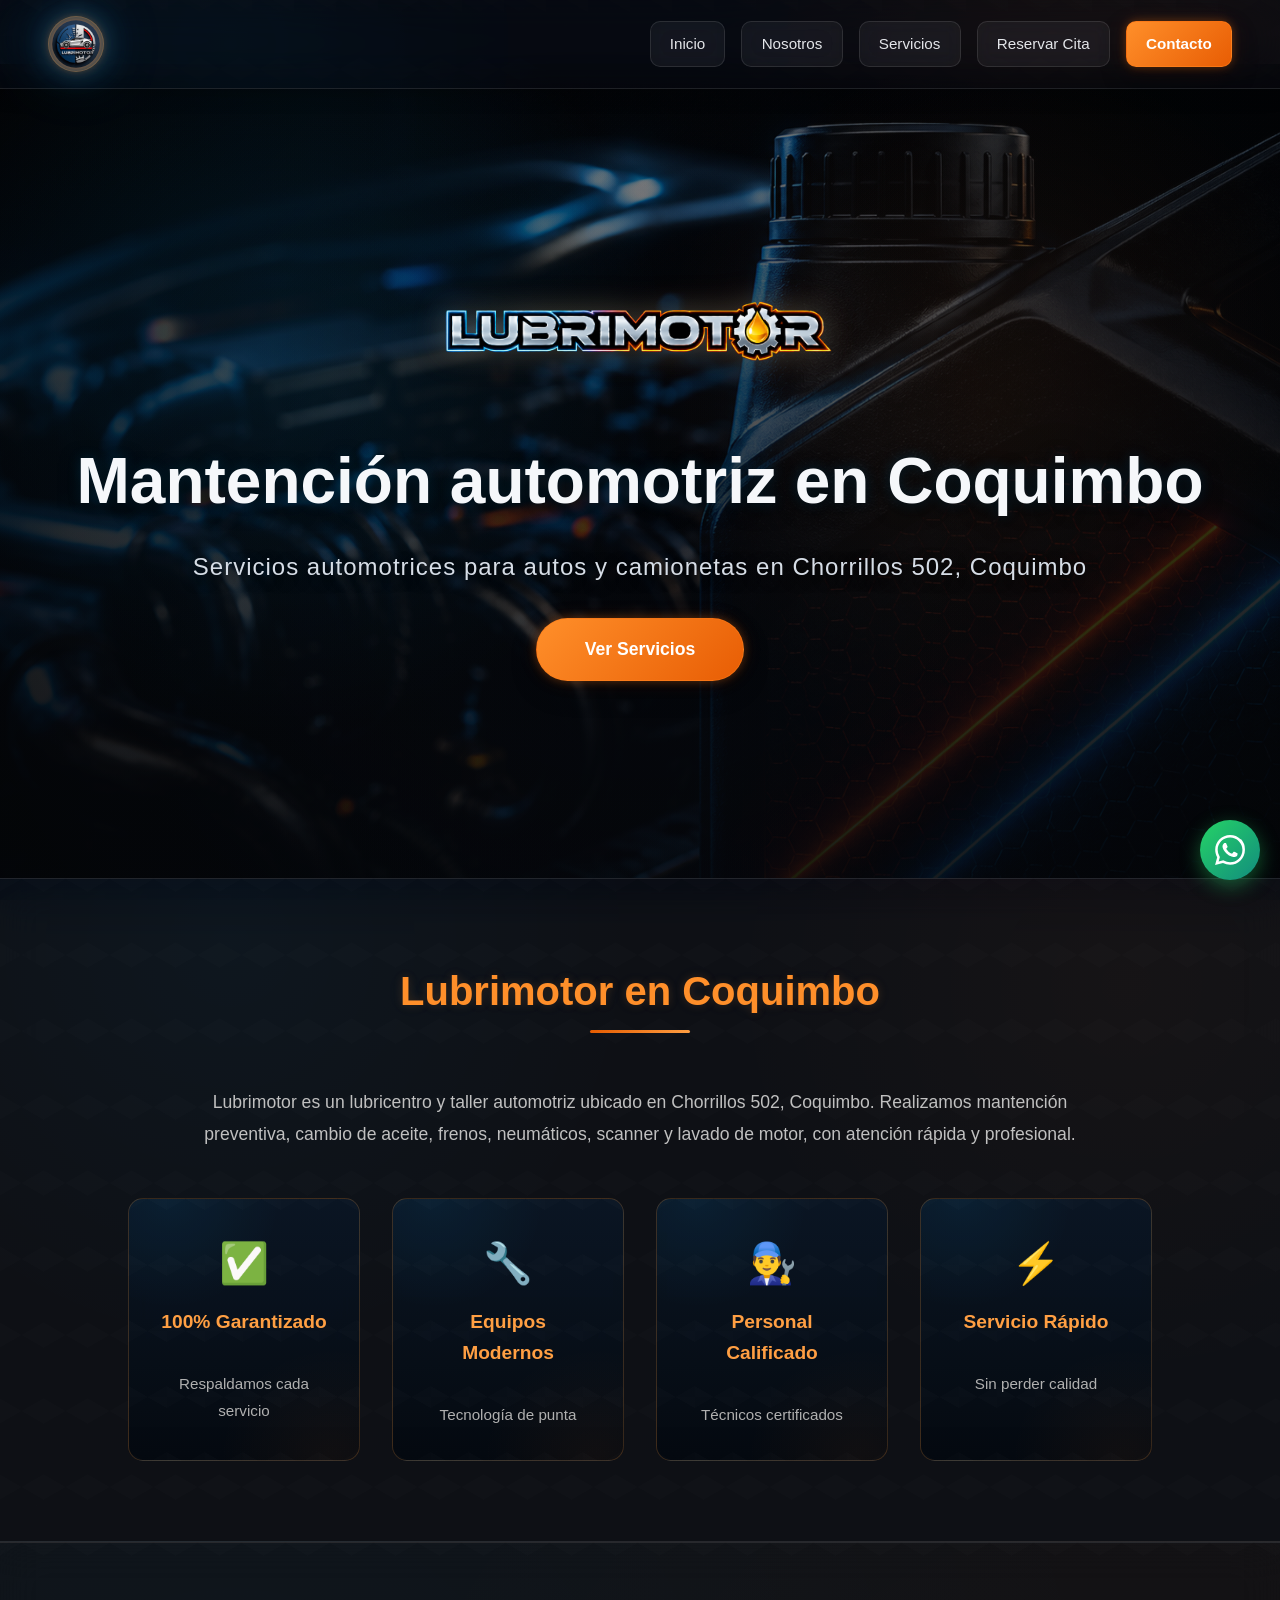
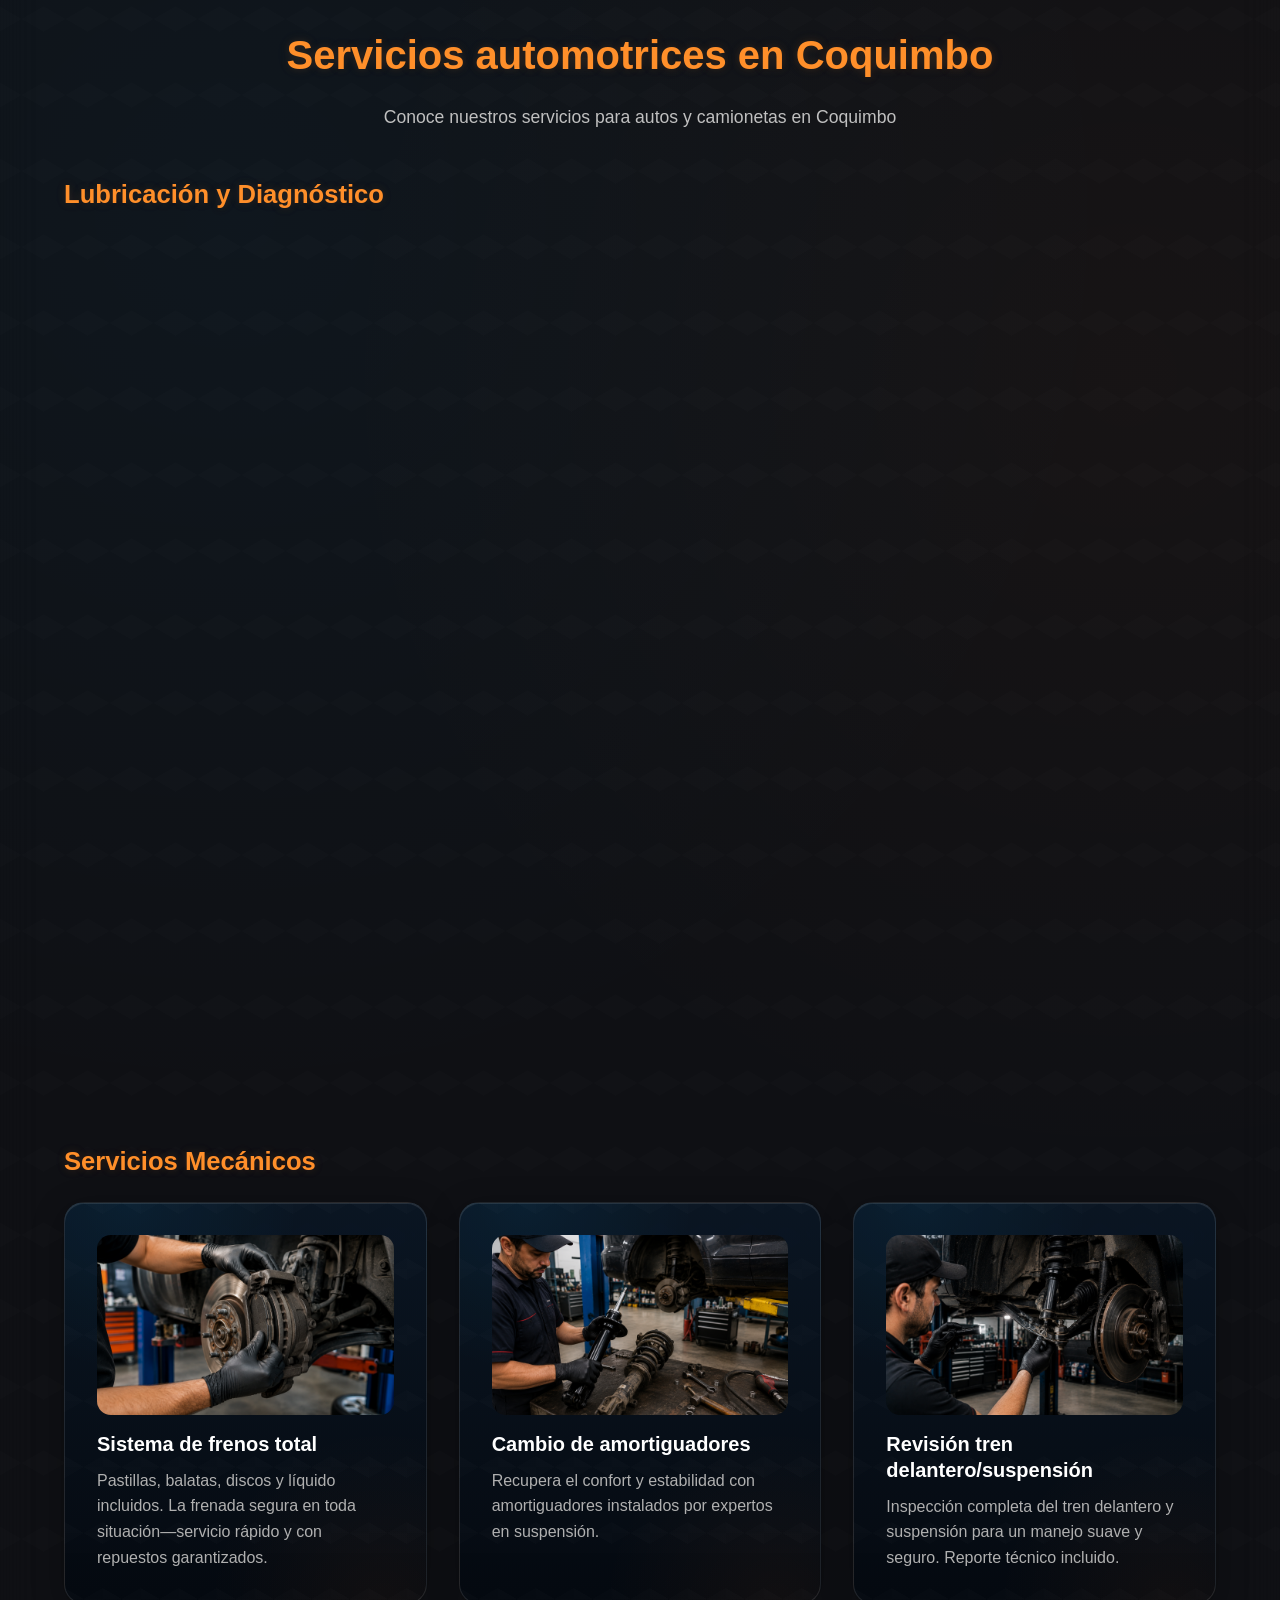
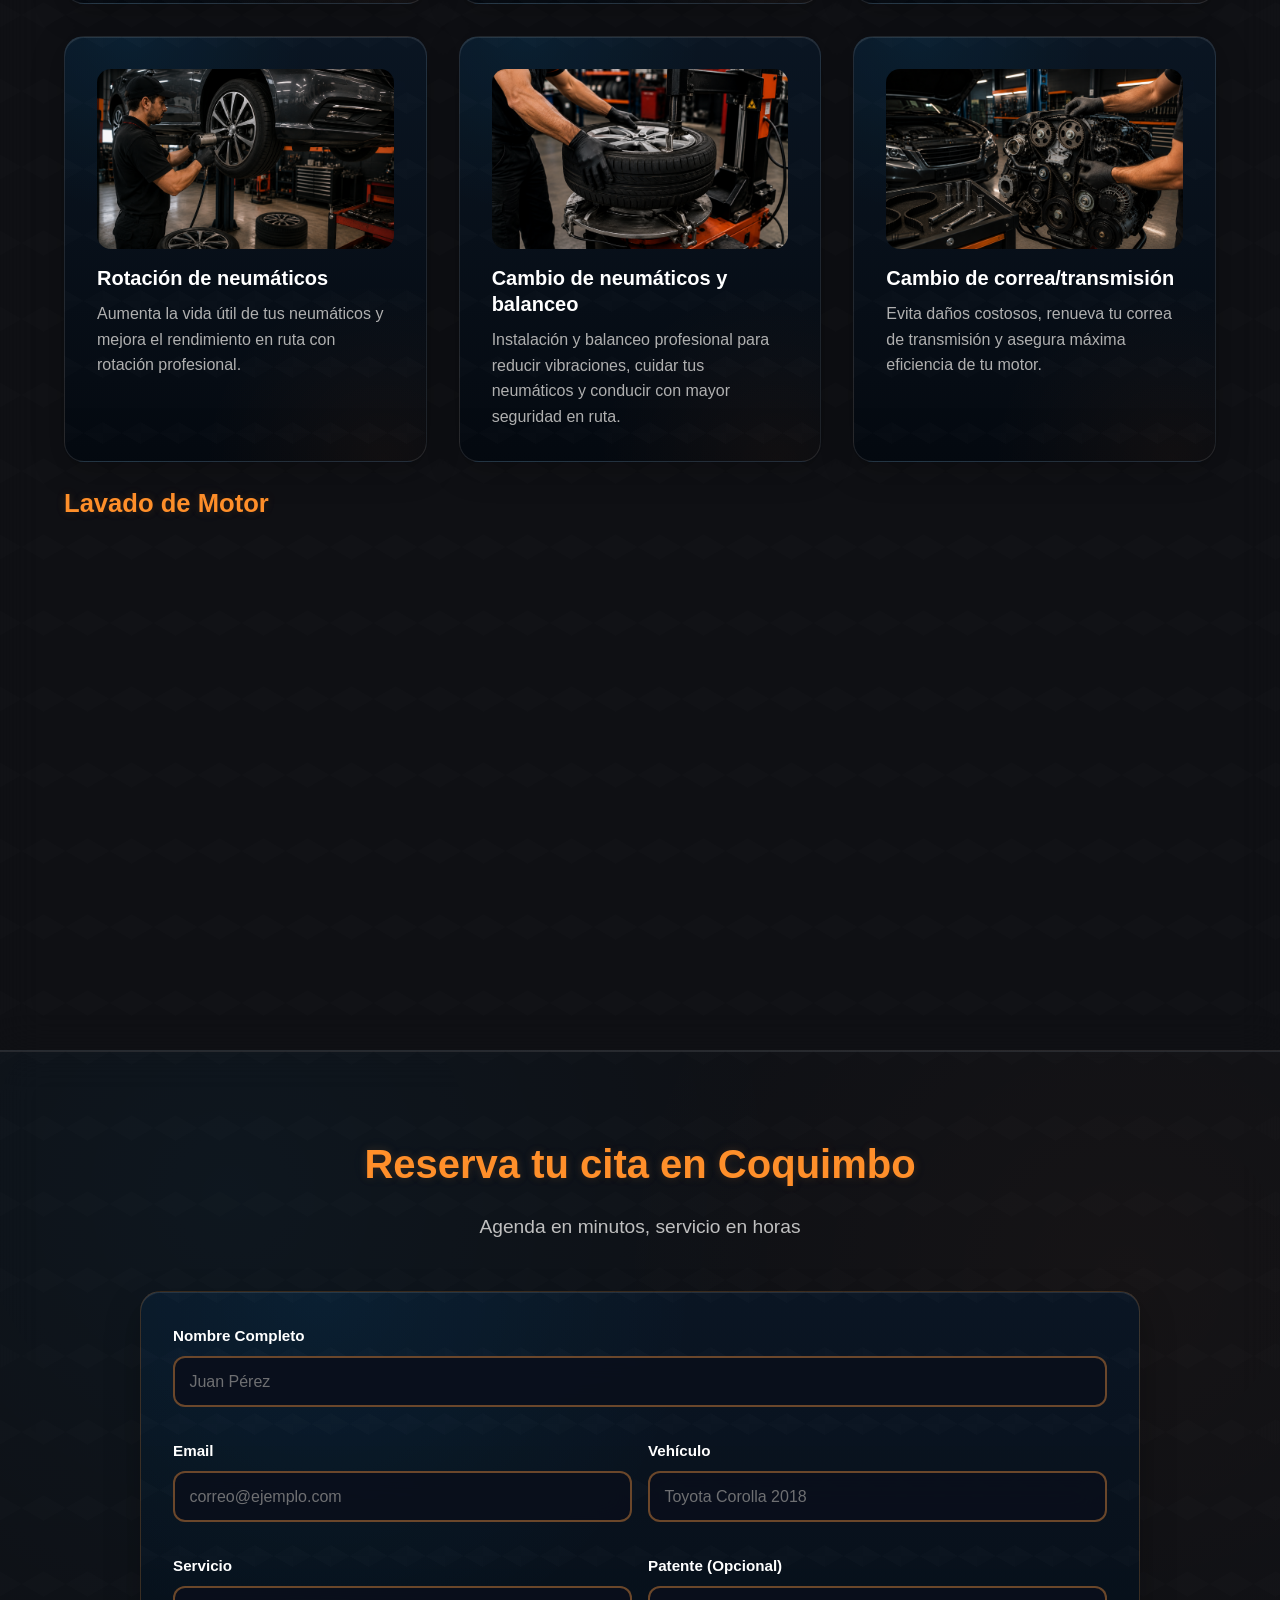
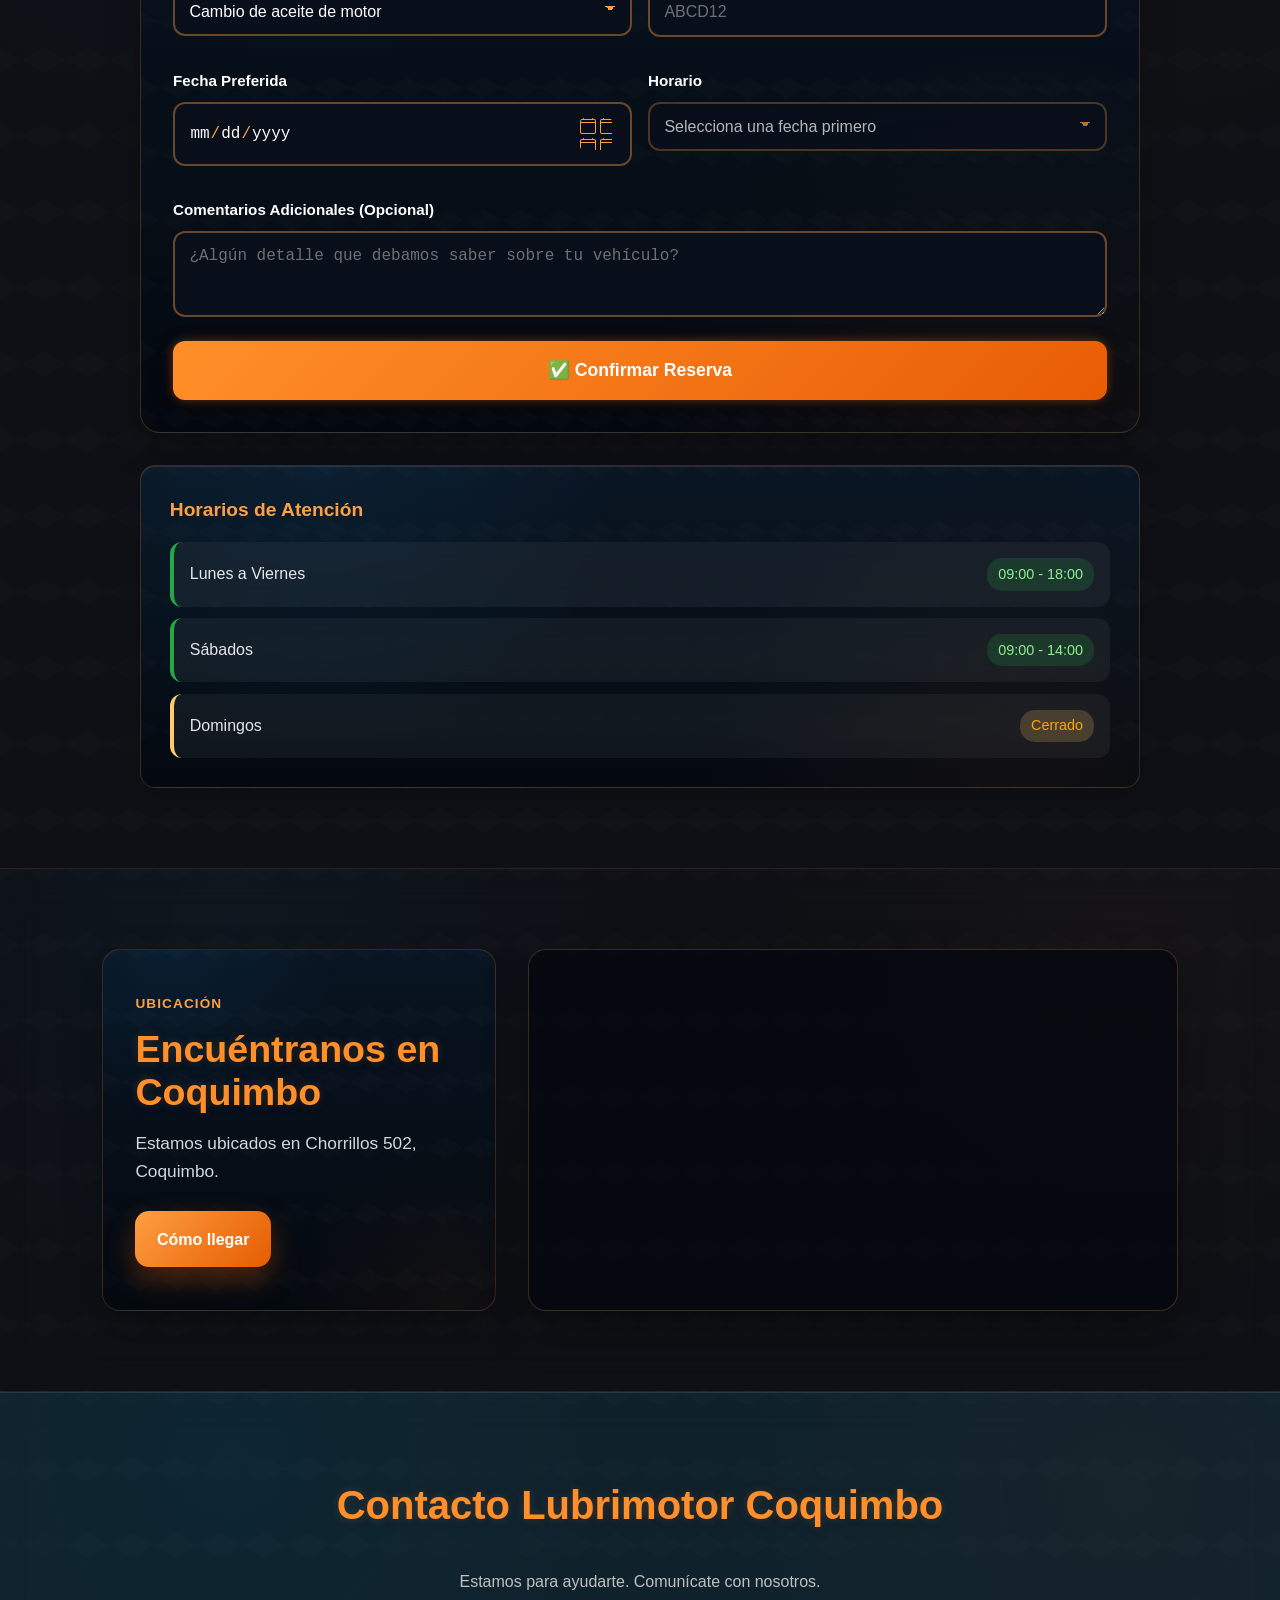
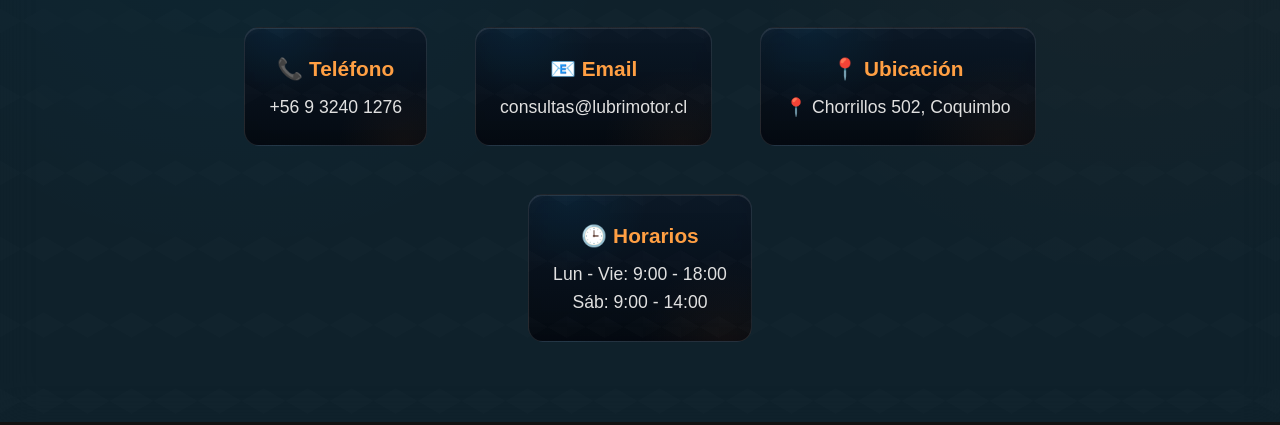
<file: index.html>
<!DOCTYPE html>
<html lang="es">
<head>
    <meta charset="UTF-8">
    <meta name="viewport" content="width=device-width, initial-scale=1.0">
    <title>Lubrimotor Coquimbo | Cambio de Aceite, Frenos, Scanner y Neumáticos</title>
    <meta name="description" content="Lubrimotor en Chorrillos 502, Coquimbo. Servicios automotrices para autos y camionetas: cambio de aceite, frenos, scanner, lavado de motor, neumáticos y balanceo.">
    <meta name="color-scheme" content="dark">

    <!-- Google Fonts -->
    <link rel="preconnect" href="https://fonts.googleapis.com">
    <link rel="preconnect" href="https://fonts.gstatic.com" crossorigin>
    <link href="https://fonts.googleapis.com/css2?family=Montserrat:wght@400;600;700;800&family=Open+Sans:wght@300;400;500;600&display=swap" rel="stylesheet">
    
    <link rel="stylesheet" href="styles.css">
</head>
<body class="home-page">

    <!-- NAVBAR -->
    <nav class="navbar" id="navbar">
        <div class="navbar-container">
            <div class="logo">
                <a href="#inicio" class="navbar-brand">
                    <img src="img/logo.jpg" alt="Lubrimotor Servicios Automotrices" class="navbar-logo-text">
                </a>
            </div>

            <div class="hamburger" id="hamburger">
                <span></span>
                <span></span>
                <span></span>
            </div>

            <div class="nav-menu" id="nav-menu">
                <a href="#inicio" class="nav-link">Inicio</a>
                <a href="#sobre-nosotros" class="nav-link">Nosotros</a>
                <a href="#servicios" class="nav-link">Servicios</a>
                <a href="#reservas" class="nav-link">Reservar Cita</a>
                <a href="#contacto" class="nav-link btn-cta">Contacto</a>
            </div>
        </div>
    </nav>

    <!-- HERO SECTION -->
    <section class="hero" id="inicio">
        <div class="hero-text">
            <img src="img/lubrimotor-logo-horizontal.png" alt="Lubrimotor Servicios Automotrices" class="hero-brand-logo">
            <h1>Mantención automotriz en Coquimbo</h1>
            <p>Servicios automotrices para autos y camionetas en Chorrillos 502, Coquimbo</p>
            <a href="#servicios" class="boton-hero">Ver Servicios</a>
        </div>
    </section>

    <!-- SOBRE NOSOTROS -->
    <section class="sobre-nosotros" id="sobre-nosotros">
        <h2>Lubrimotor en Coquimbo</h2>
        <p>Lubrimotor es un lubricentro y taller automotriz ubicado en Chorrillos 502, Coquimbo. Realizamos mantención preventiva, cambio de aceite, frenos, neumáticos, scanner y lavado de motor, con atención rápida y profesional.</p>

        <!-- CONFIANZA -->
        <div class="trust-section">
            <div class="trust-item">
                <div class="trust-icon">&#9989;</div>
                <h3>100% Garantizado</h3>
                <p>Respaldamos cada servicio</p>
            </div>
            <div class="trust-item">
                <div class="trust-icon">&#128295;</div>
                <h3>Equipos Modernos</h3>
                <p>Tecnología de punta</p>
            </div>
            <div class="trust-item">
                <div class="trust-icon">&#128104;&#8205;&#128295;</div>
                <h3>Personal Calificado</h3>
                <p>Técnicos certificados</p>
            </div>
            <div class="trust-item">
                <div class="trust-icon">&#9889;</div>
                <h3>Servicio Rápido</h3>
                <p>Sin perder calidad</p>
            </div>
        </div>
    </section>

    <!-- SERVICIOS -->
    <section class="servicios" id="servicios">
        <h2>Servicios automotrices en Coquimbo</h2>
        <p>Conoce nuestros servicios para autos y camionetas en Coquimbo</p>

        <!-- Lubricación y Diagnóstico -->
        <h3 class="servicio-titulo">Lubricación y Diagnóstico</h3>
        <div class="servicios-grid">
            <div class="service-card" onclick="window.location.href='paginas/servicio-cambio-aceite.html'" style="cursor: pointer;">
                <img src="img/CambioAceiteNuevo.png" alt="Cambio de aceite de motor en Coquimbo">
                <div class="card-content">
                    <h4>Cambio de aceite de motor</h4>
                    <p>Mantén el corazón de tu vehículo protegido con un cambio rápido y aceites premium. Incluye revisión de niveles y filtro nuevo para máxima seguridad.</p>
                </div>
            </div>

            <div class="service-card" onclick="window.location.href='paginas/servicio-cambio-aceite-caja.html'" style="cursor: pointer;">
                <img src="img/AceiteCajaCambiosNuevo.png" alt="Cambio de aceite en caja de cambios en Coquimbo">
                <div class="card-content">
                    <h4>Cambio de aceite en caja de cambios</h4>
                    <p>Evita grandes problemas en transmisión con un mantenimiento experto. Usamos lubricantes recomendados y realizamos inspección detallada.</p>
                </div>
            </div>

            <div class="service-card" onclick="window.location.href='paginas/servicio-aceite-diferencial-transferencia.html'" style="cursor: pointer;">
                <img src="img/AceiteDiferencialNuevo.png" alt="Aceite diferencial y transferencia en Coquimbo">
                <div class="card-content">
                    <h4>Aceite diferencial y transferencia</h4>
                    <p>Mejora la conducción y responde en cada curva. Cambiamos aceite de diferencial y transferencia con productos premium.</p>
                </div>
            </div>

            <div class="service-card" onclick="window.location.href='paginas/servicio-scanner-diagnostico.html'" style="cursor: pointer;">
                <img src="img/ScannerDiagnosticoNuevo.png" alt="Scanner y diagnóstico automotriz en Coquimbo">
                <div class="card-content">
                    <h4>Scanner y diagnóstico avanzado</h4>
                    <p>Detecta cualquier falla antes que sea problema. Scanner profesional y reporte electrónico detallado, ideal para mantenciones preventivas.</p>
                </div>
            </div>

            <div class="service-card" onclick="window.location.href='paginas/servicio-cambio-nivelacion-fluidos.html'" style="cursor: pointer;">
                <img src="img/NivelacionFluidosNuevo.png" alt="Cambio y nivelación de fluidos automotrices en Coquimbo">
                <div class="card-content">
                    <h4>Cambio y nivelación de fluidos</h4>
                    <p>Refrigerantes, hidráulicos y fluidos de freno revisados y cambiados por técnicos expertos. Seguridad y suavidad en tu conducción garantizadas.</p>
                </div>
            </div>
        </div>

        <br>

        <!-- Servicios Mecánicos -->
        <h3 class="servicio-titulo">Servicios Mecánicos</h3>
        <div class="servicios-grid">
            <div class="service-card" onclick="window.location.href='paginas/servicio-sistema-frenos.html'" style="cursor: pointer;">
                <img src="img/CambioSistemaFrenosNuevo.png" alt="Servicio de frenos para autos y camionetas en Coquimbo">
                <div class="card-content">
                    <h4>Sistema de frenos total</h4>
                    <p>Pastillas, balatas, discos y líquido incluidos. La frenada segura en toda situación—servicio rápido y con repuestos garantizados.</p>
                </div>
            </div>

            <div class="service-card" onclick="window.location.href='paginas/servicio-cambio-amortiguadores.html'" style="cursor: pointer;">
                <img src="img/CambioAmortiguadoresNuevo.png" alt="Cambio de amortiguadores en Coquimbo">
                <div class="card-content">
                    <h4>Cambio de amortiguadores</h4>
                    <p>Recupera el confort y estabilidad con amortiguadores instalados por expertos en suspensión.</p>
                </div>
            </div>

            <div class="service-card" onclick="window.location.href='paginas/servicio-tren-delantero-suspension.html'" style="cursor: pointer;">
                <img src="img/revisiontrendelanteroNuevo.png" alt="Revisión de tren delantero y suspensión en Coquimbo">
                <div class="card-content">
                    <h4>Revisión tren delantero/suspensión</h4>
                    <p>Inspección completa del tren delantero y suspensión para un manejo suave y seguro. Reporte técnico incluido.</p>
                </div>
            </div>

            <div class="service-card" onclick="window.location.href='paginas/servicio-rotacion-neumaticos.html'" style="cursor: pointer;">
                <img src="img/rotaciondeneumaticosnueva.png" alt="Rotación de neumáticos en Coquimbo">
                <div class="card-content">
                    <h4>Rotación de neumáticos</h4>
                    <p>Aumenta la vida útil de tus neumáticos y mejora el rendimiento en ruta con rotación profesional.</p>
                </div>
            </div>
            <div class="service-card" onclick="window.location.href='paginas/servicio-cambio-neumaticos-balanceo.html'" style="cursor: pointer;">
                <img src="img/CambioDeNeumatico.png" alt="Cambio de neumáticos y balanceo en Coquimbo">
                <div class="card-content">
                    <h4>Cambio de neumáticos y balanceo</h4>
                    <p>Instalación y balanceo profesional para reducir vibraciones, cuidar tus neumáticos y conducir con mayor seguridad en ruta.</p>
                </div>
            </div>
            <div class="service-card" onclick="window.location.href='paginas/servicio-cambio-correa-transmision.html'" style="cursor: pointer;">
                <img src="img/CambioCorreaTransmisionNuevo.png" alt="Cambio de correa y transmisión en Coquimbo">
                <div class="card-content">
                    <h4>Cambio de correa/transmisión</h4>
                    <p>Evita daños costosos, renueva tu correa de transmisión y asegura máxima eficiencia de tu motor.</p>
                </div>
            </div>
        </div>

        <br>

        <!-- Lavado de Motor -->
        <h3 class="servicio-titulo">Lavado de Motor</h3>
        <div class="servicios-grid">
            <div class="service-card" onclick="window.location.href='paginas/servicio-lavado-express.html'" style="cursor: pointer;">
                <img src="img/LavadoMotorExpress.png" alt="Lavado express de motor en Coquimbo">
                <div class="card-content">
                    <h4>Lavado Express</h4>
                    <p>Limpieza a vapor rápida por encima, desengrasante y mangueras frescas. Tu motor se ve y funciona mejor en minutos.</p>
                </div>
            </div>

            <div class="service-card" onclick="window.location.href='paginas/servicio-lavado-standard.html'" style="cursor: pointer;">
                <img src="img/LavadoDeMotorStandard.png" alt="Lavado standard de motor en Coquimbo">
                <div class="card-content">
                    <h4>Lavado Standard</h4>
                    <p>Limpieza profunda por arriba y abajo, renovador de plásticos y capó. Ideal para mantenciones regulares.</p>
                </div>
            </div>

            <div class="service-card" onclick="window.location.href='paginas/servicio-lavado-premium.html'" style="cursor: pointer;">
                <img src="img/LavadoDeMotorPremium.png" alt="Lavado premium de motor en Coquimbo">
                <div class="card-content">
                    <h4>Lavado Premium</h4>
                    <p>Incluye limpieza especializada tren delantero, chasis y mangueras con desengrasante industrial. Motor protegido y visual impecable; lavado exterior incluido.</p>
                </div>
            </div>
        </div>
    </section>

    <!-- SISTEMA DE RESERVAS -->
    <section class="citas-online" id="reservas">
        <div class="container">
            <h2>Reserva tu cita en Coquimbo</h2>
            <p>Agenda en minutos, servicio en horas</p>

            <form class="formulario-citas" id="booking-form">
                <div class="form-row">
                    <div class="form-group">
                        <label for="nombre">Nombre Completo</label>
                        <input type="text" id="nombre" name="nombre" placeholder="Juan Pérez" required>
                    </div>
                </div>

                <div class="form-row">
                    <div class="form-group">
                        <label for="email">Email</label>
                        <input type="email" id="email" name="email" placeholder="correo@ejemplo.com" required>
                    </div>

                    <div class="form-group">
                        <label for="vehiculo">Vehículo</label>
                        <input type="text" id="vehiculo" name="vehiculo" placeholder="Toyota Corolla 2018" required>
                    </div>
                </div>

                <div class="form-row">
                    <div class="form-group">
                        <label for="servicio">Servicio</label>
                        <select id="servicio" name="servicio" required>
                            <option value="cambio-aceite-motor">Cambio de aceite de motor</option>
                            <option value="cambio-aceite-caja">Cambio de aceite en caja de cambios</option>
                            <option value="aceite-diferencial">Aceite diferencial y transferencia</option>
                            <option value="scanner-diagnostico">Scanner y diagnóstico avanzado</option>
                            <option value="fluido-cambio">Cambio y nivelación de fluidos</option>
                            <!-- Servicios Mecánicos -->
                            <option value="frenos-total">Sistema de frenos total</option>
                            <option value="amortiguadores">Cambio de amortiguadores</option>
                            <option value="tren-delantero">Revisión tren delantero/suspensión</option>
                            <option value="rotacion-neumaticos">Rotación de neumáticos</option>
                            <option value="cambio-neumaticos-balanceo">Cambio de neumáticos y balanceo</option>
                            <option value="correa-transmision">Cambio de correa/transmisión</option>
                            <!-- Lavado de Motor -->
                            <option value="lavado-express">Lavado Express</option>
                            <option value="lavado-standard">Lavado Standard</option>
                            <option value="lavado-premium">Lavado Premium</option>
                        </select>
                    </div>

                    <div class="form-group">
                        <label for="patente">Patente (Opcional)</label>
                        <input type="text" id="patente" name="patente" placeholder="ABCD12">
                    </div>
                </div>

                <div class="form-row">
                    <div class="form-group">
                        <label for="fecha">Fecha Preferida</label>
                        <input type="date" id="fecha" name="fecha" required>
                    </div>

                    <div class="form-group">
                        <label for="hora">Horario</label>
                        <select id="hora" name="hora" required>
                            <option value="">Seleccióna horario</option>
                            <option value="09:00">09:00 AM</option>
                            <option value="10:00">10:00 AM</option>
                            <option value="11:00">11:00 AM</option>
                            <option value="12:00">12:00 PM</option>
                            <option value="13:00">01:00 PM</option>
                            <option value="14:00">02:00 PM</option>
                            <option value="15:00">03:00 PM</option>
                            <option value="16:00">04:00 PM</option>
                            <option value="17:00">05:00 PM</option>
                        </select>
                    </div>
                </div>

                <div class="form-group">
                    <label for="comentarios">Comentarios Adicionales (Opcional)</label>
                    <textarea id="comentarios" name="comentarios" rows="3" placeholder="¿Algún detalle que debamos saber sobre tu vehículo?"></textarea>
                </div>

                <button type="submit" class="btn-reservar">✅ Confirmar Reserva</button>
            </form>

            <div class="disponibilidad">
                <h3>Horarios de Atención</h3>
                <div class="horarios-disponibles">
                    <div class="horario-item disponible">
                        <span>Lunes a Viernes</span>
                        <span class="status">09:00 - 18:00</span>
                    </div>
                    <div class="horario-item disponible">
                        <span>Sábados</span>
                        <span class="status">09:00 - 14:00</span>
                    </div>
                    <div class="horario-item ocupado">
                        <span>Domingos</span>
                        <span class="status">Cerrado</span>
                    </div>
                </div>
            </div>
        </div>
    </section>

    <!-- UBICACION -->
    <section class="ubicacion" id="ubicacion">
        <div class="ubicacion-container">
            <div class="ubicacion-content">
                <span class="ubicacion-label">Ubicación</span>
                <h2>Encuéntranos en Coquimbo</h2>
                <p>Estamos ubicados en Chorrillos 502, Coquimbo.</p>
                <a href="https://www.google.com/maps/place/LubriMotor/@-29.9668901,-71.3257162,19z/data=!4m6!3m5!1s0x9691c9198085ee0f:0xff0e93da027ea741!8m2!3d-29.9670055!4d-71.3257167!16s%2Fg%2F11ggm9349y?entry=ttu&g_ep=EgoyMDI2MDUyNy4wIKXMDSoASAFQAw%3D%3D" target="_blank" rel="noopener" class="btn-maps">Cómo llegar</a>
            </div>
            <div class="mapa-ubicacion" aria-label="Mapa de LubriMotor en Chorrillos 502, Coquimbo">
                <iframe
                    src="https://www.google.com/maps?q=LubriMotor%20Chorrillos%20502%20Coquimbo&output=embed"
                    width="600"
                    height="450"
                    style="border:0;"
                    allowfullscreen=""
                    loading="lazy"
                    referrerpolicy="no-referrer-when-downgrade"
                    title="Mapa de LubriMotor en Chorrillos 502, Coquimbo"></iframe>
            </div>
        </div>
    </section>

    <!-- CONTACTO -->
    <section class="contacto" id="contacto">
        <h2>Contacto Lubrimotor Coquimbo</h2>
        <p>Estamos para ayudarte. Comunícate con nosotros.</p>

        <div class="contacto-info">
            <div class="contacto-item">
                <h3>📞 Teléfono</h3>
                <p>+56 9 3240 1276</p>
            </div>
            <div class="contacto-item">
                <h3>📧 Email</h3>
                <p>consultas@lubrimotor.cl</p>
            </div>
            <div class="contacto-item">
                <h3>📍 Ubicación</h3>
                <p><a href="https://www.google.com/maps/place/LubriMotor/@-29.9668901,-71.3257162,19z/data=!4m6!3m5!1s0x9691c9198085ee0f:0xff0e93da027ea741!8m2!3d-29.9670055!4d-71.3257167!16s%2Fg%2F11ggm9349y?entry=ttu&g_ep=EgoyMDI2MDUyNy4wIKXMDSoASAFQAw%3D%3D" target="_blank" rel="noopener">📍 Chorrillos 502, Coquimbo</a></p>
            </div>
            <div class="contacto-item">
                <h3>🕒 Horarios</h3>
                <p>Lun - Vie: 9:00 - 18:00<br>Sáb: 9:00 - 14:00</p>
            </div>
        </div>
    </section>

    <!-- WIDGET WHATSAPP -->
    <div class="whatsapp-widget">
        <div class="whatsapp-button" onclick="toggleWhatsAppChat()">
            <svg width="30" height="30" viewBox="0 0 24 24" fill="white">
                <path d="M17.472 14.382c-.297-.149-1.758-.867-2.03-.967-.273-.099-.471-.148-.67.15-.197.297-.767.966-.94 1.164-.173.199-.347.223-.644.075-.297-.15-1.255-.463-2.39-1.475-.883-.788-1.48-1.761-1.653-2.059-.173-.297-.018-.458.13-.606.134-.133.298-.347.446-.52.149-.174.198-.298.298-.497.099-.198.05-.371-.025-.52-.075-.149-.669-1.612-.916-2.207-.242-.579-.487-.5-.669-.51-.173-.008-.371-.01-.57-.01-.198 0-.52.074-.792.372-.272.297-1.04 1.016-1.04 2.479 0 1.462 1.065 2.875 1.213 3.074.149.198 2.096 3.2 5.077 4.487.709.306 1.262.489 1.694.625.712.227 1.36.195 1.871.118.571-.085 1.758-.719 2.006-1.413.248-.694.248-1.289.173-1.413-.074-.124-.272-.198-.57-.347m-5.421 7.403h-.004a9.87 9.87 0 01-5.031-1.378l-.361-.214-3.741.982.998-3.648-.235-.374a9.86 9.86 0 01-1.51-5.26c.001-5.45 4.436-9.884 9.888-9.884 2.64 0 5.122 1.03 6.988 2.898a9.825 9.825 0 012.893 6.994c-.003 5.45-4.437 9.884-9.885 9.884m8.413-18.297A11.815 11.815 0 0012.05 0C5.495 0 .16 5.335.157 11.892c0 2.096.547 4.142 1.588 5.945L.057 24l6.305-1.654a11.882 11.882 0 005.683 1.448h.005c6.554 0 11.890-5.335 11.893-11.893A11.821 11.821 0 0020.885 3.488"/>
            </svg>
        </div>

        <div class="whatsapp-chat" id="whatsappChat">
            <div class="chat-header">
                <div class="chat-info">
                    <div class="chat-avatar">
                        <img src="img/logo.jpg" alt="Lubrimotor en Chorrillos 502, Coquimbo">
                    </div>
                    <div class="chat-details">
                        <h4>Lubrimotor</h4>
                        <span class="status">En línea</span>
                    </div>
                </div>
                <button class="close-chat" onclick="toggleWhatsAppChat()">×</button>
            </div>
            <div class="chat-body">
                <div class="message">
                    <div class="bot-message">
                        <p>¡Hola! Bienvenido a Lubrimotor.</p>
                        <p>¿En qué podemos ayudarte hoy?</p>
                        <small>Respuesta inmediata</small>
                    </div>
                </div>
                <div class="quick-buttons">
                    <button class="quick-btn" onclick="sendQuickMessage('Información sobre servicios')">🔧 Ver Servicios</button>
                    <button class="quick-btn" onclick="sendQuickMessage('Quiero agendar una cita')">📅 Agendar Cita</button>
                    <button class="quick-btn" onclick="sendQuickMessage('Consulta sobre precios')">💰 Precios</button>
                    <button class="quick-btn" onclick="sendQuickMessage('¿Dónde están ubicados?')">📍 Ubicación</button>
                </div>
            </div>
            <div class="chat-footer">
                <a href="https://wa.me/56932401276?text=Hola%2C%20necesito%20información%20sobre%20Lubrimotor" target="_blank" class="start-chat-btn">
                    <svg width="20" height="20" viewBox="0 0 24 24" fill="white">
                        <path d="M17.472 14.382c-.297-.149-1.758-.867-2.03-.967-.273-.099-.471-.148-.67.15-.197.297-.767.966-.94 1.164-.173.199-.347.223-.644.075-.297-.15-1.255-.463-2.39-1.475-.883-.788-1.48-1.761-1.653-2.059-.173-.297-.018-.458.13-.606.134-.133.298-.347.446-.52.149-.174.198-.298.298-.497.099-.198.05-.371-.025-.52-.075-.149-.669-1.612-.916-2.207-.242-.579-.487-.5-.669-.51-.173-.008-.371-.01-.57-.01-.198 0-.52.074-.792.372-.272.297-1.04 1.016-1.04 2.479 0 1.462 1.065 2.875 1.213 3.074.149.198 2.096 3.2 5.077 4.487.709.306 1.262.489 1.694.625.712.227 1.36.195 1.871.118.571-.085 1.758-.719 2.006-1.413.248-.694.248-1.289.173-1.413-.074-.124-.272-.198-.57-.347m-5.421 7.403h-.004a9.87 9.87 0 01-5.031-1.378l-.361-.214-3.741.982.998-3.648-.235-.374a9.86 9.86 0 01-1.51-5.26c.001-5.45 4.436-9.884 9.888-9.884 2.64 0 5.122 1.03 6.988 2.898a9.825 9.825 0 012.893 6.994c-.003 5.45-4.437 9.884-9.885 9.884m8.413-18.297A11.815 11.815 0 0012.05 0C5.495 0 .16 5.335.157 11.892c0 2.096.547 4.142 1.588 5.945L.057 24l6.305-1.654a11.882 11.882 0 005.683 1.448h.005c6.554 0 11.890-5.335 11.893-11.893A11.821 11.821 0 0020.885 3.488"/>
                    </svg>
                    Iniciar Conversación
                </a>
            </div>
        </div>
    </div>

    <div class="mobile-reserva-bar" aria-label="Reserva rápida">
        <span>Agenda tu cita</span>
        <a href="#reservas">Reservar</a>
    </div>

    <script src="script.js"></script>
</body>
</html>
</file>
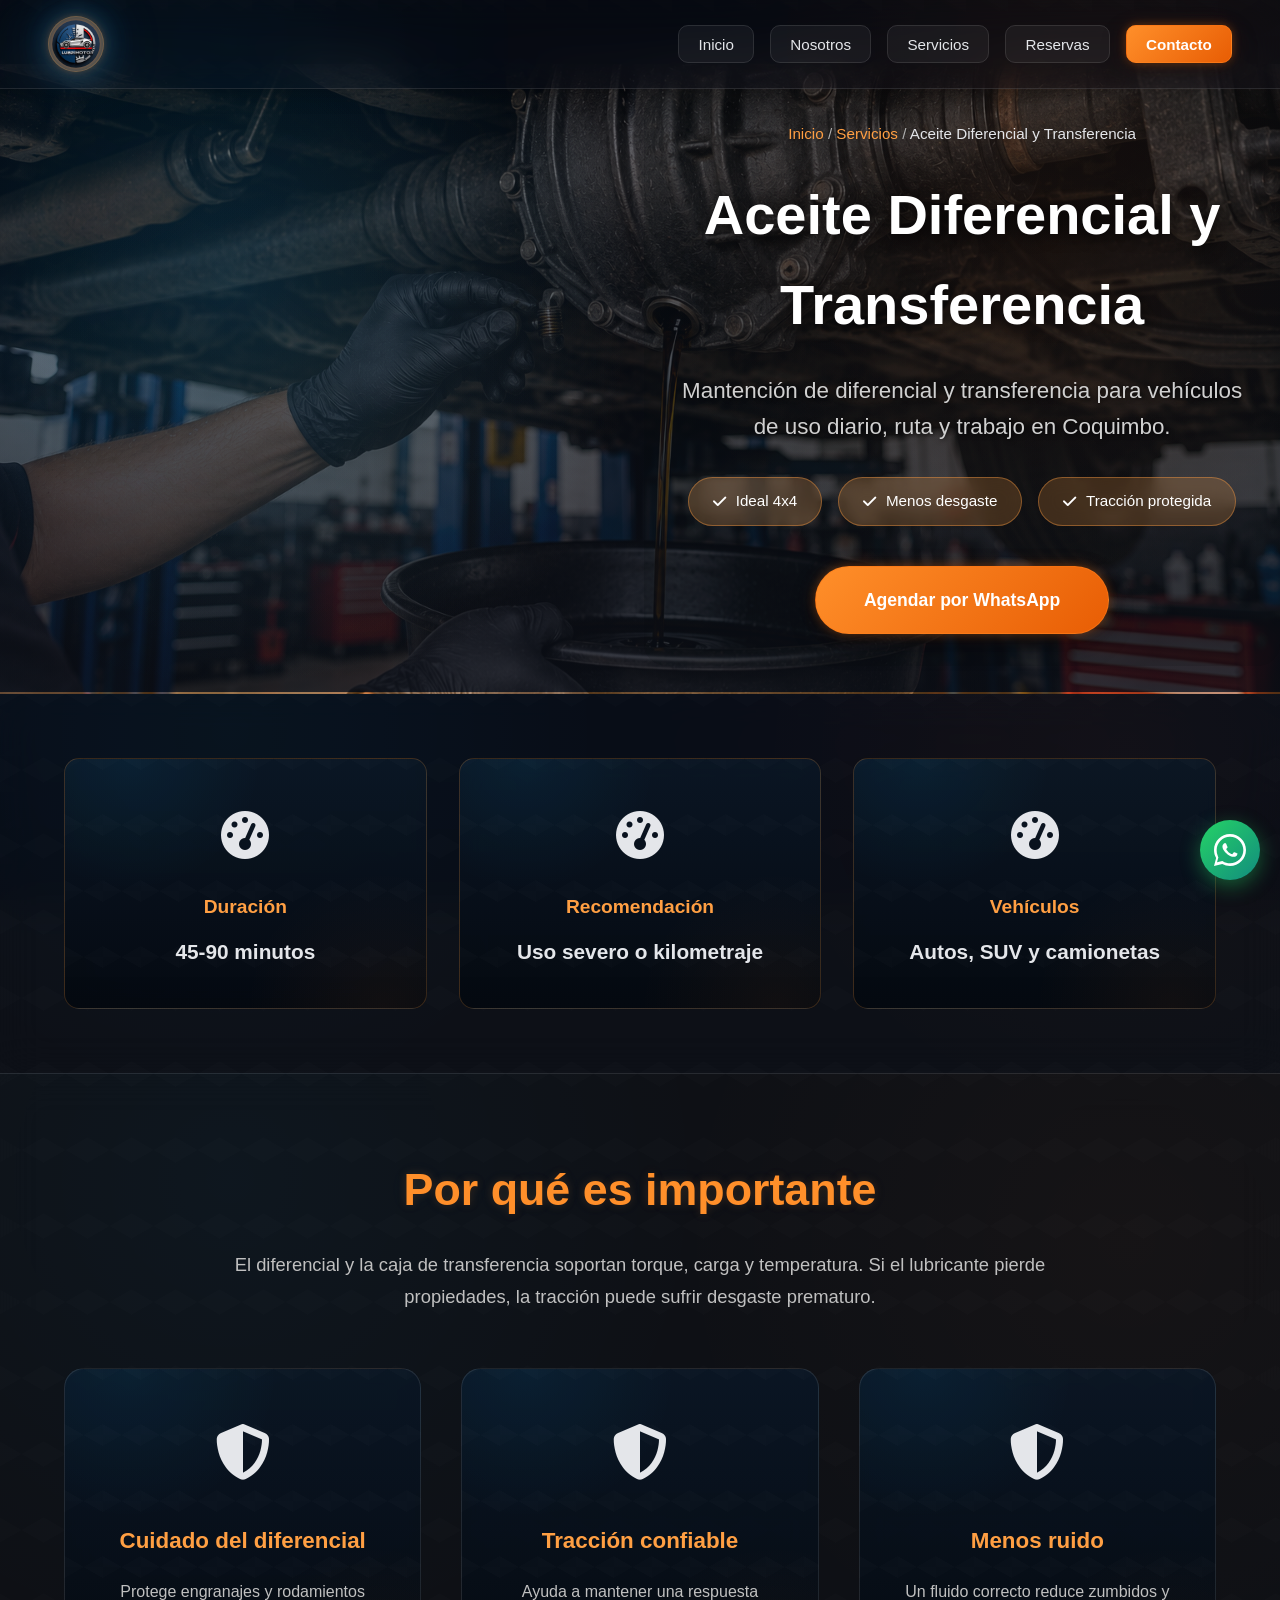
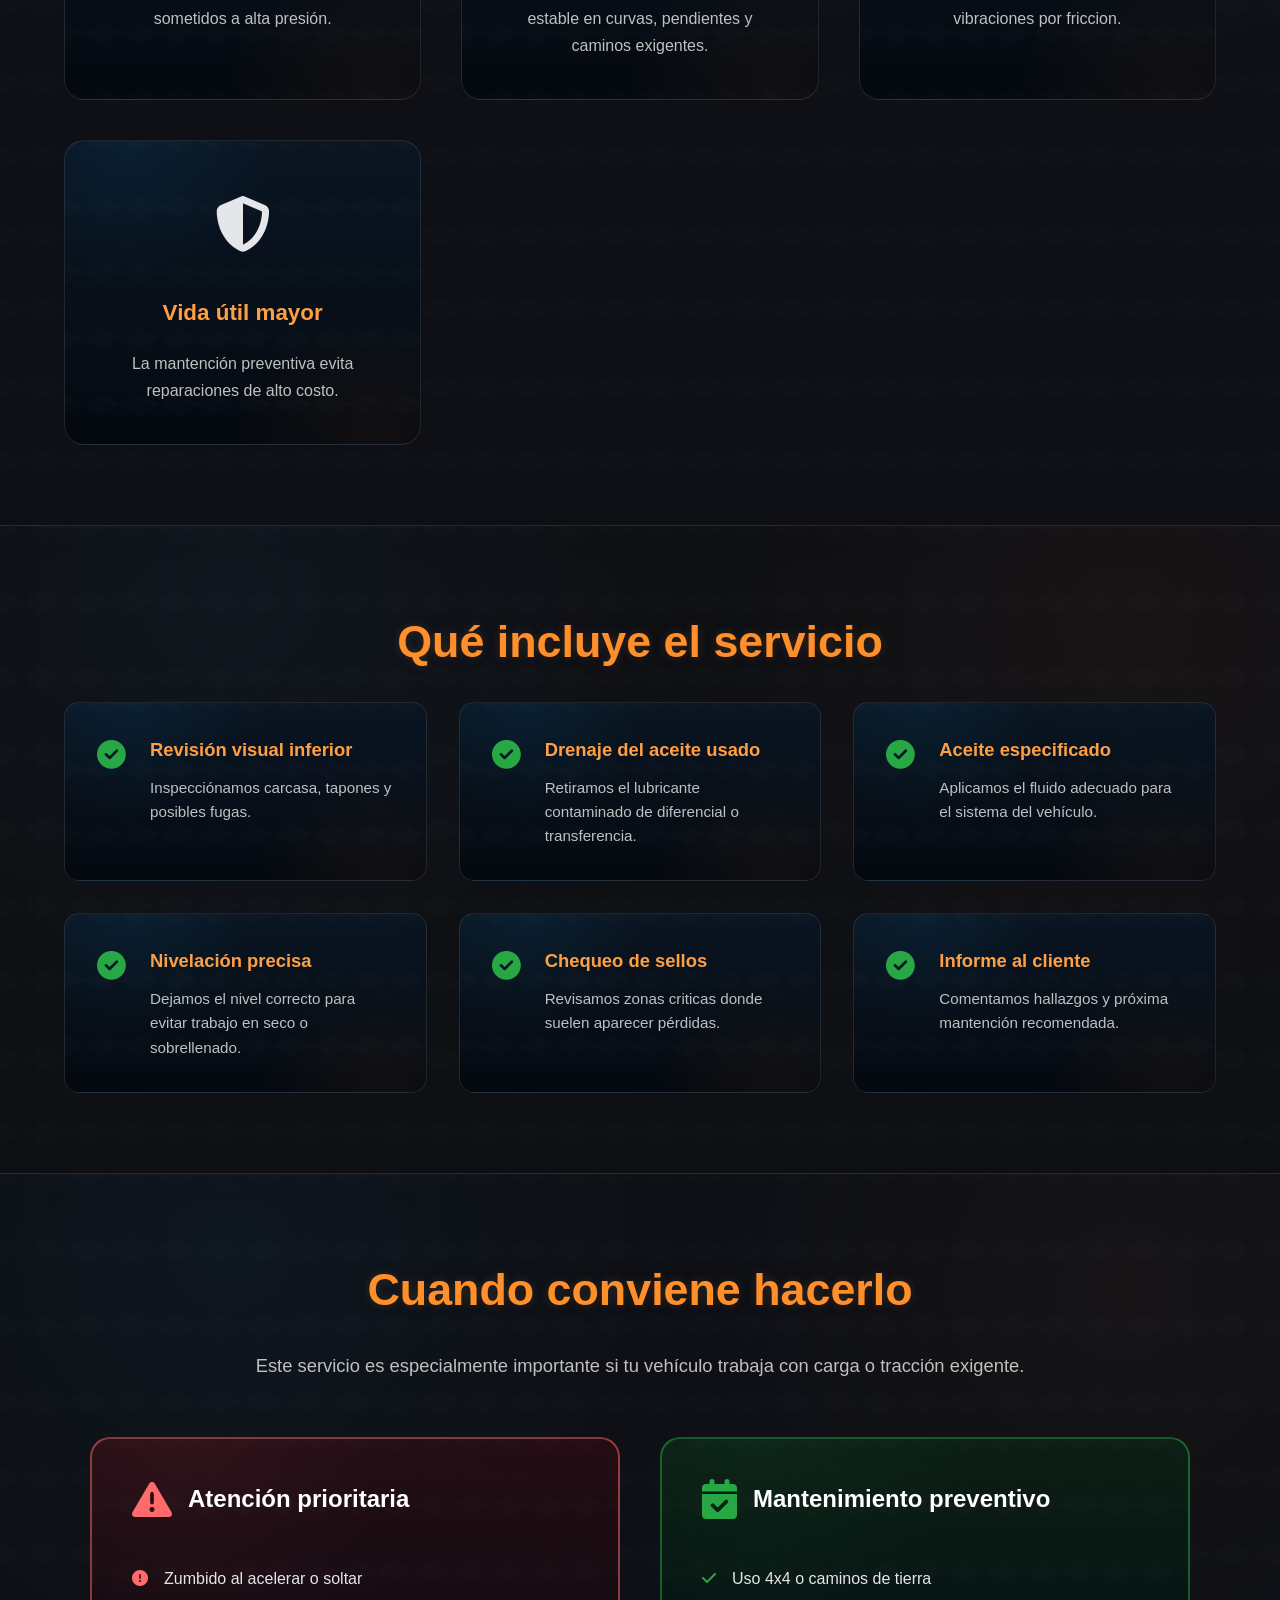
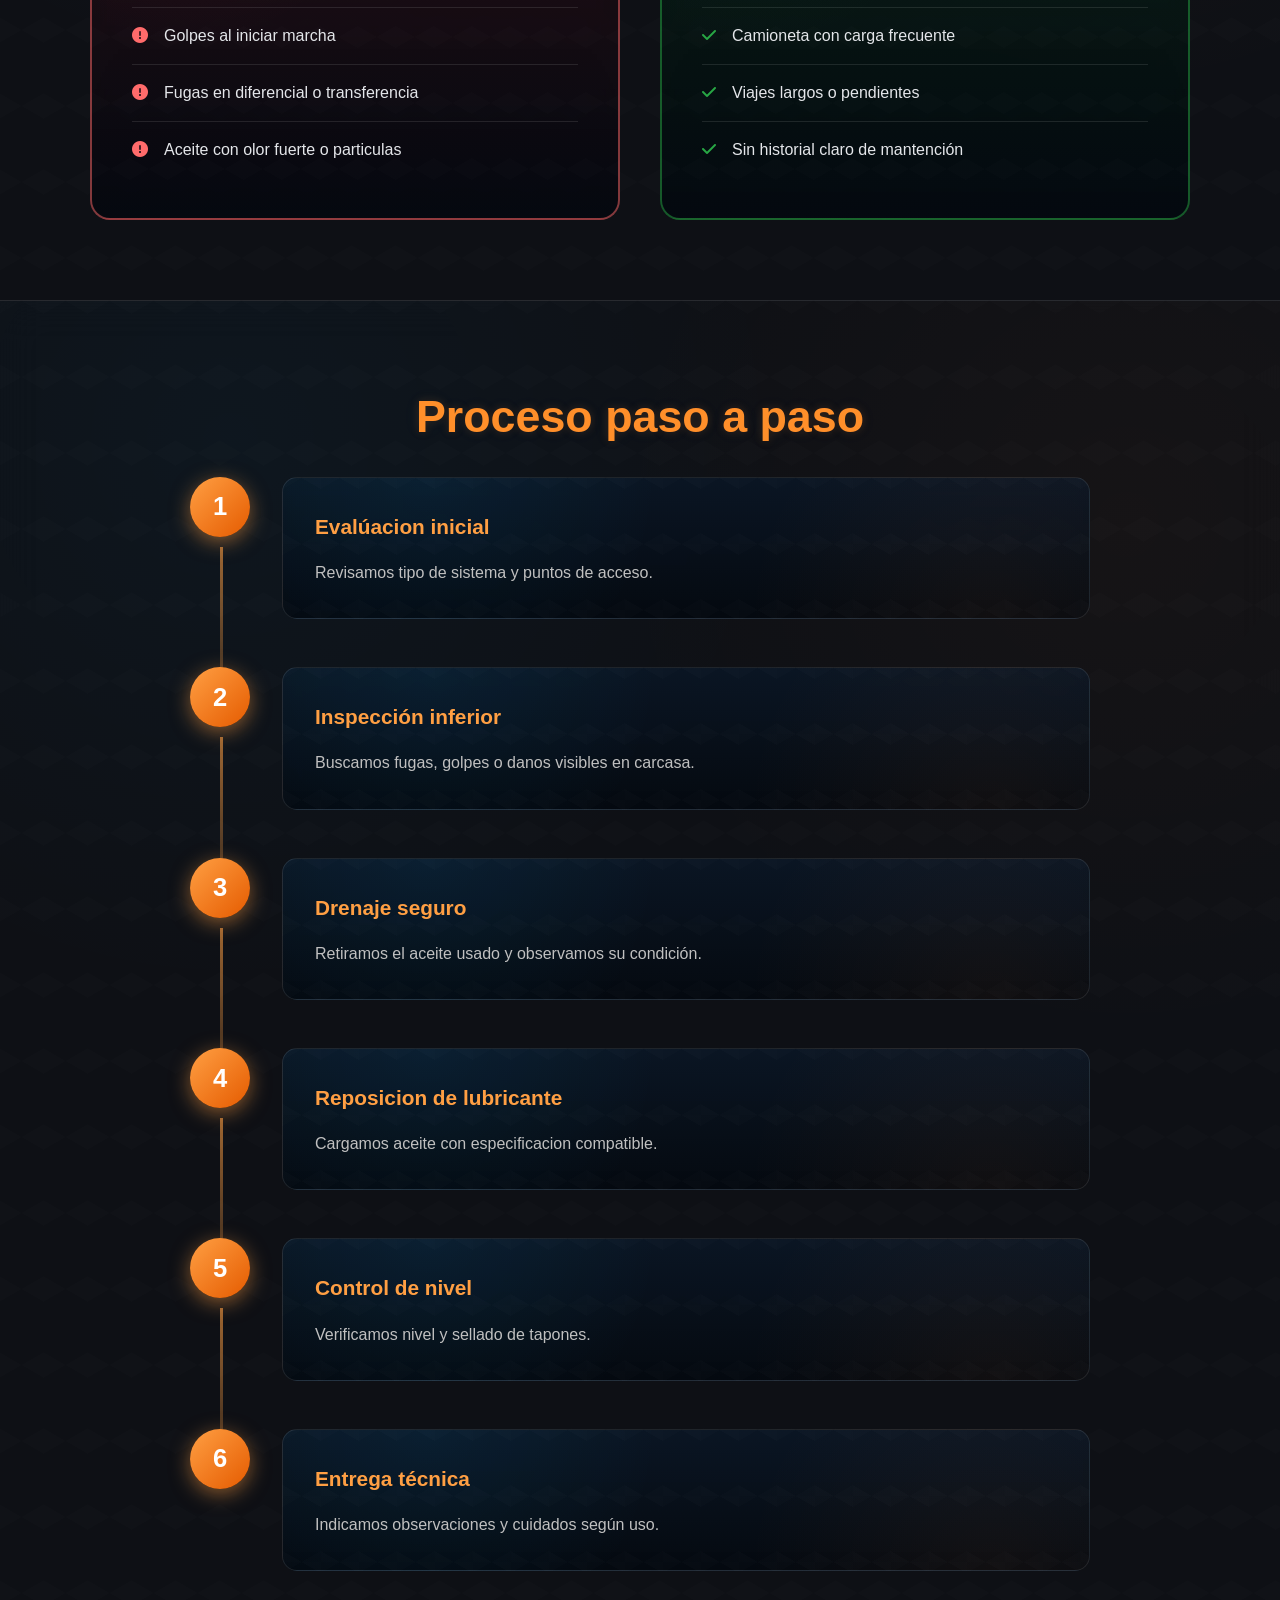
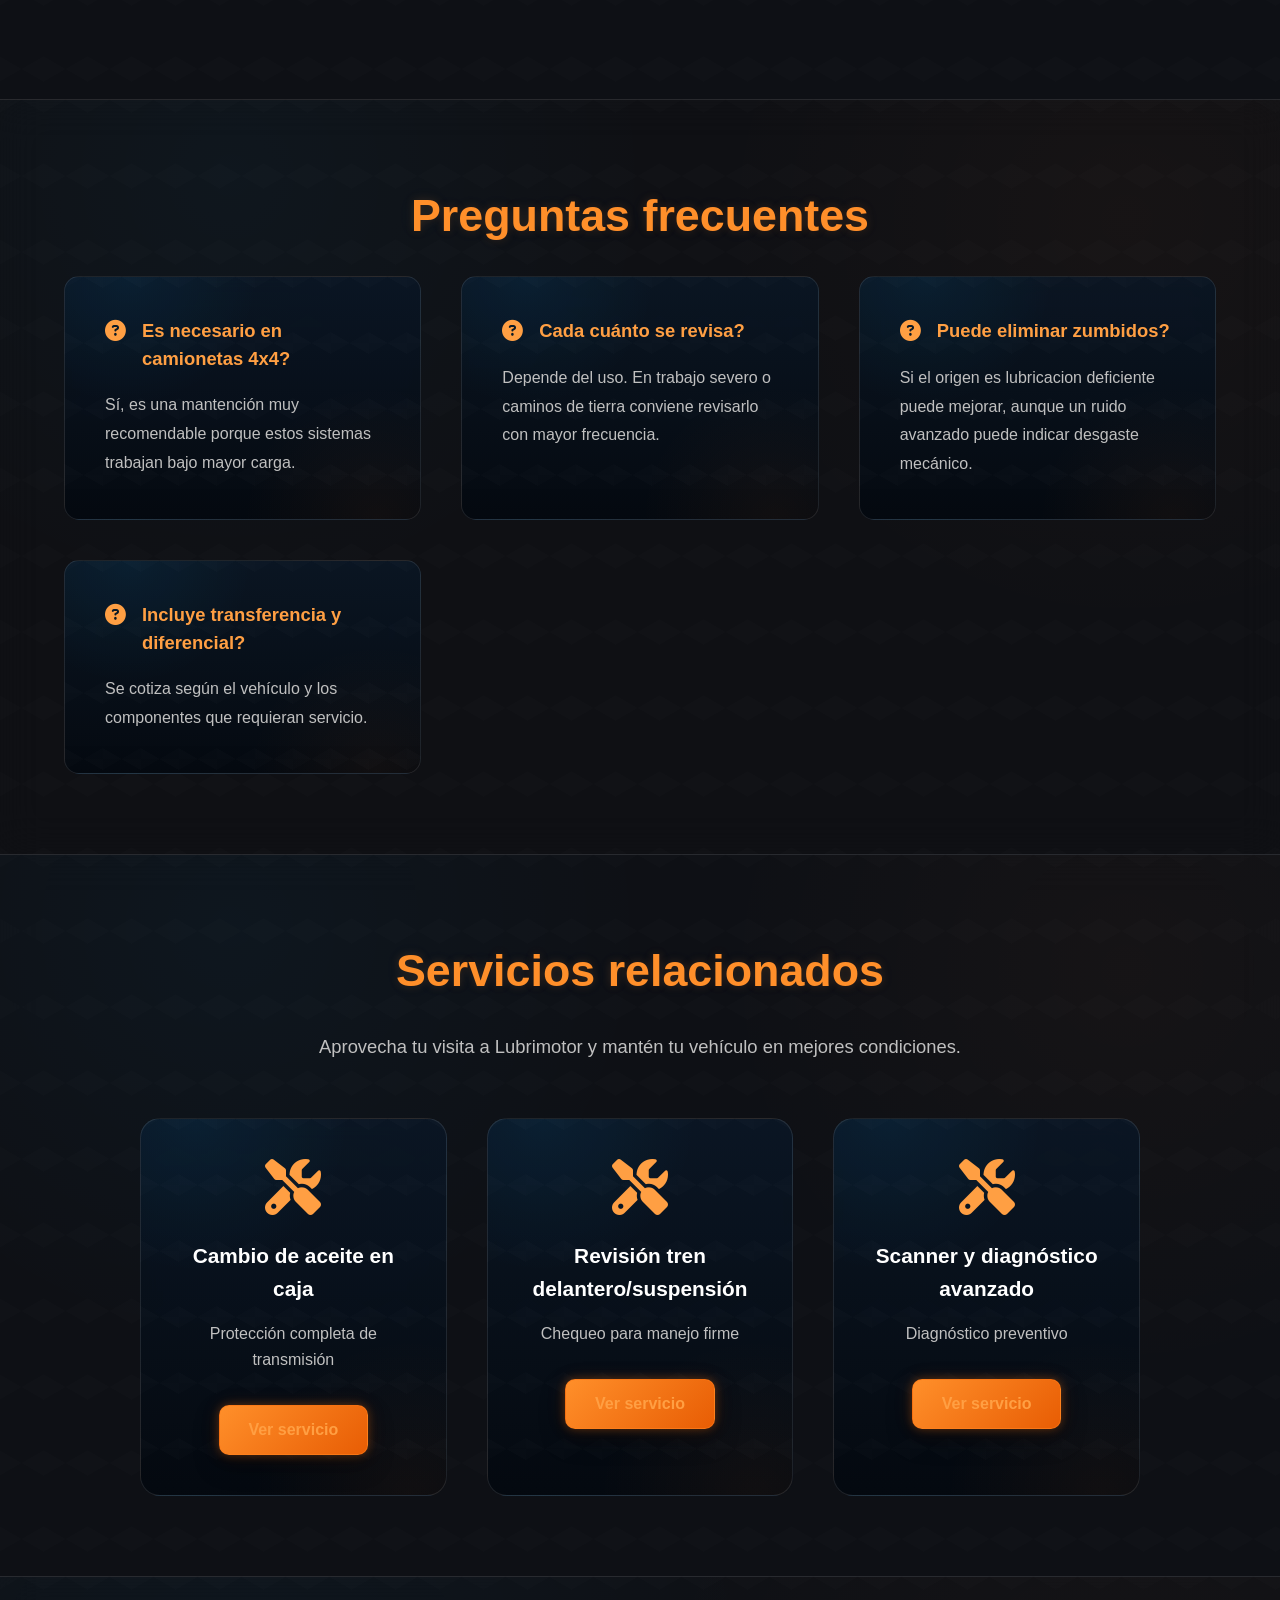
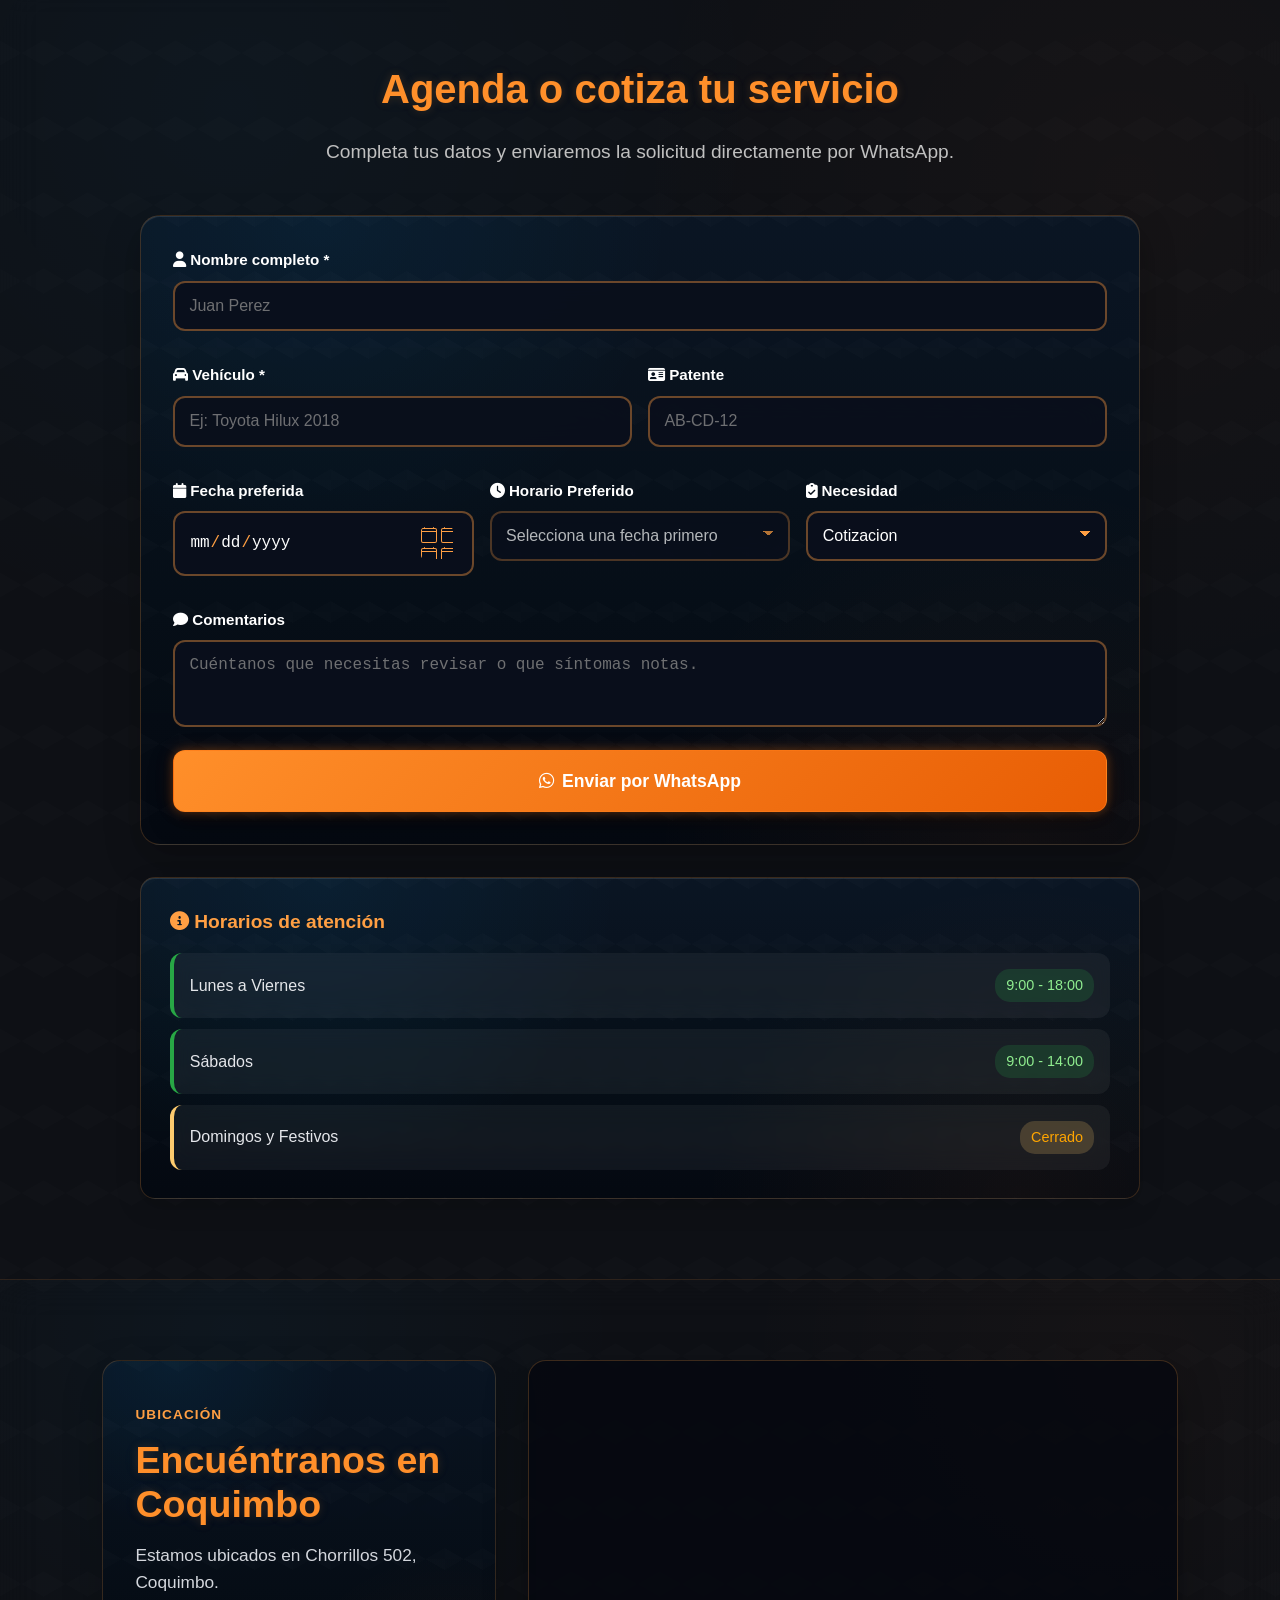
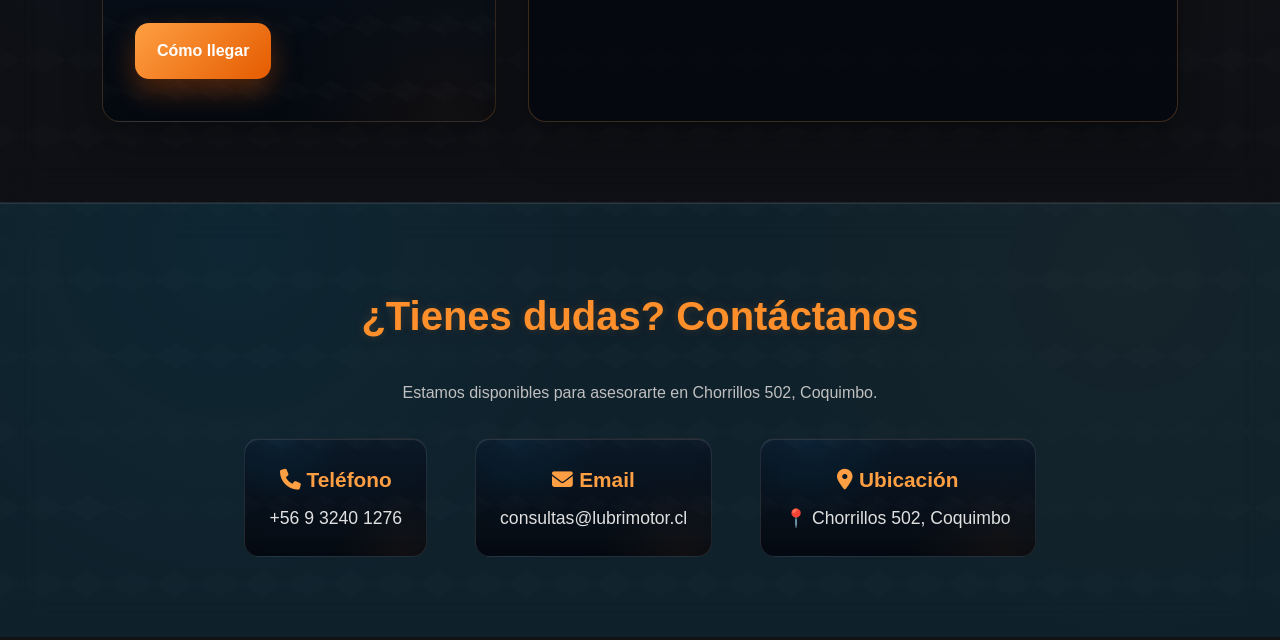
<file: paginas/servicio-aceite-diferencial-transferencia.html>
﻿<!DOCTYPE html>
<html lang="es">
<head>
    <meta charset="UTF-8">
    <meta name="viewport" content="width=device-width, initial-scale=1.0">
    <title>Aceite Diferencial y Transferencia en Coquimbo | Lubrimotor</title>
    <meta name="description" content="Servicio de aceite diferencial y transferencia en Chorrillos 502, Coquimbo. Mantención preventiva para autos, SUV y camionetas.">
    <link rel="stylesheet" href="../styles.css">
    <link rel="stylesheet" href="../styles-paginas/servicio-styles.css">
    <link rel="stylesheet" href="https://cdnjs.cloudflare.com/ajax/libs/font-awesome/6.4.0/css/all.min.css">
</head>
<body>
    <nav class="navbar" id="navbar">
        <div class="navbar-container">
            <div class="logo"><a href="../index.html" class="navbar-brand"><img src="../img/logo.jpg" alt="Lubrimotor servicios automotrices en Coquimbo" class="navbar-logo-text"></a></div>
            <div class="hamburger" id="hamburger"><span></span><span></span><span></span></div>
            <ul class="nav-menu" id="nav-menu">
                <li><a href="../index.html#inicio" class="nav-link">Inicio</a></li>
                <li><a href="../index.html#sobre-nosotros" class="nav-link">Nosotros</a></li>
                <li><a href="../index.html#servicios" class="nav-link">Servicios</a></li>
                <li><a href="../index.html#reservas" class="nav-link">Reservas</a></li>
                <li><a href="../index.html#contacto" class="nav-link btn-cta">Contacto</a></li>
            </ul>
        </div>
    </nav>

    <section class="service-hero" style="background: linear-gradient(rgba(10, 15, 28, 0.38), rgba(26, 31, 46, 0.58)), url('../img/AceiteDiferencialNuevo.png') center/cover;">
        <div class="service-hero-overlay"></div>
        <div class="service-hero-content">
            <div class="breadcrumb"><a href="../index.html">Inicio</a> / <a href="../index.html#servicios">Servicios</a> / <span>Aceite Diferencial y Transferencia</span></div>
            <h1>Aceite Diferencial y Transferencia</h1>
            <p class="service-subtitle">Mantención de diferencial y transferencia para vehículos de uso diario, ruta y trabajo en Coquimbo.</p>
            <div class="service-badges">
                <span class="badge"><i class="fas fa-check"></i> Ideal 4x4</span>
                <span class="badge"><i class="fas fa-check"></i> Menos desgaste</span>
                <span class="badge"><i class="fas fa-check"></i> Tracción protegida</span>
            </div>
            <a href="#reservar" class="btn-hero-service">Agendar por WhatsApp</a>
        </div>
    </section>

    <section class="quick-info">
        <div class="container"><div class="quick-info-grid">
                <div class="quick-info-item"><div class="quick-icon"><i class="fas fa-gauge-high"></i></div><h3>Duración</h3><p>45-90 minutos</p></div>
                <div class="quick-info-item"><div class="quick-icon"><i class="fas fa-gauge-high"></i></div><h3>Recomendación</h3><p>Uso severo o kilometraje</p></div>
                <div class="quick-info-item"><div class="quick-icon"><i class="fas fa-gauge-high"></i></div><h3>Vehículos</h3><p>Autos, SUV y camionetas</p></div>
        </div></div>
    </section>

    <section class="service-importance">
        <div class="container">
            <h2>Por qué es importante</h2>
            <p class="section-intro">El diferencial y la caja de transferencia soportan torque, carga y temperatura. Si el lubricante pierde propiedades, la tracción puede sufrir desgaste prematuro.</p>
            <div class="importance-grid">
                <div class="importance-card"><div class="importance-icon"><i class="fas fa-shield-alt"></i></div><h3>Cuidado del diferencial</h3><p>Protege engranajes y rodamientos sometidos a alta presión.</p></div>
                <div class="importance-card"><div class="importance-icon"><i class="fas fa-shield-alt"></i></div><h3>Tracción confiable</h3><p>Ayuda a mantener una respuesta estable en curvas, pendientes y caminos exigentes.</p></div>
                <div class="importance-card"><div class="importance-icon"><i class="fas fa-shield-alt"></i></div><h3>Menos ruido</h3><p>Un fluido correcto reduce zumbidos y vibraciones por friccion.</p></div>
                <div class="importance-card"><div class="importance-icon"><i class="fas fa-shield-alt"></i></div><h3>Vida útil mayor</h3><p>La mantención preventiva evita reparaciones de alto costo.</p></div>
            </div>
        </div>
    </section>

    <section class="service-includes">
        <div class="container">
            <h2>Qué incluye el servicio</h2>
            <div class="includes-grid">
                <div class="include-item"><i class="fas fa-check-circle"></i><div><h4>Revisión visual inferior</h4><p>Inspecciónamos carcasa, tapones y posibles fugas.</p></div></div>
                <div class="include-item"><i class="fas fa-check-circle"></i><div><h4>Drenaje del aceite usado</h4><p>Retiramos el lubricante contaminado de diferencial o transferencia.</p></div></div>
                <div class="include-item"><i class="fas fa-check-circle"></i><div><h4>Aceite especificado</h4><p>Aplicamos el fluido adecuado para el sistema del vehículo.</p></div></div>
                <div class="include-item"><i class="fas fa-check-circle"></i><div><h4>Nivelación precisa</h4><p>Dejamos el nivel correcto para evitar trabajo en seco o sobrellenado.</p></div></div>
                <div class="include-item"><i class="fas fa-check-circle"></i><div><h4>Chequeo de sellos</h4><p>Revisamos zonas criticas donde suelen aparecer pérdidas.</p></div></div>
                <div class="include-item"><i class="fas fa-check-circle"></i><div><h4>Informe al cliente</h4><p>Comentamos hallazgos y próxima mantención recomendada.</p></div></div>
            </div>
        </div>
    </section>

    <section class="warning-signs">
        <div class="container">
            <h2>Cuando conviene hacerlo</h2>
            <p class="section-intro">Este servicio es especialmente importante si tu vehículo trabaja con carga o tracción exigente.</p>
            <div class="signs-grid">
                <div class="sign-card urgent">
                    <div class="sign-header"><i class="fas fa-exclamation-triangle"></i><h3>Atención prioritaria</h3></div>
                    <ul>
                        <li><i class="fas fa-exclamation-circle"></i> Zumbido al acelerar o soltar</li>
                        <li><i class="fas fa-exclamation-circle"></i> Golpes al iniciar marcha</li>
                        <li><i class="fas fa-exclamation-circle"></i> Fugas en diferencial o transferencia</li>
                        <li><i class="fas fa-exclamation-circle"></i> Aceite con olor fuerte o particulas</li>
                    </ul>
                </div>
                <div class="sign-card preventive">
                    <div class="sign-header"><i class="fas fa-calendar-check"></i><h3>Mantenimiento preventivo</h3></div>
                    <ul>
                        <li><i class="fas fa-check"></i> Uso 4x4 o caminos de tierra</li>
                        <li><i class="fas fa-check"></i> Camioneta con carga frecuente</li>
                        <li><i class="fas fa-check"></i> Viajes largos o pendientes</li>
                        <li><i class="fas fa-check"></i> Sin historial claro de mantención</li>
                    </ul>
                </div>
            </div>
        </div>
    </section>

    <section class="service-process">
        <div class="container">
            <h2>Proceso paso a paso</h2>
            <div class="process-timeline">
                <div class="process-step"><div class="step-number">1</div><div class="step-content"><h3>Evalúacion inicial</h3><p>Revisamos tipo de sistema y puntos de acceso.</p></div></div>
                <div class="process-step"><div class="step-number">2</div><div class="step-content"><h3>Inspección inferior</h3><p>Buscamos fugas, golpes o danos visibles en carcasa.</p></div></div>
                <div class="process-step"><div class="step-number">3</div><div class="step-content"><h3>Drenaje seguro</h3><p>Retiramos el aceite usado y observamos su condición.</p></div></div>
                <div class="process-step"><div class="step-number">4</div><div class="step-content"><h3>Reposicion de lubricante</h3><p>Cargamos aceite con especificacion compatible.</p></div></div>
                <div class="process-step"><div class="step-number">5</div><div class="step-content"><h3>Control de nivel</h3><p>Verificamos nivel y sellado de tapones.</p></div></div>
                <div class="process-step"><div class="step-number">6</div><div class="step-content"><h3>Entrega técnica</h3><p>Indicamos observaciones y cuidados según uso.</p></div></div>
            </div>
        </div>
    </section>

    <section class="faq-section">
        <div class="container">
            <h2>Preguntas frecuentes</h2>
            <div class="faq-grid">
                <div class="faq-item"><h3><i class="fas fa-question-circle"></i> Es necesario en camionetas 4x4?</h3><p>Sí, es una mantención muy recomendable porque estos sistemas trabajan bajo mayor carga.</p></div>
                <div class="faq-item"><h3><i class="fas fa-question-circle"></i> Cada cuánto se revisa?</h3><p>Depende del uso. En trabajo severo o caminos de tierra conviene revisarlo con mayor frecuencia.</p></div>
                <div class="faq-item"><h3><i class="fas fa-question-circle"></i> Puede eliminar zumbidos?</h3><p>Si el origen es lubricacion deficiente puede mejorar, aunque un ruido avanzado puede indicar desgaste mecánico.</p></div>
                <div class="faq-item"><h3><i class="fas fa-question-circle"></i> Incluye transferencia y diferencial?</h3><p>Se cotiza según el vehículo y los componentes que requieran servicio.</p></div>
            </div>
        </div>
    </section>

    <section class="related-services">
        <div class="container">
            <h2>Servicios relacionados</h2>
            <p class="section-intro">Aprovecha tu visita a Lubrimotor y mantén tu vehículo en mejores condiciones.</p>
            <div class="related-grid">
                <div class="related-card"><i class="fas fa-tools"></i><h3>Cambio de aceite en caja</h3><p>Protección completa de transmisión</p><a href="servicio-cambio-aceite-caja.html" class="btn-related">Ver servicio</a></div>
                <div class="related-card"><i class="fas fa-tools"></i><h3>Revisión tren delantero/suspensión</h3><p>Chequeo para manejo firme</p><a href="servicio-tren-delantero-suspension.html" class="btn-related">Ver servicio</a></div>
                <div class="related-card"><i class="fas fa-tools"></i><h3>Scanner y diagnóstico avanzado</h3><p>Diagnóstico preventivo</p><a href="servicio-scanner-diagnostico.html" class="btn-related">Ver servicio</a></div>
            </div>
        </div>
    </section>

    <section class="citas-online" id="reservar">
        <div class="container">
            <h2>Agenda o cotiza tu servicio</h2>
            <p>Completa tus datos y enviaremos la solicitud directamente por WhatsApp.</p>
            <form class="formulario-citas service-whatsapp-form" data-service="Aceite Diferencial y Transferencia">
                <div class="form-row">
                    <div class="form-group"><label for="nombre"><i class="fas fa-user"></i> Nombre completo *</label><input type="text" id="nombre" name="nombre" required placeholder="Juan Perez"></div>
                </div>
                <div class="form-row">
                    <div class="form-group"><label for="vehiculo"><i class="fas fa-car"></i> Vehículo *</label><input type="text" id="vehiculo" name="vehiculo" required placeholder="Ej: Toyota Hilux 2018"></div>
                    <div class="form-group"><label for="patente"><i class="fas fa-id-card"></i> Patente</label><input type="text" id="patente" name="patente" placeholder="AB-CD-12" style="text-transform: uppercase;"></div>
                </div>
                <div class="form-row">
                    <div class="form-group"><label for="fecha"><i class="fas fa-calendar"></i> Fecha preferida</label><input type="date" id="fecha" name="fecha"></div>
                    <div class="form-group"><label for="hora"><i class="fas fa-clock"></i> Horario Preferido</label><select id="hora" name="hora" required><option value="">Selecciona una fecha primero</option></select></div>
                    <div class="form-group"><label for="urgencia"><i class="fas fa-clipboard-check"></i> Necesidad</label><select id="urgencia" name="urgencia"><option value="Cotizacion">Cotizacion</option><option value="Agendar hora">Agendar hora</option><option value="Tengo una falla o sintoma">Tengo una falla o sintoma</option><option value="Necesito asesoria">Necesito asesoria</option></select></div>
                </div>
                <div class="form-group"><label for="comentarios"><i class="fas fa-comment"></i> Comentarios</label><textarea id="comentarios" name="comentarios" rows="3" placeholder="Cuéntanos que necesitas revisar o que síntomas notas."></textarea></div>
                <button type="submit" class="btn-reservar"><i class="fab fa-whatsapp"></i> Enviar por WhatsApp</button>
            </form>
            <div class="disponibilidad">
                <h3><i class="fas fa-info-circle"></i> Horarios de atención</h3>
                <div class="horarios-disponibles">
                    <div class="horario-item disponible"><span>Lunes a Viernes</span><span class="status">9:00 - 18:00</span></div>
                    <div class="horario-item disponible"><span>Sábados</span><span class="status">9:00 - 14:00</span></div>
                    <div class="horario-item ocupado"><span>Domingos y Festivos</span><span class="status">Cerrado</span></div>
                </div>
            </div>
        </div>
    </section>

    <section class="ubicacion" id="ubicacion">
        <div class="ubicacion-container">
            <div class="ubicacion-content">
                <span class="ubicacion-label">Ubicación</span>
                <h2>Encuéntranos en Coquimbo</h2>
                <p>Estamos ubicados en Chorrillos 502, Coquimbo.</p>
                <a href="https://www.google.com/maps/place/LubriMotor/@-29.9668901,-71.3257162,19z/data=!4m6!3m5!1s0x9691c9198085ee0f:0xff0e93da027ea741!8m2!3d-29.9670055!4d-71.3257167!16s%2Fg%2F11ggm9349y?entry=ttu&g_ep=EgoyMDI2MDUyNy4wIKXMDSoASAFQAw%3D%3D" target="_blank" rel="noopener" class="btn-maps">Cómo llegar</a>
            </div>
            <div class="mapa-ubicacion" aria-label="Mapa de LubriMotor en Chorrillos 502, Coquimbo">
                <iframe src="https://www.google.com/maps?q=LubriMotor%20Chorrillos%20502%20Coquimbo&output=embed" width="600" height="450" style="border:0;" allowfullscreen="" loading="lazy" referrerpolicy="no-referrer-when-downgrade" title="Mapa de LubriMotor en Chorrillos 502, Coquimbo"></iframe>
            </div>
        </div>
    </section>

    <section class="contacto">
        <h2>¿Tienes dudas? Contáctanos</h2>
        <p>Estamos disponibles para asesorarte en Chorrillos 502, Coquimbo.</p>
        <div class="contacto-info">
            <div class="contacto-item"><h3><i class="fas fa-phone"></i> Teléfono</h3><p>+56 9 3240 1276</p></div>
            <div class="contacto-item"><h3><i class="fas fa-envelope"></i> Email</h3><p>consultas@lubrimotor.cl</p></div>
            <div class="contacto-item"><h3><i class="fas fa-map-marker-alt"></i> Ubicación</h3><p><a href="https://www.google.com/maps/place/LubriMotor/@-29.9668901,-71.3257162,19z/data=!4m6!3m5!1s0x9691c9198085ee0f:0xff0e93da027ea741!8m2!3d-29.9670055!4d-71.3257167!16s%2Fg%2F11ggm9349y?entry=ttu&g_ep=EgoyMDI2MDUyNy4wIKXMDSoASAFQAw%3D%3D" target="_blank" rel="noopener">📍 Chorrillos 502, Coquimbo</a></p></div>
        </div>
    </section>

    <div class="whatsapp-widget">
        <div class="whatsapp-button" onclick="window.open('https://wa.me/56932401276?text=Hola,%20quiero%20informacion%20sobre%20aceite diferencial y transferencia', '_blank')">
            <svg width="32" height="32" viewBox="0 0 32 32" fill="white"><path d="M16 0C7.164 0 0 7.164 0 16c0 2.8.736 5.568 2.136 8.016L0 32l8.232-2.112A15.936 15.936 0 0016 32c8.836 0 16-7.164 16-16S24.836 0 16 0zm0 29.344c-2.592 0-5.088-.752-7.2-2.112l-.512-.304-5.28 1.36 1.392-5.088-.336-.528A13.248 13.248 0 012.656 16c0-7.36 5.984-13.344 13.344-13.344S29.344 8.64 29.344 16 23.36 29.344 16 29.344zm7.2-9.856c-.384-.192-2.288-1.12-2.64-1.248-.352-.128-.608-.192-.864.192-.256.384-1.024 1.248-1.248 1.504-.224.256-.448.288-.832.096-.384-.192-1.632-.592-3.104-1.888-1.152-1.008-1.92-2.256-2.144-2.64-.224-.384-.016-.592.176-.784.16-.16.384-.448.576-.672.192-.224.256-.384.384-.64.128-.256.064-.48-.032-.672-.096-.192-.864-2.08-1.184-2.848-.32-.752-.64-.64-.864-.64h-.736c-.256 0-.672.096-.992.48-.32.384-1.248 1.216-1.248 2.976s1.28 3.456 1.472 3.712c.192.256 2.56 3.904 6.208 5.472.864.384 1.536.608 2.064.768.864.272 1.664.224 2.288.128.704-.096 2.288-.928 2.608-1.824.32-.896.32-1.664.224-1.824-.096-.16-.352-.256-.736-.448z"/></svg>
        </div>
    </div>

    <div class="mobile-service-reserva-bar" aria-label="Reserva rápida">
        <span>Agenda tu servicio</span>
        <a href="#reservar">Reservar</a>
    </div>

    <script src="../script.js"></script>
    <script>
        document.querySelector('.service-whatsapp-form').addEventListener('submit', function(e) {
            e.preventDefault();
            const form = e.currentTarget;
            const servicio = form.dataset.service;
            const nombre = document.getElementById('nombre').value;
            const vehiculo = document.getElementById('vehiculo').value;
            const patente = document.getElementById('patente').value.toUpperCase();
            const fecha = document.getElementById('fecha').value;
            const hora = document.getElementById('hora') ? document.getElementById('hora').value : '';
            const urgencia = document.getElementById('urgencia').value;
            const comentarios = document.getElementById('comentarios').value;
            let mensaje = '*SOLICITUD: ' + servicio.toUpperCase() + '*%0A%0A';
            mensaje += '*Nombre:* ' + nombre + '%0A';
            mensaje += '*Vehículo:* ' + vehiculo + '%0A';
            if (patente) mensaje += '*Patente:* ' + patente + '%0A';
            if (fecha) mensaje += '*Fecha preferida:* ' + fecha + '%0A';
            if (hora) mensaje += '*Horario preferido:* ' + hora + '%0A';
            mensaje += '*Necesidad:* ' + urgencia + '%0A';
            if (comentarios) mensaje += '*Comentarios:* ' + comentarios + '%0A';
            mensaje += '%0A_Mensaje enviado desde lubrimotor.cl_';
            window.open('https://wa.me/56932401276?text=' + mensaje, '_blank');
        });
        document.getElementById('patente').addEventListener('input', function() {
            this.value = this.value.toUpperCase();
        });
    </script>
</body>
</html>
</file>
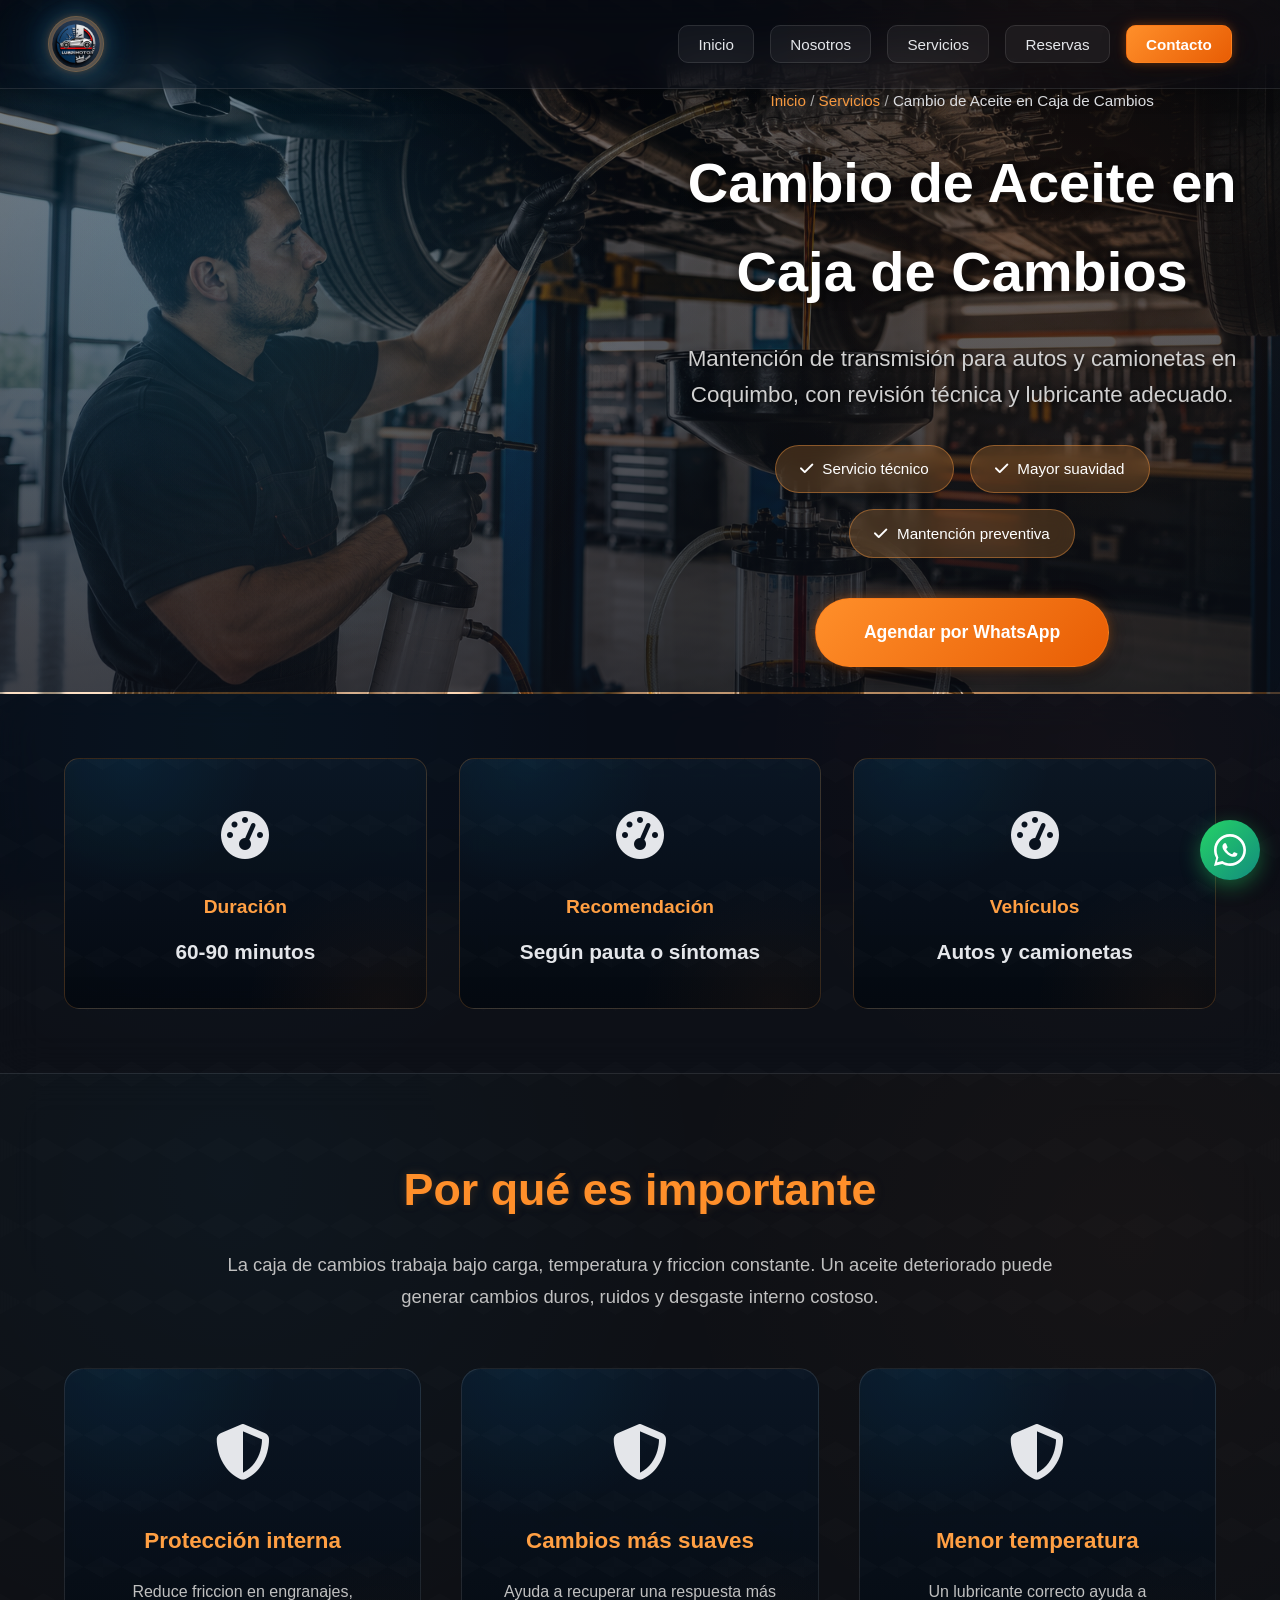
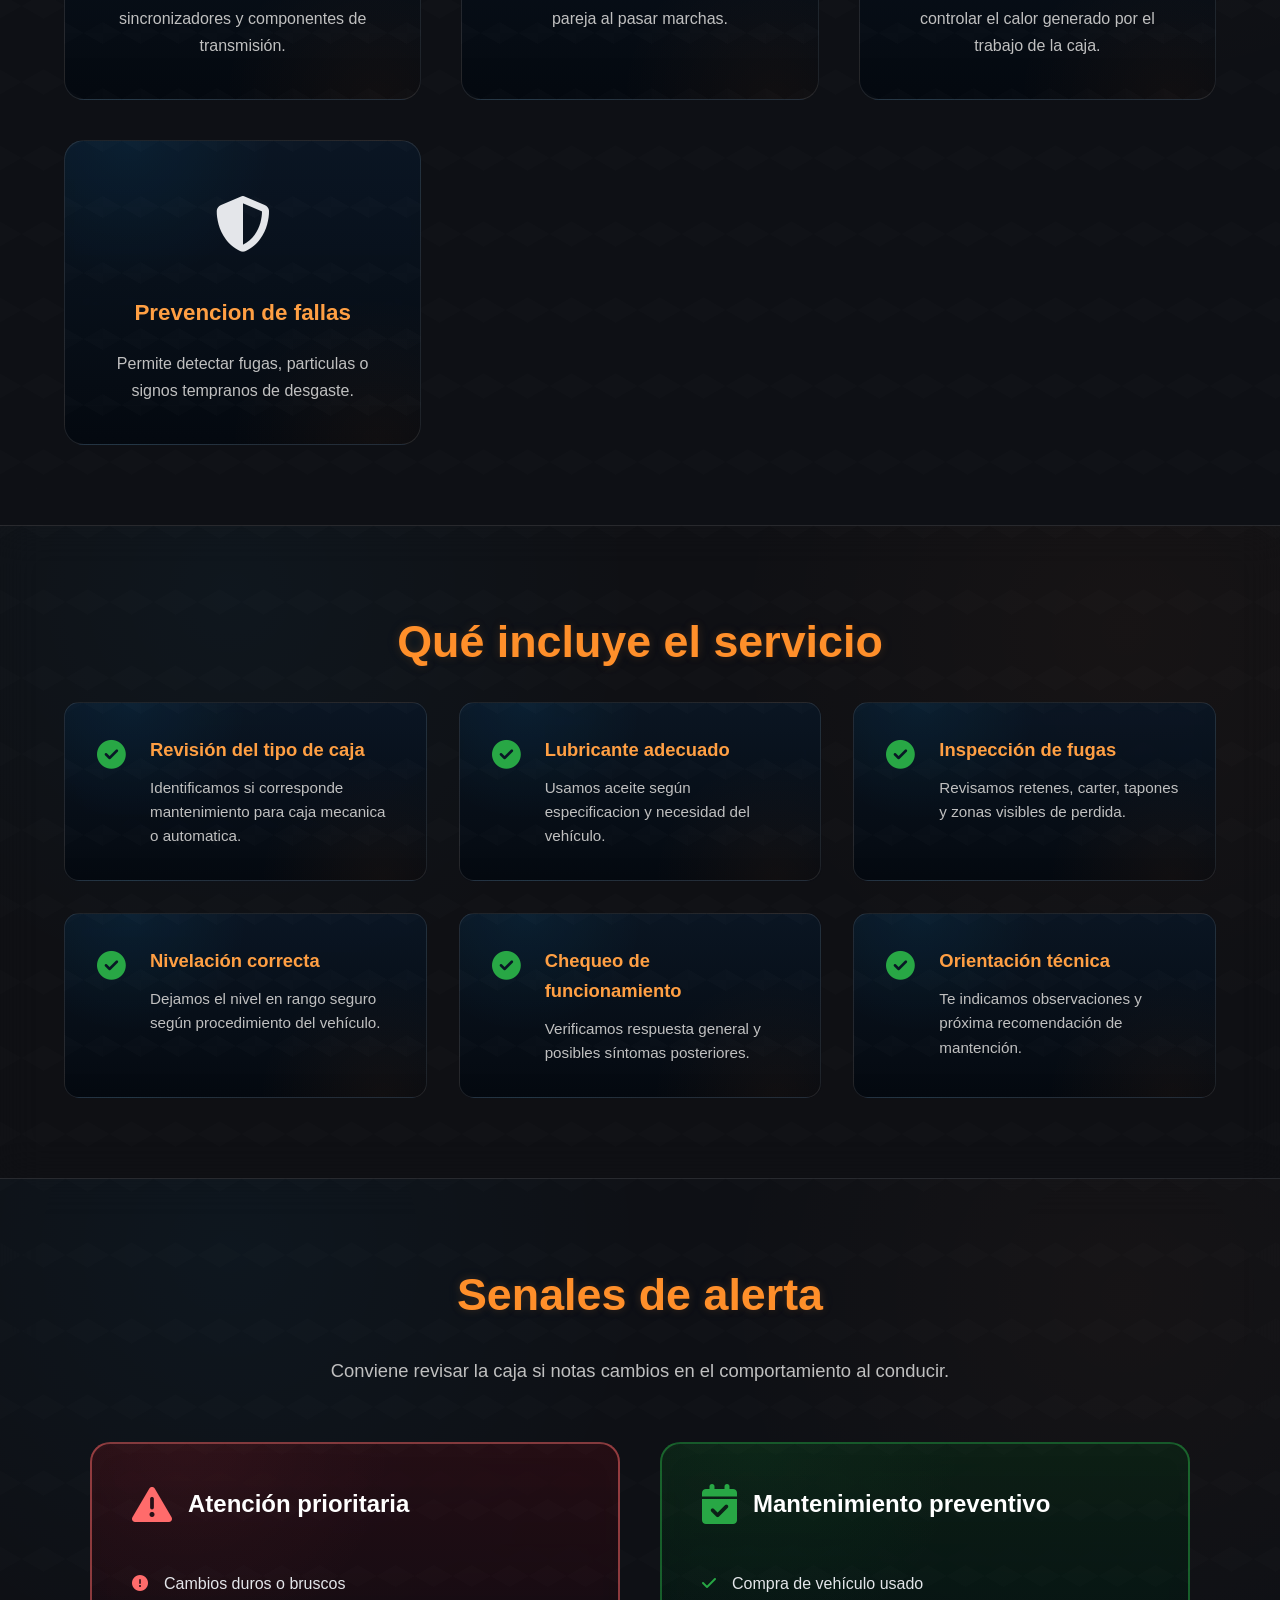
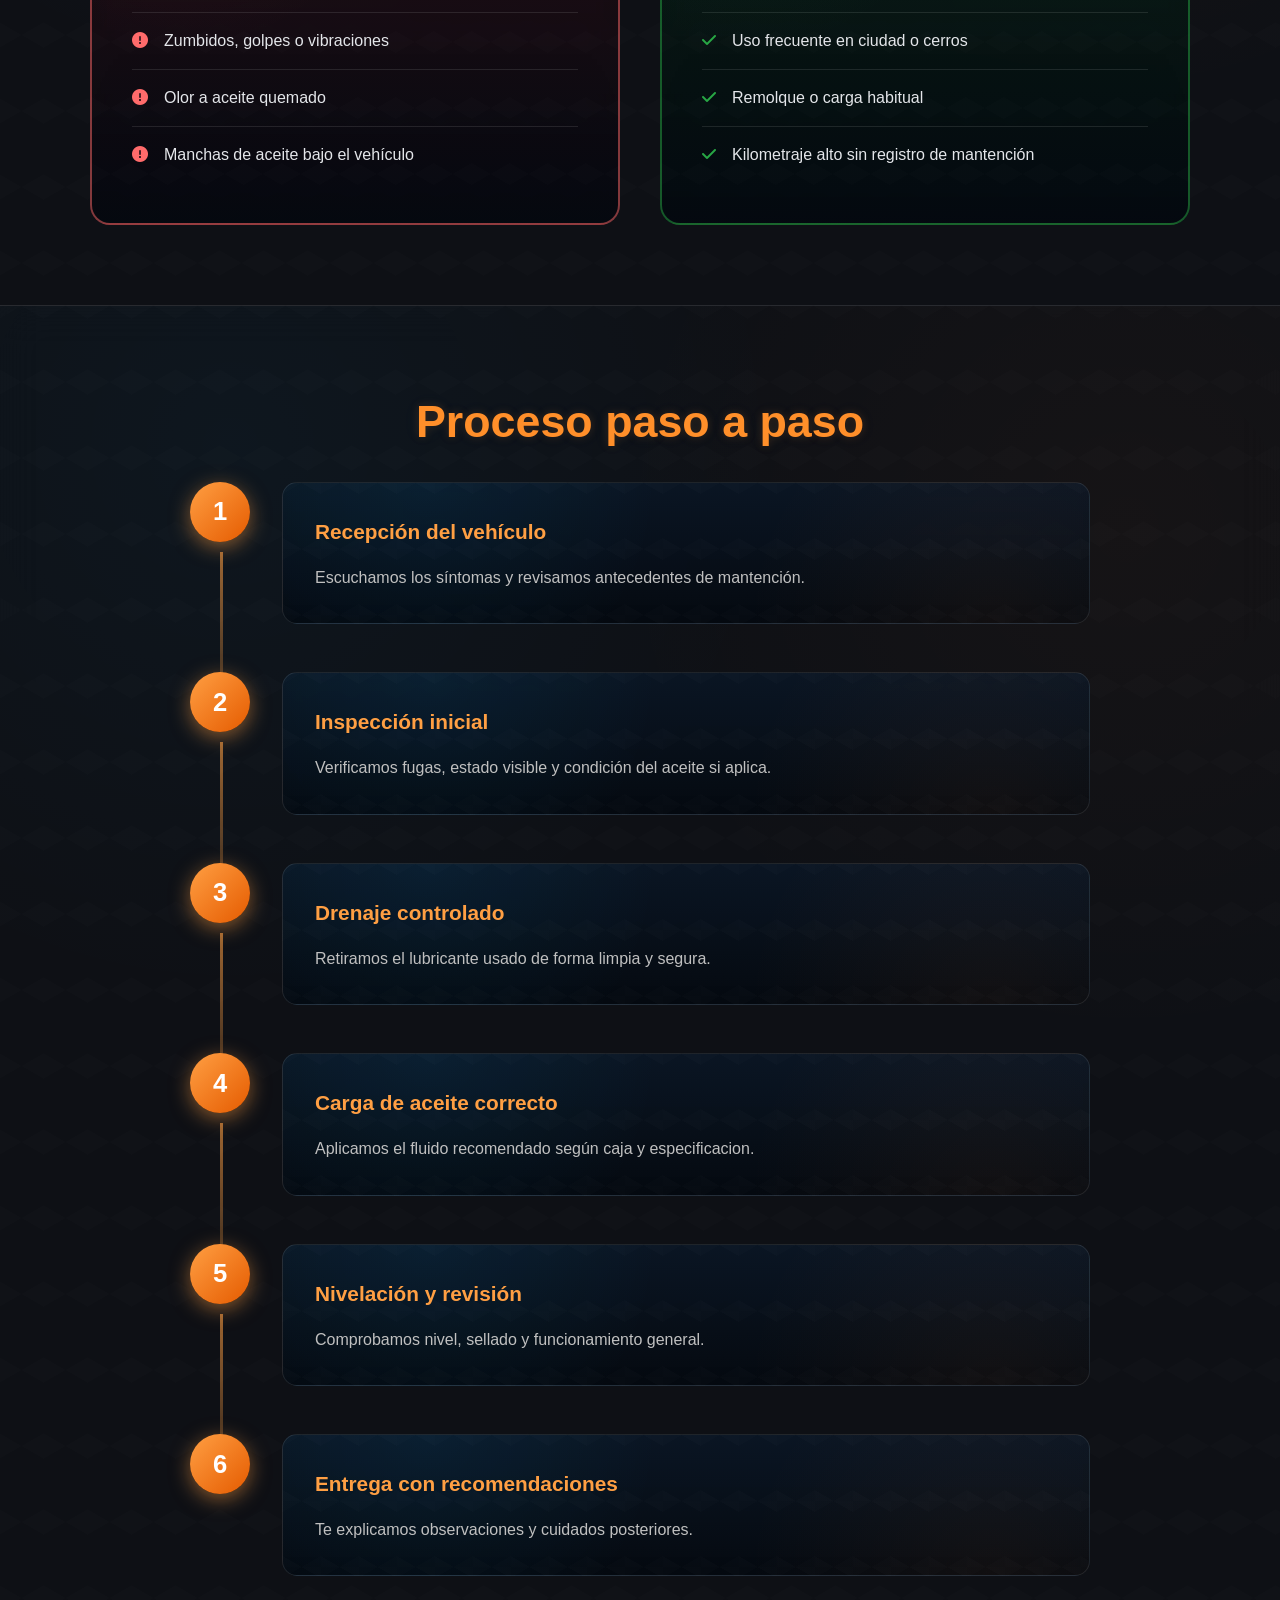
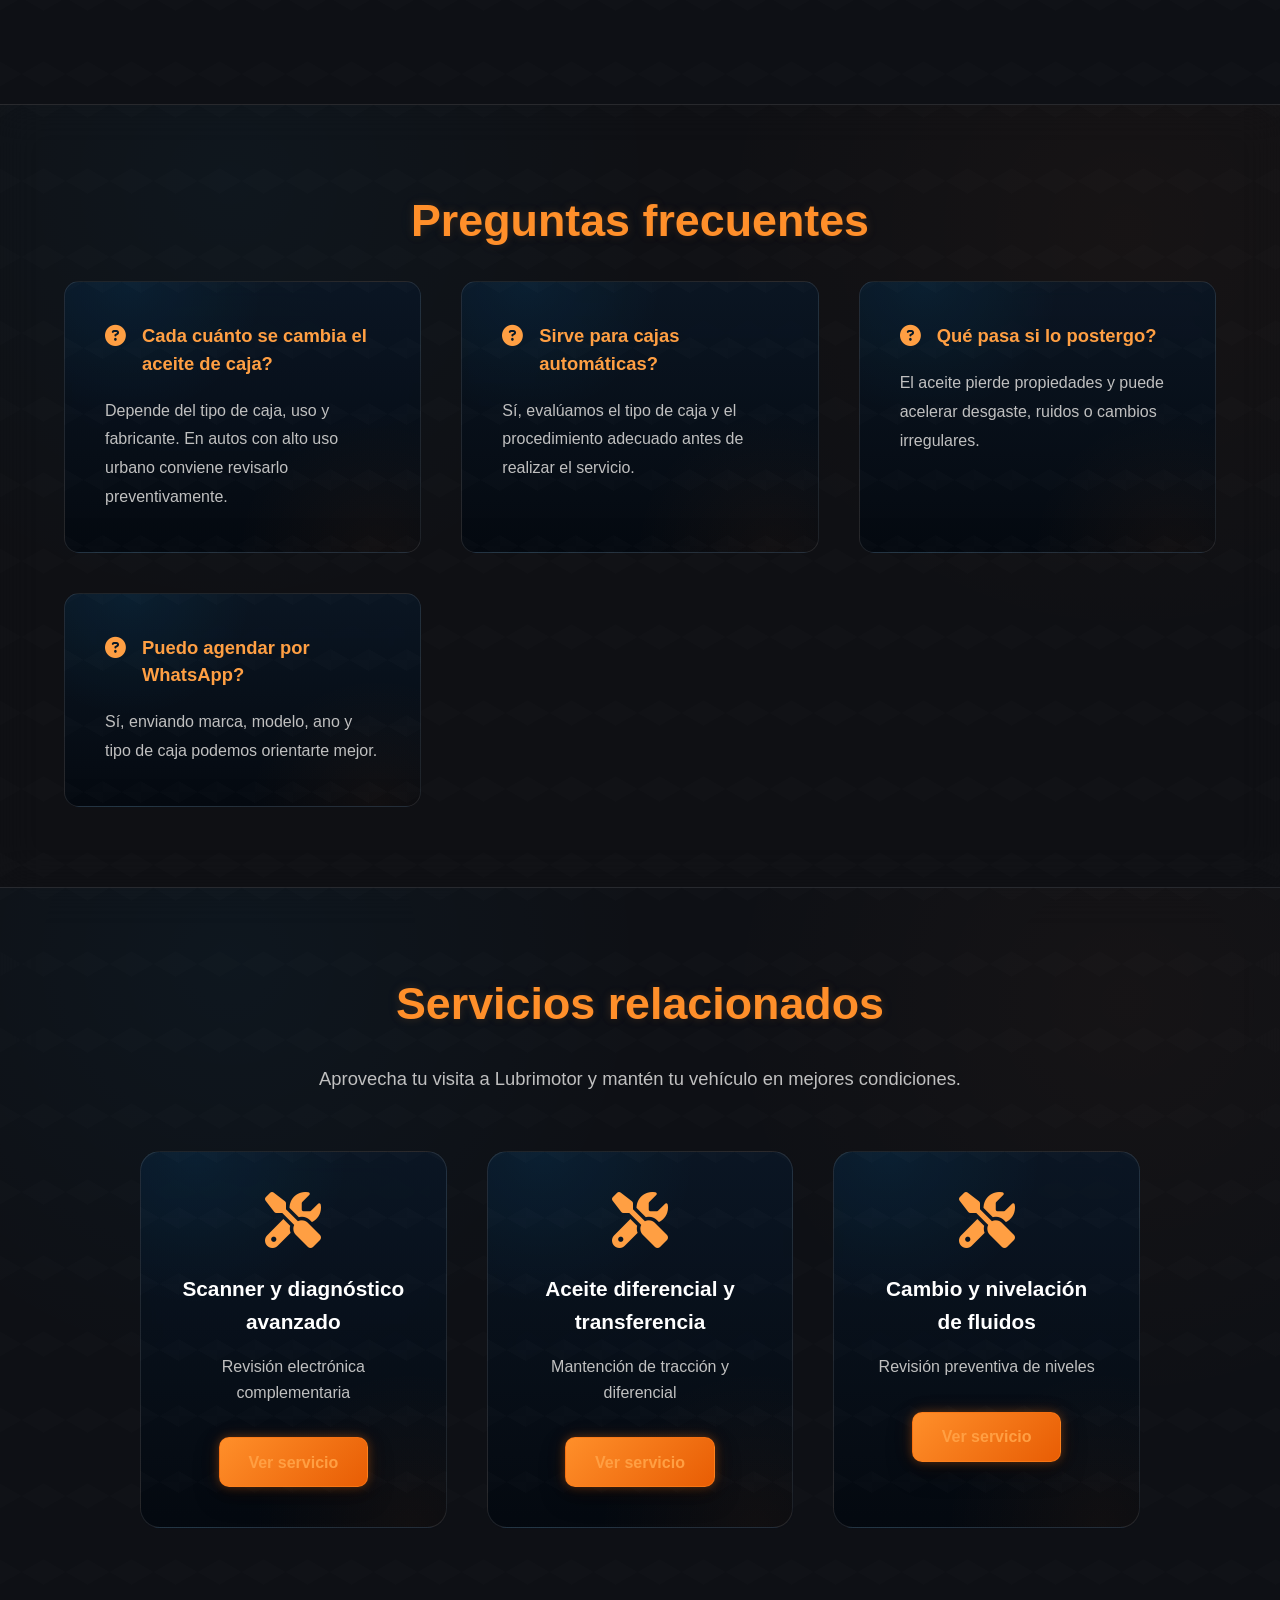
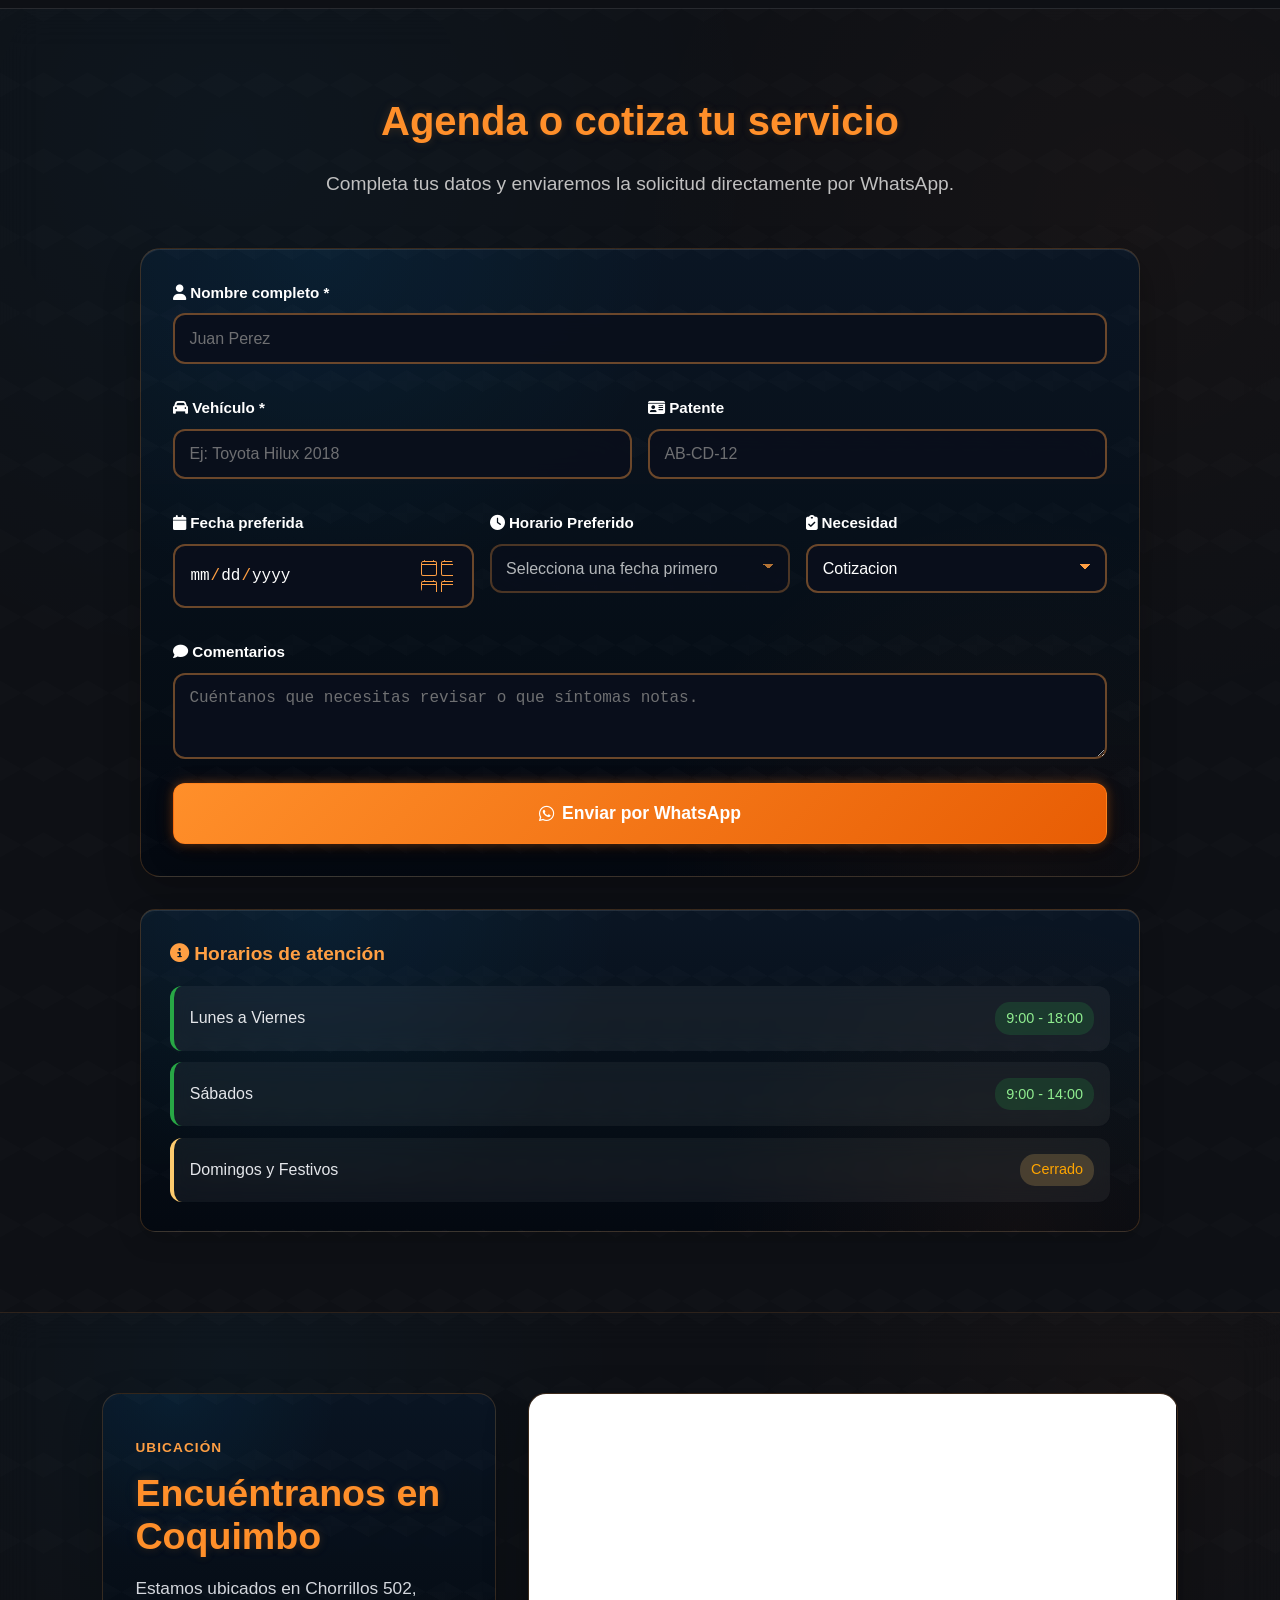
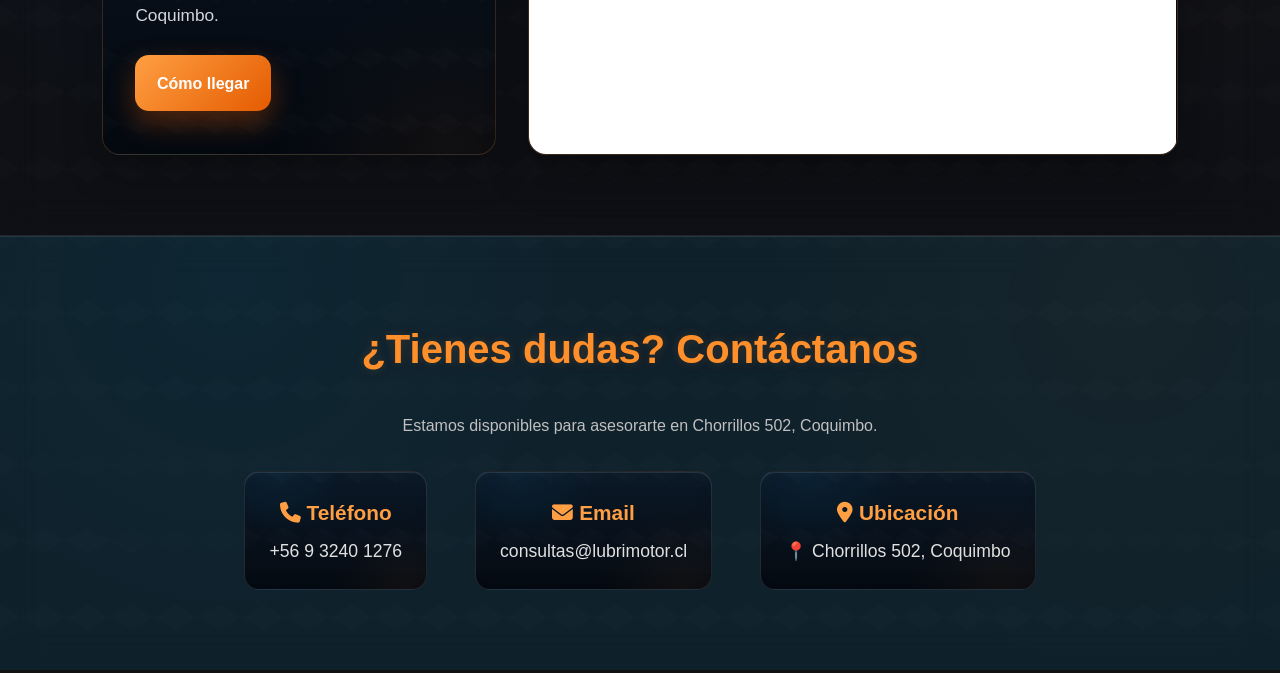
<file: paginas/servicio-cambio-aceite-caja.html>
﻿<!DOCTYPE html>
<html lang="es">
<head>
    <meta charset="UTF-8">
    <meta name="viewport" content="width=device-width, initial-scale=1.0">
    <title>Cambio de Aceite de Caja en Coquimbo | Lubrimotor</title>
    <meta name="description" content="Cambio de aceite en caja de cambios en Chorrillos 502, Coquimbo. Mantención para autos y camionetas, revisión de fugas y lubricante adecuado.">
    <link rel="stylesheet" href="../styles.css">
    <link rel="stylesheet" href="../styles-paginas/servicio-styles.css">
    <link rel="stylesheet" href="https://cdnjs.cloudflare.com/ajax/libs/font-awesome/6.4.0/css/all.min.css">
</head>
<body>
    <nav class="navbar" id="navbar">
        <div class="navbar-container">
            <div class="logo"><a href="../index.html" class="navbar-brand"><img src="../img/logo.jpg" alt="Lubrimotor servicios automotrices en Coquimbo" class="navbar-logo-text"></a></div>
            <div class="hamburger" id="hamburger"><span></span><span></span><span></span></div>
            <ul class="nav-menu" id="nav-menu">
                <li><a href="../index.html#inicio" class="nav-link">Inicio</a></li>
                <li><a href="../index.html#sobre-nosotros" class="nav-link">Nosotros</a></li>
                <li><a href="../index.html#servicios" class="nav-link">Servicios</a></li>
                <li><a href="../index.html#reservas" class="nav-link">Reservas</a></li>
                <li><a href="../index.html#contacto" class="nav-link btn-cta">Contacto</a></li>
            </ul>
        </div>
    </nav>

    <section class="service-hero" style="background: linear-gradient(rgba(10, 15, 28, 0.38), rgba(26, 31, 46, 0.58)), url('../img/AceiteCajaCambiosNuevo.png') center/cover;">
        <div class="service-hero-overlay"></div>
        <div class="service-hero-content">
            <div class="breadcrumb"><a href="../index.html">Inicio</a> / <a href="../index.html#servicios">Servicios</a> / <span>Cambio de Aceite en Caja de Cambios</span></div>
            <h1>Cambio de Aceite en Caja de Cambios</h1>
            <p class="service-subtitle">Mantención de transmisión para autos y camionetas en Coquimbo, con revisión técnica y lubricante adecuado.</p>
            <div class="service-badges">
                <span class="badge"><i class="fas fa-check"></i> Servicio técnico</span>
                <span class="badge"><i class="fas fa-check"></i> Mayor suavidad</span>
                <span class="badge"><i class="fas fa-check"></i> Mantención preventiva</span>
            </div>
            <a href="#reservar" class="btn-hero-service">Agendar por WhatsApp</a>
        </div>
    </section>

    <section class="quick-info">
        <div class="container"><div class="quick-info-grid">
                <div class="quick-info-item"><div class="quick-icon"><i class="fas fa-gauge-high"></i></div><h3>Duración</h3><p>60-90 minutos</p></div>
                <div class="quick-info-item"><div class="quick-icon"><i class="fas fa-gauge-high"></i></div><h3>Recomendación</h3><p>Según pauta o síntomas</p></div>
                <div class="quick-info-item"><div class="quick-icon"><i class="fas fa-gauge-high"></i></div><h3>Vehículos</h3><p>Autos y camionetas</p></div>
        </div></div>
    </section>

    <section class="service-importance">
        <div class="container">
            <h2>Por qué es importante</h2>
            <p class="section-intro">La caja de cambios trabaja bajo carga, temperatura y friccion constante. Un aceite deteriorado puede generar cambios duros, ruidos y desgaste interno costoso.</p>
            <div class="importance-grid">
                <div class="importance-card"><div class="importance-icon"><i class="fas fa-shield-alt"></i></div><h3>Protección interna</h3><p>Reduce friccion en engranajes, sincronizadores y componentes de transmisión.</p></div>
                <div class="importance-card"><div class="importance-icon"><i class="fas fa-shield-alt"></i></div><h3>Cambios más suaves</h3><p>Ayuda a recuperar una respuesta más pareja al pasar marchas.</p></div>
                <div class="importance-card"><div class="importance-icon"><i class="fas fa-shield-alt"></i></div><h3>Menor temperatura</h3><p>Un lubricante correcto ayuda a controlar el calor generado por el trabajo de la caja.</p></div>
                <div class="importance-card"><div class="importance-icon"><i class="fas fa-shield-alt"></i></div><h3>Prevencion de fallas</h3><p>Permite detectar fugas, particulas o signos tempranos de desgaste.</p></div>
            </div>
        </div>
    </section>

    <section class="service-includes">
        <div class="container">
            <h2>Qué incluye el servicio</h2>
            <div class="includes-grid">
                <div class="include-item"><i class="fas fa-check-circle"></i><div><h4>Revisión del tipo de caja</h4><p>Identificamos si corresponde mantenimiento para caja mecanica o automatica.</p></div></div>
                <div class="include-item"><i class="fas fa-check-circle"></i><div><h4>Lubricante adecuado</h4><p>Usamos aceite según especificacion y necesidad del vehículo.</p></div></div>
                <div class="include-item"><i class="fas fa-check-circle"></i><div><h4>Inspección de fugas</h4><p>Revisamos retenes, carter, tapones y zonas visibles de perdida.</p></div></div>
                <div class="include-item"><i class="fas fa-check-circle"></i><div><h4>Nivelación correcta</h4><p>Dejamos el nivel en rango seguro según procedimiento del vehículo.</p></div></div>
                <div class="include-item"><i class="fas fa-check-circle"></i><div><h4>Chequeo de funcionamiento</h4><p>Verificamos respuesta general y posibles síntomas posteriores.</p></div></div>
                <div class="include-item"><i class="fas fa-check-circle"></i><div><h4>Orientación técnica</h4><p>Te indicamos observaciones y próxima recomendación de mantención.</p></div></div>
            </div>
        </div>
    </section>

    <section class="warning-signs">
        <div class="container">
            <h2>Senales de alerta</h2>
            <p class="section-intro">Conviene revisar la caja si notas cambios en el comportamiento al conducir.</p>
            <div class="signs-grid">
                <div class="sign-card urgent">
                    <div class="sign-header"><i class="fas fa-exclamation-triangle"></i><h3>Atención prioritaria</h3></div>
                    <ul>
                        <li><i class="fas fa-exclamation-circle"></i> Cambios duros o bruscos</li>
                        <li><i class="fas fa-exclamation-circle"></i> Zumbidos, golpes o vibraciones</li>
                        <li><i class="fas fa-exclamation-circle"></i> Olor a aceite quemado</li>
                        <li><i class="fas fa-exclamation-circle"></i> Manchas de aceite bajo el vehículo</li>
                    </ul>
                </div>
                <div class="sign-card preventive">
                    <div class="sign-header"><i class="fas fa-calendar-check"></i><h3>Mantenimiento preventivo</h3></div>
                    <ul>
                        <li><i class="fas fa-check"></i> Compra de vehículo usado</li>
                        <li><i class="fas fa-check"></i> Uso frecuente en ciudad o cerros</li>
                        <li><i class="fas fa-check"></i> Remolque o carga habitual</li>
                        <li><i class="fas fa-check"></i> Kilometraje alto sin registro de mantención</li>
                    </ul>
                </div>
            </div>
        </div>
    </section>

    <section class="service-process">
        <div class="container">
            <h2>Proceso paso a paso</h2>
            <div class="process-timeline">
                <div class="process-step"><div class="step-number">1</div><div class="step-content"><h3>Recepción del vehículo</h3><p>Escuchamos los síntomas y revisamos antecedentes de mantención.</p></div></div>
                <div class="process-step"><div class="step-number">2</div><div class="step-content"><h3>Inspección inicial</h3><p>Verificamos fugas, estado visible y condición del aceite si aplica.</p></div></div>
                <div class="process-step"><div class="step-number">3</div><div class="step-content"><h3>Drenaje controlado</h3><p>Retiramos el lubricante usado de forma limpia y segura.</p></div></div>
                <div class="process-step"><div class="step-number">4</div><div class="step-content"><h3>Carga de aceite correcto</h3><p>Aplicamos el fluido recomendado según caja y especificacion.</p></div></div>
                <div class="process-step"><div class="step-number">5</div><div class="step-content"><h3>Nivelación y revisión</h3><p>Comprobamos nivel, sellado y funcionamiento general.</p></div></div>
                <div class="process-step"><div class="step-number">6</div><div class="step-content"><h3>Entrega con recomendaciones</h3><p>Te explicamos observaciones y cuidados posteriores.</p></div></div>
            </div>
        </div>
    </section>

    <section class="faq-section">
        <div class="container">
            <h2>Preguntas frecuentes</h2>
            <div class="faq-grid">
                <div class="faq-item"><h3><i class="fas fa-question-circle"></i> Cada cuánto se cambia el aceite de caja?</h3><p>Depende del tipo de caja, uso y fabricante. En autos con alto uso urbano conviene revisarlo preventivamente.</p></div>
                <div class="faq-item"><h3><i class="fas fa-question-circle"></i> Sirve para cajas automáticas?</h3><p>Sí, evalúamos el tipo de caja y el procedimiento adecuado antes de realizar el servicio.</p></div>
                <div class="faq-item"><h3><i class="fas fa-question-circle"></i> Qué pasa si lo postergo?</h3><p>El aceite pierde propiedades y puede acelerar desgaste, ruidos o cambios irregulares.</p></div>
                <div class="faq-item"><h3><i class="fas fa-question-circle"></i> Puedo agendar por WhatsApp?</h3><p>Sí, enviando marca, modelo, ano y tipo de caja podemos orientarte mejor.</p></div>
            </div>
        </div>
    </section>

    <section class="related-services">
        <div class="container">
            <h2>Servicios relacionados</h2>
            <p class="section-intro">Aprovecha tu visita a Lubrimotor y mantén tu vehículo en mejores condiciones.</p>
            <div class="related-grid">
                <div class="related-card"><i class="fas fa-tools"></i><h3>Scanner y diagnóstico avanzado</h3><p>Revisión electrónica complementaria</p><a href="servicio-scanner-diagnostico.html" class="btn-related">Ver servicio</a></div>
                <div class="related-card"><i class="fas fa-tools"></i><h3>Aceite diferencial y transferencia</h3><p>Mantención de tracción y diferencial</p><a href="servicio-aceite-diferencial-transferencia.html" class="btn-related">Ver servicio</a></div>
                <div class="related-card"><i class="fas fa-tools"></i><h3>Cambio y nivelación de fluidos</h3><p>Revisión preventiva de niveles</p><a href="servicio-cambio-nivelacion-fluidos.html" class="btn-related">Ver servicio</a></div>
            </div>
        </div>
    </section>

    <section class="citas-online" id="reservar">
        <div class="container">
            <h2>Agenda o cotiza tu servicio</h2>
            <p>Completa tus datos y enviaremos la solicitud directamente por WhatsApp.</p>
            <form class="formulario-citas service-whatsapp-form" data-service="Cambio de Aceite en Caja de Cambios">
                <div class="form-row">
                    <div class="form-group"><label for="nombre"><i class="fas fa-user"></i> Nombre completo *</label><input type="text" id="nombre" name="nombre" required placeholder="Juan Perez"></div>
                </div>
                <div class="form-row">
                    <div class="form-group"><label for="vehiculo"><i class="fas fa-car"></i> Vehículo *</label><input type="text" id="vehiculo" name="vehiculo" required placeholder="Ej: Toyota Hilux 2018"></div>
                    <div class="form-group"><label for="patente"><i class="fas fa-id-card"></i> Patente</label><input type="text" id="patente" name="patente" placeholder="AB-CD-12" style="text-transform: uppercase;"></div>
                </div>
                <div class="form-row">
                    <div class="form-group"><label for="fecha"><i class="fas fa-calendar"></i> Fecha preferida</label><input type="date" id="fecha" name="fecha"></div>
                    <div class="form-group"><label for="hora"><i class="fas fa-clock"></i> Horario Preferido</label><select id="hora" name="hora" required><option value="">Selecciona una fecha primero</option></select></div>
                    <div class="form-group"><label for="urgencia"><i class="fas fa-clipboard-check"></i> Necesidad</label><select id="urgencia" name="urgencia"><option value="Cotizacion">Cotizacion</option><option value="Agendar hora">Agendar hora</option><option value="Tengo una falla o sintoma">Tengo una falla o sintoma</option><option value="Necesito asesoria">Necesito asesoria</option></select></div>
                </div>
                <div class="form-group"><label for="comentarios"><i class="fas fa-comment"></i> Comentarios</label><textarea id="comentarios" name="comentarios" rows="3" placeholder="Cuéntanos que necesitas revisar o que síntomas notas."></textarea></div>
                <button type="submit" class="btn-reservar"><i class="fab fa-whatsapp"></i> Enviar por WhatsApp</button>
            </form>
            <div class="disponibilidad">
                <h3><i class="fas fa-info-circle"></i> Horarios de atención</h3>
                <div class="horarios-disponibles">
                    <div class="horario-item disponible"><span>Lunes a Viernes</span><span class="status">9:00 - 18:00</span></div>
                    <div class="horario-item disponible"><span>Sábados</span><span class="status">9:00 - 14:00</span></div>
                    <div class="horario-item ocupado"><span>Domingos y Festivos</span><span class="status">Cerrado</span></div>
                </div>
            </div>
        </div>
    </section>

    <section class="ubicacion" id="ubicacion">
        <div class="ubicacion-container">
            <div class="ubicacion-content">
                <span class="ubicacion-label">Ubicación</span>
                <h2>Encuéntranos en Coquimbo</h2>
                <p>Estamos ubicados en Chorrillos 502, Coquimbo.</p>
                <a href="https://www.google.com/maps/place/LubriMotor/@-29.9668901,-71.3257162,19z/data=!4m6!3m5!1s0x9691c9198085ee0f:0xff0e93da027ea741!8m2!3d-29.9670055!4d-71.3257167!16s%2Fg%2F11ggm9349y?entry=ttu&g_ep=EgoyMDI2MDUyNy4wIKXMDSoASAFQAw%3D%3D" target="_blank" rel="noopener" class="btn-maps">Cómo llegar</a>
            </div>
            <div class="mapa-ubicacion" aria-label="Mapa de LubriMotor en Chorrillos 502, Coquimbo">
                <iframe src="https://www.google.com/maps?q=LubriMotor%20Chorrillos%20502%20Coquimbo&output=embed" width="600" height="450" style="border:0;" allowfullscreen="" loading="lazy" referrerpolicy="no-referrer-when-downgrade" title="Mapa de LubriMotor en Chorrillos 502, Coquimbo"></iframe>
            </div>
        </div>
    </section>

    <section class="contacto">
        <h2>¿Tienes dudas? Contáctanos</h2>
        <p>Estamos disponibles para asesorarte en Chorrillos 502, Coquimbo.</p>
        <div class="contacto-info">
            <div class="contacto-item"><h3><i class="fas fa-phone"></i> Teléfono</h3><p>+56 9 3240 1276</p></div>
            <div class="contacto-item"><h3><i class="fas fa-envelope"></i> Email</h3><p>consultas@lubrimotor.cl</p></div>
            <div class="contacto-item"><h3><i class="fas fa-map-marker-alt"></i> Ubicación</h3><p><a href="https://www.google.com/maps/place/LubriMotor/@-29.9668901,-71.3257162,19z/data=!4m6!3m5!1s0x9691c9198085ee0f:0xff0e93da027ea741!8m2!3d-29.9670055!4d-71.3257167!16s%2Fg%2F11ggm9349y?entry=ttu&g_ep=EgoyMDI2MDUyNy4wIKXMDSoASAFQAw%3D%3D" target="_blank" rel="noopener">📍 Chorrillos 502, Coquimbo</a></p></div>
        </div>
    </section>

    <div class="whatsapp-widget">
        <div class="whatsapp-button" onclick="window.open('https://wa.me/56932401276?text=Hola,%20quiero%20informacion%20sobre%20cambio de aceite en caja de cambios', '_blank')">
            <svg width="32" height="32" viewBox="0 0 32 32" fill="white"><path d="M16 0C7.164 0 0 7.164 0 16c0 2.8.736 5.568 2.136 8.016L0 32l8.232-2.112A15.936 15.936 0 0016 32c8.836 0 16-7.164 16-16S24.836 0 16 0zm0 29.344c-2.592 0-5.088-.752-7.2-2.112l-.512-.304-5.28 1.36 1.392-5.088-.336-.528A13.248 13.248 0 012.656 16c0-7.36 5.984-13.344 13.344-13.344S29.344 8.64 29.344 16 23.36 29.344 16 29.344zm7.2-9.856c-.384-.192-2.288-1.12-2.64-1.248-.352-.128-.608-.192-.864.192-.256.384-1.024 1.248-1.248 1.504-.224.256-.448.288-.832.096-.384-.192-1.632-.592-3.104-1.888-1.152-1.008-1.92-2.256-2.144-2.64-.224-.384-.016-.592.176-.784.16-.16.384-.448.576-.672.192-.224.256-.384.384-.64.128-.256.064-.48-.032-.672-.096-.192-.864-2.08-1.184-2.848-.32-.752-.64-.64-.864-.64h-.736c-.256 0-.672.096-.992.48-.32.384-1.248 1.216-1.248 2.976s1.28 3.456 1.472 3.712c.192.256 2.56 3.904 6.208 5.472.864.384 1.536.608 2.064.768.864.272 1.664.224 2.288.128.704-.096 2.288-.928 2.608-1.824.32-.896.32-1.664.224-1.824-.096-.16-.352-.256-.736-.448z"/></svg>
        </div>
    </div>

    <div class="mobile-service-reserva-bar" aria-label="Reserva rápida">
        <span>Agenda tu servicio</span>
        <a href="#reservar">Reservar</a>
    </div>

    <script src="../script.js"></script>
    <script>
        document.querySelector('.service-whatsapp-form').addEventListener('submit', function(e) {
            e.preventDefault();
            const form = e.currentTarget;
            const servicio = form.dataset.service;
            const nombre = document.getElementById('nombre').value;
            const vehiculo = document.getElementById('vehiculo').value;
            const patente = document.getElementById('patente').value.toUpperCase();
            const fecha = document.getElementById('fecha').value;
            const hora = document.getElementById('hora') ? document.getElementById('hora').value : '';
            const urgencia = document.getElementById('urgencia').value;
            const comentarios = document.getElementById('comentarios').value;
            let mensaje = '*SOLICITUD: ' + servicio.toUpperCase() + '*%0A%0A';
            mensaje += '*Nombre:* ' + nombre + '%0A';
            mensaje += '*Vehículo:* ' + vehiculo + '%0A';
            if (patente) mensaje += '*Patente:* ' + patente + '%0A';
            if (fecha) mensaje += '*Fecha preferida:* ' + fecha + '%0A';
            if (hora) mensaje += '*Horario preferido:* ' + hora + '%0A';
            mensaje += '*Necesidad:* ' + urgencia + '%0A';
            if (comentarios) mensaje += '*Comentarios:* ' + comentarios + '%0A';
            mensaje += '%0A_Mensaje enviado desde lubrimotor.cl_';
            window.open('https://wa.me/56932401276?text=' + mensaje, '_blank');
        });
        document.getElementById('patente').addEventListener('input', function() {
            this.value = this.value.toUpperCase();
        });
    </script>
</body>
</html>
</file>
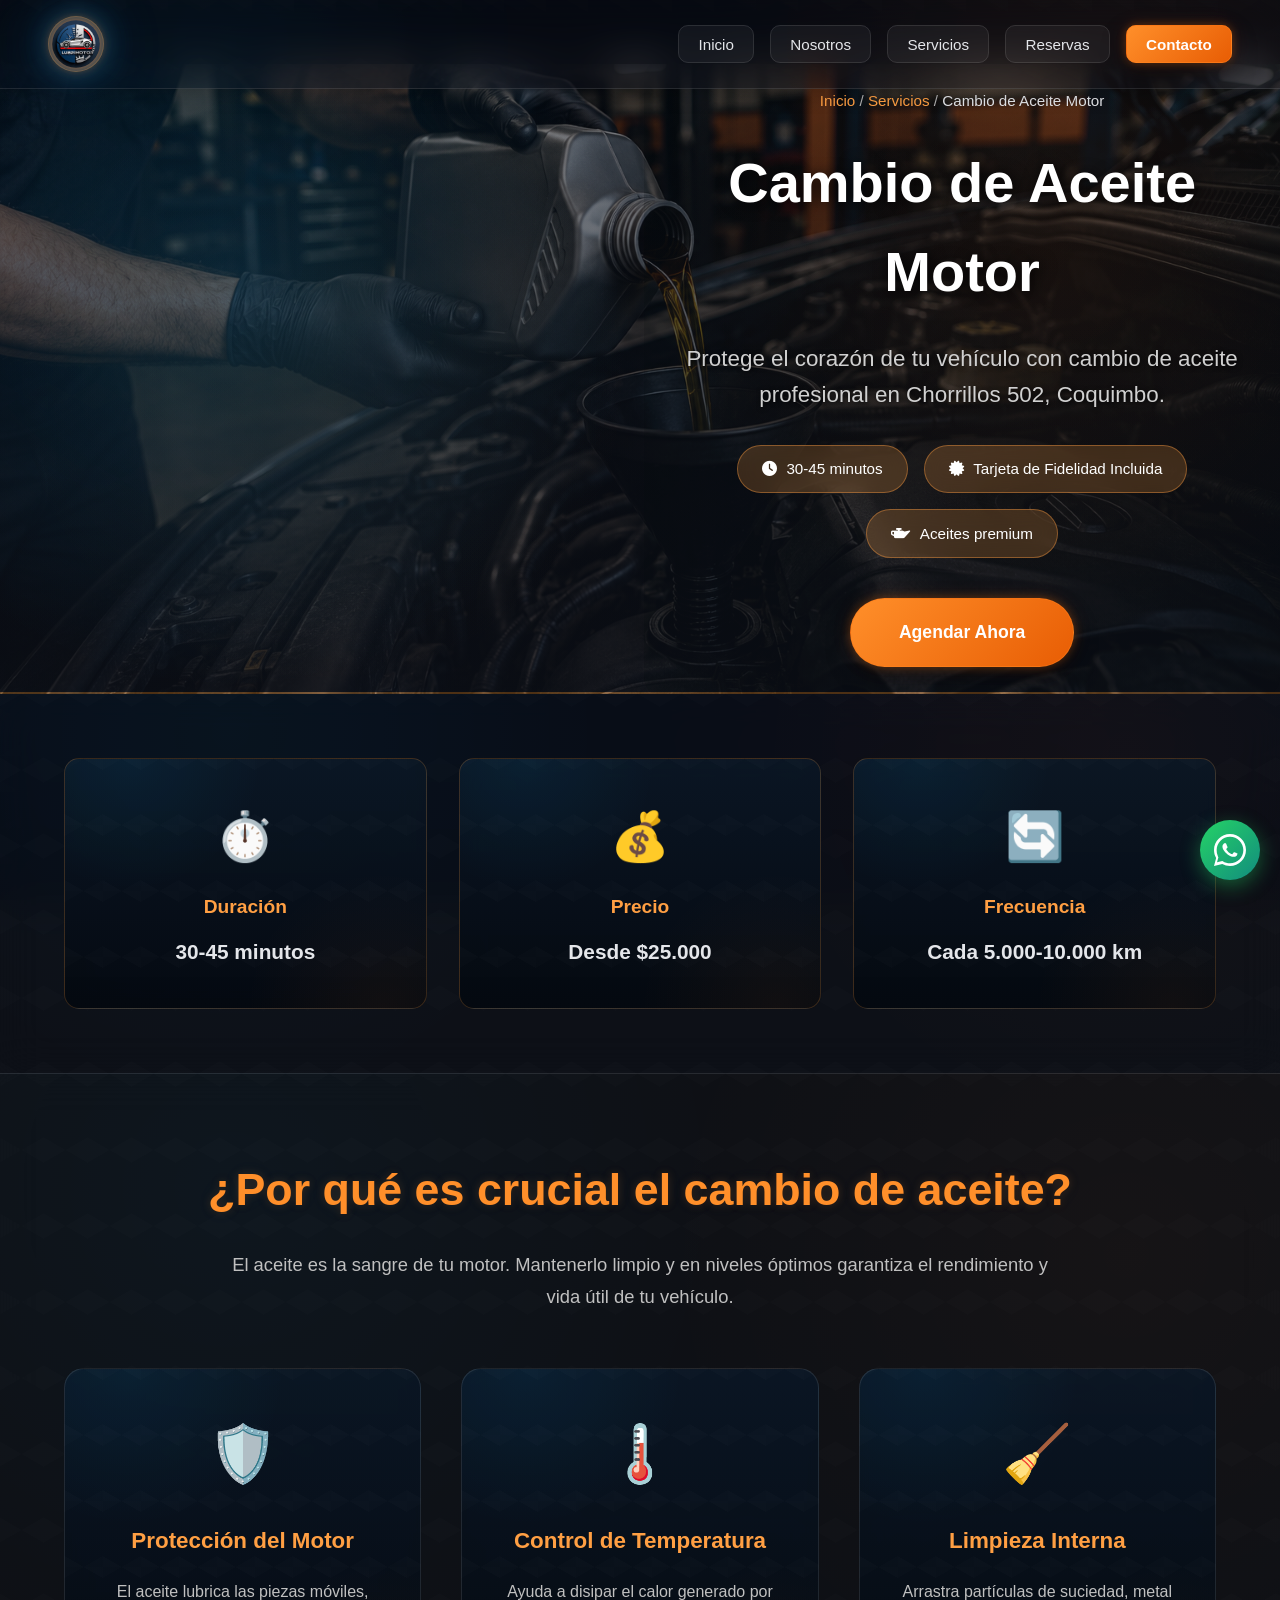
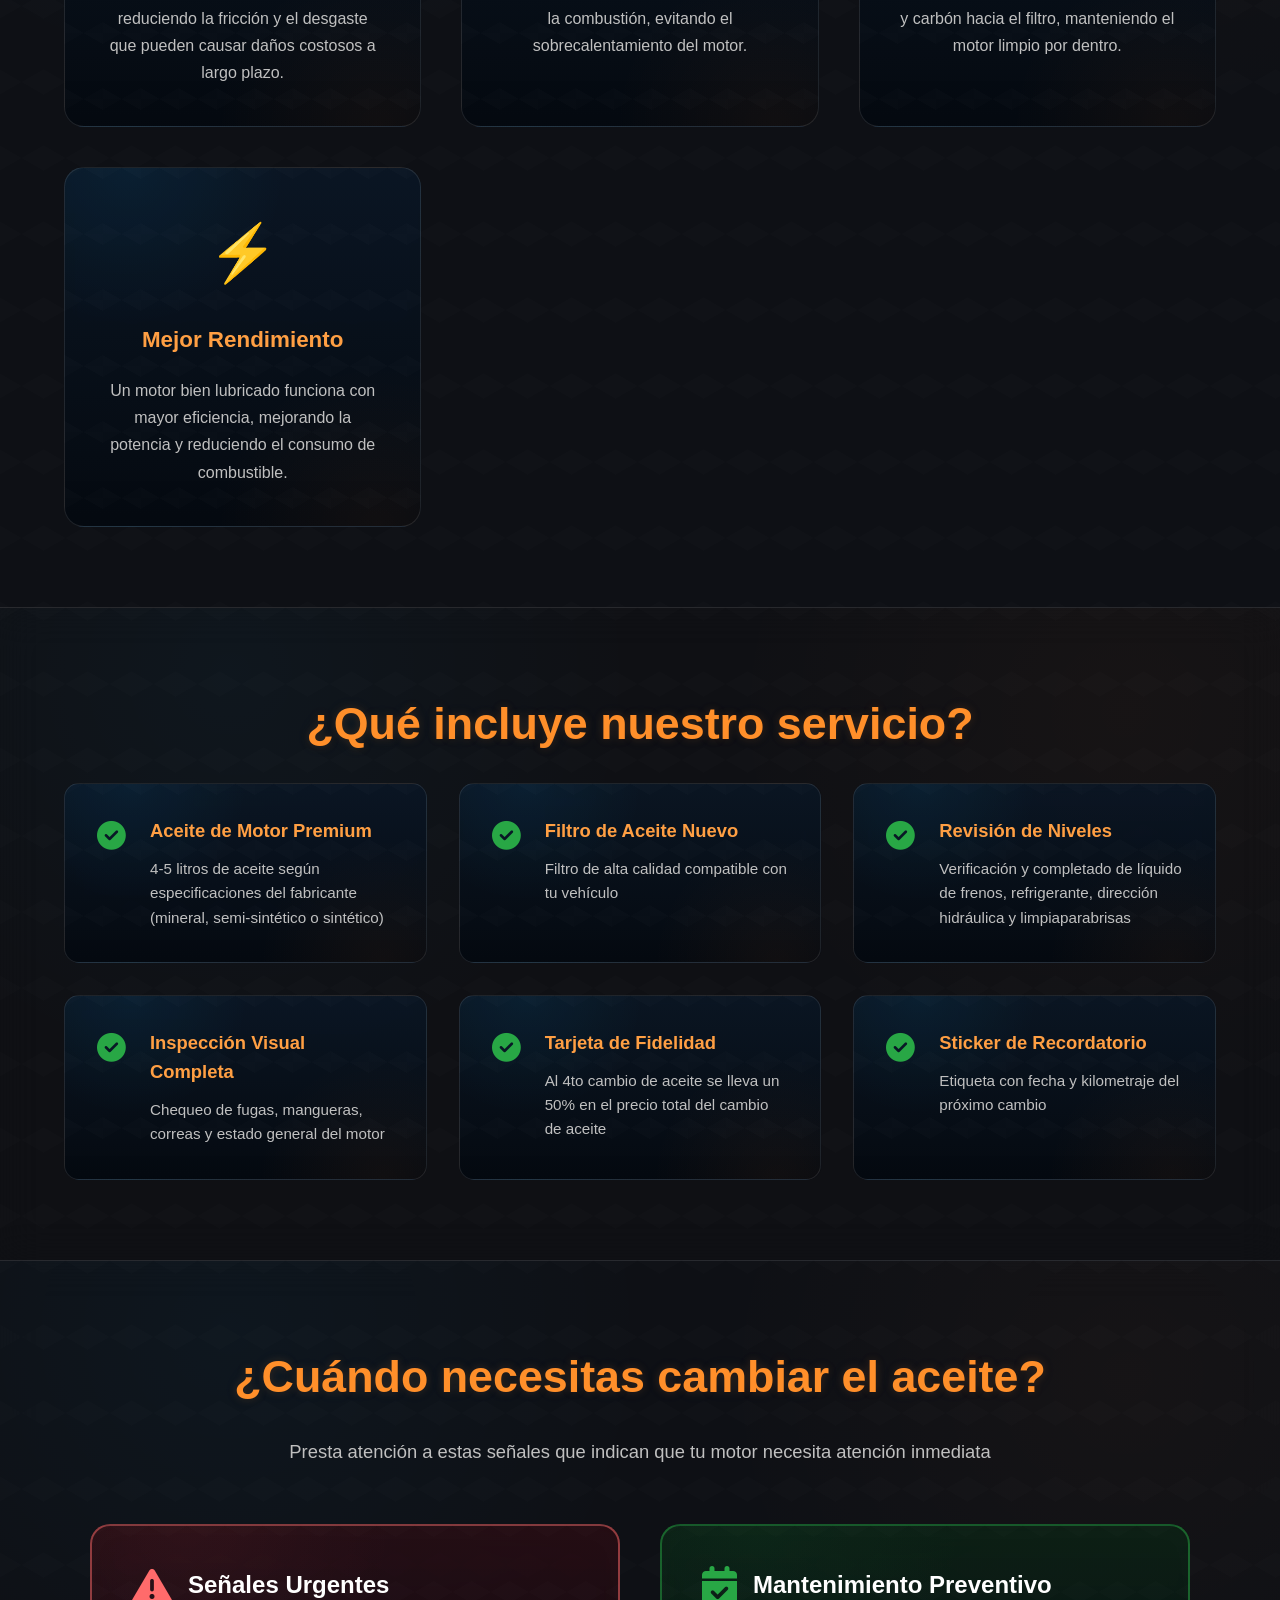
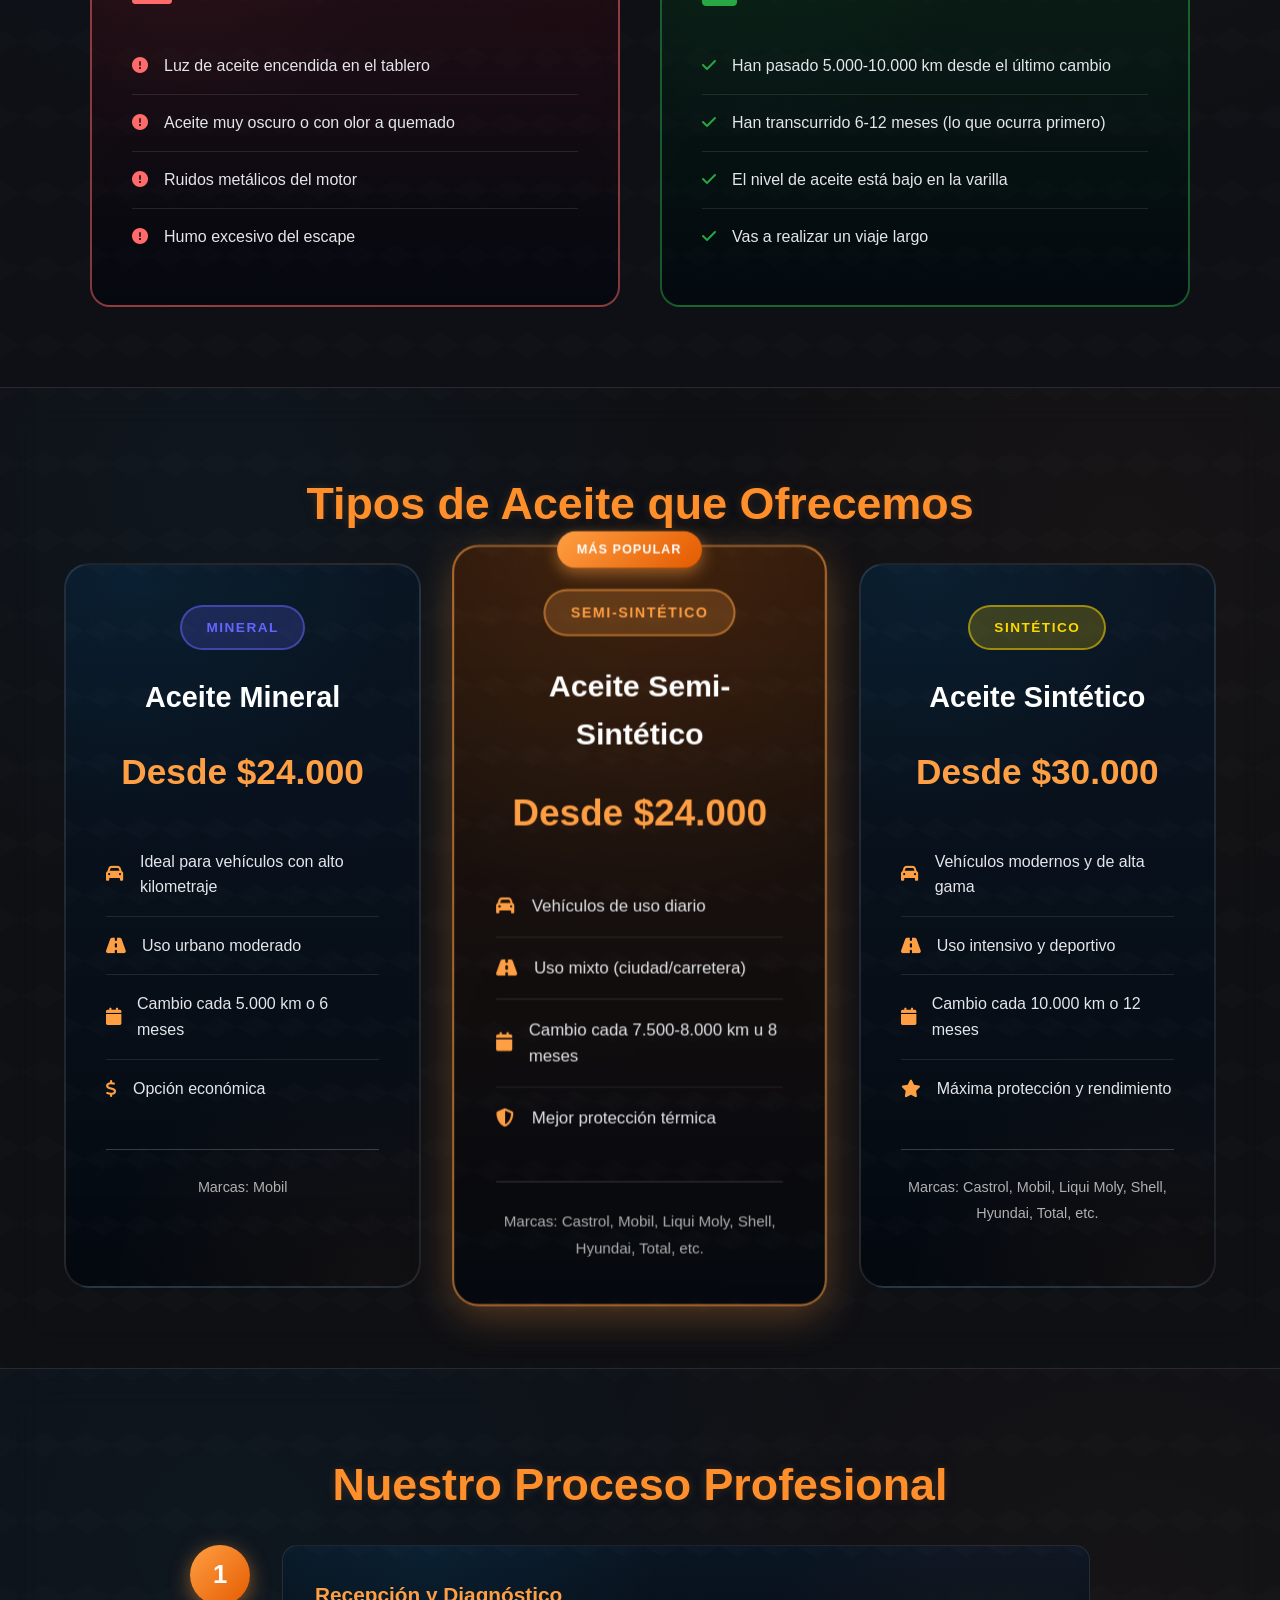
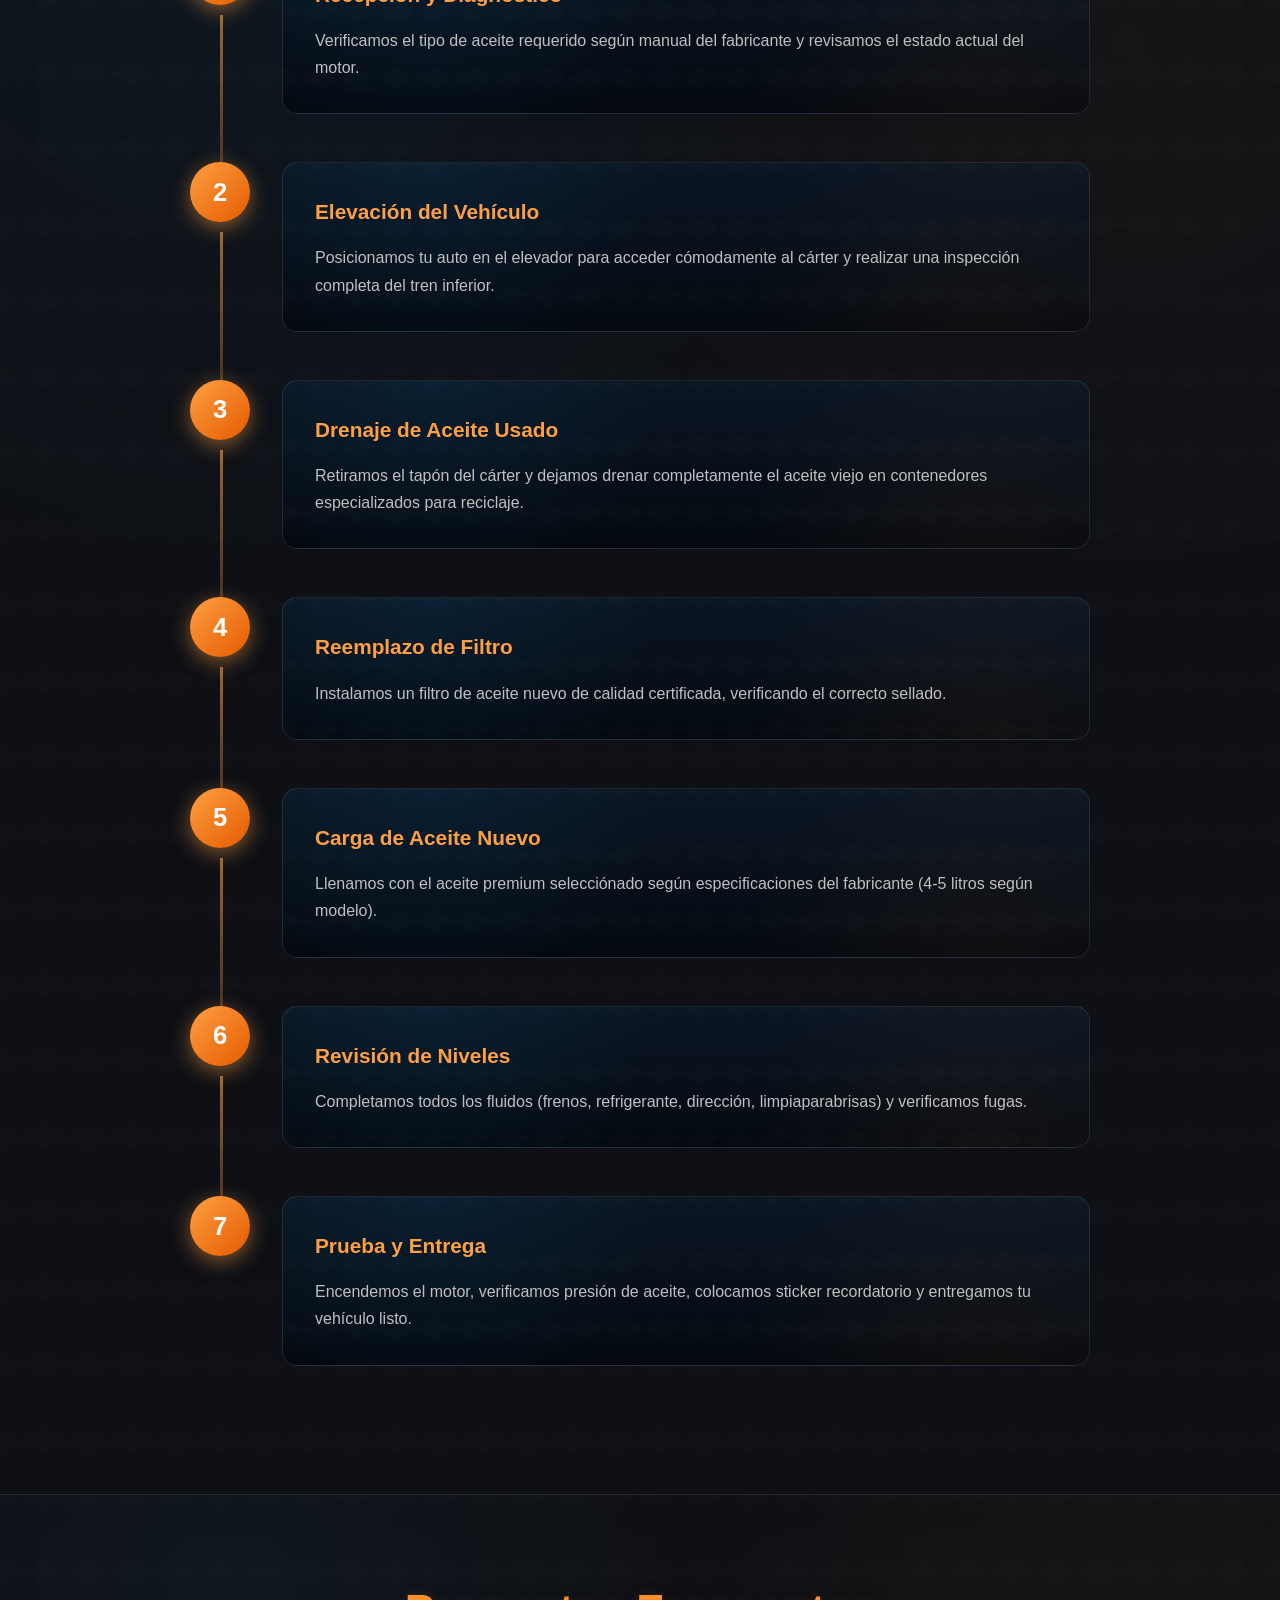
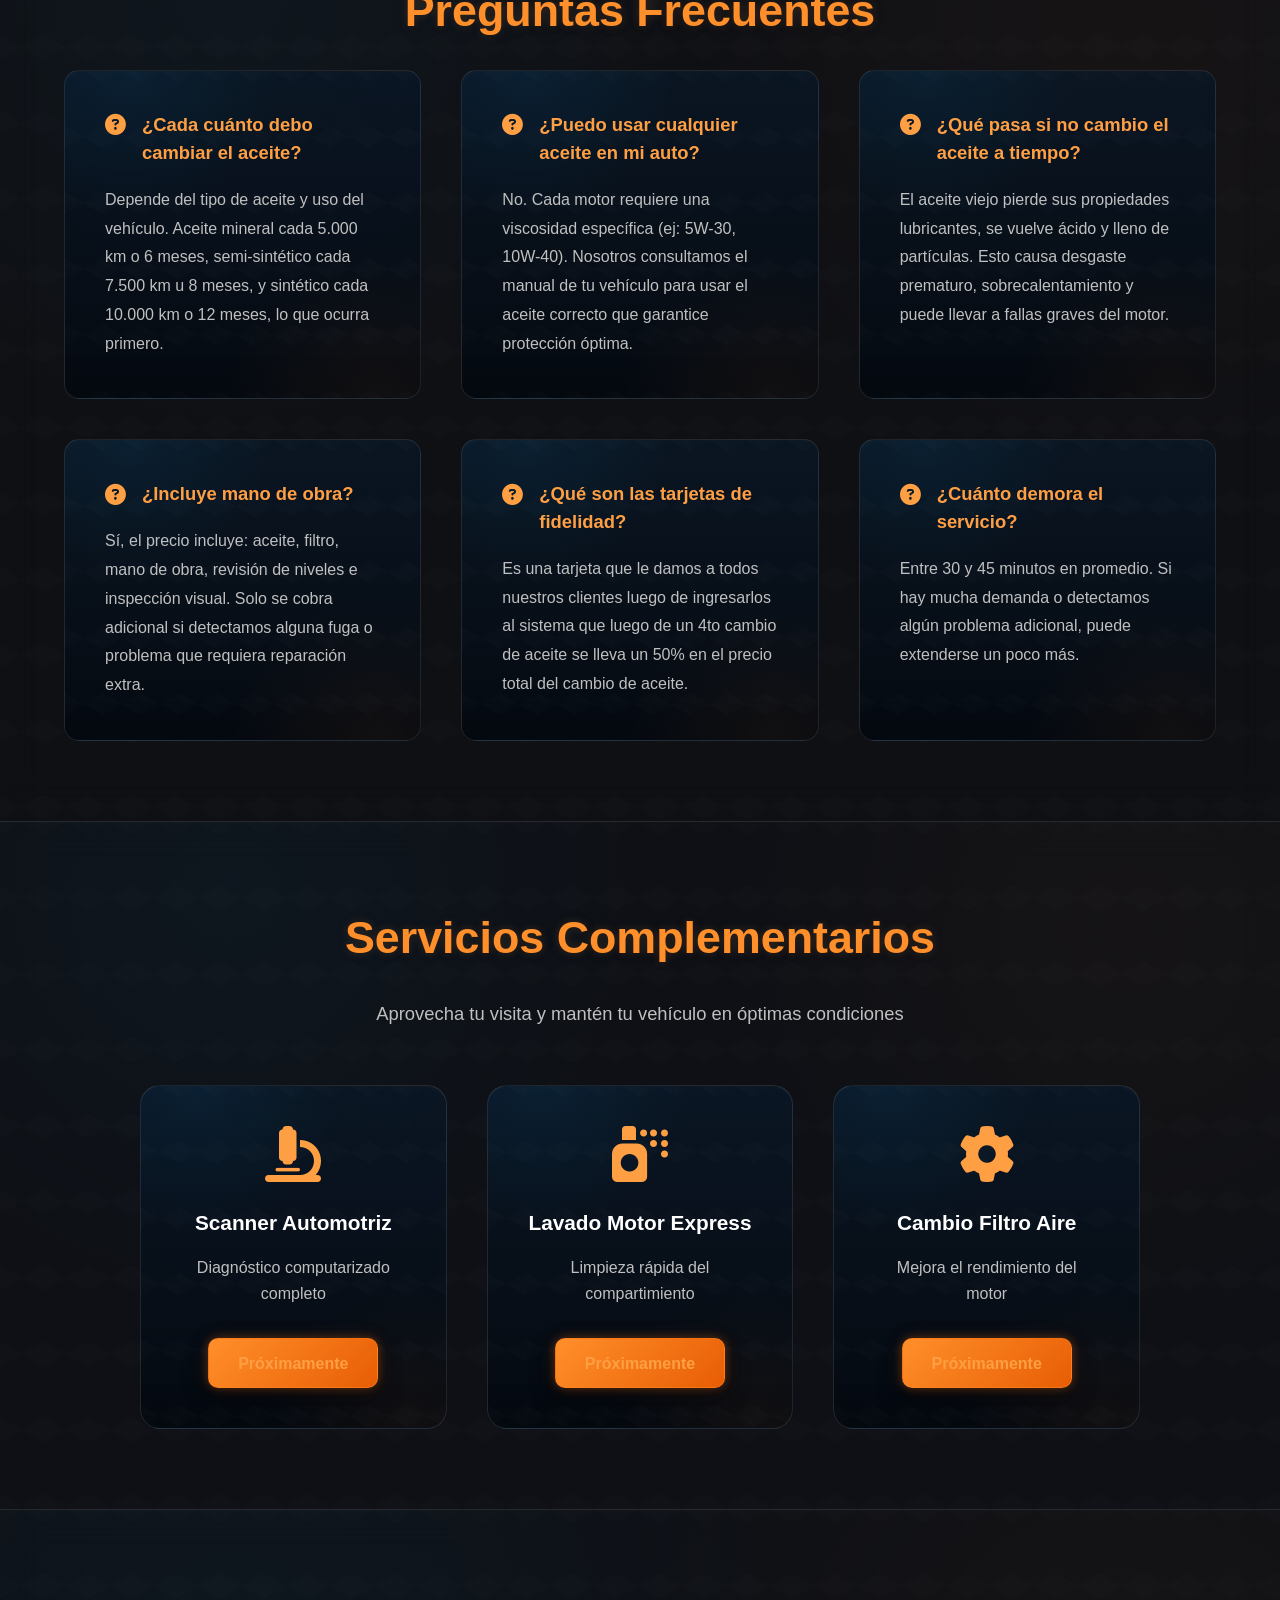
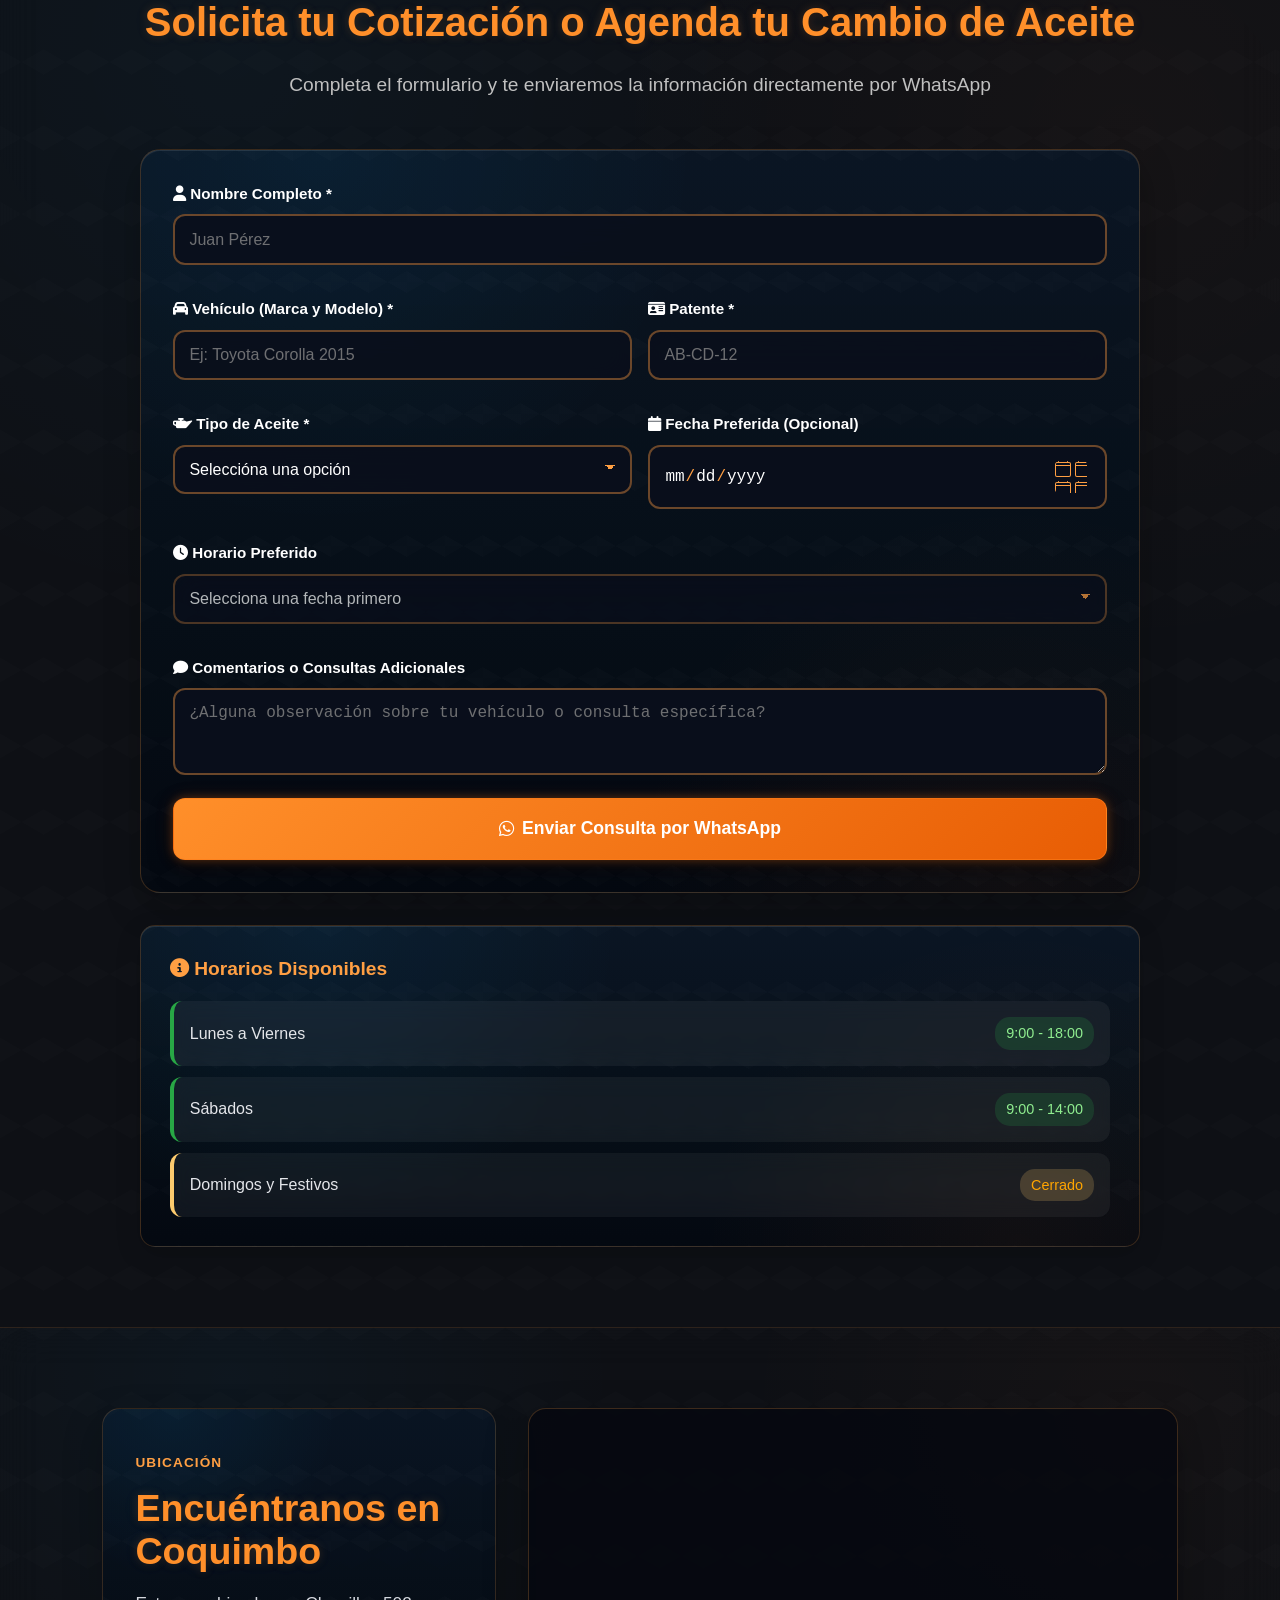
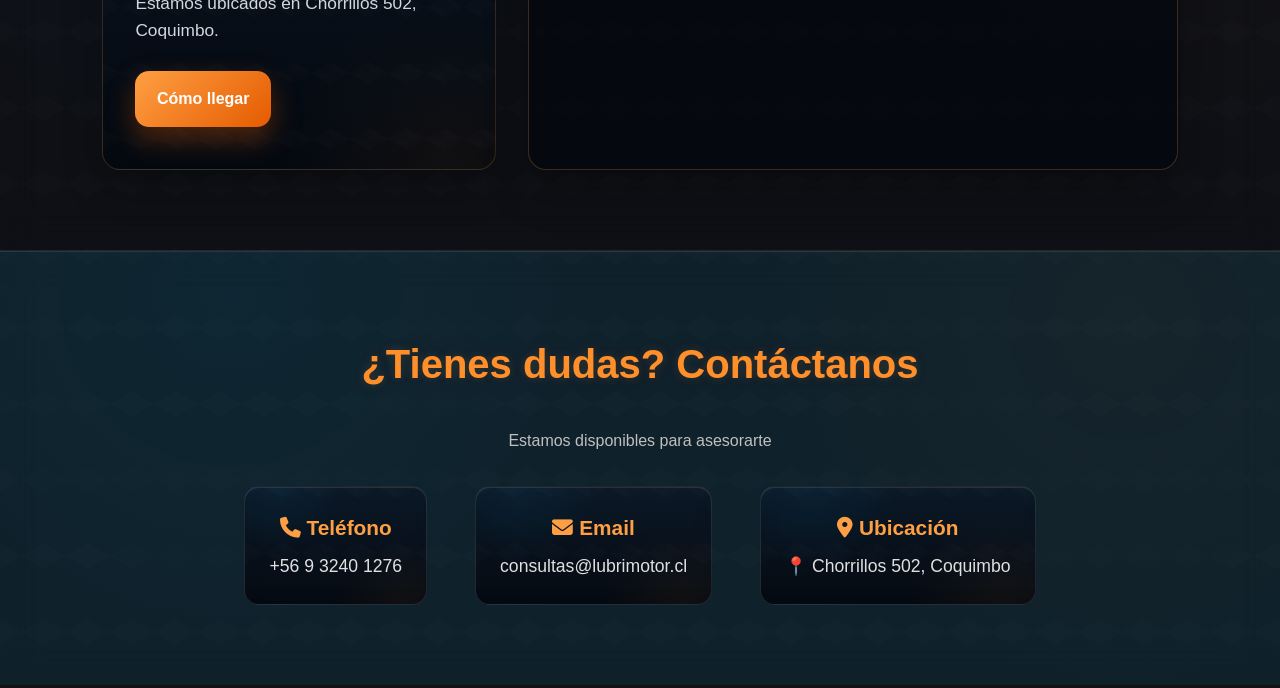
<file: paginas/servicio-cambio-aceite.html>
﻿<!DOCTYPE html>
<html lang="es">
<head>
    <meta charset="UTF-8">
    <meta name="viewport" content="width=device-width, initial-scale=1.0">
    <title>Cambio de Aceite en Coquimbo | Lubrimotor Chorrillos 502</title>
    <meta name="description" content="Cambio de aceite de motor en Chorrillos 502, Coquimbo. Lubrimotor atiende autos y camionetas con aceites adecuados, filtro y revisión de niveles.">

    <link rel="stylesheet" href="../styles.css">
    <link rel="stylesheet" href="../styles-paginas/servicio-styles.css">
    <link rel="stylesheet" href="https://cdnjs.cloudflare.com/ajax/libs/font-awesome/6.4.0/css/all.min.css">
</head>
<body>

    <!-- NAVBAR -->
    <nav class="navbar" id="navbar">
        <div class="navbar-container">
            <div class="logo">
                <a href="../index.html" class="navbar-brand">
                    <img src="../img/logo.jpg" alt="Lubrimotor servicios automotrices en Coquimbo" class="navbar-logo-text">
                </a>
            </div>

            <div class="hamburger" id="hamburger">
                <span></span>
                <span></span>
                <span></span>
            </div>

            <ul class="nav-menu" id="nav-menu">
                <li><a href="../index.html#inicio" class="nav-link">Inicio</a></li>
                <li><a href="../index.html#sobre-nosotros" class="nav-link">Nosotros</a></li>
                <li><a href="../index.html#servicios" class="nav-link">Servicios</a></li>
                <li><a href="../index.html#reservas" class="nav-link">Reservas</a></li>
                <li><a href="../index.html#contacto" class="nav-link btn-cta">Contacto</a></li>
            </ul>
        </div>
    </nav>

    <!-- HERO SECTION -->
    <section class="service-hero" style="background: linear-gradient(rgba(10, 15, 28, 0.38), rgba(26, 31, 46, 0.58)), url('../img/CambioAceiteNuevo.png') center/cover;">
        <div class="service-hero-overlay"></div>
        <div class="service-hero-content">
            <div class="breadcrumb">
                <a href="../index.html">Inicio</a> / <a href="../index.html#servicios">Servicios</a> / <span>Cambio de Aceite Motor</span>
            </div>
            <h1>Cambio de Aceite Motor</h1>
            <p class="service-subtitle">Protege el corazón de tu vehículo con cambio de aceite profesional en Chorrillos 502, Coquimbo.</p>
            <div class="service-badges">
                <span class="badge"><i class="fas fa-clock"></i> 30-45 minutos</span>
                <span class="badge"><i class="fas fa-certificate"></i> Tarjeta de Fidelidad Incluida</span>
                <span class="badge"><i class="fas fa-oil-can"></i> Aceites premium</span>
            </div>
            <a href="#reservar" class="btn-hero-service">Agendar Ahora</a>
        </div>
    </section>

    <!-- INFORMACIÓN RÁPIDA -->
    <section class="quick-info">
        <div class="container">
            <div class="quick-info-grid">
                <div class="quick-info-item">
                    <div class="quick-icon">⏱️</div>
                    <h3>Duración</h3>
                    <p>30-45 minutos</p>
                </div>
                <div class="quick-info-item">
                    <div class="quick-icon">💰</div>
                    <h3>Precio</h3>
                    <p>Desde $25.000</p>
                </div>
                <div class="quick-info-item">
                    <div class="quick-icon">🔄</div>
                    <h3>Frecuencia</h3>
                    <p>Cada 5.000-10.000 km</p>
                </div>
                
            </div>
        </div>
    </section>

    <!-- POR QUÉ ES IMPORTANTE -->
    <section class="service-importance">
        <div class="container">
            <h2>¿Por qué es crucial el cambio de aceite?</h2>
            <p class="section-intro">El aceite es la sangre de tu motor. Mantenerlo limpio y en niveles óptimos garantiza el rendimiento y vida útil de tu vehículo.</p>

            <div class="importance-grid">
                <div class="importance-card">
                    <div class="importance-icon">🛡️</div>
                    <h3>Protección del Motor</h3>
                    <p>El aceite lubrica las piezas móviles, reduciendo la fricción y el desgaste que pueden causar daños costosos a largo plazo.</p>
                </div>
                <div class="importance-card">
                    <div class="importance-icon">🌡️</div>
                    <h3>Control de Temperatura</h3>
                    <p>Ayuda a disipar el calor generado por la combustión, evitando el sobrecalentamiento del motor.</p>
                </div>
                <div class="importance-card">
                    <div class="importance-icon">🧹</div>
                    <h3>Limpieza Interna</h3>
                    <p>Arrastra partículas de suciedad, metal y carbón hacia el filtro, manteniendo el motor limpio por dentro.</p>
                </div>
                <div class="importance-card">
                    <div class="importance-icon">⚡</div>
                    <h3>Mejor Rendimiento</h3>
                    <p>Un motor bien lubricado funciona con mayor eficiencia, mejorando la potencia y reduciendo el consumo de combustible.</p>
                </div>
            </div>
        </div>
    </section>

    <!-- QUÉ INCLUYE EL SERVICIO -->
    <section class="service-includes">
        <div class="container">
            <h2>¿Qué incluye nuestro servicio?</h2>
            <div class="includes-grid">
                <div class="include-item">
                    <i class="fas fa-check-circle"></i>
                    <div>
                        <h4>Aceite de Motor Premium</h4>
                        <p>4-5 litros de aceite según especificaciones del fabricante (mineral, semi-sintético o sintético)</p>
                    </div>
                </div>
                <div class="include-item">
                    <i class="fas fa-check-circle"></i>
                    <div>
                        <h4>Filtro de Aceite Nuevo</h4>
                        <p>Filtro de alta calidad compatible con tu vehículo</p>
                    </div>
                </div>
                <div class="include-item">
                    <i class="fas fa-check-circle"></i>
                    <div>
                        <h4>Revisión de Niveles</h4>
                        <p>Verificación y completado de líquido de frenos, refrigerante, dirección hidráulica y limpiaparabrisas</p>
                    </div>
                </div>
                <div class="include-item">
                    <i class="fas fa-check-circle"></i>
                    <div>
                        <h4>Inspección Visual Completa</h4>
                        <p>Chequeo de fugas, mangueras, correas y estado general del motor</p>
                    </div>
                </div>
                <div class="include-item">
                    <i class="fas fa-check-circle"></i>
                    <div>
                        <h4>Tarjeta de Fidelidad</h4>
                        <p>Al 4to cambio de aceite se lleva un 50% en el precio total del cambio de aceite</p>
                    </div>
                </div>
                <div class="include-item">
                    <i class="fas fa-check-circle"></i>
                    <div>
                        <h4>Sticker de Recordatorio</h4>
                        <p>Etiqueta con fecha y kilometraje del próximo cambio</p>
                    </div>
                </div>
            </div>
        </div>
    </section>

    <!-- SEÑALES DE ALERTA -->
    <section class="warning-signs">
        <div class="container">
            <h2>¿Cuándo necesitas cambiar el aceite?</h2>
            <p class="section-intro">Presta atención a estas señales que indican que tu motor necesita atención inmediata</p>

            <div class="signs-grid">
                <div class="sign-card urgent">
                    <div class="sign-header">
                        <i class="fas fa-exclamation-triangle"></i>
                        <h3>Señales Urgentes</h3>
                    </div>
                    <ul>
                        <li><i class="fas fa-exclamation-circle"></i> Luz de aceite encendida en el tablero</li>
                        <li><i class="fas fa-exclamation-circle"></i> Aceite muy oscuro o con olor a quemado</li>
                        <li><i class="fas fa-exclamation-circle"></i> Ruidos metálicos del motor</li>
                        <li><i class="fas fa-exclamation-circle"></i> Humo excesivo del escape</li>
                    </ul>
                </div>
                <div class="sign-card preventive">
                    <div class="sign-header">
                        <i class="fas fa-calendar-check"></i>
                        <h3>Mantenimiento Preventivo</h3>
                    </div>
                    <ul>
                        <li><i class="fas fa-check"></i> Han pasado 5.000-10.000 km desde el último cambio</li>
                        <li><i class="fas fa-check"></i> Han transcurrido 6-12 meses (lo que ocurra primero)</li>
                        <li><i class="fas fa-check"></i> El nivel de aceite está bajo en la varilla</li>
                        <li><i class="fas fa-check"></i> Vas a realizar un viaje largo</li>
                    </ul>
                </div>
            </div>
        </div>
    </section>

    <!-- TIPOS DE ACEITE -->
    <section class="oil-types">
        <div class="container">
            <h2>Tipos de Aceite que Ofrecemos</h2>
            <div class="oil-types-grid">
                <div class="oil-card">
                    <div class="oil-badge mineral">MINERAL</div>
                    <h3>Aceite Mineral</h3>
                    <p class="oil-price">Desde $24.000</p>
                    <ul class="oil-features">
                        <li><i class="fas fa-car"></i> Ideal para vehículos con alto kilometraje</li>
                        <li><i class="fas fa-road"></i> Uso urbano moderado</li>
                        <li><i class="fas fa-calendar"></i> Cambio cada 5.000 km o 6 meses</li>
                        <li><i class="fas fa-dollar-sign"></i> Opción económica</li>
                    </ul>
                    <div class="oil-brands">
                        <small>Marcas: Mobil</small>
                    </div>
                </div>

                <div class="oil-card featured">
                    <div class="badge-popular">MÁS POPULAR</div>
                    <div class="oil-badge semi">SEMI-SINTÉTICO</div>
                    <h3>Aceite Semi-Sintético</h3>
                    <p class="oil-price">Desde $24.000</p>
                    <ul class="oil-features">
                        <li><i class="fas fa-car"></i> Vehículos de uso diario</li>
                        <li><i class="fas fa-road"></i> Uso mixto (ciudad/carretera)</li>
                        <li><i class="fas fa-calendar"></i> Cambio cada 7.500-8.000 km u 8 meses</li>
                        <li><i class="fas fa-shield-alt"></i> Mejor protección térmica</li>
                    </ul>
                    <div class="oil-brands">
                        <small>Marcas: Castrol, Mobil, Liqui Moly, Shell, Hyundai, Total, etc. </small>
                    </div>
                </div>

                <div class="oil-card">
                    <div class="oil-badge synthetic">SINTÉTICO</div>
                    <h3>Aceite Sintético</h3>
                    <p class="oil-price">Desde $30.000</p>
                    <ul class="oil-features">
                        <li><i class="fas fa-car"></i> Vehículos modernos y de alta gama</li>
                        <li><i class="fas fa-road"></i> Uso intensivo y deportivo</li>
                        <li><i class="fas fa-calendar"></i> Cambio cada 10.000 km o 12 meses</li>
                        <li><i class="fas fa-star"></i> Máxima protección y rendimiento</li>
                    </ul>
                    <div class="oil-brands">
                        <small>Marcas: Castrol, Mobil, Liqui Moly, Shell, Hyundai, Total, etc.</small>
                    </div>
                </div>
            </div>
        </div>
    </section>

    <!-- PROCESO PASO A PASO -->
    <section class="service-process">
        <div class="container">
            <h2>Nuestro Proceso Profesional</h2>
            <div class="process-timeline">
                <div class="process-step">
                    <div class="step-number">1</div>
                    <div class="step-content">
                        <h3>Recepción y Diagnóstico</h3>
                        <p>Verificamos el tipo de aceite requerido según manual del fabricante y revisamos el estado actual del motor.</p>
                    </div>
                </div>
                <div class="process-step">
                    <div class="step-number">2</div>
                    <div class="step-content">
                        <h3>Elevación del Vehículo</h3>
                        <p>Posicionamos tu auto en el elevador para acceder cómodamente al cárter y realizar una inspección completa del tren inferior.</p>
                    </div>
                </div>
                <div class="process-step">
                    <div class="step-number">3</div>
                    <div class="step-content">
                        <h3>Drenaje de Aceite Usado</h3>
                        <p>Retiramos el tapón del cárter y dejamos drenar completamente el aceite viejo en contenedores especializados para reciclaje.</p>
                    </div>
                </div>
                <div class="process-step">
                    <div class="step-number">4</div>
                    <div class="step-content">
                        <h3>Reemplazo de Filtro</h3>
                        <p>Instalamos un filtro de aceite nuevo de calidad certificada, verificando el correcto sellado.</p>
                    </div>
                </div>
                <div class="process-step">
                    <div class="step-number">5</div>
                    <div class="step-content">
                        <h3>Carga de Aceite Nuevo</h3>
                        <p>Llenamos con el aceite premium selecciónado según especificaciones del fabricante (4-5 litros según modelo).</p>
                    </div>
                </div>
                <div class="process-step">
                    <div class="step-number">6</div>
                    <div class="step-content">
                        <h3>Revisión de Niveles</h3>
                        <p>Completamos todos los fluidos (frenos, refrigerante, dirección, limpiaparabrisas) y verificamos fugas.</p>
                    </div>
                </div>
                <div class="process-step">
                    <div class="step-number">7</div>
                    <div class="step-content">
                        <h3>Prueba y Entrega</h3>
                        <p>Encendemos el motor, verificamos presión de aceite, colocamos sticker recordatorio y entregamos tu vehículo listo.</p>
                    </div>
                </div>
            </div>
        </div>
    </section>

    <!-- PREGUNTAS FRECUENTES -->
    <section class="faq-section">
        <div class="container">
            <h2>Preguntas Frecuentes</h2>
            <div class="faq-grid">
                <div class="faq-item">
                    <h3><i class="fas fa-question-circle"></i> ¿Cada cuánto debo cambiar el aceite?</h3>
                    <p>Depende del tipo de aceite y uso del vehículo. Aceite mineral cada 5.000 km o 6 meses, semi-sintético cada 7.500 km u 8 meses, y sintético cada 10.000 km o 12 meses, lo que ocurra primero.</p>
                </div>
                <div class="faq-item">
                    <h3><i class="fas fa-question-circle"></i> ¿Puedo usar cualquier aceite en mi auto?</h3>
                    <p>No. Cada motor requiere una viscosidad específica (ej: 5W-30, 10W-40). Nosotros consultamos el manual de tu vehículo para usar el aceite correcto que garantice protección óptima.</p>
                </div>
                <div class="faq-item">
                    <h3><i class="fas fa-question-circle"></i> ¿Qué pasa si no cambio el aceite a tiempo?</h3>
                    <p>El aceite viejo pierde sus propiedades lubricantes, se vuelve ácido y lleno de partículas. Esto causa desgaste prematuro, sobrecalentamiento y puede llevar a fallas graves del motor.</p>
                </div>
                <div class="faq-item">
                    <h3><i class="fas fa-question-circle"></i> ¿Incluye mano de obra?</h3>
                    <p>Sí, el precio incluye: aceite, filtro, mano de obra, revisión de niveles e inspección visual. Solo se cobra adicional si detectamos alguna fuga o problema que requiera reparación extra.</p>
                </div>
                <div class="faq-item">
                    <h3><i class="fas fa-question-circle"></i> ¿Qué son las tarjetas de fidelidad?</h3>
                    <p>Es una tarjeta que le damos a todos nuestros clientes luego de ingresarlos al sistema que luego de un 4to cambio de aceite se lleva un 50% en el precio total del cambio de aceite.</p>
                </div>
                <div class="faq-item">
                    <h3><i class="fas fa-question-circle"></i> ¿Cuánto demora el servicio?</h3>
                    <p>Entre 30 y 45 minutos en promedio. Si hay mucha demanda o detectamos algún problema adicional, puede extenderse un poco más.</p>
                </div>
            </div>
        </div>
    </section>

    <!-- SERVICIOS RELACIONADOS -->
    <section class="related-services">
        <div class="container">
            <h2>Servicios Complementarios</h2>
            <p class="section-intro">Aprovecha tu visita y mantén tu vehículo en óptimas condiciones</p>
            <div class="related-grid">
                <div class="related-card">
                    <i class="fas fa-microscope"></i>
                    <h3>Scanner Automotriz</h3>
                    <p>Diagnóstico computarizado completo</p>
                    <a href="#" class="btn-related">Próximamente</a>
                </div>
                <div class="related-card">
                    <i class="fas fa-spray-can"></i>
                    <h3>Lavado Motor Express</h3>
                    <p>Limpieza rápida del compartimiento</p>
                    <a href="#" class="btn-related">Próximamente</a>
                </div>
                <div class="related-card">
                    <i class="fas fa-cog"></i>
                    <h3>Cambio Filtro Aire</h3>
                    <p>Mejora el rendimiento del motor</p>
                    <a href="#" class="btn-related">Próximamente</a>
                </div>
            </div>
        </div>
    </section>

    <!-- FORMULARIO DE RESERVA/COTIZACIÓN -->
    <section class="citas-online" id="reservar">
        <div class="container">
            <h2>Solicita tu Cotización o Agenda tu Cambio de Aceite</h2>
            <p>Completa el formulario y te enviaremos la información directamente por WhatsApp</p>

            <form class="formulario-citas" id="booking-form-aceite">
                <div class="form-row">
                    <div class="form-group">
                        <label for="nombre"><i class="fas fa-user"></i> Nombre Completo *</label>
                        <input type="text" id="nombre" name="nombre" required placeholder="Juan Pérez">
                    </div>
                </div>

                <div class="form-row">
                    <div class="form-group">
                        <label for="vehiculo"><i class="fas fa-car"></i> Vehículo (Marca y Modelo) *</label>
                        <input type="text" id="vehiculo" name="vehiculo" required placeholder="Ej: Toyota Corolla 2015">
                    </div>
                    <div class="form-group">
                        <label for="patente"><i class="fas fa-id-card"></i> Patente *</label>
                        <input type="text" id="patente" name="patente" required placeholder="AB-CD-12" style="text-transform: uppercase;">
                    </div>
                </div>

                <div class="form-row">
                    <div class="form-group">
                        <label for="tipo-aceite"><i class="fas fa-oil-can"></i> Tipo de Aceite *</label>
                        <select id="tipo-aceite" name="tipo-aceite" required>
                            <option value="">Seleccióna una opción</option>
                            <option value="Mineral - Desde $25.000">Mineral - Desde $25.000</option>
                            <option value="Semi-Sintético - Desde $35.000">Semi-Sintético - Desde $35.000</option>
                            <option value="Sintético - Desde $50.000">Sintético - Desde $50.000</option>
                            <option value="No estoy seguro, necesito asesoría">No estoy seguro, necesito asesoría</option>
                        </select>
                    </div>
                    <div class="form-group">
                        <label for="fecha"><i class="fas fa-calendar"></i> Fecha Preferida (Opcional)</label>
                        <input type="date" id="fecha" name="fecha">
                    </div>
                </div>

                <div class="form-row">
                    <div class="form-group">
                        <label for="hora"><i class="fas fa-clock"></i> Horario Preferido</label>
                        <select id="hora" name="hora" required>
                            <option value="">Selecciona una fecha primero</option>
                        </select>
                    </div>
                </div>

                <div class="form-group">
                    <label for="comentarios"><i class="fas fa-comment"></i> Comentarios o Consultas Adicionales</label>
                    <textarea id="comentarios" name="comentarios" rows="3" placeholder="¿Alguna observación sobre tu vehículo o consulta específica?"></textarea>
                </div>

                <button type="submit" class="btn-reservar">
                    <i class="fab fa-whatsapp"></i>
                    Enviar Consulta por WhatsApp
                </button>
            </form>

            <div class="disponibilidad">
                <h3><i class="fas fa-info-circle"></i> Horarios Disponibles</h3>
                <div class="horarios-disponibles">
                    <div class="horario-item disponible">
                        <span>Lunes a Viernes</span>
                        <span class="status">9:00 - 18:00</span>
                    </div>
                    <div class="horario-item disponible">
                        <span>Sábados</span>
                        <span class="status">9:00 - 14:00</span>
                    </div>
                    <div class="horario-item ocupado">
                        <span>Domingos y Festivos</span>
                        <span class="status">Cerrado</span>
                    </div>
                </div>
            </div>
        </div>
    </section>

    <!-- UBICACION -->
    <section class="ubicacion" id="ubicacion">
        <div class="ubicacion-container">
            <div class="ubicacion-content">
                <span class="ubicacion-label">Ubicación</span>
                <h2>Encuéntranos en Coquimbo</h2>
                <p>Estamos ubicados en Chorrillos 502, Coquimbo.</p>
                <a href="https://www.google.com/maps/place/LubriMotor/@-29.9668901,-71.3257162,19z/data=!4m6!3m5!1s0x9691c9198085ee0f:0xff0e93da027ea741!8m2!3d-29.9670055!4d-71.3257167!16s%2Fg%2F11ggm9349y?entry=ttu&g_ep=EgoyMDI2MDUyNy4wIKXMDSoASAFQAw%3D%3D" target="_blank" rel="noopener" class="btn-maps">Cómo llegar</a>
            </div>
            <div class="mapa-ubicacion" aria-label="Mapa de LubriMotor en Chorrillos 502, Coquimbo">
                <iframe src="https://www.google.com/maps?q=LubriMotor%20Chorrillos%20502%20Coquimbo&output=embed" width="600" height="450" style="border:0;" allowfullscreen="" loading="lazy" referrerpolicy="no-referrer-when-downgrade" title="Mapa de LubriMotor en Chorrillos 502, Coquimbo"></iframe>
            </div>
        </div>
    </section>

    <!-- CONTACTO -->
    <section class="contacto">
        <h2>¿Tienes dudas? Contáctanos</h2>
        <p>Estamos disponibles para asesorarte</p>
        <div class="contacto-info">
            <div class="contacto-item">
                <h3><i class="fas fa-phone"></i> Teléfono</h3>
                <p>+56 9 3240 1276</p>
            </div>
            <div class="contacto-item">
                <h3><i class="fas fa-envelope"></i> Email</h3>
                <p>consultas@lubrimotor.cl</p>
            </div>
            <div class="contacto-item">
                <h3><i class="fas fa-map-marker-alt"></i> Ubicación</h3>
                <p><a href="https://www.google.com/maps/place/LubriMotor/@-29.9668901,-71.3257162,19z/data=!4m6!3m5!1s0x9691c9198085ee0f:0xff0e93da027ea741!8m2!3d-29.9670055!4d-71.3257167!16s%2Fg%2F11ggm9349y?entry=ttu&g_ep=EgoyMDI2MDUyNy4wIKXMDSoASAFQAw%3D%3D" target="_blank" rel="noopener">📍 Chorrillos 502, Coquimbo</a></p>
            </div>
        </div>
    </section>

    <!-- WHATSAPP WIDGET -->
    <div class="whatsapp-widget">
        <div class="whatsapp-button" onclick="window.open('https://wa.me/56932401276?text=Hola, quiero información sobre cambio de aceite', '_blank')">
            <svg width="32" height="32" viewBox="0 0 32 32" fill="white">
                <path d="M16 0C7.164 0 0 7.164 0 16c0 2.8.736 5.568 2.136 8.016L0 32l8.232-2.112A15.936 15.936 0 0016 32c8.836 0 16-7.164 16-16S24.836 0 16 0zm0 29.344c-2.592 0-5.088-.752-7.2-2.112l-.512-.304-5.28 1.36 1.392-5.088-.336-.528A13.248 13.248 0 012.656 16c0-7.36 5.984-13.344 13.344-13.344S29.344 8.64 29.344 16 23.36 29.344 16 29.344zm7.2-9.856c-.384-.192-2.288-1.12-2.64-1.248-.352-.128-.608-.192-.864.192-.256.384-1.024 1.248-1.248 1.504-.224.256-.448.288-.832.096-.384-.192-1.632-.592-3.104-1.888-1.152-1.008-1.92-2.256-2.144-2.64-.224-.384-.016-.592.176-.784.16-.16.384-.448.576-.672.192-.224.256-.384.384-.64.128-.256.064-.48-.032-.672-.096-.192-.864-2.08-1.184-2.848-.32-.752-.64-.64-.864-.64h-.736c-.256 0-.672.096-.992.48-.32.384-1.248 1.216-1.248 2.976s1.28 3.456 1.472 3.712c.192.256 2.56 3.904 6.208 5.472.864.384 1.536.608 2.064.768.864.272 1.664.224 2.288.128.704-.096 2.288-.928 2.608-1.824.32-.896.32-1.664.224-1.824-.096-.16-.352-.256-.736-.448z"/>
            </svg>
        </div>
    </div>

    <div class="mobile-service-reserva-bar" aria-label="Reserva rápida">
        <span>Agenda tu servicio</span>
        <a href="#reservar">Reservar</a>
    </div>

    <script src="../script.js"></script>
    <script>
        // SCRIPT PARA ENVIAR FORMULARIO A WHATSAPP
        document.getElementById('booking-form-aceite').addEventListener('submit', function(e) {
            e.preventDefault();

            // Obtener datos del formulario
            const nombre = document.getElementById('nombre').value;
            const vehiculo = document.getElementById('vehiculo').value;
            const patente = document.getElementById('patente').value.toUpperCase();
            const tipoAceite = document.getElementById('tipo-aceite').value;
            const fecha = document.getElementById('fecha').value;
            const hora = document.getElementById('hora') ? document.getElementById('hora').value : '';
            const comentarios = document.getElementById('comentarios').value;

            // Crear mensaje para WhatsApp
            let mensaje = `*CONSULTA: CAMBIO DE ACEITE MOTOR*%0A%0A`;
            mensaje += `👤 *Nombre:* ${nombre}%0A`;
            mensaje += `🚗 *Mi auto es:* ${vehiculo}%0A`;
            mensaje += `🔖 *Patente:* ${patente}%0A`;
            mensaje += `🛢️ *Tipo de Aceite:* ${tipoAceite}%0A`;

            if (fecha) {
                mensaje += `📅 *Fecha preferida:* ${fecha}%0A`;
            }

            if (hora) {
                mensaje += `🕒 *Horario preferido:* ${hora}%0A`;
            }

            if (comentarios) {
                mensaje += `💬 *Comentarios:* ${comentarios}%0A`;
            }

            mensaje += `%0A_Mensaje enviado desde lubrimotor.cl_`;

            // URL de WhatsApp
            const phoneNumber = '56932401276';
            const whatsappURL = `https://wa.me/${phoneNumber}?text=${mensaje}`;

            // Abrir WhatsApp
            window.open(whatsappURL, '_blank');
        });

        // Formato automático de patente
        document.getElementById('patente').addEventListener('input', function(e) {
            this.value = this.value.toUpperCase();
        });
    </script>
</body>
</html>
</file>
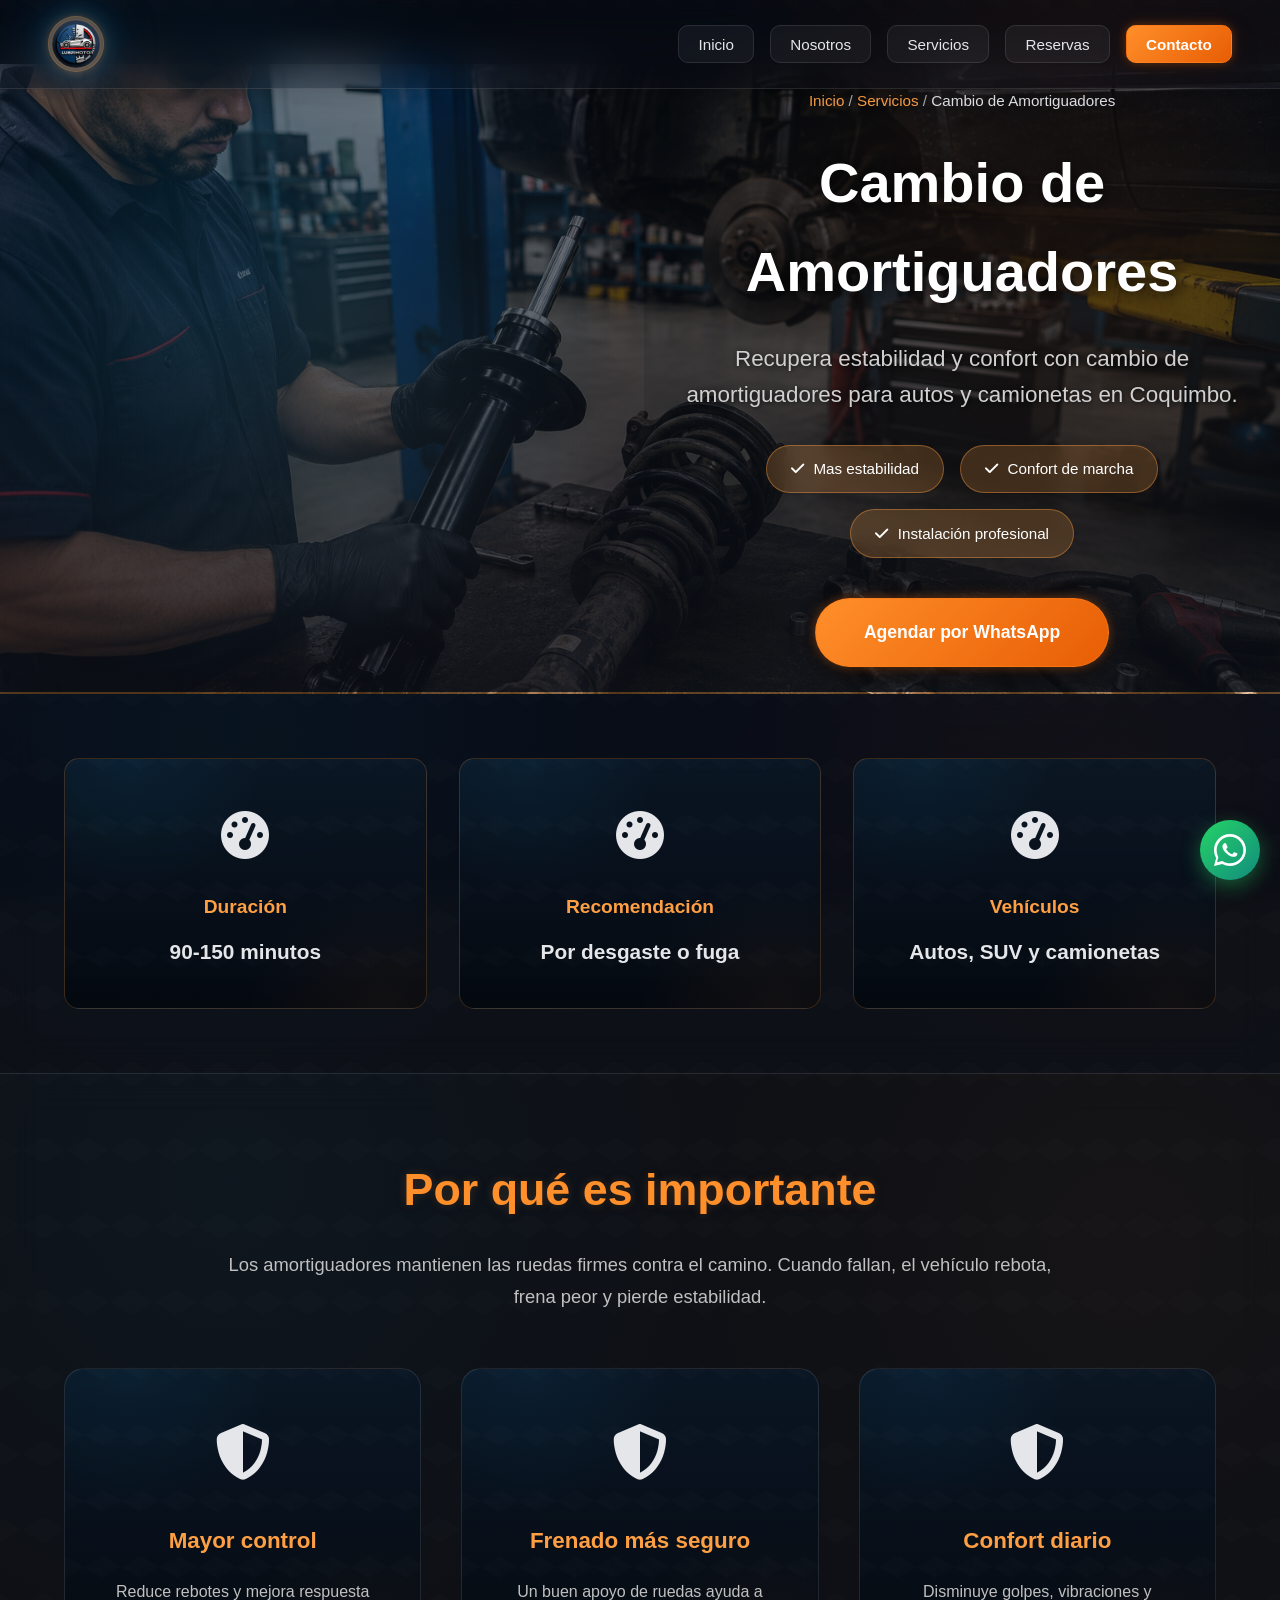
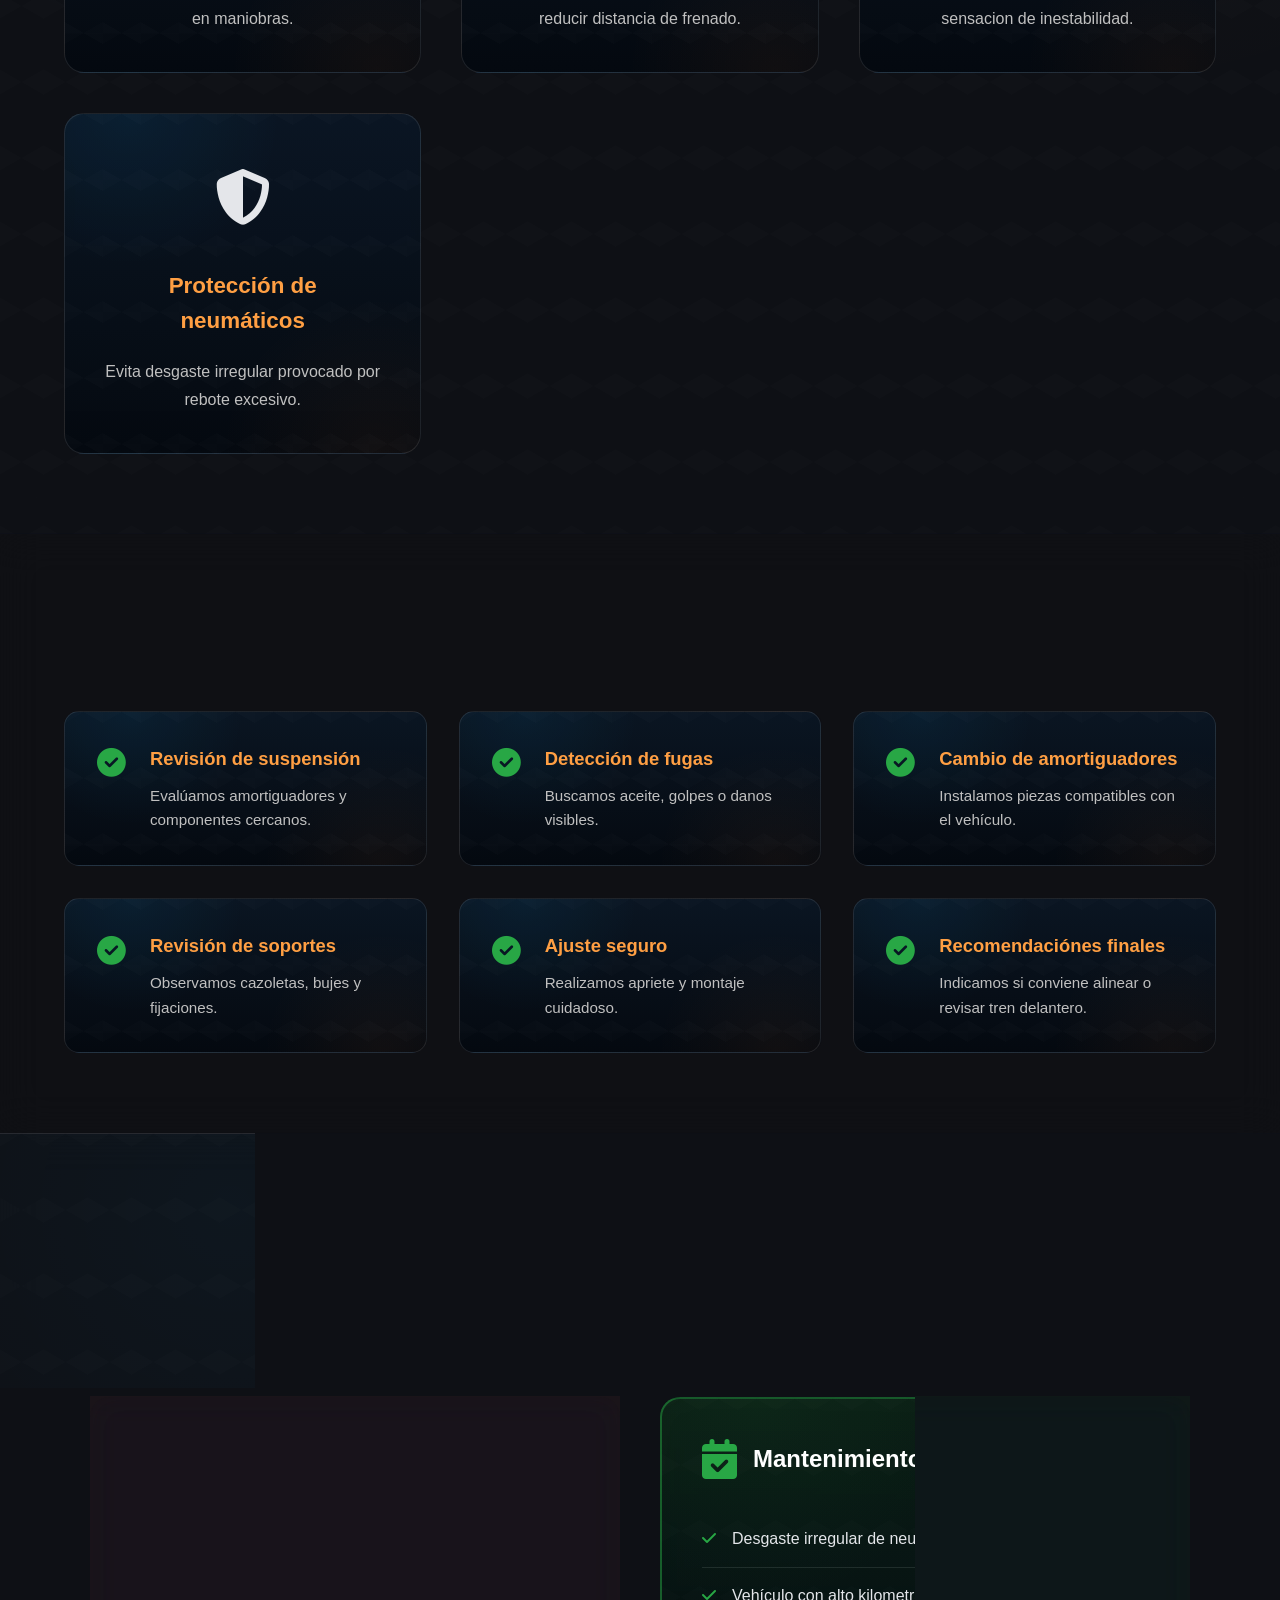
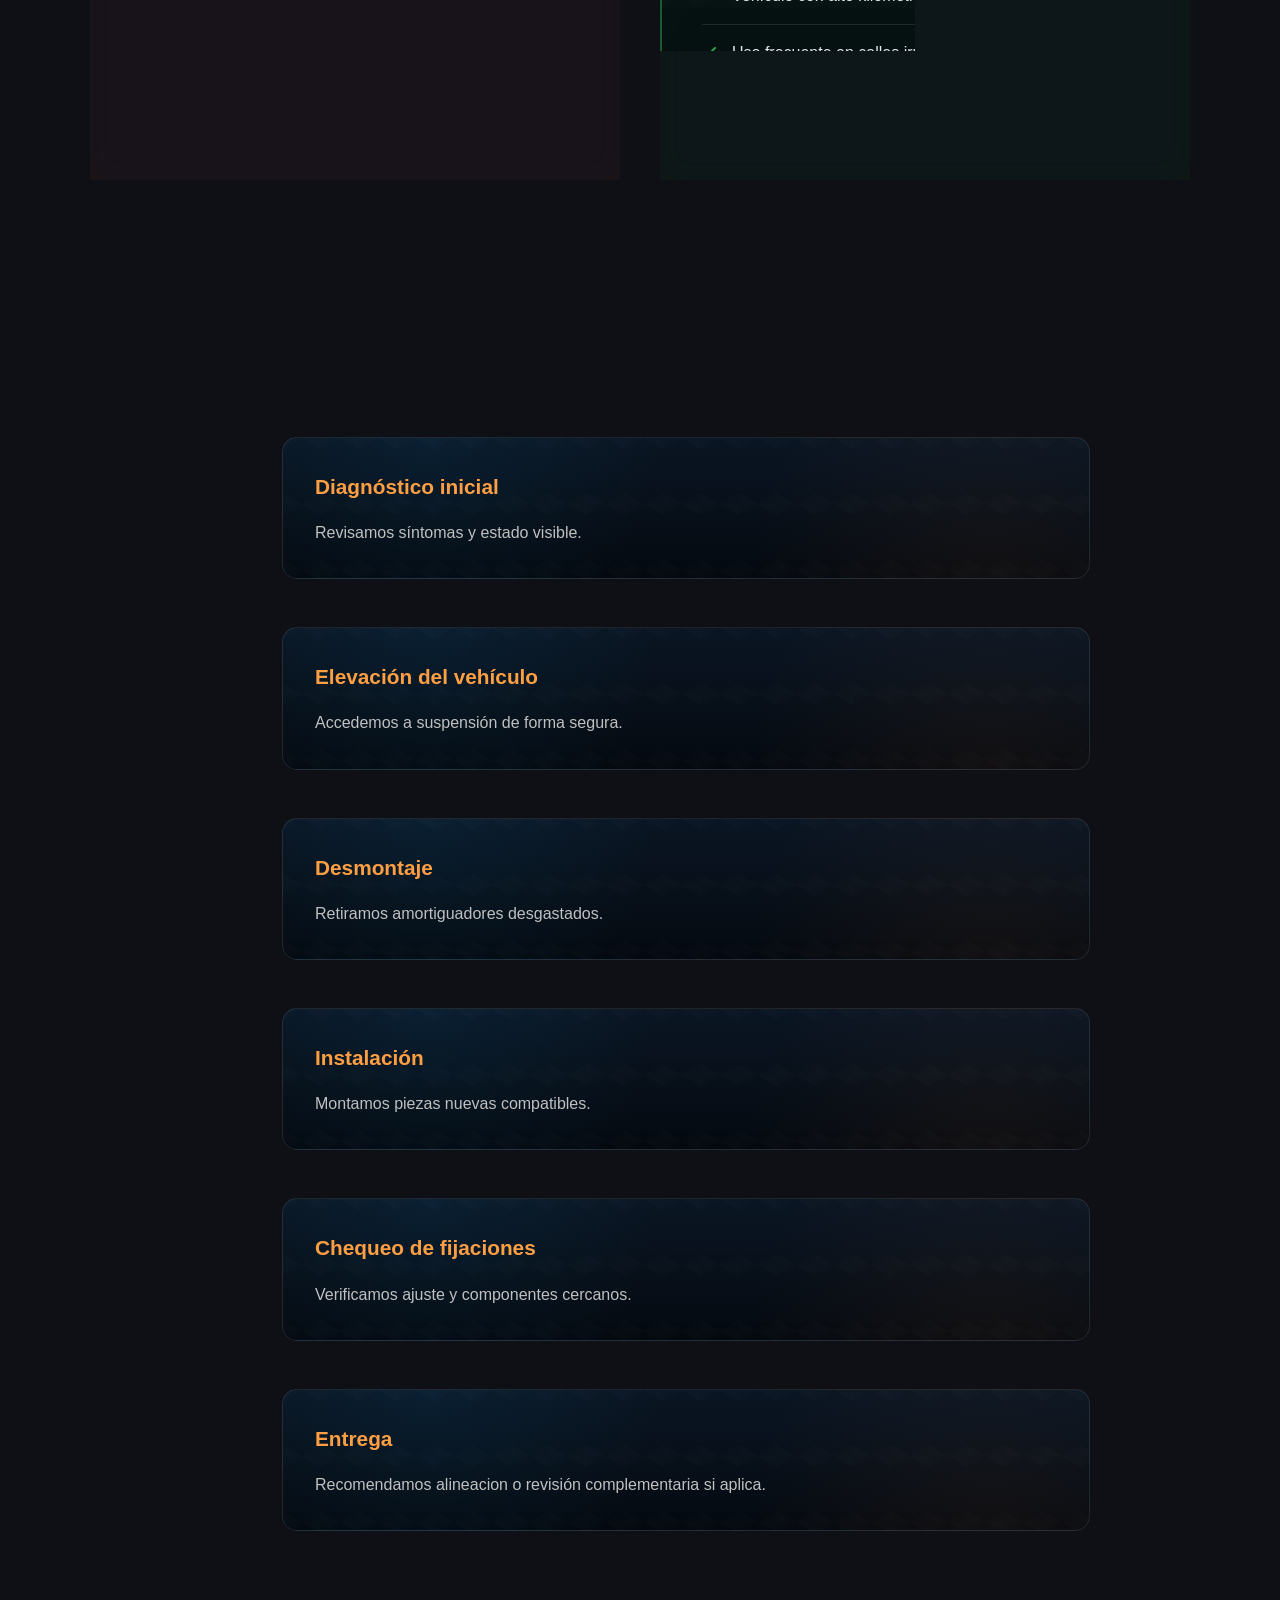
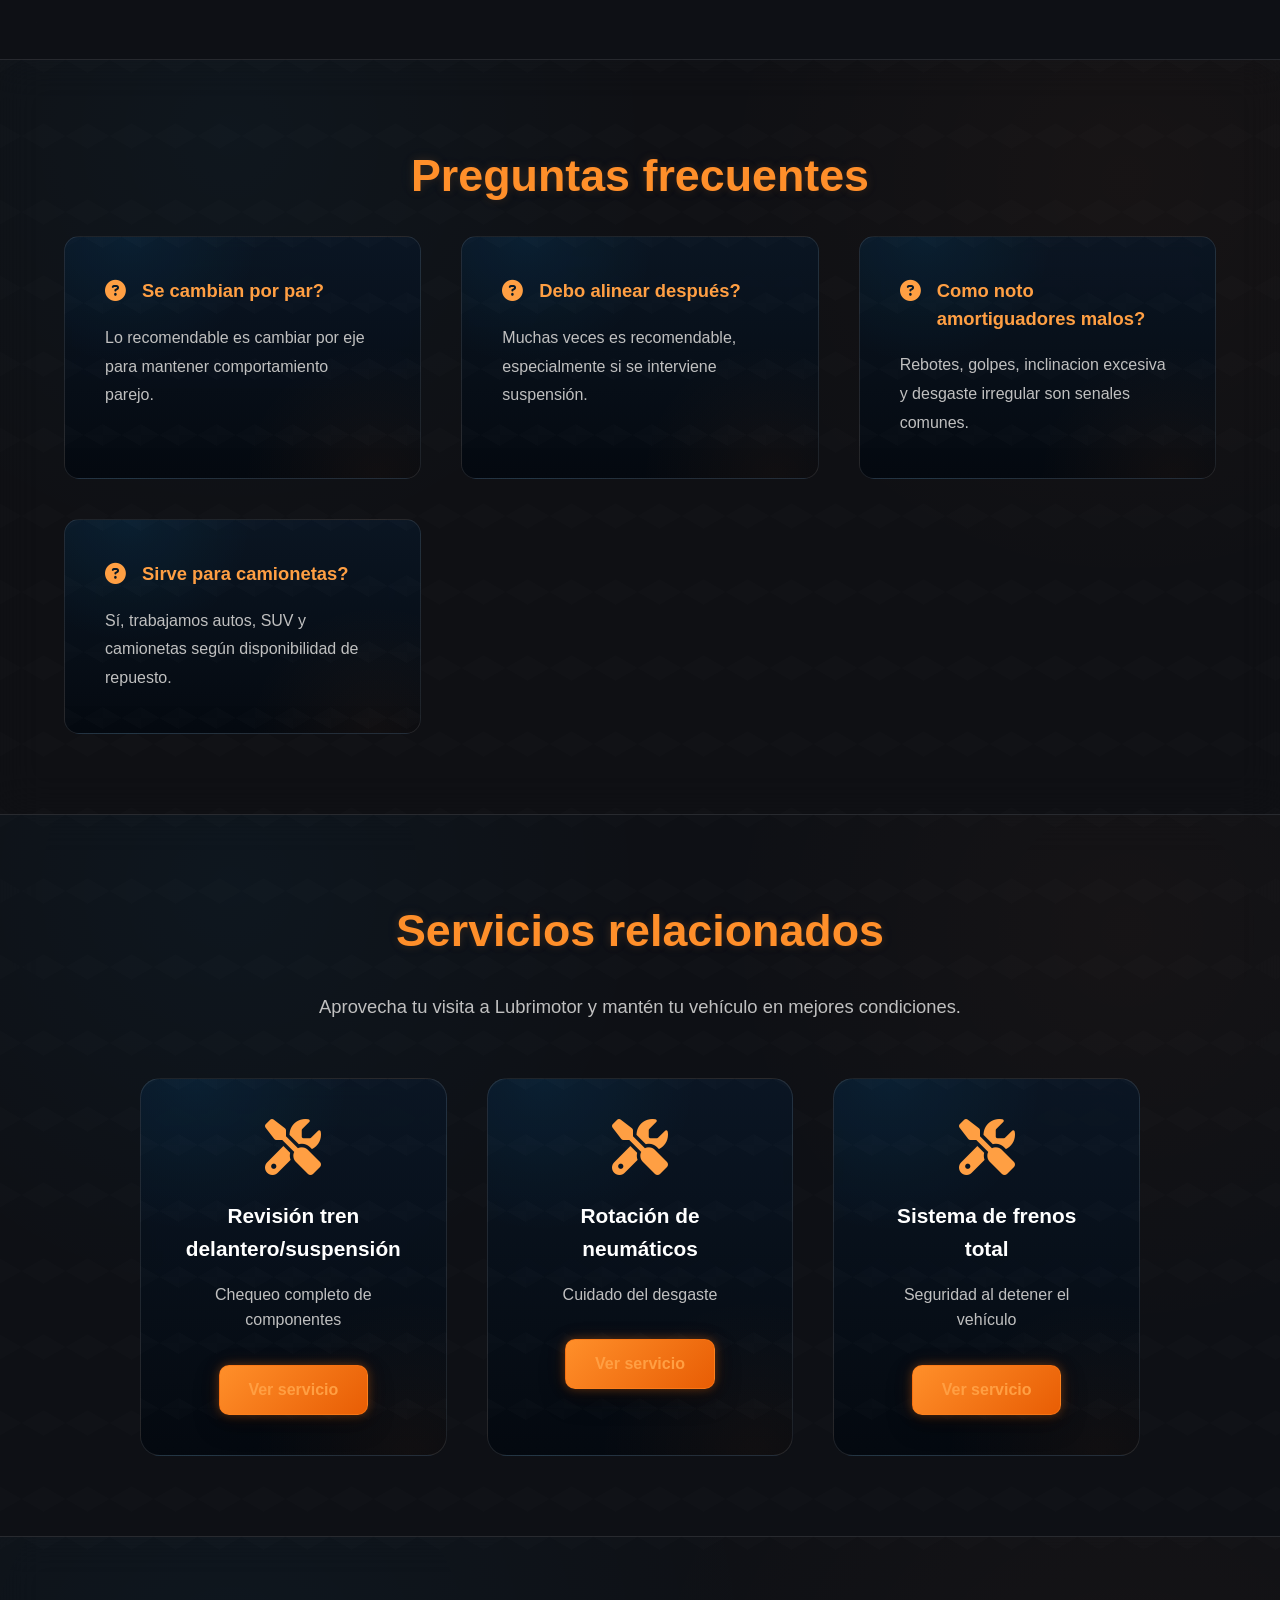
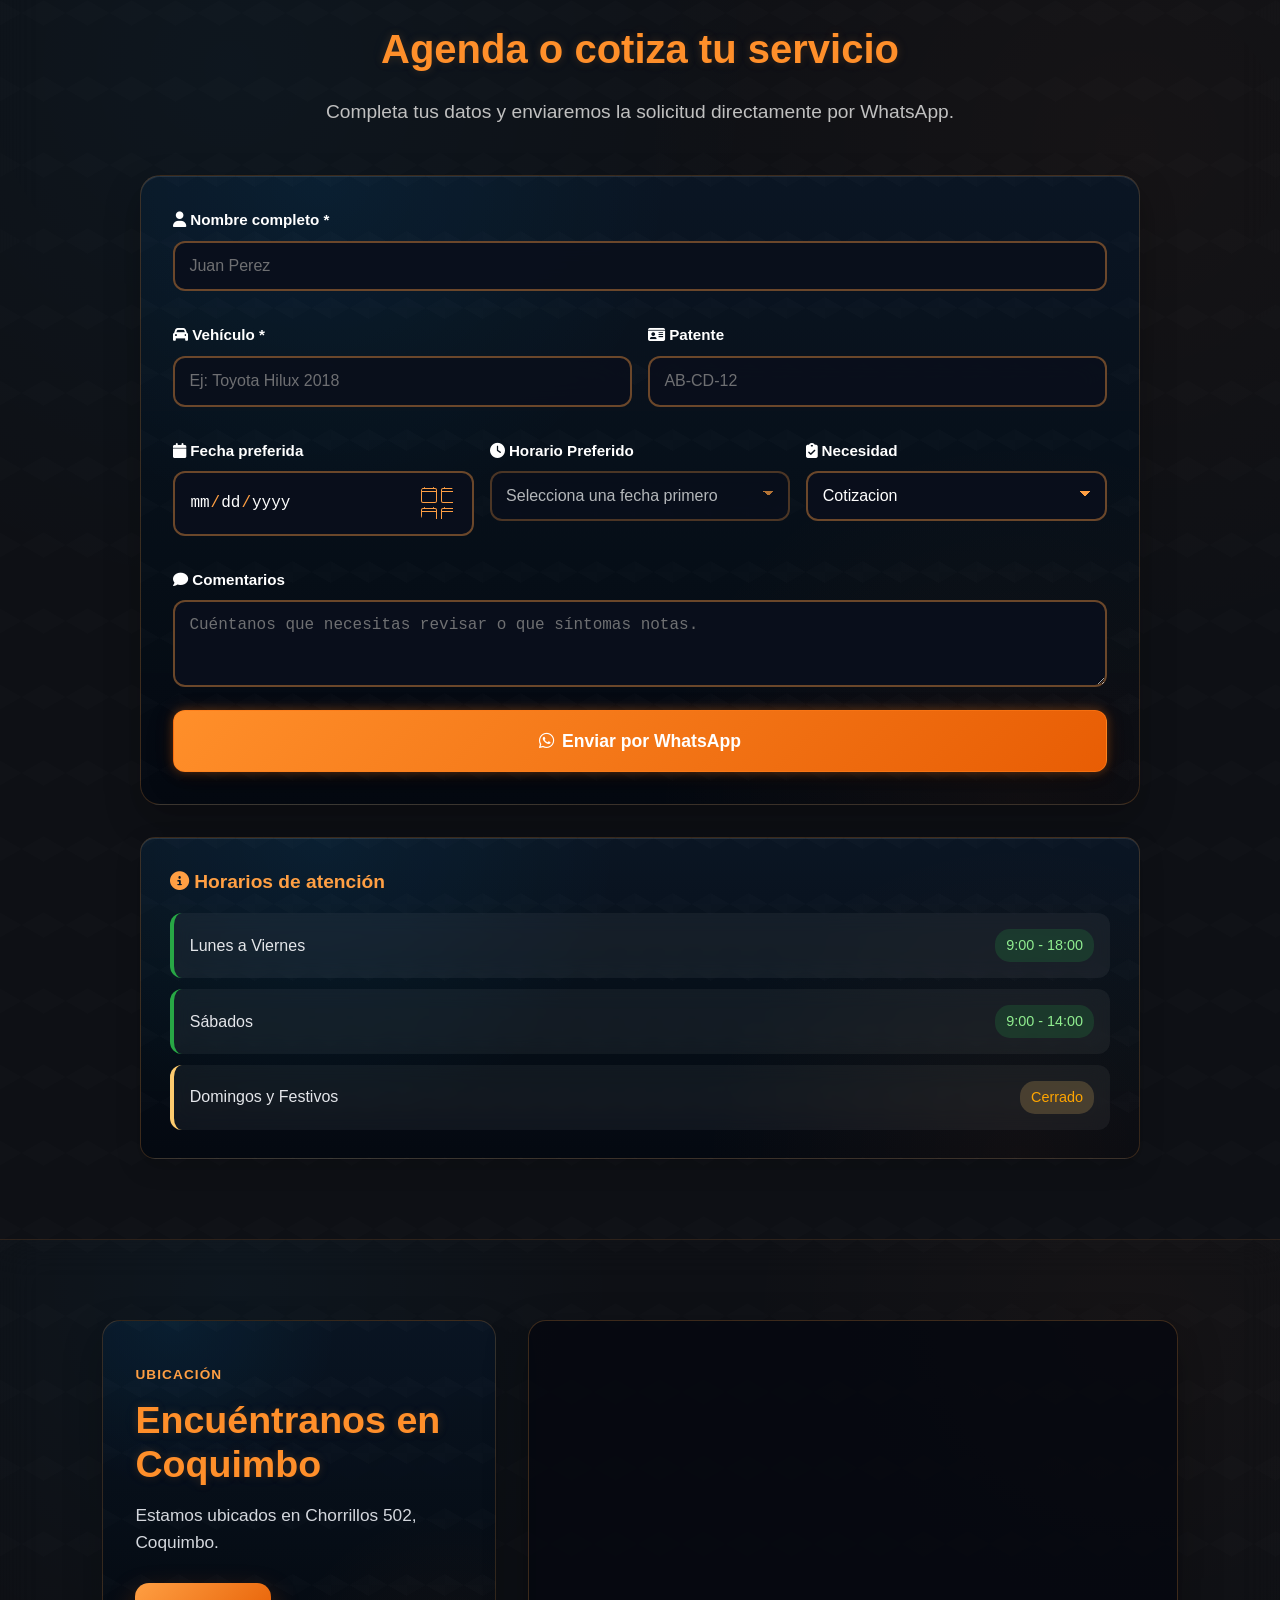
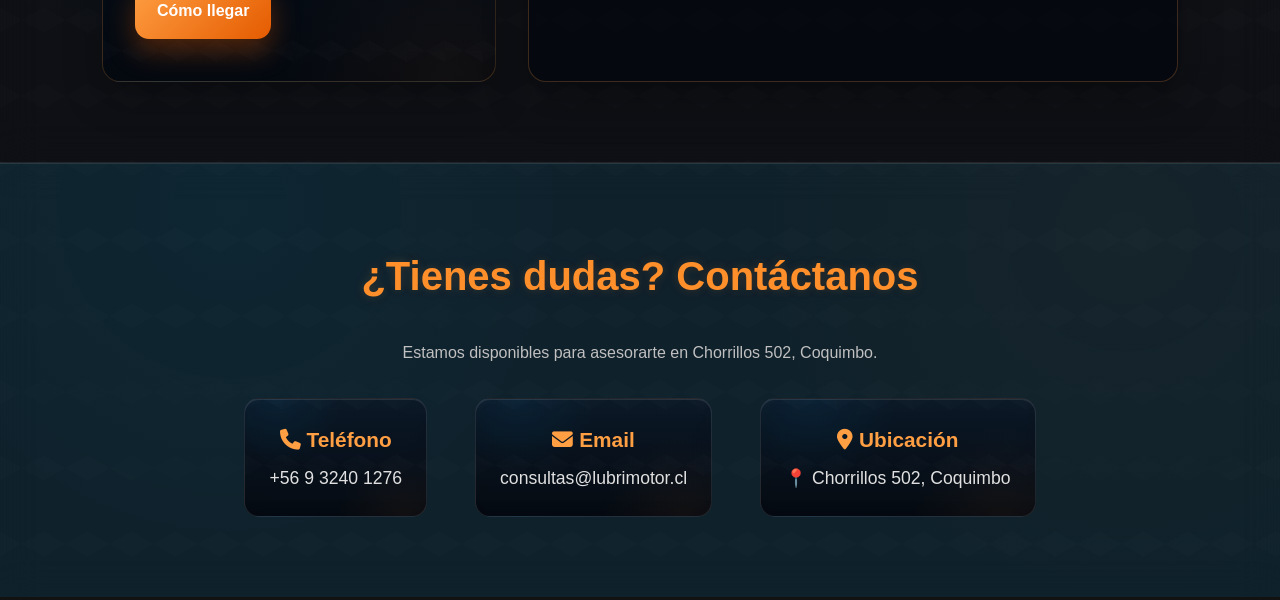
<file: paginas/servicio-cambio-amortiguadores.html>
﻿<!DOCTYPE html>
<html lang="es">
<head>
    <meta charset="UTF-8">
    <meta name="viewport" content="width=device-width, initial-scale=1.0">
    <title>Cambio de Amortiguadores en Coquimbo | Lubrimotor</title>
    <meta name="description" content="Cambio de amortiguadores en Chorrillos 502, Coquimbo para autos, SUV y camionetas. Mejora estabilidad, confort y control del vehículo.">
    <link rel="stylesheet" href="../styles.css">
    <link rel="stylesheet" href="../styles-paginas/servicio-styles.css">
    <link rel="stylesheet" href="https://cdnjs.cloudflare.com/ajax/libs/font-awesome/6.4.0/css/all.min.css">
</head>
<body>
    <nav class="navbar" id="navbar">
        <div class="navbar-container">
            <div class="logo"><a href="../index.html" class="navbar-brand"><img src="../img/logo.jpg" alt="Lubrimotor servicios automotrices en Coquimbo" class="navbar-logo-text"></a></div>
            <div class="hamburger" id="hamburger"><span></span><span></span><span></span></div>
            <ul class="nav-menu" id="nav-menu">
                <li><a href="../index.html#inicio" class="nav-link">Inicio</a></li>
                <li><a href="../index.html#sobre-nosotros" class="nav-link">Nosotros</a></li>
                <li><a href="../index.html#servicios" class="nav-link">Servicios</a></li>
                <li><a href="../index.html#reservas" class="nav-link">Reservas</a></li>
                <li><a href="../index.html#contacto" class="nav-link btn-cta">Contacto</a></li>
            </ul>
        </div>
    </nav>

    <section class="service-hero" style="background: linear-gradient(rgba(10, 15, 28, 0.38), rgba(26, 31, 46, 0.58)), url('../img/CambioAmortiguadoresNuevo.png') center/cover;">
        <div class="service-hero-overlay"></div>
        <div class="service-hero-content">
            <div class="breadcrumb"><a href="../index.html">Inicio</a> / <a href="../index.html#servicios">Servicios</a> / <span>Cambio de Amortiguadores</span></div>
            <h1>Cambio de Amortiguadores</h1>
            <p class="service-subtitle">Recupera estabilidad y confort con cambio de amortiguadores para autos y camionetas en Coquimbo.</p>
            <div class="service-badges">
                <span class="badge"><i class="fas fa-check"></i> Mas estabilidad</span>
                <span class="badge"><i class="fas fa-check"></i> Confort de marcha</span>
                <span class="badge"><i class="fas fa-check"></i> Instalación profesional</span>
            </div>
            <a href="#reservar" class="btn-hero-service">Agendar por WhatsApp</a>
        </div>
    </section>

    <section class="quick-info">
        <div class="container"><div class="quick-info-grid">
                <div class="quick-info-item"><div class="quick-icon"><i class="fas fa-gauge-high"></i></div><h3>Duración</h3><p>90-150 minutos</p></div>
                <div class="quick-info-item"><div class="quick-icon"><i class="fas fa-gauge-high"></i></div><h3>Recomendación</h3><p>Por desgaste o fuga</p></div>
                <div class="quick-info-item"><div class="quick-icon"><i class="fas fa-gauge-high"></i></div><h3>Vehículos</h3><p>Autos, SUV y camionetas</p></div>
        </div></div>
    </section>

    <section class="service-importance">
        <div class="container">
            <h2>Por qué es importante</h2>
            <p class="section-intro">Los amortiguadores mantienen las ruedas firmes contra el camino. Cuando fallan, el vehículo rebota, frena peor y pierde estabilidad.</p>
            <div class="importance-grid">
                <div class="importance-card"><div class="importance-icon"><i class="fas fa-shield-alt"></i></div><h3>Mayor control</h3><p>Reduce rebotes y mejora respuesta en maniobras.</p></div>
                <div class="importance-card"><div class="importance-icon"><i class="fas fa-shield-alt"></i></div><h3>Frenado más seguro</h3><p>Un buen apoyo de ruedas ayuda a reducir distancia de frenado.</p></div>
                <div class="importance-card"><div class="importance-icon"><i class="fas fa-shield-alt"></i></div><h3>Confort diario</h3><p>Disminuye golpes, vibraciones y sensacion de inestabilidad.</p></div>
                <div class="importance-card"><div class="importance-icon"><i class="fas fa-shield-alt"></i></div><h3>Protección de neumáticos</h3><p>Evita desgaste irregular provocado por rebote excesivo.</p></div>
            </div>
        </div>
    </section>

    <section class="service-includes">
        <div class="container">
            <h2>Qué incluye el servicio</h2>
            <div class="includes-grid">
                <div class="include-item"><i class="fas fa-check-circle"></i><div><h4>Revisión de suspensión</h4><p>Evalúamos amortiguadores y componentes cercanos.</p></div></div>
                <div class="include-item"><i class="fas fa-check-circle"></i><div><h4>Detección de fugas</h4><p>Buscamos aceite, golpes o danos visibles.</p></div></div>
                <div class="include-item"><i class="fas fa-check-circle"></i><div><h4>Cambio de amortiguadores</h4><p>Instalamos piezas compatibles con el vehículo.</p></div></div>
                <div class="include-item"><i class="fas fa-check-circle"></i><div><h4>Revisión de soportes</h4><p>Observamos cazoletas, bujes y fijaciones.</p></div></div>
                <div class="include-item"><i class="fas fa-check-circle"></i><div><h4>Ajuste seguro</h4><p>Realizamos apriete y montaje cuidadoso.</p></div></div>
                <div class="include-item"><i class="fas fa-check-circle"></i><div><h4>Recomendaciónes finales</h4><p>Indicamos si conviene alinear o revisar tren delantero.</p></div></div>
            </div>
        </div>
    </section>

    <section class="warning-signs">
        <div class="container">
            <h2>Senales de alerta</h2>
            <p class="section-intro">Estos síntomas indican que la suspensión necesita atención.</p>
            <div class="signs-grid">
                <div class="sign-card urgent">
                    <div class="sign-header"><i class="fas fa-exclamation-triangle"></i><h3>Atención prioritaria</h3></div>
                    <ul>
                        <li><i class="fas fa-exclamation-circle"></i> Rebote excesivo</li>
                        <li><i class="fas fa-exclamation-circle"></i> Golpes secos en baches</li>
                        <li><i class="fas fa-exclamation-circle"></i> Fuga de aceite en amortiguador</li>
                        <li><i class="fas fa-exclamation-circle"></i> Inestabilidad al frenar o doblar</li>
                    </ul>
                </div>
                <div class="sign-card preventive">
                    <div class="sign-header"><i class="fas fa-calendar-check"></i><h3>Mantenimiento preventivo</h3></div>
                    <ul>
                        <li><i class="fas fa-check"></i> Desgaste irregular de neumáticos</li>
                        <li><i class="fas fa-check"></i> Vehículo con alto kilometraje</li>
                        <li><i class="fas fa-check"></i> Uso frecuente en calles irregulares</li>
                        <li><i class="fas fa-check"></i> Antes de viajes largos</li>
                    </ul>
                </div>
            </div>
        </div>
    </section>

    <section class="service-process">
        <div class="container">
            <h2>Proceso paso a paso</h2>
            <div class="process-timeline">
                <div class="process-step"><div class="step-number">1</div><div class="step-content"><h3>Diagnóstico inicial</h3><p>Revisamos síntomas y estado visible.</p></div></div>
                <div class="process-step"><div class="step-number">2</div><div class="step-content"><h3>Elevación del vehículo</h3><p>Accedemos a suspensión de forma segura.</p></div></div>
                <div class="process-step"><div class="step-number">3</div><div class="step-content"><h3>Desmontaje</h3><p>Retiramos amortiguadores desgastados.</p></div></div>
                <div class="process-step"><div class="step-number">4</div><div class="step-content"><h3>Instalación</h3><p>Montamos piezas nuevas compatibles.</p></div></div>
                <div class="process-step"><div class="step-number">5</div><div class="step-content"><h3>Chequeo de fijaciones</h3><p>Verificamos ajuste y componentes cercanos.</p></div></div>
                <div class="process-step"><div class="step-number">6</div><div class="step-content"><h3>Entrega</h3><p>Recomendamos alineacion o revisión complementaria si aplica.</p></div></div>
            </div>
        </div>
    </section>

    <section class="faq-section">
        <div class="container">
            <h2>Preguntas frecuentes</h2>
            <div class="faq-grid">
                <div class="faq-item"><h3><i class="fas fa-question-circle"></i> Se cambian por par?</h3><p>Lo recomendable es cambiar por eje para mantener comportamiento parejo.</p></div>
                <div class="faq-item"><h3><i class="fas fa-question-circle"></i> Debo alinear después?</h3><p>Muchas veces es recomendable, especialmente si se interviene suspensión.</p></div>
                <div class="faq-item"><h3><i class="fas fa-question-circle"></i> Como noto amortiguadores malos?</h3><p>Rebotes, golpes, inclinacion excesiva y desgaste irregular son senales comunes.</p></div>
                <div class="faq-item"><h3><i class="fas fa-question-circle"></i> Sirve para camionetas?</h3><p>Sí, trabajamos autos, SUV y camionetas según disponibilidad de repuesto.</p></div>
            </div>
        </div>
    </section>

    <section class="related-services">
        <div class="container">
            <h2>Servicios relacionados</h2>
            <p class="section-intro">Aprovecha tu visita a Lubrimotor y mantén tu vehículo en mejores condiciones.</p>
            <div class="related-grid">
                <div class="related-card"><i class="fas fa-tools"></i><h3>Revisión tren delantero/suspensión</h3><p>Chequeo completo de componentes</p><a href="servicio-tren-delantero-suspension.html" class="btn-related">Ver servicio</a></div>
                <div class="related-card"><i class="fas fa-tools"></i><h3>Rotación de neumáticos</h3><p>Cuidado del desgaste</p><a href="servicio-rotacion-neumaticos.html" class="btn-related">Ver servicio</a></div>
                <div class="related-card"><i class="fas fa-tools"></i><h3>Sistema de frenos total</h3><p>Seguridad al detener el vehículo</p><a href="servicio-sistema-frenos.html" class="btn-related">Ver servicio</a></div>
            </div>
        </div>
    </section>

    <section class="citas-online" id="reservar">
        <div class="container">
            <h2>Agenda o cotiza tu servicio</h2>
            <p>Completa tus datos y enviaremos la solicitud directamente por WhatsApp.</p>
            <form class="formulario-citas service-whatsapp-form" data-service="Cambio de Amortiguadores">
                <div class="form-row">
                    <div class="form-group"><label for="nombre"><i class="fas fa-user"></i> Nombre completo *</label><input type="text" id="nombre" name="nombre" required placeholder="Juan Perez"></div>
                </div>
                <div class="form-row">
                    <div class="form-group"><label for="vehiculo"><i class="fas fa-car"></i> Vehículo *</label><input type="text" id="vehiculo" name="vehiculo" required placeholder="Ej: Toyota Hilux 2018"></div>
                    <div class="form-group"><label for="patente"><i class="fas fa-id-card"></i> Patente</label><input type="text" id="patente" name="patente" placeholder="AB-CD-12" style="text-transform: uppercase;"></div>
                </div>
                <div class="form-row">
                    <div class="form-group"><label for="fecha"><i class="fas fa-calendar"></i> Fecha preferida</label><input type="date" id="fecha" name="fecha"></div>
                    <div class="form-group"><label for="hora"><i class="fas fa-clock"></i> Horario Preferido</label><select id="hora" name="hora" required><option value="">Selecciona una fecha primero</option></select></div>
                    <div class="form-group"><label for="urgencia"><i class="fas fa-clipboard-check"></i> Necesidad</label><select id="urgencia" name="urgencia"><option value="Cotizacion">Cotizacion</option><option value="Agendar hora">Agendar hora</option><option value="Tengo una falla o sintoma">Tengo una falla o sintoma</option><option value="Necesito asesoria">Necesito asesoria</option></select></div>
                </div>
                <div class="form-group"><label for="comentarios"><i class="fas fa-comment"></i> Comentarios</label><textarea id="comentarios" name="comentarios" rows="3" placeholder="Cuéntanos que necesitas revisar o que síntomas notas."></textarea></div>
                <button type="submit" class="btn-reservar"><i class="fab fa-whatsapp"></i> Enviar por WhatsApp</button>
            </form>
            <div class="disponibilidad">
                <h3><i class="fas fa-info-circle"></i> Horarios de atención</h3>
                <div class="horarios-disponibles">
                    <div class="horario-item disponible"><span>Lunes a Viernes</span><span class="status">9:00 - 18:00</span></div>
                    <div class="horario-item disponible"><span>Sábados</span><span class="status">9:00 - 14:00</span></div>
                    <div class="horario-item ocupado"><span>Domingos y Festivos</span><span class="status">Cerrado</span></div>
                </div>
            </div>
        </div>
    </section>

    <section class="ubicacion" id="ubicacion">
        <div class="ubicacion-container">
            <div class="ubicacion-content">
                <span class="ubicacion-label">Ubicación</span>
                <h2>Encuéntranos en Coquimbo</h2>
                <p>Estamos ubicados en Chorrillos 502, Coquimbo.</p>
                <a href="https://www.google.com/maps/place/LubriMotor/@-29.9668901,-71.3257162,19z/data=!4m6!3m5!1s0x9691c9198085ee0f:0xff0e93da027ea741!8m2!3d-29.9670055!4d-71.3257167!16s%2Fg%2F11ggm9349y?entry=ttu&g_ep=EgoyMDI2MDUyNy4wIKXMDSoASAFQAw%3D%3D" target="_blank" rel="noopener" class="btn-maps">Cómo llegar</a>
            </div>
            <div class="mapa-ubicacion" aria-label="Mapa de LubriMotor en Chorrillos 502, Coquimbo">
                <iframe src="https://www.google.com/maps?q=LubriMotor%20Chorrillos%20502%20Coquimbo&output=embed" width="600" height="450" style="border:0;" allowfullscreen="" loading="lazy" referrerpolicy="no-referrer-when-downgrade" title="Mapa de LubriMotor en Chorrillos 502, Coquimbo"></iframe>
            </div>
        </div>
    </section>

    <section class="contacto">
        <h2>¿Tienes dudas? Contáctanos</h2>
        <p>Estamos disponibles para asesorarte en Chorrillos 502, Coquimbo.</p>
        <div class="contacto-info">
            <div class="contacto-item"><h3><i class="fas fa-phone"></i> Teléfono</h3><p>+56 9 3240 1276</p></div>
            <div class="contacto-item"><h3><i class="fas fa-envelope"></i> Email</h3><p>consultas@lubrimotor.cl</p></div>
            <div class="contacto-item"><h3><i class="fas fa-map-marker-alt"></i> Ubicación</h3><p><a href="https://www.google.com/maps/place/LubriMotor/@-29.9668901,-71.3257162,19z/data=!4m6!3m5!1s0x9691c9198085ee0f:0xff0e93da027ea741!8m2!3d-29.9670055!4d-71.3257167!16s%2Fg%2F11ggm9349y?entry=ttu&g_ep=EgoyMDI2MDUyNy4wIKXMDSoASAFQAw%3D%3D" target="_blank" rel="noopener">📍 Chorrillos 502, Coquimbo</a></p></div>
        </div>
    </section>

    <div class="whatsapp-widget">
        <div class="whatsapp-button" onclick="window.open('https://wa.me/56932401276?text=Hola,%20quiero%20informacion%20sobre%20cambio de amortiguadores', '_blank')">
            <svg width="32" height="32" viewBox="0 0 32 32" fill="white"><path d="M16 0C7.164 0 0 7.164 0 16c0 2.8.736 5.568 2.136 8.016L0 32l8.232-2.112A15.936 15.936 0 0016 32c8.836 0 16-7.164 16-16S24.836 0 16 0zm0 29.344c-2.592 0-5.088-.752-7.2-2.112l-.512-.304-5.28 1.36 1.392-5.088-.336-.528A13.248 13.248 0 012.656 16c0-7.36 5.984-13.344 13.344-13.344S29.344 8.64 29.344 16 23.36 29.344 16 29.344zm7.2-9.856c-.384-.192-2.288-1.12-2.64-1.248-.352-.128-.608-.192-.864.192-.256.384-1.024 1.248-1.248 1.504-.224.256-.448.288-.832.096-.384-.192-1.632-.592-3.104-1.888-1.152-1.008-1.92-2.256-2.144-2.64-.224-.384-.016-.592.176-.784.16-.16.384-.448.576-.672.192-.224.256-.384.384-.64.128-.256.064-.48-.032-.672-.096-.192-.864-2.08-1.184-2.848-.32-.752-.64-.64-.864-.64h-.736c-.256 0-.672.096-.992.48-.32.384-1.248 1.216-1.248 2.976s1.28 3.456 1.472 3.712c.192.256 2.56 3.904 6.208 5.472.864.384 1.536.608 2.064.768.864.272 1.664.224 2.288.128.704-.096 2.288-.928 2.608-1.824.32-.896.32-1.664.224-1.824-.096-.16-.352-.256-.736-.448z"/></svg>
        </div>
    </div>

    <div class="mobile-service-reserva-bar" aria-label="Reserva rápida">
        <span>Agenda tu servicio</span>
        <a href="#reservar">Reservar</a>
    </div>

    <script src="../script.js"></script>
    <script>
        document.querySelector('.service-whatsapp-form').addEventListener('submit', function(e) {
            e.preventDefault();
            const form = e.currentTarget;
            const servicio = form.dataset.service;
            const nombre = document.getElementById('nombre').value;
            const vehiculo = document.getElementById('vehiculo').value;
            const patente = document.getElementById('patente').value.toUpperCase();
            const fecha = document.getElementById('fecha').value;
            const hora = document.getElementById('hora') ? document.getElementById('hora').value : '';
            const urgencia = document.getElementById('urgencia').value;
            const comentarios = document.getElementById('comentarios').value;
            let mensaje = '*SOLICITUD: ' + servicio.toUpperCase() + '*%0A%0A';
            mensaje += '*Nombre:* ' + nombre + '%0A';
            mensaje += '*Vehículo:* ' + vehiculo + '%0A';
            if (patente) mensaje += '*Patente:* ' + patente + '%0A';
            if (fecha) mensaje += '*Fecha preferida:* ' + fecha + '%0A';
            if (hora) mensaje += '*Horario preferido:* ' + hora + '%0A';
            mensaje += '*Necesidad:* ' + urgencia + '%0A';
            if (comentarios) mensaje += '*Comentarios:* ' + comentarios + '%0A';
            mensaje += '%0A_Mensaje enviado desde lubrimotor.cl_';
            window.open('https://wa.me/56932401276?text=' + mensaje, '_blank');
        });
        document.getElementById('patente').addEventListener('input', function() {
            this.value = this.value.toUpperCase();
        });
    </script>
</body>
</html>
</file>
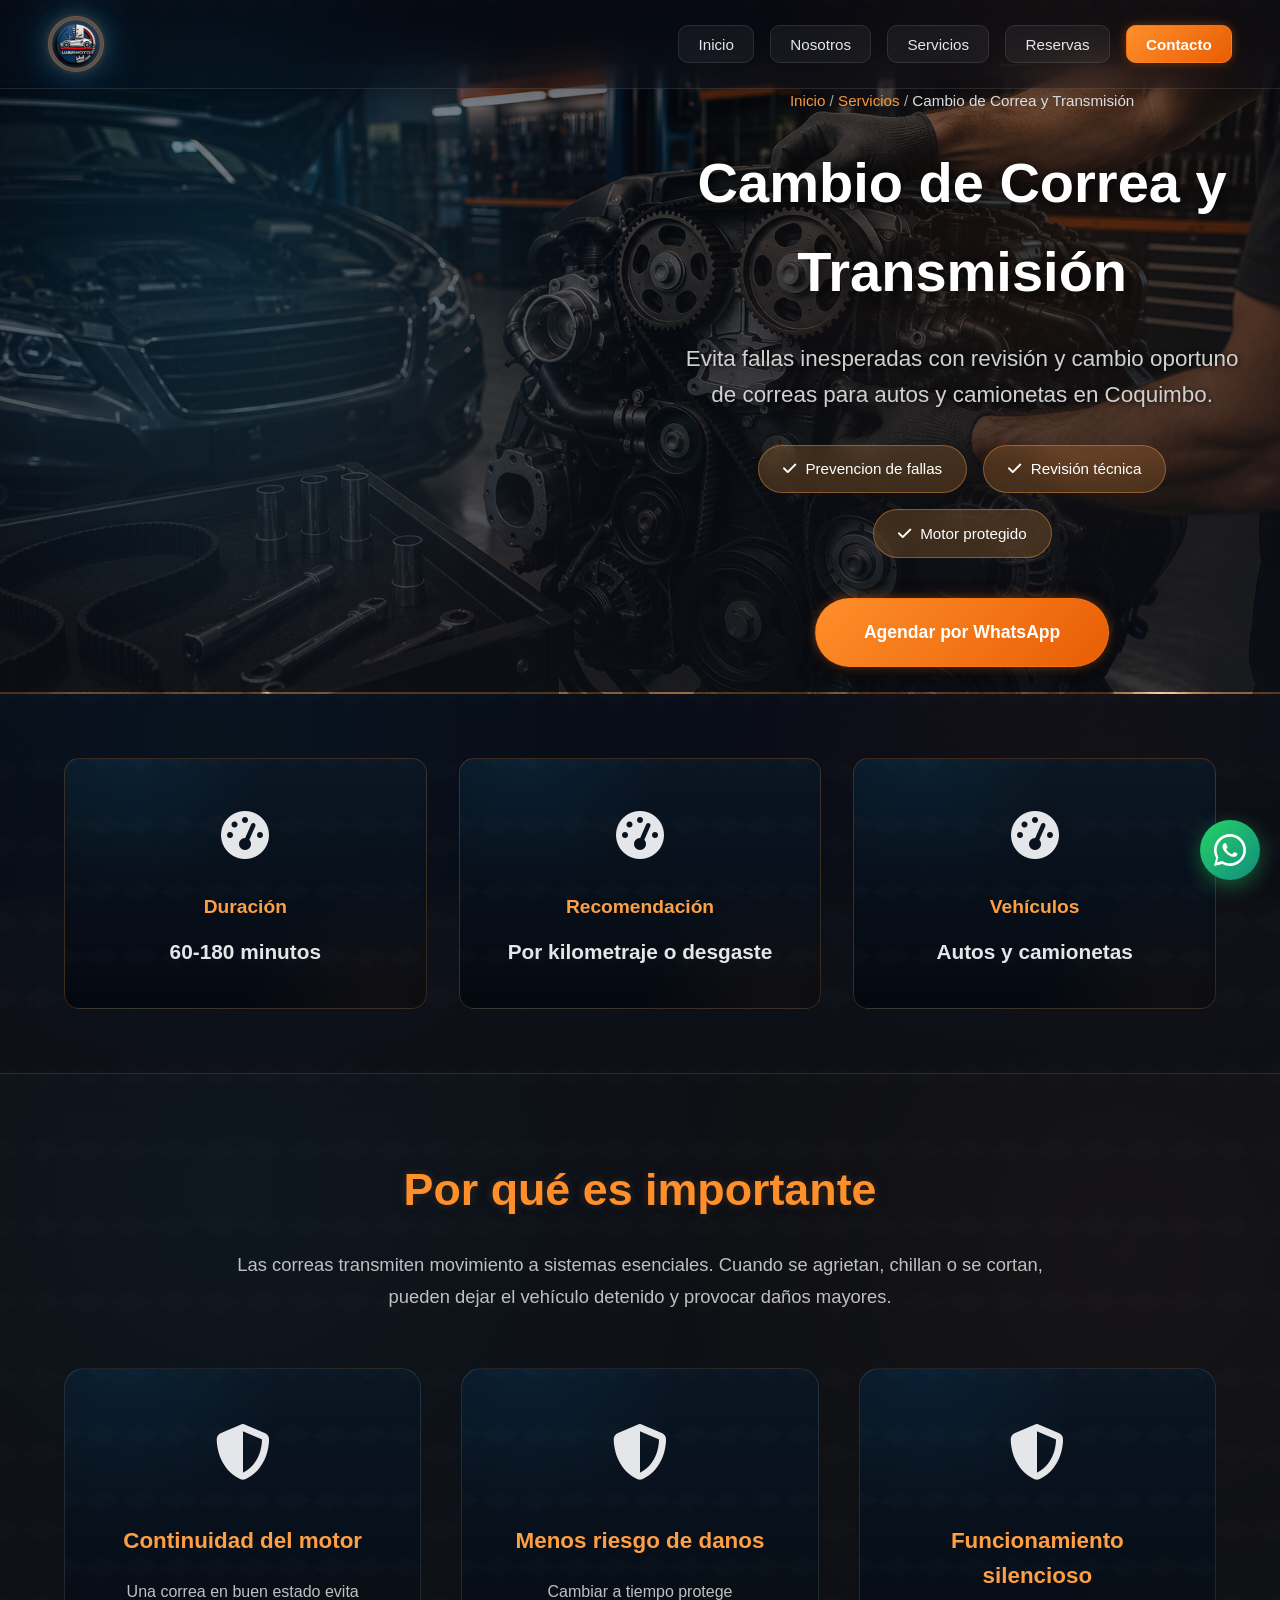
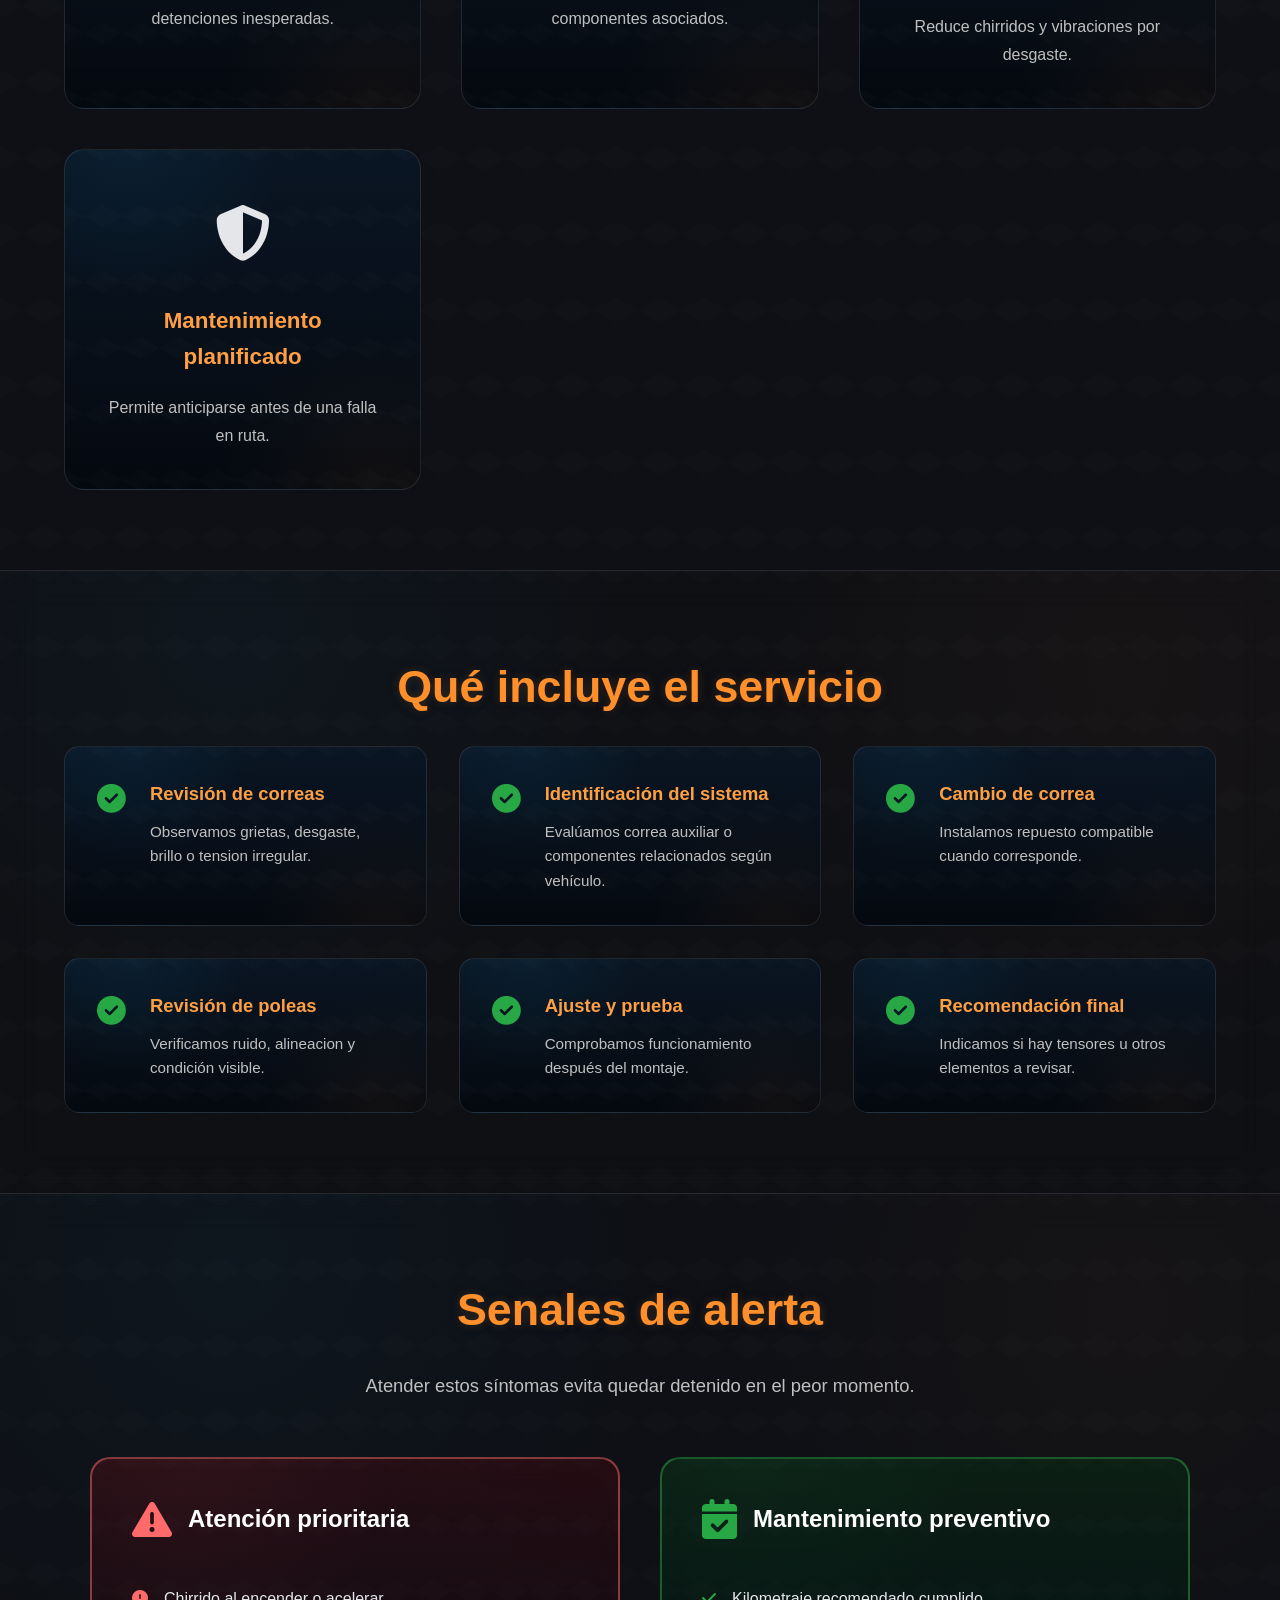
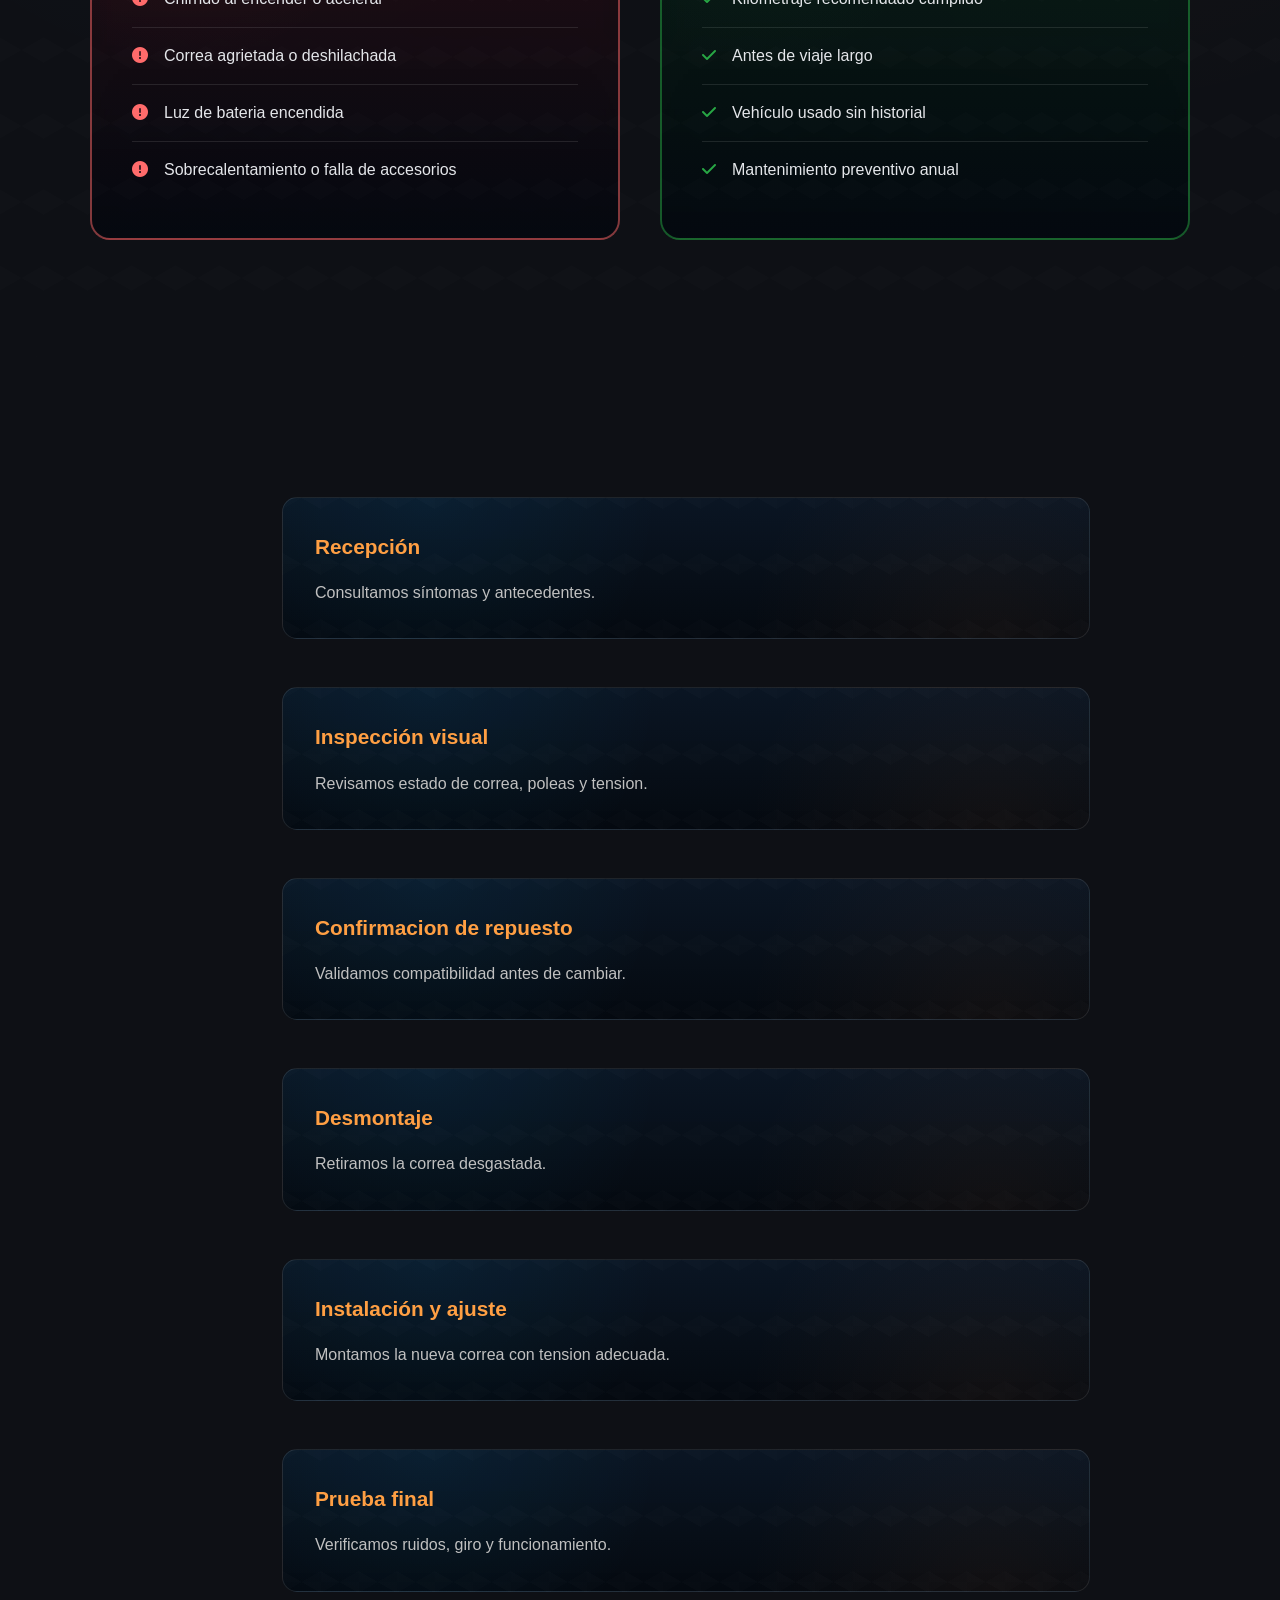
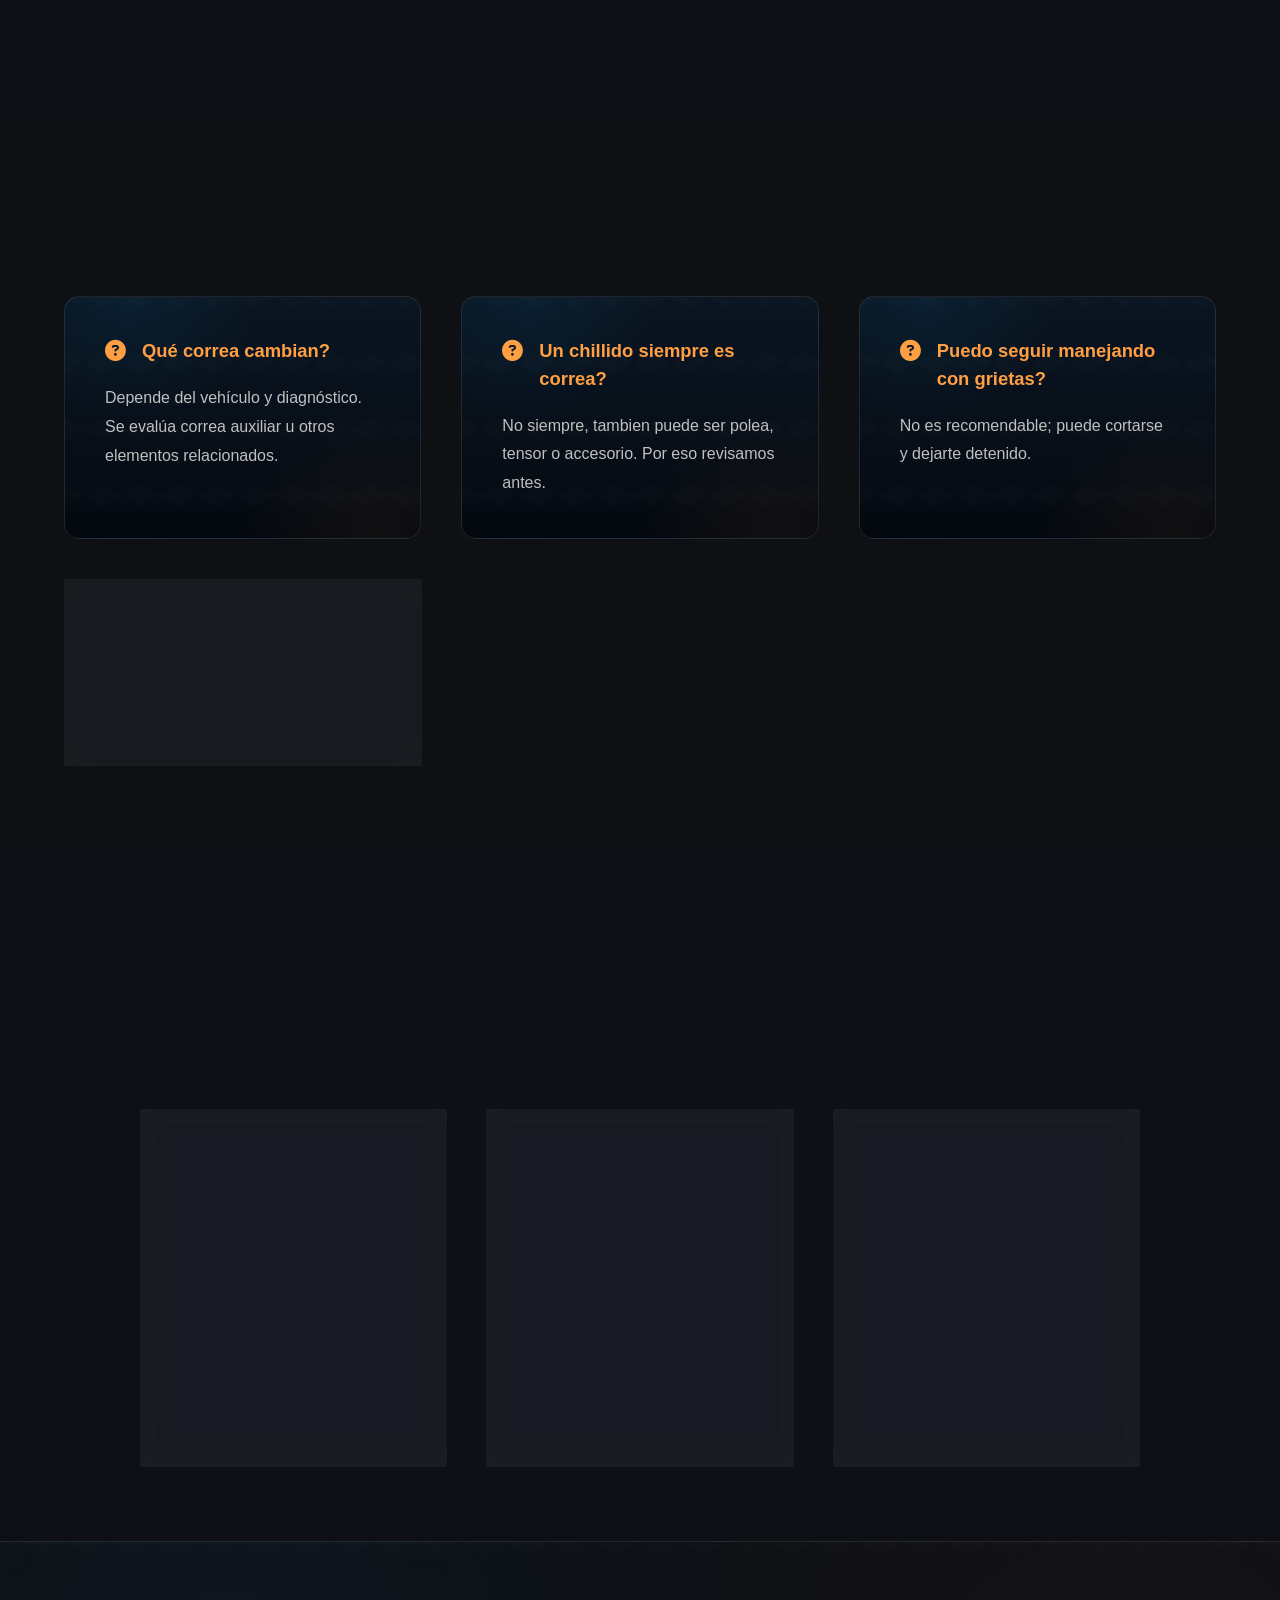
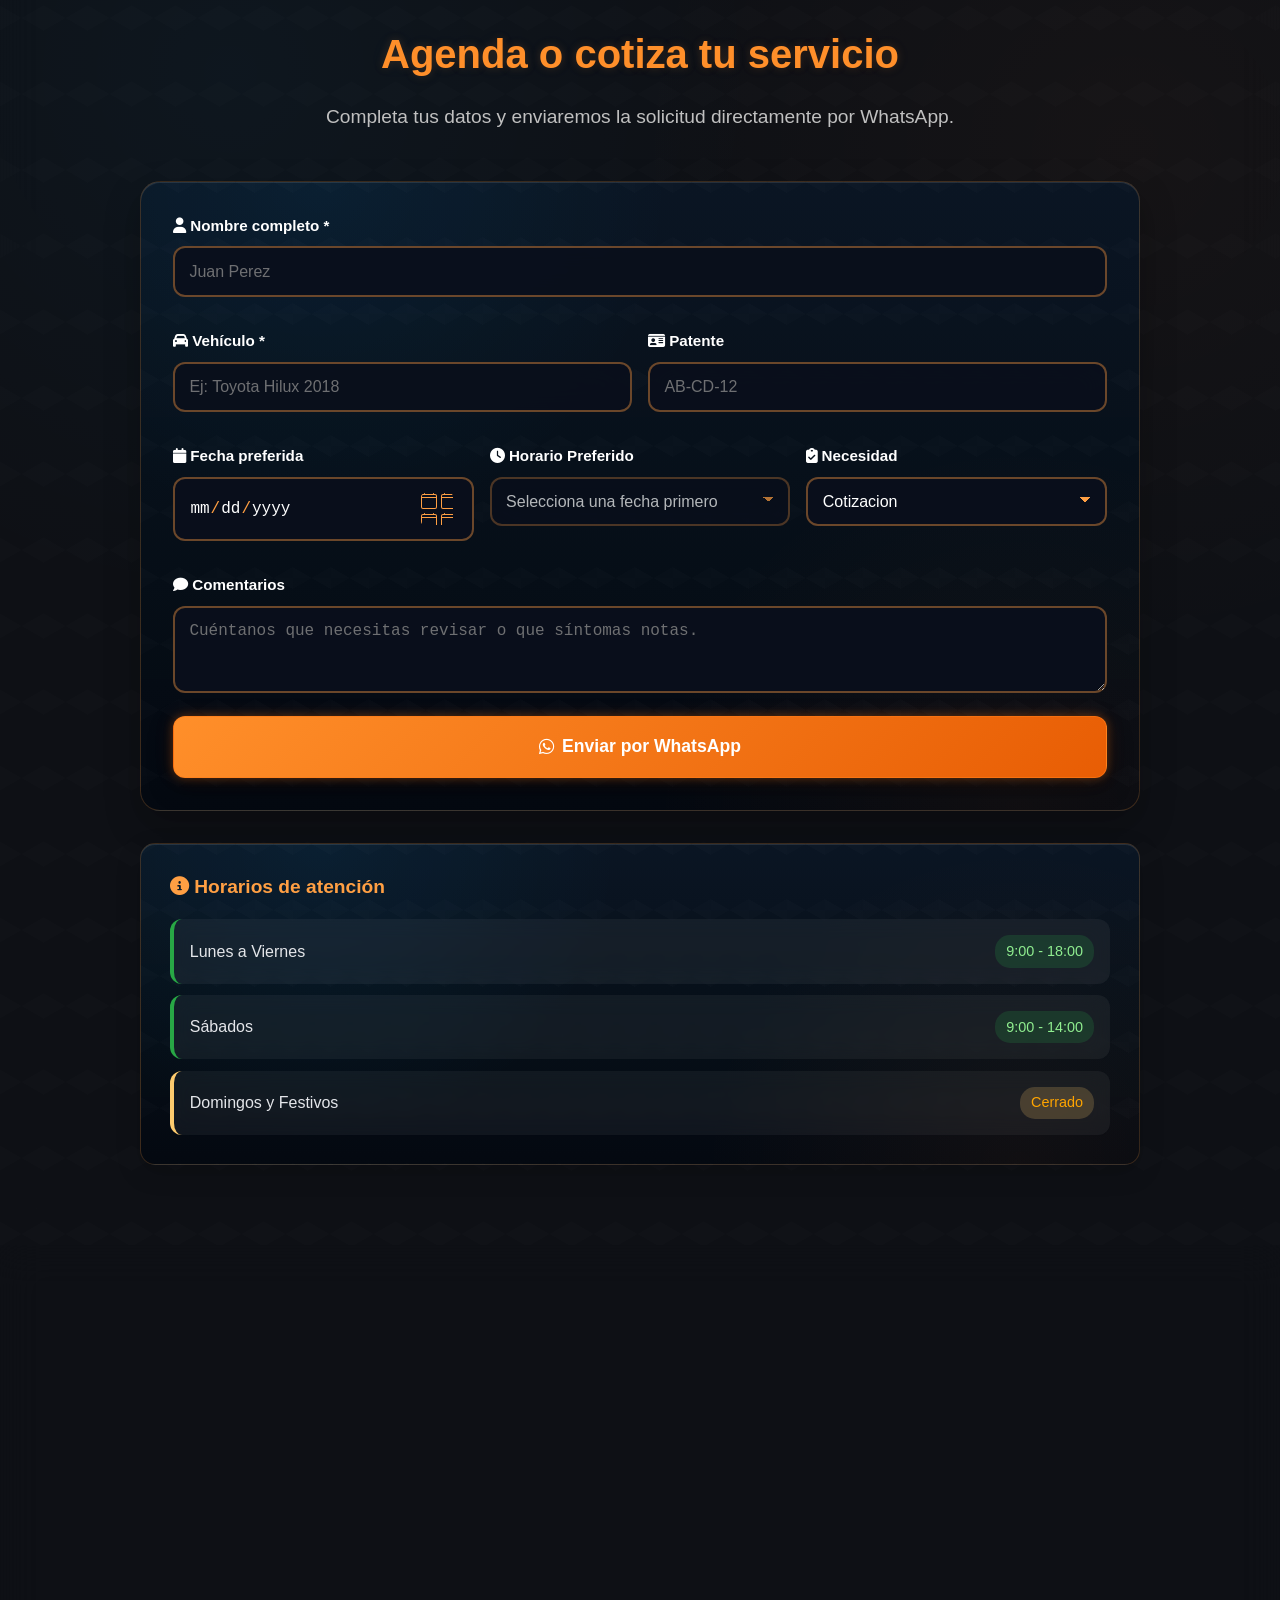
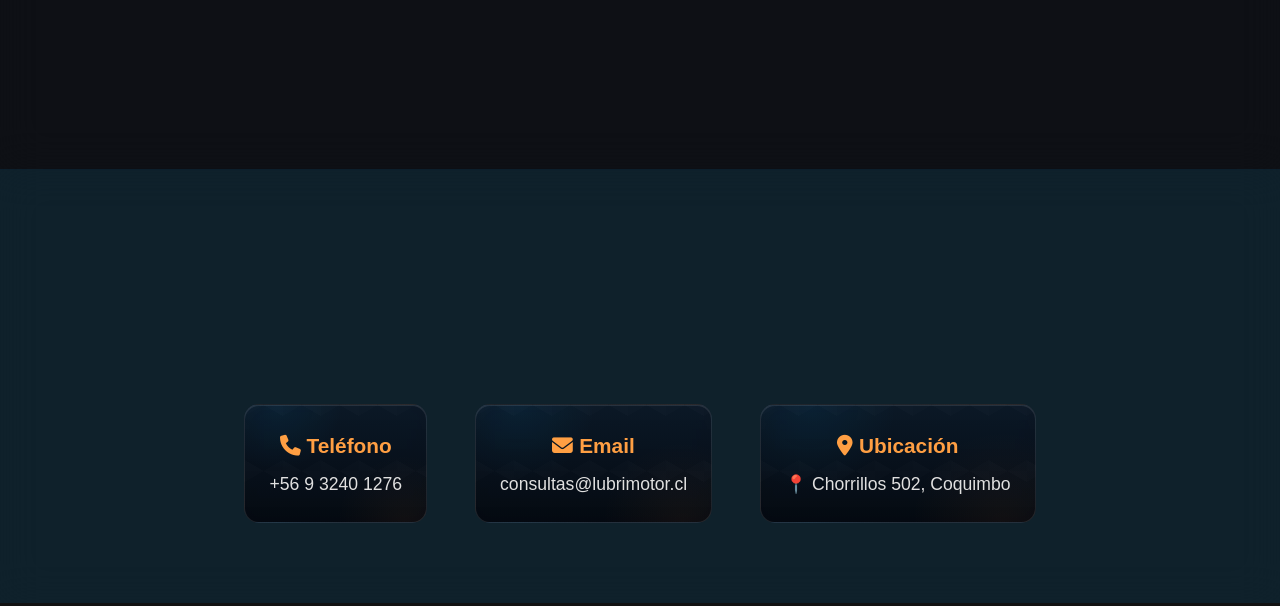
<file: paginas/servicio-cambio-correa-transmision.html>
﻿<!DOCTYPE html>
<html lang="es">
<head>
    <meta charset="UTF-8">
    <meta name="viewport" content="width=device-width, initial-scale=1.0">
    <title>Cambio de Correa y Transmisión en Coquimbo | Lubrimotor</title>
    <meta name="description" content="Cambio de correa y revisión de transmisión en Chorrillos 502, Coquimbo. Servicio preventivo para autos y camionetas.">
    <link rel="stylesheet" href="../styles.css">
    <link rel="stylesheet" href="../styles-paginas/servicio-styles.css">
    <link rel="stylesheet" href="https://cdnjs.cloudflare.com/ajax/libs/font-awesome/6.4.0/css/all.min.css">
</head>
<body>
    <nav class="navbar" id="navbar">
        <div class="navbar-container">
            <div class="logo"><a href="../index.html" class="navbar-brand"><img src="../img/logo.jpg" alt="Lubrimotor servicios automotrices en Coquimbo" class="navbar-logo-text"></a></div>
            <div class="hamburger" id="hamburger"><span></span><span></span><span></span></div>
            <ul class="nav-menu" id="nav-menu">
                <li><a href="../index.html#inicio" class="nav-link">Inicio</a></li>
                <li><a href="../index.html#sobre-nosotros" class="nav-link">Nosotros</a></li>
                <li><a href="../index.html#servicios" class="nav-link">Servicios</a></li>
                <li><a href="../index.html#reservas" class="nav-link">Reservas</a></li>
                <li><a href="../index.html#contacto" class="nav-link btn-cta">Contacto</a></li>
            </ul>
        </div>
    </nav>

    <section class="service-hero" style="background: linear-gradient(rgba(10, 15, 28, 0.38), rgba(26, 31, 46, 0.58)), url('../img/CambioCorreaTransmisionNuevo.png') center/cover;">
        <div class="service-hero-overlay"></div>
        <div class="service-hero-content">
            <div class="breadcrumb"><a href="../index.html">Inicio</a> / <a href="../index.html#servicios">Servicios</a> / <span>Cambio de Correa y Transmisión</span></div>
            <h1>Cambio de Correa y Transmisión</h1>
            <p class="service-subtitle">Evita fallas inesperadas con revisión y cambio oportuno de correas para autos y camionetas en Coquimbo.</p>
            <div class="service-badges">
                <span class="badge"><i class="fas fa-check"></i> Prevencion de fallas</span>
                <span class="badge"><i class="fas fa-check"></i> Revisión técnica</span>
                <span class="badge"><i class="fas fa-check"></i> Motor protegido</span>
            </div>
            <a href="#reservar" class="btn-hero-service">Agendar por WhatsApp</a>
        </div>
    </section>

    <section class="quick-info">
        <div class="container"><div class="quick-info-grid">
                <div class="quick-info-item"><div class="quick-icon"><i class="fas fa-gauge-high"></i></div><h3>Duración</h3><p>60-180 minutos</p></div>
                <div class="quick-info-item"><div class="quick-icon"><i class="fas fa-gauge-high"></i></div><h3>Recomendación</h3><p>Por kilometraje o desgaste</p></div>
                <div class="quick-info-item"><div class="quick-icon"><i class="fas fa-gauge-high"></i></div><h3>Vehículos</h3><p>Autos y camionetas</p></div>
        </div></div>
    </section>

    <section class="service-importance">
        <div class="container">
            <h2>Por qué es importante</h2>
            <p class="section-intro">Las correas transmiten movimiento a sistemas esenciales. Cuando se agrietan, chillan o se cortan, pueden dejar el vehículo detenido y provocar daños mayores.</p>
            <div class="importance-grid">
                <div class="importance-card"><div class="importance-icon"><i class="fas fa-shield-alt"></i></div><h3>Continuidad del motor</h3><p>Una correa en buen estado evita detenciones inesperadas.</p></div>
                <div class="importance-card"><div class="importance-icon"><i class="fas fa-shield-alt"></i></div><h3>Menos riesgo de danos</h3><p>Cambiar a tiempo protege componentes asociados.</p></div>
                <div class="importance-card"><div class="importance-icon"><i class="fas fa-shield-alt"></i></div><h3>Funcionamiento silencioso</h3><p>Reduce chirridos y vibraciones por desgaste.</p></div>
                <div class="importance-card"><div class="importance-icon"><i class="fas fa-shield-alt"></i></div><h3>Mantenimiento planificado</h3><p>Permite anticiparse antes de una falla en ruta.</p></div>
            </div>
        </div>
    </section>

    <section class="service-includes">
        <div class="container">
            <h2>Qué incluye el servicio</h2>
            <div class="includes-grid">
                <div class="include-item"><i class="fas fa-check-circle"></i><div><h4>Revisión de correas</h4><p>Observamos grietas, desgaste, brillo o tension irregular.</p></div></div>
                <div class="include-item"><i class="fas fa-check-circle"></i><div><h4>Identificación del sistema</h4><p>Evalúamos correa auxiliar o componentes relacionados según vehículo.</p></div></div>
                <div class="include-item"><i class="fas fa-check-circle"></i><div><h4>Cambio de correa</h4><p>Instalamos repuesto compatible cuando corresponde.</p></div></div>
                <div class="include-item"><i class="fas fa-check-circle"></i><div><h4>Revisión de poleas</h4><p>Verificamos ruido, alineacion y condición visible.</p></div></div>
                <div class="include-item"><i class="fas fa-check-circle"></i><div><h4>Ajuste y prueba</h4><p>Comprobamos funcionamiento después del montaje.</p></div></div>
                <div class="include-item"><i class="fas fa-check-circle"></i><div><h4>Recomendación final</h4><p>Indicamos si hay tensores u otros elementos a revisar.</p></div></div>
            </div>
        </div>
    </section>

    <section class="warning-signs">
        <div class="container">
            <h2>Senales de alerta</h2>
            <p class="section-intro">Atender estos síntomas evita quedar detenido en el peor momento.</p>
            <div class="signs-grid">
                <div class="sign-card urgent">
                    <div class="sign-header"><i class="fas fa-exclamation-triangle"></i><h3>Atención prioritaria</h3></div>
                    <ul>
                        <li><i class="fas fa-exclamation-circle"></i> Chirrido al encender o acelerar</li>
                        <li><i class="fas fa-exclamation-circle"></i> Correa agrietada o deshilachada</li>
                        <li><i class="fas fa-exclamation-circle"></i> Luz de bateria encendida</li>
                        <li><i class="fas fa-exclamation-circle"></i> Sobrecalentamiento o falla de accesorios</li>
                    </ul>
                </div>
                <div class="sign-card preventive">
                    <div class="sign-header"><i class="fas fa-calendar-check"></i><h3>Mantenimiento preventivo</h3></div>
                    <ul>
                        <li><i class="fas fa-check"></i> Kilometraje recomendado cumplido</li>
                        <li><i class="fas fa-check"></i> Antes de viaje largo</li>
                        <li><i class="fas fa-check"></i> Vehículo usado sin historial</li>
                        <li><i class="fas fa-check"></i> Mantenimiento preventivo anual</li>
                    </ul>
                </div>
            </div>
        </div>
    </section>

    <section class="service-process">
        <div class="container">
            <h2>Proceso paso a paso</h2>
            <div class="process-timeline">
                <div class="process-step"><div class="step-number">1</div><div class="step-content"><h3>Recepción</h3><p>Consultamos síntomas y antecedentes.</p></div></div>
                <div class="process-step"><div class="step-number">2</div><div class="step-content"><h3>Inspección visual</h3><p>Revisamos estado de correa, poleas y tension.</p></div></div>
                <div class="process-step"><div class="step-number">3</div><div class="step-content"><h3>Confirmacion de repuesto</h3><p>Validamos compatibilidad antes de cambiar.</p></div></div>
                <div class="process-step"><div class="step-number">4</div><div class="step-content"><h3>Desmontaje</h3><p>Retiramos la correa desgastada.</p></div></div>
                <div class="process-step"><div class="step-number">5</div><div class="step-content"><h3>Instalación y ajuste</h3><p>Montamos la nueva correa con tension adecuada.</p></div></div>
                <div class="process-step"><div class="step-number">6</div><div class="step-content"><h3>Prueba final</h3><p>Verificamos ruidos, giro y funcionamiento.</p></div></div>
            </div>
        </div>
    </section>

    <section class="faq-section">
        <div class="container">
            <h2>Preguntas frecuentes</h2>
            <div class="faq-grid">
                <div class="faq-item"><h3><i class="fas fa-question-circle"></i> Qué correa cambian?</h3><p>Depende del vehículo y diagnóstico. Se evalúa correa auxiliar u otros elementos relacionados.</p></div>
                <div class="faq-item"><h3><i class="fas fa-question-circle"></i> Un chillido siempre es correa?</h3><p>No siempre, tambien puede ser polea, tensor o accesorio. Por eso revisamos antes.</p></div>
                <div class="faq-item"><h3><i class="fas fa-question-circle"></i> Puedo seguir manejando con grietas?</h3><p>No es recomendable; puede cortarse y dejarte detenido.</p></div>
                <div class="faq-item"><h3><i class="fas fa-question-circle"></i> Incluye tensores?</h3><p>Se cotizan según estado y disponibilidad.</p></div>
            </div>
        </div>
    </section>

    <section class="related-services">
        <div class="container">
            <h2>Servicios relacionados</h2>
            <p class="section-intro">Aprovecha tu visita a Lubrimotor y mantén tu vehículo en mejores condiciones.</p>
            <div class="related-grid">
                <div class="related-card"><i class="fas fa-tools"></i><h3>Scanner y diagnóstico avanzado</h3><p>Descarta alertas electrónicas</p><a href="servicio-scanner-diagnostico.html" class="btn-related">Ver servicio</a></div>
                <div class="related-card"><i class="fas fa-tools"></i><h3>Cambio de aceite de motor</h3><p>Mantención esencial</p><a href="servicio-cambio-aceite.html" class="btn-related">Ver servicio</a></div>
                <div class="related-card"><i class="fas fa-tools"></i><h3>Cambio y nivelación de fluidos</h3><p>Control preventivo</p><a href="servicio-cambio-nivelacion-fluidos.html" class="btn-related">Ver servicio</a></div>
            </div>
        </div>
    </section>

    <section class="citas-online" id="reservar">
        <div class="container">
            <h2>Agenda o cotiza tu servicio</h2>
            <p>Completa tus datos y enviaremos la solicitud directamente por WhatsApp.</p>
            <form class="formulario-citas service-whatsapp-form" data-service="Cambio de Correa y Transmisión">
                <div class="form-row">
                    <div class="form-group"><label for="nombre"><i class="fas fa-user"></i> Nombre completo *</label><input type="text" id="nombre" name="nombre" required placeholder="Juan Perez"></div>
                </div>
                <div class="form-row">
                    <div class="form-group"><label for="vehiculo"><i class="fas fa-car"></i> Vehículo *</label><input type="text" id="vehiculo" name="vehiculo" required placeholder="Ej: Toyota Hilux 2018"></div>
                    <div class="form-group"><label for="patente"><i class="fas fa-id-card"></i> Patente</label><input type="text" id="patente" name="patente" placeholder="AB-CD-12" style="text-transform: uppercase;"></div>
                </div>
                <div class="form-row">
                    <div class="form-group"><label for="fecha"><i class="fas fa-calendar"></i> Fecha preferida</label><input type="date" id="fecha" name="fecha"></div>
                    <div class="form-group"><label for="hora"><i class="fas fa-clock"></i> Horario Preferido</label><select id="hora" name="hora" required><option value="">Selecciona una fecha primero</option></select></div>
                    <div class="form-group"><label for="urgencia"><i class="fas fa-clipboard-check"></i> Necesidad</label><select id="urgencia" name="urgencia"><option value="Cotizacion">Cotizacion</option><option value="Agendar hora">Agendar hora</option><option value="Tengo una falla o sintoma">Tengo una falla o sintoma</option><option value="Necesito asesoria">Necesito asesoria</option></select></div>
                </div>
                <div class="form-group"><label for="comentarios"><i class="fas fa-comment"></i> Comentarios</label><textarea id="comentarios" name="comentarios" rows="3" placeholder="Cuéntanos que necesitas revisar o que síntomas notas."></textarea></div>
                <button type="submit" class="btn-reservar"><i class="fab fa-whatsapp"></i> Enviar por WhatsApp</button>
            </form>
            <div class="disponibilidad">
                <h3><i class="fas fa-info-circle"></i> Horarios de atención</h3>
                <div class="horarios-disponibles">
                    <div class="horario-item disponible"><span>Lunes a Viernes</span><span class="status">9:00 - 18:00</span></div>
                    <div class="horario-item disponible"><span>Sábados</span><span class="status">9:00 - 14:00</span></div>
                    <div class="horario-item ocupado"><span>Domingos y Festivos</span><span class="status">Cerrado</span></div>
                </div>
            </div>
        </div>
    </section>

    <section class="ubicacion" id="ubicacion">
        <div class="ubicacion-container">
            <div class="ubicacion-content">
                <span class="ubicacion-label">Ubicación</span>
                <h2>Encuéntranos en Coquimbo</h2>
                <p>Estamos ubicados en Chorrillos 502, Coquimbo.</p>
                <a href="https://www.google.com/maps/place/LubriMotor/@-29.9668901,-71.3257162,19z/data=!4m6!3m5!1s0x9691c9198085ee0f:0xff0e93da027ea741!8m2!3d-29.9670055!4d-71.3257167!16s%2Fg%2F11ggm9349y?entry=ttu&g_ep=EgoyMDI2MDUyNy4wIKXMDSoASAFQAw%3D%3D" target="_blank" rel="noopener" class="btn-maps">Cómo llegar</a>
            </div>
            <div class="mapa-ubicacion" aria-label="Mapa de LubriMotor en Chorrillos 502, Coquimbo">
                <iframe src="https://www.google.com/maps?q=LubriMotor%20Chorrillos%20502%20Coquimbo&output=embed" width="600" height="450" style="border:0;" allowfullscreen="" loading="lazy" referrerpolicy="no-referrer-when-downgrade" title="Mapa de LubriMotor en Chorrillos 502, Coquimbo"></iframe>
            </div>
        </div>
    </section>

    <section class="contacto">
        <h2>¿Tienes dudas? Contáctanos</h2>
        <p>Estamos disponibles para asesorarte en Chorrillos 502, Coquimbo.</p>
        <div class="contacto-info">
            <div class="contacto-item"><h3><i class="fas fa-phone"></i> Teléfono</h3><p>+56 9 3240 1276</p></div>
            <div class="contacto-item"><h3><i class="fas fa-envelope"></i> Email</h3><p>consultas@lubrimotor.cl</p></div>
            <div class="contacto-item"><h3><i class="fas fa-map-marker-alt"></i> Ubicación</h3><p><a href="https://www.google.com/maps/place/LubriMotor/@-29.9668901,-71.3257162,19z/data=!4m6!3m5!1s0x9691c9198085ee0f:0xff0e93da027ea741!8m2!3d-29.9670055!4d-71.3257167!16s%2Fg%2F11ggm9349y?entry=ttu&g_ep=EgoyMDI2MDUyNy4wIKXMDSoASAFQAw%3D%3D" target="_blank" rel="noopener">📍 Chorrillos 502, Coquimbo</a></p></div>
        </div>
    </section>

    <div class="whatsapp-widget">
        <div class="whatsapp-button" onclick="window.open('https://wa.me/56932401276?text=Hola,%20quiero%20informacion%20sobre%20cambio de correa y transmision', '_blank')">
            <svg width="32" height="32" viewBox="0 0 32 32" fill="white"><path d="M16 0C7.164 0 0 7.164 0 16c0 2.8.736 5.568 2.136 8.016L0 32l8.232-2.112A15.936 15.936 0 0016 32c8.836 0 16-7.164 16-16S24.836 0 16 0zm0 29.344c-2.592 0-5.088-.752-7.2-2.112l-.512-.304-5.28 1.36 1.392-5.088-.336-.528A13.248 13.248 0 012.656 16c0-7.36 5.984-13.344 13.344-13.344S29.344 8.64 29.344 16 23.36 29.344 16 29.344zm7.2-9.856c-.384-.192-2.288-1.12-2.64-1.248-.352-.128-.608-.192-.864.192-.256.384-1.024 1.248-1.248 1.504-.224.256-.448.288-.832.096-.384-.192-1.632-.592-3.104-1.888-1.152-1.008-1.92-2.256-2.144-2.64-.224-.384-.016-.592.176-.784.16-.16.384-.448.576-.672.192-.224.256-.384.384-.64.128-.256.064-.48-.032-.672-.096-.192-.864-2.08-1.184-2.848-.32-.752-.64-.64-.864-.64h-.736c-.256 0-.672.096-.992.48-.32.384-1.248 1.216-1.248 2.976s1.28 3.456 1.472 3.712c.192.256 2.56 3.904 6.208 5.472.864.384 1.536.608 2.064.768.864.272 1.664.224 2.288.128.704-.096 2.288-.928 2.608-1.824.32-.896.32-1.664.224-1.824-.096-.16-.352-.256-.736-.448z"/></svg>
        </div>
    </div>

    <div class="mobile-service-reserva-bar" aria-label="Reserva rápida">
        <span>Agenda tu servicio</span>
        <a href="#reservar">Reservar</a>
    </div>

    <script src="../script.js"></script>
    <script>
        document.querySelector('.service-whatsapp-form').addEventListener('submit', function(e) {
            e.preventDefault();
            const form = e.currentTarget;
            const servicio = form.dataset.service;
            const nombre = document.getElementById('nombre').value;
            const vehiculo = document.getElementById('vehiculo').value;
            const patente = document.getElementById('patente').value.toUpperCase();
            const fecha = document.getElementById('fecha').value;
            const hora = document.getElementById('hora') ? document.getElementById('hora').value : '';
            const urgencia = document.getElementById('urgencia').value;
            const comentarios = document.getElementById('comentarios').value;
            let mensaje = '*SOLICITUD: ' + servicio.toUpperCase() + '*%0A%0A';
            mensaje += '*Nombre:* ' + nombre + '%0A';
            mensaje += '*Vehículo:* ' + vehiculo + '%0A';
            if (patente) mensaje += '*Patente:* ' + patente + '%0A';
            if (fecha) mensaje += '*Fecha preferida:* ' + fecha + '%0A';
            if (hora) mensaje += '*Horario preferido:* ' + hora + '%0A';
            mensaje += '*Necesidad:* ' + urgencia + '%0A';
            if (comentarios) mensaje += '*Comentarios:* ' + comentarios + '%0A';
            mensaje += '%0A_Mensaje enviado desde lubrimotor.cl_';
            window.open('https://wa.me/56932401276?text=' + mensaje, '_blank');
        });
        document.getElementById('patente').addEventListener('input', function() {
            this.value = this.value.toUpperCase();
        });
    </script>
</body>
</html>
</file>
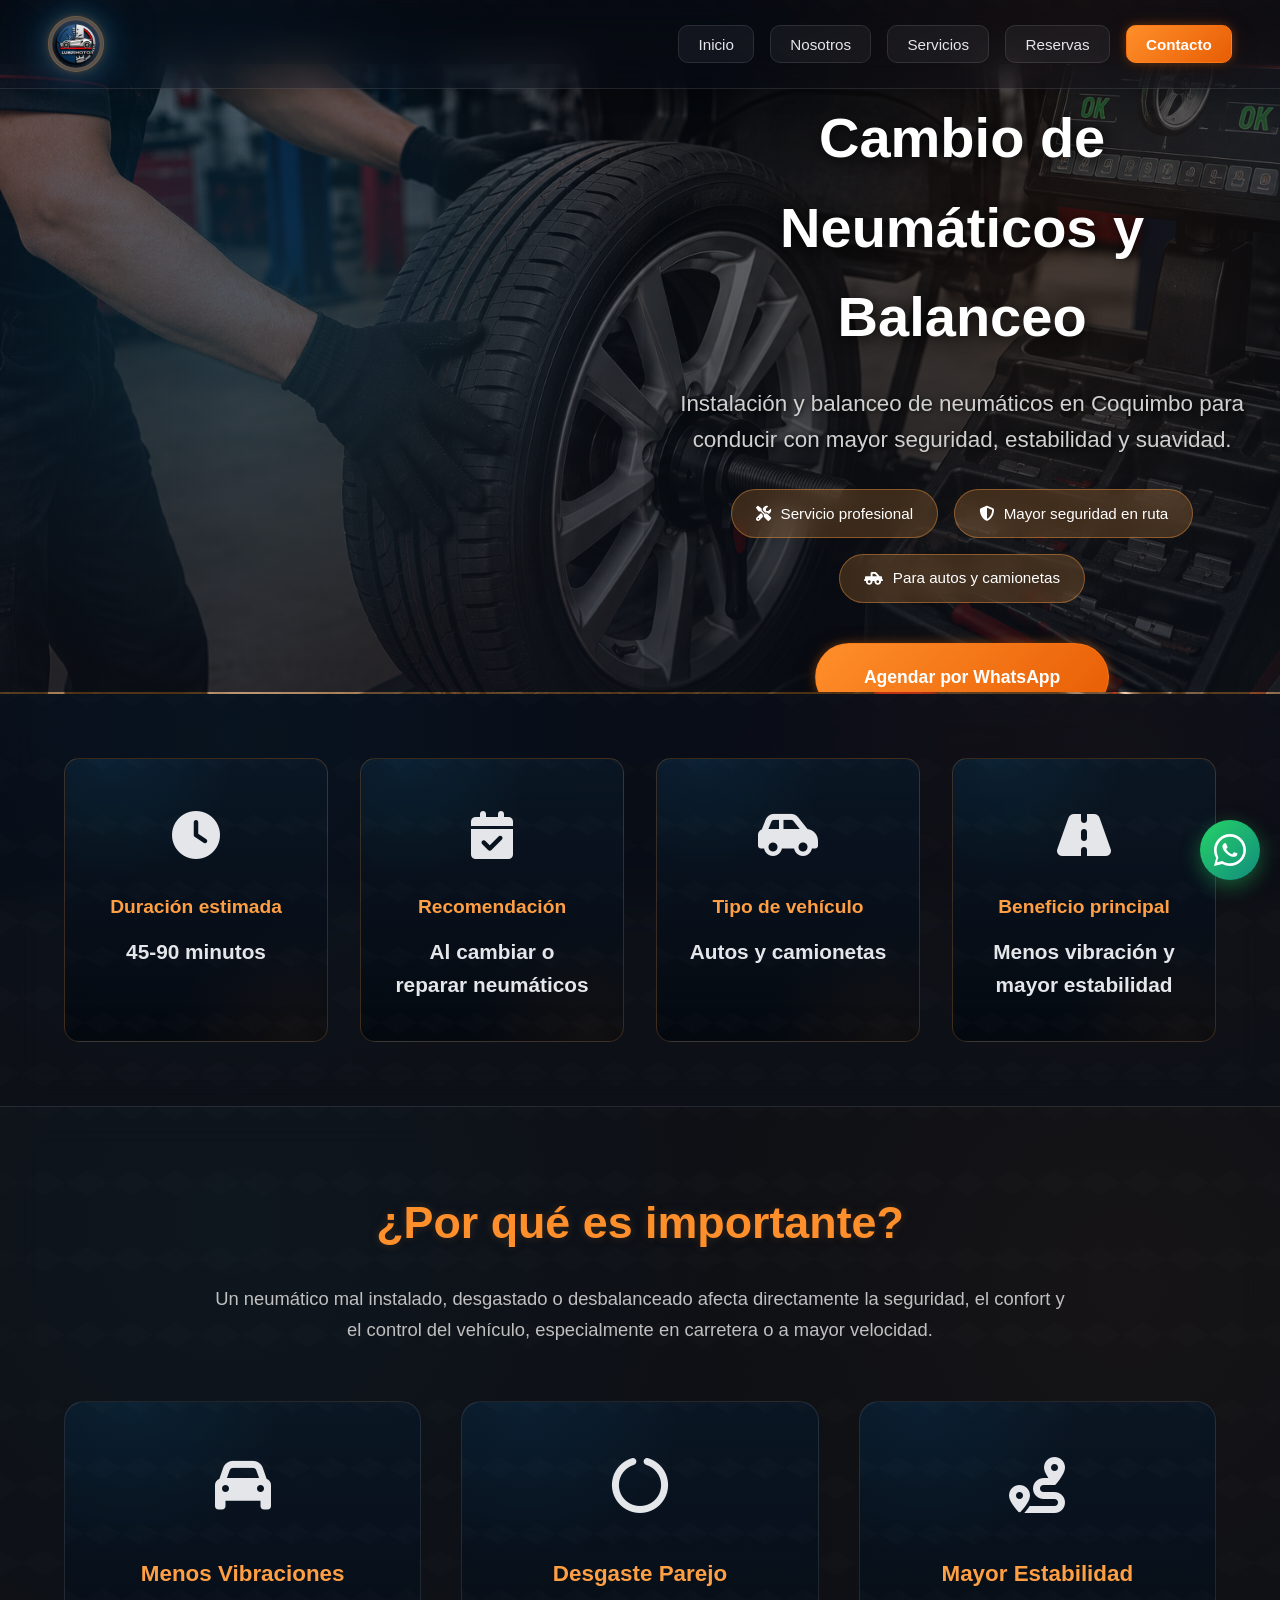
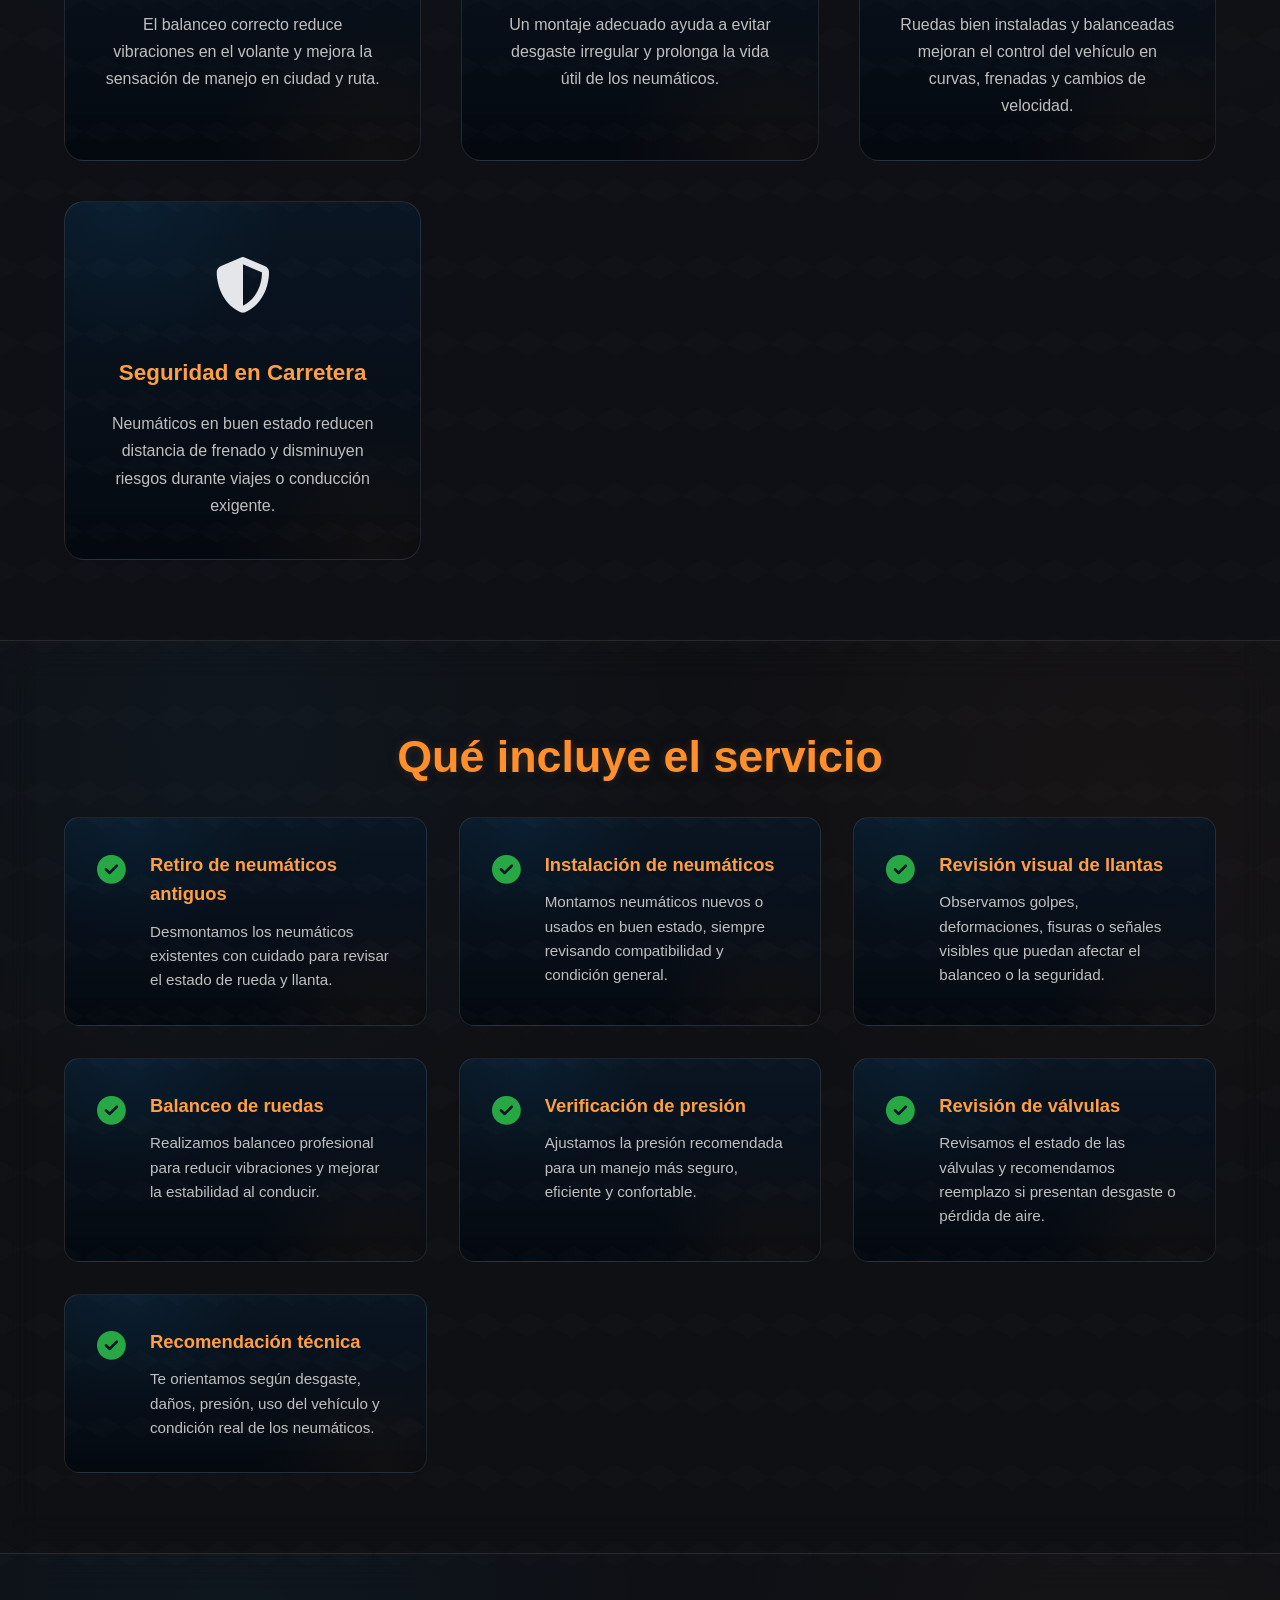
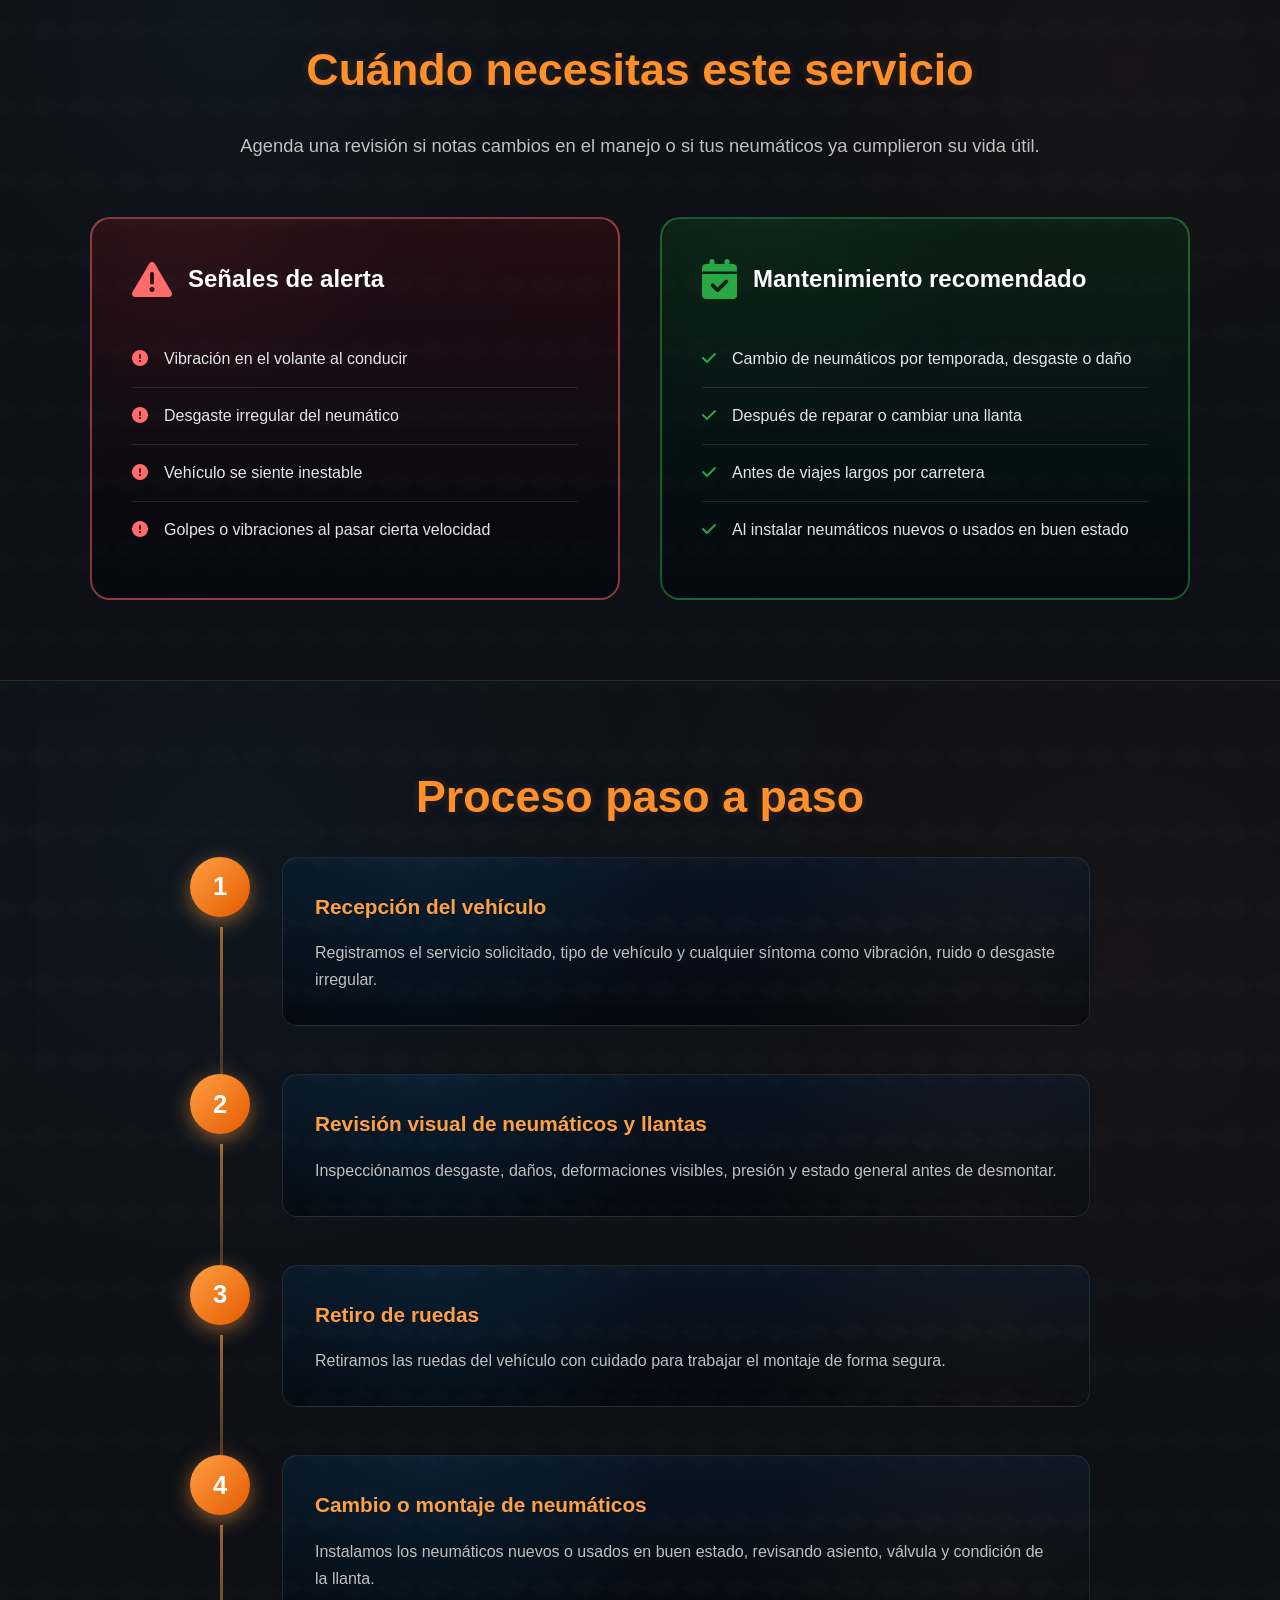
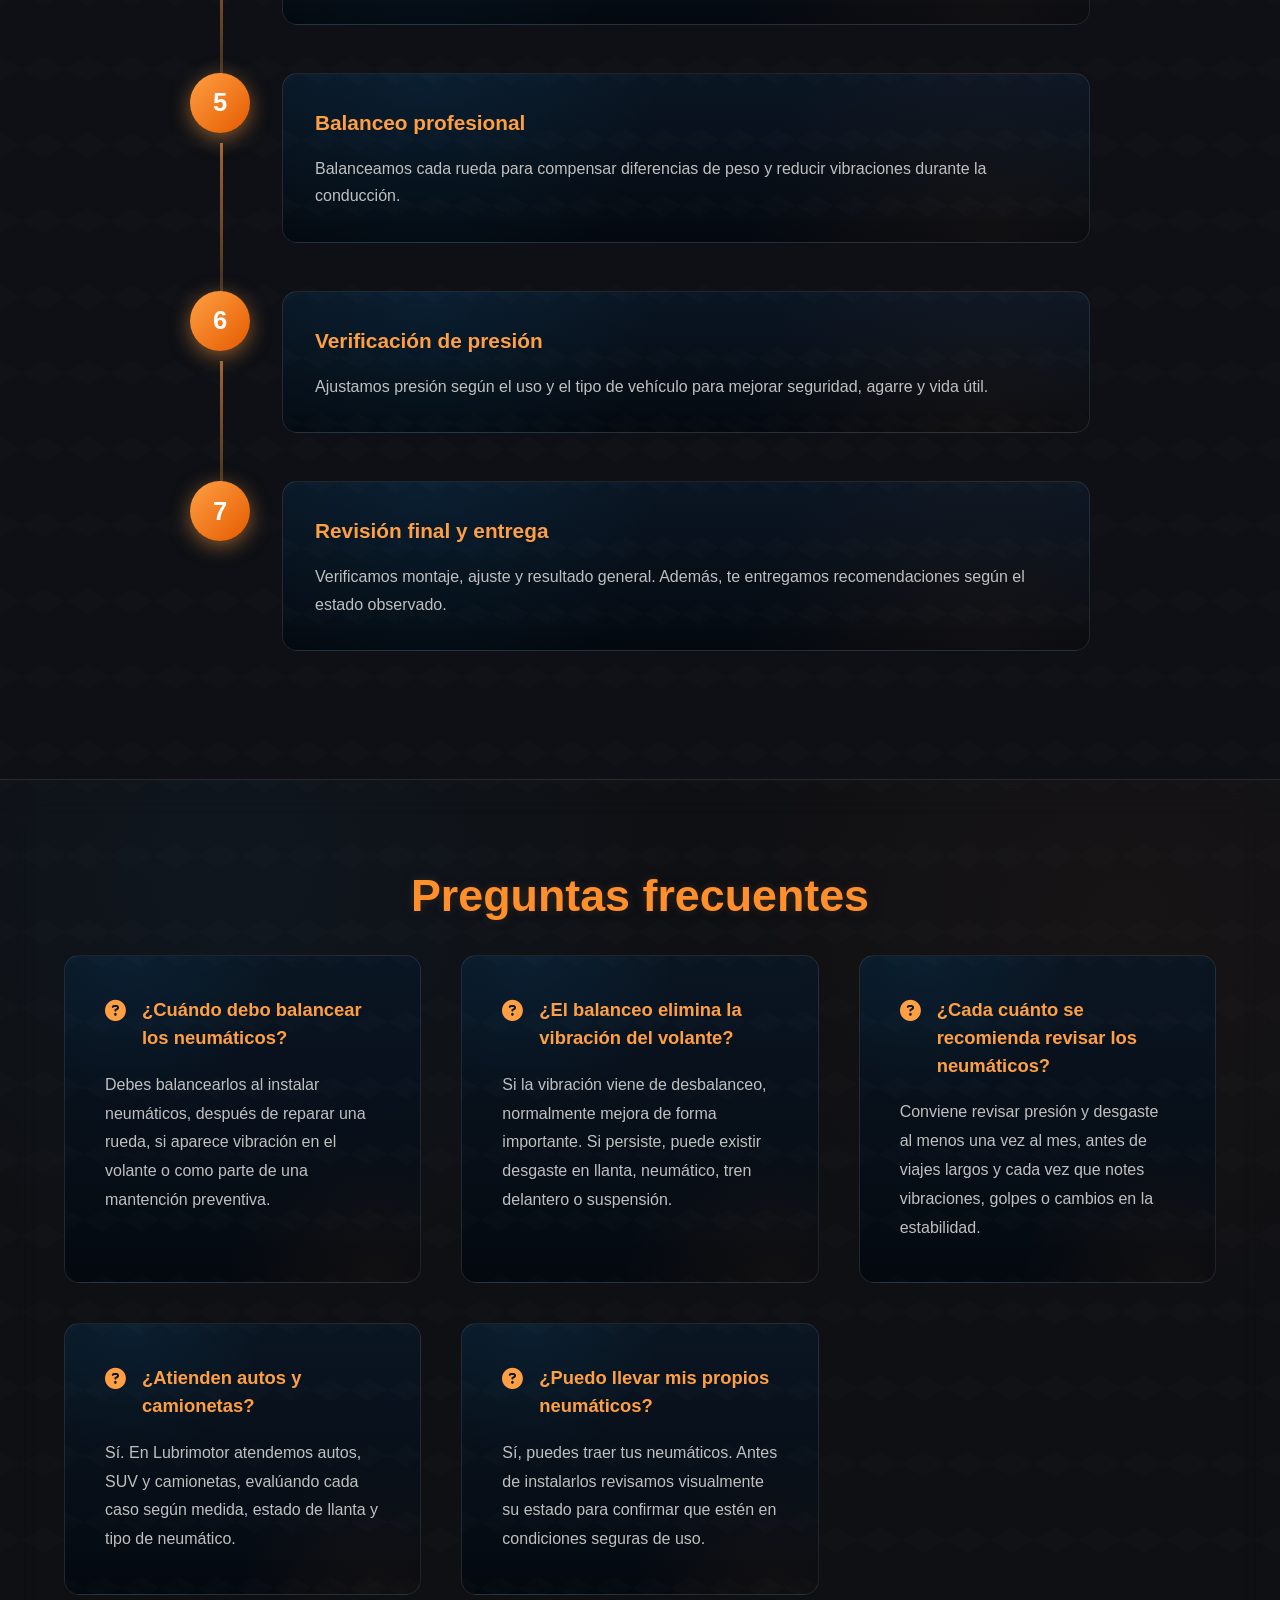
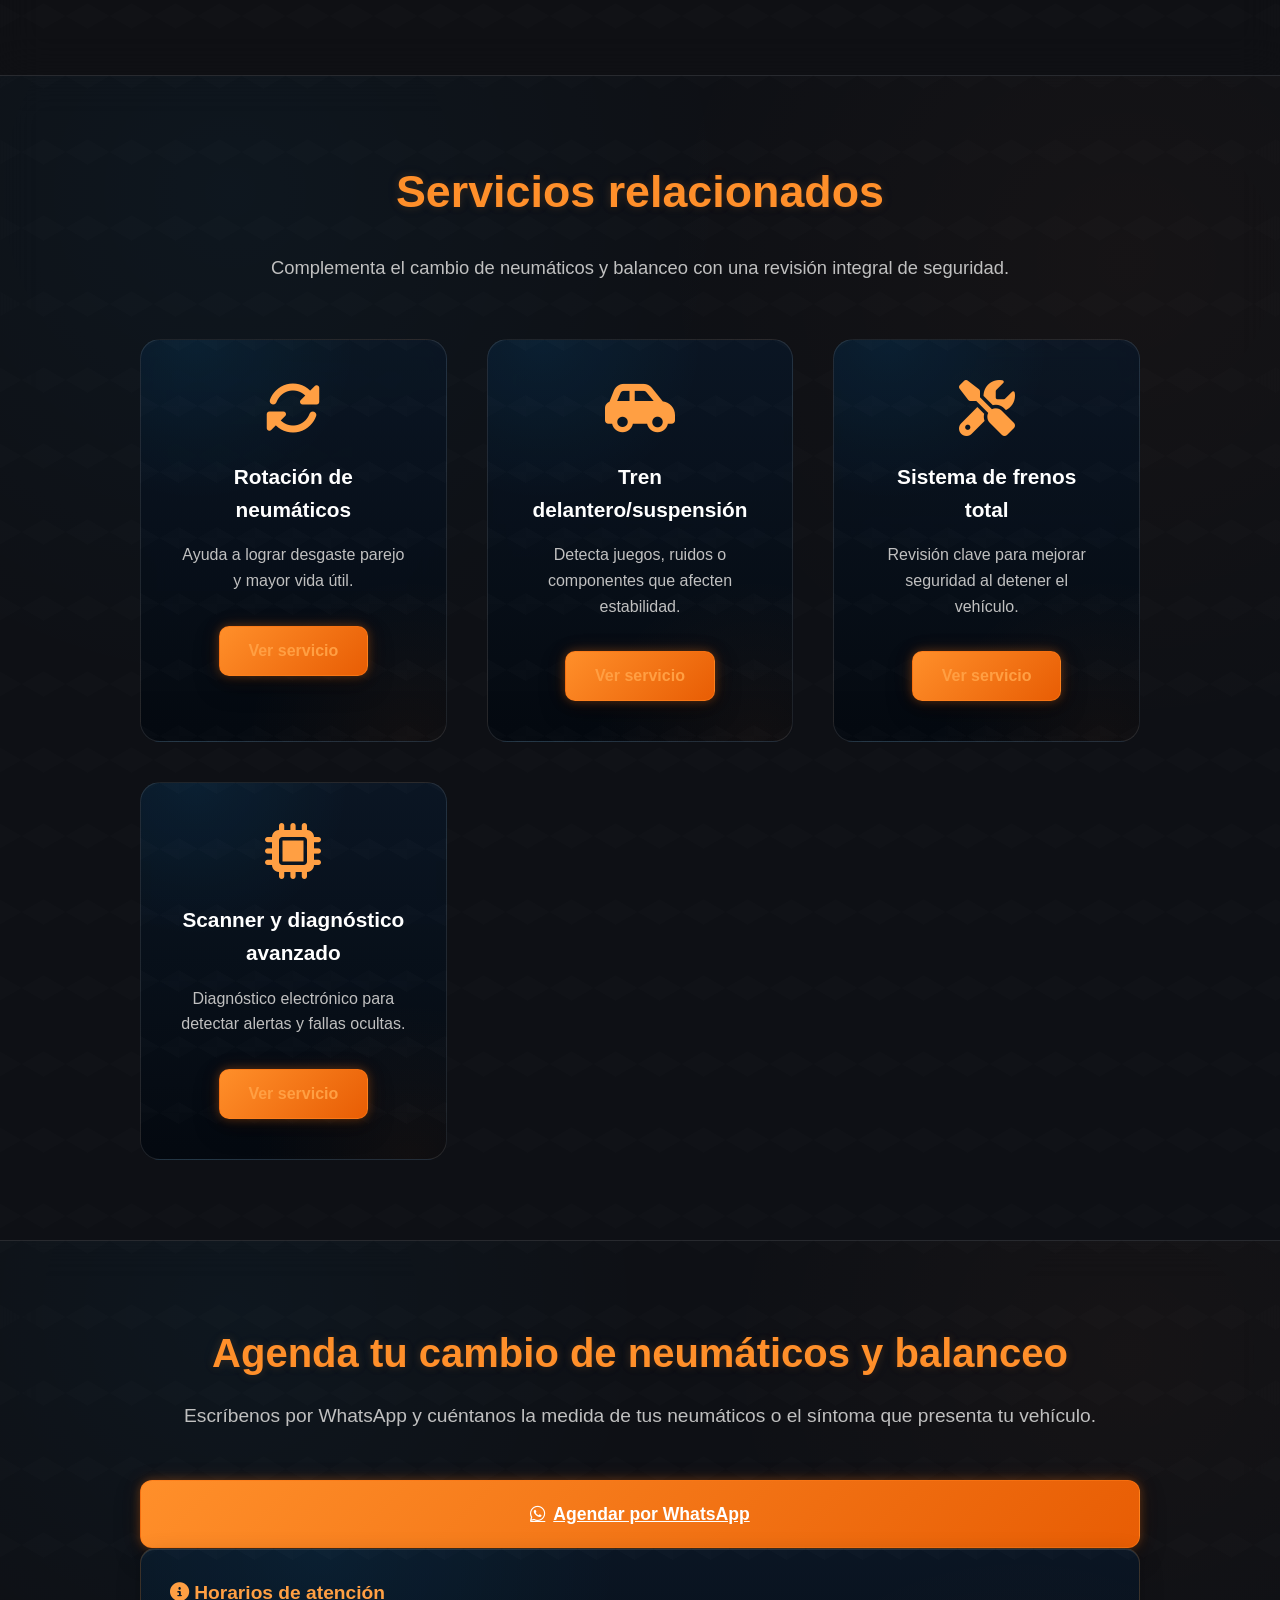
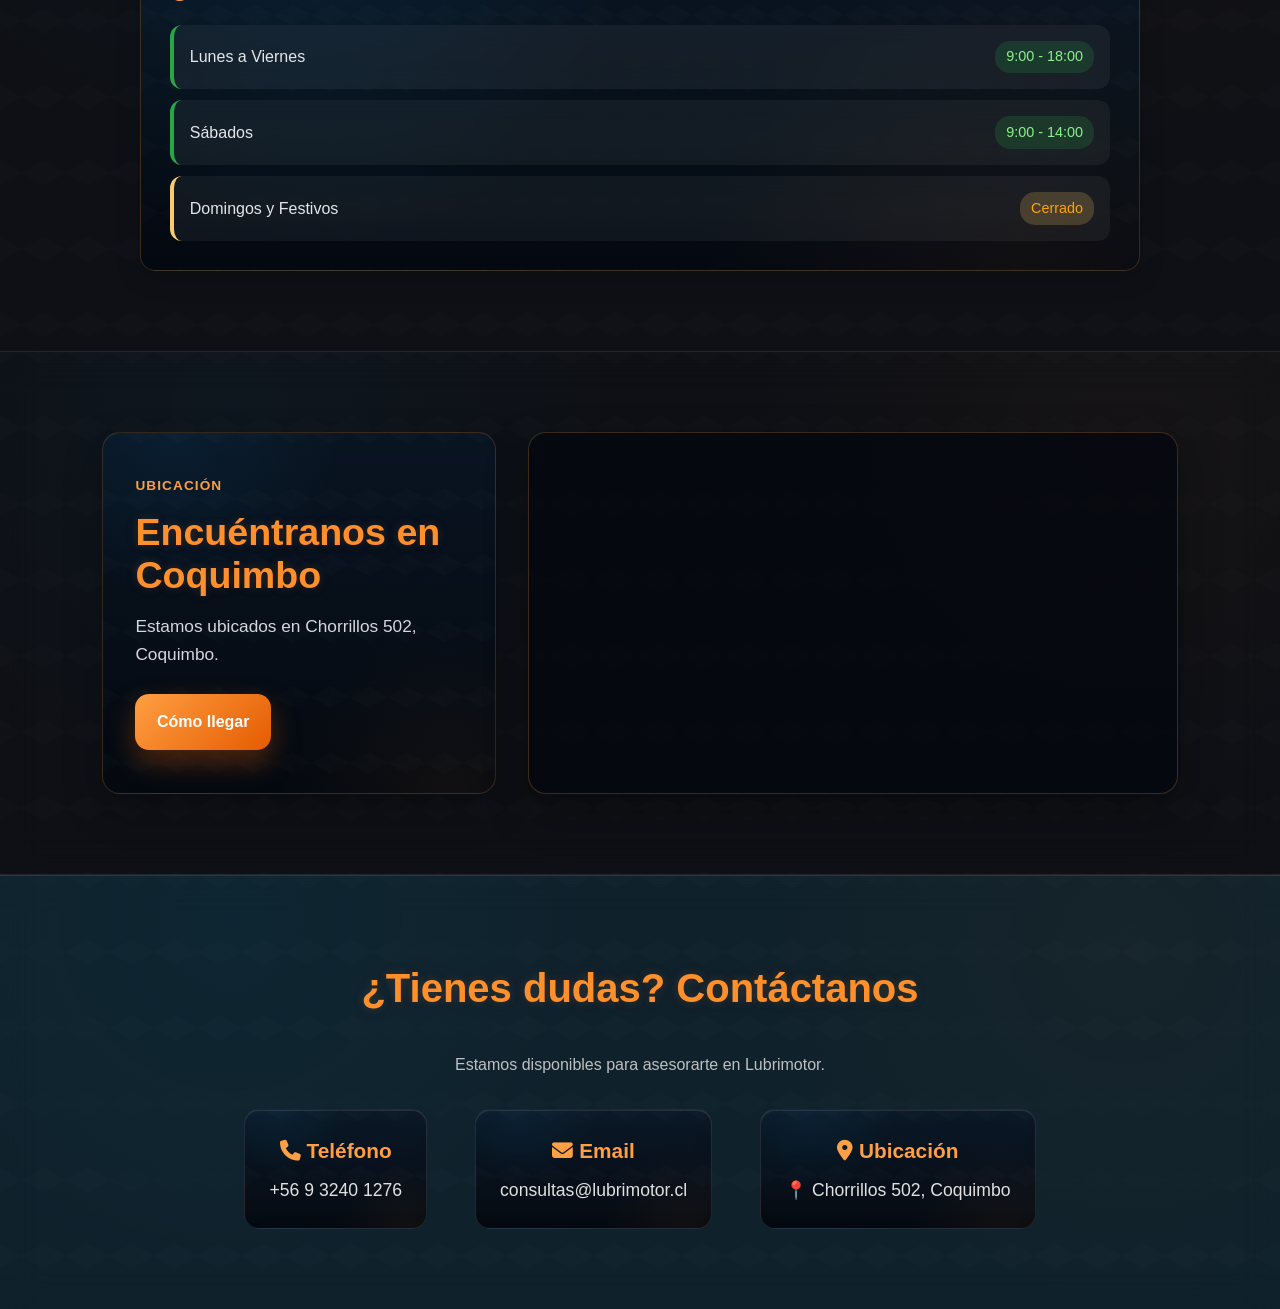
<file: paginas/servicio-cambio-neumaticos-balanceo.html>
<!DOCTYPE html>
<html lang="es">
<head>
    <meta charset="UTF-8">
    <meta name="viewport" content="width=device-width, initial-scale=1.0">
    <title>Cambio de Neumáticos y Balanceo en Coquimbo | Lubrimotor</title>
    <meta name="description" content="Cambio de neumáticos y balanceo en Chorrillos 502, Coquimbo para autos y camionetas. Mejora estabilidad, confort y seguridad en ruta.">

    <link rel="stylesheet" href="../styles.css">
    <link rel="stylesheet" href="../styles-paginas/servicio-styles.css">
    <link rel="stylesheet" href="https://cdnjs.cloudflare.com/ajax/libs/font-awesome/6.4.0/css/all.min.css">
</head>
<body>

    <!-- NAVBAR -->
    <nav class="navbar" id="navbar">
        <div class="navbar-container">
            <div class="logo">
                <a href="../index.html" class="navbar-brand">
                    <img src="../img/logo.jpg" alt="Lubrimotor servicios automotrices en Coquimbo" class="navbar-logo-text">
                </a>
            </div>

            <div class="hamburger" id="hamburger">
                <span></span>
                <span></span>
                <span></span>
            </div>

            <ul class="nav-menu" id="nav-menu">
                <li><a href="../index.html#inicio" class="nav-link">Inicio</a></li>
                <li><a href="../index.html#sobre-nosotros" class="nav-link">Nosotros</a></li>
                <li><a href="../index.html#servicios" class="nav-link">Servicios</a></li>
                <li><a href="../index.html#reservas" class="nav-link">Reservas</a></li>
                <li><a href="../index.html#contacto" class="nav-link btn-cta">Contacto</a></li>
            </ul>
        </div>
    </nav>

    <!-- HERO SECTION -->
    <section class="service-hero" style="background: linear-gradient(rgba(10, 15, 28, 0.38), rgba(26, 31, 46, 0.58)), url('../img/balanceo.png') center/cover;">
        <div class="service-hero-overlay"></div>
        <div class="service-hero-content">
            <div class="breadcrumb">
                <a href="../index.html">Inicio</a> / <a href="../index.html#servicios">Servicios</a> / <span>Cambio de Neumáticos y Balanceo</span>
            </div>
            <h1>Cambio de Neumáticos y Balanceo</h1>
            <p class="service-subtitle">Instalación y balanceo de neumáticos en Coquimbo para conducir con mayor seguridad, estabilidad y suavidad.</p>
            <div class="service-badges">
                <span class="badge"><i class="fas fa-tools"></i> Servicio profesional</span>
                <span class="badge"><i class="fas fa-shield-alt"></i> Mayor seguridad en ruta</span>
                <span class="badge"><i class="fas fa-truck-pickup"></i> Para autos y camionetas</span>
            </div>
            <a href="https://wa.me/56932401276?text=Hola%2C%20quiero%20consultar%20por%20el%20servicio%20de%20cambio%20de%20neum%C3%A1ticos%20y%20balanceo%20para%20mi%20veh%C3%ADculo." target="_blank" class="btn-hero-service">Agendar por WhatsApp</a>
        </div>
    </section>

    <!-- INFORMACION RAPIDA -->
    <section class="quick-info">
        <div class="container">
            <div class="quick-info-grid">
                <div class="quick-info-item">
                    <div class="quick-icon"><i class="fas fa-clock"></i></div>
                    <h3>Duración estimada</h3>
                    <p>45-90 minutos</p>
                </div>
                <div class="quick-info-item">
                    <div class="quick-icon"><i class="fas fa-calendar-check"></i></div>
                    <h3>Recomendación</h3>
                    <p>Al cambiar o reparar neumáticos</p>
                </div>
                <div class="quick-info-item">
                    <div class="quick-icon"><i class="fas fa-car-side"></i></div>
                    <h3>Tipo de vehículo</h3>
                    <p>Autos y camionetas</p>
                </div>
                <div class="quick-info-item">
                    <div class="quick-icon"><i class="fas fa-road"></i></div>
                    <h3>Beneficio principal</h3>
                    <p>Menos vibración y mayor estabilidad</p>
                </div>
            </div>
        </div>
    </section>

    <!-- POR QUE ES IMPORTANTE -->
    <section class="service-importance">
        <div class="container">
            <h2>¿Por qué es importante?</h2>
            <p class="section-intro">Un neumático mal instalado, desgastado o desbalanceado afecta directamente la seguridad, el confort y el control del vehículo, especialmente en carretera o a mayor velocidad.</p>

            <div class="importance-grid">
                <div class="importance-card">
                    <div class="importance-icon"><i class="fas fa-car"></i></div>
                    <h3>Menos Vibraciones</h3>
                    <p>El balanceo correcto reduce vibraciones en el volante y mejora la sensación de manejo en ciudad y ruta.</p>
                </div>
                <div class="importance-card">
                    <div class="importance-icon"><i class="fas fa-circle-notch"></i></div>
                    <h3>Desgaste Parejo</h3>
                    <p>Un montaje adecuado ayuda a evitar desgaste irregular y prolonga la vida útil de los neumáticos.</p>
                </div>
                <div class="importance-card">
                    <div class="importance-icon"><i class="fas fa-route"></i></div>
                    <h3>Mayor Estabilidad</h3>
                    <p>Ruedas bien instaladas y balanceadas mejoran el control del vehículo en curvas, frenadas y cambios de velocidad.</p>
                </div>
                <div class="importance-card">
                    <div class="importance-icon"><i class="fas fa-shield-alt"></i></div>
                    <h3>Seguridad en Carretera</h3>
                    <p>Neumáticos en buen estado reducen distancia de frenado y disminuyen riesgos durante viajes o conducción exigente.</p>
                </div>
            </div>
        </div>
    </section>

    <!-- QUE INCLUYE -->
    <section class="service-includes">
        <div class="container">
            <h2>Qué incluye el servicio</h2>
            <div class="includes-grid">
                <div class="include-item">
                    <i class="fas fa-check-circle"></i>
                    <div>
                        <h4>Retiro de neumáticos antiguos</h4>
                        <p>Desmontamos los neumáticos existentes con cuidado para revisar el estado de rueda y llanta.</p>
                    </div>
                </div>
                <div class="include-item">
                    <i class="fas fa-check-circle"></i>
                    <div>
                        <h4>Instalación de neumáticos</h4>
                        <p>Montamos neumáticos nuevos o usados en buen estado, siempre revisando compatibilidad y condición general.</p>
                    </div>
                </div>
                <div class="include-item">
                    <i class="fas fa-check-circle"></i>
                    <div>
                        <h4>Revisión visual de llantas</h4>
                        <p>Observamos golpes, deformaciones, fisuras o señales visibles que puedan afectar el balanceo o la seguridad.</p>
                    </div>
                </div>
                <div class="include-item">
                    <i class="fas fa-check-circle"></i>
                    <div>
                        <h4>Balanceo de ruedas</h4>
                        <p>Realizamos balanceo profesional para reducir vibraciones y mejorar la estabilidad al conducir.</p>
                    </div>
                </div>
                <div class="include-item">
                    <i class="fas fa-check-circle"></i>
                    <div>
                        <h4>Verificación de presión</h4>
                        <p>Ajustamos la presión recomendada para un manejo más seguro, eficiente y confortable.</p>
                    </div>
                </div>
                <div class="include-item">
                    <i class="fas fa-check-circle"></i>
                    <div>
                        <h4>Revisión de válvulas</h4>
                        <p>Revisamos el estado de las válvulas y recomendamos reemplazo si presentan desgaste o pérdida de aire.</p>
                    </div>
                </div>
                <div class="include-item">
                    <i class="fas fa-check-circle"></i>
                    <div>
                        <h4>Recomendación técnica</h4>
                        <p>Te orientamos según desgaste, daños, presión, uso del vehículo y condición real de los neumáticos.</p>
                    </div>
                </div>
            </div>
        </div>
    </section>

    <!-- CUANDO NECESITAS ESTE SERVICIO -->
    <section class="warning-signs">
        <div class="container">
            <h2>Cuándo necesitas este servicio</h2>
            <p class="section-intro">Agenda una revisión si notas cambios en el manejo o si tus neumáticos ya cumplieron su vida útil.</p>

            <div class="signs-grid">
                <div class="sign-card urgent">
                    <div class="sign-header">
                        <i class="fas fa-exclamation-triangle"></i>
                        <h3>Señales de alerta</h3>
                    </div>
                    <ul>
                        <li><i class="fas fa-exclamation-circle"></i> Vibración en el volante al conducir</li>
                        <li><i class="fas fa-exclamation-circle"></i> Desgaste irregular del neumático</li>
                        <li><i class="fas fa-exclamation-circle"></i> Vehículo se siente inestable</li>
                        <li><i class="fas fa-exclamation-circle"></i> Golpes o vibraciones al pasar cierta velocidad</li>
                    </ul>
                </div>
                <div class="sign-card preventive">
                    <div class="sign-header">
                        <i class="fas fa-calendar-check"></i>
                        <h3>Mantenimiento recomendado</h3>
                    </div>
                    <ul>
                        <li><i class="fas fa-check"></i> Cambio de neumáticos por temporada, desgaste o daño</li>
                        <li><i class="fas fa-check"></i> Después de reparar o cambiar una llanta</li>
                        <li><i class="fas fa-check"></i> Antes de viajes largos por carretera</li>
                        <li><i class="fas fa-check"></i> Al instalar neumáticos nuevos o usados en buen estado</li>
                    </ul>
                </div>
            </div>
        </div>
    </section>

    <!-- PROCESO -->
    <section class="service-process">
        <div class="container">
            <h2>Proceso paso a paso</h2>
            <div class="process-timeline">
                <div class="process-step">
                    <div class="step-number">1</div>
                    <div class="step-content">
                        <h3>Recepción del vehículo</h3>
                        <p>Registramos el servicio solicitado, tipo de vehículo y cualquier síntoma como vibración, ruido o desgaste irregular.</p>
                    </div>
                </div>
                <div class="process-step">
                    <div class="step-number">2</div>
                    <div class="step-content">
                        <h3>Revisión visual de neumáticos y llantas</h3>
                        <p>Inspecciónamos desgaste, daños, deformaciones visibles, presión y estado general antes de desmontar.</p>
                    </div>
                </div>
                <div class="process-step">
                    <div class="step-number">3</div>
                    <div class="step-content">
                        <h3>Retiro de ruedas</h3>
                        <p>Retiramos las ruedas del vehículo con cuidado para trabajar el montaje de forma segura.</p>
                    </div>
                </div>
                <div class="process-step">
                    <div class="step-number">4</div>
                    <div class="step-content">
                        <h3>Cambio o montaje de neumáticos</h3>
                        <p>Instalamos los neumáticos nuevos o usados en buen estado, revisando asiento, válvula y condición de la llanta.</p>
                    </div>
                </div>
                <div class="process-step">
                    <div class="step-number">5</div>
                    <div class="step-content">
                        <h3>Balanceo profesional</h3>
                        <p>Balanceamos cada rueda para compensar diferencias de peso y reducir vibraciones durante la conducción.</p>
                    </div>
                </div>
                <div class="process-step">
                    <div class="step-number">6</div>
                    <div class="step-content">
                        <h3>Verificación de presión</h3>
                        <p>Ajustamos presión según el uso y el tipo de vehículo para mejorar seguridad, agarre y vida útil.</p>
                    </div>
                </div>
                <div class="process-step">
                    <div class="step-number">7</div>
                    <div class="step-content">
                        <h3>Revisión final y entrega</h3>
                        <p>Verificamos montaje, ajuste y resultado general. Además, te entregamos recomendaciones según el estado observado.</p>
                    </div>
                </div>
            </div>
        </div>
    </section>

    <!-- FAQ -->
    <section class="faq-section">
        <div class="container">
            <h2>Preguntas frecuentes</h2>
            <div class="faq-grid">
                <div class="faq-item">
                    <h3><i class="fas fa-question-circle"></i> ¿Cuándo debo balancear los neumáticos?</h3>
                    <p>Debes balancearlos al instalar neumáticos, después de reparar una rueda, si aparece vibración en el volante o como parte de una mantención preventiva.</p>
                </div>
                <div class="faq-item">
                    <h3><i class="fas fa-question-circle"></i> ¿El balanceo elimina la vibración del volante?</h3>
                    <p>Si la vibración viene de desbalanceo, normalmente mejora de forma importante. Si persiste, puede existir desgaste en llanta, neumático, tren delantero o suspensión.</p>
                </div>
                <div class="faq-item">
                    <h3><i class="fas fa-question-circle"></i> ¿Cada cuánto se recomienda revisar los neumáticos?</h3>
                    <p>Conviene revisar presión y desgaste al menos una vez al mes, antes de viajes largos y cada vez que notes vibraciones, golpes o cambios en la estabilidad.</p>
                </div>
                <div class="faq-item">
                    <h3><i class="fas fa-question-circle"></i> ¿Atienden autos y camionetas?</h3>
                    <p>Sí. En Lubrimotor atendemos autos, SUV y camionetas, evalúando cada caso según medida, estado de llanta y tipo de neumático.</p>
                </div>
                <div class="faq-item">
                    <h3><i class="fas fa-question-circle"></i> ¿Puedo llevar mis propios neumáticos?</h3>
                    <p>Sí, puedes traer tus neumáticos. Antes de instalarlos revisamos visualmente su estado para confirmar que estén en condiciones seguras de uso.</p>
                </div>
            </div>
        </div>
    </section>

    <!-- SERVICIOS RELACIONADOS -->
    <section class="related-services">
        <div class="container">
            <h2>Servicios relacionados</h2>
            <p class="section-intro">Complementa el cambio de neumáticos y balanceo con una revisión integral de seguridad.</p>
            <div class="related-grid">
                <div class="related-card">
                    <i class="fas fa-sync-alt"></i>
                    <h3>Rotación de neumáticos</h3>
                    <p>Ayuda a lograr desgaste parejo y mayor vida útil.</p>
                    <a href="servicio-rotacion-neumaticos.html" class="btn-related">Ver servicio</a>
                </div>
                <div class="related-card">
                    <i class="fas fa-car-side"></i>
                    <h3>Tren delantero/suspensión</h3>
                    <p>Detecta juegos, ruidos o componentes que afecten estabilidad.</p>
                    <a href="servicio-tren-delantero-suspension.html" class="btn-related">Ver servicio</a>
                </div>
                <div class="related-card">
                    <i class="fas fa-tools"></i>
                    <h3>Sistema de frenos total</h3>
                    <p>Revisión clave para mejorar seguridad al detener el vehículo.</p>
                    <a href="servicio-sistema-frenos.html" class="btn-related">Ver servicio</a>
                </div>
                <div class="related-card">
                    <i class="fas fa-microchip"></i>
                    <h3>Scanner y diagnóstico avanzado</h3>
                    <p>Diagnóstico electrónico para detectar alertas y fallas ocultas.</p>
                    <a href="servicio-scanner-diagnostico.html" class="btn-related">Ver servicio</a>
                </div>
            </div>
        </div>
    </section>

    <!-- CTA WHATSAPP -->
    <section class="citas-online" id="reservar">
        <div class="container">
            <h2>Agenda tu cambio de neumáticos y balanceo</h2>
            <p>Escríbenos por WhatsApp y cuéntanos la medida de tus neumáticos o el síntoma que presenta tu vehículo.</p>
            <a href="https://wa.me/56932401276?text=Hola%2C%20quiero%20consultar%20por%20el%20servicio%20de%20cambio%20de%20neum%C3%A1ticos%20y%20balanceo%20para%20mi%20veh%C3%ADculo." target="_blank" class="btn-reservar">
                <i class="fab fa-whatsapp"></i>
                Agendar por WhatsApp
            </a>

            <div class="disponibilidad">
                <h3><i class="fas fa-info-circle"></i> Horarios de atención</h3>
                <div class="horarios-disponibles">
                    <div class="horario-item disponible">
                        <span>Lunes a Viernes</span>
                        <span class="status">9:00 - 18:00</span>
                    </div>
                    <div class="horario-item disponible">
                        <span>Sábados</span>
                        <span class="status">9:00 - 14:00</span>
                    </div>
                    <div class="horario-item ocupado">
                        <span>Domingos y Festivos</span>
                        <span class="status">Cerrado</span>
                    </div>
                </div>
            </div>
        </div>
    </section>

    <!-- UBICACION -->
    <section class="ubicacion" id="ubicacion">
        <div class="ubicacion-container">
            <div class="ubicacion-content">
                <span class="ubicacion-label">Ubicación</span>
                <h2>Encuéntranos en Coquimbo</h2>
                <p>Estamos ubicados en Chorrillos 502, Coquimbo.</p>
                <a href="https://www.google.com/maps/place/LubriMotor/@-29.9668901,-71.3257162,19z/data=!4m6!3m5!1s0x9691c9198085ee0f:0xff0e93da027ea741!8m2!3d-29.9670055!4d-71.3257167!16s%2Fg%2F11ggm9349y?entry=ttu&g_ep=EgoyMDI2MDUyNy4wIKXMDSoASAFQAw%3D%3D" target="_blank" rel="noopener" class="btn-maps">Cómo llegar</a>
            </div>
            <div class="mapa-ubicacion" aria-label="Mapa de LubriMotor en Chorrillos 502, Coquimbo">
                <iframe src="https://www.google.com/maps?q=LubriMotor%20Chorrillos%20502%20Coquimbo&output=embed" width="600" height="450" style="border:0;" allowfullscreen="" loading="lazy" referrerpolicy="no-referrer-when-downgrade" title="Mapa de LubriMotor en Chorrillos 502, Coquimbo"></iframe>
            </div>
        </div>
    </section>

    <!-- CONTACTO -->
    <section class="contacto">
        <h2>¿Tienes dudas? Contáctanos</h2>
        <p>Estamos disponibles para asesorarte en Lubrimotor.</p>
        <div class="contacto-info">
            <div class="contacto-item">
                <h3><i class="fas fa-phone"></i> Teléfono</h3>
                <p>+56 9 3240 1276</p>
            </div>
            <div class="contacto-item">
                <h3><i class="fas fa-envelope"></i> Email</h3>
                <p>consultas@lubrimotor.cl</p>
            </div>
            <div class="contacto-item">
                <h3><i class="fas fa-map-marker-alt"></i> Ubicación</h3>
                <p><a href="https://www.google.com/maps/place/LubriMotor/@-29.9668901,-71.3257162,19z/data=!4m6!3m5!1s0x9691c9198085ee0f:0xff0e93da027ea741!8m2!3d-29.9670055!4d-71.3257167!16s%2Fg%2F11ggm9349y?entry=ttu&g_ep=EgoyMDI2MDUyNy4wIKXMDSoASAFQAw%3D%3D" target="_blank" rel="noopener">📍 Chorrillos 502, Coquimbo</a></p>
            </div>
        </div>
    </section>

    <!-- WHATSAPP WIDGET -->
    <div class="whatsapp-widget">
        <div class="whatsapp-button" onclick="window.open('https://wa.me/56932401276?text=Hola%2C%20quiero%20consultar%20por%20el%20servicio%20de%20cambio%20de%20neum%C3%A1ticos%20y%20balanceo%20para%20mi%20veh%C3%ADculo.', '_blank')">
            <svg width="32" height="32" viewBox="0 0 32 32" fill="white">
                <path d="M16 0C7.164 0 0 7.164 0 16c0 2.8.736 5.568 2.136 8.016L0 32l8.232-2.112A15.936 15.936 0 0016 32c8.836 0 16-7.164 16-16S24.836 0 16 0zm0 29.344c-2.592 0-5.088-.752-7.2-2.112l-.512-.304-5.28 1.36 1.392-5.088-.336-.528A13.248 13.248 0 012.656 16c0-7.36 5.984-13.344 13.344-13.344S29.344 8.64 29.344 16 23.36 29.344 16 29.344zm7.2-9.856c-.384-.192-2.288-1.12-2.64-1.248-.352-.128-.608-.192-.864.192-.256.384-1.024 1.248-1.248 1.504-.224.256-.448.288-.832.096-.384-.192-1.632-.592-3.104-1.888-1.152-1.008-1.92-2.256-2.144-2.64-.224-.384-.016-.592.176-.784.16-.16.384-.448.576-.672.192-.224.256-.384.384-.64.128-.256.064-.48-.032-.672-.096-.192-.864-2.08-1.184-2.848-.32-.752-.64-.64-.864-.64h-.736c-.256 0-.672.096-.992.48-.32.384-1.248 1.216-1.248 2.976s1.28 3.456 1.472 3.712c.192.256 2.56 3.904 6.208 5.472.864.384 1.536.608 2.064.768.864.272 1.664.224 2.288.128.704-.096 2.288-.928 2.608-1.824.32-.896.32-1.664.224-1.824-.096-.16-.352-.256-.736-.448z"/>
            </svg>
        </div>
    </div>

    <div class="mobile-service-reserva-bar" aria-label="Reserva rápida">
        <span>Agenda tu servicio</span>
        <a href="#reservar">Reservar</a>
    </div>

    <script src="../script.js"></script>
</body>
</html>
</file>
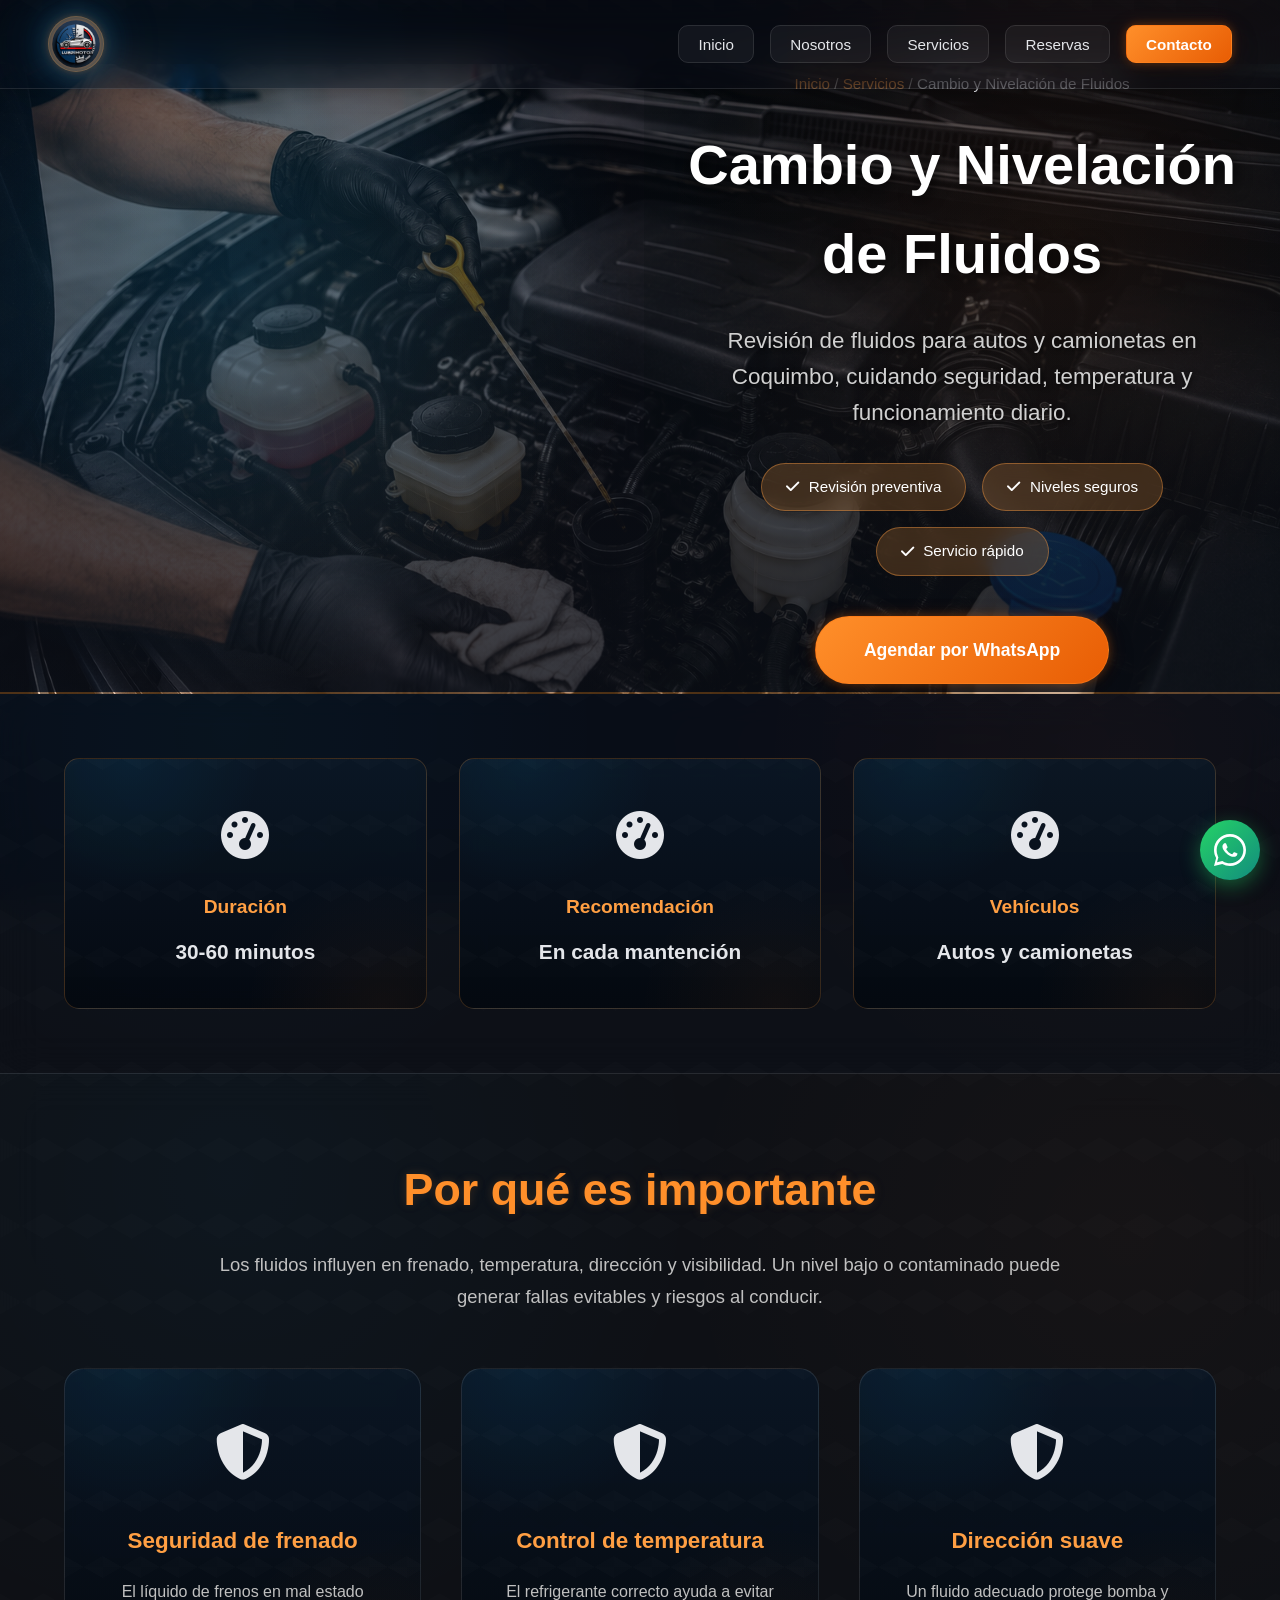
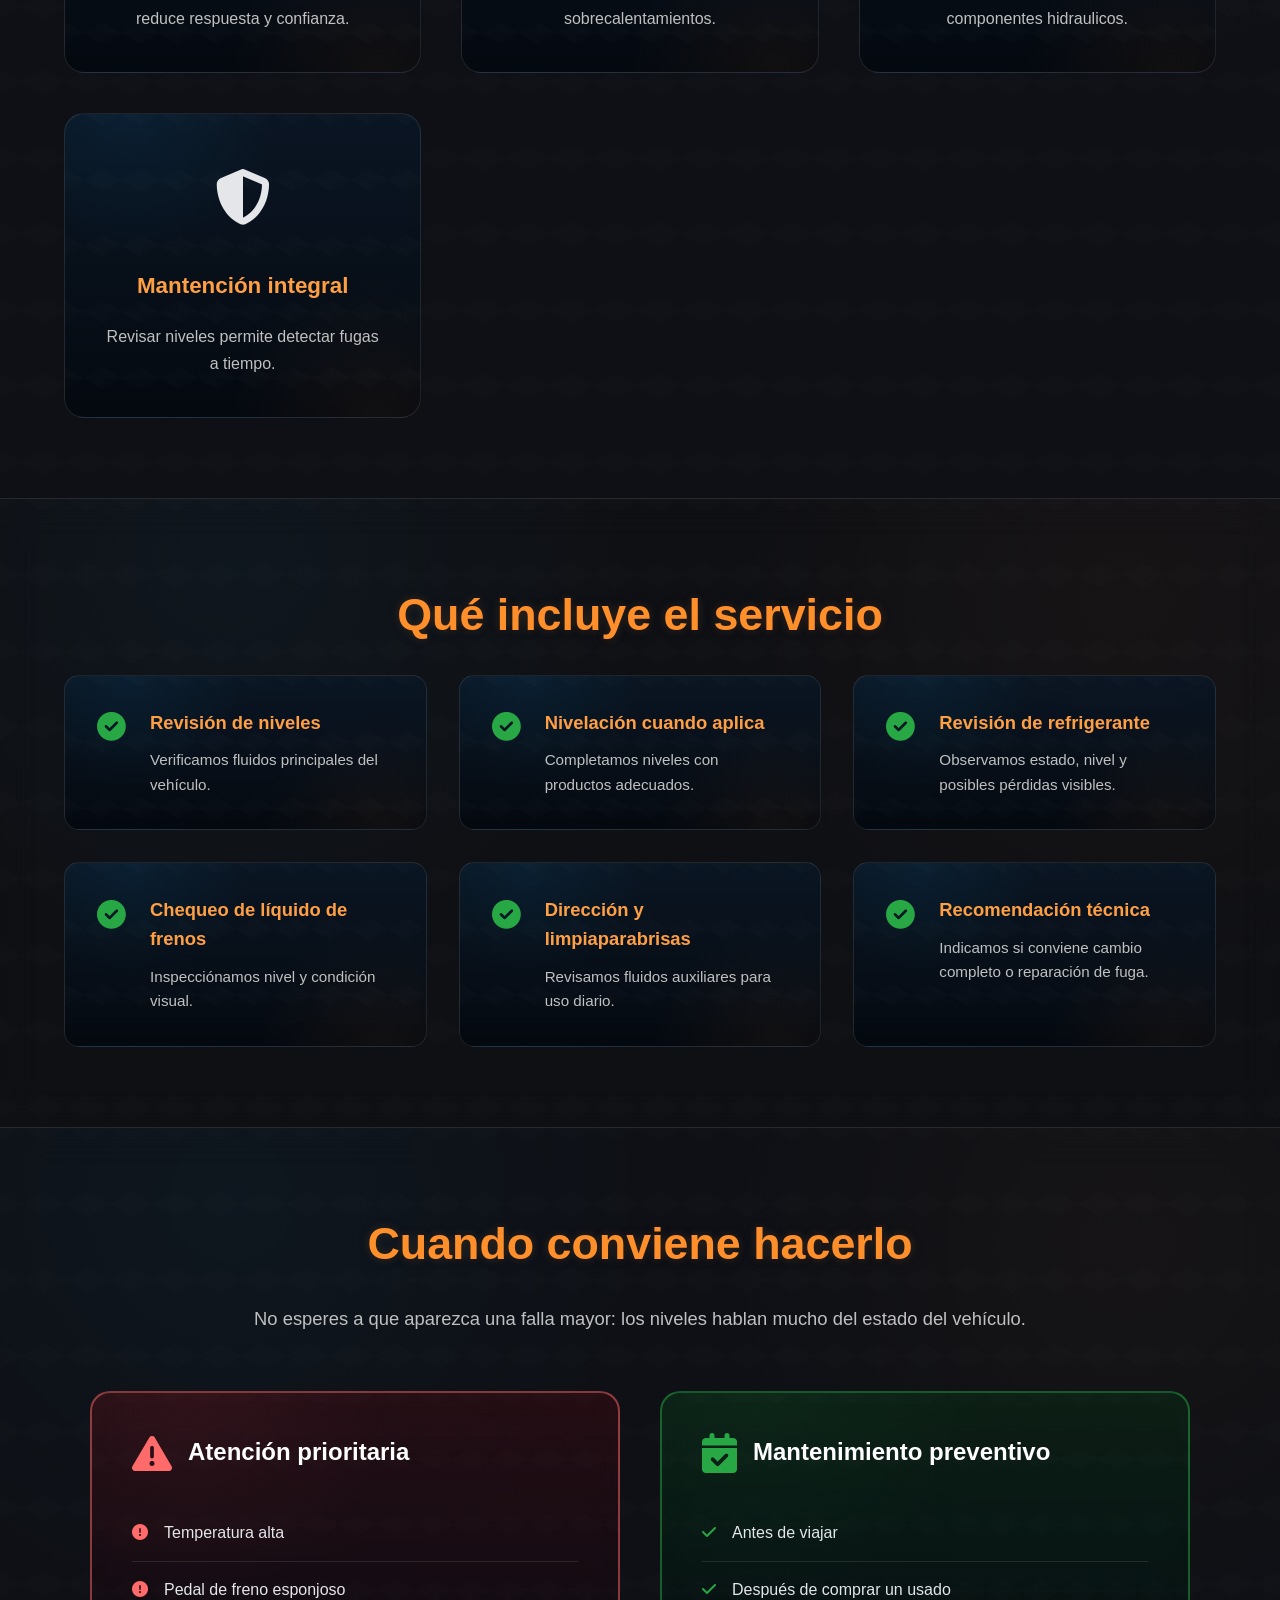
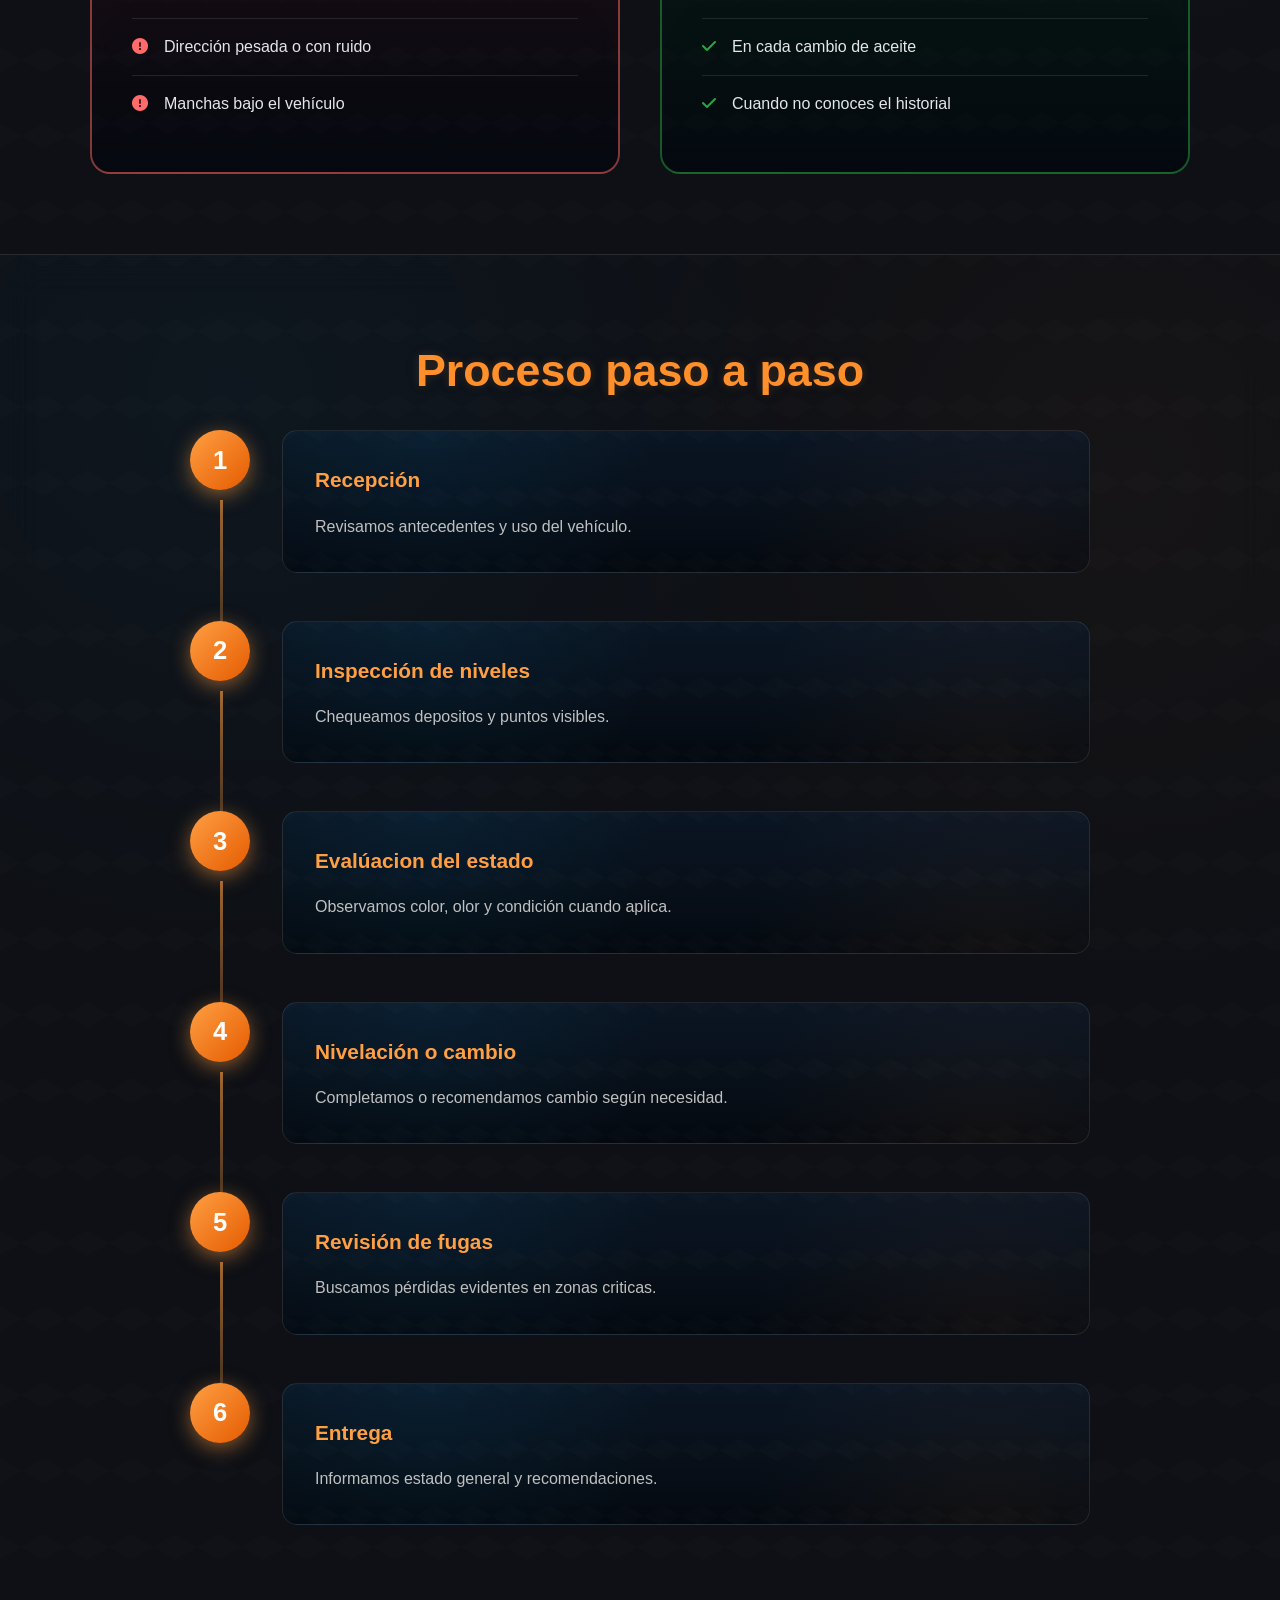
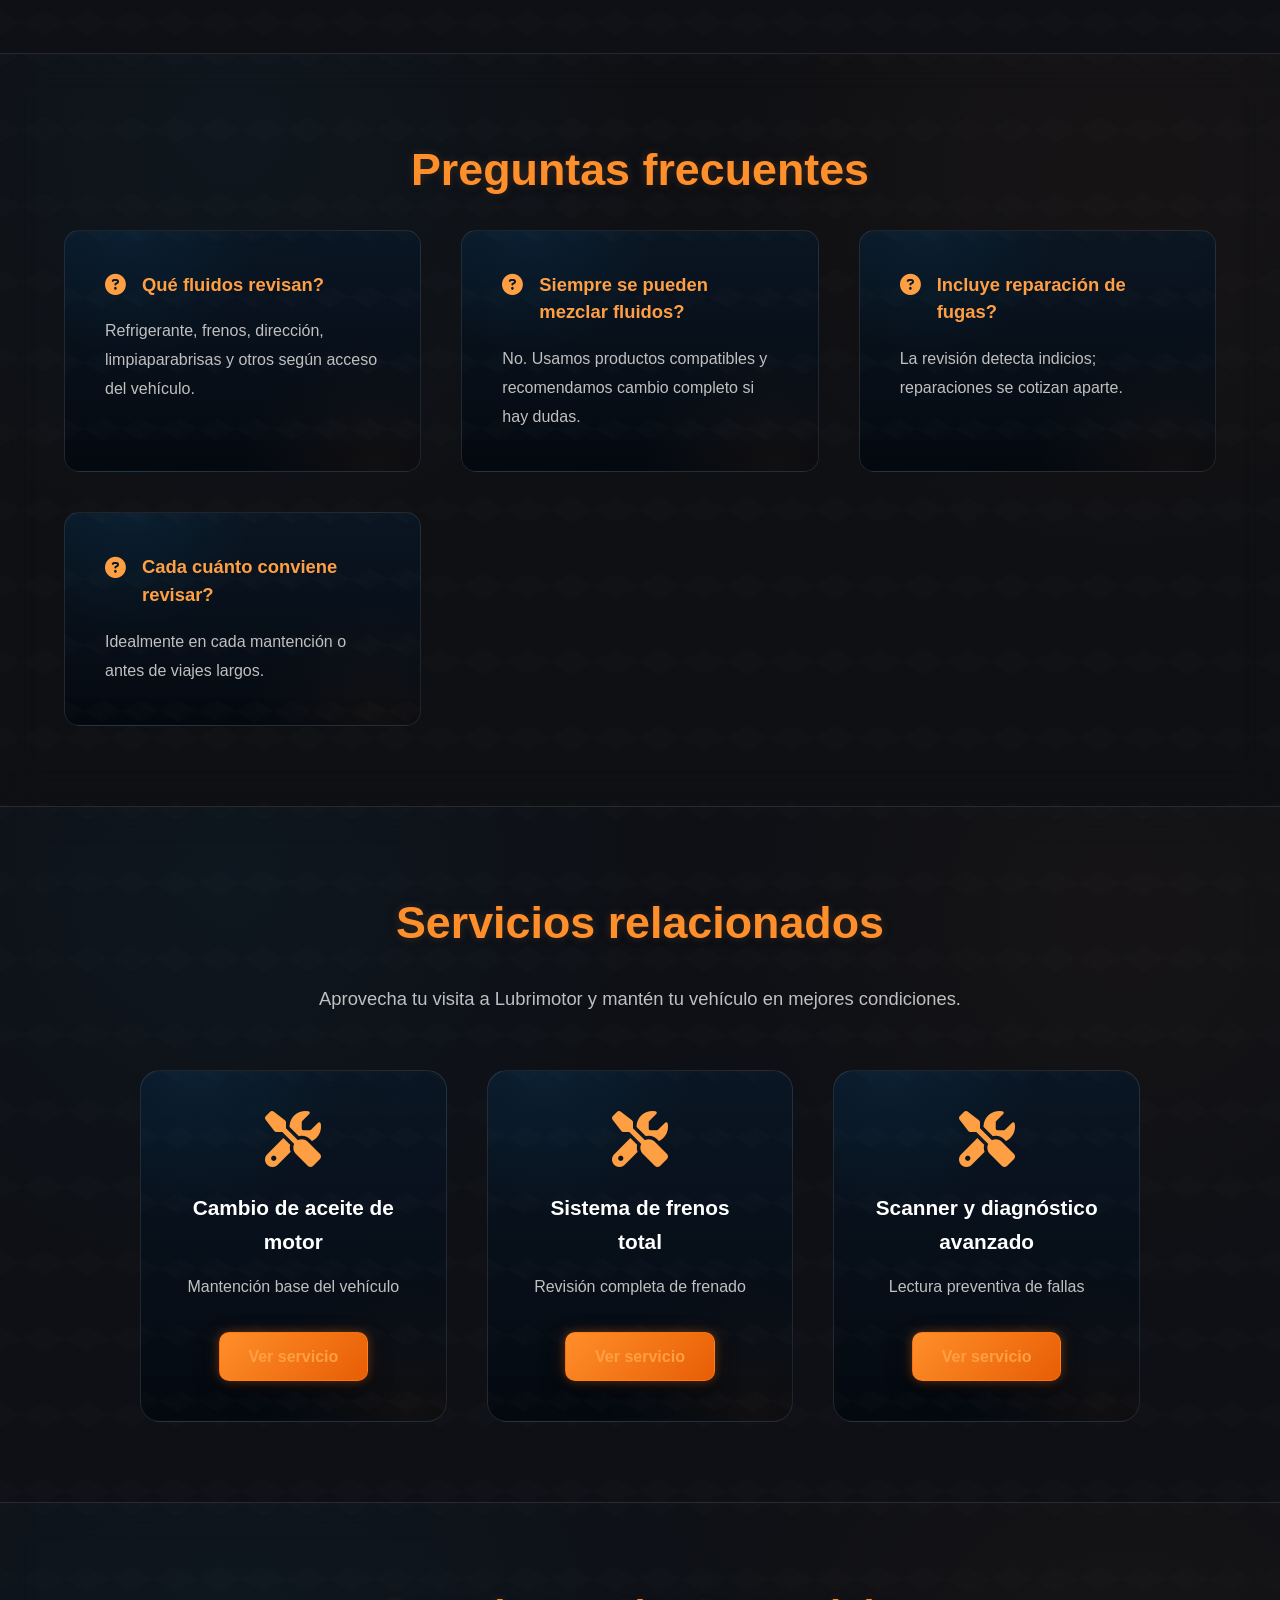
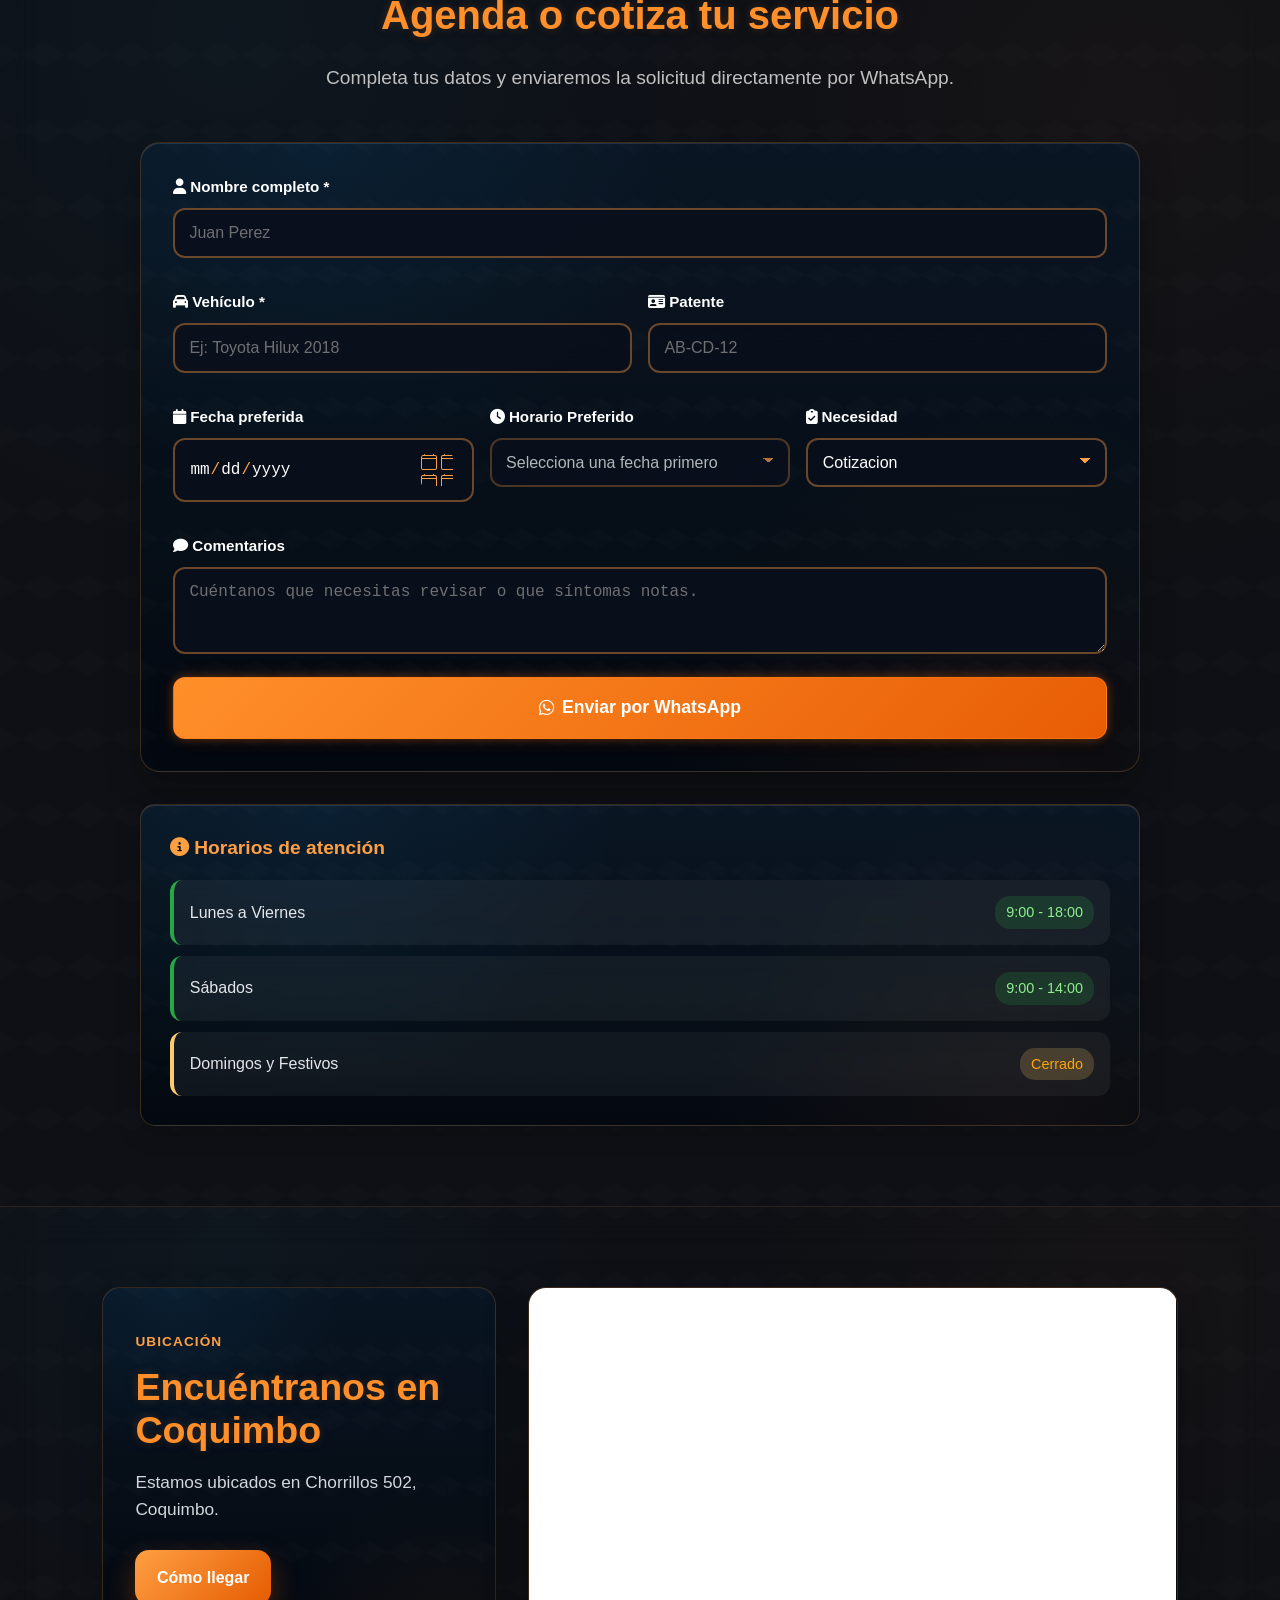
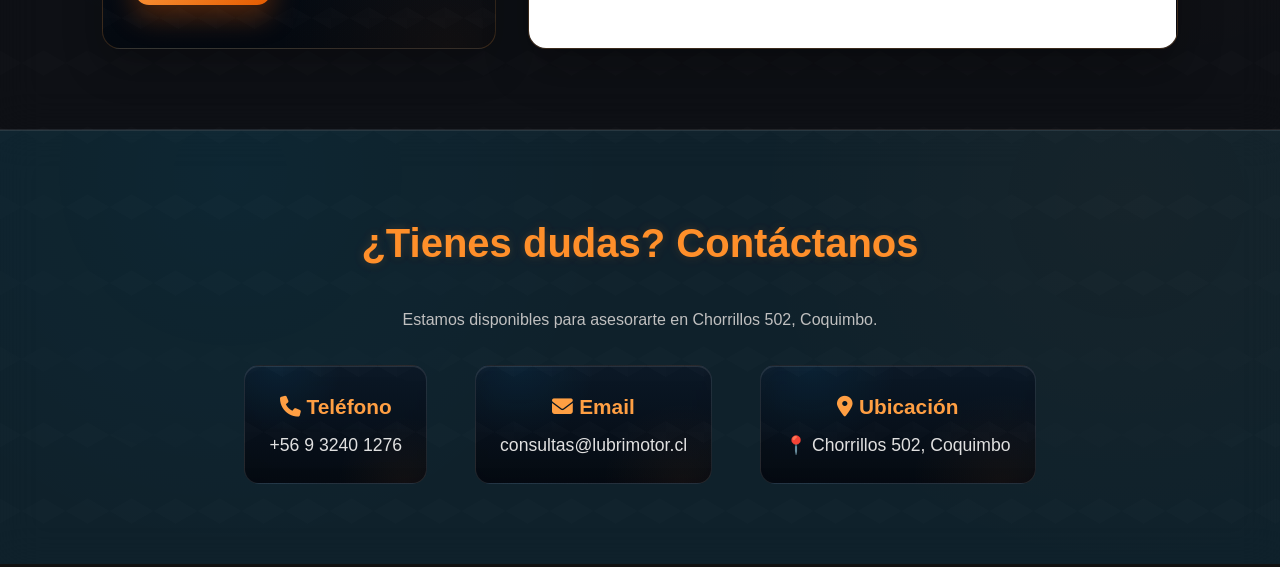
<file: paginas/servicio-cambio-nivelacion-fluidos.html>
﻿<!DOCTYPE html>
<html lang="es">
<head>
    <meta charset="UTF-8">
    <meta name="viewport" content="width=device-width, initial-scale=1.0">
    <title>Cambio y Nivelación de Fluidos en Coquimbo | Lubrimotor</title>
    <meta name="description" content="Cambio y nivelación de fluidos automotrices en Chorrillos 502, Coquimbo. Revisión de refrigerante, frenos, dirección y limpiaparabrisas.">
    <link rel="stylesheet" href="../styles.css">
    <link rel="stylesheet" href="../styles-paginas/servicio-styles.css">
    <link rel="stylesheet" href="https://cdnjs.cloudflare.com/ajax/libs/font-awesome/6.4.0/css/all.min.css">
</head>
<body>
    <nav class="navbar" id="navbar">
        <div class="navbar-container">
            <div class="logo"><a href="../index.html" class="navbar-brand"><img src="../img/logo.jpg" alt="Lubrimotor servicios automotrices en Coquimbo" class="navbar-logo-text"></a></div>
            <div class="hamburger" id="hamburger"><span></span><span></span><span></span></div>
            <ul class="nav-menu" id="nav-menu">
                <li><a href="../index.html#inicio" class="nav-link">Inicio</a></li>
                <li><a href="../index.html#sobre-nosotros" class="nav-link">Nosotros</a></li>
                <li><a href="../index.html#servicios" class="nav-link">Servicios</a></li>
                <li><a href="../index.html#reservas" class="nav-link">Reservas</a></li>
                <li><a href="../index.html#contacto" class="nav-link btn-cta">Contacto</a></li>
            </ul>
        </div>
    </nav>

    <section class="service-hero" style="background: linear-gradient(rgba(10, 15, 28, 0.38), rgba(26, 31, 46, 0.58)), url('../img/NivelacionFluidosNuevo.png') center/cover;">
        <div class="service-hero-overlay"></div>
        <div class="service-hero-content">
            <div class="breadcrumb"><a href="../index.html">Inicio</a> / <a href="../index.html#servicios">Servicios</a> / <span>Cambio y Nivelación de Fluidos</span></div>
            <h1>Cambio y Nivelación de Fluidos</h1>
            <p class="service-subtitle">Revisión de fluidos para autos y camionetas en Coquimbo, cuidando seguridad, temperatura y funcionamiento diario.</p>
            <div class="service-badges">
                <span class="badge"><i class="fas fa-check"></i> Revisión preventiva</span>
                <span class="badge"><i class="fas fa-check"></i> Niveles seguros</span>
                <span class="badge"><i class="fas fa-check"></i> Servicio rápido</span>
            </div>
            <a href="#reservar" class="btn-hero-service">Agendar por WhatsApp</a>
        </div>
    </section>

    <section class="quick-info">
        <div class="container"><div class="quick-info-grid">
                <div class="quick-info-item"><div class="quick-icon"><i class="fas fa-gauge-high"></i></div><h3>Duración</h3><p>30-60 minutos</p></div>
                <div class="quick-info-item"><div class="quick-icon"><i class="fas fa-gauge-high"></i></div><h3>Recomendación</h3><p>En cada mantención</p></div>
                <div class="quick-info-item"><div class="quick-icon"><i class="fas fa-gauge-high"></i></div><h3>Vehículos</h3><p>Autos y camionetas</p></div>
        </div></div>
    </section>

    <section class="service-importance">
        <div class="container">
            <h2>Por qué es importante</h2>
            <p class="section-intro">Los fluidos influyen en frenado, temperatura, dirección y visibilidad. Un nivel bajo o contaminado puede generar fallas evitables y riesgos al conducir.</p>
            <div class="importance-grid">
                <div class="importance-card"><div class="importance-icon"><i class="fas fa-shield-alt"></i></div><h3>Seguridad de frenado</h3><p>El líquido de frenos en mal estado reduce respuesta y confianza.</p></div>
                <div class="importance-card"><div class="importance-icon"><i class="fas fa-shield-alt"></i></div><h3>Control de temperatura</h3><p>El refrigerante correcto ayuda a evitar sobrecalentamientos.</p></div>
                <div class="importance-card"><div class="importance-icon"><i class="fas fa-shield-alt"></i></div><h3>Dirección suave</h3><p>Un fluido adecuado protege bomba y componentes hidraulicos.</p></div>
                <div class="importance-card"><div class="importance-icon"><i class="fas fa-shield-alt"></i></div><h3>Mantención integral</h3><p>Revisar niveles permite detectar fugas a tiempo.</p></div>
            </div>
        </div>
    </section>

    <section class="service-includes">
        <div class="container">
            <h2>Qué incluye el servicio</h2>
            <div class="includes-grid">
                <div class="include-item"><i class="fas fa-check-circle"></i><div><h4>Revisión de niveles</h4><p>Verificamos fluidos principales del vehículo.</p></div></div>
                <div class="include-item"><i class="fas fa-check-circle"></i><div><h4>Nivelación cuando aplica</h4><p>Completamos niveles con productos adecuados.</p></div></div>
                <div class="include-item"><i class="fas fa-check-circle"></i><div><h4>Revisión de refrigerante</h4><p>Observamos estado, nivel y posibles pérdidas visibles.</p></div></div>
                <div class="include-item"><i class="fas fa-check-circle"></i><div><h4>Chequeo de líquido de frenos</h4><p>Inspecciónamos nivel y condición visual.</p></div></div>
                <div class="include-item"><i class="fas fa-check-circle"></i><div><h4>Dirección y limpiaparabrisas</h4><p>Revisamos fluidos auxiliares para uso diario.</p></div></div>
                <div class="include-item"><i class="fas fa-check-circle"></i><div><h4>Recomendación técnica</h4><p>Indicamos si conviene cambio completo o reparación de fuga.</p></div></div>
            </div>
        </div>
    </section>

    <section class="warning-signs">
        <div class="container">
            <h2>Cuando conviene hacerlo</h2>
            <p class="section-intro">No esperes a que aparezca una falla mayor: los niveles hablan mucho del estado del vehículo.</p>
            <div class="signs-grid">
                <div class="sign-card urgent">
                    <div class="sign-header"><i class="fas fa-exclamation-triangle"></i><h3>Atención prioritaria</h3></div>
                    <ul>
                        <li><i class="fas fa-exclamation-circle"></i> Temperatura alta</li>
                        <li><i class="fas fa-exclamation-circle"></i> Pedal de freno esponjoso</li>
                        <li><i class="fas fa-exclamation-circle"></i> Dirección pesada o con ruido</li>
                        <li><i class="fas fa-exclamation-circle"></i> Manchas bajo el vehículo</li>
                    </ul>
                </div>
                <div class="sign-card preventive">
                    <div class="sign-header"><i class="fas fa-calendar-check"></i><h3>Mantenimiento preventivo</h3></div>
                    <ul>
                        <li><i class="fas fa-check"></i> Antes de viajar</li>
                        <li><i class="fas fa-check"></i> Después de comprar un usado</li>
                        <li><i class="fas fa-check"></i> En cada cambio de aceite</li>
                        <li><i class="fas fa-check"></i> Cuando no conoces el historial</li>
                    </ul>
                </div>
            </div>
        </div>
    </section>

    <section class="service-process">
        <div class="container">
            <h2>Proceso paso a paso</h2>
            <div class="process-timeline">
                <div class="process-step"><div class="step-number">1</div><div class="step-content"><h3>Recepción</h3><p>Revisamos antecedentes y uso del vehículo.</p></div></div>
                <div class="process-step"><div class="step-number">2</div><div class="step-content"><h3>Inspección de niveles</h3><p>Chequeamos depositos y puntos visibles.</p></div></div>
                <div class="process-step"><div class="step-number">3</div><div class="step-content"><h3>Evalúacion del estado</h3><p>Observamos color, olor y condición cuando aplica.</p></div></div>
                <div class="process-step"><div class="step-number">4</div><div class="step-content"><h3>Nivelación o cambio</h3><p>Completamos o recomendamos cambio según necesidad.</p></div></div>
                <div class="process-step"><div class="step-number">5</div><div class="step-content"><h3>Revisión de fugas</h3><p>Buscamos pérdidas evidentes en zonas criticas.</p></div></div>
                <div class="process-step"><div class="step-number">6</div><div class="step-content"><h3>Entrega</h3><p>Informamos estado general y recomendaciones.</p></div></div>
            </div>
        </div>
    </section>

    <section class="faq-section">
        <div class="container">
            <h2>Preguntas frecuentes</h2>
            <div class="faq-grid">
                <div class="faq-item"><h3><i class="fas fa-question-circle"></i> Qué fluidos revisan?</h3><p>Refrigerante, frenos, dirección, limpiaparabrisas y otros según acceso del vehículo.</p></div>
                <div class="faq-item"><h3><i class="fas fa-question-circle"></i> Siempre se pueden mezclar fluidos?</h3><p>No. Usamos productos compatibles y recomendamos cambio completo si hay dudas.</p></div>
                <div class="faq-item"><h3><i class="fas fa-question-circle"></i> Incluye reparación de fugas?</h3><p>La revisión detecta indicios; reparaciones se cotizan aparte.</p></div>
                <div class="faq-item"><h3><i class="fas fa-question-circle"></i> Cada cuánto conviene revisar?</h3><p>Idealmente en cada mantención o antes de viajes largos.</p></div>
            </div>
        </div>
    </section>

    <section class="related-services">
        <div class="container">
            <h2>Servicios relacionados</h2>
            <p class="section-intro">Aprovecha tu visita a Lubrimotor y mantén tu vehículo en mejores condiciones.</p>
            <div class="related-grid">
                <div class="related-card"><i class="fas fa-tools"></i><h3>Cambio de aceite de motor</h3><p>Mantención base del vehículo</p><a href="servicio-cambio-aceite.html" class="btn-related">Ver servicio</a></div>
                <div class="related-card"><i class="fas fa-tools"></i><h3>Sistema de frenos total</h3><p>Revisión completa de frenado</p><a href="servicio-sistema-frenos.html" class="btn-related">Ver servicio</a></div>
                <div class="related-card"><i class="fas fa-tools"></i><h3>Scanner y diagnóstico avanzado</h3><p>Lectura preventiva de fallas</p><a href="servicio-scanner-diagnostico.html" class="btn-related">Ver servicio</a></div>
            </div>
        </div>
    </section>

    <section class="citas-online" id="reservar">
        <div class="container">
            <h2>Agenda o cotiza tu servicio</h2>
            <p>Completa tus datos y enviaremos la solicitud directamente por WhatsApp.</p>
            <form class="formulario-citas service-whatsapp-form" data-service="Cambio y Nivelación de Fluidos">
                <div class="form-row">
                    <div class="form-group"><label for="nombre"><i class="fas fa-user"></i> Nombre completo *</label><input type="text" id="nombre" name="nombre" required placeholder="Juan Perez"></div>
                </div>
                <div class="form-row">
                    <div class="form-group"><label for="vehiculo"><i class="fas fa-car"></i> Vehículo *</label><input type="text" id="vehiculo" name="vehiculo" required placeholder="Ej: Toyota Hilux 2018"></div>
                    <div class="form-group"><label for="patente"><i class="fas fa-id-card"></i> Patente</label><input type="text" id="patente" name="patente" placeholder="AB-CD-12" style="text-transform: uppercase;"></div>
                </div>
                <div class="form-row">
                    <div class="form-group"><label for="fecha"><i class="fas fa-calendar"></i> Fecha preferida</label><input type="date" id="fecha" name="fecha"></div>
                    <div class="form-group"><label for="hora"><i class="fas fa-clock"></i> Horario Preferido</label><select id="hora" name="hora" required><option value="">Selecciona una fecha primero</option></select></div>
                    <div class="form-group"><label for="urgencia"><i class="fas fa-clipboard-check"></i> Necesidad</label><select id="urgencia" name="urgencia"><option value="Cotizacion">Cotizacion</option><option value="Agendar hora">Agendar hora</option><option value="Tengo una falla o sintoma">Tengo una falla o sintoma</option><option value="Necesito asesoria">Necesito asesoria</option></select></div>
                </div>
                <div class="form-group"><label for="comentarios"><i class="fas fa-comment"></i> Comentarios</label><textarea id="comentarios" name="comentarios" rows="3" placeholder="Cuéntanos que necesitas revisar o que síntomas notas."></textarea></div>
                <button type="submit" class="btn-reservar"><i class="fab fa-whatsapp"></i> Enviar por WhatsApp</button>
            </form>
            <div class="disponibilidad">
                <h3><i class="fas fa-info-circle"></i> Horarios de atención</h3>
                <div class="horarios-disponibles">
                    <div class="horario-item disponible"><span>Lunes a Viernes</span><span class="status">9:00 - 18:00</span></div>
                    <div class="horario-item disponible"><span>Sábados</span><span class="status">9:00 - 14:00</span></div>
                    <div class="horario-item ocupado"><span>Domingos y Festivos</span><span class="status">Cerrado</span></div>
                </div>
            </div>
        </div>
    </section>

    <section class="ubicacion" id="ubicacion">
        <div class="ubicacion-container">
            <div class="ubicacion-content">
                <span class="ubicacion-label">Ubicación</span>
                <h2>Encuéntranos en Coquimbo</h2>
                <p>Estamos ubicados en Chorrillos 502, Coquimbo.</p>
                <a href="https://www.google.com/maps/place/LubriMotor/@-29.9668901,-71.3257162,19z/data=!4m6!3m5!1s0x9691c9198085ee0f:0xff0e93da027ea741!8m2!3d-29.9670055!4d-71.3257167!16s%2Fg%2F11ggm9349y?entry=ttu&g_ep=EgoyMDI2MDUyNy4wIKXMDSoASAFQAw%3D%3D" target="_blank" rel="noopener" class="btn-maps">Cómo llegar</a>
            </div>
            <div class="mapa-ubicacion" aria-label="Mapa de LubriMotor en Chorrillos 502, Coquimbo">
                <iframe src="https://www.google.com/maps?q=LubriMotor%20Chorrillos%20502%20Coquimbo&output=embed" width="600" height="450" style="border:0;" allowfullscreen="" loading="lazy" referrerpolicy="no-referrer-when-downgrade" title="Mapa de LubriMotor en Chorrillos 502, Coquimbo"></iframe>
            </div>
        </div>
    </section>

    <section class="contacto">
        <h2>¿Tienes dudas? Contáctanos</h2>
        <p>Estamos disponibles para asesorarte en Chorrillos 502, Coquimbo.</p>
        <div class="contacto-info">
            <div class="contacto-item"><h3><i class="fas fa-phone"></i> Teléfono</h3><p>+56 9 3240 1276</p></div>
            <div class="contacto-item"><h3><i class="fas fa-envelope"></i> Email</h3><p>consultas@lubrimotor.cl</p></div>
            <div class="contacto-item"><h3><i class="fas fa-map-marker-alt"></i> Ubicación</h3><p><a href="https://www.google.com/maps/place/LubriMotor/@-29.9668901,-71.3257162,19z/data=!4m6!3m5!1s0x9691c9198085ee0f:0xff0e93da027ea741!8m2!3d-29.9670055!4d-71.3257167!16s%2Fg%2F11ggm9349y?entry=ttu&g_ep=EgoyMDI2MDUyNy4wIKXMDSoASAFQAw%3D%3D" target="_blank" rel="noopener">📍 Chorrillos 502, Coquimbo</a></p></div>
        </div>
    </section>

    <div class="whatsapp-widget">
        <div class="whatsapp-button" onclick="window.open('https://wa.me/56932401276?text=Hola,%20quiero%20informacion%20sobre%20cambio y nivelacion de fluidos', '_blank')">
            <svg width="32" height="32" viewBox="0 0 32 32" fill="white"><path d="M16 0C7.164 0 0 7.164 0 16c0 2.8.736 5.568 2.136 8.016L0 32l8.232-2.112A15.936 15.936 0 0016 32c8.836 0 16-7.164 16-16S24.836 0 16 0zm0 29.344c-2.592 0-5.088-.752-7.2-2.112l-.512-.304-5.28 1.36 1.392-5.088-.336-.528A13.248 13.248 0 012.656 16c0-7.36 5.984-13.344 13.344-13.344S29.344 8.64 29.344 16 23.36 29.344 16 29.344zm7.2-9.856c-.384-.192-2.288-1.12-2.64-1.248-.352-.128-.608-.192-.864.192-.256.384-1.024 1.248-1.248 1.504-.224.256-.448.288-.832.096-.384-.192-1.632-.592-3.104-1.888-1.152-1.008-1.92-2.256-2.144-2.64-.224-.384-.016-.592.176-.784.16-.16.384-.448.576-.672.192-.224.256-.384.384-.64.128-.256.064-.48-.032-.672-.096-.192-.864-2.08-1.184-2.848-.32-.752-.64-.64-.864-.64h-.736c-.256 0-.672.096-.992.48-.32.384-1.248 1.216-1.248 2.976s1.28 3.456 1.472 3.712c.192.256 2.56 3.904 6.208 5.472.864.384 1.536.608 2.064.768.864.272 1.664.224 2.288.128.704-.096 2.288-.928 2.608-1.824.32-.896.32-1.664.224-1.824-.096-.16-.352-.256-.736-.448z"/></svg>
        </div>
    </div>

    <div class="mobile-service-reserva-bar" aria-label="Reserva rápida">
        <span>Agenda tu servicio</span>
        <a href="#reservar">Reservar</a>
    </div>

    <script src="../script.js"></script>
    <script>
        document.querySelector('.service-whatsapp-form').addEventListener('submit', function(e) {
            e.preventDefault();
            const form = e.currentTarget;
            const servicio = form.dataset.service;
            const nombre = document.getElementById('nombre').value;
            const vehiculo = document.getElementById('vehiculo').value;
            const patente = document.getElementById('patente').value.toUpperCase();
            const fecha = document.getElementById('fecha').value;
            const hora = document.getElementById('hora') ? document.getElementById('hora').value : '';
            const urgencia = document.getElementById('urgencia').value;
            const comentarios = document.getElementById('comentarios').value;
            let mensaje = '*SOLICITUD: ' + servicio.toUpperCase() + '*%0A%0A';
            mensaje += '*Nombre:* ' + nombre + '%0A';
            mensaje += '*Vehículo:* ' + vehiculo + '%0A';
            if (patente) mensaje += '*Patente:* ' + patente + '%0A';
            if (fecha) mensaje += '*Fecha preferida:* ' + fecha + '%0A';
            if (hora) mensaje += '*Horario preferido:* ' + hora + '%0A';
            mensaje += '*Necesidad:* ' + urgencia + '%0A';
            if (comentarios) mensaje += '*Comentarios:* ' + comentarios + '%0A';
            mensaje += '%0A_Mensaje enviado desde lubrimotor.cl_';
            window.open('https://wa.me/56932401276?text=' + mensaje, '_blank');
        });
        document.getElementById('patente').addEventListener('input', function() {
            this.value = this.value.toUpperCase();
        });
    </script>
</body>
</html>
</file>
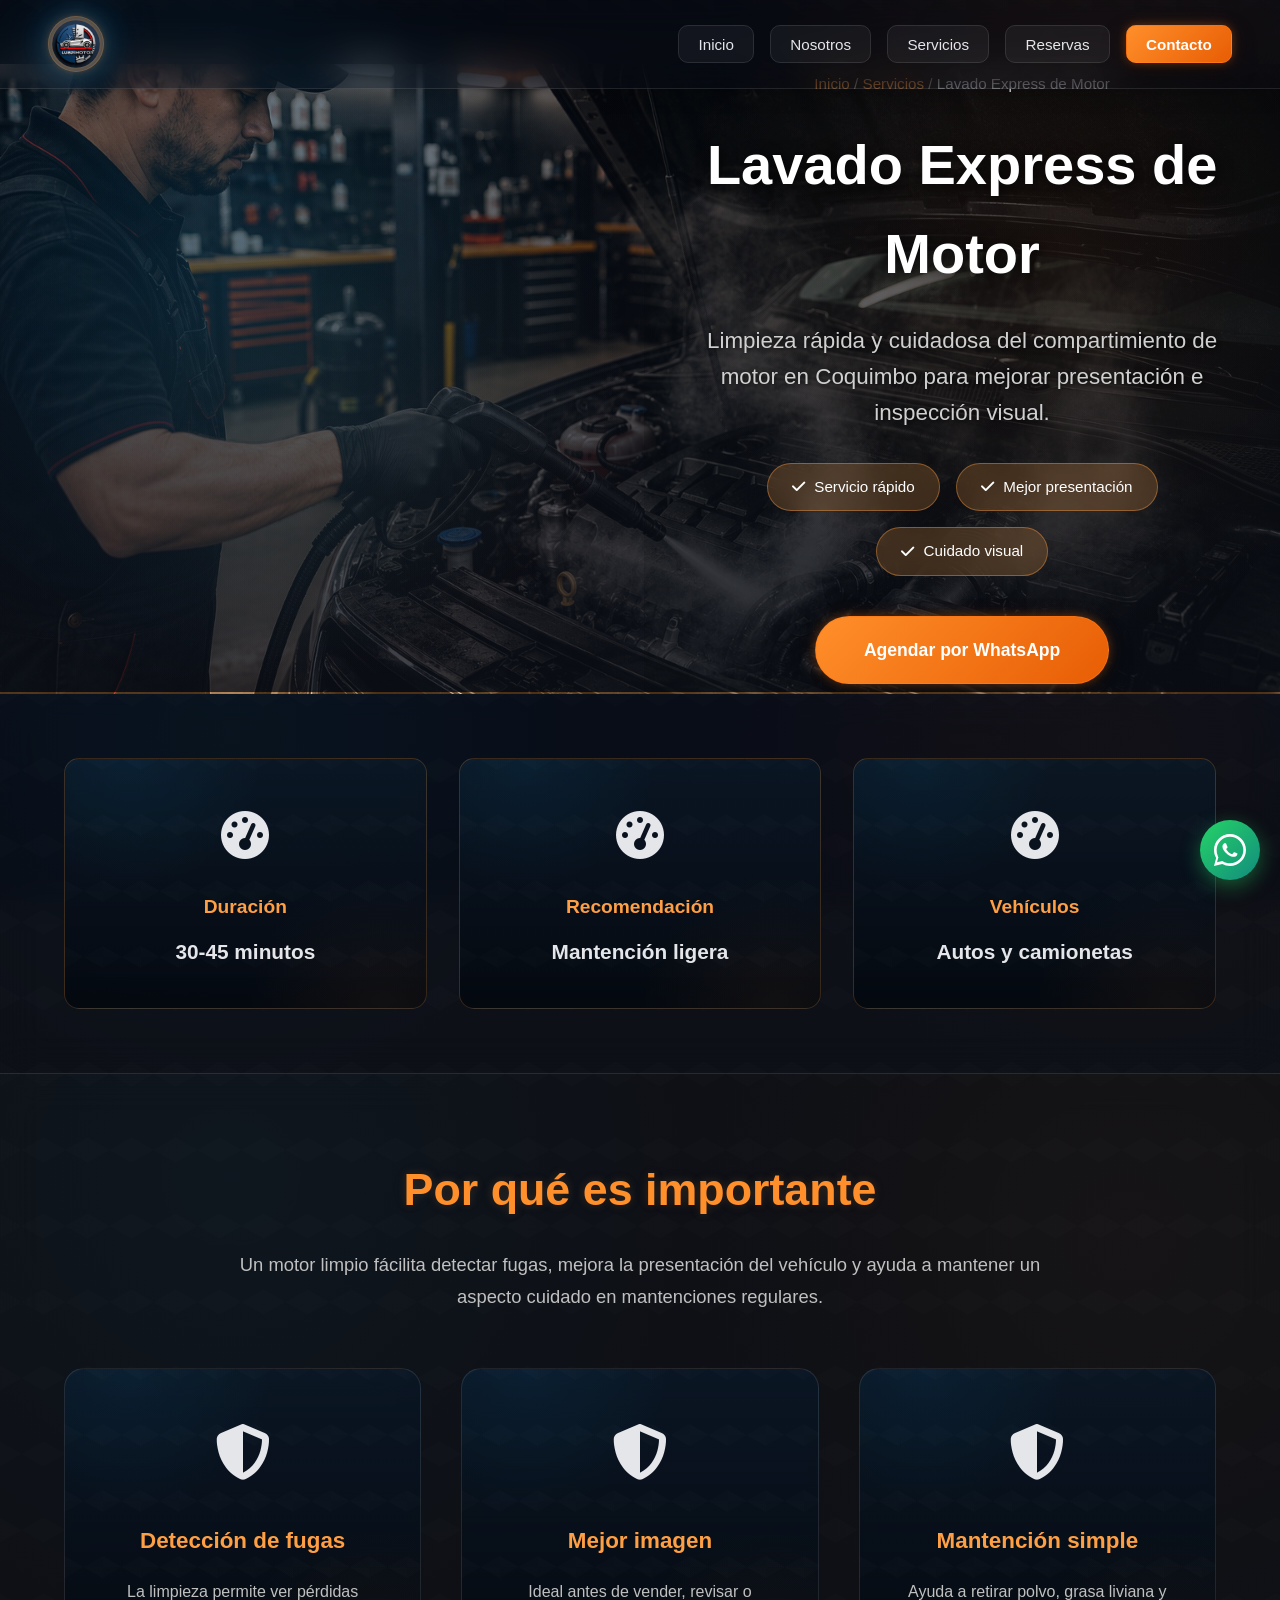
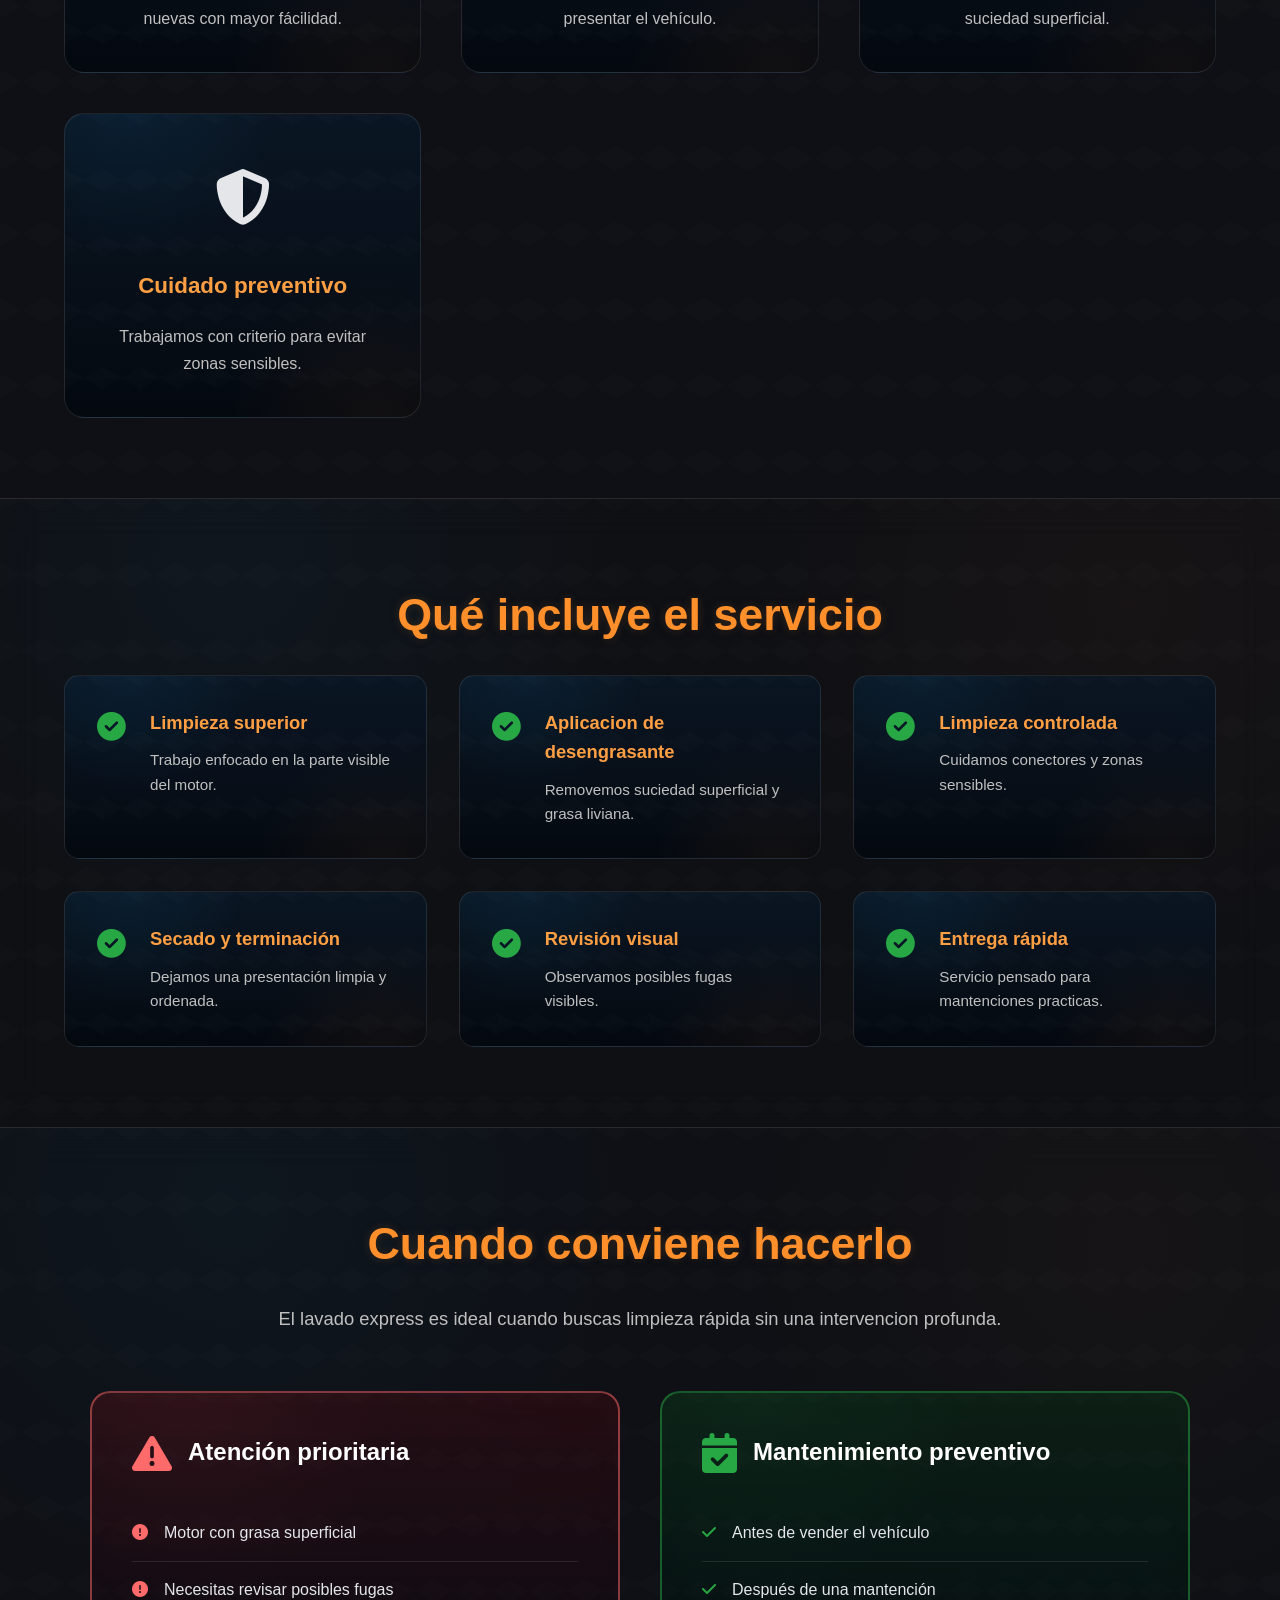
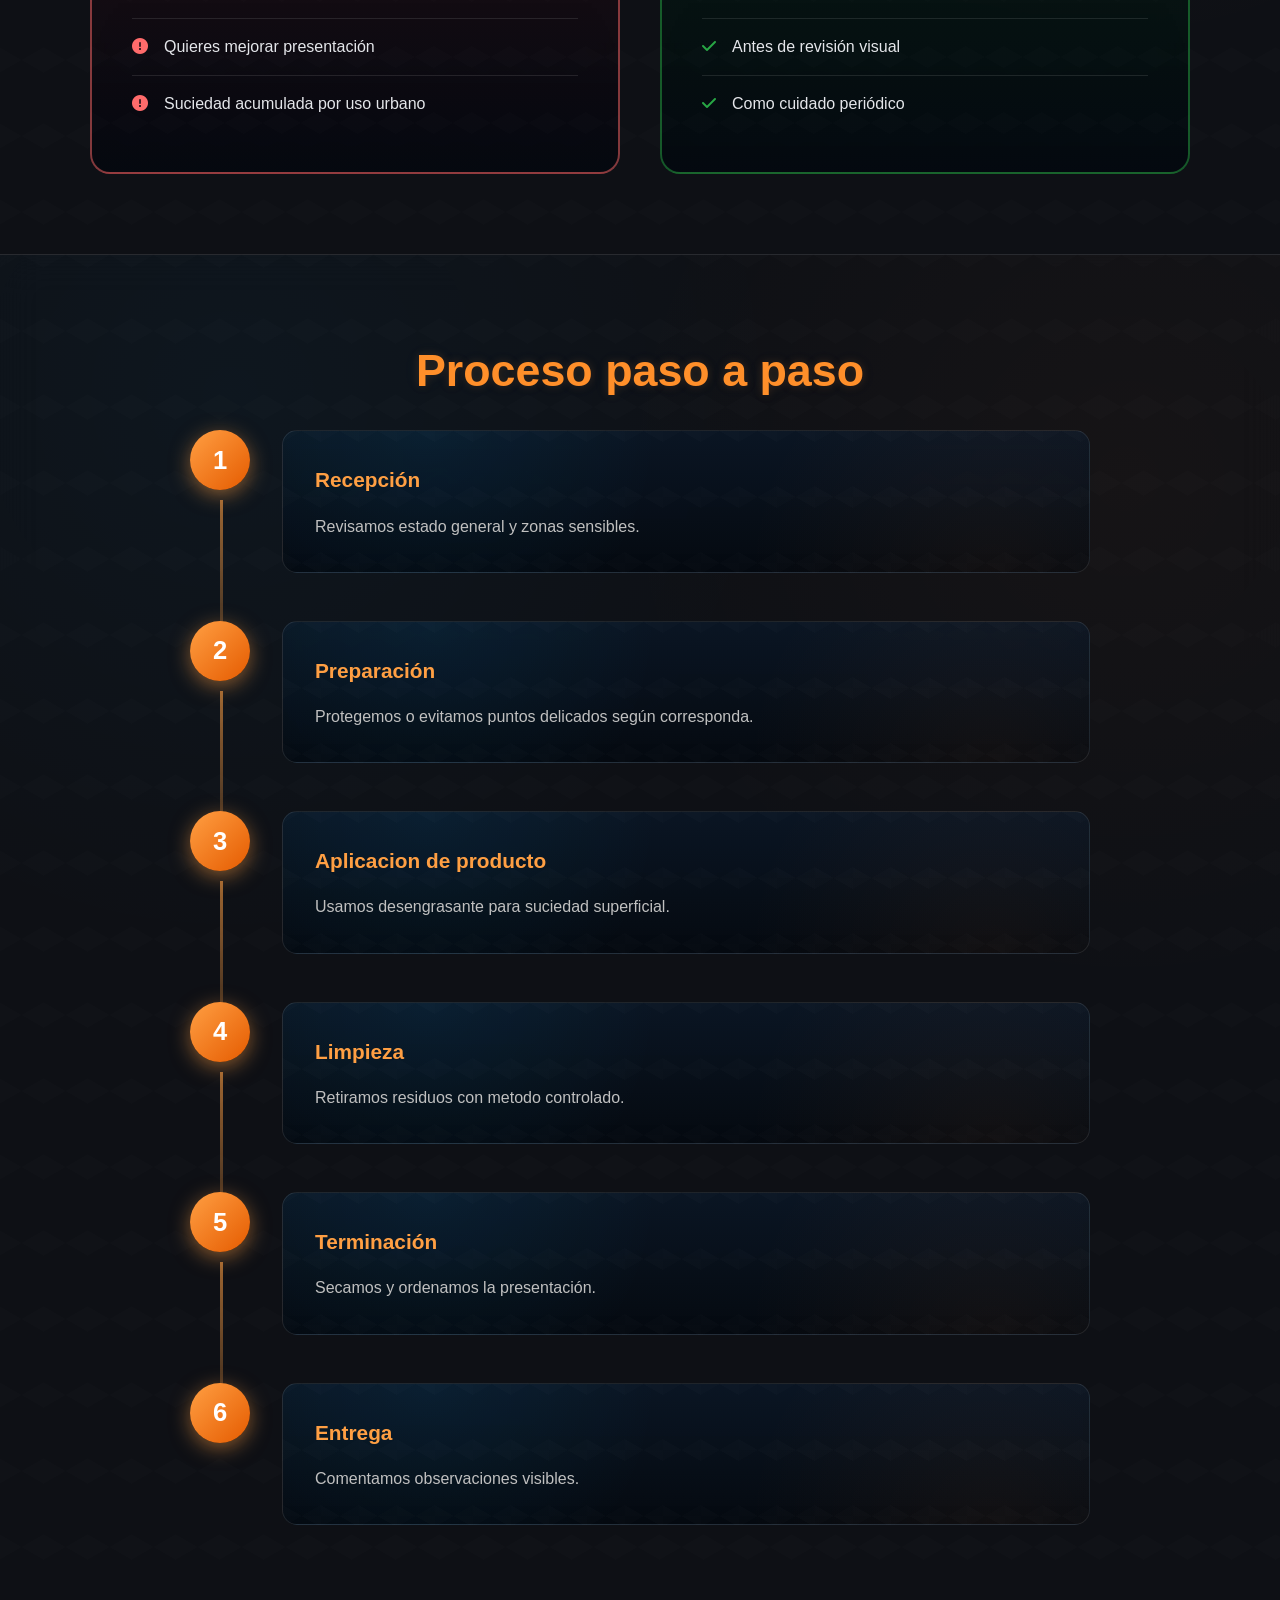
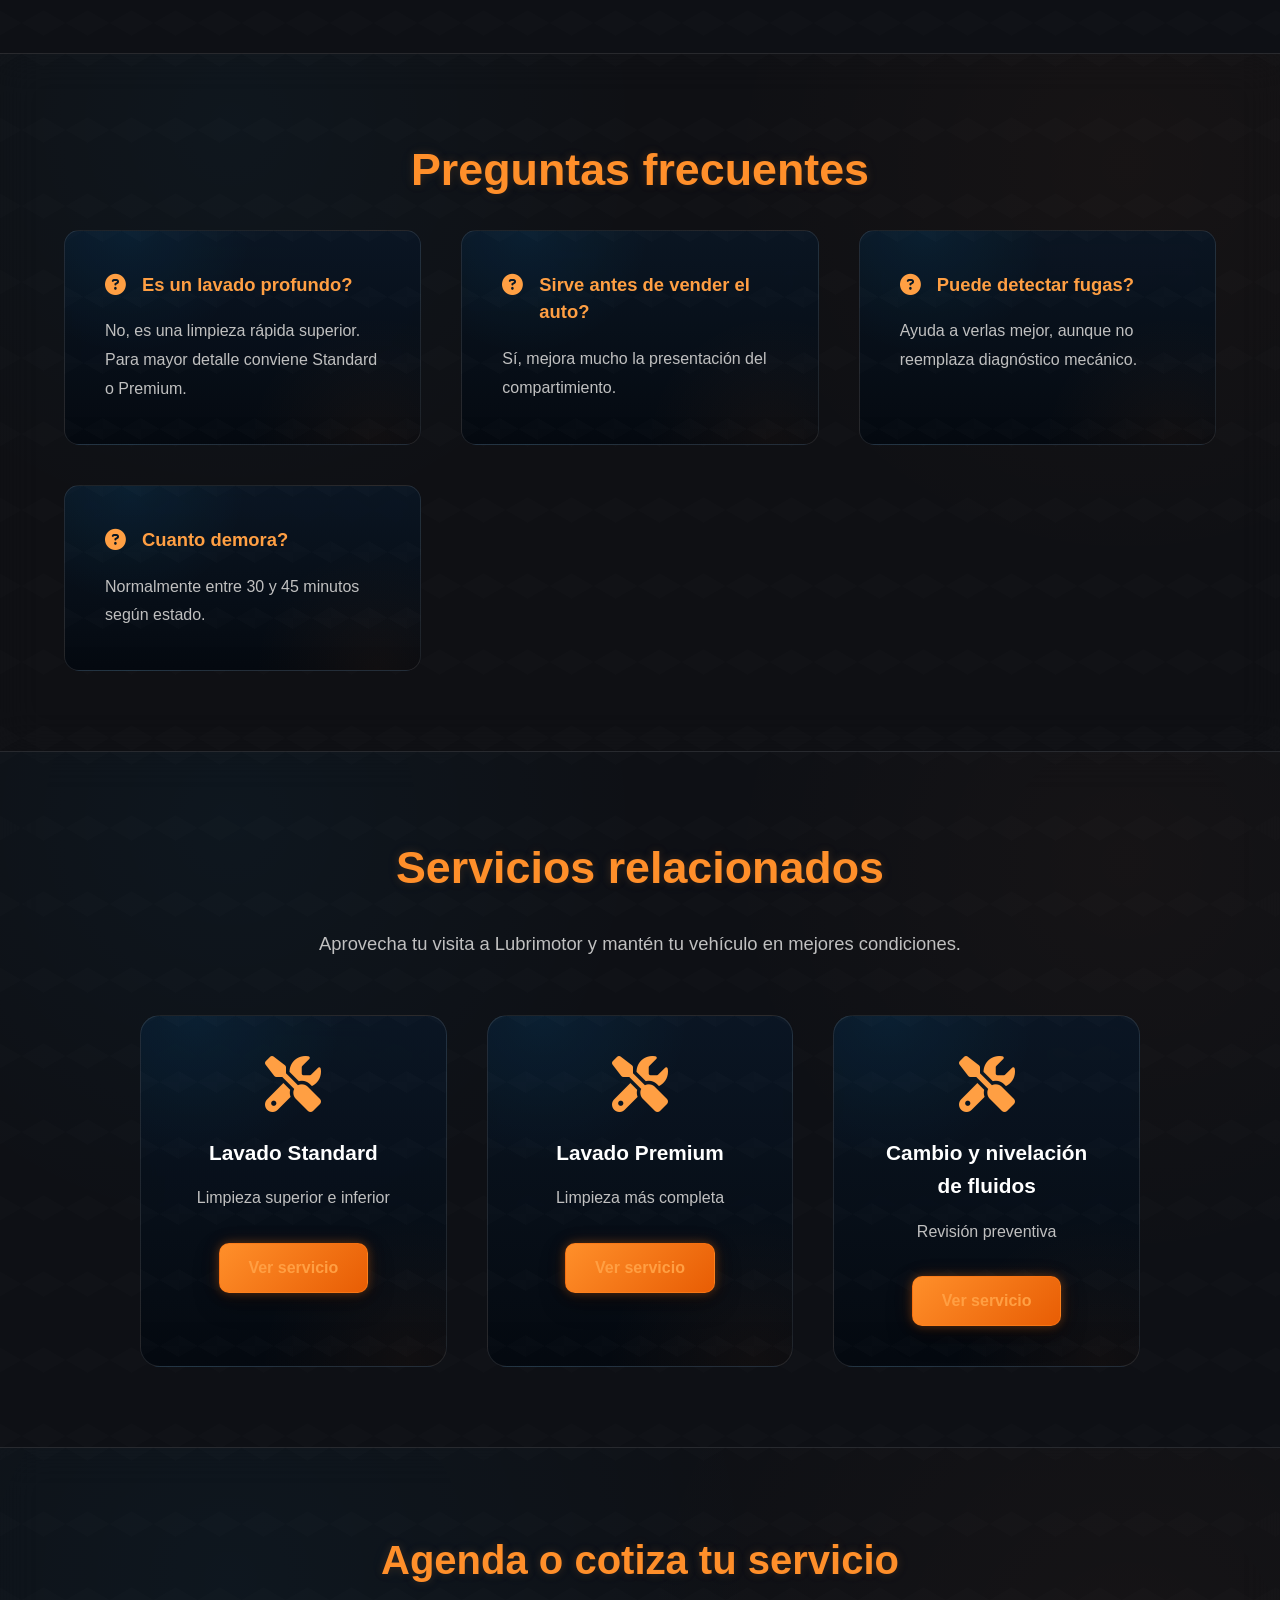
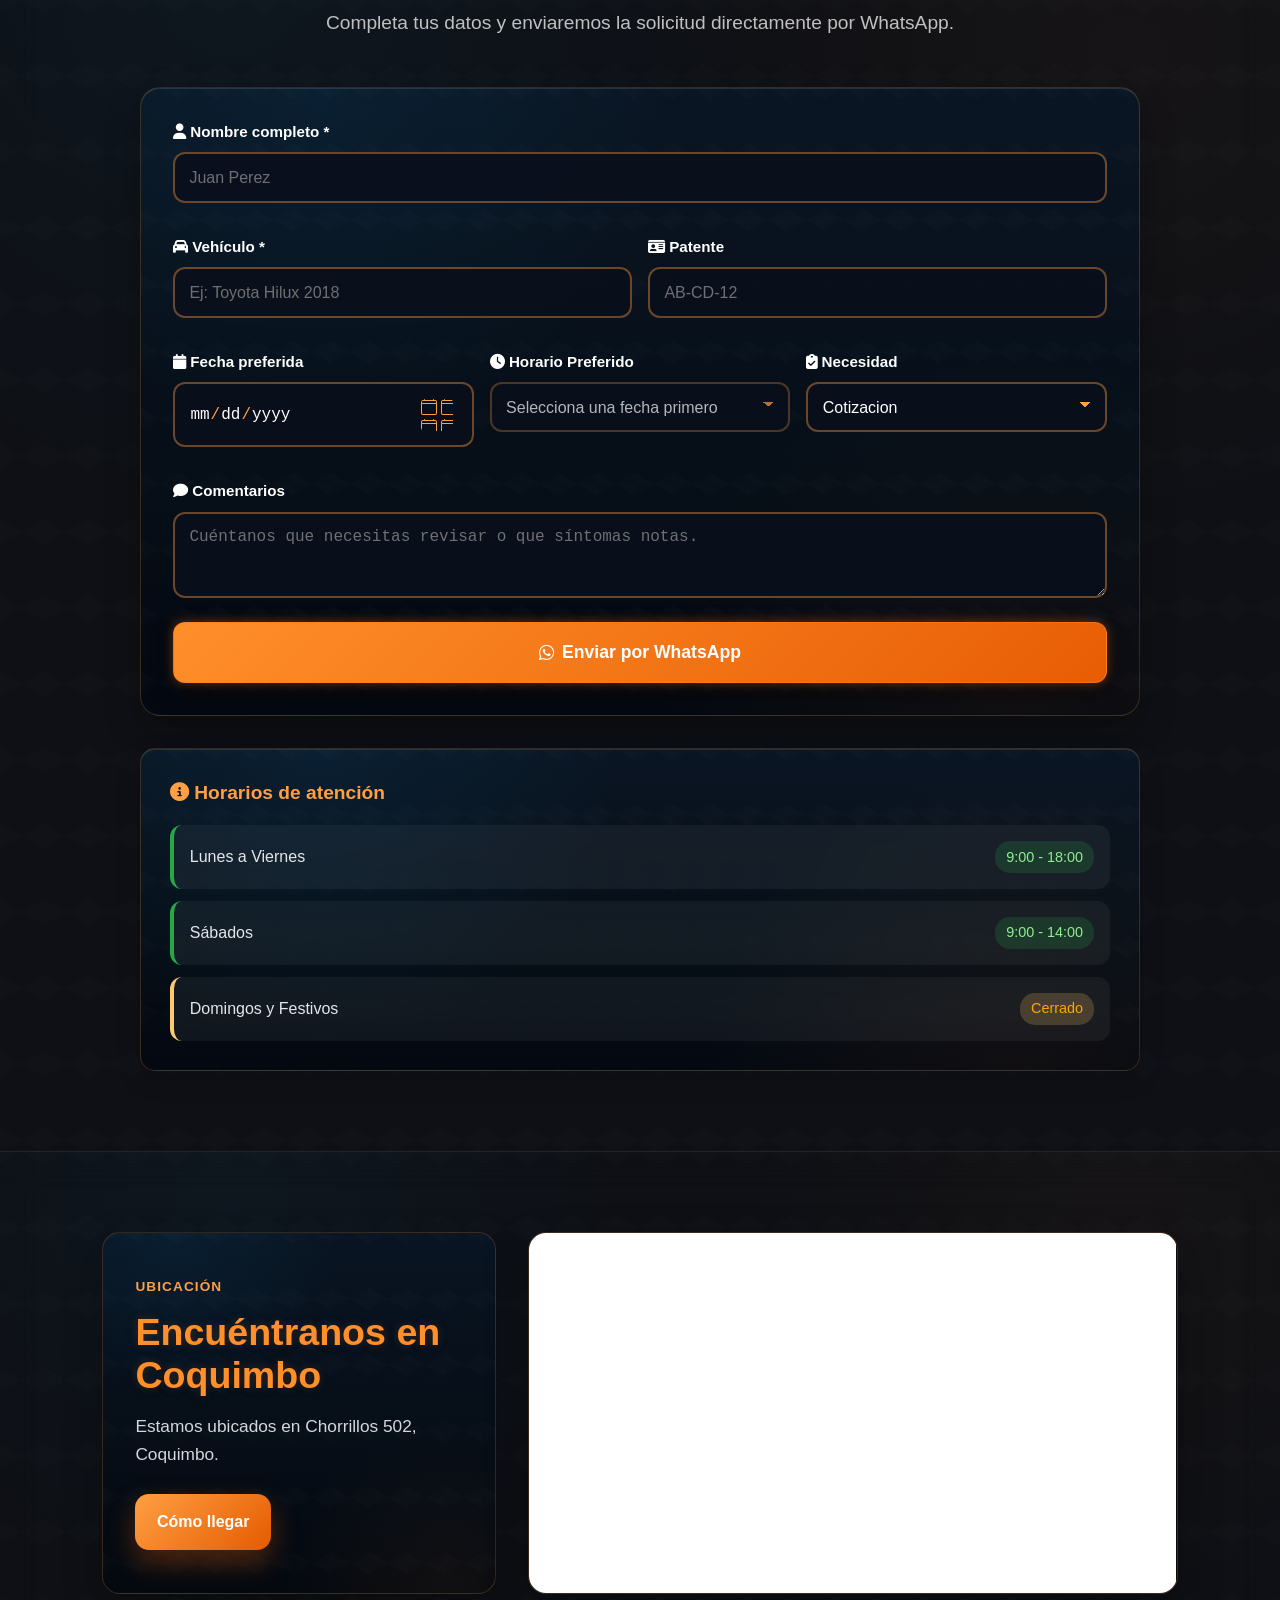
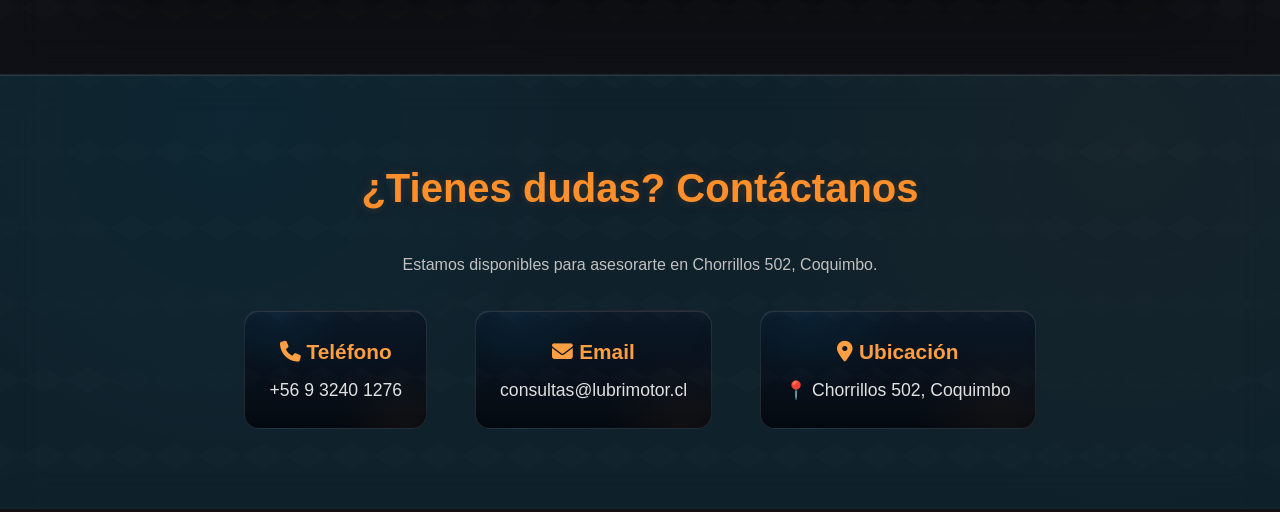
<file: paginas/servicio-lavado-express.html>
﻿<!DOCTYPE html>
<html lang="es">
<head>
    <meta charset="UTF-8">
    <meta name="viewport" content="width=device-width, initial-scale=1.0">
    <title>Lavado Express de Motor en Coquimbo | Lubrimotor</title>
    <meta name="description" content="Lavado express de motor en Chorrillos 502, Coquimbo. Limpieza rápida del compartimiento de motor para autos y camionetas.">
    <link rel="stylesheet" href="../styles.css">
    <link rel="stylesheet" href="../styles-paginas/servicio-styles.css">
    <link rel="stylesheet" href="https://cdnjs.cloudflare.com/ajax/libs/font-awesome/6.4.0/css/all.min.css">
</head>
<body>
    <nav class="navbar" id="navbar">
        <div class="navbar-container">
            <div class="logo"><a href="../index.html" class="navbar-brand"><img src="../img/logo.jpg" alt="Lubrimotor servicios automotrices en Coquimbo" class="navbar-logo-text"></a></div>
            <div class="hamburger" id="hamburger"><span></span><span></span><span></span></div>
            <ul class="nav-menu" id="nav-menu">
                <li><a href="../index.html#inicio" class="nav-link">Inicio</a></li>
                <li><a href="../index.html#sobre-nosotros" class="nav-link">Nosotros</a></li>
                <li><a href="../index.html#servicios" class="nav-link">Servicios</a></li>
                <li><a href="../index.html#reservas" class="nav-link">Reservas</a></li>
                <li><a href="../index.html#contacto" class="nav-link btn-cta">Contacto</a></li>
            </ul>
        </div>
    </nav>

    <section class="service-hero" style="background: linear-gradient(rgba(10, 15, 28, 0.38), rgba(26, 31, 46, 0.58)), url('../img/LavadoMotorExpress.png') center/cover;">
        <div class="service-hero-overlay"></div>
        <div class="service-hero-content">
            <div class="breadcrumb"><a href="../index.html">Inicio</a> / <a href="../index.html#servicios">Servicios</a> / <span>Lavado Express de Motor</span></div>
            <h1>Lavado Express de Motor</h1>
            <p class="service-subtitle">Limpieza rápida y cuidadosa del compartimiento de motor en Coquimbo para mejorar presentación e inspección visual.</p>
            <div class="service-badges">
                <span class="badge"><i class="fas fa-check"></i> Servicio rápido</span>
                <span class="badge"><i class="fas fa-check"></i> Mejor presentación</span>
                <span class="badge"><i class="fas fa-check"></i> Cuidado visual</span>
            </div>
            <a href="#reservar" class="btn-hero-service">Agendar por WhatsApp</a>
        </div>
    </section>

    <section class="quick-info">
        <div class="container"><div class="quick-info-grid">
                <div class="quick-info-item"><div class="quick-icon"><i class="fas fa-gauge-high"></i></div><h3>Duración</h3><p>30-45 minutos</p></div>
                <div class="quick-info-item"><div class="quick-icon"><i class="fas fa-gauge-high"></i></div><h3>Recomendación</h3><p>Mantención ligera</p></div>
                <div class="quick-info-item"><div class="quick-icon"><i class="fas fa-gauge-high"></i></div><h3>Vehículos</h3><p>Autos y camionetas</p></div>
        </div></div>
    </section>

    <section class="service-importance">
        <div class="container">
            <h2>Por qué es importante</h2>
            <p class="section-intro">Un motor limpio fácilita detectar fugas, mejora la presentación del vehículo y ayuda a mantener un aspecto cuidado en mantenciones regulares.</p>
            <div class="importance-grid">
                <div class="importance-card"><div class="importance-icon"><i class="fas fa-shield-alt"></i></div><h3>Detección de fugas</h3><p>La limpieza permite ver pérdidas nuevas con mayor fácilidad.</p></div>
                <div class="importance-card"><div class="importance-icon"><i class="fas fa-shield-alt"></i></div><h3>Mejor imagen</h3><p>Ideal antes de vender, revisar o presentar el vehículo.</p></div>
                <div class="importance-card"><div class="importance-icon"><i class="fas fa-shield-alt"></i></div><h3>Mantención simple</h3><p>Ayuda a retirar polvo, grasa liviana y suciedad superficial.</p></div>
                <div class="importance-card"><div class="importance-icon"><i class="fas fa-shield-alt"></i></div><h3>Cuidado preventivo</h3><p>Trabajamos con criterio para evitar zonas sensibles.</p></div>
            </div>
        </div>
    </section>

    <section class="service-includes">
        <div class="container">
            <h2>Qué incluye el servicio</h2>
            <div class="includes-grid">
                <div class="include-item"><i class="fas fa-check-circle"></i><div><h4>Limpieza superior</h4><p>Trabajo enfocado en la parte visible del motor.</p></div></div>
                <div class="include-item"><i class="fas fa-check-circle"></i><div><h4>Aplicacion de desengrasante</h4><p>Removemos suciedad superficial y grasa liviana.</p></div></div>
                <div class="include-item"><i class="fas fa-check-circle"></i><div><h4>Limpieza controlada</h4><p>Cuidamos conectores y zonas sensibles.</p></div></div>
                <div class="include-item"><i class="fas fa-check-circle"></i><div><h4>Secado y terminación</h4><p>Dejamos una presentación limpia y ordenada.</p></div></div>
                <div class="include-item"><i class="fas fa-check-circle"></i><div><h4>Revisión visual</h4><p>Observamos posibles fugas visibles.</p></div></div>
                <div class="include-item"><i class="fas fa-check-circle"></i><div><h4>Entrega rápida</h4><p>Servicio pensado para mantenciones practicas.</p></div></div>
            </div>
        </div>
    </section>

    <section class="warning-signs">
        <div class="container">
            <h2>Cuando conviene hacerlo</h2>
            <p class="section-intro">El lavado express es ideal cuando buscas limpieza rápida sin una intervencion profunda.</p>
            <div class="signs-grid">
                <div class="sign-card urgent">
                    <div class="sign-header"><i class="fas fa-exclamation-triangle"></i><h3>Atención prioritaria</h3></div>
                    <ul>
                        <li><i class="fas fa-exclamation-circle"></i> Motor con grasa superficial</li>
                        <li><i class="fas fa-exclamation-circle"></i> Necesitas revisar posibles fugas</li>
                        <li><i class="fas fa-exclamation-circle"></i> Quieres mejorar presentación</li>
                        <li><i class="fas fa-exclamation-circle"></i> Suciedad acumulada por uso urbano</li>
                    </ul>
                </div>
                <div class="sign-card preventive">
                    <div class="sign-header"><i class="fas fa-calendar-check"></i><h3>Mantenimiento preventivo</h3></div>
                    <ul>
                        <li><i class="fas fa-check"></i> Antes de vender el vehículo</li>
                        <li><i class="fas fa-check"></i> Después de una mantención</li>
                        <li><i class="fas fa-check"></i> Antes de revisión visual</li>
                        <li><i class="fas fa-check"></i> Como cuidado periódico</li>
                    </ul>
                </div>
            </div>
        </div>
    </section>

    <section class="service-process">
        <div class="container">
            <h2>Proceso paso a paso</h2>
            <div class="process-timeline">
                <div class="process-step"><div class="step-number">1</div><div class="step-content"><h3>Recepción</h3><p>Revisamos estado general y zonas sensibles.</p></div></div>
                <div class="process-step"><div class="step-number">2</div><div class="step-content"><h3>Preparación</h3><p>Protegemos o evitamos puntos delicados según corresponda.</p></div></div>
                <div class="process-step"><div class="step-number">3</div><div class="step-content"><h3>Aplicacion de producto</h3><p>Usamos desengrasante para suciedad superficial.</p></div></div>
                <div class="process-step"><div class="step-number">4</div><div class="step-content"><h3>Limpieza</h3><p>Retiramos residuos con metodo controlado.</p></div></div>
                <div class="process-step"><div class="step-number">5</div><div class="step-content"><h3>Terminación</h3><p>Secamos y ordenamos la presentación.</p></div></div>
                <div class="process-step"><div class="step-number">6</div><div class="step-content"><h3>Entrega</h3><p>Comentamos observaciones visibles.</p></div></div>
            </div>
        </div>
    </section>

    <section class="faq-section">
        <div class="container">
            <h2>Preguntas frecuentes</h2>
            <div class="faq-grid">
                <div class="faq-item"><h3><i class="fas fa-question-circle"></i> Es un lavado profundo?</h3><p>No, es una limpieza rápida superior. Para mayor detalle conviene Standard o Premium.</p></div>
                <div class="faq-item"><h3><i class="fas fa-question-circle"></i> Sirve antes de vender el auto?</h3><p>Sí, mejora mucho la presentación del compartimiento.</p></div>
                <div class="faq-item"><h3><i class="fas fa-question-circle"></i> Puede detectar fugas?</h3><p>Ayuda a verlas mejor, aunque no reemplaza diagnóstico mecánico.</p></div>
                <div class="faq-item"><h3><i class="fas fa-question-circle"></i> Cuanto demora?</h3><p>Normalmente entre 30 y 45 minutos según estado.</p></div>
            </div>
        </div>
    </section>

    <section class="related-services">
        <div class="container">
            <h2>Servicios relacionados</h2>
            <p class="section-intro">Aprovecha tu visita a Lubrimotor y mantén tu vehículo en mejores condiciones.</p>
            <div class="related-grid">
                <div class="related-card"><i class="fas fa-tools"></i><h3>Lavado Standard</h3><p>Limpieza superior e inferior</p><a href="servicio-lavado-standard.html" class="btn-related">Ver servicio</a></div>
                <div class="related-card"><i class="fas fa-tools"></i><h3>Lavado Premium</h3><p>Limpieza más completa</p><a href="servicio-lavado-premium.html" class="btn-related">Ver servicio</a></div>
                <div class="related-card"><i class="fas fa-tools"></i><h3>Cambio y nivelación de fluidos</h3><p>Revisión preventiva</p><a href="servicio-cambio-nivelacion-fluidos.html" class="btn-related">Ver servicio</a></div>
            </div>
        </div>
    </section>

    <section class="citas-online" id="reservar">
        <div class="container">
            <h2>Agenda o cotiza tu servicio</h2>
            <p>Completa tus datos y enviaremos la solicitud directamente por WhatsApp.</p>
            <form class="formulario-citas service-whatsapp-form" data-service="Lavado Express de Motor">
                <div class="form-row">
                    <div class="form-group"><label for="nombre"><i class="fas fa-user"></i> Nombre completo *</label><input type="text" id="nombre" name="nombre" required placeholder="Juan Perez"></div>
                </div>
                <div class="form-row">
                    <div class="form-group"><label for="vehiculo"><i class="fas fa-car"></i> Vehículo *</label><input type="text" id="vehiculo" name="vehiculo" required placeholder="Ej: Toyota Hilux 2018"></div>
                    <div class="form-group"><label for="patente"><i class="fas fa-id-card"></i> Patente</label><input type="text" id="patente" name="patente" placeholder="AB-CD-12" style="text-transform: uppercase;"></div>
                </div>
                <div class="form-row">
                    <div class="form-group"><label for="fecha"><i class="fas fa-calendar"></i> Fecha preferida</label><input type="date" id="fecha" name="fecha"></div>
                    <div class="form-group"><label for="hora"><i class="fas fa-clock"></i> Horario Preferido</label><select id="hora" name="hora" required><option value="">Selecciona una fecha primero</option></select></div>
                    <div class="form-group"><label for="urgencia"><i class="fas fa-clipboard-check"></i> Necesidad</label><select id="urgencia" name="urgencia"><option value="Cotizacion">Cotizacion</option><option value="Agendar hora">Agendar hora</option><option value="Tengo una falla o sintoma">Tengo una falla o sintoma</option><option value="Necesito asesoria">Necesito asesoria</option></select></div>
                </div>
                <div class="form-group"><label for="comentarios"><i class="fas fa-comment"></i> Comentarios</label><textarea id="comentarios" name="comentarios" rows="3" placeholder="Cuéntanos que necesitas revisar o que síntomas notas."></textarea></div>
                <button type="submit" class="btn-reservar"><i class="fab fa-whatsapp"></i> Enviar por WhatsApp</button>
            </form>
            <div class="disponibilidad">
                <h3><i class="fas fa-info-circle"></i> Horarios de atención</h3>
                <div class="horarios-disponibles">
                    <div class="horario-item disponible"><span>Lunes a Viernes</span><span class="status">9:00 - 18:00</span></div>
                    <div class="horario-item disponible"><span>Sábados</span><span class="status">9:00 - 14:00</span></div>
                    <div class="horario-item ocupado"><span>Domingos y Festivos</span><span class="status">Cerrado</span></div>
                </div>
            </div>
        </div>
    </section>

    <section class="ubicacion" id="ubicacion">
        <div class="ubicacion-container">
            <div class="ubicacion-content">
                <span class="ubicacion-label">Ubicación</span>
                <h2>Encuéntranos en Coquimbo</h2>
                <p>Estamos ubicados en Chorrillos 502, Coquimbo.</p>
                <a href="https://www.google.com/maps/place/LubriMotor/@-29.9668901,-71.3257162,19z/data=!4m6!3m5!1s0x9691c9198085ee0f:0xff0e93da027ea741!8m2!3d-29.9670055!4d-71.3257167!16s%2Fg%2F11ggm9349y?entry=ttu&g_ep=EgoyMDI2MDUyNy4wIKXMDSoASAFQAw%3D%3D" target="_blank" rel="noopener" class="btn-maps">Cómo llegar</a>
            </div>
            <div class="mapa-ubicacion" aria-label="Mapa de LubriMotor en Chorrillos 502, Coquimbo">
                <iframe src="https://www.google.com/maps?q=LubriMotor%20Chorrillos%20502%20Coquimbo&output=embed" width="600" height="450" style="border:0;" allowfullscreen="" loading="lazy" referrerpolicy="no-referrer-when-downgrade" title="Mapa de LubriMotor en Chorrillos 502, Coquimbo"></iframe>
            </div>
        </div>
    </section>

    <section class="contacto">
        <h2>¿Tienes dudas? Contáctanos</h2>
        <p>Estamos disponibles para asesorarte en Chorrillos 502, Coquimbo.</p>
        <div class="contacto-info">
            <div class="contacto-item"><h3><i class="fas fa-phone"></i> Teléfono</h3><p>+56 9 3240 1276</p></div>
            <div class="contacto-item"><h3><i class="fas fa-envelope"></i> Email</h3><p>consultas@lubrimotor.cl</p></div>
            <div class="contacto-item"><h3><i class="fas fa-map-marker-alt"></i> Ubicación</h3><p><a href="https://www.google.com/maps/place/LubriMotor/@-29.9668901,-71.3257162,19z/data=!4m6!3m5!1s0x9691c9198085ee0f:0xff0e93da027ea741!8m2!3d-29.9670055!4d-71.3257167!16s%2Fg%2F11ggm9349y?entry=ttu&g_ep=EgoyMDI2MDUyNy4wIKXMDSoASAFQAw%3D%3D" target="_blank" rel="noopener">📍 Chorrillos 502, Coquimbo</a></p></div>
        </div>
    </section>

    <div class="whatsapp-widget">
        <div class="whatsapp-button" onclick="window.open('https://wa.me/56932401276?text=Hola,%20quiero%20informacion%20sobre%20lavado express', '_blank')">
            <svg width="32" height="32" viewBox="0 0 32 32" fill="white"><path d="M16 0C7.164 0 0 7.164 0 16c0 2.8.736 5.568 2.136 8.016L0 32l8.232-2.112A15.936 15.936 0 0016 32c8.836 0 16-7.164 16-16S24.836 0 16 0zm0 29.344c-2.592 0-5.088-.752-7.2-2.112l-.512-.304-5.28 1.36 1.392-5.088-.336-.528A13.248 13.248 0 012.656 16c0-7.36 5.984-13.344 13.344-13.344S29.344 8.64 29.344 16 23.36 29.344 16 29.344zm7.2-9.856c-.384-.192-2.288-1.12-2.64-1.248-.352-.128-.608-.192-.864.192-.256.384-1.024 1.248-1.248 1.504-.224.256-.448.288-.832.096-.384-.192-1.632-.592-3.104-1.888-1.152-1.008-1.92-2.256-2.144-2.64-.224-.384-.016-.592.176-.784.16-.16.384-.448.576-.672.192-.224.256-.384.384-.64.128-.256.064-.48-.032-.672-.096-.192-.864-2.08-1.184-2.848-.32-.752-.64-.64-.864-.64h-.736c-.256 0-.672.096-.992.48-.32.384-1.248 1.216-1.248 2.976s1.28 3.456 1.472 3.712c.192.256 2.56 3.904 6.208 5.472.864.384 1.536.608 2.064.768.864.272 1.664.224 2.288.128.704-.096 2.288-.928 2.608-1.824.32-.896.32-1.664.224-1.824-.096-.16-.352-.256-.736-.448z"/></svg>
        </div>
    </div>

    <div class="mobile-service-reserva-bar" aria-label="Reserva rápida">
        <span>Agenda tu servicio</span>
        <a href="#reservar">Reservar</a>
    </div>

    <script src="../script.js"></script>
    <script>
        document.querySelector('.service-whatsapp-form').addEventListener('submit', function(e) {
            e.preventDefault();
            const form = e.currentTarget;
            const servicio = form.dataset.service;
            const nombre = document.getElementById('nombre').value;
            const vehiculo = document.getElementById('vehiculo').value;
            const patente = document.getElementById('patente').value.toUpperCase();
            const fecha = document.getElementById('fecha').value;
            const hora = document.getElementById('hora') ? document.getElementById('hora').value : '';
            const urgencia = document.getElementById('urgencia').value;
            const comentarios = document.getElementById('comentarios').value;
            let mensaje = '*SOLICITUD: ' + servicio.toUpperCase() + '*%0A%0A';
            mensaje += '*Nombre:* ' + nombre + '%0A';
            mensaje += '*Vehículo:* ' + vehiculo + '%0A';
            if (patente) mensaje += '*Patente:* ' + patente + '%0A';
            if (fecha) mensaje += '*Fecha preferida:* ' + fecha + '%0A';
            if (hora) mensaje += '*Horario preferido:* ' + hora + '%0A';
            mensaje += '*Necesidad:* ' + urgencia + '%0A';
            if (comentarios) mensaje += '*Comentarios:* ' + comentarios + '%0A';
            mensaje += '%0A_Mensaje enviado desde lubrimotor.cl_';
            window.open('https://wa.me/56932401276?text=' + mensaje, '_blank');
        });
        document.getElementById('patente').addEventListener('input', function() {
            this.value = this.value.toUpperCase();
        });
    </script>
</body>
</html>
</file>
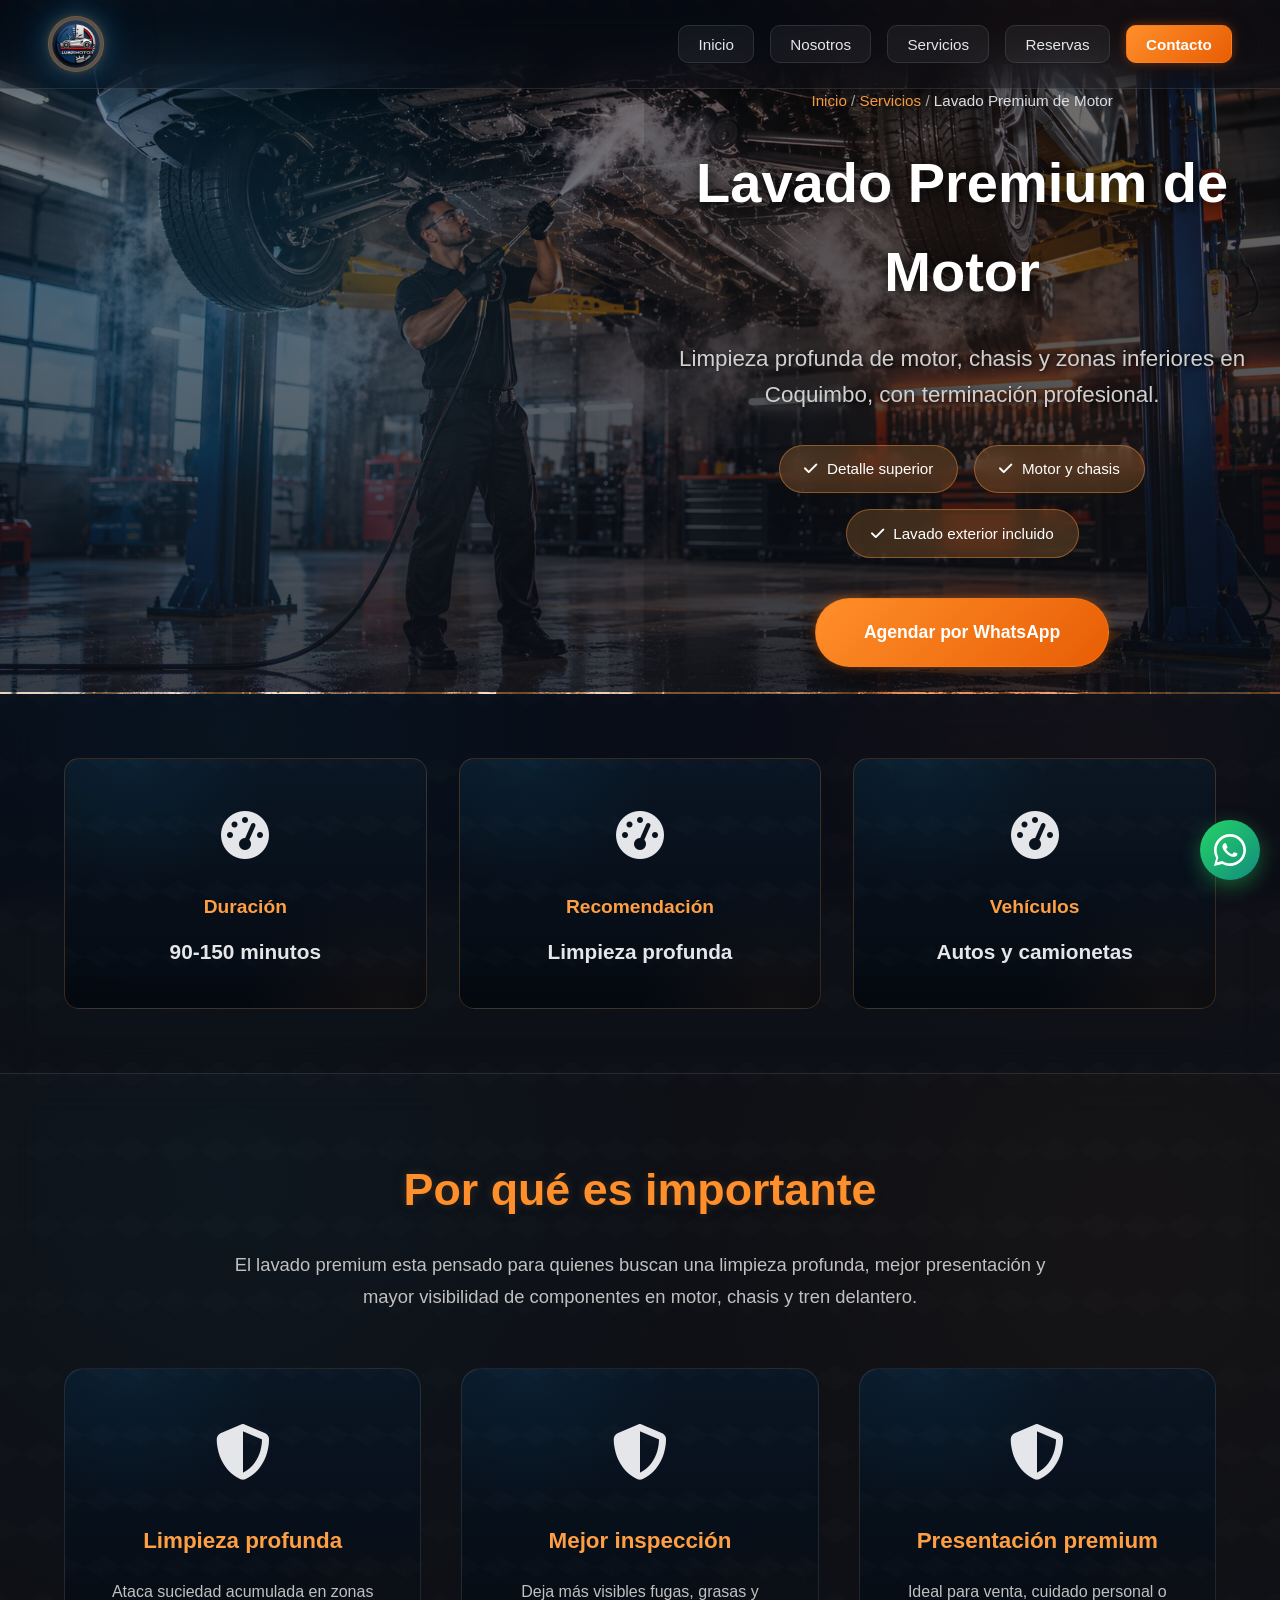
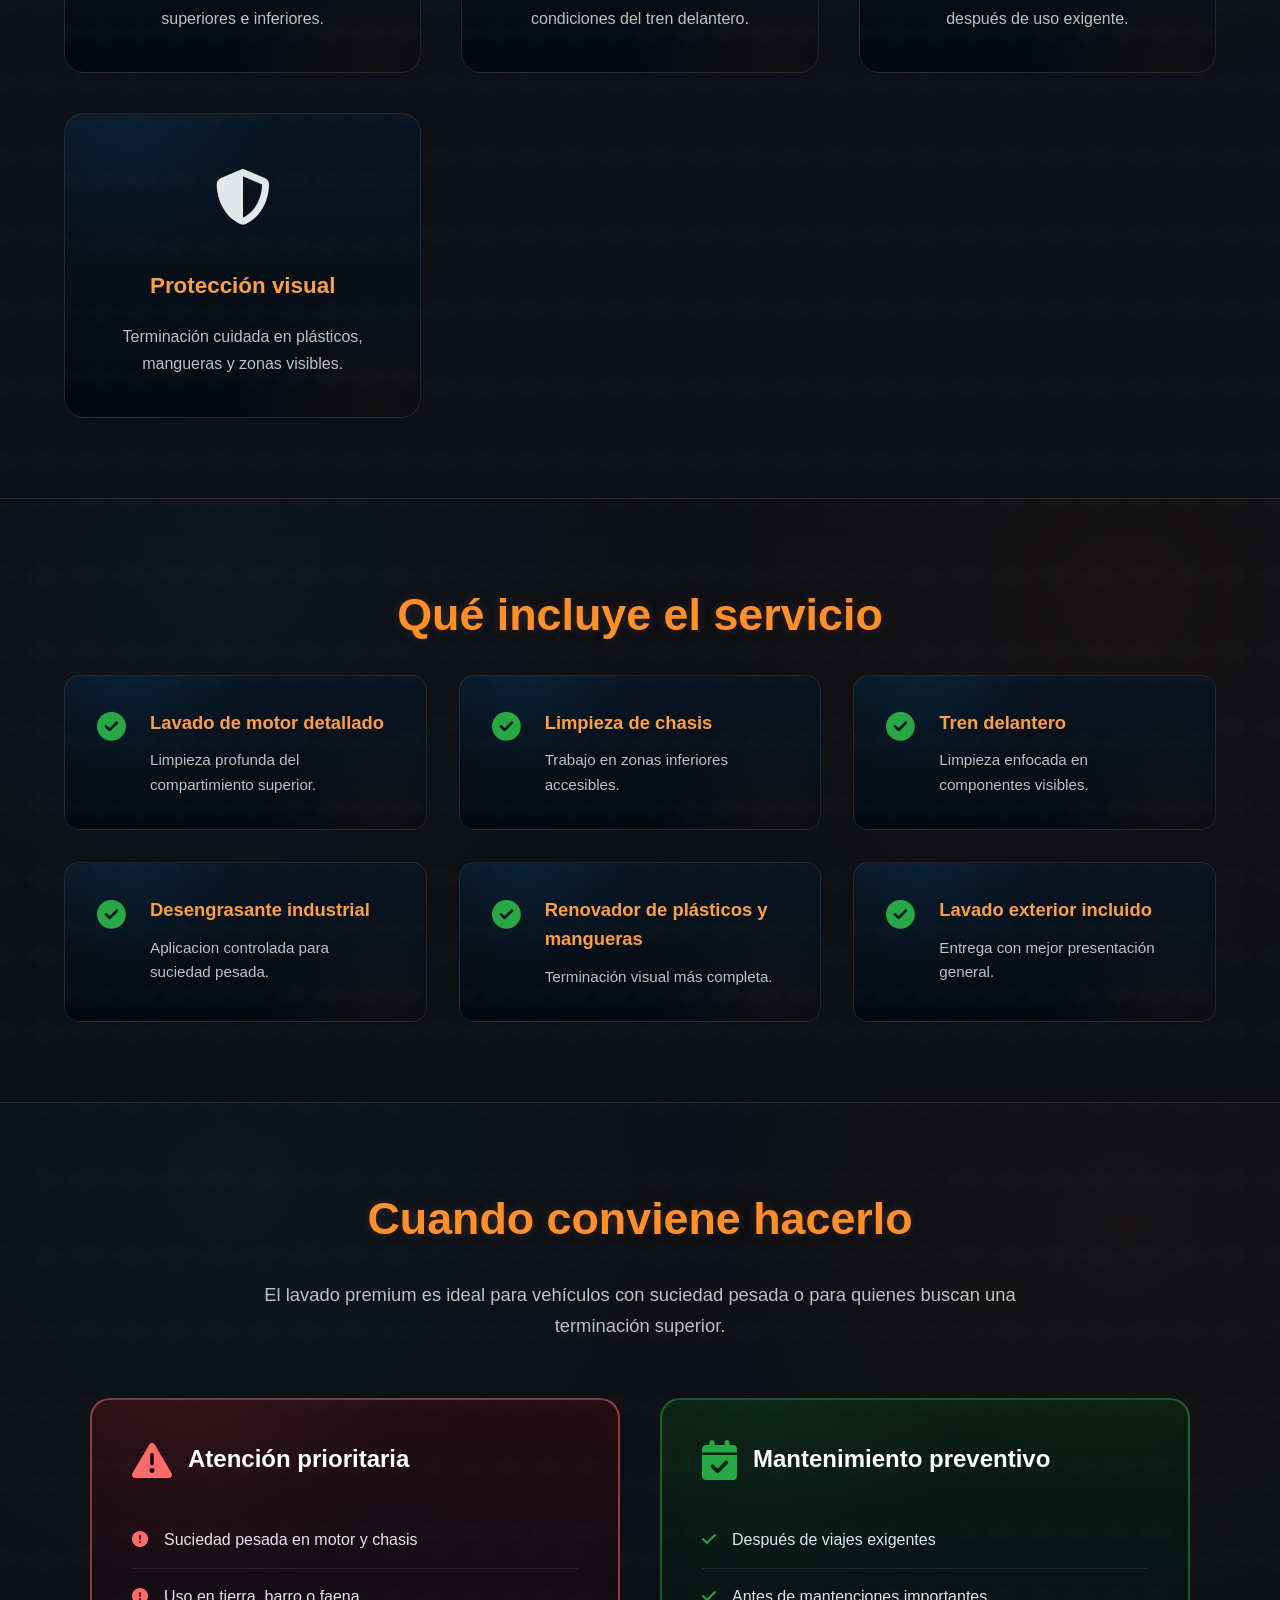
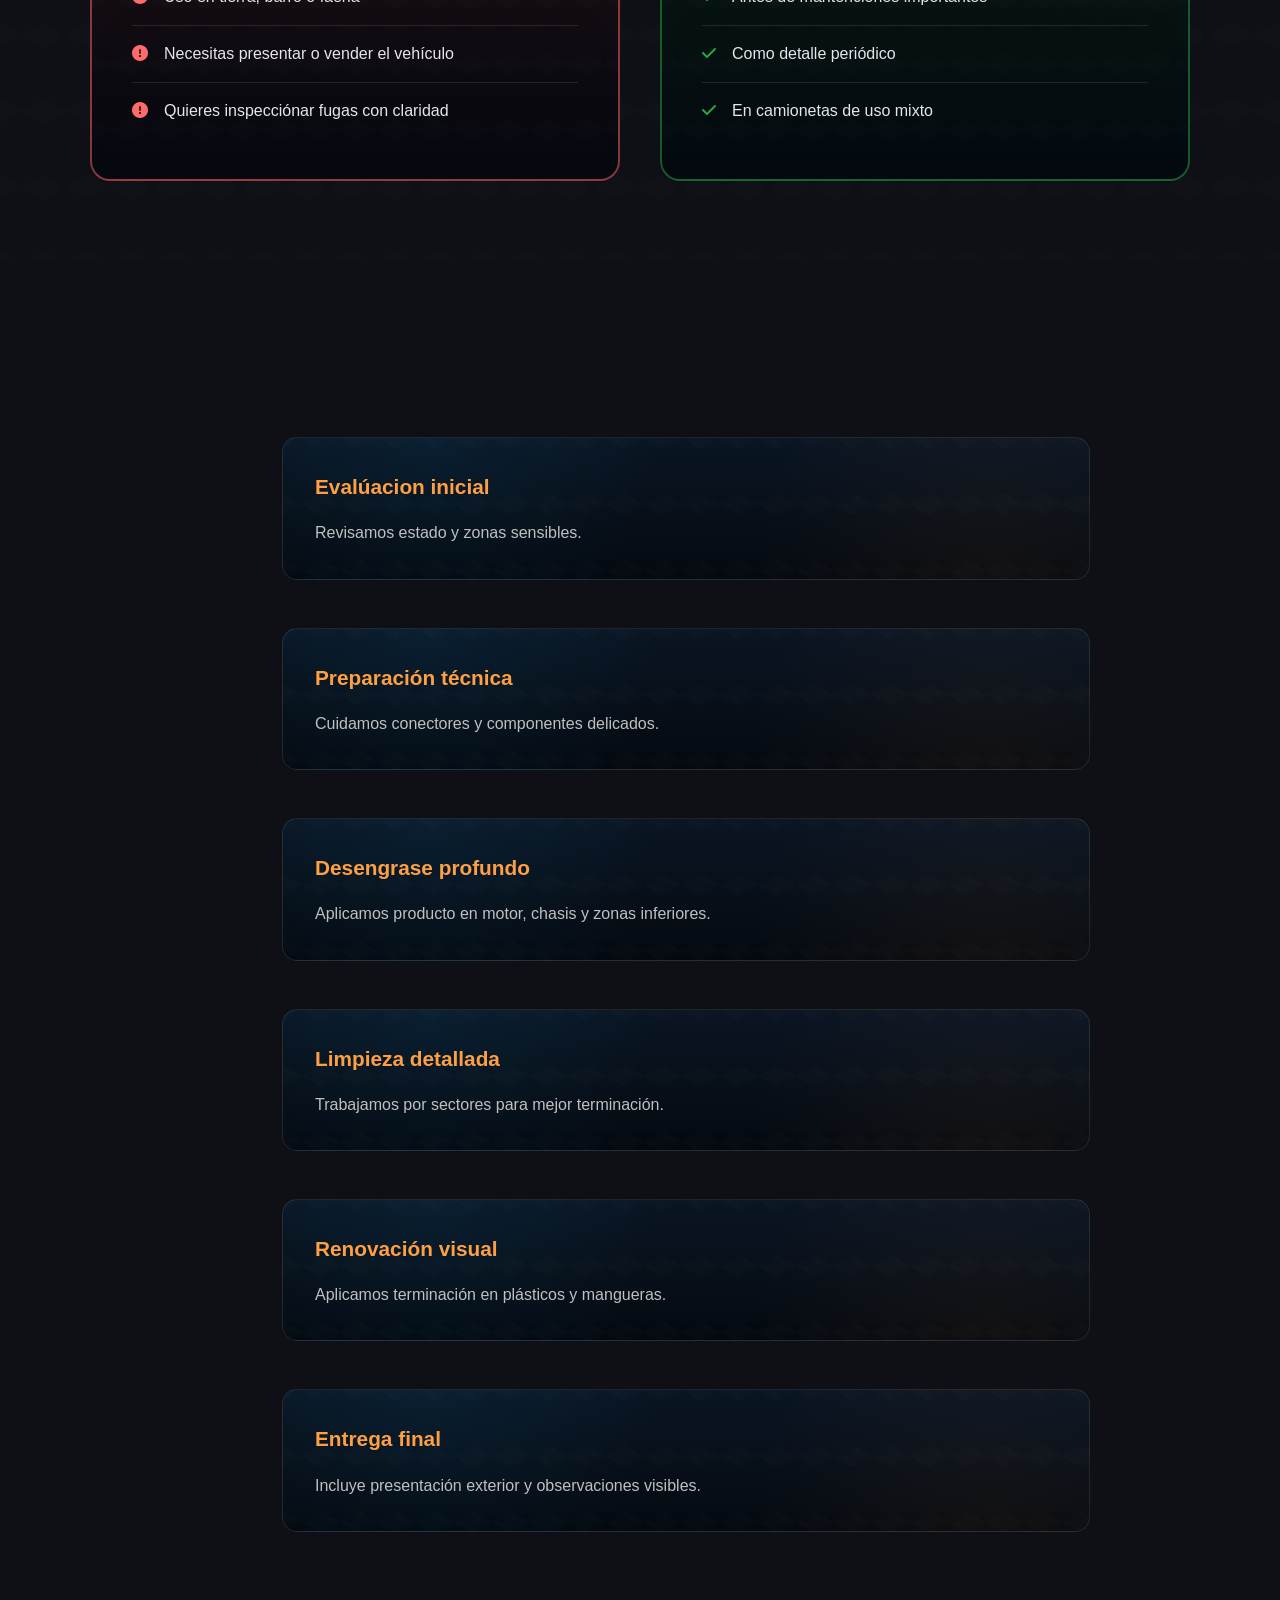
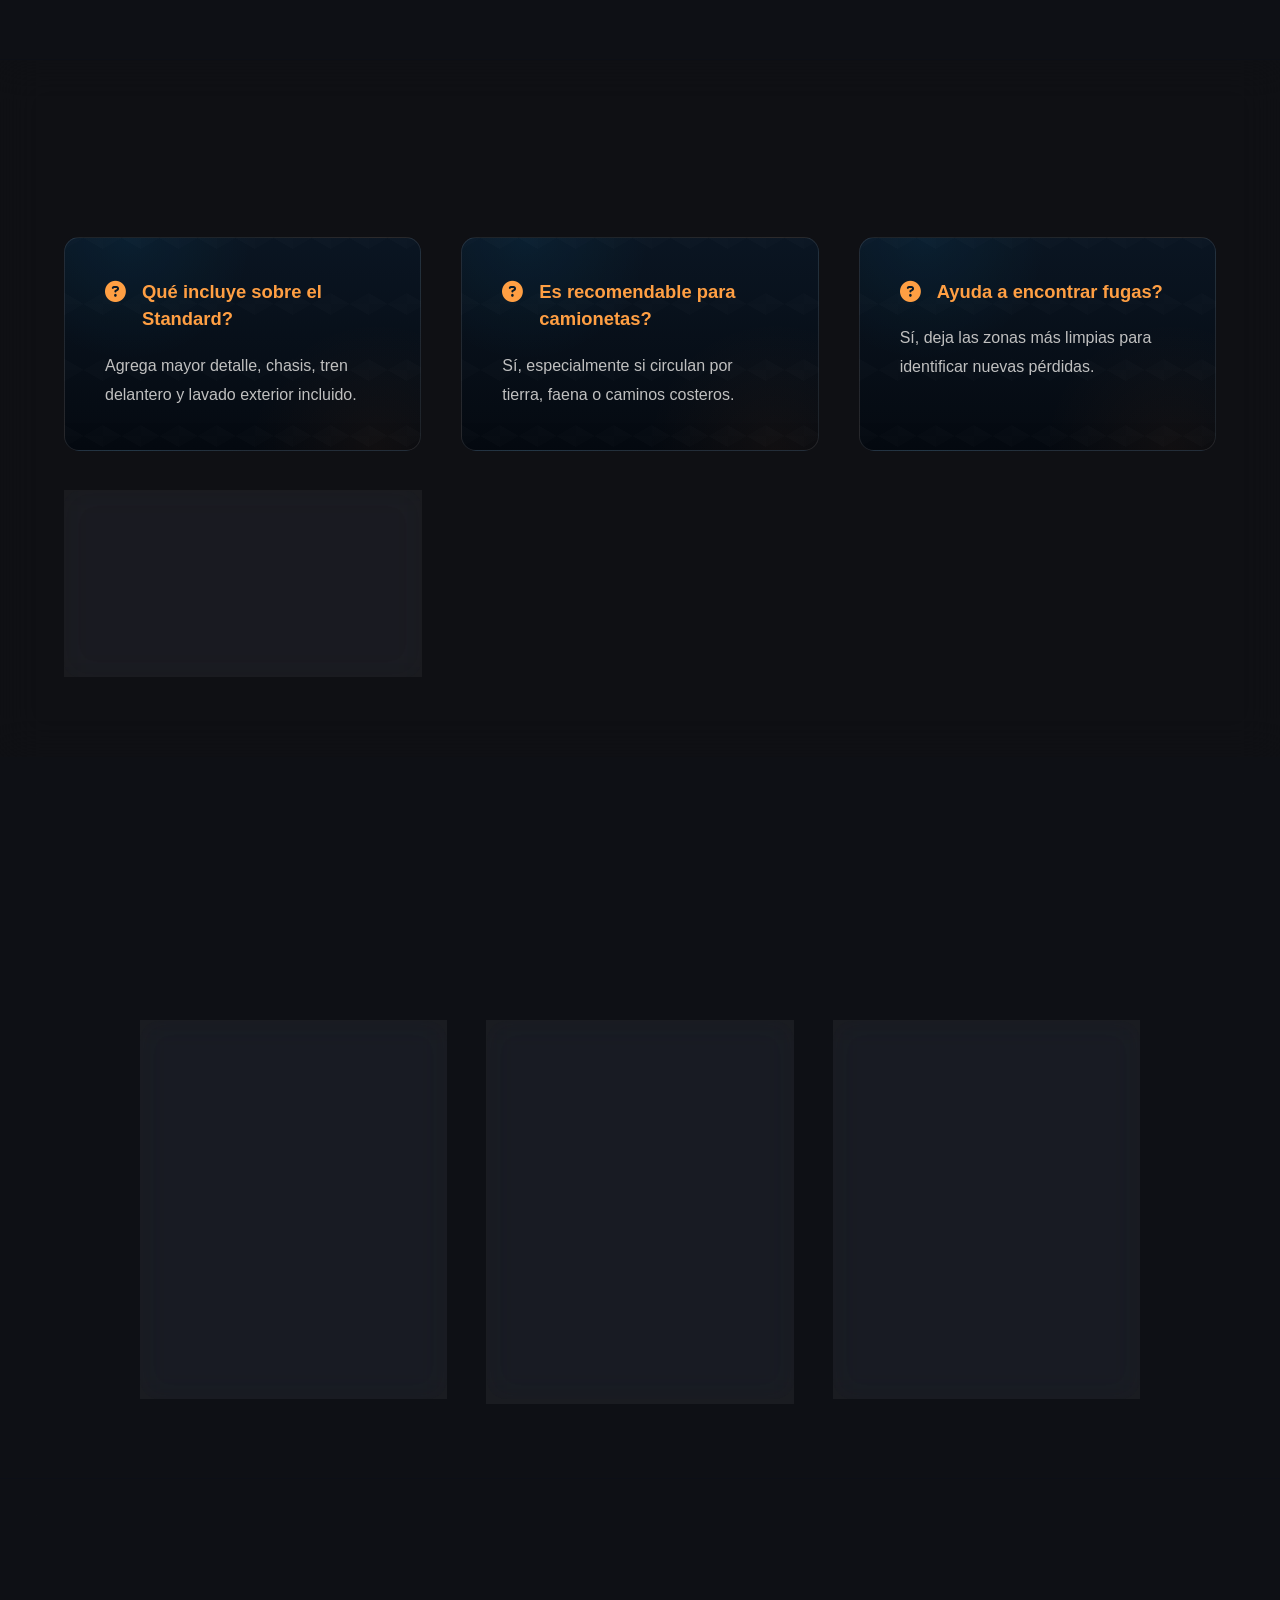
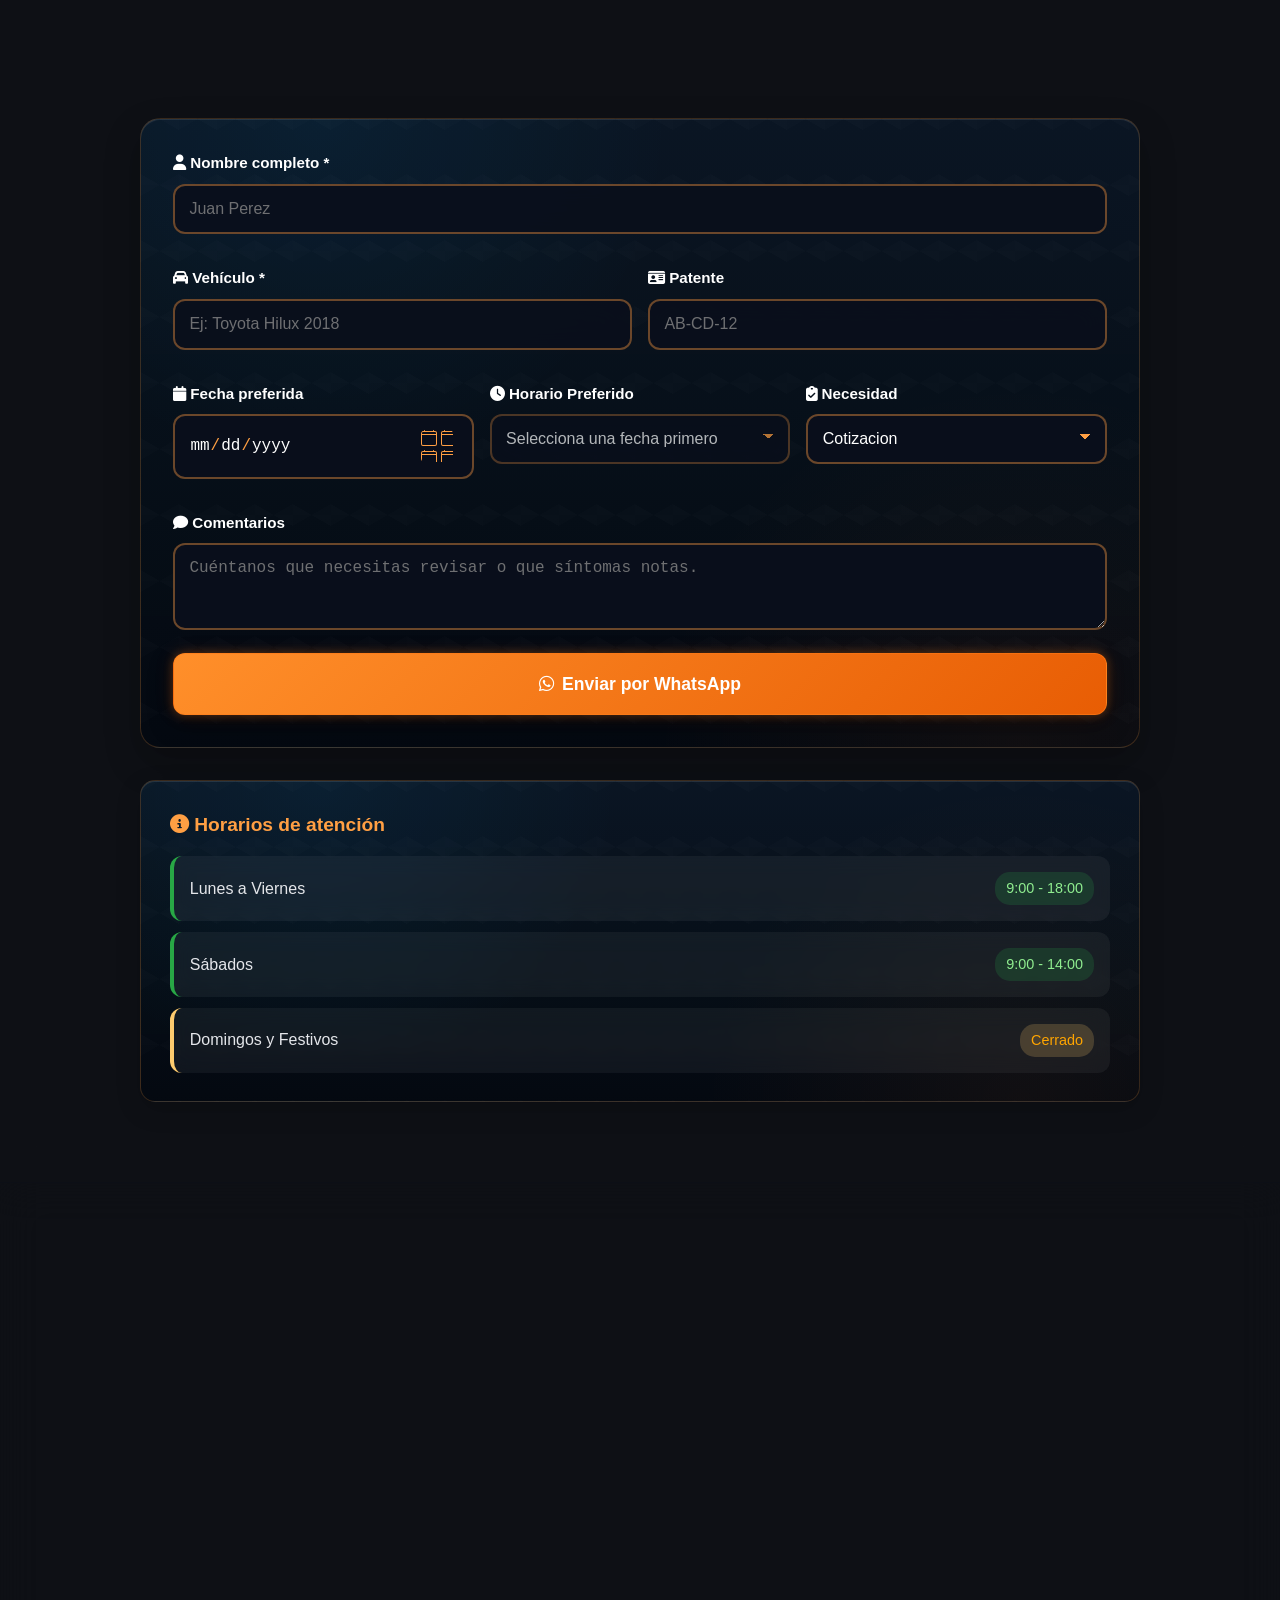
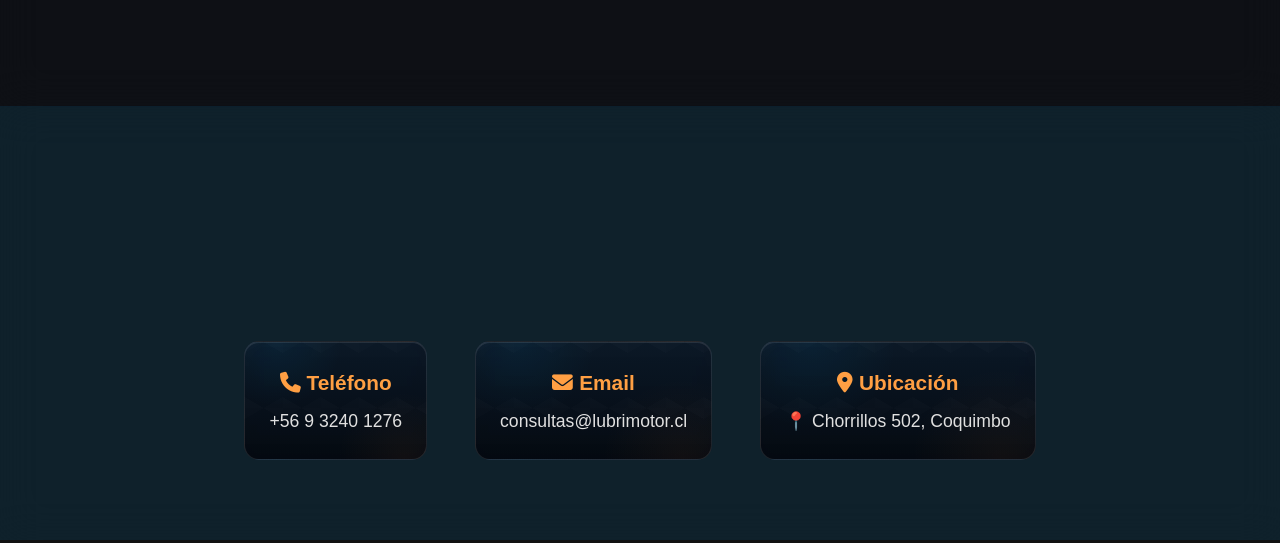
<file: paginas/servicio-lavado-premium.html>
﻿<!DOCTYPE html>
<html lang="es">
<head>
    <meta charset="UTF-8">
    <meta name="viewport" content="width=device-width, initial-scale=1.0">
    <title>Lavado Premium de Motor en Coquimbo | Lubrimotor</title>
    <meta name="description" content="Lavado premium de motor en Chorrillos 502, Coquimbo. Limpieza detallada de motor, chasis y tren delantero para autos y camionetas.">
    <link rel="stylesheet" href="../styles.css">
    <link rel="stylesheet" href="../styles-paginas/servicio-styles.css">
    <link rel="stylesheet" href="https://cdnjs.cloudflare.com/ajax/libs/font-awesome/6.4.0/css/all.min.css">
</head>
<body>
    <nav class="navbar" id="navbar">
        <div class="navbar-container">
            <div class="logo"><a href="../index.html" class="navbar-brand"><img src="../img/logo.jpg" alt="Lubrimotor servicios automotrices en Coquimbo" class="navbar-logo-text"></a></div>
            <div class="hamburger" id="hamburger"><span></span><span></span><span></span></div>
            <ul class="nav-menu" id="nav-menu">
                <li><a href="../index.html#inicio" class="nav-link">Inicio</a></li>
                <li><a href="../index.html#sobre-nosotros" class="nav-link">Nosotros</a></li>
                <li><a href="../index.html#servicios" class="nav-link">Servicios</a></li>
                <li><a href="../index.html#reservas" class="nav-link">Reservas</a></li>
                <li><a href="../index.html#contacto" class="nav-link btn-cta">Contacto</a></li>
            </ul>
        </div>
    </nav>

    <section class="service-hero" style="background: linear-gradient(rgba(10, 15, 28, 0.38), rgba(26, 31, 46, 0.58)), url('../img/LavadoDeMotorPremium.png') center/cover;">
        <div class="service-hero-overlay"></div>
        <div class="service-hero-content">
            <div class="breadcrumb"><a href="../index.html">Inicio</a> / <a href="../index.html#servicios">Servicios</a> / <span>Lavado Premium de Motor</span></div>
            <h1>Lavado Premium de Motor</h1>
            <p class="service-subtitle">Limpieza profunda de motor, chasis y zonas inferiores en Coquimbo, con terminación profesional.</p>
            <div class="service-badges">
                <span class="badge"><i class="fas fa-check"></i> Detalle superior</span>
                <span class="badge"><i class="fas fa-check"></i> Motor y chasis</span>
                <span class="badge"><i class="fas fa-check"></i> Lavado exterior incluido</span>
            </div>
            <a href="#reservar" class="btn-hero-service">Agendar por WhatsApp</a>
        </div>
    </section>

    <section class="quick-info">
        <div class="container"><div class="quick-info-grid">
                <div class="quick-info-item"><div class="quick-icon"><i class="fas fa-gauge-high"></i></div><h3>Duración</h3><p>90-150 minutos</p></div>
                <div class="quick-info-item"><div class="quick-icon"><i class="fas fa-gauge-high"></i></div><h3>Recomendación</h3><p>Limpieza profunda</p></div>
                <div class="quick-info-item"><div class="quick-icon"><i class="fas fa-gauge-high"></i></div><h3>Vehículos</h3><p>Autos y camionetas</p></div>
        </div></div>
    </section>

    <section class="service-importance">
        <div class="container">
            <h2>Por qué es importante</h2>
            <p class="section-intro">El lavado premium esta pensado para quienes buscan una limpieza profunda, mejor presentación y mayor visibilidad de componentes en motor, chasis y tren delantero.</p>
            <div class="importance-grid">
                <div class="importance-card"><div class="importance-icon"><i class="fas fa-shield-alt"></i></div><h3>Limpieza profunda</h3><p>Ataca suciedad acumulada en zonas superiores e inferiores.</p></div>
                <div class="importance-card"><div class="importance-icon"><i class="fas fa-shield-alt"></i></div><h3>Mejor inspección</h3><p>Deja más visibles fugas, grasas y condiciones del tren delantero.</p></div>
                <div class="importance-card"><div class="importance-icon"><i class="fas fa-shield-alt"></i></div><h3>Presentación premium</h3><p>Ideal para venta, cuidado personal o después de uso exigente.</p></div>
                <div class="importance-card"><div class="importance-icon"><i class="fas fa-shield-alt"></i></div><h3>Protección visual</h3><p>Terminación cuidada en plásticos, mangueras y zonas visibles.</p></div>
            </div>
        </div>
    </section>

    <section class="service-includes">
        <div class="container">
            <h2>Qué incluye el servicio</h2>
            <div class="includes-grid">
                <div class="include-item"><i class="fas fa-check-circle"></i><div><h4>Lavado de motor detallado</h4><p>Limpieza profunda del compartimiento superior.</p></div></div>
                <div class="include-item"><i class="fas fa-check-circle"></i><div><h4>Limpieza de chasis</h4><p>Trabajo en zonas inferiores accesibles.</p></div></div>
                <div class="include-item"><i class="fas fa-check-circle"></i><div><h4>Tren delantero</h4><p>Limpieza enfocada en componentes visibles.</p></div></div>
                <div class="include-item"><i class="fas fa-check-circle"></i><div><h4>Desengrasante industrial</h4><p>Aplicacion controlada para suciedad pesada.</p></div></div>
                <div class="include-item"><i class="fas fa-check-circle"></i><div><h4>Renovador de plásticos y mangueras</h4><p>Terminación visual más completa.</p></div></div>
                <div class="include-item"><i class="fas fa-check-circle"></i><div><h4>Lavado exterior incluido</h4><p>Entrega con mejor presentación general.</p></div></div>
            </div>
        </div>
    </section>

    <section class="warning-signs">
        <div class="container">
            <h2>Cuando conviene hacerlo</h2>
            <p class="section-intro">El lavado premium es ideal para vehículos con suciedad pesada o para quienes buscan una terminación superior.</p>
            <div class="signs-grid">
                <div class="sign-card urgent">
                    <div class="sign-header"><i class="fas fa-exclamation-triangle"></i><h3>Atención prioritaria</h3></div>
                    <ul>
                        <li><i class="fas fa-exclamation-circle"></i> Suciedad pesada en motor y chasis</li>
                        <li><i class="fas fa-exclamation-circle"></i> Uso en tierra, barro o faena</li>
                        <li><i class="fas fa-exclamation-circle"></i> Necesitas presentar o vender el vehículo</li>
                        <li><i class="fas fa-exclamation-circle"></i> Quieres inspecciónar fugas con claridad</li>
                    </ul>
                </div>
                <div class="sign-card preventive">
                    <div class="sign-header"><i class="fas fa-calendar-check"></i><h3>Mantenimiento preventivo</h3></div>
                    <ul>
                        <li><i class="fas fa-check"></i> Después de viajes exigentes</li>
                        <li><i class="fas fa-check"></i> Antes de mantenciones importantes</li>
                        <li><i class="fas fa-check"></i> Como detalle periódico</li>
                        <li><i class="fas fa-check"></i> En camionetas de uso mixto</li>
                    </ul>
                </div>
            </div>
        </div>
    </section>

    <section class="service-process">
        <div class="container">
            <h2>Proceso paso a paso</h2>
            <div class="process-timeline">
                <div class="process-step"><div class="step-number">1</div><div class="step-content"><h3>Evalúacion inicial</h3><p>Revisamos estado y zonas sensibles.</p></div></div>
                <div class="process-step"><div class="step-number">2</div><div class="step-content"><h3>Preparación técnica</h3><p>Cuidamos conectores y componentes delicados.</p></div></div>
                <div class="process-step"><div class="step-number">3</div><div class="step-content"><h3>Desengrase profundo</h3><p>Aplicamos producto en motor, chasis y zonas inferiores.</p></div></div>
                <div class="process-step"><div class="step-number">4</div><div class="step-content"><h3>Limpieza detallada</h3><p>Trabajamos por sectores para mejor terminación.</p></div></div>
                <div class="process-step"><div class="step-number">5</div><div class="step-content"><h3>Renovación visual</h3><p>Aplicamos terminación en plásticos y mangueras.</p></div></div>
                <div class="process-step"><div class="step-number">6</div><div class="step-content"><h3>Entrega final</h3><p>Incluye presentación exterior y observaciones visibles.</p></div></div>
            </div>
        </div>
    </section>

    <section class="faq-section">
        <div class="container">
            <h2>Preguntas frecuentes</h2>
            <div class="faq-grid">
                <div class="faq-item"><h3><i class="fas fa-question-circle"></i> Qué incluye sobre el Standard?</h3><p>Agrega mayor detalle, chasis, tren delantero y lavado exterior incluido.</p></div>
                <div class="faq-item"><h3><i class="fas fa-question-circle"></i> Es recomendable para camionetas?</h3><p>Sí, especialmente si circulan por tierra, faena o caminos costeros.</p></div>
                <div class="faq-item"><h3><i class="fas fa-question-circle"></i> Ayuda a encontrar fugas?</h3><p>Sí, deja las zonas más limpias para identificar nuevas pérdidas.</p></div>
                <div class="faq-item"><h3><i class="fas fa-question-circle"></i> Cuanto demora?</h3><p>Depende del estado, normalmente entre 90 y 150 minutos.</p></div>
            </div>
        </div>
    </section>

    <section class="related-services">
        <div class="container">
            <h2>Servicios relacionados</h2>
            <p class="section-intro">Aprovecha tu visita a Lubrimotor y mantén tu vehículo en mejores condiciones.</p>
            <div class="related-grid">
                <div class="related-card"><i class="fas fa-tools"></i><h3>Lavado Standard</h3><p>Limpieza completa periodica</p><a href="servicio-lavado-standard.html" class="btn-related">Ver servicio</a></div>
                <div class="related-card"><i class="fas fa-tools"></i><h3>Revisión tren delantero/suspensión</h3><p>Chequeo después de limpieza inferior</p><a href="servicio-tren-delantero-suspension.html" class="btn-related">Ver servicio</a></div>
                <div class="related-card"><i class="fas fa-tools"></i><h3>Cambio y nivelación de fluidos</h3><p>Mantención preventiva</p><a href="servicio-cambio-nivelacion-fluidos.html" class="btn-related">Ver servicio</a></div>
            </div>
        </div>
    </section>

    <section class="citas-online" id="reservar">
        <div class="container">
            <h2>Agenda o cotiza tu servicio</h2>
            <p>Completa tus datos y enviaremos la solicitud directamente por WhatsApp.</p>
            <form class="formulario-citas service-whatsapp-form" data-service="Lavado Premium de Motor">
                <div class="form-row">
                    <div class="form-group"><label for="nombre"><i class="fas fa-user"></i> Nombre completo *</label><input type="text" id="nombre" name="nombre" required placeholder="Juan Perez"></div>
                </div>
                <div class="form-row">
                    <div class="form-group"><label for="vehiculo"><i class="fas fa-car"></i> Vehículo *</label><input type="text" id="vehiculo" name="vehiculo" required placeholder="Ej: Toyota Hilux 2018"></div>
                    <div class="form-group"><label for="patente"><i class="fas fa-id-card"></i> Patente</label><input type="text" id="patente" name="patente" placeholder="AB-CD-12" style="text-transform: uppercase;"></div>
                </div>
                <div class="form-row">
                    <div class="form-group"><label for="fecha"><i class="fas fa-calendar"></i> Fecha preferida</label><input type="date" id="fecha" name="fecha"></div>
                    <div class="form-group"><label for="hora"><i class="fas fa-clock"></i> Horario Preferido</label><select id="hora" name="hora" required><option value="">Selecciona una fecha primero</option></select></div>
                    <div class="form-group"><label for="urgencia"><i class="fas fa-clipboard-check"></i> Necesidad</label><select id="urgencia" name="urgencia"><option value="Cotizacion">Cotizacion</option><option value="Agendar hora">Agendar hora</option><option value="Tengo una falla o sintoma">Tengo una falla o sintoma</option><option value="Necesito asesoria">Necesito asesoria</option></select></div>
                </div>
                <div class="form-group"><label for="comentarios"><i class="fas fa-comment"></i> Comentarios</label><textarea id="comentarios" name="comentarios" rows="3" placeholder="Cuéntanos que necesitas revisar o que síntomas notas."></textarea></div>
                <button type="submit" class="btn-reservar"><i class="fab fa-whatsapp"></i> Enviar por WhatsApp</button>
            </form>
            <div class="disponibilidad">
                <h3><i class="fas fa-info-circle"></i> Horarios de atención</h3>
                <div class="horarios-disponibles">
                    <div class="horario-item disponible"><span>Lunes a Viernes</span><span class="status">9:00 - 18:00</span></div>
                    <div class="horario-item disponible"><span>Sábados</span><span class="status">9:00 - 14:00</span></div>
                    <div class="horario-item ocupado"><span>Domingos y Festivos</span><span class="status">Cerrado</span></div>
                </div>
            </div>
        </div>
    </section>

    <section class="ubicacion" id="ubicacion">
        <div class="ubicacion-container">
            <div class="ubicacion-content">
                <span class="ubicacion-label">Ubicación</span>
                <h2>Encuéntranos en Coquimbo</h2>
                <p>Estamos ubicados en Chorrillos 502, Coquimbo.</p>
                <a href="https://www.google.com/maps/place/LubriMotor/@-29.9668901,-71.3257162,19z/data=!4m6!3m5!1s0x9691c9198085ee0f:0xff0e93da027ea741!8m2!3d-29.9670055!4d-71.3257167!16s%2Fg%2F11ggm9349y?entry=ttu&g_ep=EgoyMDI2MDUyNy4wIKXMDSoASAFQAw%3D%3D" target="_blank" rel="noopener" class="btn-maps">Cómo llegar</a>
            </div>
            <div class="mapa-ubicacion" aria-label="Mapa de LubriMotor en Chorrillos 502, Coquimbo">
                <iframe src="https://www.google.com/maps?q=LubriMotor%20Chorrillos%20502%20Coquimbo&output=embed" width="600" height="450" style="border:0;" allowfullscreen="" loading="lazy" referrerpolicy="no-referrer-when-downgrade" title="Mapa de LubriMotor en Chorrillos 502, Coquimbo"></iframe>
            </div>
        </div>
    </section>

    <section class="contacto">
        <h2>¿Tienes dudas? Contáctanos</h2>
        <p>Estamos disponibles para asesorarte en Chorrillos 502, Coquimbo.</p>
        <div class="contacto-info">
            <div class="contacto-item"><h3><i class="fas fa-phone"></i> Teléfono</h3><p>+56 9 3240 1276</p></div>
            <div class="contacto-item"><h3><i class="fas fa-envelope"></i> Email</h3><p>consultas@lubrimotor.cl</p></div>
            <div class="contacto-item"><h3><i class="fas fa-map-marker-alt"></i> Ubicación</h3><p><a href="https://www.google.com/maps/place/LubriMotor/@-29.9668901,-71.3257162,19z/data=!4m6!3m5!1s0x9691c9198085ee0f:0xff0e93da027ea741!8m2!3d-29.9670055!4d-71.3257167!16s%2Fg%2F11ggm9349y?entry=ttu&g_ep=EgoyMDI2MDUyNy4wIKXMDSoASAFQAw%3D%3D" target="_blank" rel="noopener">📍 Chorrillos 502, Coquimbo</a></p></div>
        </div>
    </section>

    <div class="whatsapp-widget">
        <div class="whatsapp-button" onclick="window.open('https://wa.me/56932401276?text=Hola,%20quiero%20informacion%20sobre%20lavado premium', '_blank')">
            <svg width="32" height="32" viewBox="0 0 32 32" fill="white"><path d="M16 0C7.164 0 0 7.164 0 16c0 2.8.736 5.568 2.136 8.016L0 32l8.232-2.112A15.936 15.936 0 0016 32c8.836 0 16-7.164 16-16S24.836 0 16 0zm0 29.344c-2.592 0-5.088-.752-7.2-2.112l-.512-.304-5.28 1.36 1.392-5.088-.336-.528A13.248 13.248 0 012.656 16c0-7.36 5.984-13.344 13.344-13.344S29.344 8.64 29.344 16 23.36 29.344 16 29.344zm7.2-9.856c-.384-.192-2.288-1.12-2.64-1.248-.352-.128-.608-.192-.864.192-.256.384-1.024 1.248-1.248 1.504-.224.256-.448.288-.832.096-.384-.192-1.632-.592-3.104-1.888-1.152-1.008-1.92-2.256-2.144-2.64-.224-.384-.016-.592.176-.784.16-.16.384-.448.576-.672.192-.224.256-.384.384-.64.128-.256.064-.48-.032-.672-.096-.192-.864-2.08-1.184-2.848-.32-.752-.64-.64-.864-.64h-.736c-.256 0-.672.096-.992.48-.32.384-1.248 1.216-1.248 2.976s1.28 3.456 1.472 3.712c.192.256 2.56 3.904 6.208 5.472.864.384 1.536.608 2.064.768.864.272 1.664.224 2.288.128.704-.096 2.288-.928 2.608-1.824.32-.896.32-1.664.224-1.824-.096-.16-.352-.256-.736-.448z"/></svg>
        </div>
    </div>

    <div class="mobile-service-reserva-bar" aria-label="Reserva rápida">
        <span>Agenda tu servicio</span>
        <a href="#reservar">Reservar</a>
    </div>

    <script src="../script.js"></script>
    <script>
        document.querySelector('.service-whatsapp-form').addEventListener('submit', function(e) {
            e.preventDefault();
            const form = e.currentTarget;
            const servicio = form.dataset.service;
            const nombre = document.getElementById('nombre').value;
            const vehiculo = document.getElementById('vehiculo').value;
            const patente = document.getElementById('patente').value.toUpperCase();
            const fecha = document.getElementById('fecha').value;
            const hora = document.getElementById('hora') ? document.getElementById('hora').value : '';
            const urgencia = document.getElementById('urgencia').value;
            const comentarios = document.getElementById('comentarios').value;
            let mensaje = '*SOLICITUD: ' + servicio.toUpperCase() + '*%0A%0A';
            mensaje += '*Nombre:* ' + nombre + '%0A';
            mensaje += '*Vehículo:* ' + vehiculo + '%0A';
            if (patente) mensaje += '*Patente:* ' + patente + '%0A';
            if (fecha) mensaje += '*Fecha preferida:* ' + fecha + '%0A';
            if (hora) mensaje += '*Horario preferido:* ' + hora + '%0A';
            mensaje += '*Necesidad:* ' + urgencia + '%0A';
            if (comentarios) mensaje += '*Comentarios:* ' + comentarios + '%0A';
            mensaje += '%0A_Mensaje enviado desde lubrimotor.cl_';
            window.open('https://wa.me/56932401276?text=' + mensaje, '_blank');
        });
        document.getElementById('patente').addEventListener('input', function() {
            this.value = this.value.toUpperCase();
        });
    </script>
</body>
</html>
</file>
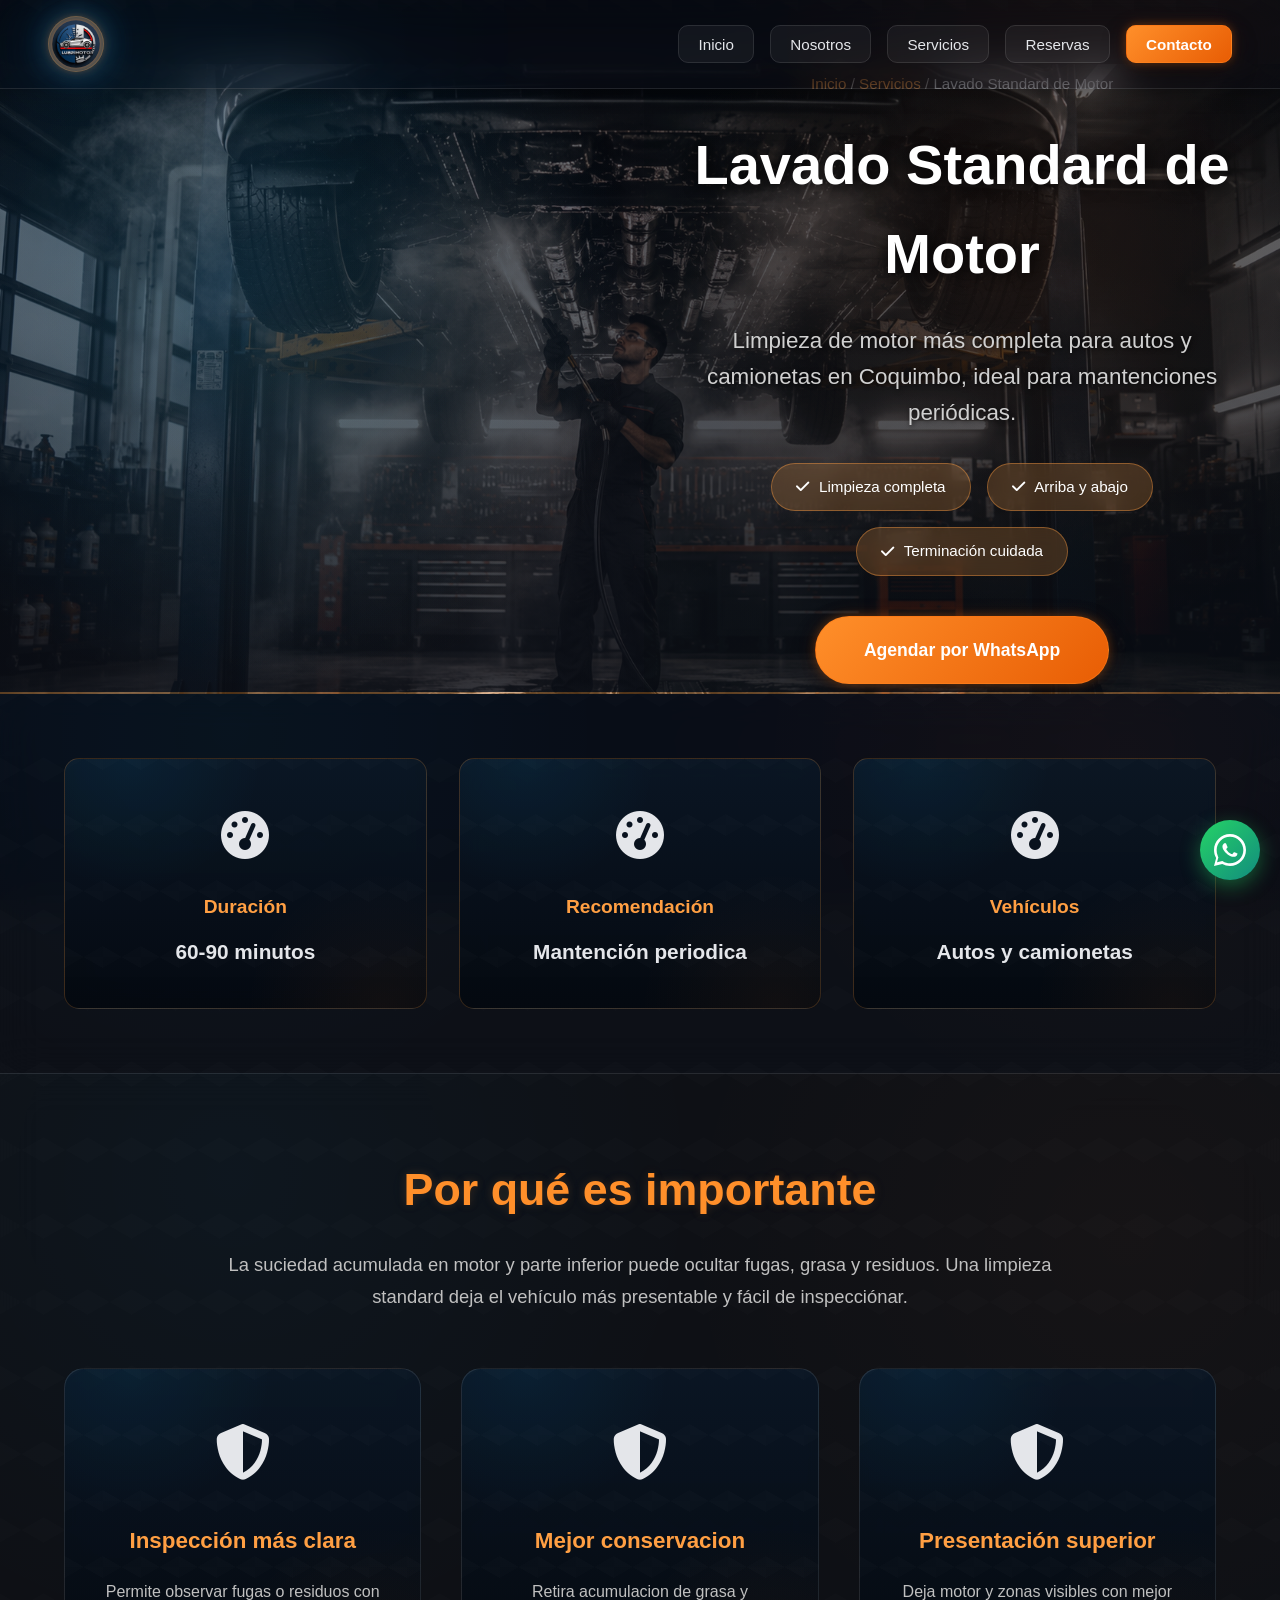
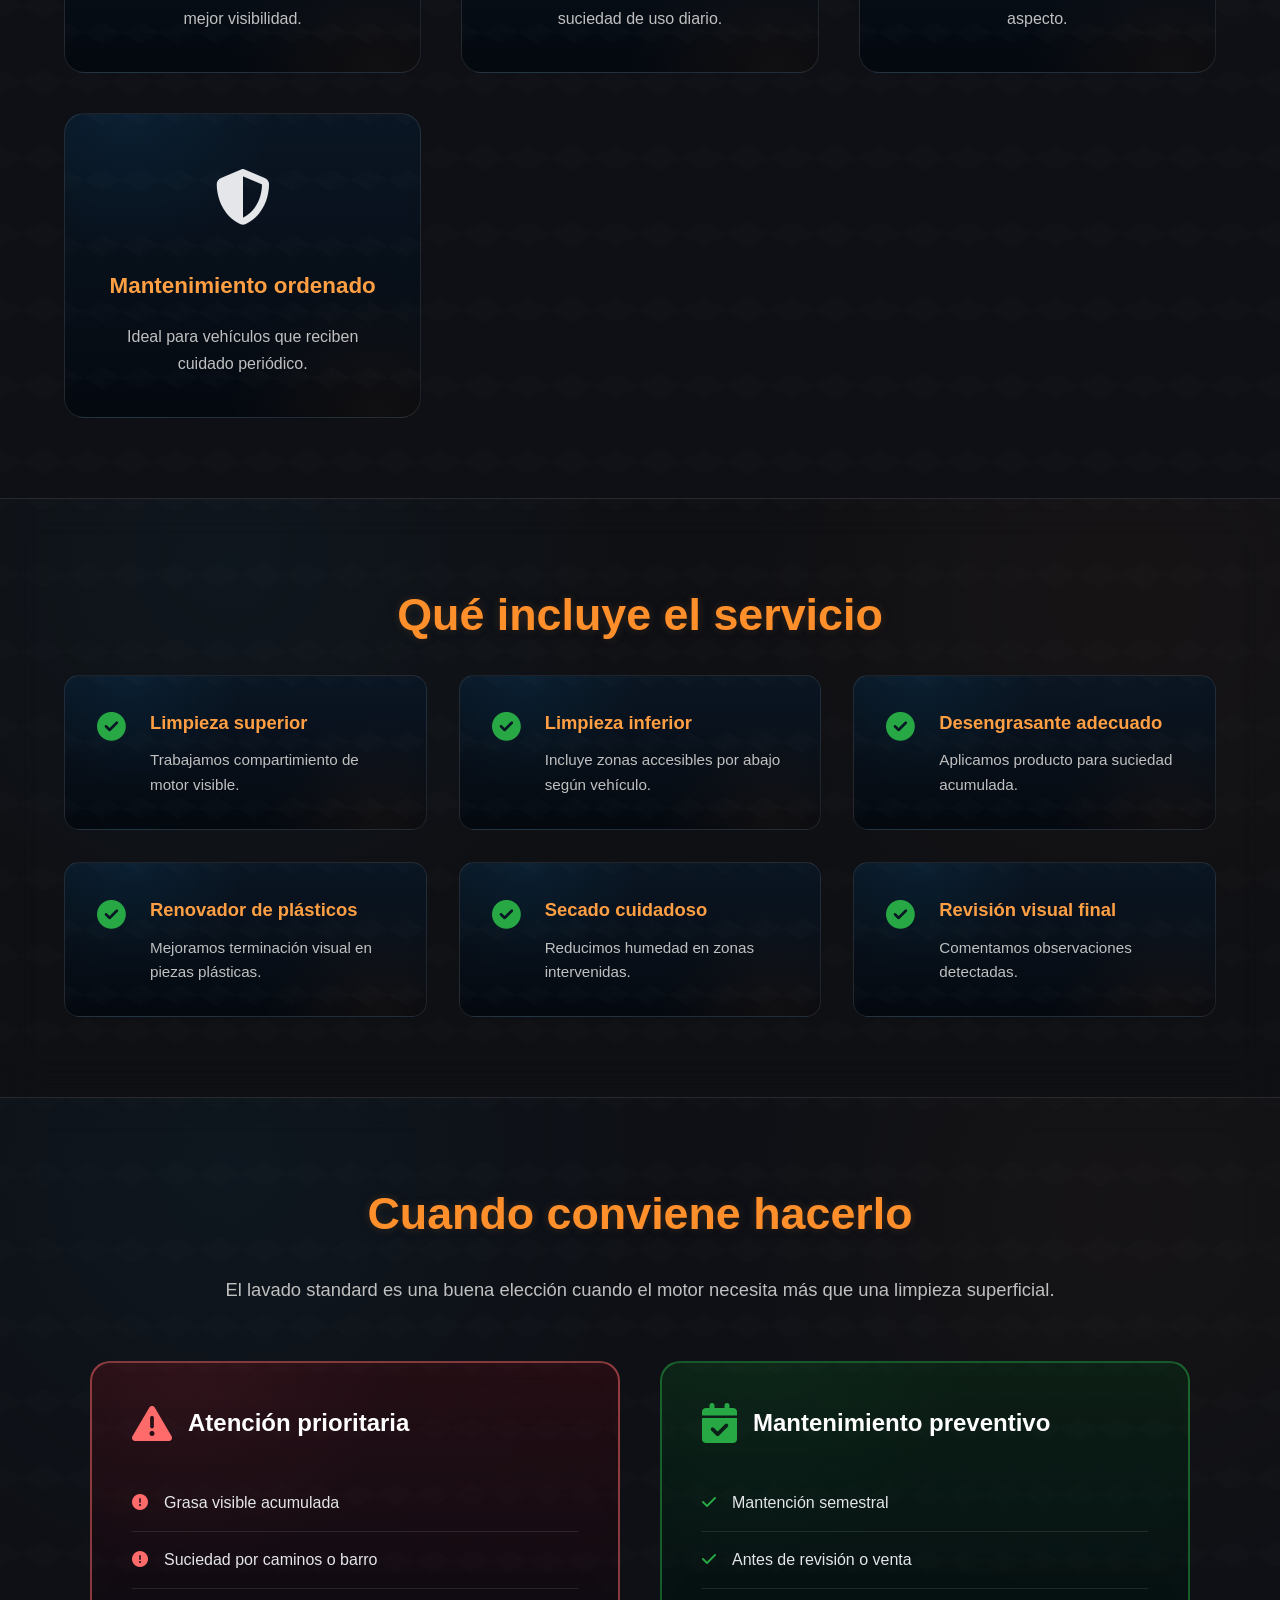
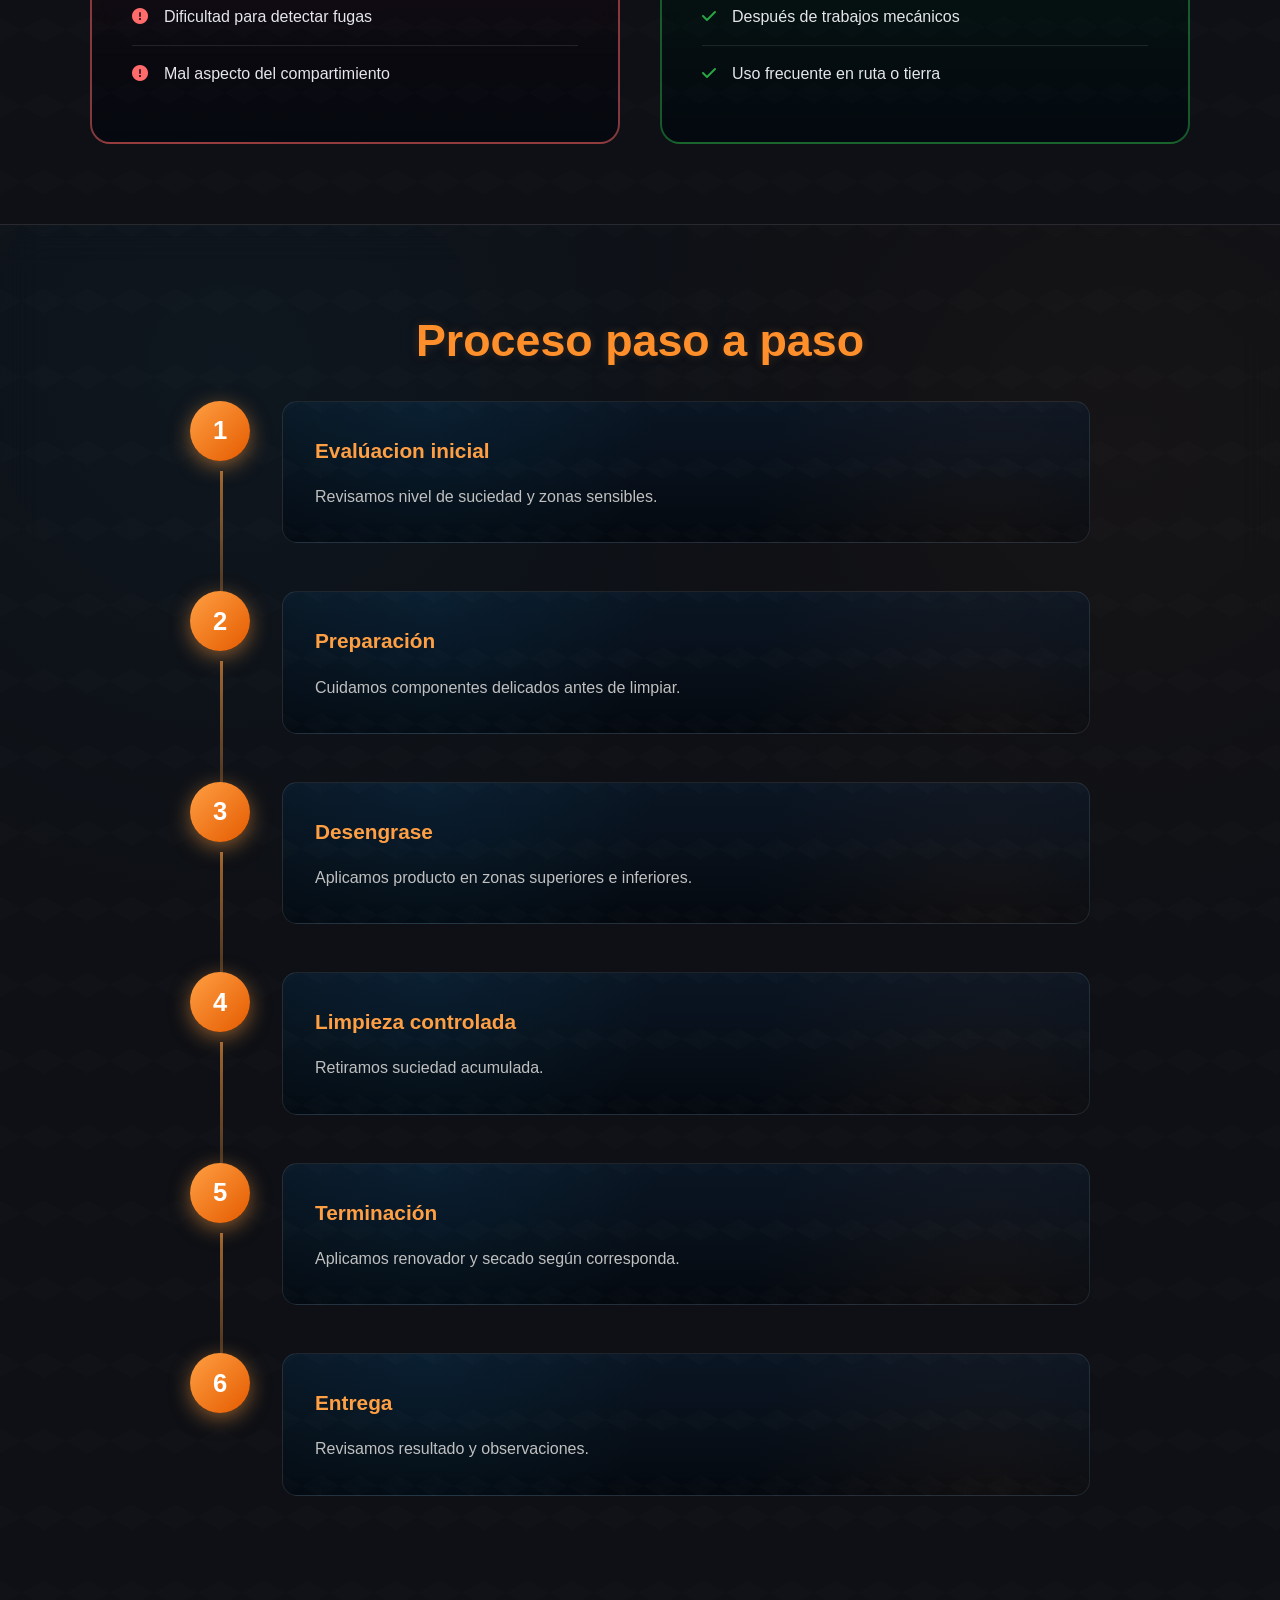
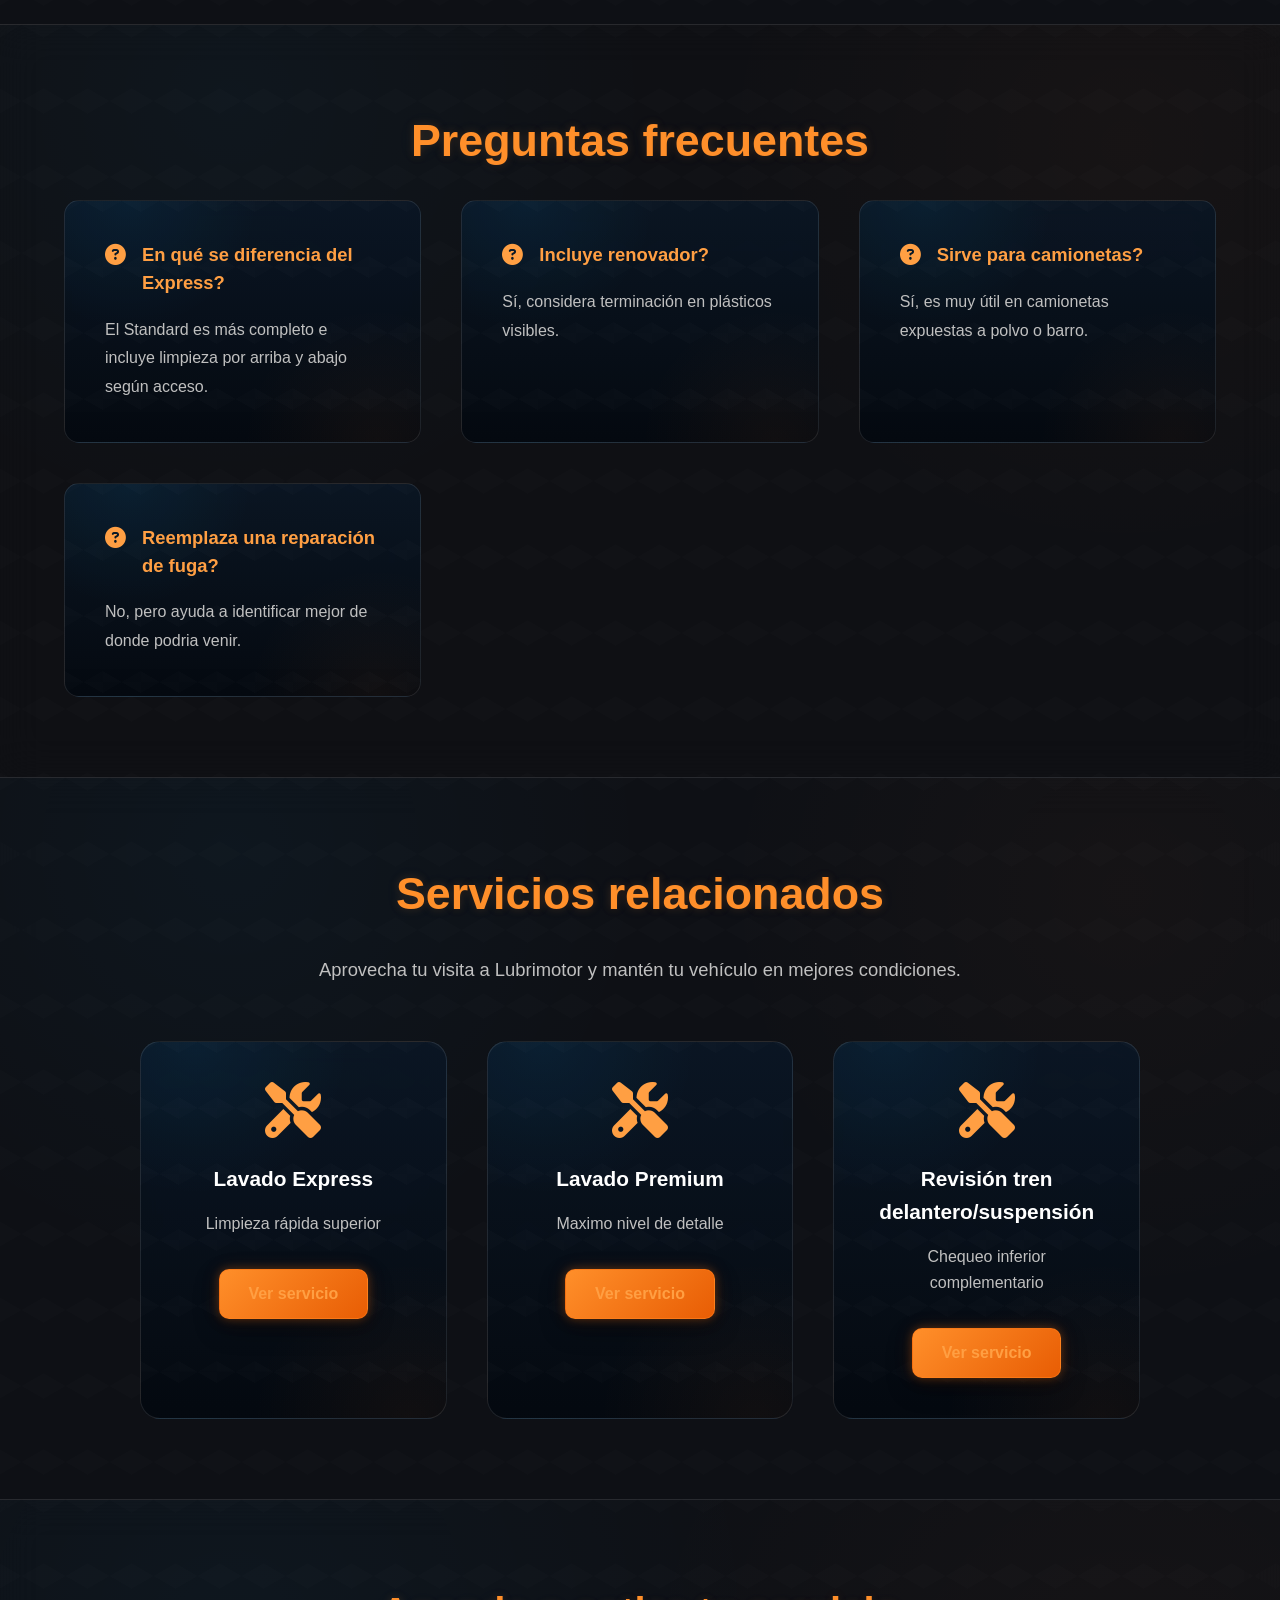
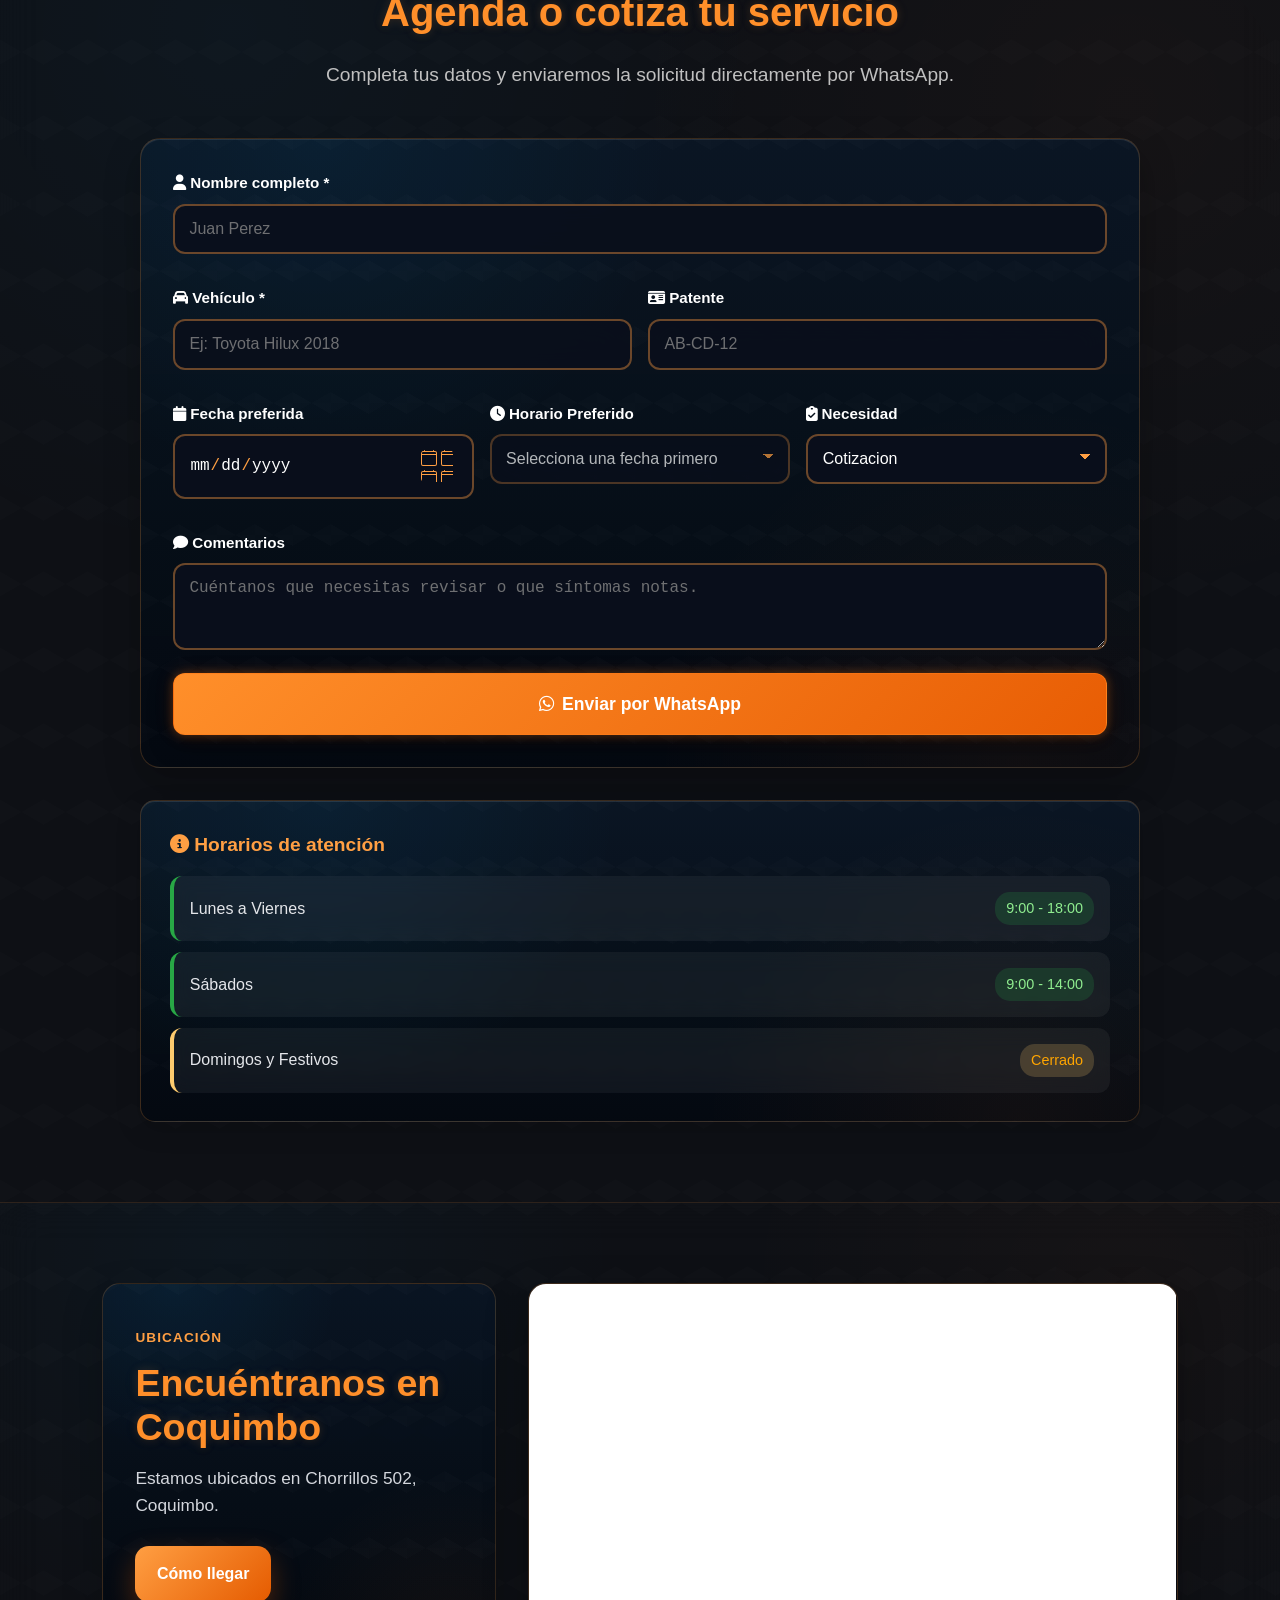
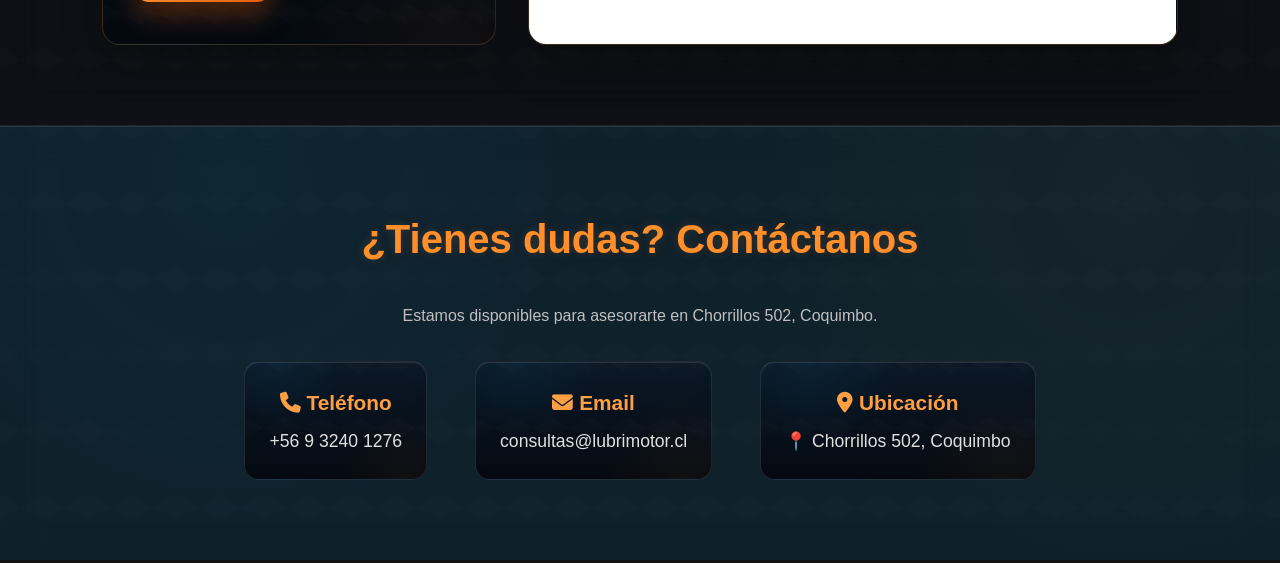
<file: paginas/servicio-lavado-standard.html>
﻿<!DOCTYPE html>
<html lang="es">
<head>
    <meta charset="UTF-8">
    <meta name="viewport" content="width=device-width, initial-scale=1.0">
    <title>Lavado Standard de Motor en Coquimbo | Lubrimotor</title>
    <meta name="description" content="Lavado standard de motor en Chorrillos 502, Coquimbo. Limpieza superior e inferior, terminación cuidada y revisión visual.">
    <link rel="stylesheet" href="../styles.css">
    <link rel="stylesheet" href="../styles-paginas/servicio-styles.css">
    <link rel="stylesheet" href="https://cdnjs.cloudflare.com/ajax/libs/font-awesome/6.4.0/css/all.min.css">
</head>
<body>
    <nav class="navbar" id="navbar">
        <div class="navbar-container">
            <div class="logo"><a href="../index.html" class="navbar-brand"><img src="../img/logo.jpg" alt="Lubrimotor servicios automotrices en Coquimbo" class="navbar-logo-text"></a></div>
            <div class="hamburger" id="hamburger"><span></span><span></span><span></span></div>
            <ul class="nav-menu" id="nav-menu">
                <li><a href="../index.html#inicio" class="nav-link">Inicio</a></li>
                <li><a href="../index.html#sobre-nosotros" class="nav-link">Nosotros</a></li>
                <li><a href="../index.html#servicios" class="nav-link">Servicios</a></li>
                <li><a href="../index.html#reservas" class="nav-link">Reservas</a></li>
                <li><a href="../index.html#contacto" class="nav-link btn-cta">Contacto</a></li>
            </ul>
        </div>
    </nav>

    <section class="service-hero" style="background: linear-gradient(rgba(10, 15, 28, 0.38), rgba(26, 31, 46, 0.58)), url('../img/LavadoDeMotorStandard.png') center/cover;">
        <div class="service-hero-overlay"></div>
        <div class="service-hero-content">
            <div class="breadcrumb"><a href="../index.html">Inicio</a> / <a href="../index.html#servicios">Servicios</a> / <span>Lavado Standard de Motor</span></div>
            <h1>Lavado Standard de Motor</h1>
            <p class="service-subtitle">Limpieza de motor más completa para autos y camionetas en Coquimbo, ideal para mantenciones periódicas.</p>
            <div class="service-badges">
                <span class="badge"><i class="fas fa-check"></i> Limpieza completa</span>
                <span class="badge"><i class="fas fa-check"></i> Arriba y abajo</span>
                <span class="badge"><i class="fas fa-check"></i> Terminación cuidada</span>
            </div>
            <a href="#reservar" class="btn-hero-service">Agendar por WhatsApp</a>
        </div>
    </section>

    <section class="quick-info">
        <div class="container"><div class="quick-info-grid">
                <div class="quick-info-item"><div class="quick-icon"><i class="fas fa-gauge-high"></i></div><h3>Duración</h3><p>60-90 minutos</p></div>
                <div class="quick-info-item"><div class="quick-icon"><i class="fas fa-gauge-high"></i></div><h3>Recomendación</h3><p>Mantención periodica</p></div>
                <div class="quick-info-item"><div class="quick-icon"><i class="fas fa-gauge-high"></i></div><h3>Vehículos</h3><p>Autos y camionetas</p></div>
        </div></div>
    </section>

    <section class="service-importance">
        <div class="container">
            <h2>Por qué es importante</h2>
            <p class="section-intro">La suciedad acumulada en motor y parte inferior puede ocultar fugas, grasa y residuos. Una limpieza standard deja el vehículo más presentable y fácil de inspecciónar.</p>
            <div class="importance-grid">
                <div class="importance-card"><div class="importance-icon"><i class="fas fa-shield-alt"></i></div><h3>Inspección más clara</h3><p>Permite observar fugas o residuos con mejor visibilidad.</p></div>
                <div class="importance-card"><div class="importance-icon"><i class="fas fa-shield-alt"></i></div><h3>Mejor conservacion</h3><p>Retira acumulacion de grasa y suciedad de uso diario.</p></div>
                <div class="importance-card"><div class="importance-icon"><i class="fas fa-shield-alt"></i></div><h3>Presentación superior</h3><p>Deja motor y zonas visibles con mejor aspecto.</p></div>
                <div class="importance-card"><div class="importance-icon"><i class="fas fa-shield-alt"></i></div><h3>Mantenimiento ordenado</h3><p>Ideal para vehículos que reciben cuidado periódico.</p></div>
            </div>
        </div>
    </section>

    <section class="service-includes">
        <div class="container">
            <h2>Qué incluye el servicio</h2>
            <div class="includes-grid">
                <div class="include-item"><i class="fas fa-check-circle"></i><div><h4>Limpieza superior</h4><p>Trabajamos compartimiento de motor visible.</p></div></div>
                <div class="include-item"><i class="fas fa-check-circle"></i><div><h4>Limpieza inferior</h4><p>Incluye zonas accesibles por abajo según vehículo.</p></div></div>
                <div class="include-item"><i class="fas fa-check-circle"></i><div><h4>Desengrasante adecuado</h4><p>Aplicamos producto para suciedad acumulada.</p></div></div>
                <div class="include-item"><i class="fas fa-check-circle"></i><div><h4>Renovador de plásticos</h4><p>Mejoramos terminación visual en piezas plásticas.</p></div></div>
                <div class="include-item"><i class="fas fa-check-circle"></i><div><h4>Secado cuidadoso</h4><p>Reducimos humedad en zonas intervenidas.</p></div></div>
                <div class="include-item"><i class="fas fa-check-circle"></i><div><h4>Revisión visual final</h4><p>Comentamos observaciones detectadas.</p></div></div>
            </div>
        </div>
    </section>

    <section class="warning-signs">
        <div class="container">
            <h2>Cuando conviene hacerlo</h2>
            <p class="section-intro">El lavado standard es una buena elección cuando el motor necesita más que una limpieza superficial.</p>
            <div class="signs-grid">
                <div class="sign-card urgent">
                    <div class="sign-header"><i class="fas fa-exclamation-triangle"></i><h3>Atención prioritaria</h3></div>
                    <ul>
                        <li><i class="fas fa-exclamation-circle"></i> Grasa visible acumulada</li>
                        <li><i class="fas fa-exclamation-circle"></i> Suciedad por caminos o barro</li>
                        <li><i class="fas fa-exclamation-circle"></i> Dificultad para detectar fugas</li>
                        <li><i class="fas fa-exclamation-circle"></i> Mal aspecto del compartimiento</li>
                    </ul>
                </div>
                <div class="sign-card preventive">
                    <div class="sign-header"><i class="fas fa-calendar-check"></i><h3>Mantenimiento preventivo</h3></div>
                    <ul>
                        <li><i class="fas fa-check"></i> Mantención semestral</li>
                        <li><i class="fas fa-check"></i> Antes de revisión o venta</li>
                        <li><i class="fas fa-check"></i> Después de trabajos mecánicos</li>
                        <li><i class="fas fa-check"></i> Uso frecuente en ruta o tierra</li>
                    </ul>
                </div>
            </div>
        </div>
    </section>

    <section class="service-process">
        <div class="container">
            <h2>Proceso paso a paso</h2>
            <div class="process-timeline">
                <div class="process-step"><div class="step-number">1</div><div class="step-content"><h3>Evalúacion inicial</h3><p>Revisamos nivel de suciedad y zonas sensibles.</p></div></div>
                <div class="process-step"><div class="step-number">2</div><div class="step-content"><h3>Preparación</h3><p>Cuidamos componentes delicados antes de limpiar.</p></div></div>
                <div class="process-step"><div class="step-number">3</div><div class="step-content"><h3>Desengrase</h3><p>Aplicamos producto en zonas superiores e inferiores.</p></div></div>
                <div class="process-step"><div class="step-number">4</div><div class="step-content"><h3>Limpieza controlada</h3><p>Retiramos suciedad acumulada.</p></div></div>
                <div class="process-step"><div class="step-number">5</div><div class="step-content"><h3>Terminación</h3><p>Aplicamos renovador y secado según corresponda.</p></div></div>
                <div class="process-step"><div class="step-number">6</div><div class="step-content"><h3>Entrega</h3><p>Revisamos resultado y observaciones.</p></div></div>
            </div>
        </div>
    </section>

    <section class="faq-section">
        <div class="container">
            <h2>Preguntas frecuentes</h2>
            <div class="faq-grid">
                <div class="faq-item"><h3><i class="fas fa-question-circle"></i> En qué se diferencia del Express?</h3><p>El Standard es más completo e incluye limpieza por arriba y abajo según acceso.</p></div>
                <div class="faq-item"><h3><i class="fas fa-question-circle"></i> Incluye renovador?</h3><p>Sí, considera terminación en plásticos visibles.</p></div>
                <div class="faq-item"><h3><i class="fas fa-question-circle"></i> Sirve para camionetas?</h3><p>Sí, es muy útil en camionetas expuestas a polvo o barro.</p></div>
                <div class="faq-item"><h3><i class="fas fa-question-circle"></i> Reemplaza una reparación de fuga?</h3><p>No, pero ayuda a identificar mejor de donde podria venir.</p></div>
            </div>
        </div>
    </section>

    <section class="related-services">
        <div class="container">
            <h2>Servicios relacionados</h2>
            <p class="section-intro">Aprovecha tu visita a Lubrimotor y mantén tu vehículo en mejores condiciones.</p>
            <div class="related-grid">
                <div class="related-card"><i class="fas fa-tools"></i><h3>Lavado Express</h3><p>Limpieza rápida superior</p><a href="servicio-lavado-express.html" class="btn-related">Ver servicio</a></div>
                <div class="related-card"><i class="fas fa-tools"></i><h3>Lavado Premium</h3><p>Maximo nivel de detalle</p><a href="servicio-lavado-premium.html" class="btn-related">Ver servicio</a></div>
                <div class="related-card"><i class="fas fa-tools"></i><h3>Revisión tren delantero/suspensión</h3><p>Chequeo inferior complementario</p><a href="servicio-tren-delantero-suspension.html" class="btn-related">Ver servicio</a></div>
            </div>
        </div>
    </section>

    <section class="citas-online" id="reservar">
        <div class="container">
            <h2>Agenda o cotiza tu servicio</h2>
            <p>Completa tus datos y enviaremos la solicitud directamente por WhatsApp.</p>
            <form class="formulario-citas service-whatsapp-form" data-service="Lavado Standard de Motor">
                <div class="form-row">
                    <div class="form-group"><label for="nombre"><i class="fas fa-user"></i> Nombre completo *</label><input type="text" id="nombre" name="nombre" required placeholder="Juan Perez"></div>
                </div>
                <div class="form-row">
                    <div class="form-group"><label for="vehiculo"><i class="fas fa-car"></i> Vehículo *</label><input type="text" id="vehiculo" name="vehiculo" required placeholder="Ej: Toyota Hilux 2018"></div>
                    <div class="form-group"><label for="patente"><i class="fas fa-id-card"></i> Patente</label><input type="text" id="patente" name="patente" placeholder="AB-CD-12" style="text-transform: uppercase;"></div>
                </div>
                <div class="form-row">
                    <div class="form-group"><label for="fecha"><i class="fas fa-calendar"></i> Fecha preferida</label><input type="date" id="fecha" name="fecha"></div>
                    <div class="form-group"><label for="hora"><i class="fas fa-clock"></i> Horario Preferido</label><select id="hora" name="hora" required><option value="">Selecciona una fecha primero</option></select></div>
                    <div class="form-group"><label for="urgencia"><i class="fas fa-clipboard-check"></i> Necesidad</label><select id="urgencia" name="urgencia"><option value="Cotizacion">Cotizacion</option><option value="Agendar hora">Agendar hora</option><option value="Tengo una falla o sintoma">Tengo una falla o sintoma</option><option value="Necesito asesoria">Necesito asesoria</option></select></div>
                </div>
                <div class="form-group"><label for="comentarios"><i class="fas fa-comment"></i> Comentarios</label><textarea id="comentarios" name="comentarios" rows="3" placeholder="Cuéntanos que necesitas revisar o que síntomas notas."></textarea></div>
                <button type="submit" class="btn-reservar"><i class="fab fa-whatsapp"></i> Enviar por WhatsApp</button>
            </form>
            <div class="disponibilidad">
                <h3><i class="fas fa-info-circle"></i> Horarios de atención</h3>
                <div class="horarios-disponibles">
                    <div class="horario-item disponible"><span>Lunes a Viernes</span><span class="status">9:00 - 18:00</span></div>
                    <div class="horario-item disponible"><span>Sábados</span><span class="status">9:00 - 14:00</span></div>
                    <div class="horario-item ocupado"><span>Domingos y Festivos</span><span class="status">Cerrado</span></div>
                </div>
            </div>
        </div>
    </section>

    <section class="ubicacion" id="ubicacion">
        <div class="ubicacion-container">
            <div class="ubicacion-content">
                <span class="ubicacion-label">Ubicación</span>
                <h2>Encuéntranos en Coquimbo</h2>
                <p>Estamos ubicados en Chorrillos 502, Coquimbo.</p>
                <a href="https://www.google.com/maps/place/LubriMotor/@-29.9668901,-71.3257162,19z/data=!4m6!3m5!1s0x9691c9198085ee0f:0xff0e93da027ea741!8m2!3d-29.9670055!4d-71.3257167!16s%2Fg%2F11ggm9349y?entry=ttu&g_ep=EgoyMDI2MDUyNy4wIKXMDSoASAFQAw%3D%3D" target="_blank" rel="noopener" class="btn-maps">Cómo llegar</a>
            </div>
            <div class="mapa-ubicacion" aria-label="Mapa de LubriMotor en Chorrillos 502, Coquimbo">
                <iframe src="https://www.google.com/maps?q=LubriMotor%20Chorrillos%20502%20Coquimbo&output=embed" width="600" height="450" style="border:0;" allowfullscreen="" loading="lazy" referrerpolicy="no-referrer-when-downgrade" title="Mapa de LubriMotor en Chorrillos 502, Coquimbo"></iframe>
            </div>
        </div>
    </section>

    <section class="contacto">
        <h2>¿Tienes dudas? Contáctanos</h2>
        <p>Estamos disponibles para asesorarte en Chorrillos 502, Coquimbo.</p>
        <div class="contacto-info">
            <div class="contacto-item"><h3><i class="fas fa-phone"></i> Teléfono</h3><p>+56 9 3240 1276</p></div>
            <div class="contacto-item"><h3><i class="fas fa-envelope"></i> Email</h3><p>consultas@lubrimotor.cl</p></div>
            <div class="contacto-item"><h3><i class="fas fa-map-marker-alt"></i> Ubicación</h3><p><a href="https://www.google.com/maps/place/LubriMotor/@-29.9668901,-71.3257162,19z/data=!4m6!3m5!1s0x9691c9198085ee0f:0xff0e93da027ea741!8m2!3d-29.9670055!4d-71.3257167!16s%2Fg%2F11ggm9349y?entry=ttu&g_ep=EgoyMDI2MDUyNy4wIKXMDSoASAFQAw%3D%3D" target="_blank" rel="noopener">📍 Chorrillos 502, Coquimbo</a></p></div>
        </div>
    </section>

    <div class="whatsapp-widget">
        <div class="whatsapp-button" onclick="window.open('https://wa.me/56932401276?text=Hola,%20quiero%20informacion%20sobre%20lavado standard', '_blank')">
            <svg width="32" height="32" viewBox="0 0 32 32" fill="white"><path d="M16 0C7.164 0 0 7.164 0 16c0 2.8.736 5.568 2.136 8.016L0 32l8.232-2.112A15.936 15.936 0 0016 32c8.836 0 16-7.164 16-16S24.836 0 16 0zm0 29.344c-2.592 0-5.088-.752-7.2-2.112l-.512-.304-5.28 1.36 1.392-5.088-.336-.528A13.248 13.248 0 012.656 16c0-7.36 5.984-13.344 13.344-13.344S29.344 8.64 29.344 16 23.36 29.344 16 29.344zm7.2-9.856c-.384-.192-2.288-1.12-2.64-1.248-.352-.128-.608-.192-.864.192-.256.384-1.024 1.248-1.248 1.504-.224.256-.448.288-.832.096-.384-.192-1.632-.592-3.104-1.888-1.152-1.008-1.92-2.256-2.144-2.64-.224-.384-.016-.592.176-.784.16-.16.384-.448.576-.672.192-.224.256-.384.384-.64.128-.256.064-.48-.032-.672-.096-.192-.864-2.08-1.184-2.848-.32-.752-.64-.64-.864-.64h-.736c-.256 0-.672.096-.992.48-.32.384-1.248 1.216-1.248 2.976s1.28 3.456 1.472 3.712c.192.256 2.56 3.904 6.208 5.472.864.384 1.536.608 2.064.768.864.272 1.664.224 2.288.128.704-.096 2.288-.928 2.608-1.824.32-.896.32-1.664.224-1.824-.096-.16-.352-.256-.736-.448z"/></svg>
        </div>
    </div>

    <div class="mobile-service-reserva-bar" aria-label="Reserva rápida">
        <span>Agenda tu servicio</span>
        <a href="#reservar">Reservar</a>
    </div>

    <script src="../script.js"></script>
    <script>
        document.querySelector('.service-whatsapp-form').addEventListener('submit', function(e) {
            e.preventDefault();
            const form = e.currentTarget;
            const servicio = form.dataset.service;
            const nombre = document.getElementById('nombre').value;
            const vehiculo = document.getElementById('vehiculo').value;
            const patente = document.getElementById('patente').value.toUpperCase();
            const fecha = document.getElementById('fecha').value;
            const hora = document.getElementById('hora') ? document.getElementById('hora').value : '';
            const urgencia = document.getElementById('urgencia').value;
            const comentarios = document.getElementById('comentarios').value;
            let mensaje = '*SOLICITUD: ' + servicio.toUpperCase() + '*%0A%0A';
            mensaje += '*Nombre:* ' + nombre + '%0A';
            mensaje += '*Vehículo:* ' + vehiculo + '%0A';
            if (patente) mensaje += '*Patente:* ' + patente + '%0A';
            if (fecha) mensaje += '*Fecha preferida:* ' + fecha + '%0A';
            if (hora) mensaje += '*Horario preferido:* ' + hora + '%0A';
            mensaje += '*Necesidad:* ' + urgencia + '%0A';
            if (comentarios) mensaje += '*Comentarios:* ' + comentarios + '%0A';
            mensaje += '%0A_Mensaje enviado desde lubrimotor.cl_';
            window.open('https://wa.me/56932401276?text=' + mensaje, '_blank');
        });
        document.getElementById('patente').addEventListener('input', function() {
            this.value = this.value.toUpperCase();
        });
    </script>
</body>
</html>
</file>
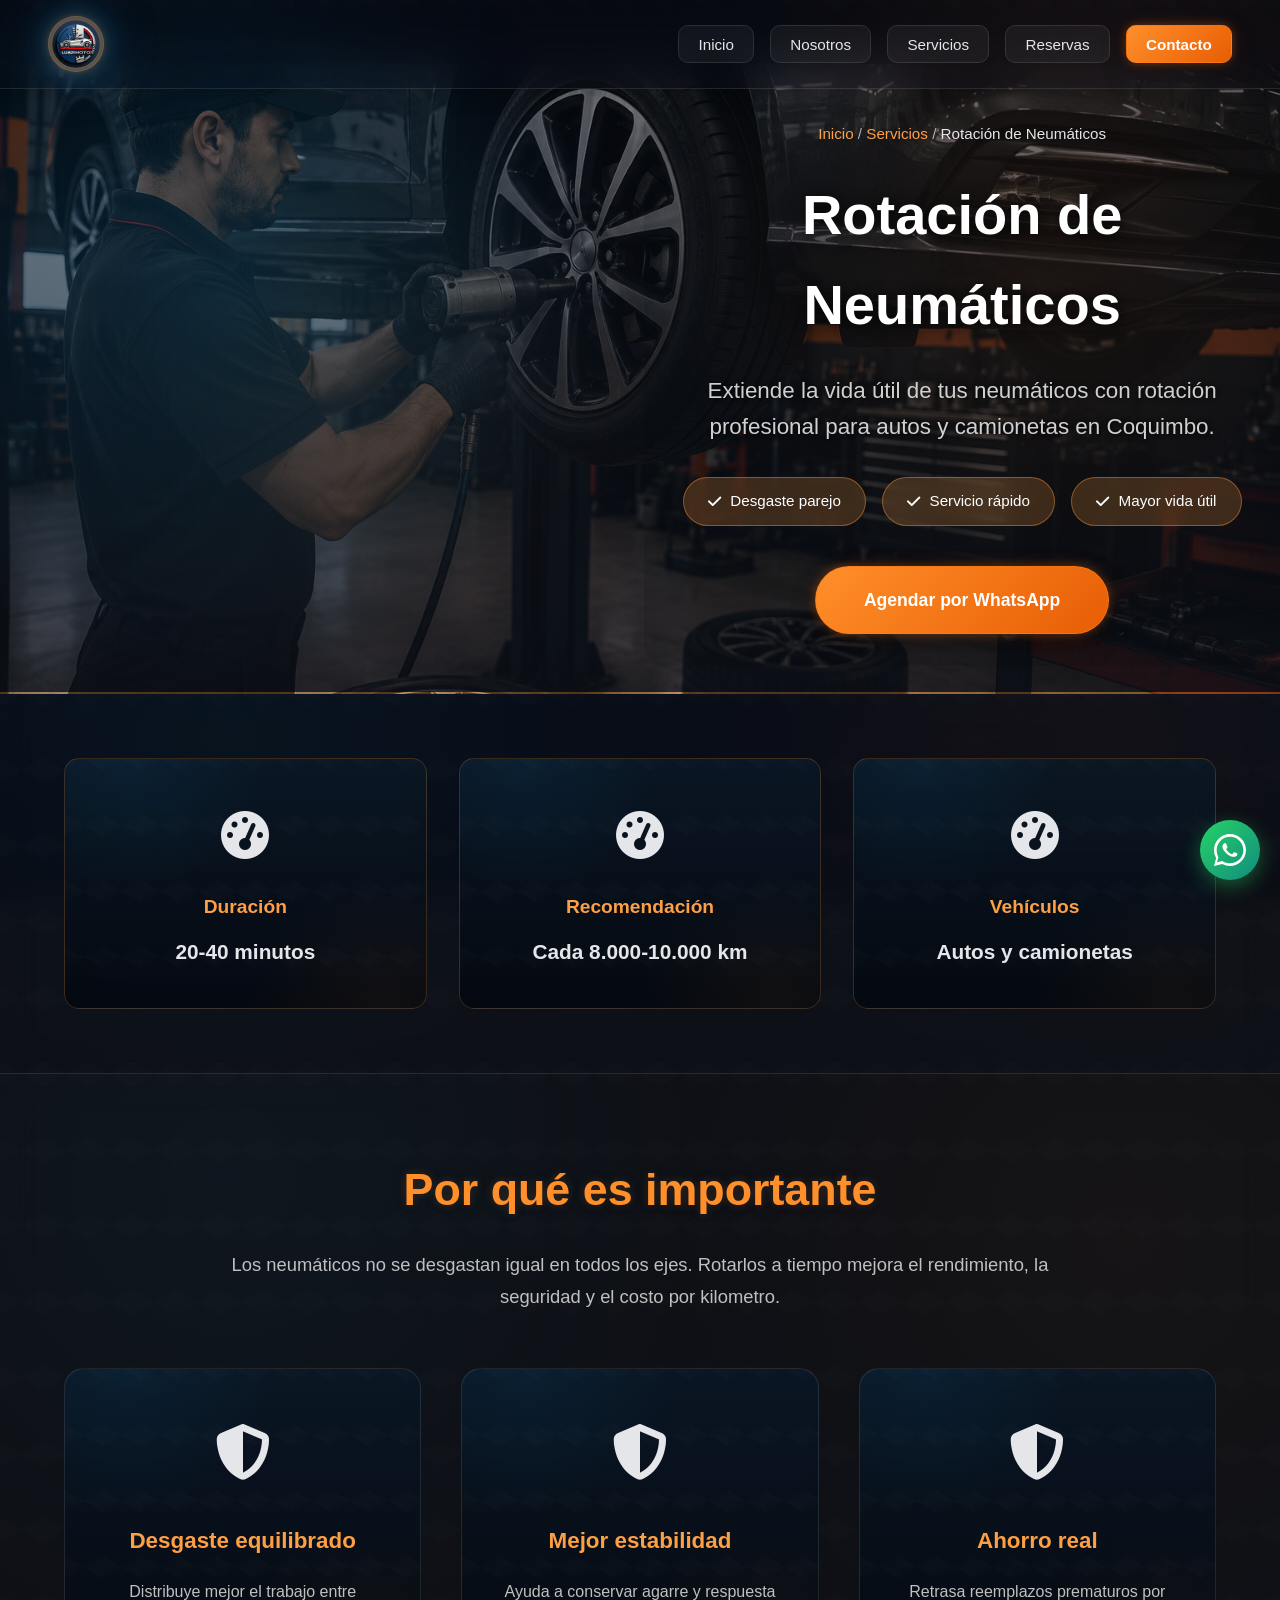
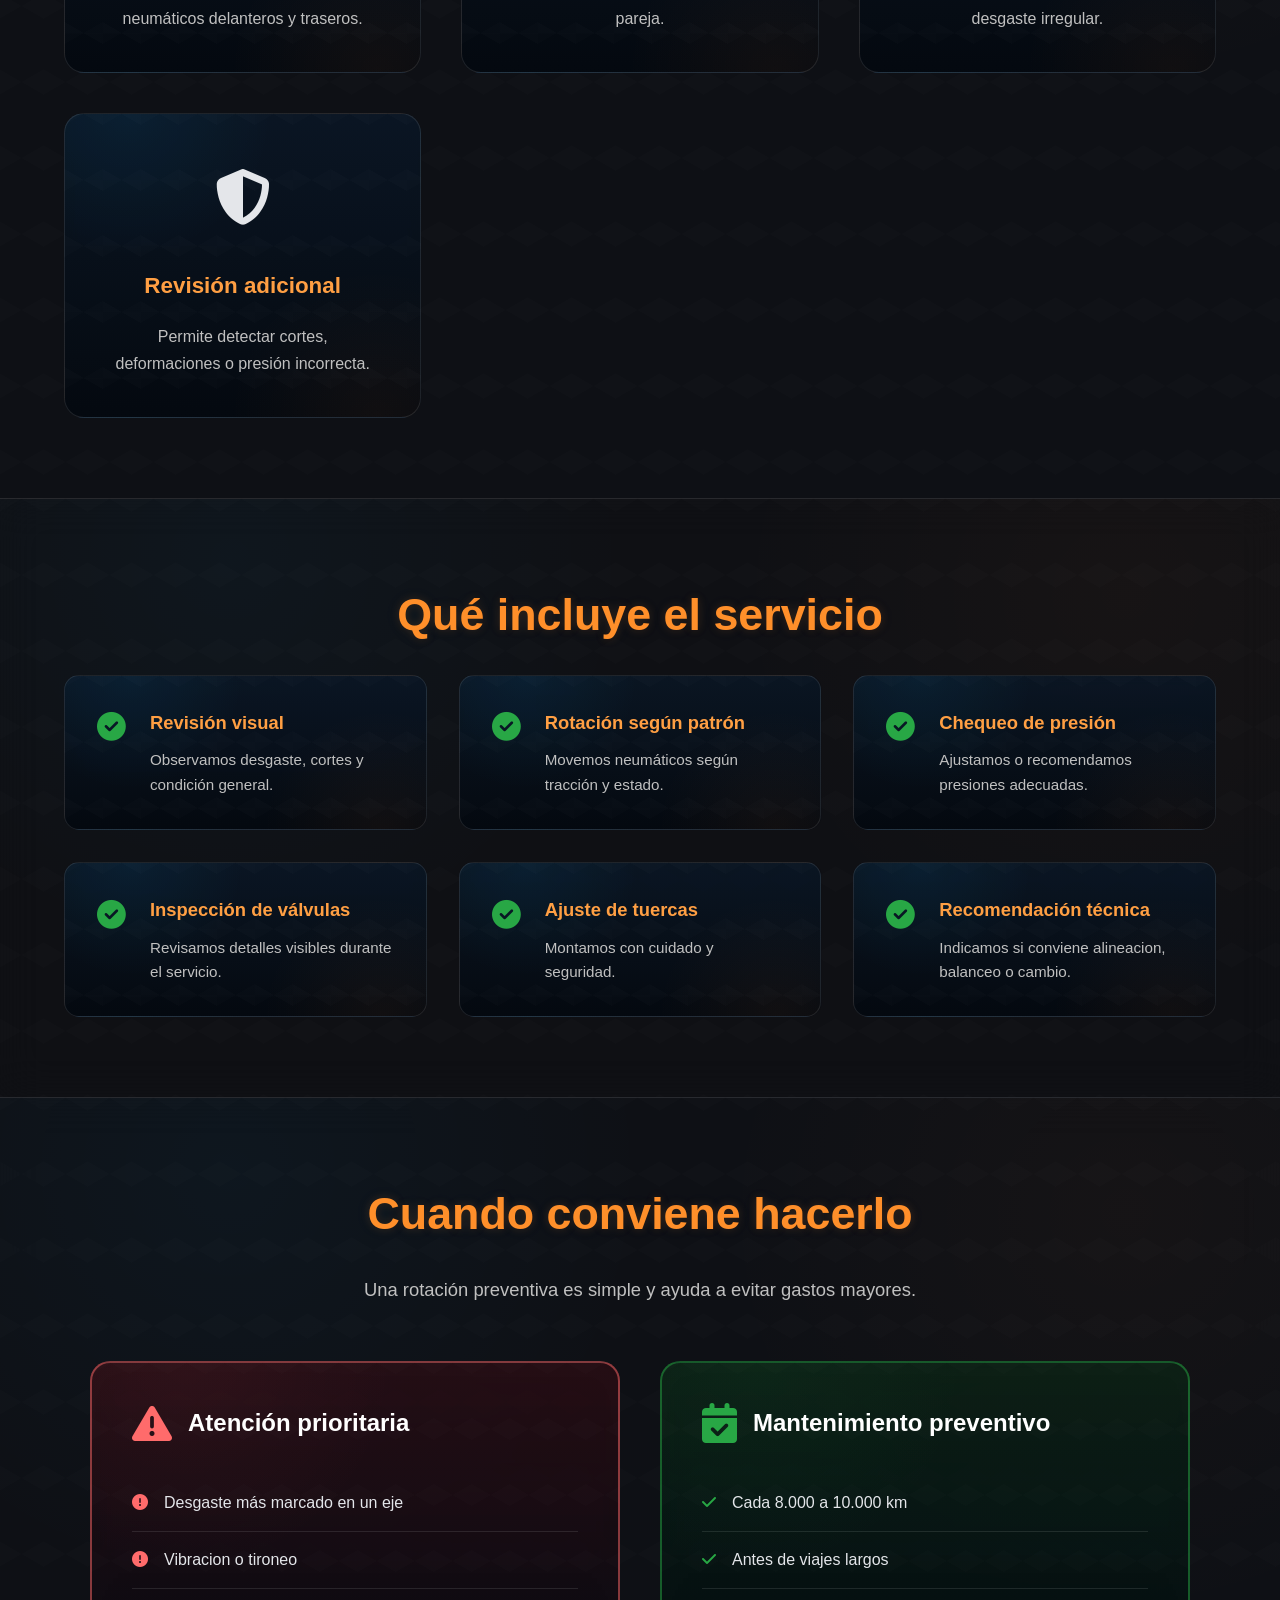
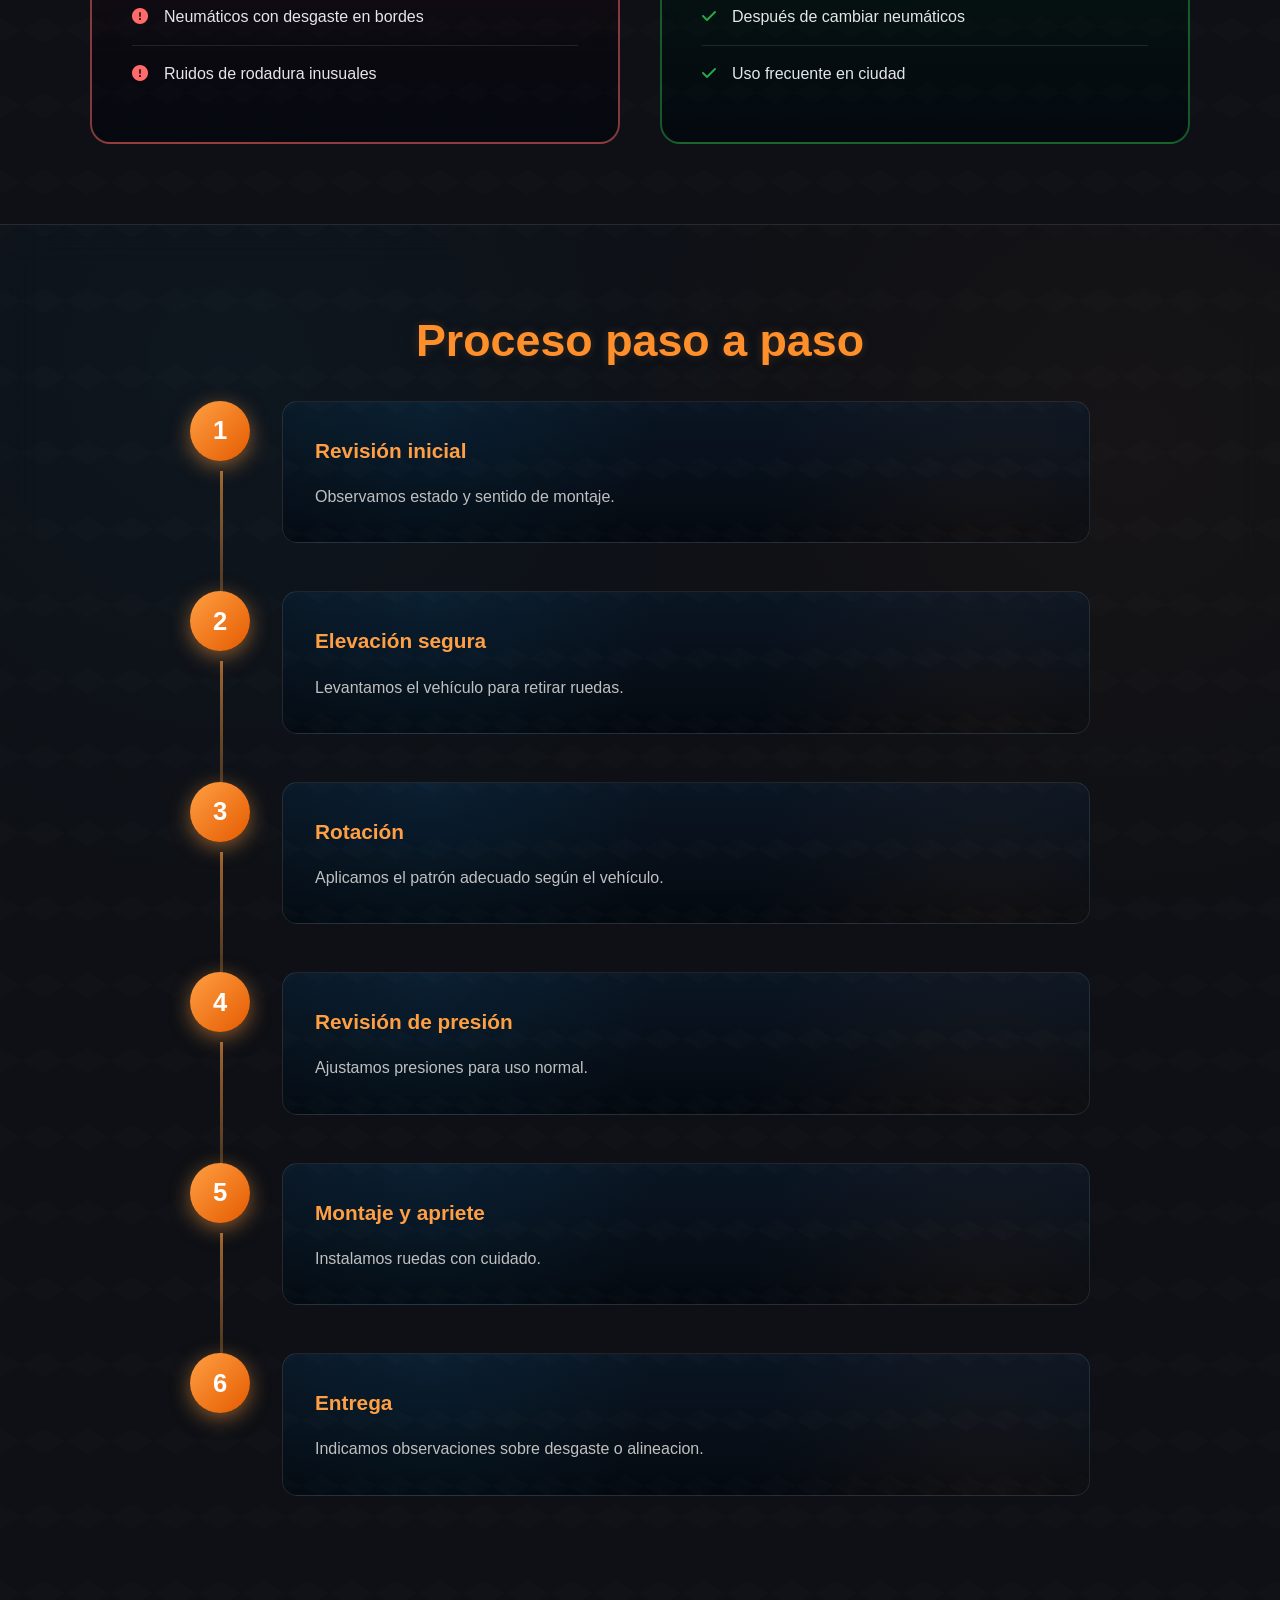
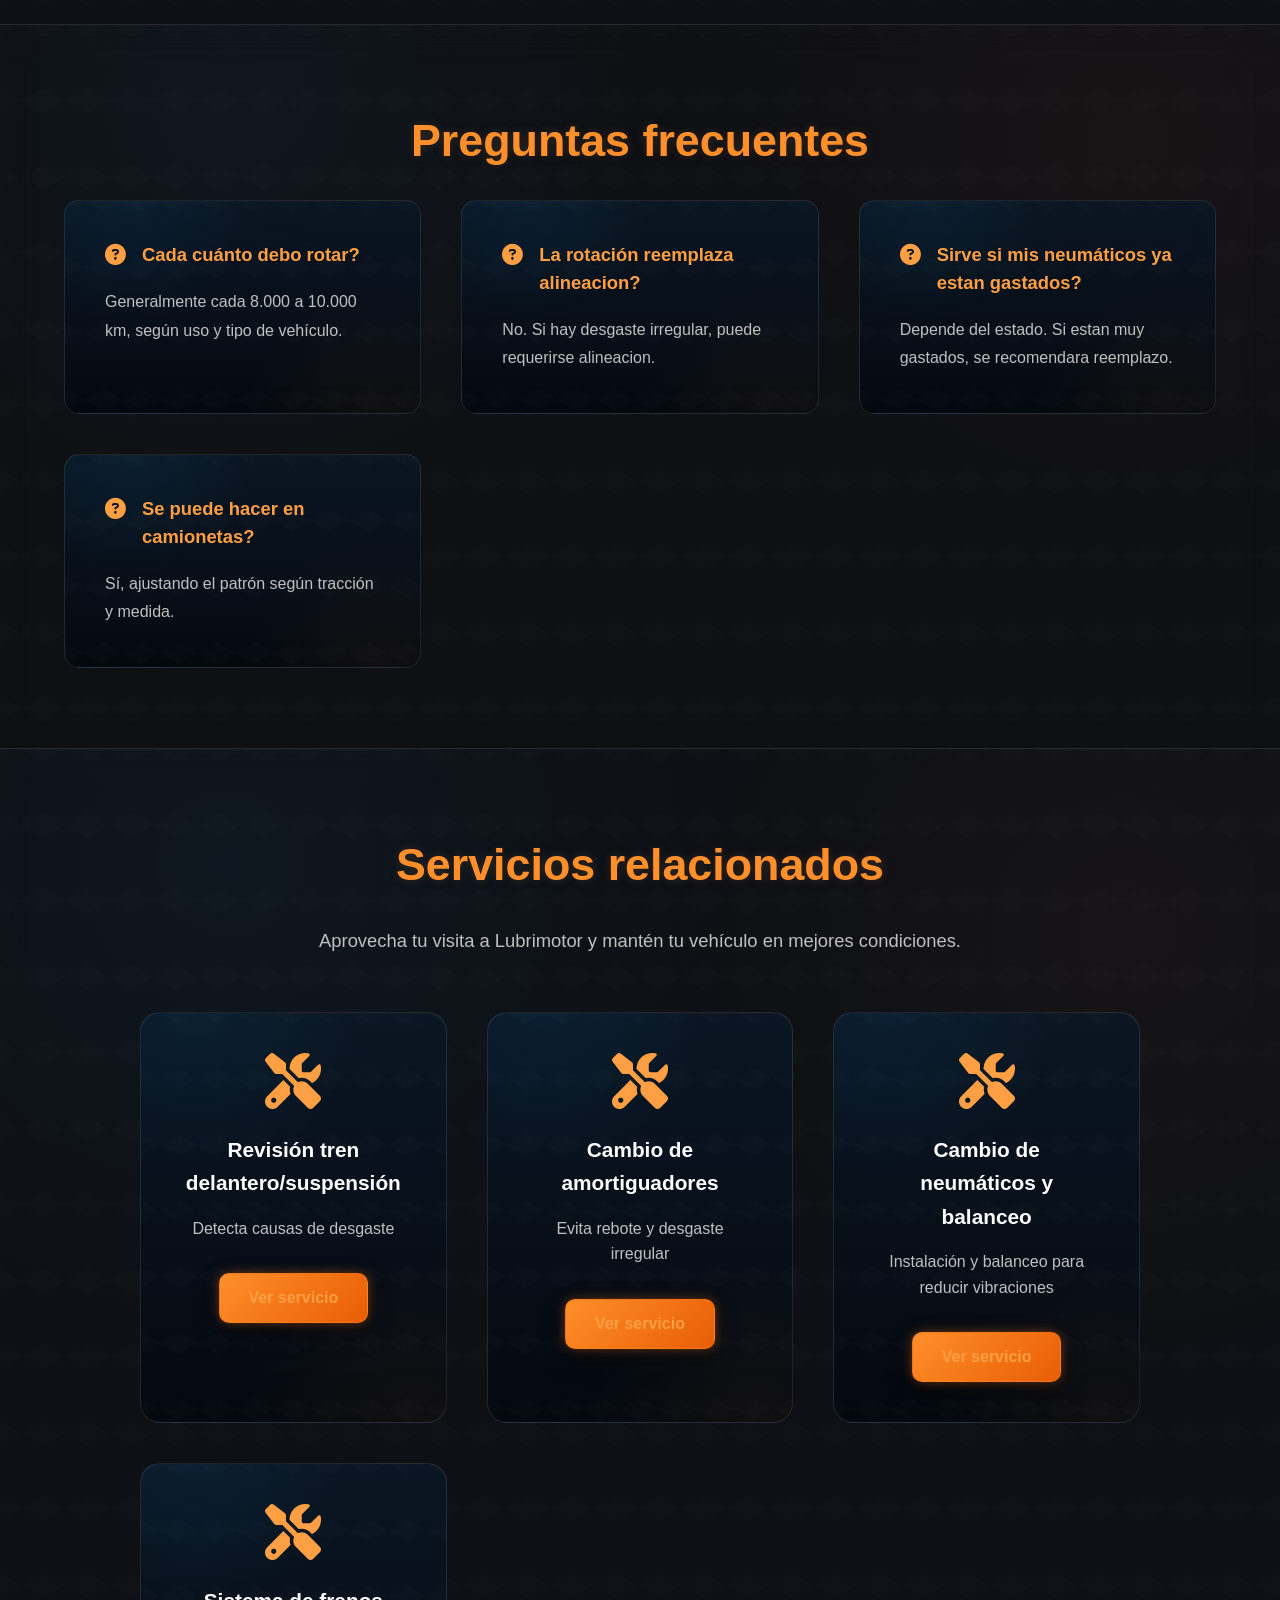
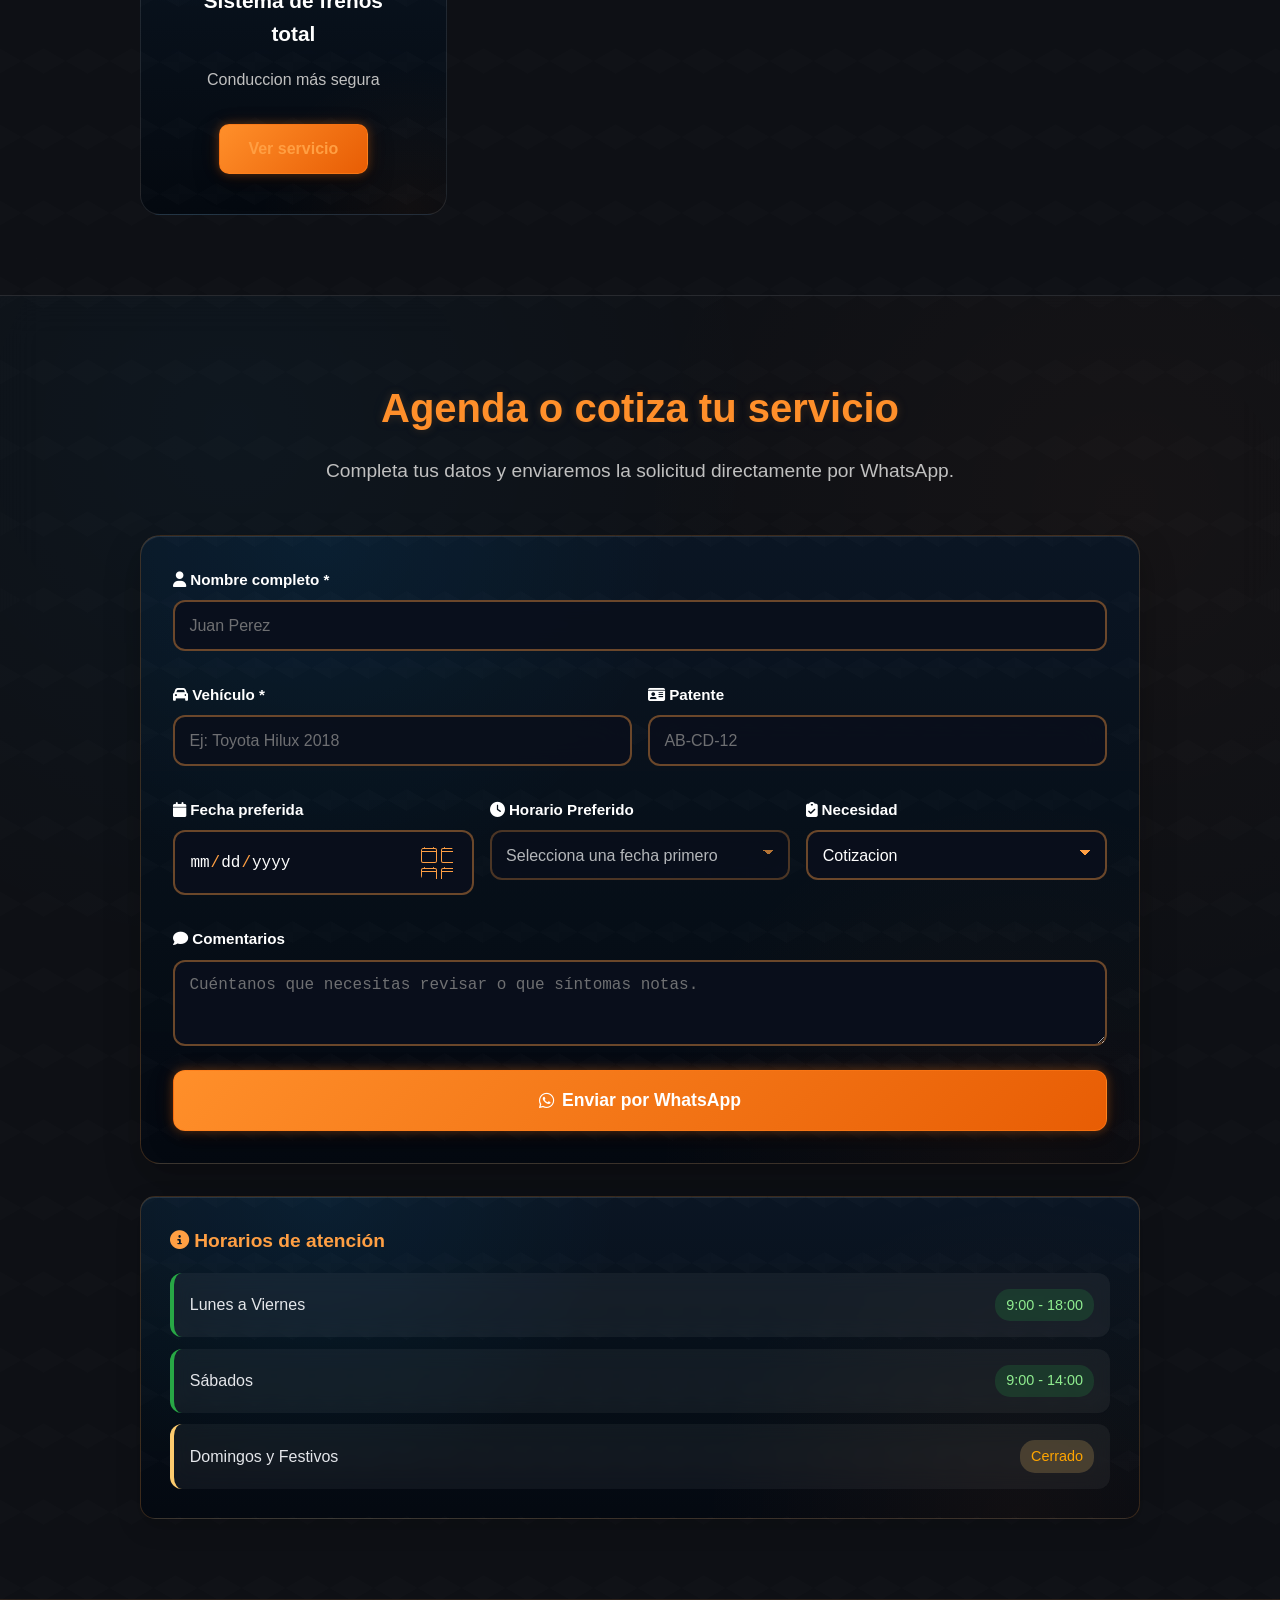
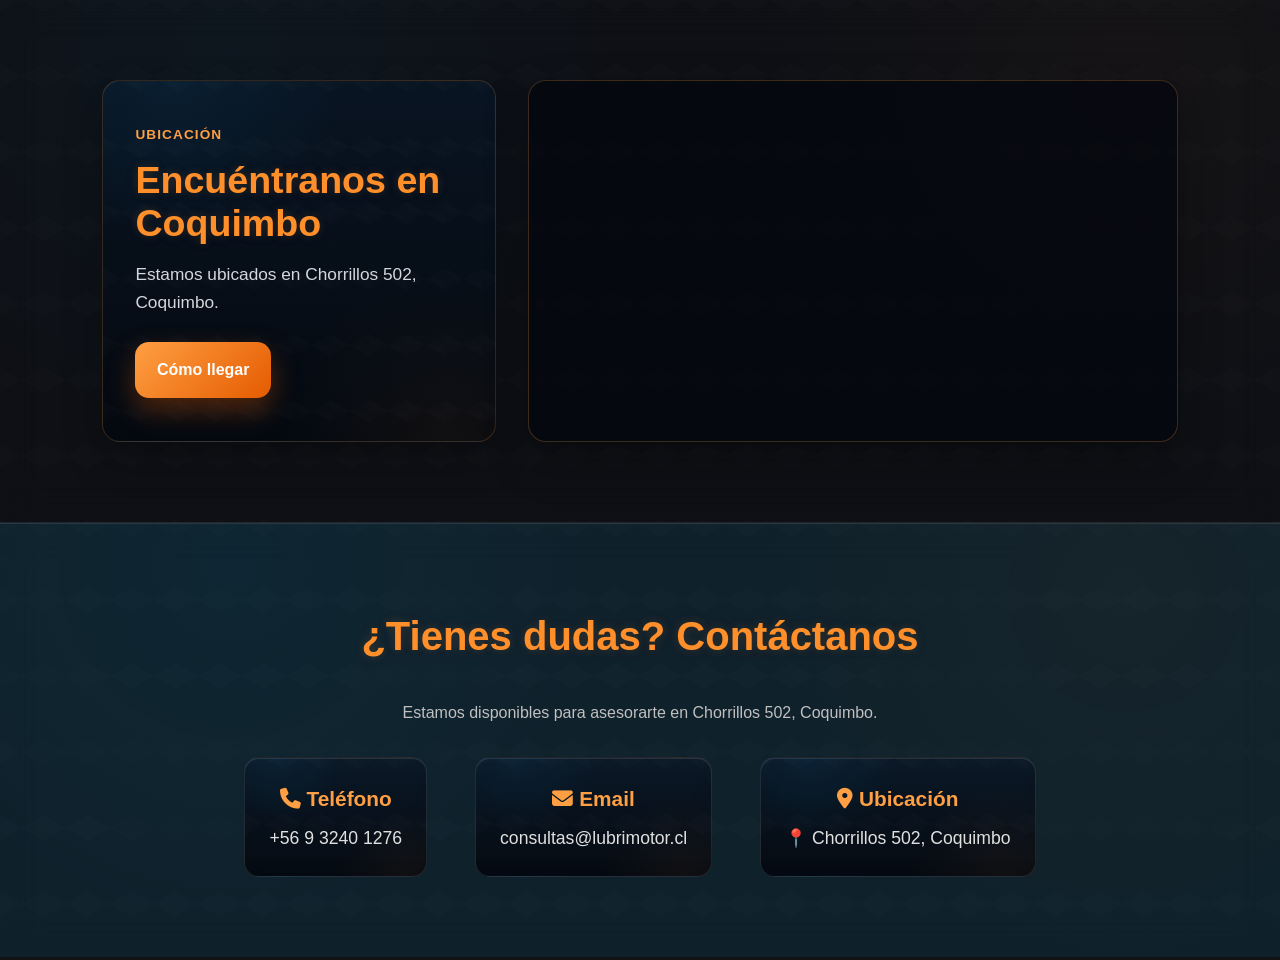
<file: paginas/servicio-rotacion-neumaticos.html>
﻿<!DOCTYPE html>
<html lang="es">
<head>
    <meta charset="UTF-8">
    <meta name="viewport" content="width=device-width, initial-scale=1.0">
    <title>Rotación de Neumáticos en Coquimbo | Lubrimotor</title>
    <meta name="description" content="Rotación de neumáticos en Chorrillos 502, Coquimbo para autos y camionetas. Ayuda a lograr desgaste parejo y mayor vida útil.">
    <link rel="stylesheet" href="../styles.css">
    <link rel="stylesheet" href="../styles-paginas/servicio-styles.css">
    <link rel="stylesheet" href="https://cdnjs.cloudflare.com/ajax/libs/font-awesome/6.4.0/css/all.min.css">
</head>
<body>
    <nav class="navbar" id="navbar">
        <div class="navbar-container">
            <div class="logo"><a href="../index.html" class="navbar-brand"><img src="../img/logo.jpg" alt="Lubrimotor servicios automotrices en Coquimbo" class="navbar-logo-text"></a></div>
            <div class="hamburger" id="hamburger"><span></span><span></span><span></span></div>
            <ul class="nav-menu" id="nav-menu">
                <li><a href="../index.html#inicio" class="nav-link">Inicio</a></li>
                <li><a href="../index.html#sobre-nosotros" class="nav-link">Nosotros</a></li>
                <li><a href="../index.html#servicios" class="nav-link">Servicios</a></li>
                <li><a href="../index.html#reservas" class="nav-link">Reservas</a></li>
                <li><a href="../index.html#contacto" class="nav-link btn-cta">Contacto</a></li>
            </ul>
        </div>
    </nav>

    <section class="service-hero" style="background: linear-gradient(rgba(10, 15, 28, 0.38), rgba(26, 31, 46, 0.58)), url('../img/rotaciondeneumaticosnueva.png') center/cover;">
        <div class="service-hero-overlay"></div>
        <div class="service-hero-content">
            <div class="breadcrumb"><a href="../index.html">Inicio</a> / <a href="../index.html#servicios">Servicios</a> / <span>Rotación de Neumáticos</span></div>
            <h1>Rotación de Neumáticos</h1>
            <p class="service-subtitle">Extiende la vida útil de tus neumáticos con rotación profesional para autos y camionetas en Coquimbo.</p>
            <div class="service-badges">
                <span class="badge"><i class="fas fa-check"></i> Desgaste parejo</span>
                <span class="badge"><i class="fas fa-check"></i> Servicio rápido</span>
                <span class="badge"><i class="fas fa-check"></i> Mayor vida útil</span>
            </div>
            <a href="#reservar" class="btn-hero-service">Agendar por WhatsApp</a>
        </div>
    </section>

    <section class="quick-info">
        <div class="container"><div class="quick-info-grid">
                <div class="quick-info-item"><div class="quick-icon"><i class="fas fa-gauge-high"></i></div><h3>Duración</h3><p>20-40 minutos</p></div>
                <div class="quick-info-item"><div class="quick-icon"><i class="fas fa-gauge-high"></i></div><h3>Recomendación</h3><p>Cada 8.000-10.000 km</p></div>
                <div class="quick-info-item"><div class="quick-icon"><i class="fas fa-gauge-high"></i></div><h3>Vehículos</h3><p>Autos y camionetas</p></div>
        </div></div>
    </section>

    <section class="service-importance">
        <div class="container">
            <h2>Por qué es importante</h2>
            <p class="section-intro">Los neumáticos no se desgastan igual en todos los ejes. Rotarlos a tiempo mejora el rendimiento, la seguridad y el costo por kilometro.</p>
            <div class="importance-grid">
                <div class="importance-card"><div class="importance-icon"><i class="fas fa-shield-alt"></i></div><h3>Desgaste equilibrado</h3><p>Distribuye mejor el trabajo entre neumáticos delanteros y traseros.</p></div>
                <div class="importance-card"><div class="importance-icon"><i class="fas fa-shield-alt"></i></div><h3>Mejor estabilidad</h3><p>Ayuda a conservar agarre y respuesta pareja.</p></div>
                <div class="importance-card"><div class="importance-icon"><i class="fas fa-shield-alt"></i></div><h3>Ahorro real</h3><p>Retrasa reemplazos prematuros por desgaste irregular.</p></div>
                <div class="importance-card"><div class="importance-icon"><i class="fas fa-shield-alt"></i></div><h3>Revisión adicional</h3><p>Permite detectar cortes, deformaciones o presión incorrecta.</p></div>
            </div>
        </div>
    </section>

    <section class="service-includes">
        <div class="container">
            <h2>Qué incluye el servicio</h2>
            <div class="includes-grid">
                <div class="include-item"><i class="fas fa-check-circle"></i><div><h4>Revisión visual</h4><p>Observamos desgaste, cortes y condición general.</p></div></div>
                <div class="include-item"><i class="fas fa-check-circle"></i><div><h4>Rotación según patrón</h4><p>Movemos neumáticos según tracción y estado.</p></div></div>
                <div class="include-item"><i class="fas fa-check-circle"></i><div><h4>Chequeo de presión</h4><p>Ajustamos o recomendamos presiones adecuadas.</p></div></div>
                <div class="include-item"><i class="fas fa-check-circle"></i><div><h4>Inspección de válvulas</h4><p>Revisamos detalles visibles durante el servicio.</p></div></div>
                <div class="include-item"><i class="fas fa-check-circle"></i><div><h4>Ajuste de tuercas</h4><p>Montamos con cuidado y seguridad.</p></div></div>
                <div class="include-item"><i class="fas fa-check-circle"></i><div><h4>Recomendación técnica</h4><p>Indicamos si conviene alineacion, balanceo o cambio.</p></div></div>
            </div>
        </div>
    </section>

    <section class="warning-signs">
        <div class="container">
            <h2>Cuando conviene hacerlo</h2>
            <p class="section-intro">Una rotación preventiva es simple y ayuda a evitar gastos mayores.</p>
            <div class="signs-grid">
                <div class="sign-card urgent">
                    <div class="sign-header"><i class="fas fa-exclamation-triangle"></i><h3>Atención prioritaria</h3></div>
                    <ul>
                        <li><i class="fas fa-exclamation-circle"></i> Desgaste más marcado en un eje</li>
                        <li><i class="fas fa-exclamation-circle"></i> Vibracion o tironeo</li>
                        <li><i class="fas fa-exclamation-circle"></i> Neumáticos con desgaste en bordes</li>
                        <li><i class="fas fa-exclamation-circle"></i> Ruidos de rodadura inusuales</li>
                    </ul>
                </div>
                <div class="sign-card preventive">
                    <div class="sign-header"><i class="fas fa-calendar-check"></i><h3>Mantenimiento preventivo</h3></div>
                    <ul>
                        <li><i class="fas fa-check"></i> Cada 8.000 a 10.000 km</li>
                        <li><i class="fas fa-check"></i> Antes de viajes largos</li>
                        <li><i class="fas fa-check"></i> Después de cambiar neumáticos</li>
                        <li><i class="fas fa-check"></i> Uso frecuente en ciudad</li>
                    </ul>
                </div>
            </div>
        </div>
    </section>

    <section class="service-process">
        <div class="container">
            <h2>Proceso paso a paso</h2>
            <div class="process-timeline">
                <div class="process-step"><div class="step-number">1</div><div class="step-content"><h3>Revisión inicial</h3><p>Observamos estado y sentido de montaje.</p></div></div>
                <div class="process-step"><div class="step-number">2</div><div class="step-content"><h3>Elevación segura</h3><p>Levantamos el vehículo para retirar ruedas.</p></div></div>
                <div class="process-step"><div class="step-number">3</div><div class="step-content"><h3>Rotación</h3><p>Aplicamos el patrón adecuado según el vehículo.</p></div></div>
                <div class="process-step"><div class="step-number">4</div><div class="step-content"><h3>Revisión de presión</h3><p>Ajustamos presiones para uso normal.</p></div></div>
                <div class="process-step"><div class="step-number">5</div><div class="step-content"><h3>Montaje y apriete</h3><p>Instalamos ruedas con cuidado.</p></div></div>
                <div class="process-step"><div class="step-number">6</div><div class="step-content"><h3>Entrega</h3><p>Indicamos observaciones sobre desgaste o alineacion.</p></div></div>
            </div>
        </div>
    </section>

    <section class="faq-section">
        <div class="container">
            <h2>Preguntas frecuentes</h2>
            <div class="faq-grid">
                <div class="faq-item"><h3><i class="fas fa-question-circle"></i> Cada cuánto debo rotar?</h3><p>Generalmente cada 8.000 a 10.000 km, según uso y tipo de vehículo.</p></div>
                <div class="faq-item"><h3><i class="fas fa-question-circle"></i> La rotación reemplaza alineacion?</h3><p>No. Si hay desgaste irregular, puede requerirse alineacion.</p></div>
                <div class="faq-item"><h3><i class="fas fa-question-circle"></i> Sirve si mis neumáticos ya estan gastados?</h3><p>Depende del estado. Si estan muy gastados, se recomendara reemplazo.</p></div>
                <div class="faq-item"><h3><i class="fas fa-question-circle"></i> Se puede hacer en camionetas?</h3><p>Sí, ajustando el patrón según tracción y medida.</p></div>
            </div>
        </div>
    </section>

    <section class="related-services">
        <div class="container">
            <h2>Servicios relacionados</h2>
            <p class="section-intro">Aprovecha tu visita a Lubrimotor y mantén tu vehículo en mejores condiciones.</p>
            <div class="related-grid">
                <div class="related-card"><i class="fas fa-tools"></i><h3>Revisión tren delantero/suspensión</h3><p>Detecta causas de desgaste</p><a href="servicio-tren-delantero-suspension.html" class="btn-related">Ver servicio</a></div>
                <div class="related-card"><i class="fas fa-tools"></i><h3>Cambio de amortiguadores</h3><p>Evita rebote y desgaste irregular</p><a href="servicio-cambio-amortiguadores.html" class="btn-related">Ver servicio</a></div>
                <div class="related-card"><i class="fas fa-tools"></i><h3>Cambio de neumáticos y balanceo</h3><p>Instalación y balanceo para reducir vibraciones</p><a href="servicio-cambio-neumaticos-balanceo.html" class="btn-related">Ver servicio</a></div>
                <div class="related-card"><i class="fas fa-tools"></i><h3>Sistema de frenos total</h3><p>Conduccion más segura</p><a href="servicio-sistema-frenos.html" class="btn-related">Ver servicio</a></div>
            </div>
        </div>
    </section>

    <section class="citas-online" id="reservar">
        <div class="container">
            <h2>Agenda o cotiza tu servicio</h2>
            <p>Completa tus datos y enviaremos la solicitud directamente por WhatsApp.</p>
            <form class="formulario-citas service-whatsapp-form" data-service="Rotación de Neumáticos">
                <div class="form-row">
                    <div class="form-group"><label for="nombre"><i class="fas fa-user"></i> Nombre completo *</label><input type="text" id="nombre" name="nombre" required placeholder="Juan Perez"></div>
                </div>
                <div class="form-row">
                    <div class="form-group"><label for="vehiculo"><i class="fas fa-car"></i> Vehículo *</label><input type="text" id="vehiculo" name="vehiculo" required placeholder="Ej: Toyota Hilux 2018"></div>
                    <div class="form-group"><label for="patente"><i class="fas fa-id-card"></i> Patente</label><input type="text" id="patente" name="patente" placeholder="AB-CD-12" style="text-transform: uppercase;"></div>
                </div>
                <div class="form-row">
                    <div class="form-group"><label for="fecha"><i class="fas fa-calendar"></i> Fecha preferida</label><input type="date" id="fecha" name="fecha"></div>
                    <div class="form-group"><label for="hora"><i class="fas fa-clock"></i> Horario Preferido</label><select id="hora" name="hora" required><option value="">Selecciona una fecha primero</option></select></div>
                    <div class="form-group"><label for="urgencia"><i class="fas fa-clipboard-check"></i> Necesidad</label><select id="urgencia" name="urgencia"><option value="Cotizacion">Cotizacion</option><option value="Agendar hora">Agendar hora</option><option value="Tengo una falla o sintoma">Tengo una falla o sintoma</option><option value="Necesito asesoria">Necesito asesoria</option></select></div>
                </div>
                <div class="form-group"><label for="comentarios"><i class="fas fa-comment"></i> Comentarios</label><textarea id="comentarios" name="comentarios" rows="3" placeholder="Cuéntanos que necesitas revisar o que síntomas notas."></textarea></div>
                <button type="submit" class="btn-reservar"><i class="fab fa-whatsapp"></i> Enviar por WhatsApp</button>
            </form>
            <div class="disponibilidad">
                <h3><i class="fas fa-info-circle"></i> Horarios de atención</h3>
                <div class="horarios-disponibles">
                    <div class="horario-item disponible"><span>Lunes a Viernes</span><span class="status">9:00 - 18:00</span></div>
                    <div class="horario-item disponible"><span>Sábados</span><span class="status">9:00 - 14:00</span></div>
                    <div class="horario-item ocupado"><span>Domingos y Festivos</span><span class="status">Cerrado</span></div>
                </div>
            </div>
        </div>
    </section>

    <section class="ubicacion" id="ubicacion">
        <div class="ubicacion-container">
            <div class="ubicacion-content">
                <span class="ubicacion-label">Ubicación</span>
                <h2>Encuéntranos en Coquimbo</h2>
                <p>Estamos ubicados en Chorrillos 502, Coquimbo.</p>
                <a href="https://www.google.com/maps/place/LubriMotor/@-29.9668901,-71.3257162,19z/data=!4m6!3m5!1s0x9691c9198085ee0f:0xff0e93da027ea741!8m2!3d-29.9670055!4d-71.3257167!16s%2Fg%2F11ggm9349y?entry=ttu&g_ep=EgoyMDI2MDUyNy4wIKXMDSoASAFQAw%3D%3D" target="_blank" rel="noopener" class="btn-maps">Cómo llegar</a>
            </div>
            <div class="mapa-ubicacion" aria-label="Mapa de LubriMotor en Chorrillos 502, Coquimbo">
                <iframe src="https://www.google.com/maps?q=LubriMotor%20Chorrillos%20502%20Coquimbo&output=embed" width="600" height="450" style="border:0;" allowfullscreen="" loading="lazy" referrerpolicy="no-referrer-when-downgrade" title="Mapa de LubriMotor en Chorrillos 502, Coquimbo"></iframe>
            </div>
        </div>
    </section>

    <section class="contacto">
        <h2>¿Tienes dudas? Contáctanos</h2>
        <p>Estamos disponibles para asesorarte en Chorrillos 502, Coquimbo.</p>
        <div class="contacto-info">
            <div class="contacto-item"><h3><i class="fas fa-phone"></i> Teléfono</h3><p>+56 9 3240 1276</p></div>
            <div class="contacto-item"><h3><i class="fas fa-envelope"></i> Email</h3><p>consultas@lubrimotor.cl</p></div>
            <div class="contacto-item"><h3><i class="fas fa-map-marker-alt"></i> Ubicación</h3><p><a href="https://www.google.com/maps/place/LubriMotor/@-29.9668901,-71.3257162,19z/data=!4m6!3m5!1s0x9691c9198085ee0f:0xff0e93da027ea741!8m2!3d-29.9670055!4d-71.3257167!16s%2Fg%2F11ggm9349y?entry=ttu&g_ep=EgoyMDI2MDUyNy4wIKXMDSoASAFQAw%3D%3D" target="_blank" rel="noopener">📍 Chorrillos 502, Coquimbo</a></p></div>
        </div>
    </section>

    <div class="whatsapp-widget">
        <div class="whatsapp-button" onclick="window.open('https://wa.me/56932401276?text=Hola,%20quiero%20informacion%20sobre%20rotacion de neumaticos', '_blank')">
            <svg width="32" height="32" viewBox="0 0 32 32" fill="white"><path d="M16 0C7.164 0 0 7.164 0 16c0 2.8.736 5.568 2.136 8.016L0 32l8.232-2.112A15.936 15.936 0 0016 32c8.836 0 16-7.164 16-16S24.836 0 16 0zm0 29.344c-2.592 0-5.088-.752-7.2-2.112l-.512-.304-5.28 1.36 1.392-5.088-.336-.528A13.248 13.248 0 012.656 16c0-7.36 5.984-13.344 13.344-13.344S29.344 8.64 29.344 16 23.36 29.344 16 29.344zm7.2-9.856c-.384-.192-2.288-1.12-2.64-1.248-.352-.128-.608-.192-.864.192-.256.384-1.024 1.248-1.248 1.504-.224.256-.448.288-.832.096-.384-.192-1.632-.592-3.104-1.888-1.152-1.008-1.92-2.256-2.144-2.64-.224-.384-.016-.592.176-.784.16-.16.384-.448.576-.672.192-.224.256-.384.384-.64.128-.256.064-.48-.032-.672-.096-.192-.864-2.08-1.184-2.848-.32-.752-.64-.64-.864-.64h-.736c-.256 0-.672.096-.992.48-.32.384-1.248 1.216-1.248 2.976s1.28 3.456 1.472 3.712c.192.256 2.56 3.904 6.208 5.472.864.384 1.536.608 2.064.768.864.272 1.664.224 2.288.128.704-.096 2.288-.928 2.608-1.824.32-.896.32-1.664.224-1.824-.096-.16-.352-.256-.736-.448z"/></svg>
        </div>
    </div>

    <div class="mobile-service-reserva-bar" aria-label="Reserva rápida">
        <span>Agenda tu servicio</span>
        <a href="#reservar">Reservar</a>
    </div>

    <script src="../script.js"></script>
    <script>
        document.querySelector('.service-whatsapp-form').addEventListener('submit', function(e) {
            e.preventDefault();
            const form = e.currentTarget;
            const servicio = form.dataset.service;
            const nombre = document.getElementById('nombre').value;
            const vehiculo = document.getElementById('vehiculo').value;
            const patente = document.getElementById('patente').value.toUpperCase();
            const fecha = document.getElementById('fecha').value;
            const hora = document.getElementById('hora') ? document.getElementById('hora').value : '';
            const urgencia = document.getElementById('urgencia').value;
            const comentarios = document.getElementById('comentarios').value;
            let mensaje = '*SOLICITUD: ' + servicio.toUpperCase() + '*%0A%0A';
            mensaje += '*Nombre:* ' + nombre + '%0A';
            mensaje += '*Vehículo:* ' + vehiculo + '%0A';
            if (patente) mensaje += '*Patente:* ' + patente + '%0A';
            if (fecha) mensaje += '*Fecha preferida:* ' + fecha + '%0A';
            if (hora) mensaje += '*Horario preferido:* ' + hora + '%0A';
            mensaje += '*Necesidad:* ' + urgencia + '%0A';
            if (comentarios) mensaje += '*Comentarios:* ' + comentarios + '%0A';
            mensaje += '%0A_Mensaje enviado desde lubrimotor.cl_';
            window.open('https://wa.me/56932401276?text=' + mensaje, '_blank');
        });
        document.getElementById('patente').addEventListener('input', function() {
            this.value = this.value.toUpperCase();
        });
    </script>
</body>
</html>
</file>
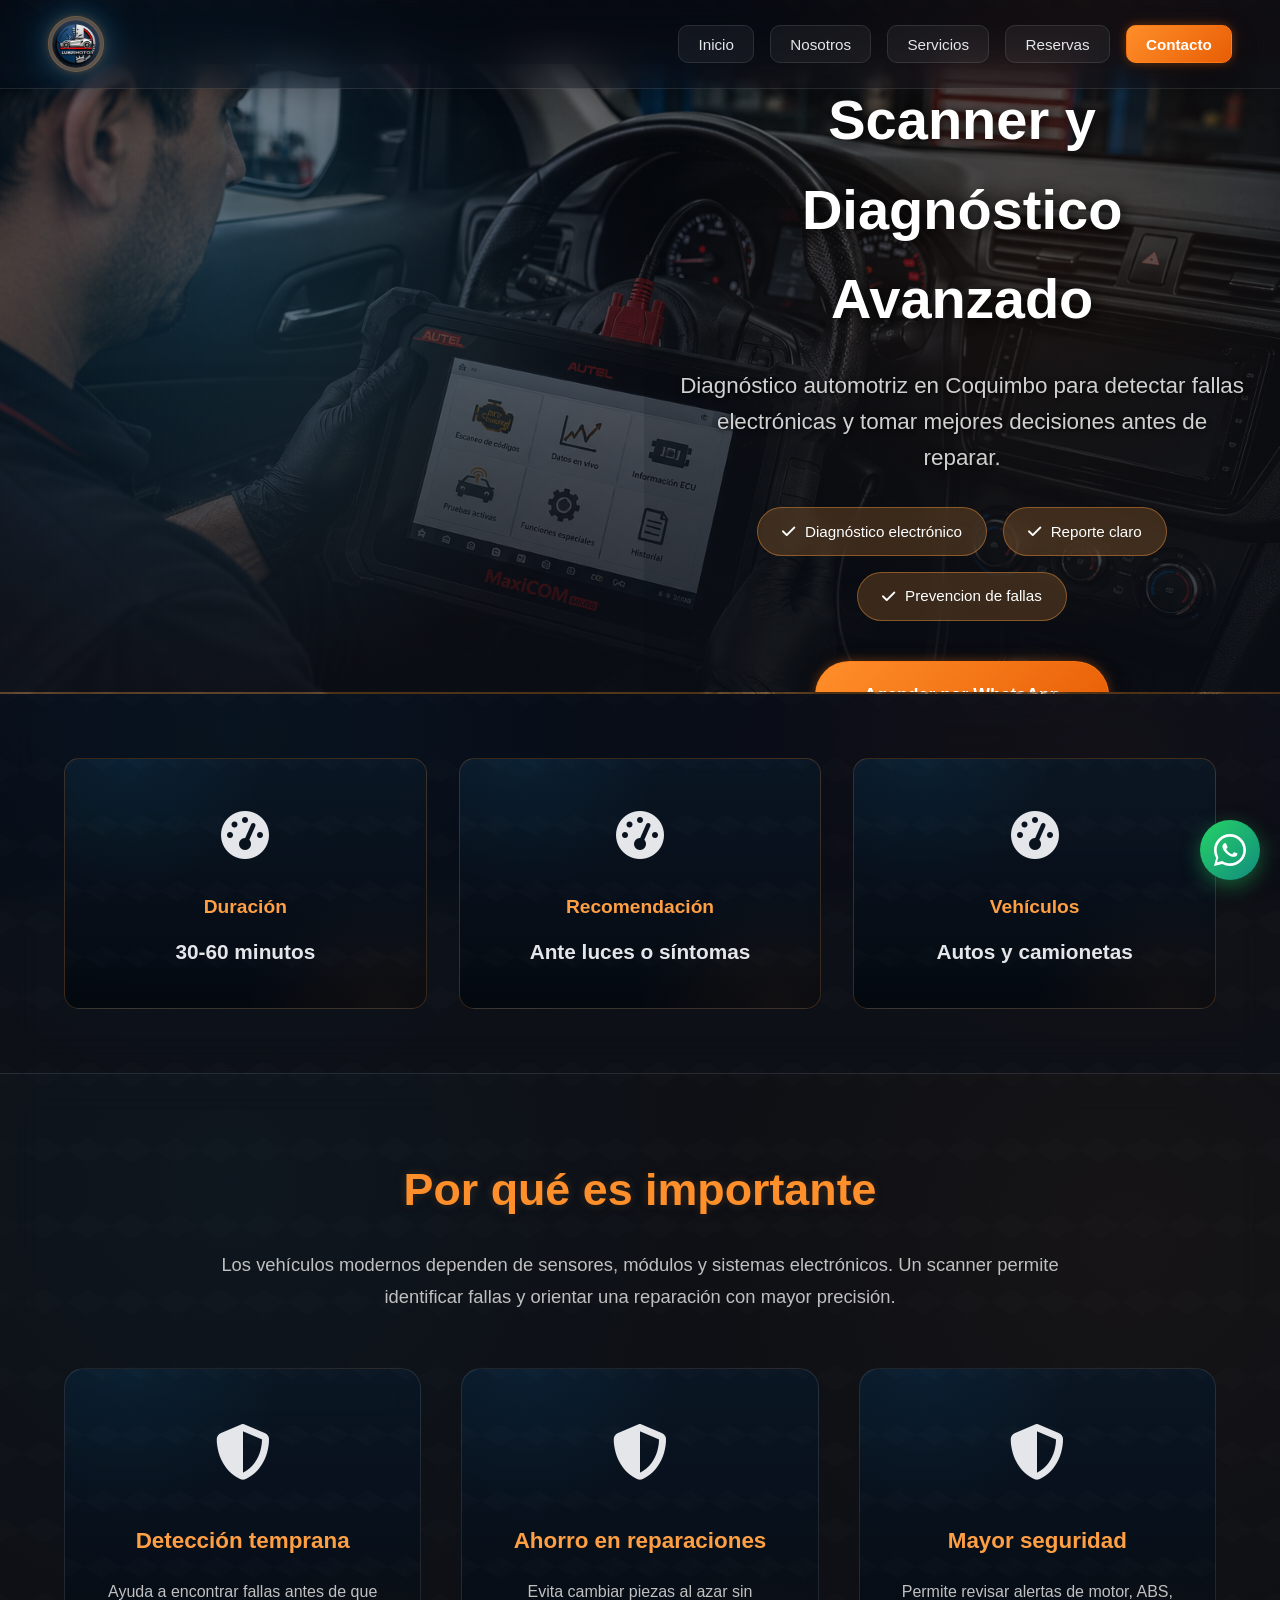
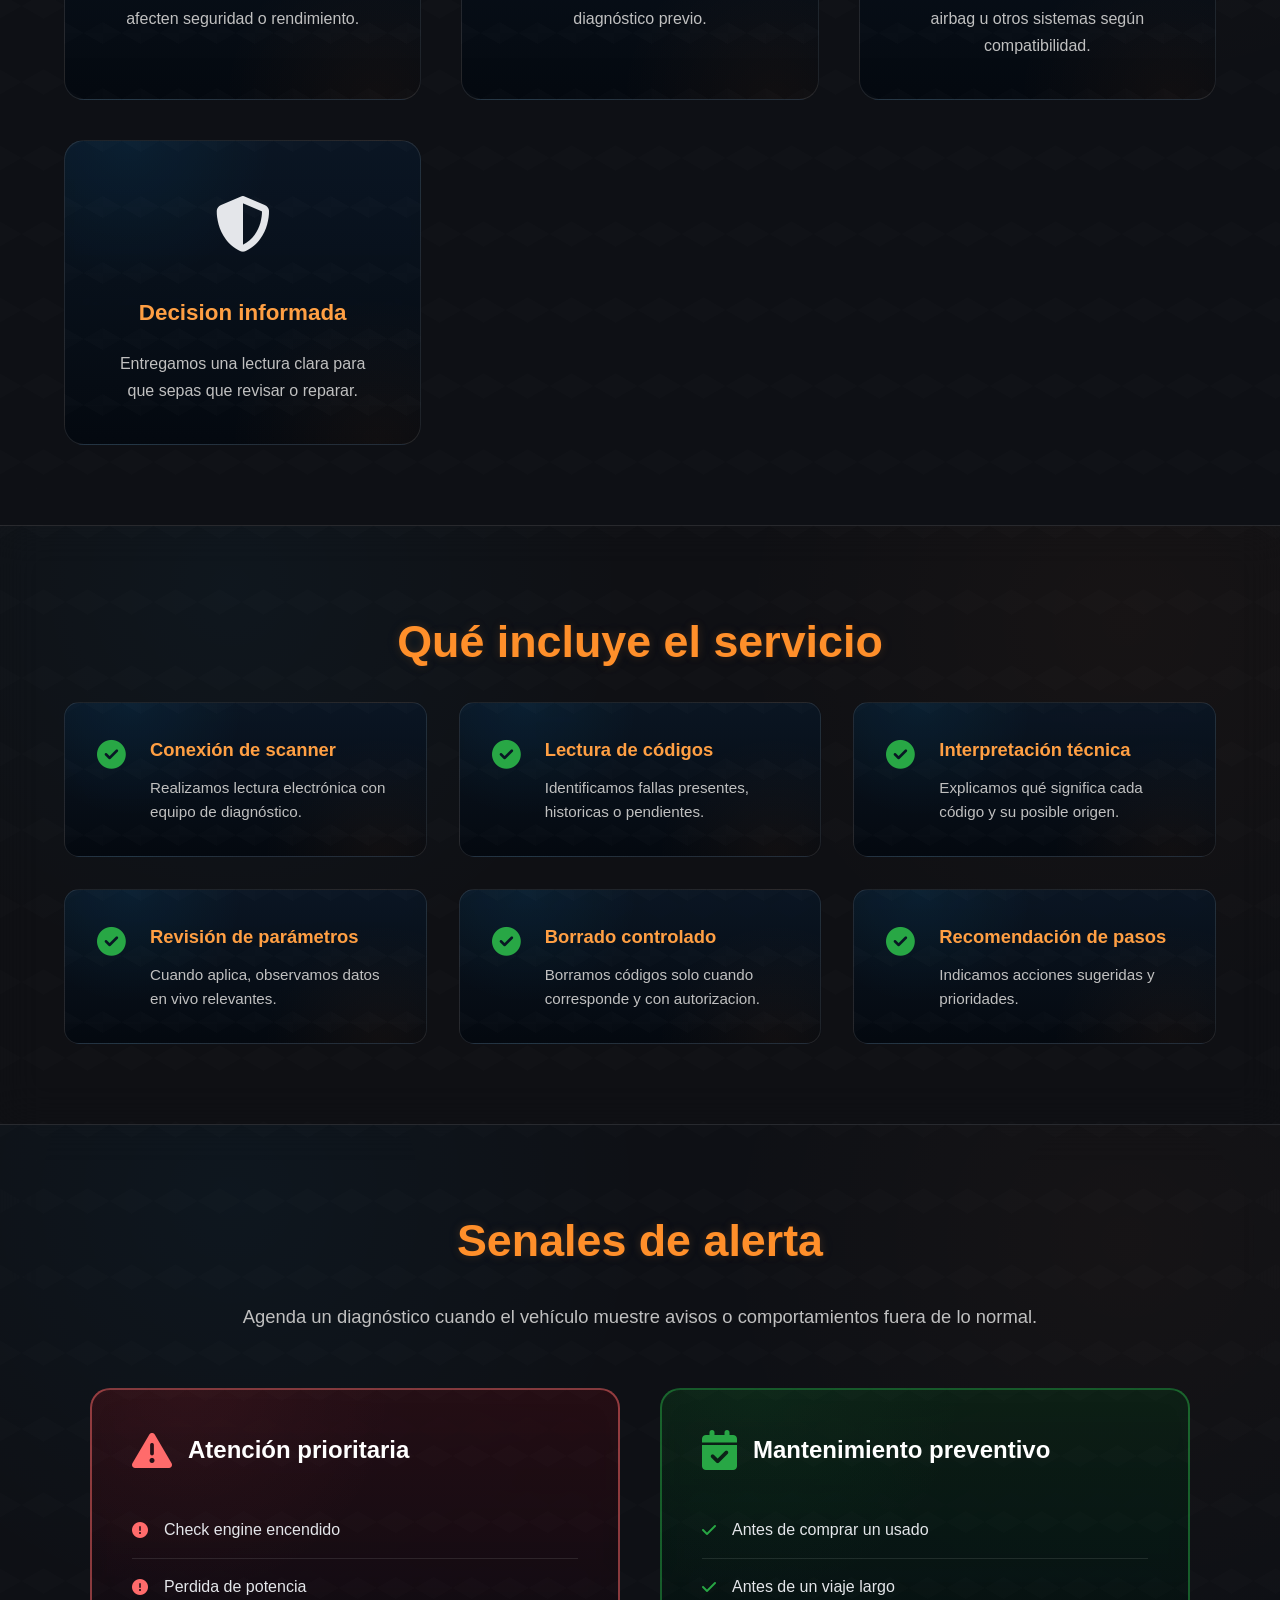
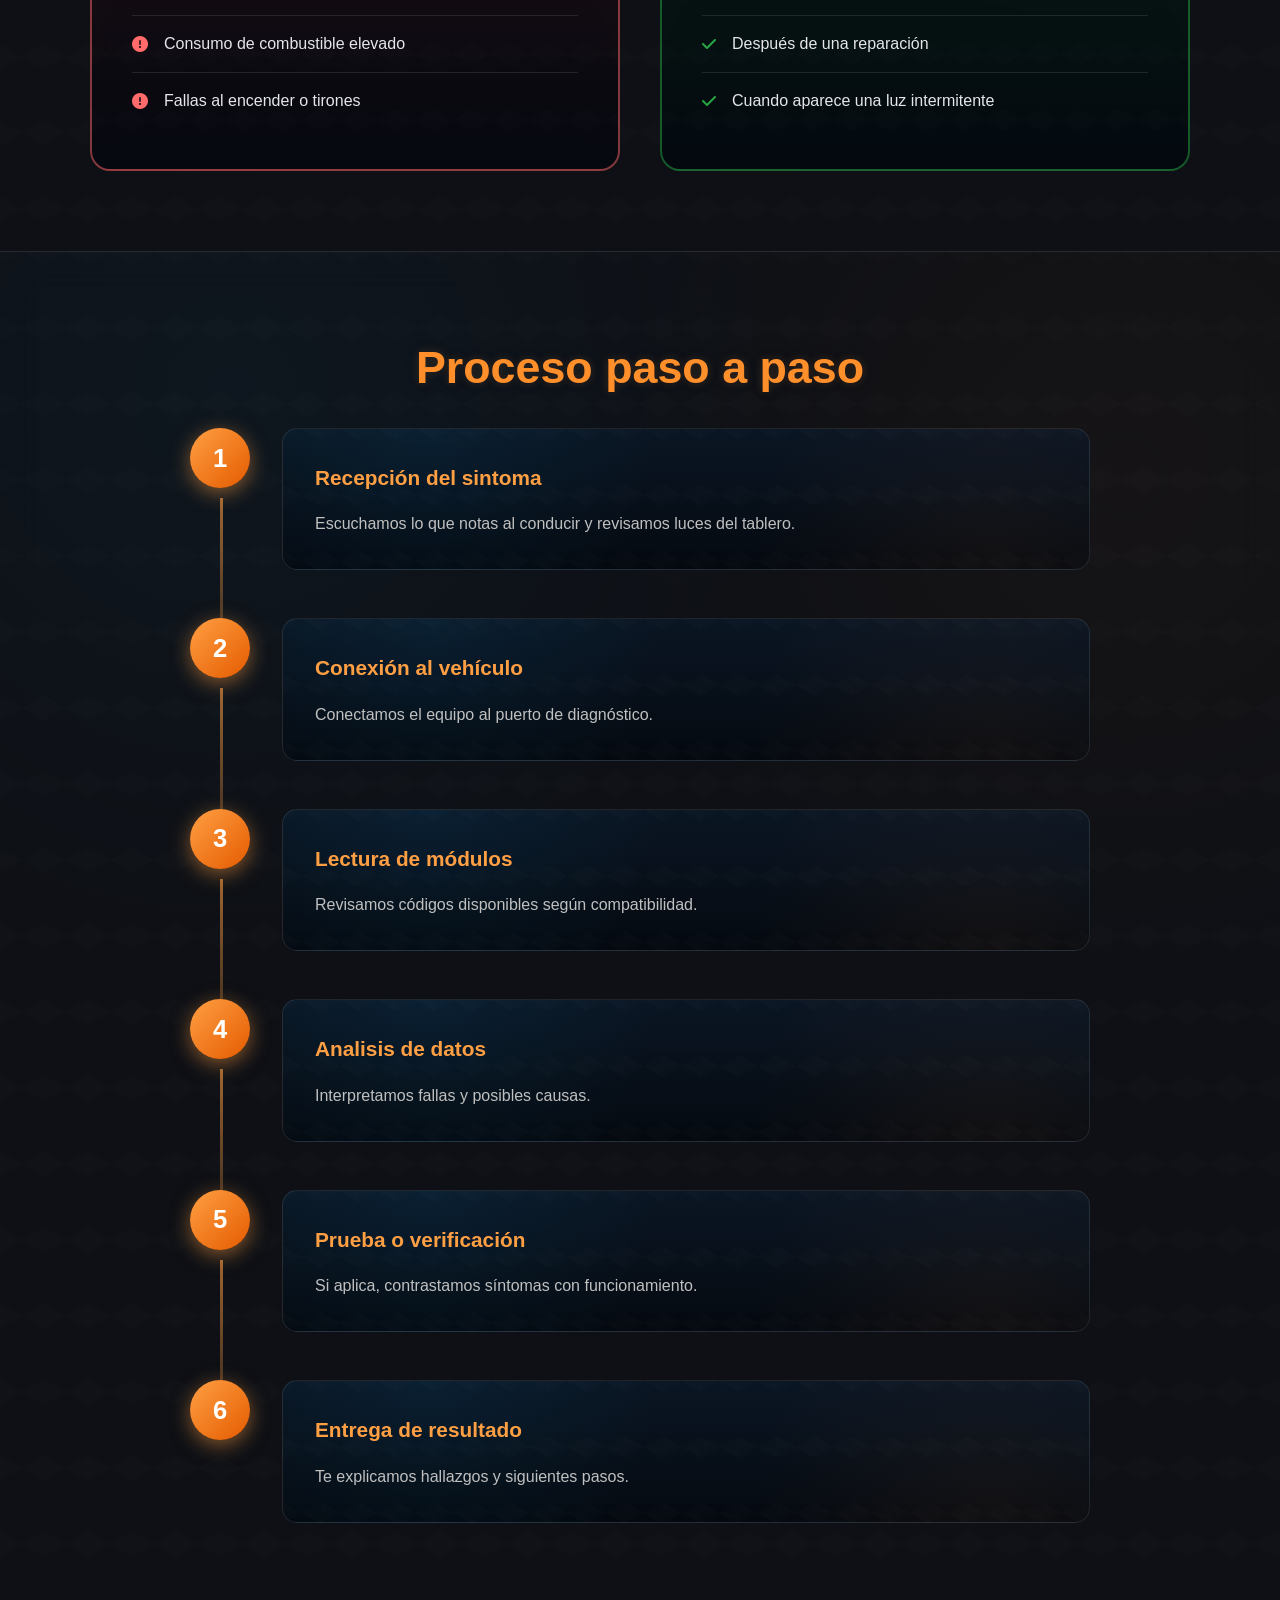
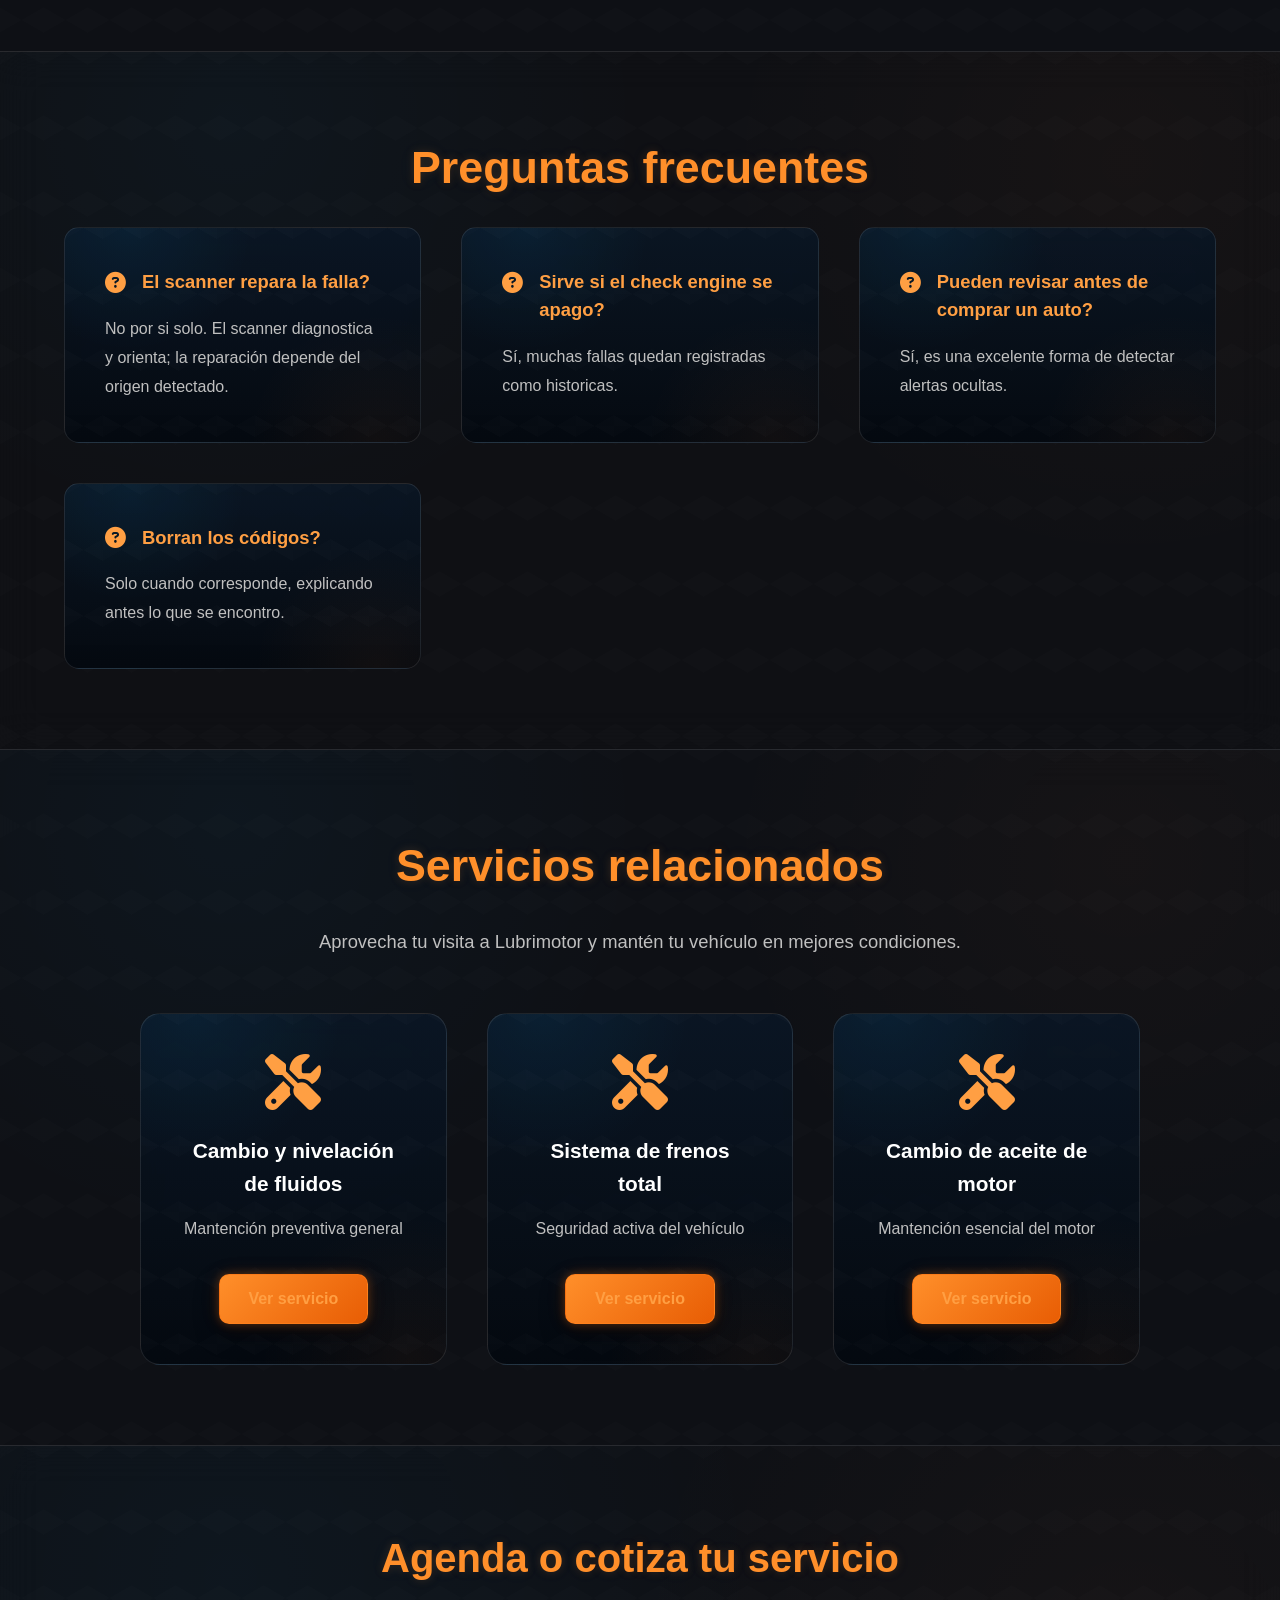
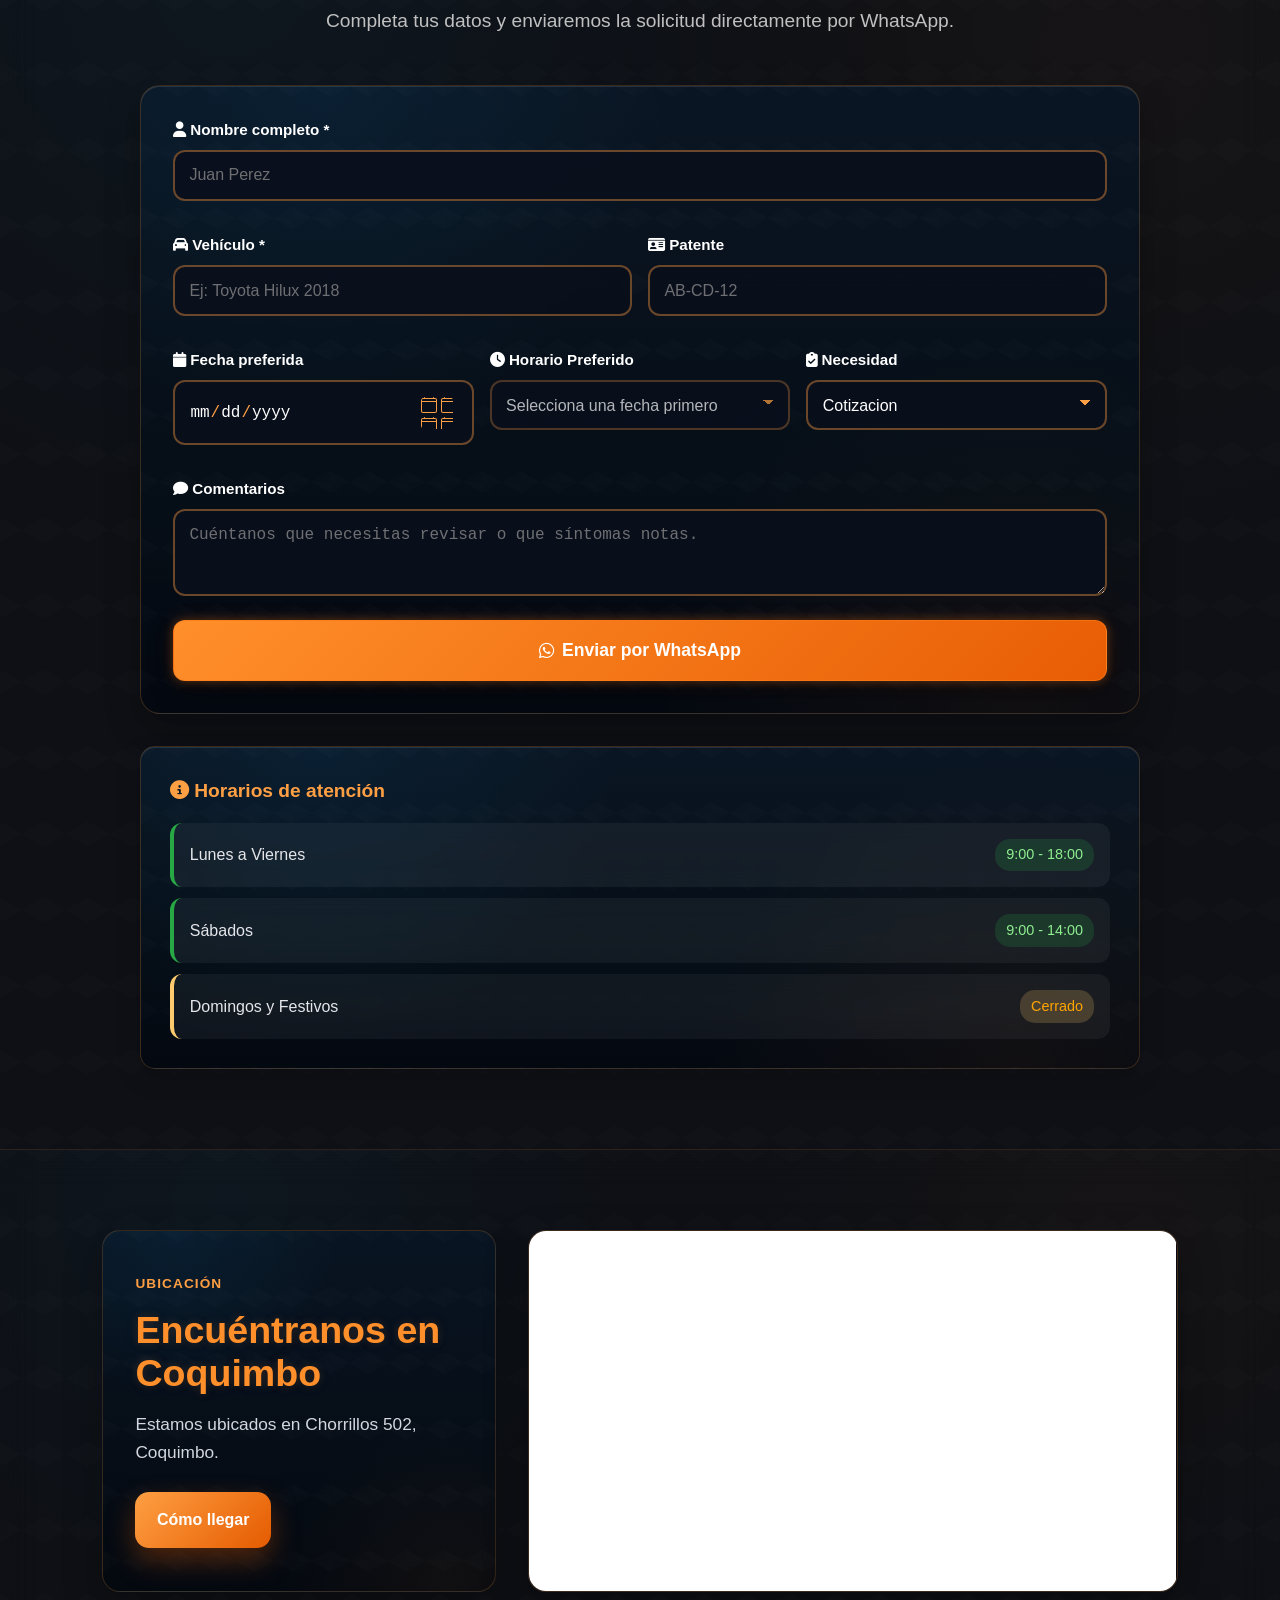
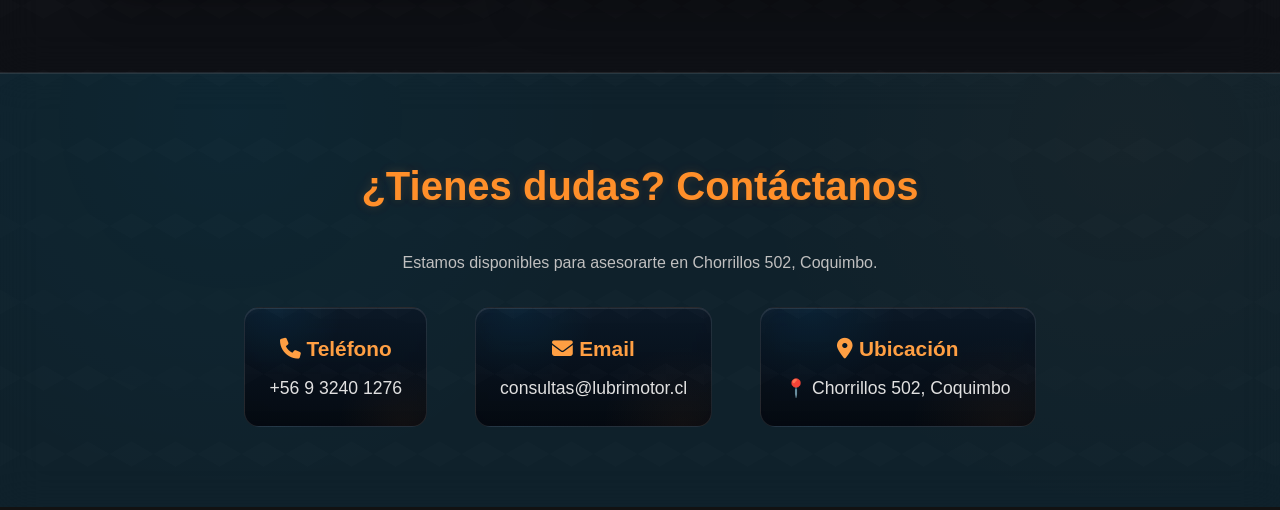
<file: paginas/servicio-scanner-diagnostico.html>
﻿<!DOCTYPE html>
<html lang="es">
<head>
    <meta charset="UTF-8">
    <meta name="viewport" content="width=device-width, initial-scale=1.0">
    <title>Scanner Automotriz en Coquimbo | Diagnóstico Lubrimotor</title>
    <meta name="description" content="Scanner automotriz y diagnóstico avanzado en Chorrillos 502, Coquimbo. Lectura de fallas para autos y camionetas con orientación técnica.">
    <link rel="stylesheet" href="../styles.css">
    <link rel="stylesheet" href="../styles-paginas/servicio-styles.css">
    <link rel="stylesheet" href="https://cdnjs.cloudflare.com/ajax/libs/font-awesome/6.4.0/css/all.min.css">
</head>
<body>
    <nav class="navbar" id="navbar">
        <div class="navbar-container">
            <div class="logo"><a href="../index.html" class="navbar-brand"><img src="../img/logo.jpg" alt="Lubrimotor servicios automotrices en Coquimbo" class="navbar-logo-text"></a></div>
            <div class="hamburger" id="hamburger"><span></span><span></span><span></span></div>
            <ul class="nav-menu" id="nav-menu">
                <li><a href="../index.html#inicio" class="nav-link">Inicio</a></li>
                <li><a href="../index.html#sobre-nosotros" class="nav-link">Nosotros</a></li>
                <li><a href="../index.html#servicios" class="nav-link">Servicios</a></li>
                <li><a href="../index.html#reservas" class="nav-link">Reservas</a></li>
                <li><a href="../index.html#contacto" class="nav-link btn-cta">Contacto</a></li>
            </ul>
        </div>
    </nav>

    <section class="service-hero" style="background: linear-gradient(rgba(10, 15, 28, 0.38), rgba(26, 31, 46, 0.58)), url('../img/ScannerDiagnosticoNuevo.png') center/cover;">
        <div class="service-hero-overlay"></div>
        <div class="service-hero-content">
            <div class="breadcrumb"><a href="../index.html">Inicio</a> / <a href="../index.html#servicios">Servicios</a> / <span>Scanner y Diagnóstico Avanzado</span></div>
            <h1>Scanner y Diagnóstico Avanzado</h1>
            <p class="service-subtitle">Diagnóstico automotriz en Coquimbo para detectar fallas electrónicas y tomar mejores decisiones antes de reparar.</p>
            <div class="service-badges">
                <span class="badge"><i class="fas fa-check"></i> Diagnóstico electrónico</span>
                <span class="badge"><i class="fas fa-check"></i> Reporte claro</span>
                <span class="badge"><i class="fas fa-check"></i> Prevencion de fallas</span>
            </div>
            <a href="#reservar" class="btn-hero-service">Agendar por WhatsApp</a>
        </div>
    </section>

    <section class="quick-info">
        <div class="container"><div class="quick-info-grid">
                <div class="quick-info-item"><div class="quick-icon"><i class="fas fa-gauge-high"></i></div><h3>Duración</h3><p>30-60 minutos</p></div>
                <div class="quick-info-item"><div class="quick-icon"><i class="fas fa-gauge-high"></i></div><h3>Recomendación</h3><p>Ante luces o síntomas</p></div>
                <div class="quick-info-item"><div class="quick-icon"><i class="fas fa-gauge-high"></i></div><h3>Vehículos</h3><p>Autos y camionetas</p></div>
        </div></div>
    </section>

    <section class="service-importance">
        <div class="container">
            <h2>Por qué es importante</h2>
            <p class="section-intro">Los vehículos modernos dependen de sensores, módulos y sistemas electrónicos. Un scanner permite identificar fallas y orientar una reparación con mayor precisión.</p>
            <div class="importance-grid">
                <div class="importance-card"><div class="importance-icon"><i class="fas fa-shield-alt"></i></div><h3>Detección temprana</h3><p>Ayuda a encontrar fallas antes de que afecten seguridad o rendimiento.</p></div>
                <div class="importance-card"><div class="importance-icon"><i class="fas fa-shield-alt"></i></div><h3>Ahorro en reparaciones</h3><p>Evita cambiar piezas al azar sin diagnóstico previo.</p></div>
                <div class="importance-card"><div class="importance-icon"><i class="fas fa-shield-alt"></i></div><h3>Mayor seguridad</h3><p>Permite revisar alertas de motor, ABS, airbag u otros sistemas según compatibilidad.</p></div>
                <div class="importance-card"><div class="importance-icon"><i class="fas fa-shield-alt"></i></div><h3>Decision informada</h3><p>Entregamos una lectura clara para que sepas que revisar o reparar.</p></div>
            </div>
        </div>
    </section>

    <section class="service-includes">
        <div class="container">
            <h2>Qué incluye el servicio</h2>
            <div class="includes-grid">
                <div class="include-item"><i class="fas fa-check-circle"></i><div><h4>Conexión de scanner</h4><p>Realizamos lectura electrónica con equipo de diagnóstico.</p></div></div>
                <div class="include-item"><i class="fas fa-check-circle"></i><div><h4>Lectura de códigos</h4><p>Identificamos fallas presentes, historicas o pendientes.</p></div></div>
                <div class="include-item"><i class="fas fa-check-circle"></i><div><h4>Interpretación técnica</h4><p>Explicamos qué significa cada código y su posible origen.</p></div></div>
                <div class="include-item"><i class="fas fa-check-circle"></i><div><h4>Revisión de parámetros</h4><p>Cuando aplica, observamos datos en vivo relevantes.</p></div></div>
                <div class="include-item"><i class="fas fa-check-circle"></i><div><h4>Borrado controlado</h4><p>Borramos códigos solo cuando corresponde y con autorizacion.</p></div></div>
                <div class="include-item"><i class="fas fa-check-circle"></i><div><h4>Recomendación de pasos</h4><p>Indicamos acciones sugeridas y prioridades.</p></div></div>
            </div>
        </div>
    </section>

    <section class="warning-signs">
        <div class="container">
            <h2>Senales de alerta</h2>
            <p class="section-intro">Agenda un diagnóstico cuando el vehículo muestre avisos o comportamientos fuera de lo normal.</p>
            <div class="signs-grid">
                <div class="sign-card urgent">
                    <div class="sign-header"><i class="fas fa-exclamation-triangle"></i><h3>Atención prioritaria</h3></div>
                    <ul>
                        <li><i class="fas fa-exclamation-circle"></i> Check engine encendido</li>
                        <li><i class="fas fa-exclamation-circle"></i> Perdida de potencia</li>
                        <li><i class="fas fa-exclamation-circle"></i> Consumo de combustible elevado</li>
                        <li><i class="fas fa-exclamation-circle"></i> Fallas al encender o tirones</li>
                    </ul>
                </div>
                <div class="sign-card preventive">
                    <div class="sign-header"><i class="fas fa-calendar-check"></i><h3>Mantenimiento preventivo</h3></div>
                    <ul>
                        <li><i class="fas fa-check"></i> Antes de comprar un usado</li>
                        <li><i class="fas fa-check"></i> Antes de un viaje largo</li>
                        <li><i class="fas fa-check"></i> Después de una reparación</li>
                        <li><i class="fas fa-check"></i> Cuando aparece una luz intermitente</li>
                    </ul>
                </div>
            </div>
        </div>
    </section>

    <section class="service-process">
        <div class="container">
            <h2>Proceso paso a paso</h2>
            <div class="process-timeline">
                <div class="process-step"><div class="step-number">1</div><div class="step-content"><h3>Recepción del sintoma</h3><p>Escuchamos lo que notas al conducir y revisamos luces del tablero.</p></div></div>
                <div class="process-step"><div class="step-number">2</div><div class="step-content"><h3>Conexión al vehículo</h3><p>Conectamos el equipo al puerto de diagnóstico.</p></div></div>
                <div class="process-step"><div class="step-number">3</div><div class="step-content"><h3>Lectura de módulos</h3><p>Revisamos códigos disponibles según compatibilidad.</p></div></div>
                <div class="process-step"><div class="step-number">4</div><div class="step-content"><h3>Analisis de datos</h3><p>Interpretamos fallas y posibles causas.</p></div></div>
                <div class="process-step"><div class="step-number">5</div><div class="step-content"><h3>Prueba o verificación</h3><p>Si aplica, contrastamos síntomas con funcionamiento.</p></div></div>
                <div class="process-step"><div class="step-number">6</div><div class="step-content"><h3>Entrega de resultado</h3><p>Te explicamos hallazgos y siguientes pasos.</p></div></div>
            </div>
        </div>
    </section>

    <section class="faq-section">
        <div class="container">
            <h2>Preguntas frecuentes</h2>
            <div class="faq-grid">
                <div class="faq-item"><h3><i class="fas fa-question-circle"></i> El scanner repara la falla?</h3><p>No por si solo. El scanner diagnostica y orienta; la reparación depende del origen detectado.</p></div>
                <div class="faq-item"><h3><i class="fas fa-question-circle"></i> Sirve si el check engine se apago?</h3><p>Sí, muchas fallas quedan registradas como historicas.</p></div>
                <div class="faq-item"><h3><i class="fas fa-question-circle"></i> Pueden revisar antes de comprar un auto?</h3><p>Sí, es una excelente forma de detectar alertas ocultas.</p></div>
                <div class="faq-item"><h3><i class="fas fa-question-circle"></i> Borran los códigos?</h3><p>Solo cuando corresponde, explicando antes lo que se encontro.</p></div>
            </div>
        </div>
    </section>

    <section class="related-services">
        <div class="container">
            <h2>Servicios relacionados</h2>
            <p class="section-intro">Aprovecha tu visita a Lubrimotor y mantén tu vehículo en mejores condiciones.</p>
            <div class="related-grid">
                <div class="related-card"><i class="fas fa-tools"></i><h3>Cambio y nivelación de fluidos</h3><p>Mantención preventiva general</p><a href="servicio-cambio-nivelacion-fluidos.html" class="btn-related">Ver servicio</a></div>
                <div class="related-card"><i class="fas fa-tools"></i><h3>Sistema de frenos total</h3><p>Seguridad activa del vehículo</p><a href="servicio-sistema-frenos.html" class="btn-related">Ver servicio</a></div>
                <div class="related-card"><i class="fas fa-tools"></i><h3>Cambio de aceite de motor</h3><p>Mantención esencial del motor</p><a href="servicio-cambio-aceite.html" class="btn-related">Ver servicio</a></div>
            </div>
        </div>
    </section>

    <section class="citas-online" id="reservar">
        <div class="container">
            <h2>Agenda o cotiza tu servicio</h2>
            <p>Completa tus datos y enviaremos la solicitud directamente por WhatsApp.</p>
            <form class="formulario-citas service-whatsapp-form" data-service="Scanner y Diagnóstico Avanzado">
                <div class="form-row">
                    <div class="form-group"><label for="nombre"><i class="fas fa-user"></i> Nombre completo *</label><input type="text" id="nombre" name="nombre" required placeholder="Juan Perez"></div>
                </div>
                <div class="form-row">
                    <div class="form-group"><label for="vehiculo"><i class="fas fa-car"></i> Vehículo *</label><input type="text" id="vehiculo" name="vehiculo" required placeholder="Ej: Toyota Hilux 2018"></div>
                    <div class="form-group"><label for="patente"><i class="fas fa-id-card"></i> Patente</label><input type="text" id="patente" name="patente" placeholder="AB-CD-12" style="text-transform: uppercase;"></div>
                </div>
                <div class="form-row">
                    <div class="form-group"><label for="fecha"><i class="fas fa-calendar"></i> Fecha preferida</label><input type="date" id="fecha" name="fecha"></div>
                    <div class="form-group"><label for="hora"><i class="fas fa-clock"></i> Horario Preferido</label><select id="hora" name="hora" required><option value="">Selecciona una fecha primero</option></select></div>
                    <div class="form-group"><label for="urgencia"><i class="fas fa-clipboard-check"></i> Necesidad</label><select id="urgencia" name="urgencia"><option value="Cotizacion">Cotizacion</option><option value="Agendar hora">Agendar hora</option><option value="Tengo una falla o sintoma">Tengo una falla o sintoma</option><option value="Necesito asesoria">Necesito asesoria</option></select></div>
                </div>
                <div class="form-group"><label for="comentarios"><i class="fas fa-comment"></i> Comentarios</label><textarea id="comentarios" name="comentarios" rows="3" placeholder="Cuéntanos que necesitas revisar o que síntomas notas."></textarea></div>
                <button type="submit" class="btn-reservar"><i class="fab fa-whatsapp"></i> Enviar por WhatsApp</button>
            </form>
            <div class="disponibilidad">
                <h3><i class="fas fa-info-circle"></i> Horarios de atención</h3>
                <div class="horarios-disponibles">
                    <div class="horario-item disponible"><span>Lunes a Viernes</span><span class="status">9:00 - 18:00</span></div>
                    <div class="horario-item disponible"><span>Sábados</span><span class="status">9:00 - 14:00</span></div>
                    <div class="horario-item ocupado"><span>Domingos y Festivos</span><span class="status">Cerrado</span></div>
                </div>
            </div>
        </div>
    </section>

    <section class="ubicacion" id="ubicacion">
        <div class="ubicacion-container">
            <div class="ubicacion-content">
                <span class="ubicacion-label">Ubicación</span>
                <h2>Encuéntranos en Coquimbo</h2>
                <p>Estamos ubicados en Chorrillos 502, Coquimbo.</p>
                <a href="https://www.google.com/maps/place/LubriMotor/@-29.9668901,-71.3257162,19z/data=!4m6!3m5!1s0x9691c9198085ee0f:0xff0e93da027ea741!8m2!3d-29.9670055!4d-71.3257167!16s%2Fg%2F11ggm9349y?entry=ttu&g_ep=EgoyMDI2MDUyNy4wIKXMDSoASAFQAw%3D%3D" target="_blank" rel="noopener" class="btn-maps">Cómo llegar</a>
            </div>
            <div class="mapa-ubicacion" aria-label="Mapa de LubriMotor en Chorrillos 502, Coquimbo">
                <iframe src="https://www.google.com/maps?q=LubriMotor%20Chorrillos%20502%20Coquimbo&output=embed" width="600" height="450" style="border:0;" allowfullscreen="" loading="lazy" referrerpolicy="no-referrer-when-downgrade" title="Mapa de LubriMotor en Chorrillos 502, Coquimbo"></iframe>
            </div>
        </div>
    </section>

    <section class="contacto">
        <h2>¿Tienes dudas? Contáctanos</h2>
        <p>Estamos disponibles para asesorarte en Chorrillos 502, Coquimbo.</p>
        <div class="contacto-info">
            <div class="contacto-item"><h3><i class="fas fa-phone"></i> Teléfono</h3><p>+56 9 3240 1276</p></div>
            <div class="contacto-item"><h3><i class="fas fa-envelope"></i> Email</h3><p>consultas@lubrimotor.cl</p></div>
            <div class="contacto-item"><h3><i class="fas fa-map-marker-alt"></i> Ubicación</h3><p><a href="https://www.google.com/maps/place/LubriMotor/@-29.9668901,-71.3257162,19z/data=!4m6!3m5!1s0x9691c9198085ee0f:0xff0e93da027ea741!8m2!3d-29.9670055!4d-71.3257167!16s%2Fg%2F11ggm9349y?entry=ttu&g_ep=EgoyMDI2MDUyNy4wIKXMDSoASAFQAw%3D%3D" target="_blank" rel="noopener">📍 Chorrillos 502, Coquimbo</a></p></div>
        </div>
    </section>

    <div class="whatsapp-widget">
        <div class="whatsapp-button" onclick="window.open('https://wa.me/56932401276?text=Hola,%20quiero%20informacion%20sobre%20scanner y diagnostico avanzado', '_blank')">
            <svg width="32" height="32" viewBox="0 0 32 32" fill="white"><path d="M16 0C7.164 0 0 7.164 0 16c0 2.8.736 5.568 2.136 8.016L0 32l8.232-2.112A15.936 15.936 0 0016 32c8.836 0 16-7.164 16-16S24.836 0 16 0zm0 29.344c-2.592 0-5.088-.752-7.2-2.112l-.512-.304-5.28 1.36 1.392-5.088-.336-.528A13.248 13.248 0 012.656 16c0-7.36 5.984-13.344 13.344-13.344S29.344 8.64 29.344 16 23.36 29.344 16 29.344zm7.2-9.856c-.384-.192-2.288-1.12-2.64-1.248-.352-.128-.608-.192-.864.192-.256.384-1.024 1.248-1.248 1.504-.224.256-.448.288-.832.096-.384-.192-1.632-.592-3.104-1.888-1.152-1.008-1.92-2.256-2.144-2.64-.224-.384-.016-.592.176-.784.16-.16.384-.448.576-.672.192-.224.256-.384.384-.64.128-.256.064-.48-.032-.672-.096-.192-.864-2.08-1.184-2.848-.32-.752-.64-.64-.864-.64h-.736c-.256 0-.672.096-.992.48-.32.384-1.248 1.216-1.248 2.976s1.28 3.456 1.472 3.712c.192.256 2.56 3.904 6.208 5.472.864.384 1.536.608 2.064.768.864.272 1.664.224 2.288.128.704-.096 2.288-.928 2.608-1.824.32-.896.32-1.664.224-1.824-.096-.16-.352-.256-.736-.448z"/></svg>
        </div>
    </div>

    <div class="mobile-service-reserva-bar" aria-label="Reserva rápida">
        <span>Agenda tu servicio</span>
        <a href="#reservar">Reservar</a>
    </div>

    <script src="../script.js"></script>
    <script>
        document.querySelector('.service-whatsapp-form').addEventListener('submit', function(e) {
            e.preventDefault();
            const form = e.currentTarget;
            const servicio = form.dataset.service;
            const nombre = document.getElementById('nombre').value;
            const vehiculo = document.getElementById('vehiculo').value;
            const patente = document.getElementById('patente').value.toUpperCase();
            const fecha = document.getElementById('fecha').value;
            const hora = document.getElementById('hora') ? document.getElementById('hora').value : '';
            const urgencia = document.getElementById('urgencia').value;
            const comentarios = document.getElementById('comentarios').value;
            let mensaje = '*SOLICITUD: ' + servicio.toUpperCase() + '*%0A%0A';
            mensaje += '*Nombre:* ' + nombre + '%0A';
            mensaje += '*Vehículo:* ' + vehiculo + '%0A';
            if (patente) mensaje += '*Patente:* ' + patente + '%0A';
            if (fecha) mensaje += '*Fecha preferida:* ' + fecha + '%0A';
            if (hora) mensaje += '*Horario preferido:* ' + hora + '%0A';
            mensaje += '*Necesidad:* ' + urgencia + '%0A';
            if (comentarios) mensaje += '*Comentarios:* ' + comentarios + '%0A';
            mensaje += '%0A_Mensaje enviado desde lubrimotor.cl_';
            window.open('https://wa.me/56932401276?text=' + mensaje, '_blank');
        });
        document.getElementById('patente').addEventListener('input', function() {
            this.value = this.value.toUpperCase();
        });
    </script>
</body>
</html>
</file>
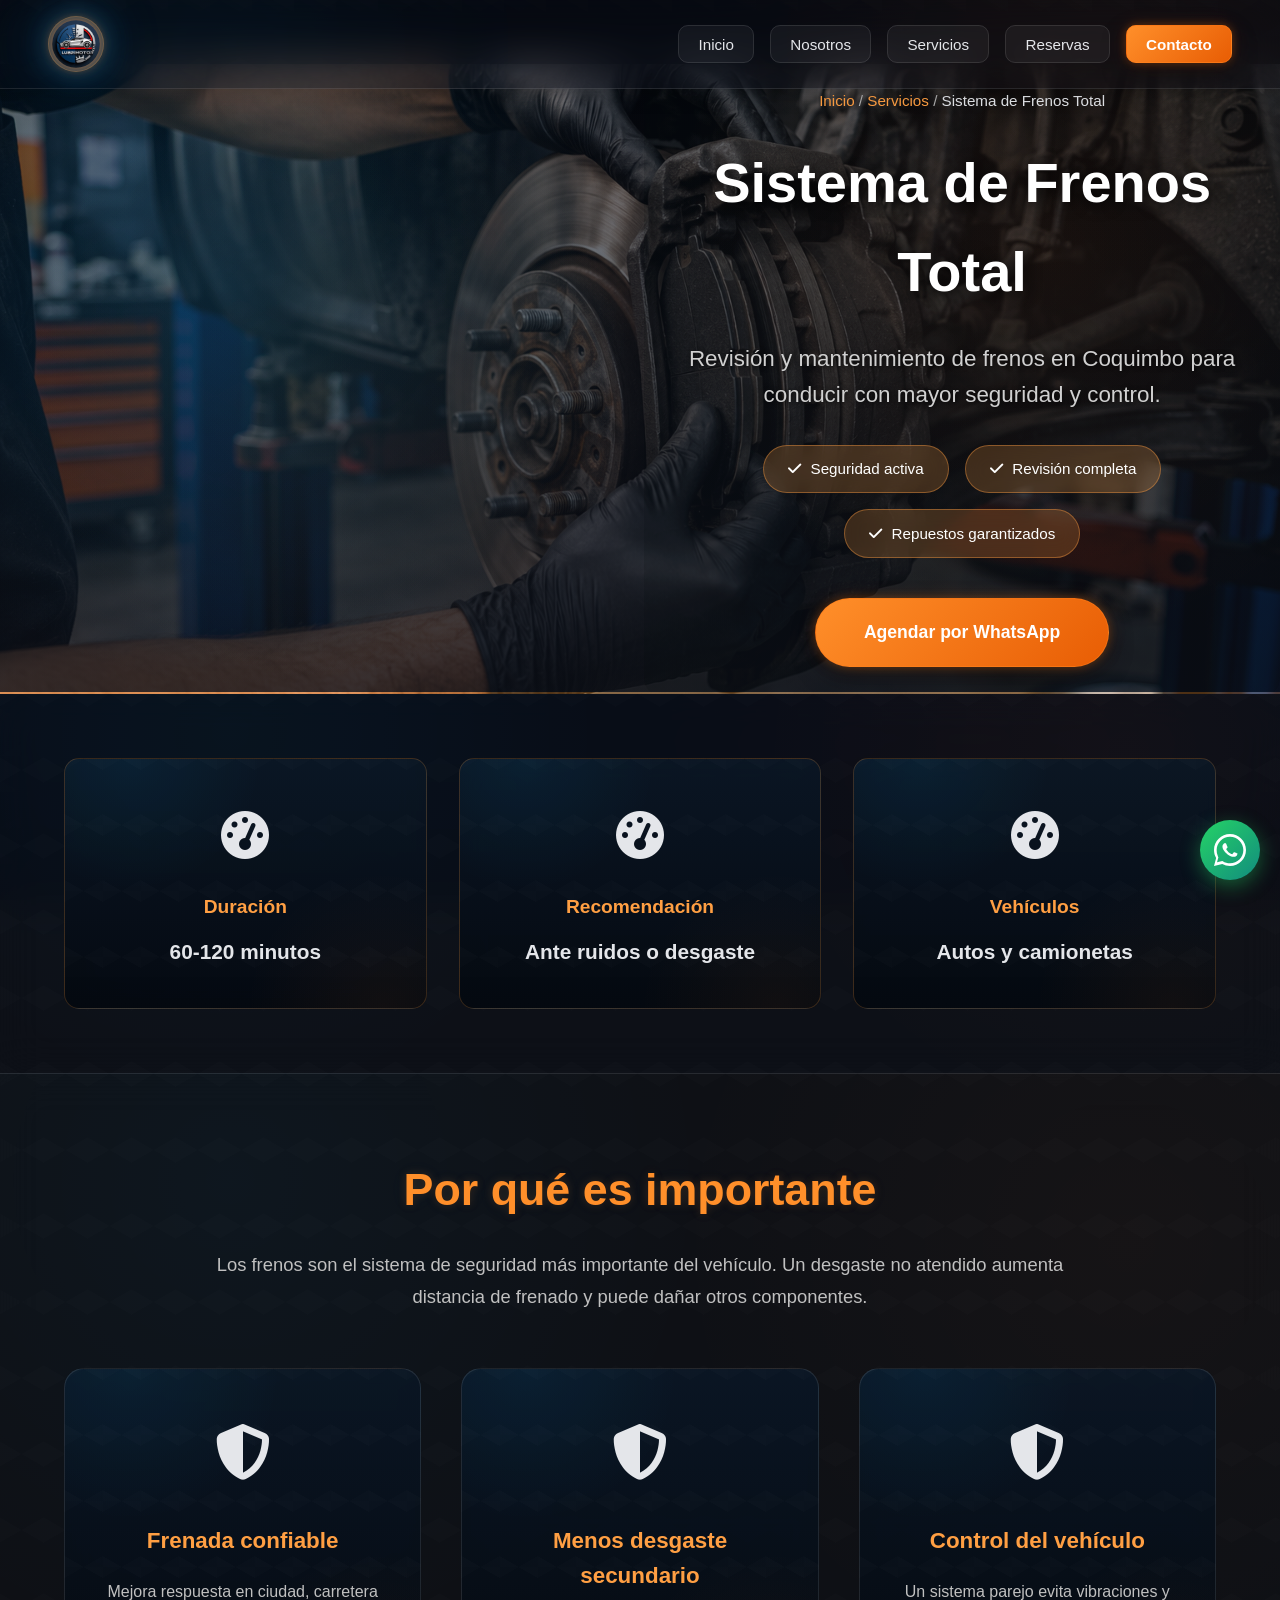
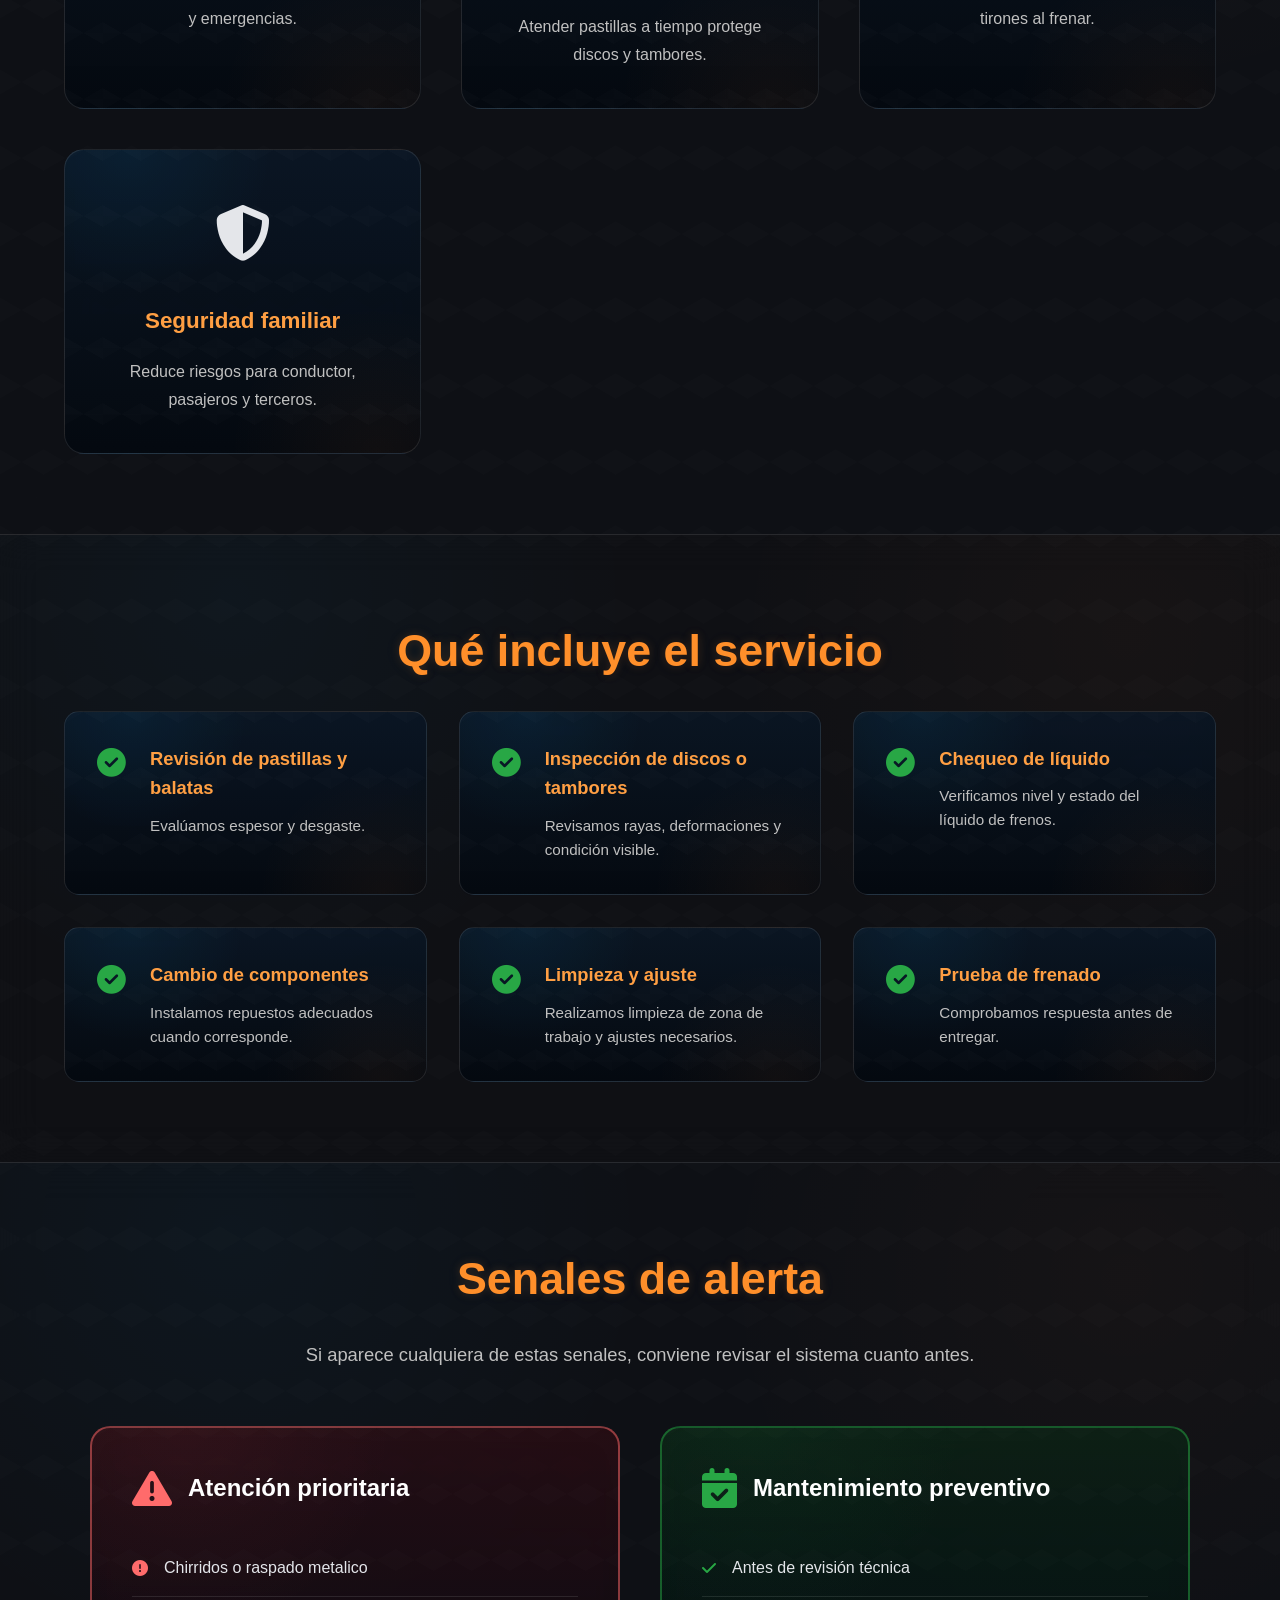
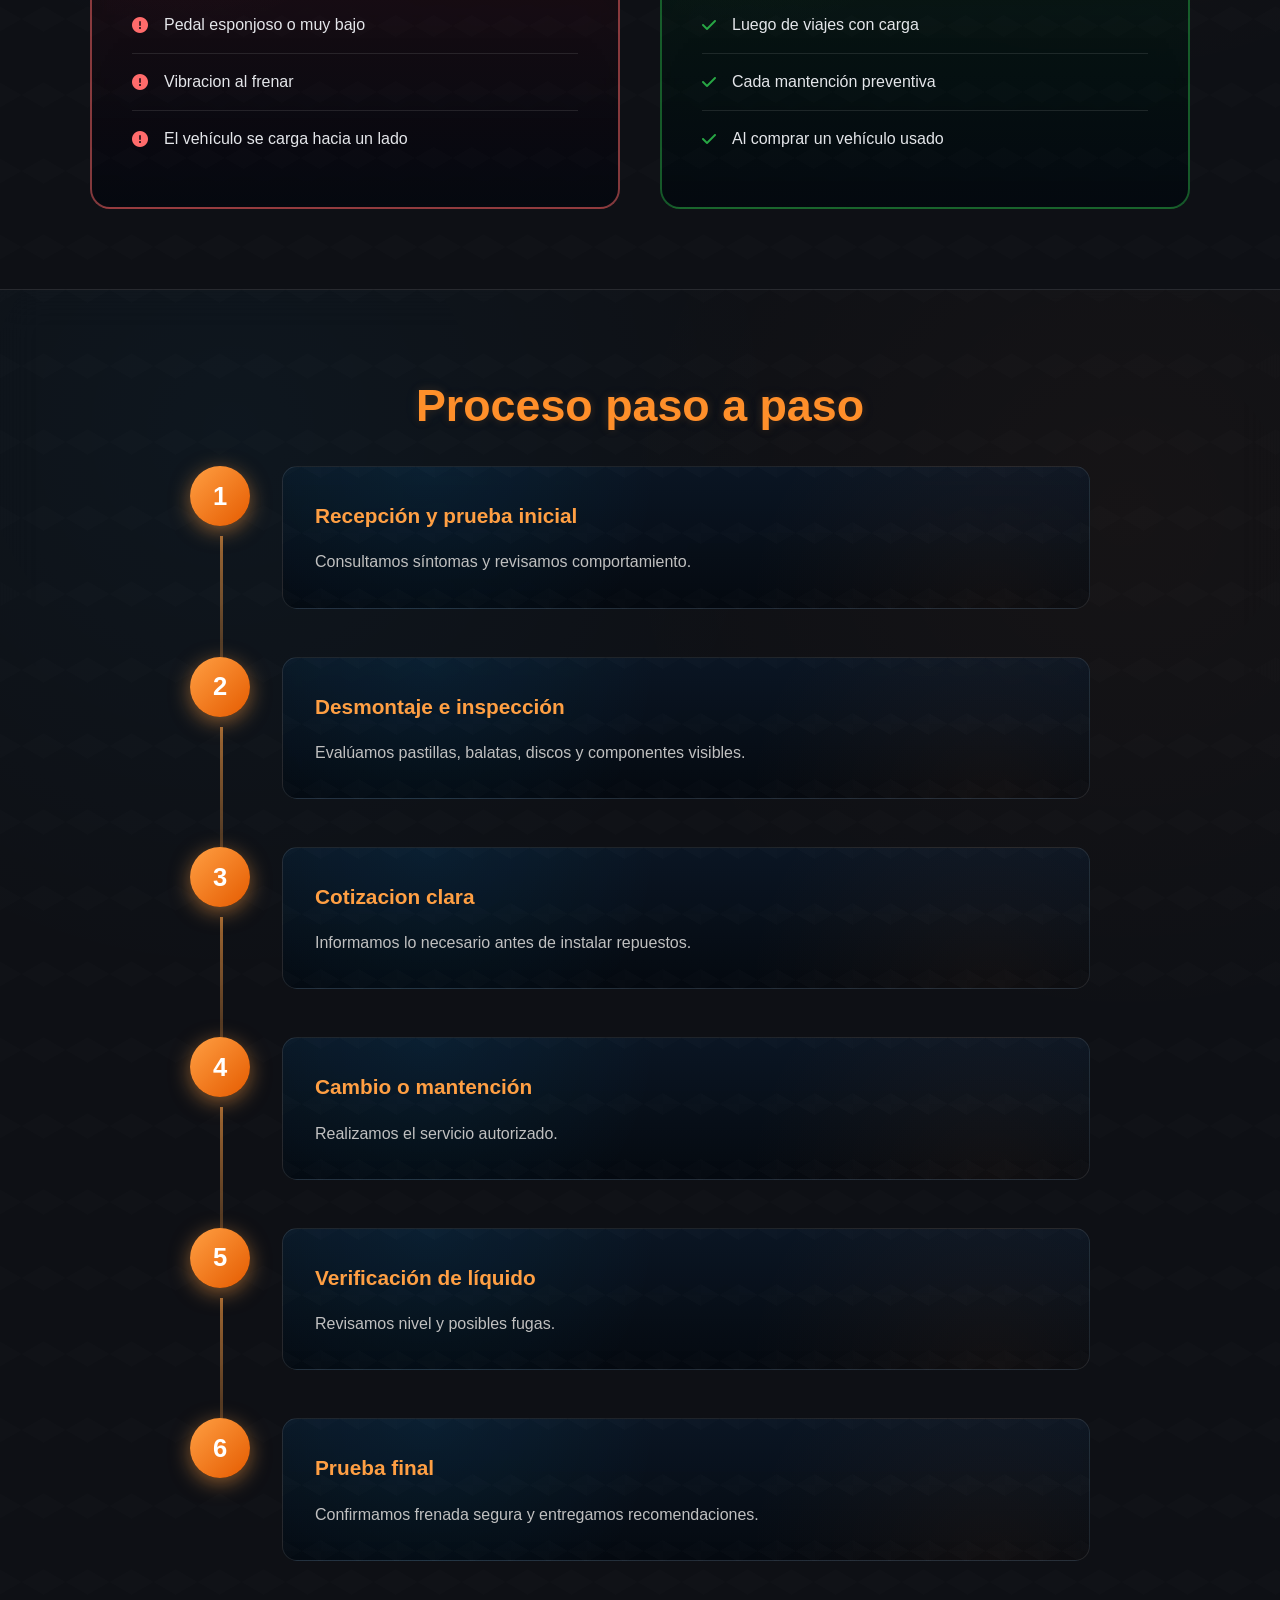
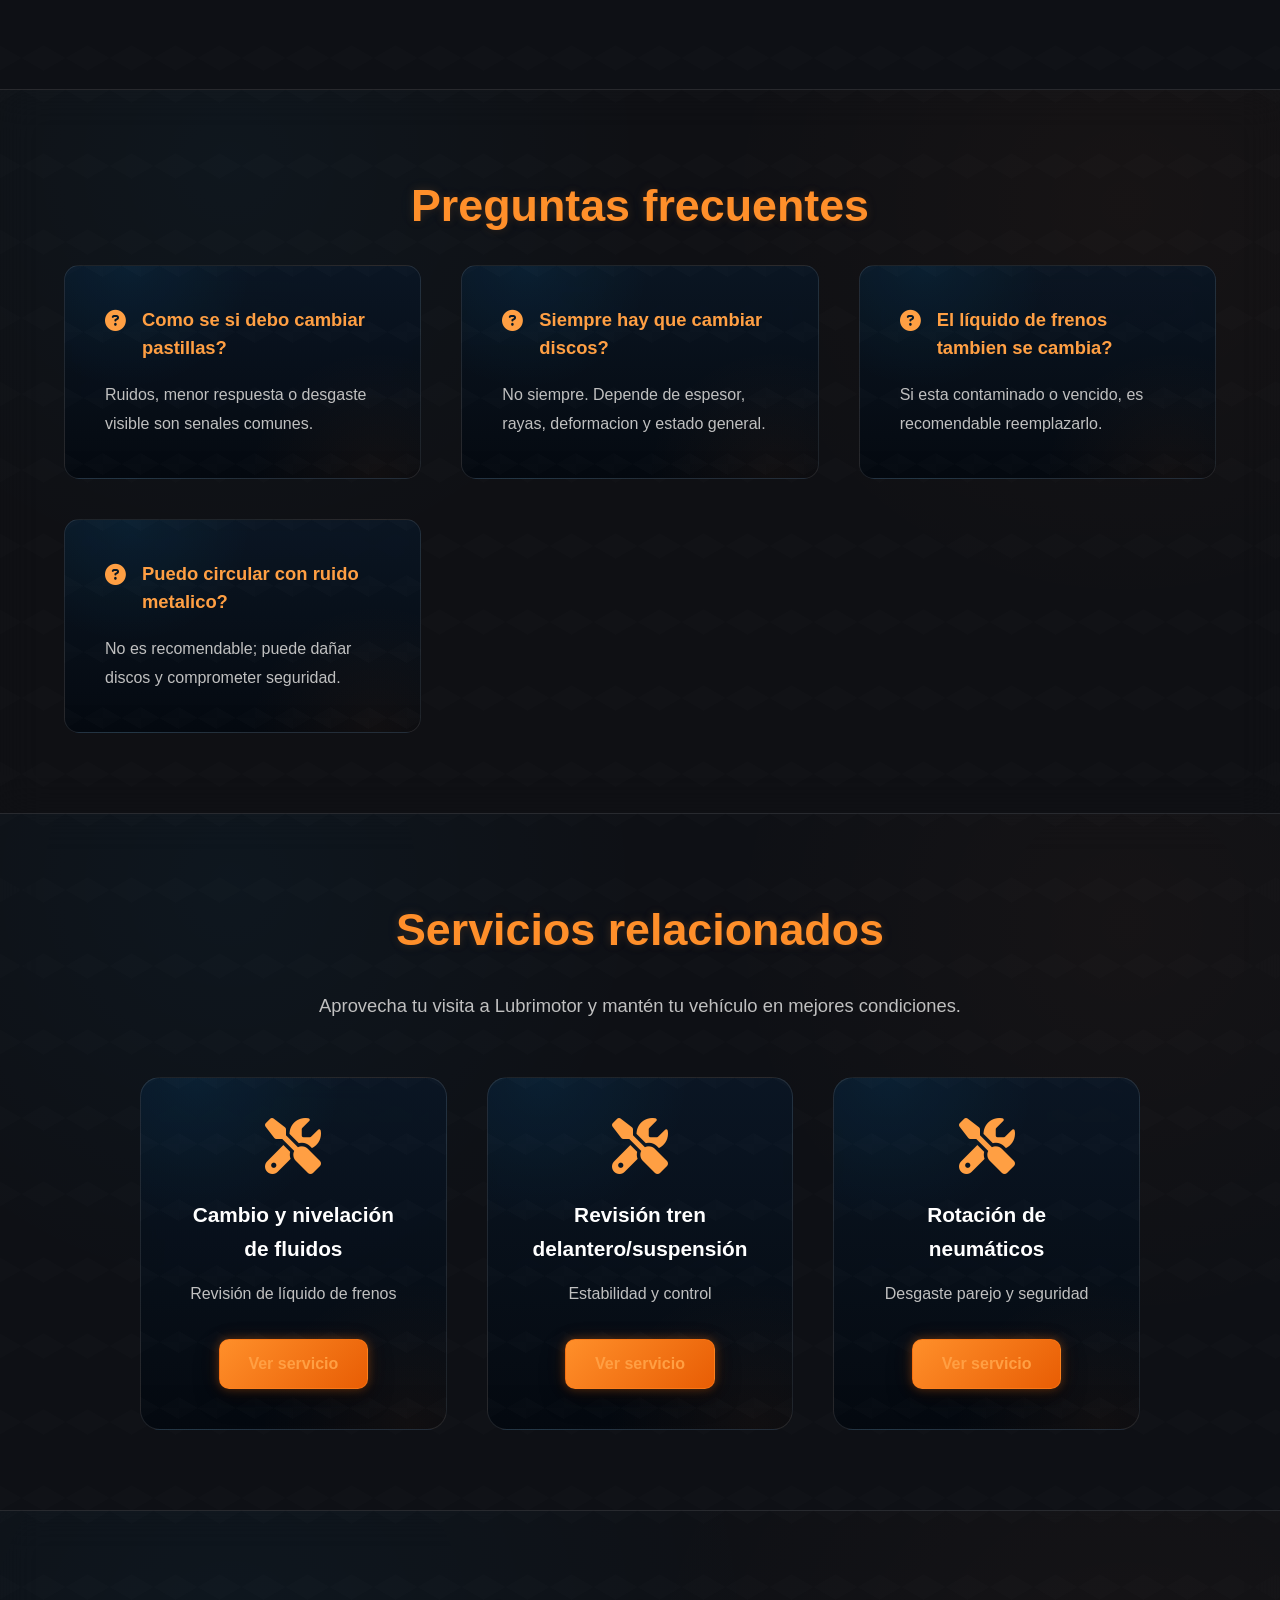
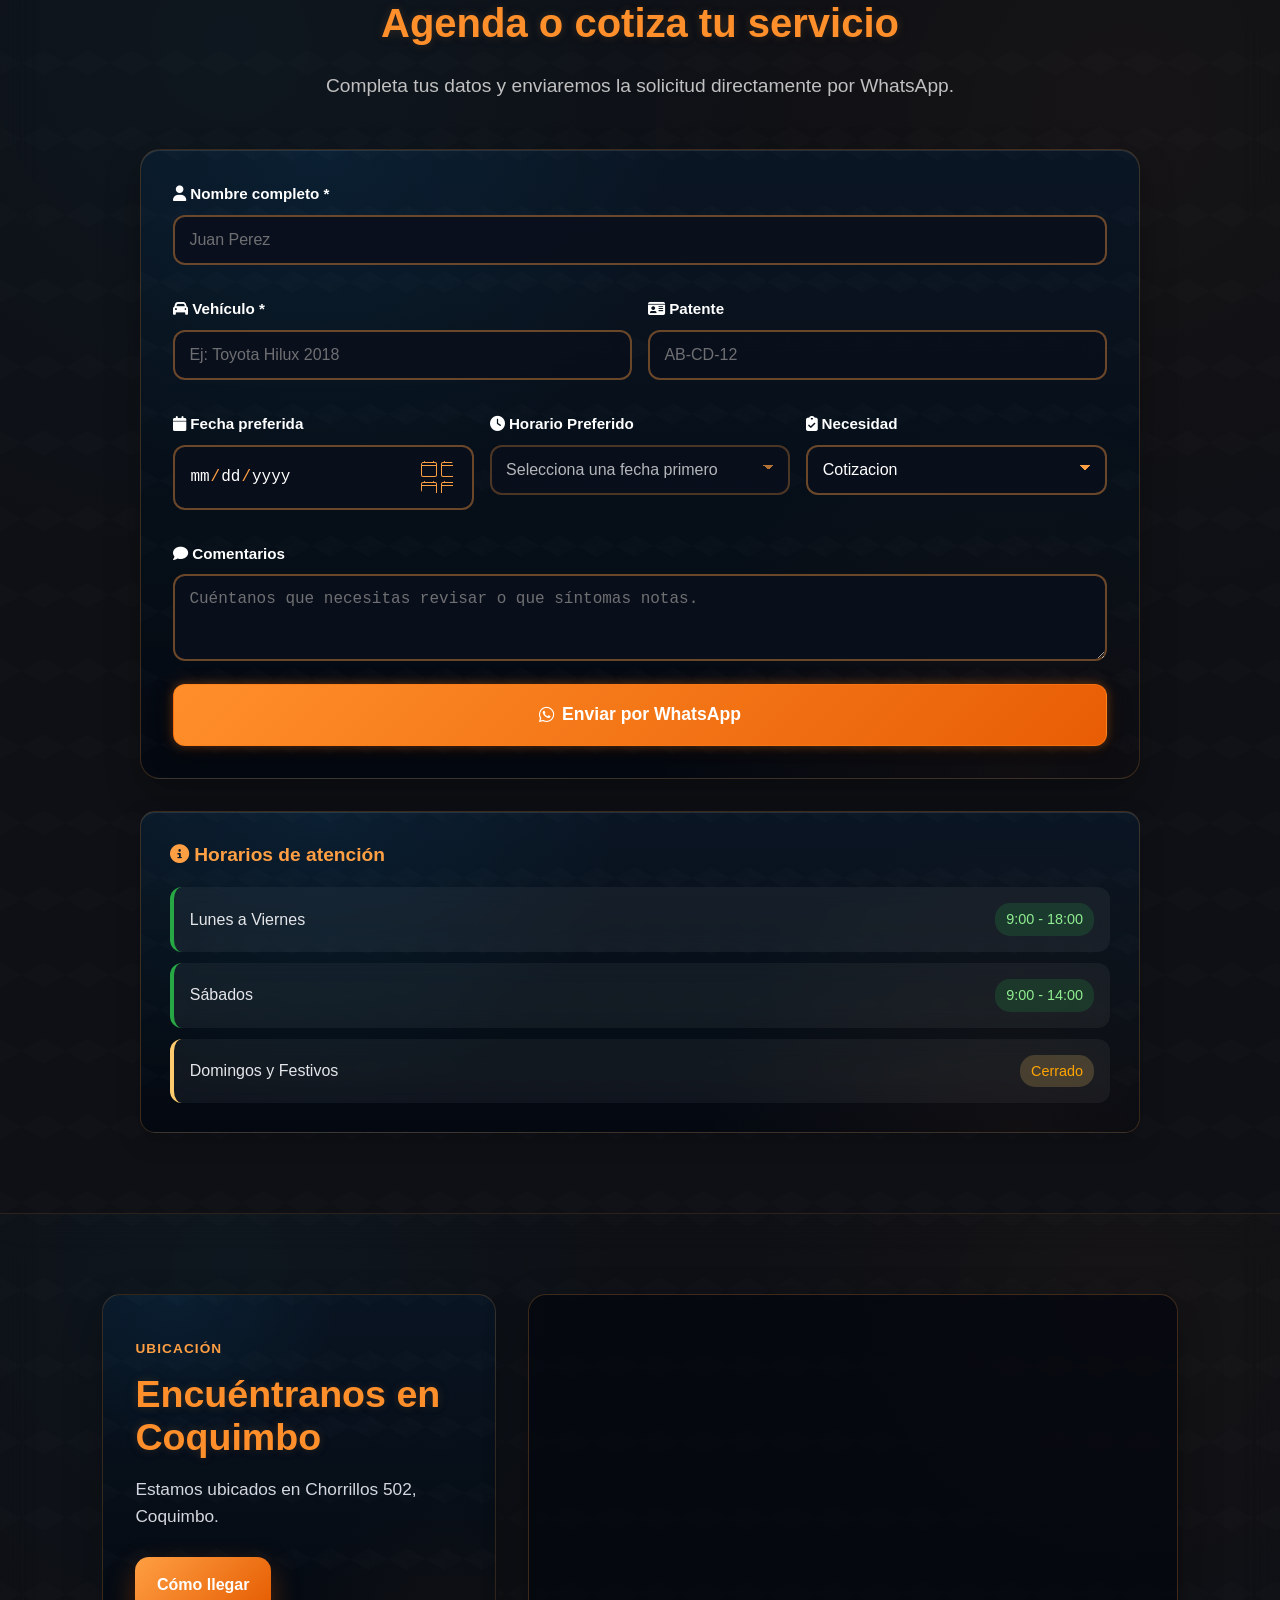
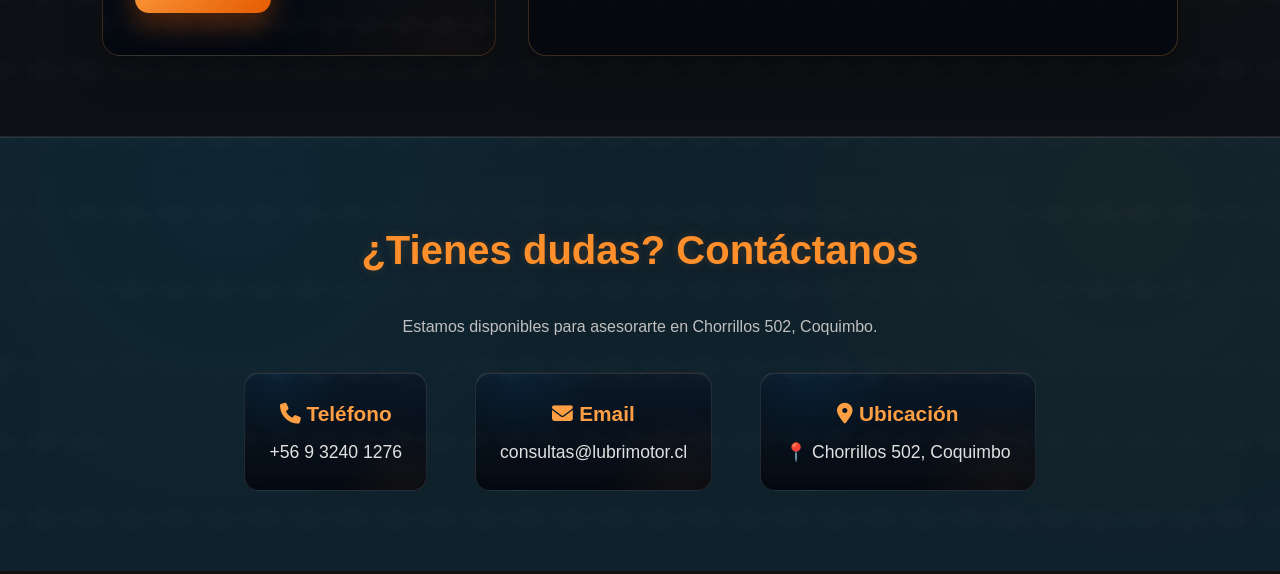
<file: paginas/servicio-sistema-frenos.html>
﻿<!DOCTYPE html>
<html lang="es">
<head>
    <meta charset="UTF-8">
    <meta name="viewport" content="width=device-width, initial-scale=1.0">
    <title>Servicio de Frenos en Coquimbo | Lubrimotor Chorrillos 502</title>
    <meta name="description" content="Servicio de frenos en Chorrillos 502, Coquimbo. Revisión y cambio de pastillas, balatas, discos y líquido de frenos para autos y camionetas.">
    <link rel="stylesheet" href="../styles.css">
    <link rel="stylesheet" href="../styles-paginas/servicio-styles.css">
    <link rel="stylesheet" href="https://cdnjs.cloudflare.com/ajax/libs/font-awesome/6.4.0/css/all.min.css">
</head>
<body>
    <nav class="navbar" id="navbar">
        <div class="navbar-container">
            <div class="logo"><a href="../index.html" class="navbar-brand"><img src="../img/logo.jpg" alt="Lubrimotor servicios automotrices en Coquimbo" class="navbar-logo-text"></a></div>
            <div class="hamburger" id="hamburger"><span></span><span></span><span></span></div>
            <ul class="nav-menu" id="nav-menu">
                <li><a href="../index.html#inicio" class="nav-link">Inicio</a></li>
                <li><a href="../index.html#sobre-nosotros" class="nav-link">Nosotros</a></li>
                <li><a href="../index.html#servicios" class="nav-link">Servicios</a></li>
                <li><a href="../index.html#reservas" class="nav-link">Reservas</a></li>
                <li><a href="../index.html#contacto" class="nav-link btn-cta">Contacto</a></li>
            </ul>
        </div>
    </nav>

    <section class="service-hero" style="background: linear-gradient(rgba(10, 15, 28, 0.38), rgba(26, 31, 46, 0.58)), url('../img/CambioSistemaFrenosNuevo.png') center/cover;">
        <div class="service-hero-overlay"></div>
        <div class="service-hero-content">
            <div class="breadcrumb"><a href="../index.html">Inicio</a> / <a href="../index.html#servicios">Servicios</a> / <span>Sistema de Frenos Total</span></div>
            <h1>Sistema de Frenos Total</h1>
            <p class="service-subtitle">Revisión y mantenimiento de frenos en Coquimbo para conducir con mayor seguridad y control.</p>
            <div class="service-badges">
                <span class="badge"><i class="fas fa-check"></i> Seguridad activa</span>
                <span class="badge"><i class="fas fa-check"></i> Revisión completa</span>
                <span class="badge"><i class="fas fa-check"></i> Repuestos garantizados</span>
            </div>
            <a href="#reservar" class="btn-hero-service">Agendar por WhatsApp</a>
        </div>
    </section>

    <section class="quick-info">
        <div class="container"><div class="quick-info-grid">
                <div class="quick-info-item"><div class="quick-icon"><i class="fas fa-gauge-high"></i></div><h3>Duración</h3><p>60-120 minutos</p></div>
                <div class="quick-info-item"><div class="quick-icon"><i class="fas fa-gauge-high"></i></div><h3>Recomendación</h3><p>Ante ruidos o desgaste</p></div>
                <div class="quick-info-item"><div class="quick-icon"><i class="fas fa-gauge-high"></i></div><h3>Vehículos</h3><p>Autos y camionetas</p></div>
        </div></div>
    </section>

    <section class="service-importance">
        <div class="container">
            <h2>Por qué es importante</h2>
            <p class="section-intro">Los frenos son el sistema de seguridad más importante del vehículo. Un desgaste no atendido aumenta distancia de frenado y puede dañar otros componentes.</p>
            <div class="importance-grid">
                <div class="importance-card"><div class="importance-icon"><i class="fas fa-shield-alt"></i></div><h3>Frenada confiable</h3><p>Mejora respuesta en ciudad, carretera y emergencias.</p></div>
                <div class="importance-card"><div class="importance-icon"><i class="fas fa-shield-alt"></i></div><h3>Menos desgaste secundario</h3><p>Atender pastillas a tiempo protege discos y tambores.</p></div>
                <div class="importance-card"><div class="importance-icon"><i class="fas fa-shield-alt"></i></div><h3>Control del vehículo</h3><p>Un sistema parejo evita vibraciones y tirones al frenar.</p></div>
                <div class="importance-card"><div class="importance-icon"><i class="fas fa-shield-alt"></i></div><h3>Seguridad familiar</h3><p>Reduce riesgos para conductor, pasajeros y terceros.</p></div>
            </div>
        </div>
    </section>

    <section class="service-includes">
        <div class="container">
            <h2>Qué incluye el servicio</h2>
            <div class="includes-grid">
                <div class="include-item"><i class="fas fa-check-circle"></i><div><h4>Revisión de pastillas y balatas</h4><p>Evalúamos espesor y desgaste.</p></div></div>
                <div class="include-item"><i class="fas fa-check-circle"></i><div><h4>Inspección de discos o tambores</h4><p>Revisamos rayas, deformaciones y condición visible.</p></div></div>
                <div class="include-item"><i class="fas fa-check-circle"></i><div><h4>Chequeo de líquido</h4><p>Verificamos nivel y estado del líquido de frenos.</p></div></div>
                <div class="include-item"><i class="fas fa-check-circle"></i><div><h4>Cambio de componentes</h4><p>Instalamos repuestos adecuados cuando corresponde.</p></div></div>
                <div class="include-item"><i class="fas fa-check-circle"></i><div><h4>Limpieza y ajuste</h4><p>Realizamos limpieza de zona de trabajo y ajustes necesarios.</p></div></div>
                <div class="include-item"><i class="fas fa-check-circle"></i><div><h4>Prueba de frenado</h4><p>Comprobamos respuesta antes de entregar.</p></div></div>
            </div>
        </div>
    </section>

    <section class="warning-signs">
        <div class="container">
            <h2>Senales de alerta</h2>
            <p class="section-intro">Si aparece cualquiera de estas senales, conviene revisar el sistema cuanto antes.</p>
            <div class="signs-grid">
                <div class="sign-card urgent">
                    <div class="sign-header"><i class="fas fa-exclamation-triangle"></i><h3>Atención prioritaria</h3></div>
                    <ul>
                        <li><i class="fas fa-exclamation-circle"></i> Chirridos o raspado metalico</li>
                        <li><i class="fas fa-exclamation-circle"></i> Pedal esponjoso o muy bajo</li>
                        <li><i class="fas fa-exclamation-circle"></i> Vibracion al frenar</li>
                        <li><i class="fas fa-exclamation-circle"></i> El vehículo se carga hacia un lado</li>
                    </ul>
                </div>
                <div class="sign-card preventive">
                    <div class="sign-header"><i class="fas fa-calendar-check"></i><h3>Mantenimiento preventivo</h3></div>
                    <ul>
                        <li><i class="fas fa-check"></i> Antes de revisión técnica</li>
                        <li><i class="fas fa-check"></i> Luego de viajes con carga</li>
                        <li><i class="fas fa-check"></i> Cada mantención preventiva</li>
                        <li><i class="fas fa-check"></i> Al comprar un vehículo usado</li>
                    </ul>
                </div>
            </div>
        </div>
    </section>

    <section class="service-process">
        <div class="container">
            <h2>Proceso paso a paso</h2>
            <div class="process-timeline">
                <div class="process-step"><div class="step-number">1</div><div class="step-content"><h3>Recepción y prueba inicial</h3><p>Consultamos síntomas y revisamos comportamiento.</p></div></div>
                <div class="process-step"><div class="step-number">2</div><div class="step-content"><h3>Desmontaje e inspección</h3><p>Evalúamos pastillas, balatas, discos y componentes visibles.</p></div></div>
                <div class="process-step"><div class="step-number">3</div><div class="step-content"><h3>Cotizacion clara</h3><p>Informamos lo necesario antes de instalar repuestos.</p></div></div>
                <div class="process-step"><div class="step-number">4</div><div class="step-content"><h3>Cambio o mantención</h3><p>Realizamos el servicio autorizado.</p></div></div>
                <div class="process-step"><div class="step-number">5</div><div class="step-content"><h3>Verificación de líquido</h3><p>Revisamos nivel y posibles fugas.</p></div></div>
                <div class="process-step"><div class="step-number">6</div><div class="step-content"><h3>Prueba final</h3><p>Confirmamos frenada segura y entregamos recomendaciones.</p></div></div>
            </div>
        </div>
    </section>

    <section class="faq-section">
        <div class="container">
            <h2>Preguntas frecuentes</h2>
            <div class="faq-grid">
                <div class="faq-item"><h3><i class="fas fa-question-circle"></i> Como se si debo cambiar pastillas?</h3><p>Ruidos, menor respuesta o desgaste visible son senales comunes.</p></div>
                <div class="faq-item"><h3><i class="fas fa-question-circle"></i> Siempre hay que cambiar discos?</h3><p>No siempre. Depende de espesor, rayas, deformacion y estado general.</p></div>
                <div class="faq-item"><h3><i class="fas fa-question-circle"></i> El líquido de frenos tambien se cambia?</h3><p>Si esta contaminado o vencido, es recomendable reemplazarlo.</p></div>
                <div class="faq-item"><h3><i class="fas fa-question-circle"></i> Puedo circular con ruido metalico?</h3><p>No es recomendable; puede dañar discos y comprometer seguridad.</p></div>
            </div>
        </div>
    </section>

    <section class="related-services">
        <div class="container">
            <h2>Servicios relacionados</h2>
            <p class="section-intro">Aprovecha tu visita a Lubrimotor y mantén tu vehículo en mejores condiciones.</p>
            <div class="related-grid">
                <div class="related-card"><i class="fas fa-tools"></i><h3>Cambio y nivelación de fluidos</h3><p>Revisión de líquido de frenos</p><a href="servicio-cambio-nivelacion-fluidos.html" class="btn-related">Ver servicio</a></div>
                <div class="related-card"><i class="fas fa-tools"></i><h3>Revisión tren delantero/suspensión</h3><p>Estabilidad y control</p><a href="servicio-tren-delantero-suspension.html" class="btn-related">Ver servicio</a></div>
                <div class="related-card"><i class="fas fa-tools"></i><h3>Rotación de neumáticos</h3><p>Desgaste parejo y seguridad</p><a href="servicio-rotacion-neumaticos.html" class="btn-related">Ver servicio</a></div>
            </div>
        </div>
    </section>

    <section class="citas-online" id="reservar">
        <div class="container">
            <h2>Agenda o cotiza tu servicio</h2>
            <p>Completa tus datos y enviaremos la solicitud directamente por WhatsApp.</p>
            <form class="formulario-citas service-whatsapp-form" data-service="Sistema de Frenos Total">
                <div class="form-row">
                    <div class="form-group"><label for="nombre"><i class="fas fa-user"></i> Nombre completo *</label><input type="text" id="nombre" name="nombre" required placeholder="Juan Perez"></div>
                </div>
                <div class="form-row">
                    <div class="form-group"><label for="vehiculo"><i class="fas fa-car"></i> Vehículo *</label><input type="text" id="vehiculo" name="vehiculo" required placeholder="Ej: Toyota Hilux 2018"></div>
                    <div class="form-group"><label for="patente"><i class="fas fa-id-card"></i> Patente</label><input type="text" id="patente" name="patente" placeholder="AB-CD-12" style="text-transform: uppercase;"></div>
                </div>
                <div class="form-row">
                    <div class="form-group"><label for="fecha"><i class="fas fa-calendar"></i> Fecha preferida</label><input type="date" id="fecha" name="fecha"></div>
                    <div class="form-group"><label for="hora"><i class="fas fa-clock"></i> Horario Preferido</label><select id="hora" name="hora" required><option value="">Selecciona una fecha primero</option></select></div>
                    <div class="form-group"><label for="urgencia"><i class="fas fa-clipboard-check"></i> Necesidad</label><select id="urgencia" name="urgencia"><option value="Cotizacion">Cotizacion</option><option value="Agendar hora">Agendar hora</option><option value="Tengo una falla o sintoma">Tengo una falla o sintoma</option><option value="Necesito asesoria">Necesito asesoria</option></select></div>
                </div>
                <div class="form-group"><label for="comentarios"><i class="fas fa-comment"></i> Comentarios</label><textarea id="comentarios" name="comentarios" rows="3" placeholder="Cuéntanos que necesitas revisar o que síntomas notas."></textarea></div>
                <button type="submit" class="btn-reservar"><i class="fab fa-whatsapp"></i> Enviar por WhatsApp</button>
            </form>
            <div class="disponibilidad">
                <h3><i class="fas fa-info-circle"></i> Horarios de atención</h3>
                <div class="horarios-disponibles">
                    <div class="horario-item disponible"><span>Lunes a Viernes</span><span class="status">9:00 - 18:00</span></div>
                    <div class="horario-item disponible"><span>Sábados</span><span class="status">9:00 - 14:00</span></div>
                    <div class="horario-item ocupado"><span>Domingos y Festivos</span><span class="status">Cerrado</span></div>
                </div>
            </div>
        </div>
    </section>

    <section class="ubicacion" id="ubicacion">
        <div class="ubicacion-container">
            <div class="ubicacion-content">
                <span class="ubicacion-label">Ubicación</span>
                <h2>Encuéntranos en Coquimbo</h2>
                <p>Estamos ubicados en Chorrillos 502, Coquimbo.</p>
                <a href="https://www.google.com/maps/place/LubriMotor/@-29.9668901,-71.3257162,19z/data=!4m6!3m5!1s0x9691c9198085ee0f:0xff0e93da027ea741!8m2!3d-29.9670055!4d-71.3257167!16s%2Fg%2F11ggm9349y?entry=ttu&g_ep=EgoyMDI2MDUyNy4wIKXMDSoASAFQAw%3D%3D" target="_blank" rel="noopener" class="btn-maps">Cómo llegar</a>
            </div>
            <div class="mapa-ubicacion" aria-label="Mapa de LubriMotor en Chorrillos 502, Coquimbo">
                <iframe src="https://www.google.com/maps?q=LubriMotor%20Chorrillos%20502%20Coquimbo&output=embed" width="600" height="450" style="border:0;" allowfullscreen="" loading="lazy" referrerpolicy="no-referrer-when-downgrade" title="Mapa de LubriMotor en Chorrillos 502, Coquimbo"></iframe>
            </div>
        </div>
    </section>

    <section class="contacto">
        <h2>¿Tienes dudas? Contáctanos</h2>
        <p>Estamos disponibles para asesorarte en Chorrillos 502, Coquimbo.</p>
        <div class="contacto-info">
            <div class="contacto-item"><h3><i class="fas fa-phone"></i> Teléfono</h3><p>+56 9 3240 1276</p></div>
            <div class="contacto-item"><h3><i class="fas fa-envelope"></i> Email</h3><p>consultas@lubrimotor.cl</p></div>
            <div class="contacto-item"><h3><i class="fas fa-map-marker-alt"></i> Ubicación</h3><p><a href="https://www.google.com/maps/place/LubriMotor/@-29.9668901,-71.3257162,19z/data=!4m6!3m5!1s0x9691c9198085ee0f:0xff0e93da027ea741!8m2!3d-29.9670055!4d-71.3257167!16s%2Fg%2F11ggm9349y?entry=ttu&g_ep=EgoyMDI2MDUyNy4wIKXMDSoASAFQAw%3D%3D" target="_blank" rel="noopener">📍 Chorrillos 502, Coquimbo</a></p></div>
        </div>
    </section>

    <div class="whatsapp-widget">
        <div class="whatsapp-button" onclick="window.open('https://wa.me/56932401276?text=Hola,%20quiero%20informacion%20sobre%20sistema de frenos total', '_blank')">
            <svg width="32" height="32" viewBox="0 0 32 32" fill="white"><path d="M16 0C7.164 0 0 7.164 0 16c0 2.8.736 5.568 2.136 8.016L0 32l8.232-2.112A15.936 15.936 0 0016 32c8.836 0 16-7.164 16-16S24.836 0 16 0zm0 29.344c-2.592 0-5.088-.752-7.2-2.112l-.512-.304-5.28 1.36 1.392-5.088-.336-.528A13.248 13.248 0 012.656 16c0-7.36 5.984-13.344 13.344-13.344S29.344 8.64 29.344 16 23.36 29.344 16 29.344zm7.2-9.856c-.384-.192-2.288-1.12-2.64-1.248-.352-.128-.608-.192-.864.192-.256.384-1.024 1.248-1.248 1.504-.224.256-.448.288-.832.096-.384-.192-1.632-.592-3.104-1.888-1.152-1.008-1.92-2.256-2.144-2.64-.224-.384-.016-.592.176-.784.16-.16.384-.448.576-.672.192-.224.256-.384.384-.64.128-.256.064-.48-.032-.672-.096-.192-.864-2.08-1.184-2.848-.32-.752-.64-.64-.864-.64h-.736c-.256 0-.672.096-.992.48-.32.384-1.248 1.216-1.248 2.976s1.28 3.456 1.472 3.712c.192.256 2.56 3.904 6.208 5.472.864.384 1.536.608 2.064.768.864.272 1.664.224 2.288.128.704-.096 2.288-.928 2.608-1.824.32-.896.32-1.664.224-1.824-.096-.16-.352-.256-.736-.448z"/></svg>
        </div>
    </div>

    <div class="mobile-service-reserva-bar" aria-label="Reserva rápida">
        <span>Agenda tu servicio</span>
        <a href="#reservar">Reservar</a>
    </div>

    <script src="../script.js"></script>
    <script>
        document.querySelector('.service-whatsapp-form').addEventListener('submit', function(e) {
            e.preventDefault();
            const form = e.currentTarget;
            const servicio = form.dataset.service;
            const nombre = document.getElementById('nombre').value;
            const vehiculo = document.getElementById('vehiculo').value;
            const patente = document.getElementById('patente').value.toUpperCase();
            const fecha = document.getElementById('fecha').value;
            const hora = document.getElementById('hora') ? document.getElementById('hora').value : '';
            const urgencia = document.getElementById('urgencia').value;
            const comentarios = document.getElementById('comentarios').value;
            let mensaje = '*SOLICITUD: ' + servicio.toUpperCase() + '*%0A%0A';
            mensaje += '*Nombre:* ' + nombre + '%0A';
            mensaje += '*Vehículo:* ' + vehiculo + '%0A';
            if (patente) mensaje += '*Patente:* ' + patente + '%0A';
            if (fecha) mensaje += '*Fecha preferida:* ' + fecha + '%0A';
            if (hora) mensaje += '*Horario preferido:* ' + hora + '%0A';
            mensaje += '*Necesidad:* ' + urgencia + '%0A';
            if (comentarios) mensaje += '*Comentarios:* ' + comentarios + '%0A';
            mensaje += '%0A_Mensaje enviado desde lubrimotor.cl_';
            window.open('https://wa.me/56932401276?text=' + mensaje, '_blank');
        });
        document.getElementById('patente').addEventListener('input', function() {
            this.value = this.value.toUpperCase();
        });
    </script>
</body>
</html>
</file>
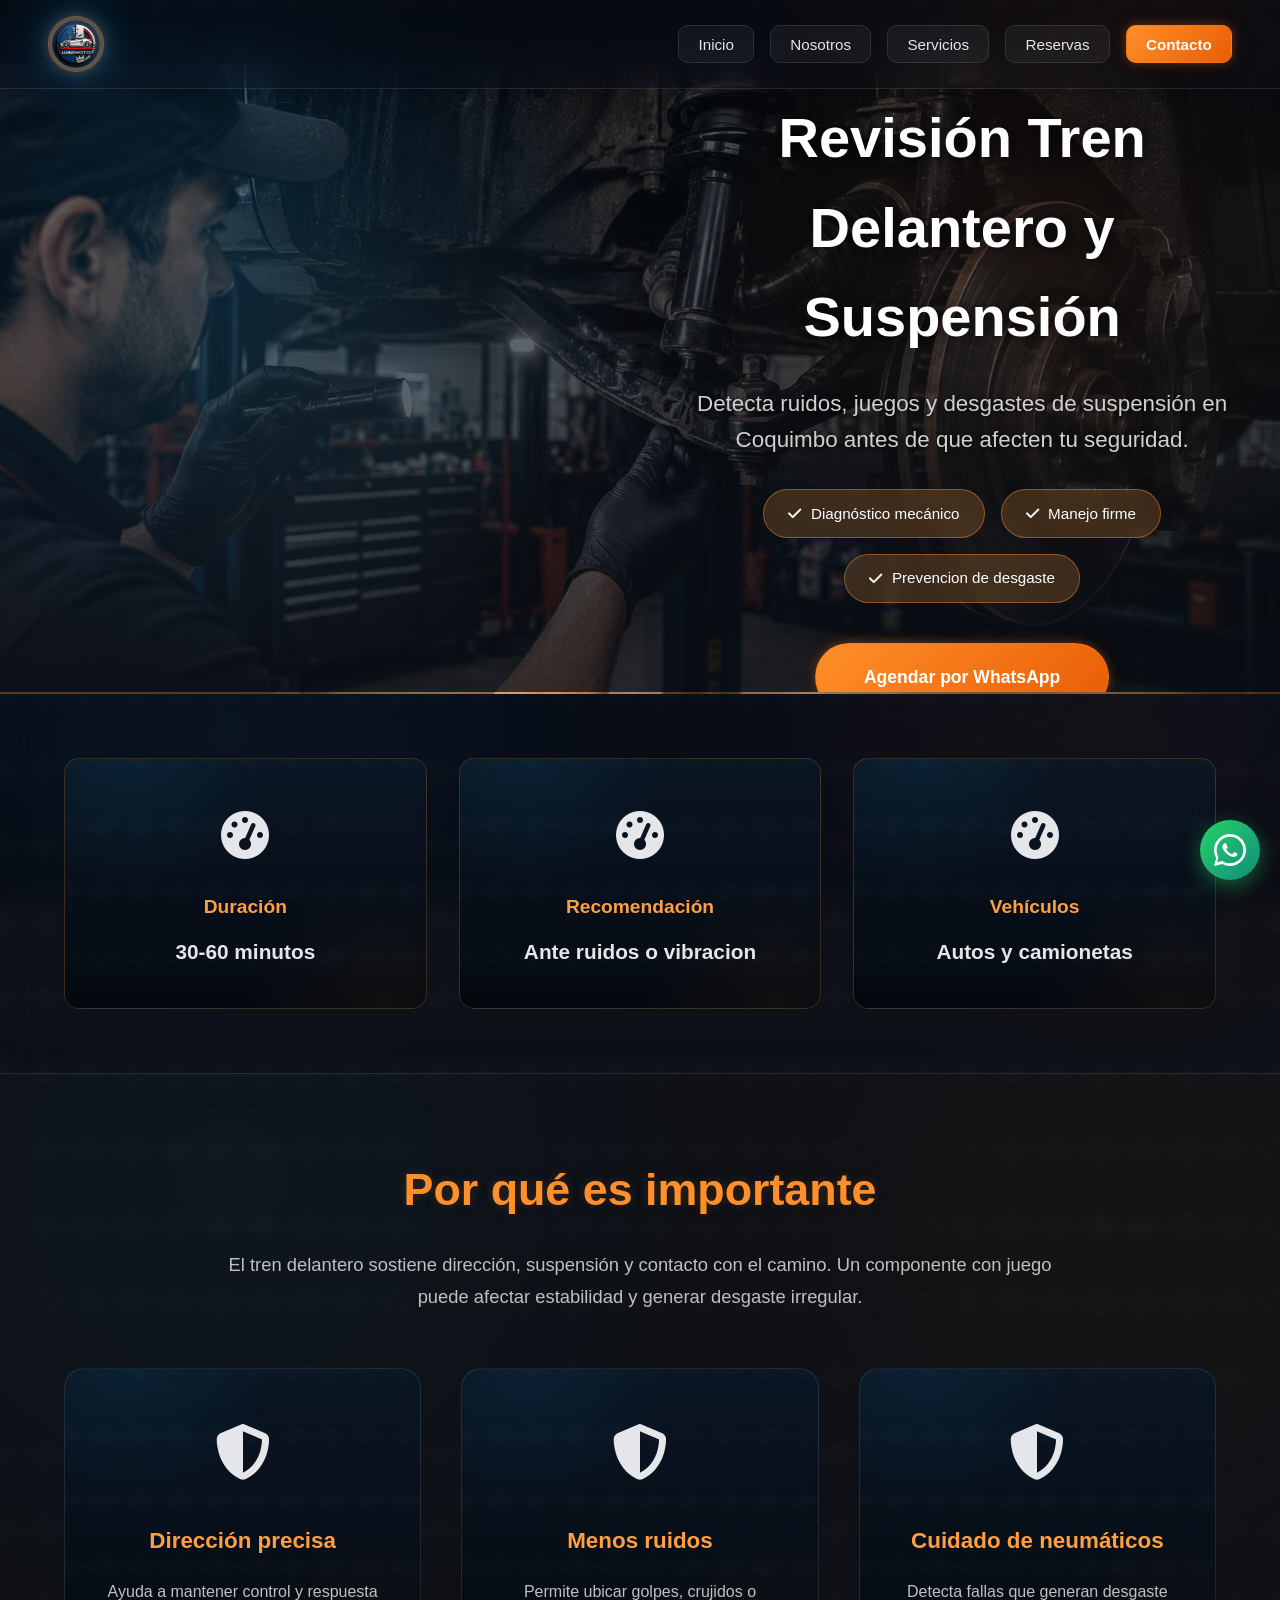
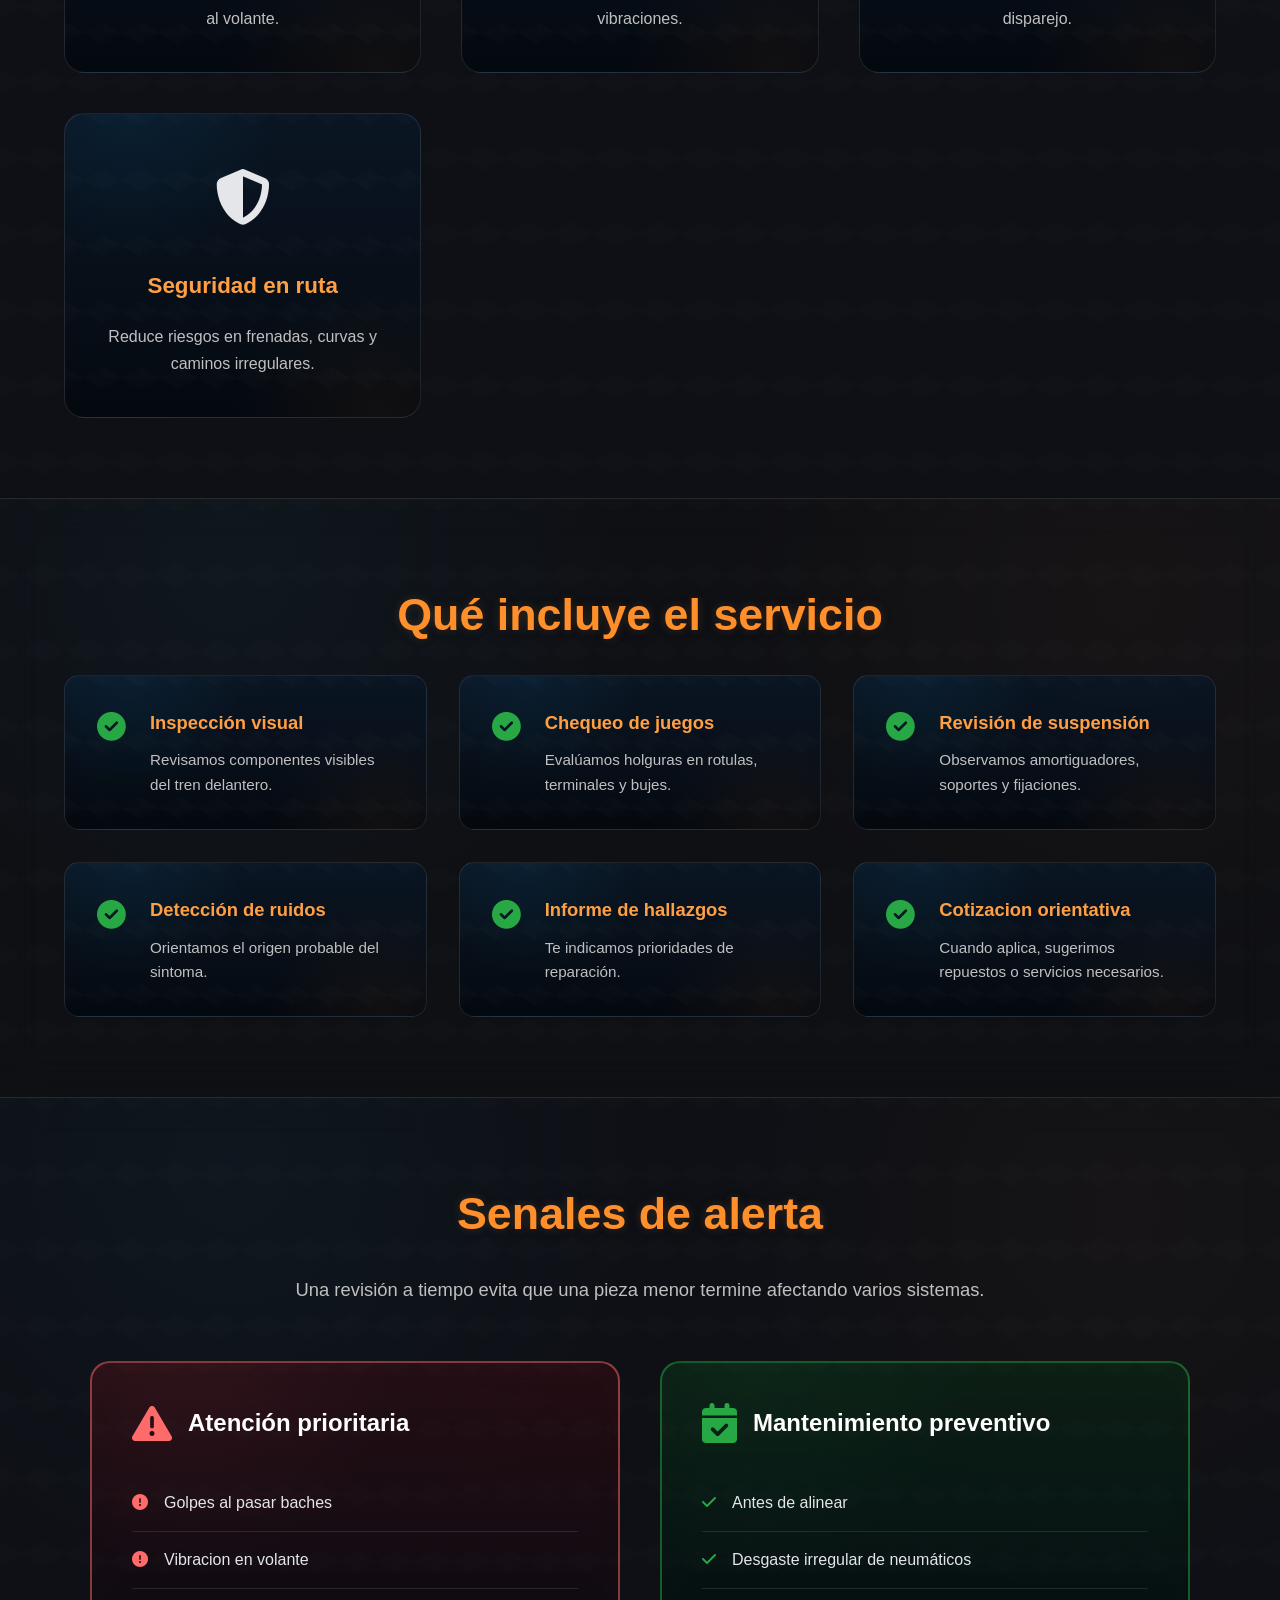
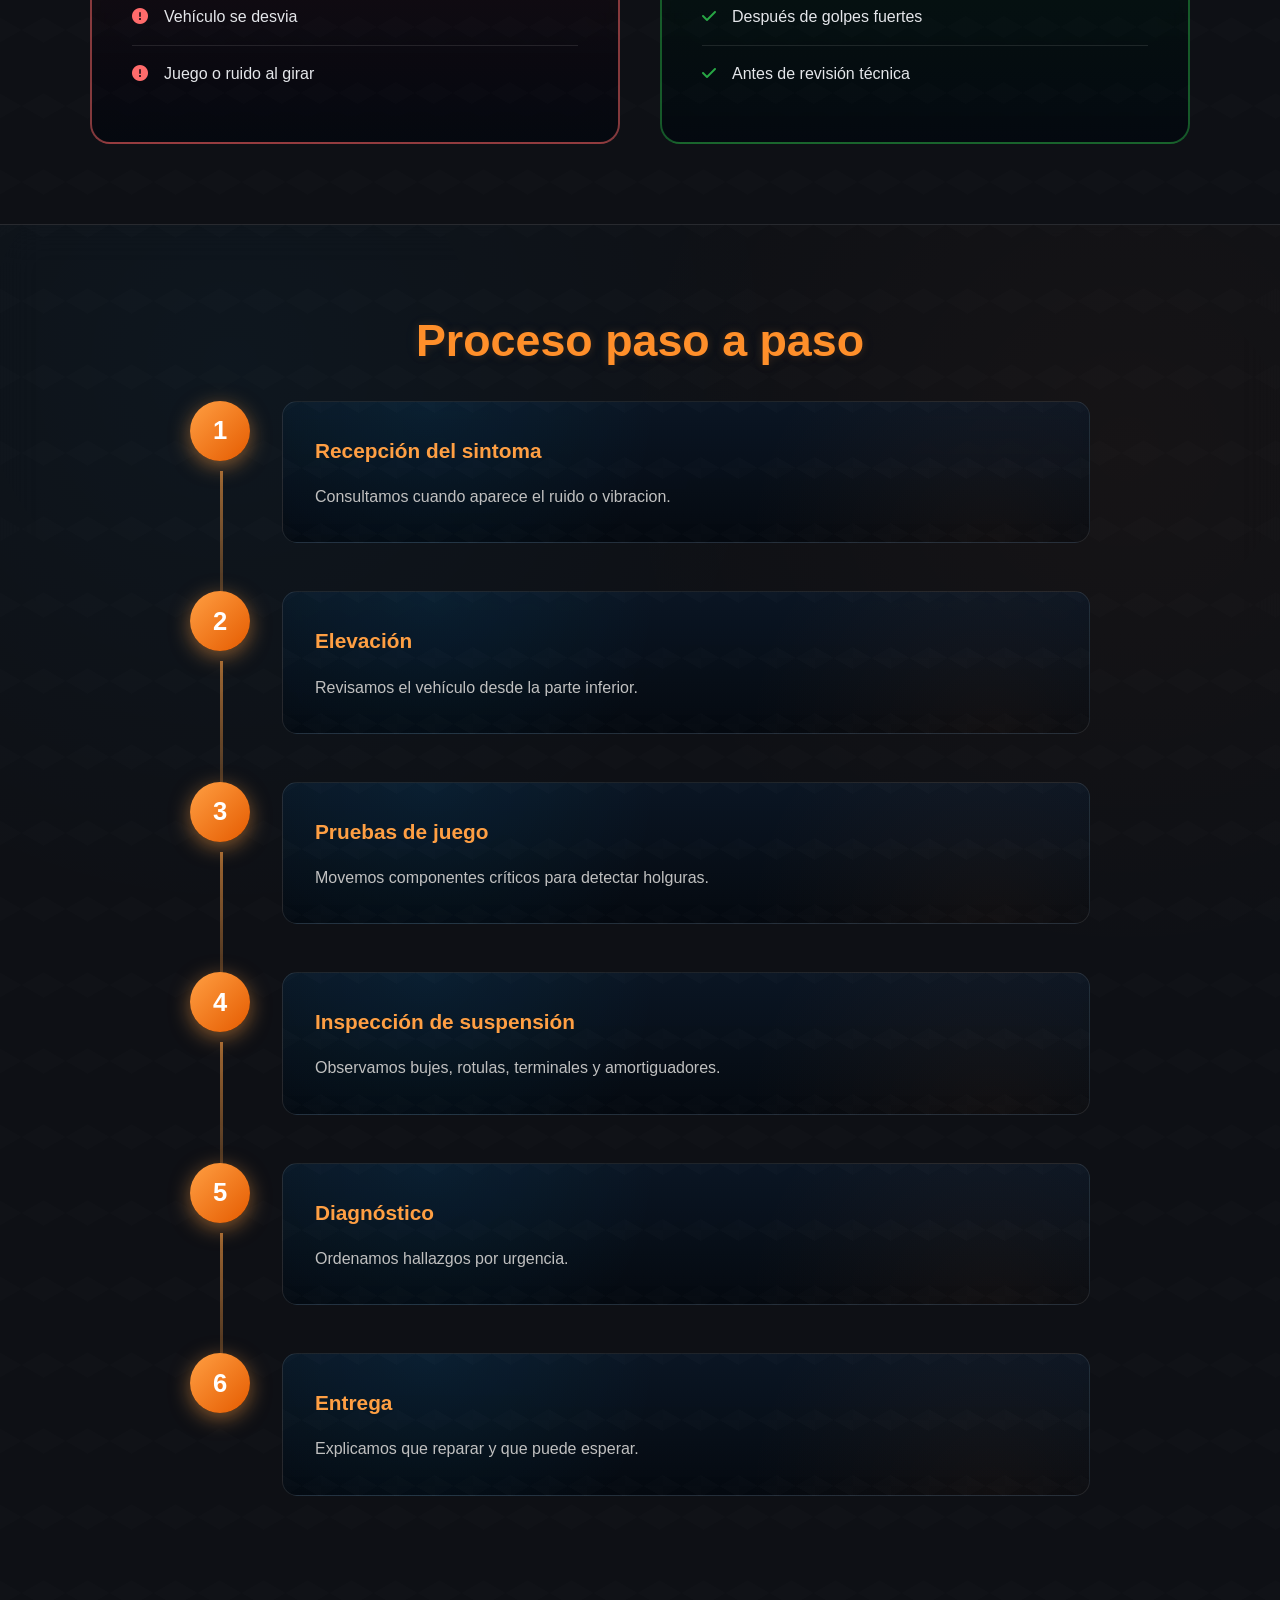
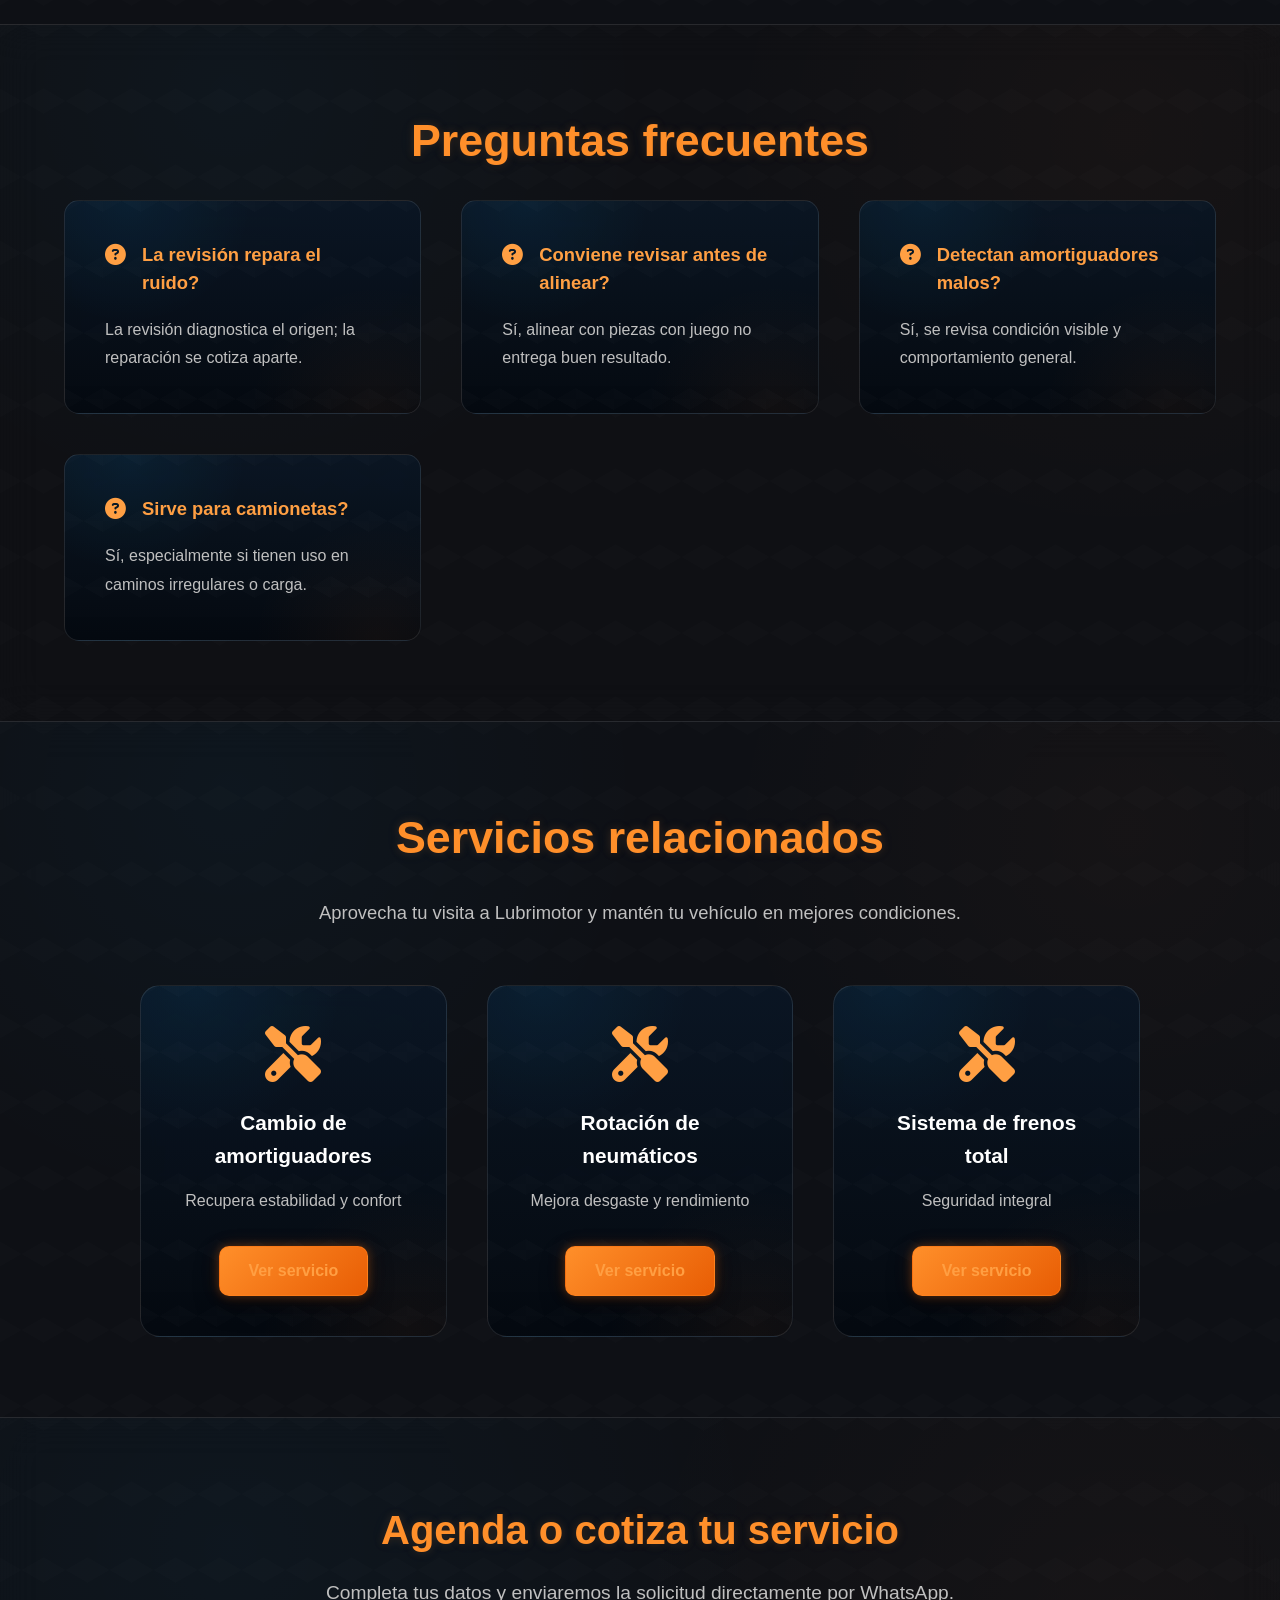
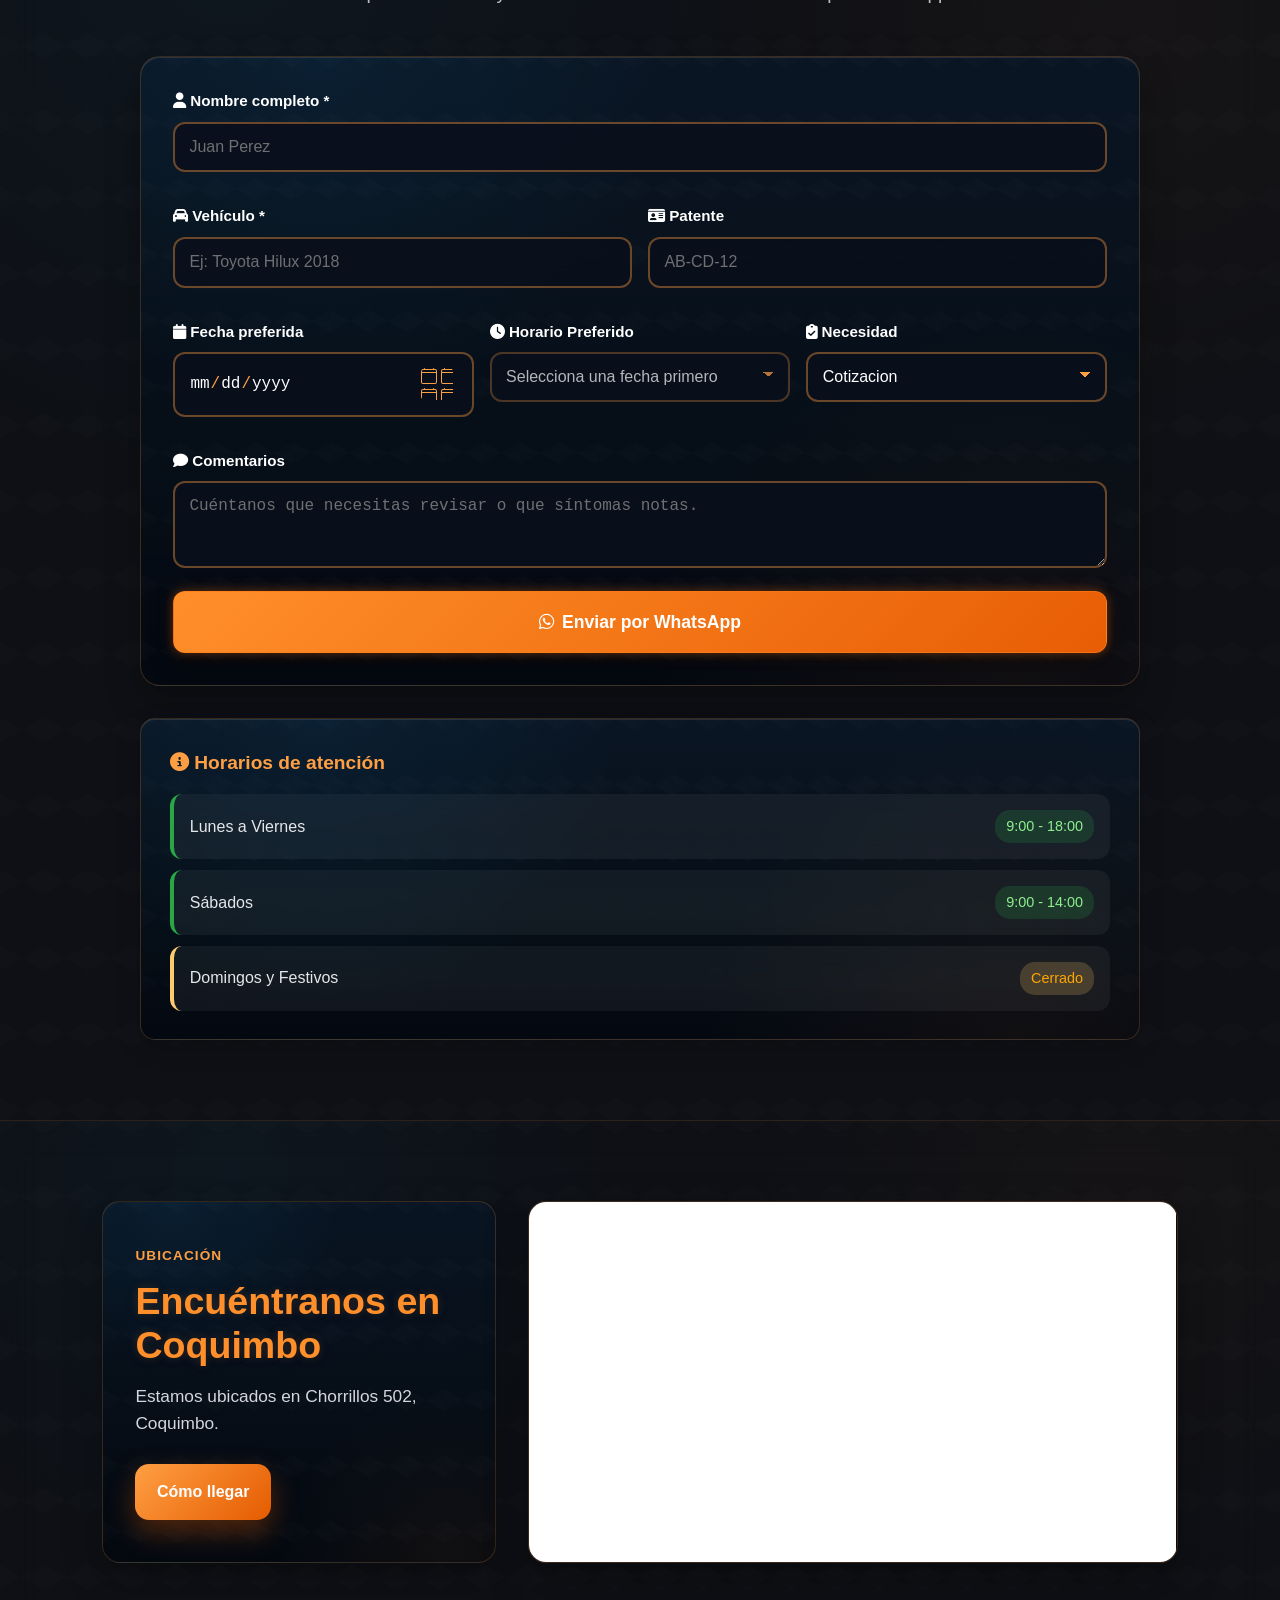
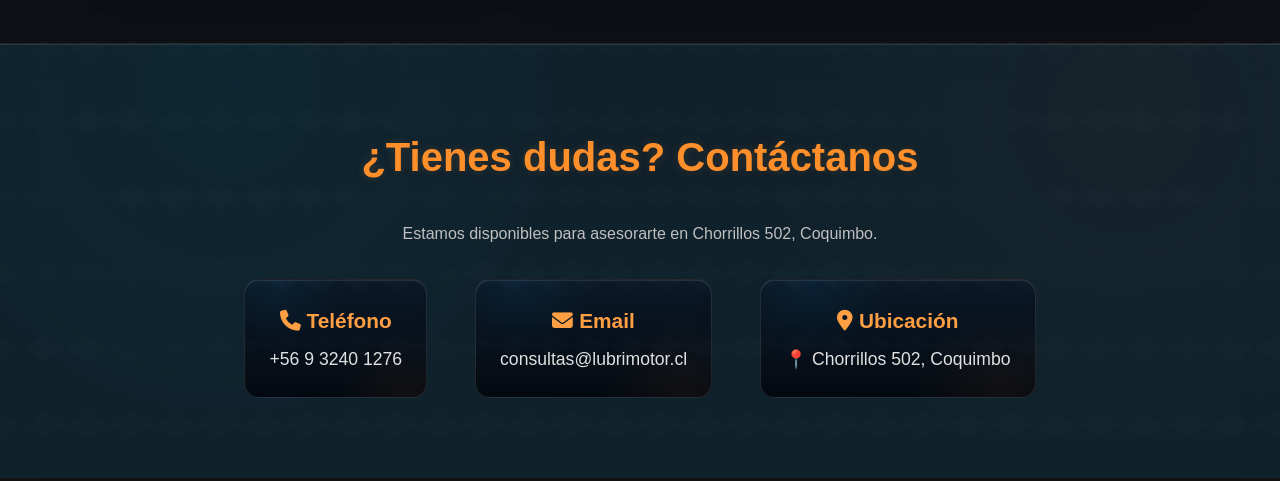
<file: paginas/servicio-tren-delantero-suspension.html>
﻿<!DOCTYPE html>
<html lang="es">
<head>
    <meta charset="UTF-8">
    <meta name="viewport" content="width=device-width, initial-scale=1.0">
    <title>Tren Delantero y Suspensión en Coquimbo | Lubrimotor</title>
    <meta name="description" content="Revisión de tren delantero y suspensión en Chorrillos 502, Coquimbo. Diagnóstico de ruidos, juego, vibraciones y desgaste en autos y camionetas.">
    <link rel="stylesheet" href="../styles.css">
    <link rel="stylesheet" href="../styles-paginas/servicio-styles.css">
    <link rel="stylesheet" href="https://cdnjs.cloudflare.com/ajax/libs/font-awesome/6.4.0/css/all.min.css">
</head>
<body>
    <nav class="navbar" id="navbar">
        <div class="navbar-container">
            <div class="logo"><a href="../index.html" class="navbar-brand"><img src="../img/logo.jpg" alt="Lubrimotor servicios automotrices en Coquimbo" class="navbar-logo-text"></a></div>
            <div class="hamburger" id="hamburger"><span></span><span></span><span></span></div>
            <ul class="nav-menu" id="nav-menu">
                <li><a href="../index.html#inicio" class="nav-link">Inicio</a></li>
                <li><a href="../index.html#sobre-nosotros" class="nav-link">Nosotros</a></li>
                <li><a href="../index.html#servicios" class="nav-link">Servicios</a></li>
                <li><a href="../index.html#reservas" class="nav-link">Reservas</a></li>
                <li><a href="../index.html#contacto" class="nav-link btn-cta">Contacto</a></li>
            </ul>
        </div>
    </nav>

    <section class="service-hero" style="background: linear-gradient(rgba(10, 15, 28, 0.38), rgba(26, 31, 46, 0.58)), url('../img/revisiontrendelanteroNuevo.png') center/cover;">
        <div class="service-hero-overlay"></div>
        <div class="service-hero-content">
            <div class="breadcrumb"><a href="../index.html">Inicio</a> / <a href="../index.html#servicios">Servicios</a> / <span>Revisión Tren Delantero y Suspensión</span></div>
            <h1>Revisión Tren Delantero y Suspensión</h1>
            <p class="service-subtitle">Detecta ruidos, juegos y desgastes de suspensión en Coquimbo antes de que afecten tu seguridad.</p>
            <div class="service-badges">
                <span class="badge"><i class="fas fa-check"></i> Diagnóstico mecánico</span>
                <span class="badge"><i class="fas fa-check"></i> Manejo firme</span>
                <span class="badge"><i class="fas fa-check"></i> Prevencion de desgaste</span>
            </div>
            <a href="#reservar" class="btn-hero-service">Agendar por WhatsApp</a>
        </div>
    </section>

    <section class="quick-info">
        <div class="container"><div class="quick-info-grid">
                <div class="quick-info-item"><div class="quick-icon"><i class="fas fa-gauge-high"></i></div><h3>Duración</h3><p>30-60 minutos</p></div>
                <div class="quick-info-item"><div class="quick-icon"><i class="fas fa-gauge-high"></i></div><h3>Recomendación</h3><p>Ante ruidos o vibracion</p></div>
                <div class="quick-info-item"><div class="quick-icon"><i class="fas fa-gauge-high"></i></div><h3>Vehículos</h3><p>Autos y camionetas</p></div>
        </div></div>
    </section>

    <section class="service-importance">
        <div class="container">
            <h2>Por qué es importante</h2>
            <p class="section-intro">El tren delantero sostiene dirección, suspensión y contacto con el camino. Un componente con juego puede afectar estabilidad y generar desgaste irregular.</p>
            <div class="importance-grid">
                <div class="importance-card"><div class="importance-icon"><i class="fas fa-shield-alt"></i></div><h3>Dirección precisa</h3><p>Ayuda a mantener control y respuesta al volante.</p></div>
                <div class="importance-card"><div class="importance-icon"><i class="fas fa-shield-alt"></i></div><h3>Menos ruidos</h3><p>Permite ubicar golpes, crujidos o vibraciones.</p></div>
                <div class="importance-card"><div class="importance-icon"><i class="fas fa-shield-alt"></i></div><h3>Cuidado de neumáticos</h3><p>Detecta fallas que generan desgaste disparejo.</p></div>
                <div class="importance-card"><div class="importance-icon"><i class="fas fa-shield-alt"></i></div><h3>Seguridad en ruta</h3><p>Reduce riesgos en frenadas, curvas y caminos irregulares.</p></div>
            </div>
        </div>
    </section>

    <section class="service-includes">
        <div class="container">
            <h2>Qué incluye el servicio</h2>
            <div class="includes-grid">
                <div class="include-item"><i class="fas fa-check-circle"></i><div><h4>Inspección visual</h4><p>Revisamos componentes visibles del tren delantero.</p></div></div>
                <div class="include-item"><i class="fas fa-check-circle"></i><div><h4>Chequeo de juegos</h4><p>Evalúamos holguras en rotulas, terminales y bujes.</p></div></div>
                <div class="include-item"><i class="fas fa-check-circle"></i><div><h4>Revisión de suspensión</h4><p>Observamos amortiguadores, soportes y fijaciones.</p></div></div>
                <div class="include-item"><i class="fas fa-check-circle"></i><div><h4>Detección de ruidos</h4><p>Orientamos el origen probable del sintoma.</p></div></div>
                <div class="include-item"><i class="fas fa-check-circle"></i><div><h4>Informe de hallazgos</h4><p>Te indicamos prioridades de reparación.</p></div></div>
                <div class="include-item"><i class="fas fa-check-circle"></i><div><h4>Cotizacion orientativa</h4><p>Cuando aplica, sugerimos repuestos o servicios necesarios.</p></div></div>
            </div>
        </div>
    </section>

    <section class="warning-signs">
        <div class="container">
            <h2>Senales de alerta</h2>
            <p class="section-intro">Una revisión a tiempo evita que una pieza menor termine afectando varios sistemas.</p>
            <div class="signs-grid">
                <div class="sign-card urgent">
                    <div class="sign-header"><i class="fas fa-exclamation-triangle"></i><h3>Atención prioritaria</h3></div>
                    <ul>
                        <li><i class="fas fa-exclamation-circle"></i> Golpes al pasar baches</li>
                        <li><i class="fas fa-exclamation-circle"></i> Vibracion en volante</li>
                        <li><i class="fas fa-exclamation-circle"></i> Vehículo se desvia</li>
                        <li><i class="fas fa-exclamation-circle"></i> Juego o ruido al girar</li>
                    </ul>
                </div>
                <div class="sign-card preventive">
                    <div class="sign-header"><i class="fas fa-calendar-check"></i><h3>Mantenimiento preventivo</h3></div>
                    <ul>
                        <li><i class="fas fa-check"></i> Antes de alinear</li>
                        <li><i class="fas fa-check"></i> Desgaste irregular de neumáticos</li>
                        <li><i class="fas fa-check"></i> Después de golpes fuertes</li>
                        <li><i class="fas fa-check"></i> Antes de revisión técnica</li>
                    </ul>
                </div>
            </div>
        </div>
    </section>

    <section class="service-process">
        <div class="container">
            <h2>Proceso paso a paso</h2>
            <div class="process-timeline">
                <div class="process-step"><div class="step-number">1</div><div class="step-content"><h3>Recepción del sintoma</h3><p>Consultamos cuando aparece el ruido o vibracion.</p></div></div>
                <div class="process-step"><div class="step-number">2</div><div class="step-content"><h3>Elevación</h3><p>Revisamos el vehículo desde la parte inferior.</p></div></div>
                <div class="process-step"><div class="step-number">3</div><div class="step-content"><h3>Pruebas de juego</h3><p>Movemos componentes críticos para detectar holguras.</p></div></div>
                <div class="process-step"><div class="step-number">4</div><div class="step-content"><h3>Inspección de suspensión</h3><p>Observamos bujes, rotulas, terminales y amortiguadores.</p></div></div>
                <div class="process-step"><div class="step-number">5</div><div class="step-content"><h3>Diagnóstico</h3><p>Ordenamos hallazgos por urgencia.</p></div></div>
                <div class="process-step"><div class="step-number">6</div><div class="step-content"><h3>Entrega</h3><p>Explicamos que reparar y que puede esperar.</p></div></div>
            </div>
        </div>
    </section>

    <section class="faq-section">
        <div class="container">
            <h2>Preguntas frecuentes</h2>
            <div class="faq-grid">
                <div class="faq-item"><h3><i class="fas fa-question-circle"></i> La revisión repara el ruido?</h3><p>La revisión diagnostica el origen; la reparación se cotiza aparte.</p></div>
                <div class="faq-item"><h3><i class="fas fa-question-circle"></i> Conviene revisar antes de alinear?</h3><p>Sí, alinear con piezas con juego no entrega buen resultado.</p></div>
                <div class="faq-item"><h3><i class="fas fa-question-circle"></i> Detectan amortiguadores malos?</h3><p>Sí, se revisa condición visible y comportamiento general.</p></div>
                <div class="faq-item"><h3><i class="fas fa-question-circle"></i> Sirve para camionetas?</h3><p>Sí, especialmente si tienen uso en caminos irregulares o carga.</p></div>
            </div>
        </div>
    </section>

    <section class="related-services">
        <div class="container">
            <h2>Servicios relacionados</h2>
            <p class="section-intro">Aprovecha tu visita a Lubrimotor y mantén tu vehículo en mejores condiciones.</p>
            <div class="related-grid">
                <div class="related-card"><i class="fas fa-tools"></i><h3>Cambio de amortiguadores</h3><p>Recupera estabilidad y confort</p><a href="servicio-cambio-amortiguadores.html" class="btn-related">Ver servicio</a></div>
                <div class="related-card"><i class="fas fa-tools"></i><h3>Rotación de neumáticos</h3><p>Mejora desgaste y rendimiento</p><a href="servicio-rotacion-neumaticos.html" class="btn-related">Ver servicio</a></div>
                <div class="related-card"><i class="fas fa-tools"></i><h3>Sistema de frenos total</h3><p>Seguridad integral</p><a href="servicio-sistema-frenos.html" class="btn-related">Ver servicio</a></div>
            </div>
        </div>
    </section>

    <section class="citas-online" id="reservar">
        <div class="container">
            <h2>Agenda o cotiza tu servicio</h2>
            <p>Completa tus datos y enviaremos la solicitud directamente por WhatsApp.</p>
            <form class="formulario-citas service-whatsapp-form" data-service="Revisión Tren Delantero y Suspensión">
                <div class="form-row">
                    <div class="form-group"><label for="nombre"><i class="fas fa-user"></i> Nombre completo *</label><input type="text" id="nombre" name="nombre" required placeholder="Juan Perez"></div>
                </div>
                <div class="form-row">
                    <div class="form-group"><label for="vehiculo"><i class="fas fa-car"></i> Vehículo *</label><input type="text" id="vehiculo" name="vehiculo" required placeholder="Ej: Toyota Hilux 2018"></div>
                    <div class="form-group"><label for="patente"><i class="fas fa-id-card"></i> Patente</label><input type="text" id="patente" name="patente" placeholder="AB-CD-12" style="text-transform: uppercase;"></div>
                </div>
                <div class="form-row">
                    <div class="form-group"><label for="fecha"><i class="fas fa-calendar"></i> Fecha preferida</label><input type="date" id="fecha" name="fecha"></div>
                    <div class="form-group"><label for="hora"><i class="fas fa-clock"></i> Horario Preferido</label><select id="hora" name="hora" required><option value="">Selecciona una fecha primero</option></select></div>
                    <div class="form-group"><label for="urgencia"><i class="fas fa-clipboard-check"></i> Necesidad</label><select id="urgencia" name="urgencia"><option value="Cotizacion">Cotizacion</option><option value="Agendar hora">Agendar hora</option><option value="Tengo una falla o sintoma">Tengo una falla o sintoma</option><option value="Necesito asesoria">Necesito asesoria</option></select></div>
                </div>
                <div class="form-group"><label for="comentarios"><i class="fas fa-comment"></i> Comentarios</label><textarea id="comentarios" name="comentarios" rows="3" placeholder="Cuéntanos que necesitas revisar o que síntomas notas."></textarea></div>
                <button type="submit" class="btn-reservar"><i class="fab fa-whatsapp"></i> Enviar por WhatsApp</button>
            </form>
            <div class="disponibilidad">
                <h3><i class="fas fa-info-circle"></i> Horarios de atención</h3>
                <div class="horarios-disponibles">
                    <div class="horario-item disponible"><span>Lunes a Viernes</span><span class="status">9:00 - 18:00</span></div>
                    <div class="horario-item disponible"><span>Sábados</span><span class="status">9:00 - 14:00</span></div>
                    <div class="horario-item ocupado"><span>Domingos y Festivos</span><span class="status">Cerrado</span></div>
                </div>
            </div>
        </div>
    </section>

    <section class="ubicacion" id="ubicacion">
        <div class="ubicacion-container">
            <div class="ubicacion-content">
                <span class="ubicacion-label">Ubicación</span>
                <h2>Encuéntranos en Coquimbo</h2>
                <p>Estamos ubicados en Chorrillos 502, Coquimbo.</p>
                <a href="https://www.google.com/maps/place/LubriMotor/@-29.9668901,-71.3257162,19z/data=!4m6!3m5!1s0x9691c9198085ee0f:0xff0e93da027ea741!8m2!3d-29.9670055!4d-71.3257167!16s%2Fg%2F11ggm9349y?entry=ttu&g_ep=EgoyMDI2MDUyNy4wIKXMDSoASAFQAw%3D%3D" target="_blank" rel="noopener" class="btn-maps">Cómo llegar</a>
            </div>
            <div class="mapa-ubicacion" aria-label="Mapa de LubriMotor en Chorrillos 502, Coquimbo">
                <iframe src="https://www.google.com/maps?q=LubriMotor%20Chorrillos%20502%20Coquimbo&output=embed" width="600" height="450" style="border:0;" allowfullscreen="" loading="lazy" referrerpolicy="no-referrer-when-downgrade" title="Mapa de LubriMotor en Chorrillos 502, Coquimbo"></iframe>
            </div>
        </div>
    </section>

    <section class="contacto">
        <h2>¿Tienes dudas? Contáctanos</h2>
        <p>Estamos disponibles para asesorarte en Chorrillos 502, Coquimbo.</p>
        <div class="contacto-info">
            <div class="contacto-item"><h3><i class="fas fa-phone"></i> Teléfono</h3><p>+56 9 3240 1276</p></div>
            <div class="contacto-item"><h3><i class="fas fa-envelope"></i> Email</h3><p>consultas@lubrimotor.cl</p></div>
            <div class="contacto-item"><h3><i class="fas fa-map-marker-alt"></i> Ubicación</h3><p><a href="https://www.google.com/maps/place/LubriMotor/@-29.9668901,-71.3257162,19z/data=!4m6!3m5!1s0x9691c9198085ee0f:0xff0e93da027ea741!8m2!3d-29.9670055!4d-71.3257167!16s%2Fg%2F11ggm9349y?entry=ttu&g_ep=EgoyMDI2MDUyNy4wIKXMDSoASAFQAw%3D%3D" target="_blank" rel="noopener">📍 Chorrillos 502, Coquimbo</a></p></div>
        </div>
    </section>

    <div class="whatsapp-widget">
        <div class="whatsapp-button" onclick="window.open('https://wa.me/56932401276?text=Hola,%20quiero%20informacion%20sobre%20revision tren delantero y suspension', '_blank')">
            <svg width="32" height="32" viewBox="0 0 32 32" fill="white"><path d="M16 0C7.164 0 0 7.164 0 16c0 2.8.736 5.568 2.136 8.016L0 32l8.232-2.112A15.936 15.936 0 0016 32c8.836 0 16-7.164 16-16S24.836 0 16 0zm0 29.344c-2.592 0-5.088-.752-7.2-2.112l-.512-.304-5.28 1.36 1.392-5.088-.336-.528A13.248 13.248 0 012.656 16c0-7.36 5.984-13.344 13.344-13.344S29.344 8.64 29.344 16 23.36 29.344 16 29.344zm7.2-9.856c-.384-.192-2.288-1.12-2.64-1.248-.352-.128-.608-.192-.864.192-.256.384-1.024 1.248-1.248 1.504-.224.256-.448.288-.832.096-.384-.192-1.632-.592-3.104-1.888-1.152-1.008-1.92-2.256-2.144-2.64-.224-.384-.016-.592.176-.784.16-.16.384-.448.576-.672.192-.224.256-.384.384-.64.128-.256.064-.48-.032-.672-.096-.192-.864-2.08-1.184-2.848-.32-.752-.64-.64-.864-.64h-.736c-.256 0-.672.096-.992.48-.32.384-1.248 1.216-1.248 2.976s1.28 3.456 1.472 3.712c.192.256 2.56 3.904 6.208 5.472.864.384 1.536.608 2.064.768.864.272 1.664.224 2.288.128.704-.096 2.288-.928 2.608-1.824.32-.896.32-1.664.224-1.824-.096-.16-.352-.256-.736-.448z"/></svg>
        </div>
    </div>

    <div class="mobile-service-reserva-bar" aria-label="Reserva rápida">
        <span>Agenda tu servicio</span>
        <a href="#reservar">Reservar</a>
    </div>

    <script src="../script.js"></script>
    <script>
        document.querySelector('.service-whatsapp-form').addEventListener('submit', function(e) {
            e.preventDefault();
            const form = e.currentTarget;
            const servicio = form.dataset.service;
            const nombre = document.getElementById('nombre').value;
            const vehiculo = document.getElementById('vehiculo').value;
            const patente = document.getElementById('patente').value.toUpperCase();
            const fecha = document.getElementById('fecha').value;
            const hora = document.getElementById('hora') ? document.getElementById('hora').value : '';
            const urgencia = document.getElementById('urgencia').value;
            const comentarios = document.getElementById('comentarios').value;
            let mensaje = '*SOLICITUD: ' + servicio.toUpperCase() + '*%0A%0A';
            mensaje += '*Nombre:* ' + nombre + '%0A';
            mensaje += '*Vehículo:* ' + vehiculo + '%0A';
            if (patente) mensaje += '*Patente:* ' + patente + '%0A';
            if (fecha) mensaje += '*Fecha preferida:* ' + fecha + '%0A';
            if (hora) mensaje += '*Horario preferido:* ' + hora + '%0A';
            mensaje += '*Necesidad:* ' + urgencia + '%0A';
            if (comentarios) mensaje += '*Comentarios:* ' + comentarios + '%0A';
            mensaje += '%0A_Mensaje enviado desde lubrimotor.cl_';
            window.open('https://wa.me/56932401276?text=' + mensaje, '_blank');
        });
        document.getElementById('patente').addEventListener('input', function() {
            this.value = this.value.toUpperCase();
        });
    </script>
</body>
</html>
</file>
<file: styles.css>
* {
    margin: 0;
    padding: 0;
    box-sizing: border-box;
}

/* Navbar brand: round logo */
.navbar-brand {
    display: flex;
    align-items: center;
    gap: 0;
    text-decoration: none;
    min-width: 0;
}

.logo .navbar-logo-text {
    width: 56px;
    height: 56px;
    max-width: 56px;
    max-height: 56px;
    object-fit: cover;
    display: block;
    flex-shrink: 0;
    border-radius: 50%;
    background: rgba(255, 255, 255, 0.05);
    padding: 0.2rem;
    border: 1px solid rgba(255, 159, 67, 0.22);
    filter:
        drop-shadow(0 0 5px rgba(255, 106, 0, 0.55))
        drop-shadow(0 0 10px rgba(255, 45, 0, 0.24))
        drop-shadow(0 0 12px rgba(0, 140, 255, 0.28));
    transition: transform 0.3s ease, filter 0.3s ease;
}

.navbar-brand:hover .navbar-logo-text {
    transform: translateY(-1px);
    filter:
        drop-shadow(0 0 7px rgba(255, 106, 0, 0.68))
        drop-shadow(0 0 12px rgba(255, 45, 0, 0.30))
        drop-shadow(0 0 16px rgba(0, 140, 255, 0.34));
}

@media (max-width: 768px) {
    .logo .navbar-logo-text {
        width: 46px;
        height: 46px;
        max-width: 46px;
        max-height: 46px;
    }
}

@media (max-width: 360px) {
    .logo .navbar-logo-text {
        width: 42px;
        height: 42px;
        max-width: 42px;
        max-height: 42px;
    }
}

html {
    scroll-behavior: smooth;
    font-size: 16px;
}

/* GLOBAL DARK THEME */
:root {
    color-scheme: dark;
}

body {
    font-family: -apple-system, BlinkMacSystemFont, 'Segoe UI', Roboto, sans-serif;
    line-height: 1.6;
    color: #e4e6ea;
    padding-top: 4rem;
    margin: 0;
    min-height: 100vh;
    /* FONDO OSCURO INTENSO FINAL */
    background:
        /* Se mantienen los gradientes del fondo, solo se cambia el color de interacción */
        radial-gradient(circle at 20% 20%, rgba(0, 119, 190, 0.15) 0%, transparent 50%),
        radial-gradient(circle at 80% 80%, rgba(255, 159, 67, 0.15) 0%, transparent 50%), /* Cambio de Cyan a Naranja en el gradiente de fondo */
        radial-gradient(circle at 40% 40%, rgba(0, 119, 190, 0.08) 0%, transparent 70%),
        linear-gradient(135deg, #050810 0%, #0f1419 25%, #1a1f2e 50%, #0a0f1c 75%, #050810 100%);
    background-attachment: fixed;
    background-size: 800px 800px, 600px 600px, 1000px 1000px, 100% 100%;
}

/* NAVBAR OSCURA FINAL */
.navbar {
    position: fixed;
    top: 0;
    width: 100%;
    background: rgba(10, 15, 28, 0.3);
    backdrop-filter: blur(20px);
    border-bottom: 1px solid rgba(255, 255, 255, 0.1);
    z-index: 1000;
    transition: all 0.3s ease;
    box-shadow: 0 4px 20px rgba(0, 0, 0, 0.2);
}

.navbar-container {
    max-width: 1200px;
    margin: 0 auto;
    padding: 0.75rem 1rem;
    display: flex;
    justify-content: space-between;
    align-items: center;
}

/* LOGO OPTIMIZADO */
.logo {
    display: flex;
    align-items: center;
}

.logo img {
    height: 3rem;
    width: auto;
    transition: all 0.3s ease;
    filter: brightness(1.3) contrast(1.2) saturate(1.1);
    border-radius: 8px;
    background: rgba(255, 255, 255, 0.05);
    padding: 0.3rem;
    backdrop-filter: blur(10px);
    border: 1px solid rgba(255, 255, 255, 0.1);
}

.logo img:hover {
    transform: scale(1.05);
    filter: brightness(1.4) contrast(1.3) saturate(1.2);
    /* Se cambia la sombra del logo a naranja */
    box-shadow: 0 0 20px rgba(255, 159, 67, 0.3);
    border-color: rgba(255, 159, 67, 0.3);
}

/* HAMBURGER MENU */
.hamburger {
    display: none;
    flex-direction: column;
    justify-content: center;
    align-items: center;
    width: 44px;
    height: 44px;
    flex: 0 0 44px;
    background: rgba(255, 255, 255, 0.05);
    backdrop-filter: blur(10px);
    border: 1px solid rgba(255, 255, 255, 0.1);
    border-radius: 8px;
    cursor: pointer;
    padding: 0;
    z-index: 1001;
    transition: all 0.3s ease;
    touch-action: manipulation;
}

.hamburger:hover {
    background: rgba(255, 255, 255, 0.1);
    /* Se cambia el hover del menú a naranja */
    border-color: rgba(255, 159, 67, 0.3);
}

.hamburger span {
    display: block;
    width: 24px;
    height: 2px;
    background: #e4e6ea;
    margin: 4px 0;
    transform-origin: center;
    transition: transform 0.3s ease, opacity 0.3s ease, background 0.3s ease;
    border-radius: 2px;
}

/* NAVEGACIÓN OSCURA */
.nav-menu {
    display: flex;
    gap: 1rem;
    align-items: center;
    list-style: none;
    margin: 0;
    padding: 0;
}

.nav-link {
    color: #e4e6ea;
    text-decoration: none;
    font-weight: 500;
    padding: 0.6rem 1.2rem;
    border-radius: 10px;
    transition: all 0.3s ease;
    position: relative;
    background: rgba(255, 255, 255, 0.05);
    backdrop-filter: blur(10px);
    border: 1px solid rgba(255, 255, 255, 0.1);
    font-size: 0.95rem;
}

/* === CAMBIO DE HOVER DE NAVEGACIÓN DE CELESTE A NARANJA === */
.nav-link:hover {
    color: #ff9f43; /* Naranja principal */
    background: rgba(255, 159, 67, 0.1); /* Fondo naranja suave */
    transform: translateY(-2px);
    border-color: rgba(255, 159, 67, 0.3); /* Borde naranja */
    box-shadow: 0 4px 15px rgba(255, 159, 67, 0.2); /* Sombra naranja */
}

/* === CAMBIO DE BOTÓN CTA DE AZUL/CYAN A NARANJA === */
.btn-cta {
    background: linear-gradient(135deg, #e55b00, #ff9f43) !important; /* Degradado Naranja a Naranja Claro */
    color: white !important;
    font-weight: 600;
    box-shadow: 0 4px 15px rgba(229, 91, 0, 0.4); /* Sombra naranja */
    border: 1px solid rgba(229, 91, 0, 0.3) !important; /* Borde naranja */
}

.btn-cta:hover {
    transform: translateY(-2px);
    box-shadow: 0 6px 25px rgba(229, 91, 0, 0.5); /* Sombra naranja más fuerte */
    background: linear-gradient(135deg, #ff8c42, #e55b00) !important; /* Degradado de hover naranja */
}

/* HERO SECTION CON IMAGEN PERSONAL */
.hero {
    height: 90vh;
    background: linear-gradient(rgba(10, 15, 28, 0.6), rgba(26, 31, 46, 0.7)),
                url('img/hero-lubrimotor-futurista.png') center/cover;
    display: flex;
    align-items: center;
    justify-content: center;
    text-align: center;
    color: #e4e6ea;
    position: relative;
}

.hero-text h1 {
    font-size: 4rem;
    margin-bottom: 1rem;
    text-shadow: 2px 2px 8px rgba(0,0,0,0.8);
    color: #ffffff;
}

.hero-text .resaltar {
    /* Se cambia el texto resaltado a naranja */
    color: #ff9f43;
    font-weight: bold;
    text-shadow: 2px 2px 8px rgba(0,0,0,0.8);
}

.hero-text p {
    font-size: 1.5rem;
    margin-bottom: 2rem;
    letter-spacing: 1px;
    color: #d0d0d0;
    text-shadow: 1px 1px 4px rgba(0,0,0,0.8);
}

/* === CAMBIO DE BOTÓN HERO DE CYNA/AZUL A NARANJA === */
.boton-hero {
    display: inline-block;
    padding: 1rem 3rem;
    background: linear-gradient(135deg, #ff9f43, #e55b00); /* Degradado Naranja */
    color: #fff;
    text-decoration: none;
    border-radius: 50px;
    font-weight: bold;
    font-size: 1.1rem;
    transition: all 0.3s ease;
    box-shadow: 0 5px 20px rgba(255, 159, 67, 0.4); /* Sombra naranja */
    border: 1px solid rgba(255, 159, 67, 0.3); /* Borde naranja */
}

.boton-hero:hover {
    background: linear-gradient(135deg, #e55b00, #ff8c42); /* Degradado de hover naranja */
    transform: translateY(-3px);
    box-shadow: 0 8px 25px rgba(255, 159, 67, 0.6); /* Sombra naranja más fuerte */
}

/* SOBRE NOSOTROS OSCURO */
.sobre-nosotros {
    padding: 5rem 10%;
    background: rgba(10, 15, 28, 0.4);
    backdrop-filter: blur(20px);
    text-align: center;
    margin: 0;
    border-top: 1px solid rgba(255, 255, 255, 0.1);
    border-bottom: 1px solid rgba(255, 255, 255, 0.1);
}

.sobre-nosotros h2 {
    font-size: 2.5rem;
    margin-bottom: 2rem;
    /* Se cambia el título a naranja */
    color: #ff9f43;
    position: relative;
    display: inline-block;
    font-weight: 700;
}

.sobre-nosotros h2::after {
    content: '';
    position: absolute;
    bottom: -10px;
    left: 50%;
    transform: translateX(-50%);
    width: 100px;
    height: 3px;
    /* Se cambia el degradado a naranja */
    background: linear-gradient(135deg, #e55b00, #ff9f43);
    border-radius: 2px;
}

.sobre-nosotros p {
    font-size: 1.1rem;
    line-height: 1.8;
    max-width: 900px;
    margin: 2rem auto 0;
    color: #c0c0c0;
}

/* CONFIANZA ITEMS */
.trust-section {
    display: grid;
    grid-template-columns: repeat(auto-fit, minmax(200px, 1fr));
    gap: 2rem;
    margin-top: 3rem;
}

.trust-item {
    background: rgba(255, 255, 255, 0.05);
    backdrop-filter: blur(15px);
    padding: 2rem;
    border-radius: 15px;
    /* Se cambia el borde a naranja */
    border: 1px solid rgba(255, 159, 67, 0.2);
    text-align: center;
    transition: all 0.3s ease;
}

.trust-item:hover {
  background: rgba(255, 255, 255, 0.1);
  /* Se cambia el hover a naranja */
  border-color: rgba(255, 159, 67, 0.4);
  box-shadow: 0 10px 25px rgba(255, 159, 67, 0.2);
}


.trust-icon {
    font-size: 2.5rem;
    margin-bottom: 0.75rem;
}

.trust-item h3 {
    /* Se cambia el color del título a naranja */
    color: #ff9f43;
    margin-bottom: 0.5rem;
    font-size: 1.2rem;
}

.trust-item p {
    color: #b0b0b0;
    font-size: 0.95rem;
}

/* SERVICIOS CON TARJETAS MODERNAS */
.servicios {
    padding: 5rem 5%;
    background: rgba(10, 15, 28, 0.3);
    backdrop-filter: blur(20px);
    margin: 0;
    border-top: 1px solid rgba(255, 255, 255, 0.1);
    border-bottom: 1px solid rgba(255, 255, 255, 0.1);
}

.servicios h2 {
    font-size: 2.5rem;
    text-align: center;
    margin-bottom: 1rem;
    /* Se cambia el título a naranja */
    color: #ff9f43;
    font-weight: 700;
}

.servicios > p {
    text-align: center;
    font-size: 1.1rem;
    color: #c0c0c0;
    margin-bottom: 3rem;
}

.servicios-grid {
    display: grid;
    grid-template-columns: repeat(auto-fit, minmax(280px, 1fr));
    gap: 2rem;
    max-width: 1200px;
    margin: 0 auto;
}

/* SERVICE CARDS */
.service-card {
    background: rgba(255, 255, 255, 0.05);
    backdrop-filter: blur(25px);
    border: 1px solid rgba(255, 255, 255, 0.1);
    border-radius: 20px;
    padding: 2rem;
    min-height: 200px;
    box-shadow:
        0 8px 32px rgba(0, 0, 0, 0.3),
        inset 0 1px 0 rgba(255, 255, 255, 0.1);
    transition: all 0.4s cubic-bezier(0.4, 0, 0.2, 1);
    cursor: pointer;
    display: flex;
    flex-direction: column;
    gap: 1rem;
    position: relative;
    overflow: hidden;
}

/* === CAMBIO DE REACCIÓN (SWIPE) DE CARTA DE CELESTE A NARANJA === */
.service-card::before {
    content: '';
    position: absolute;
    top: 0;
    left: -100%;
    width: 100%;
    height: 100%;
    background: linear-gradient(135deg,
        rgba(229, 91, 0, 0.2) 0%, /* Naranja Oscuro Transparente */
        rgba(255, 159, 67, 0.2) 100%); /* Naranja Claro Transparente */
    transition: left 0.4s cubic-bezier(0.4, 0, 0.2, 1);
    z-index: 1;
}

.card-icon {
    font-size: 3rem;
    transition: all 0.4s ease;
    z-index: 2;
    position: relative;
    align-self: flex-start;
    filter: drop-shadow(0 2px 4px rgba(0, 0, 0, 0.3));
}

.card-content {
    flex: 1;
    z-index: 2;
    position: relative;
    transition: all 0.4s ease;
}

.card-content h3 {
    font-size: 1.4rem;
    margin-bottom: 0.75rem;
    color: #ffffff;
    transition: all 0.4s ease;
    font-weight: 600;
}

.card-content p {
    color: #b0b0b0;
    line-height: 1.6;
    transition: all 0.4s ease;
}

.price-badge {
    display: inline-block;
    /* Se cambia el badge a naranja */
    background: rgba(229, 91, 0, 0.3);
    color: #ff9f43;
    padding: 0.5rem 1rem;
    border-radius: 10px;
    font-size: 0.9rem;
    font-weight: 600;
    margin-top: 1rem;
}

.card-arrow {
    font-size: 1.5rem;
    font-weight: bold;
    /* Se cambia el color de la flecha a naranja */
    color: #ff9f43;
    align-self: flex-end;
    z-index: 2;
    position: relative;
    transition: all 0.4s ease;
    transform: translateX(0);
}

.service-card:hover {
  /* Se cambian las sombras de hover de la tarjeta a naranja */
  box-shadow: 0 20px 60px rgba(229, 91, 0, 0.3), 0 0 0 1px rgba(255, 159, 67, 0.4), inset 0 1px 0 rgba(255,255,255,0.2);
  background: rgba(255,255,255,0.1);
}

.service-card:hover::before {
  left: 0;
  /* Se asegura el cambio de gradiente de hover a naranja */
  background: linear-gradient(135deg, rgba(229, 91, 0, 0.2) 0%, rgba(255, 159, 67, 0.2) 100%);
}


.service-card:hover .card-icon {
    color: #FFD700;
    transform: scale(1.2) rotate(5deg);
}

.service-card:hover .card-content h3 {
    color: #ffffff;
    transform: translateY(-2px);
    /* Se cambia la sombra de texto de hover a naranja */
    text-shadow: 0 2px 8px rgba(255, 159, 67, 0.5);
}

.service-card:hover .card-content p {
    color: #e0e0e0;
    transform: translateY(-2px);
}

.service-card:hover .card-arrow {
    color: #FFD700;
    transform: translateX(5px) scale(1.2);
}

/* PAQUETES SECTION */
.paquetes {
    padding: 5rem 5%;
    background: rgba(10, 15, 28, 0.4);
    backdrop-filter: blur(20px);
    margin: 0;
    border-top: 1px solid rgba(255, 255, 255, 0.1);
}

.paquetes h2 {
    font-size: 2.5rem;
    text-align: center;
    margin-bottom: 1rem;
    /* Se cambia el título a naranja */
    color: #ff9f43;
    font-weight: 700;
}

.paquetes > p {
    text-align: center;
    font-size: 1.1rem;
    color: #c0c0c0;
    margin-bottom: 3rem;
}

.paquetes-grid {
    display: grid;
    grid-template-columns: repeat(auto-fit, minmax(300px, 1fr));
    gap: 2rem;
    max-width: 1200px;
    margin: 0 auto;
}

/* PAQUETE CARDS */
.paquete-card {
    /* === ESTILOS DE TARJETA DE CRISTAL (COPIADO DE .service-card) === */
    background: rgba(255, 255, 255, 0.05); /* Fondo blanco muy transparente */
    backdrop-filter: blur(25px); /* Efecto de desenfoque de fondo */
    border: 1px solid rgba(255, 255, 255, 0.1); /* Borde claro y sutil */
    border-radius: 20px;
    padding: 2rem;
    box-shadow: 
        0 8px 32px rgba(0, 0, 0, 0.3), /* Sombra principal oscura */
        inset 0 1px 0 rgba(255, 255, 255, 0.1); /* Borde interior claro */
    transition: all 0.4s cubic-bezier(0.4, 0, 0.2, 1);
    cursor: pointer;
    display: flex;
    flex-direction: column;
    position: relative;
    overflow: hidden;
    /* ================================================================ */
}

/* Mantener el estilo de hover (que ya es naranja y funciona bien) */
.paquete-card:hover {
  background: rgba(255, 159, 67, 0.1);
  border-color: rgba(255, 159, 67, 0.4);
  box-shadow: 0 12px 38px rgba(255, 159, 67, 0.2);
}

/* Asegurar que la tarjeta destacada mantenga su borde naranja fuerte */
.paquete-card.featured {
  /* Se mantiene el borde naranja para destacar */
  border-color: rgba(255, 159, 67, 0.6);
  background: rgba(255, 159, 67, 0.1); /* Base naranja para destacar */
  box-shadow: 0 12px 38px rgba(255, 159, 67, 0.3); /* Sombra naranja más fuerte para destacar */
}
/* PAQUETE CARDS */
/* ... (Se asume que los estilos de .paquete-card están correctos) */

.badge-popular {
    position: absolute;
    top: -15px;
    
    /* === CAMBIO PARA CENTRADO PERFECTO === */
    left: 0; 
    right: 0; 
    margin-left: auto;
    margin-right: auto;
    width: max-content; /* Asegura que la etiqueta solo ocupe el espacio de su contenido */
    /* FIN CAMBIO DE CENTRADO */

    /* Estilos de diseño (mantener) */
    background: linear-gradient(135deg, #e55b00, #ff9f43);
    color: white;
    padding: 0.5rem 1.5rem;
    border-radius: 20px;
    font-size: 0.85rem;
    font-weight: 600;
}
.paquete-header {
    margin-bottom: 1.5rem;
}

.paquete-header h3 {
    font-size: 1.8rem;
    /* Se cambia el color del título a naranja */
    color: #ff9f43;
    margin-bottom: 0.75rem;
    font-weight: 700;
}

.price {
    font-size: 2.5rem;
    color: #ffffff;
    font-weight: 700;
}

.currency {
    font-size: 1.5rem;
    margin-right: 0.25rem;
}

.paquete-features {
    list-style: none;
    margin-bottom: 2rem;
}

.paquete-features li {
    padding: 0.6rem 0;
    color: #e4e6ea;
    border-bottom: 1px solid rgba(255, 255, 255, 0.1);
    display: flex;
    align-items: center;
    gap: 0.75rem;
}

.check {
    color: #28a745;
    font-weight: bold;
}

.cross {
    color: #b0b0b0;
}

.paquete-features li.disabled {
    color: #888888;
}

.btn-paquete {
    width: 100%;
    padding: 1rem;
    /* Se cambia el botón secundario a naranja */
    background: rgba(229, 91, 0, 0.2);
    color: #ff9f43;
    border: 2px solid rgba(229, 91, 0, 0.5);
    border-radius: 10px;
    font-weight: 600;
    cursor: pointer;
    transition: all 0.3s ease;
    font-size: 1rem;
}

.btn-paquete:hover {
    /* Se cambia el hover del botón secundario a naranja */
    background: rgba(229, 91, 0, 0.4);
    border-color: #ff9f43;
    color: #ffffff;
}

.btn-paquete.primary {
    /* Se cambia el botón primario a naranja */
    background: linear-gradient(135deg, #e55b00, #ff9f43);
    color: white;
    border: 1px solid rgba(255, 159, 67, 0.3);
}

.btn-paquete.primary:hover {
    /* Se cambia la sombra de hover a naranja */
    box-shadow: 0 6px 20px rgba(229, 91, 0, 0.4);
    transform: translateY(-2px);
}

/* SISTEMA DE CITAS OSCURO */
.citas-online {
    padding: 5rem 5%;
    background: rgba(10, 15, 28, 0.4);
    backdrop-filter: blur(20px);
    margin: 0;
    border-top: 1px solid rgba(255, 255, 255, 0.1);
}

.citas-online .container {
    max-width: 1000px;
    margin: 0 auto;
}

.citas-online h2 {
    font-size: 2.5rem;
    text-align: center;
    margin-bottom: 1rem;
    /* Se cambia el título a naranja */
    color: #ff9f43;
    font-weight: 700;
}

.citas-online > .container > p {
    text-align: center;
    font-size: 1.2rem;
    color: #c0c0c0;
    margin-bottom: 3rem;
}

.formulario-citas {
    background: rgba(10, 15, 28, 0.8);
    backdrop-filter: blur(25px);
    padding: 2rem;
    border-radius: 20px;
    box-shadow:
        0 15px 35px rgba(0,0,0,0.3),
        inset 0 1px 0 rgba(255, 255, 255, 0.1);
    margin-bottom: 2rem;
    /* Se cambia el borde a naranja */
    border: 1px solid rgba(255, 159, 67, 0.2);
}

.form-row {
    display: flex;
    gap: 1rem;
    margin-bottom: 1rem;
}

.form-group {
    flex: 1;
    margin-bottom: 1rem;
}

.form-group label {
    display: block;
    margin-bottom: 0.5rem;
    color: #ffffff;
    font-weight: 600;
    font-size: 0.95rem;
}

/* INPUTS OSCUROS */
.form-group input,
.form-group select,
.form-group textarea {
    width: 100%;
    padding: 0.9rem;
    /* Se cambia el borde del input a naranja */
    border: 2px solid rgba(255, 159, 67, 0.4);
    border-radius: 12px;
    font-size: 1rem;
    transition: all 0.3s ease;
    background: rgba(10, 15, 28, 0.95);
    backdrop-filter: blur(15px);
    color: #ffffff;
    font-weight: 500;
}

.form-group input::placeholder,
.form-group textarea::placeholder {
    color: #888888;
    opacity: 0.8;
}

.form-group input:focus,
.form-group select:focus,
.form-group textarea:focus {
    outline: none;
    /* Se cambia el focus del input a naranja */
    border-color: #ff9f43;
    background: rgba(10, 15, 28, 1);
    box-shadow: 0 0 0 3px rgba(255, 159, 67, 0.2);
    color: #ffffff;
}

/* SELECT PERSONALIZADO OSCURO */
.form-group select {
    appearance: none;
    /* Se cambia el ícono del select a naranja */
    background-image:
        linear-gradient(45deg, transparent 50%, #ff9f43 50%),
        linear-gradient(135deg, #ff9f43 50%, transparent 50%);
    background-position:
        calc(100% - 20px) calc(1em + 2px),
        calc(100% - 15px) calc(1em + 2px);
    background-size: 5px 5px, 5px 5px;
    background-repeat: no-repeat;
    cursor: pointer;
}

.form-group select option {
    background: #1a1f2e;
    color: #ffffff;
    padding: 0.7rem;
    font-weight: 500;
}

.btn-reservar {
    width: 100%;
    padding: 1.2rem 2rem;
    /* Se cambia el botón reservar a naranja */
    background: linear-gradient(135deg, #e55b00, #ff9f43);
    color: white;
    border: none;
    border-radius: 12px;
    font-size: 1.1rem;
    font-weight: 600;
    cursor: pointer;
    transition: all 0.3s ease;
    display: flex;
    align-items: center;
    justify-content: center;
    gap: 0.5rem;
    box-shadow: 0 5px 20px rgba(229, 91, 0, 0.4);
    margin-top: 1rem;
}

.btn-reservar:hover {
    transform: translateY(-2px);
    box-shadow: 0 8px 30px rgba(229, 91, 0, 0.5);
    background: linear-gradient(135deg, #ff8c42, #e55b00);
}

.disponibilidad {
    background: rgba(10, 15, 28, 0.8);
    backdrop-filter: blur(20px);
    padding: 1.8rem;
    border-radius: 15px;
    box-shadow:
        0 8px 25px rgba(0,0,0,0.2),
        inset 0 1px 0 rgba(255, 255, 255, 0.1);
    /* Se cambia el borde a naranja */
    border: 1px solid rgba(255, 159, 67, 0.2);
}

.disponibilidad h3 {
    margin-bottom: 1rem;
    /* Se cambia el título a naranja */
    color: #ff9f43;
    font-weight: 600;
    font-size: 1.2rem;
}

.horarios-disponibles {
    display: flex;
    flex-direction: column;
    gap: 0.7rem;
}

.horario-item {
    display: flex;
    justify-content: space-between;
    align-items: center;
    padding: 1rem;
    border-radius: 12px;
    border-left: 4px solid;
    background: rgba(255, 255, 255, 0.05);
    backdrop-filter: blur(10px);
    color: #e4e6ea;
    transition: all 0.3s ease;
}

.horario-item:hover {
    background: rgba(255, 255, 255, 0.08);
    transform: translateX(5px);
}

.horario-item.disponible {
    border-left-color: #28a745;
}

.horario-item.ocupado {
    /* Color de ocupado se mantiene, es un amarillo/naranja */
    border-left-color: #fdcb6e;
}

.horario-item .status {
    font-size: 0.9rem;
    font-weight: 500;
    padding: 0.3rem 0.7rem;
    border-radius: 15px;
    background: rgba(255, 255, 255, 0.1);
}

.horario-item.disponible .status {
    background: rgba(40, 167, 69, 0.2);
    color: #90EE90;
}

.horario-item.ocupado .status {
    background: rgba(253, 203, 110, 0.2);
    color: #FFA500;
}

/* CONTACTO OSCURO */
.contacto {
    /* Se cambia el fondo del contacto a un tono más neutro, manteniendo la base azul/negro */
    padding: 5rem 10%;
    background: rgba(0, 119, 190, 0.15);
    backdrop-filter: blur(20px);
    color: #e4e6ea;
    text-align: center;
    margin: 0;
    border-top: 1px solid rgba(255, 255, 255, 0.1);
}

.contacto h2 {
    font-size: 2.5rem;
    margin-bottom: 2rem;
    color: #ffffff;
    font-weight: 700;
}

.contacto > p {
    color: #c0c0c0;
}

.contacto-info {
    display: flex;
    justify-content: center;
    gap: 3rem;
    flex-wrap: wrap;
    margin-top: 2rem;
}

.contacto-item {
    text-align: center;
    background: rgba(255, 255, 255, 0.05);
    padding: 1.5rem;
    border-radius: 15px;
    backdrop-filter: blur(15px);
    transition: all 0.3s ease;
    border: 1px solid rgba(255, 255, 255, 0.1);
    box-shadow: inset 0 1px 0 rgba(255, 255, 255, 0.1);
}

.contacto-item:hover {
    background: rgba(255, 255, 255, 0.1);
    transform: translateY(-3px);
    /* Se cambia el hover a naranja */
    border-color: rgba(255, 159, 67, 0.3);
    box-shadow: 0 5px 20px rgba(255, 159, 67, 0.2);
}

.contacto-item h3 {
    /* Se cambia el título a naranja */
    color: #ff9f43;
    margin-bottom: 0.5rem;
    font-size: 1.3rem;
    font-weight: 600;
}

.contacto-item p {
    font-size: 1.1rem;
    color: #e0e0e0;
}

.contacto-item a {
    color: #e0e0e0;
    text-decoration: none;
    transition: color 0.3s ease;
}

.contacto-item a:hover {
    color: #ff9f43;
}

/* UBICACION GOOGLE MAPS */
.ubicacion {
    padding: 5rem 8%;
    background: rgba(10, 15, 28, 0.42);
    backdrop-filter: blur(20px);
    border-top: 1px solid rgba(255, 159, 67, 0.12);
    border-bottom: 1px solid rgba(255, 255, 255, 0.08);
    color: #e4e6ea;
}

.ubicacion-container {
    width: min(100%, 1180px);
    margin: 0 auto;
    display: grid;
    grid-template-columns: minmax(260px, 0.85fr) minmax(420px, 1.4fr);
    gap: 2rem;
    align-items: stretch;
}

.ubicacion-content {
    display: flex;
    flex-direction: column;
    justify-content: center;
    padding: 2rem;
    border: 1px solid rgba(255, 159, 67, 0.18);
    border-radius: 18px;
    background: linear-gradient(180deg, rgba(255, 255, 255, 0.07), rgba(255, 255, 255, 0.035));
    box-shadow: 0 16px 38px rgba(0, 0, 0, 0.28);
}

.ubicacion-label {
    color: #ff9f43;
    font-size: 0.85rem;
    font-weight: 800;
    letter-spacing: 0.08em;
    text-transform: uppercase;
    margin-bottom: 0.85rem;
}

.ubicacion h2 {
    color: #ffffff;
    font-size: 2.35rem;
    line-height: 1.15;
    margin-bottom: 1rem;
}

.ubicacion p {
    color: #d4d7dd;
    font-size: 1.08rem;
    line-height: 1.6;
    margin-bottom: 1.6rem;
}

.btn-maps {
    width: fit-content;
    min-height: 48px;
    display: inline-flex;
    align-items: center;
    justify-content: center;
    padding: 0.95rem 1.35rem;
    color: #ffffff;
    text-decoration: none;
    font-weight: 800;
    border-radius: 14px;
    background: linear-gradient(135deg, #ff9f43, #e55b00);
    box-shadow: 0 12px 28px rgba(229, 91, 0, 0.34);
    transition: transform 0.3s ease, box-shadow 0.3s ease;
}

.btn-maps:hover {
    transform: translateY(-2px);
    box-shadow: 0 16px 34px rgba(229, 91, 0, 0.46);
}

.mapa-ubicacion {
    min-height: 360px;
    overflow: hidden;
    border: 1px solid rgba(255, 159, 67, 0.22);
    border-radius: 18px;
    background: rgba(5, 8, 16, 0.72);
    box-shadow: 0 18px 42px rgba(0, 0, 0, 0.34);
}

.mapa-ubicacion iframe {
    width: 100%;
    height: 100%;
    min-height: 360px;
    display: block;
    filter: saturate(0.9) contrast(1.04);
}

/* WIDGET WHATSAPP */
.whatsapp-widget {
    position: fixed;
    bottom: 20px;
    right: 20px;
    z-index: 1000;
    font-family: -apple-system, BlinkMacSystemFont, 'Segoe UI', Roboto, sans-serif;
}

.whatsapp-button {
    width: 60px;
    height: 60px;
    background: linear-gradient(135deg, #25D366, #128C7E);
    border-radius: 50%;
    display: flex;
    align-items: center;
    justify-content: center;
    cursor: pointer;
    box-shadow: 0 6px 20px rgba(37, 211, 102, 0.4);
    transition: all 0.3s ease;
    animation: pulse 2s infinite;
}

.whatsapp-button:hover {
    transform: scale(1.1);
    box-shadow: 0 8px 25px rgba(37, 211, 102, 0.6);
}

@keyframes pulse {
    0% { box-shadow: 0 0 0 0 rgba(37, 211, 102, 0.7); }
    70% { box-shadow: 0 0 0 15px rgba(37, 211, 102, 0); }
    100% { box-shadow: 0 0 0 0 rgba(37, 211, 102, 0); }
}

.whatsapp-chat {
    position: absolute;
    bottom: 80px;
    right: 0;
    width: 320px;
    background: rgba(10, 15, 28, 0.9);
    backdrop-filter: blur(25px);
    border-radius: 20px;
    box-shadow: 0 15px 35px rgba(0,0,0,0.4);
    opacity: 0;
    visibility: hidden;
    transform: translateY(20px);
    transition: all 0.3s ease;
    border: 1px solid rgba(255, 255, 255, 0.1);
}

.whatsapp-chat.active {
    opacity: 1;
    visibility: visible;
    transform: translateY(0);
}

.chat-header {
    background: linear-gradient(135deg, #25D366, #128C7E);
    color: white;
    padding: 1rem;
    border-radius: 20px 20px 0 0;
    display: flex;
    align-items: center;
    justify-content: space-between;
}

.chat-info {
    display: flex;
    align-items: center;
    gap: 0.75rem;
}

.chat-avatar img {
    width: 40px;
    height: 40px;
    border-radius: 50%;
    object-fit: cover;
}

.chat-details h4 {
    margin: 0;
    font-size: 1rem;
}

.chat-details .status {
    font-size: 0.8rem;
    opacity: 0.9;
}

.close-chat {
    background: none;
    border: none;
    color: white;
    font-size: 1.5rem;
    cursor: pointer;
    padding: 0.25rem;
}

.chat-body {
    padding: 1rem;
    max-height: 300px;
    overflow-y: auto;
}

.message {
    margin-bottom: 1rem;
}

.bot-message {
    background: rgba(255, 255, 255, 0.1);
    backdrop-filter: blur(10px);
    padding: 0.75rem;
    border-radius: 15px 15px 15px 5px;
    border: 1px solid rgba(255, 255, 255, 0.1);
}

.bot-message p {
    margin: 0 0 0.5rem 0;
    color: #e4e6ea;
}

.bot-message small {
    color: #b0b0b0;
    font-size: 0.8rem;
}

.quick-buttons {
    display: flex;
    flex-direction: column;
    gap: 0.5rem;
    margin-top: 1rem;
}

.quick-btn {
    /* Se cambia el botón rápido a naranja */
    background: rgba(229, 91, 0, 0.1);
    backdrop-filter: blur(10px);
    border: 1px solid rgba(229, 91, 0, 0.3);
    color: #ff9f43;
    padding: 0.75rem;
    border-radius: 10px;
    text-align: left;
    cursor: pointer;
    transition: all 0.3s ease;
    font-size: 0.9rem;
}

.quick-btn:hover {
    background: rgba(229, 91, 0, 0.2);
    color: #ffffff;
    border-color: rgba(255, 159, 67, 0.5);
}

.chat-footer {
    padding: 1rem;
    border-top: 1px solid rgba(255, 255, 255, 0.1);
}

.start-chat-btn {
    display: flex;
    align-items: center;
    justify-content: center;
    gap: 0.5rem;
    background: linear-gradient(135deg, #25D366, #128C7E);
    color: white;
    text-decoration: none;
    padding: 0.75rem;
    border-radius: 10px;
    font-weight: 500;
    transition: all 0.3s ease;
}

.start-chat-btn:hover {
    transform: translateY(-1px);
    box-shadow: 0 5px 15px rgba(37, 211, 102, 0.3);
}

/* ========================================= */
/* CALENDARIO NEGRO DEFINITIVO */
/* ========================================= */

/* DATE INPUT CALENDARIO NEGRO FORZADO */
.form-group input[type="date"] {
    color-scheme: dark !important;
    background: rgba(10, 15, 28, 0.95) !important;
    color: #ffffff !important;
    /* Se cambia el borde del input a naranja */
    border: 2px solid rgba(255, 159, 67, 0.4) !important;
}

.form-group input[type="date"]:focus {
    /* Se cambia el focus a naranja */
    border-color: #ff9f43 !important;
    box-shadow: 0 0 0 3px rgba(255, 159, 67, 0.2) !important;
}

/* CALENDAR PICKER ICON NARANJA */
.form-group input[type="date"]::-webkit-calendar-picker-indicator {
    /* Se cambia el fill color del SVG a naranja (#ff9f43) */
    background: url("data:image/svg+xml,%3csvg xmlns='http://www.w3.org/2000/svg' width='20' height='20' fill='%23ff9f43'%3e%3cpath d='M3.5 0a.5.5 0 0 1 .5.5V1h8V.5a.5.5 0 0 1 1 0V1h1a2 2 0 0 1 2 2v11a2 2 0 0 1-2 2H2a2 2 0 0 1-2-2V3a2 2 0 0 1 2-2h1V.5a.5.5 0 0 1 .5-.5zM2 2a1 1 0 0 0-1 1v1h14V3a1 1 0 0 0-1-1H2zm13 3H1v9a1 1 0 0 0 1 1h12a1 1 0 0 0 1-1V5z'/%3e%3c/svg%3e") !important;
    cursor: pointer !important;
    opacity: 1 !important;
    width: 24px !important;
    height: 24px !important;
    padding: 4px !important;
    margin: 0 4px !important;
    border-radius: 4px !important;
    transition: all 0.3s ease !important;
}

.form-group input[type="date"]::-webkit-calendar-picker-indicator:hover {
    /* Se cambia el hover a naranja */
    background-color: rgba(255, 159, 67, 0.2) !important;
    transform: scale(1.1) !important;
}

/* ELEMENTOS INTERNOS DEL DATE INPUT */
input[type="date"]::-webkit-datetime-edit {
    color: #ffffff !important;
    background: transparent !important;
}

input[type="date"]::-webkit-datetime-edit-fields-wrapper {
    background: transparent !important;
}

input[type="date"]::-webkit-datetime-edit-text {
    /* Se cambia el texto interno a naranja */
    color: #ff9f43 !important;
}

input[type="date"]::-webkit-datetime-edit-month-field,
input[type="date"]::-webkit-datetime-edit-day-field,
input[type="date"]::-webkit-datetime-edit-year-field {
    color: #ffffff !important;
    background: transparent !important;
}

/* RESPONSIVE */
@media (max-width: 768px) {
    body {
        padding-top: 3.5rem;
        background-attachment: scroll;
        background-position: center center;
    }

    .navbar {
        overflow: visible;
        --mobile-navbar-height: 64px;
    }

    .hamburger {
        display: flex;
        position: relative;
        z-index: 1002;
        border-color: rgba(255, 159, 67, 0.28);
        background: rgba(255, 159, 67, 0.08);
        box-shadow: 0 8px 24px rgba(0, 0, 0, 0.28);
    }

    .nav-menu {
        position: fixed;
        top: var(--mobile-navbar-height);
        right: 0;
        left: 0;
        width: 100%;
        height: auto;
        max-height: calc(100svh - var(--mobile-navbar-height));
        display: flex;
        flex-direction: column;
        align-items: center;
        justify-content: flex-start;
        gap: 0.75rem;
        padding: 1rem 1rem 1.25rem;
        background:
            radial-gradient(circle at 50% 0%, rgba(255, 159, 67, 0.18), transparent 35%),
            radial-gradient(circle at 20% 20%, rgba(0, 170, 255, 0.12), transparent 34%),
            rgba(5, 8, 16, 0.98);
        backdrop-filter: blur(24px);
        border-top: 1px solid rgba(255, 159, 67, 0.18);
        box-shadow: 0 18px 40px rgba(0, 0, 0, 0.42);
        border-left: 0;
        opacity: 0;
        visibility: hidden;
        pointer-events: none;
        transform: translateY(-8px);
        transition: opacity 0.3s ease, visibility 0.3s ease, transform 0.3s ease;
        z-index: 1001;
        overflow-y: auto;
        overflow-x: hidden;
        overscroll-behavior: contain;
    }

    .nav-menu.active {
        opacity: 1;
        visibility: visible;
        pointer-events: auto;
        transform: translateY(0);
    }

    .nav-link {
        width: min(100%, 340px);
        min-height: 48px;
        display: flex;
        align-items: center;
        justify-content: center;
        font-size: 1rem;
        padding: 0.9rem 1rem;
        text-align: center;
        border: 1px solid rgba(255, 159, 67, 0.18);
        margin: 0;
        background: rgba(255, 255, 255, 0.065);
        backdrop-filter: blur(15px);
        color: #ffffff;
        border-radius: 14px;
        box-shadow: 0 10px 28px rgba(0, 0, 0, 0.22);
    }

    .nav-link:hover {
        /* Se cambia el hover responsive a naranja */
        background: rgba(255, 159, 67, 0.15);
        color: #ff9f43;
        border-color: rgba(255, 159, 67, 0.4);
    }

    .logo img {
        height: 2.8rem;
        padding: 0.25rem;
    }

    .hamburger.active span:nth-child(1) {
        transform: translateY(10px) rotate(45deg);
    }

    .hamburger.active span:nth-child(2) {
        opacity: 0;
    }

    .hamburger.active span:nth-child(3) {
        transform: translateY(-10px) rotate(-45deg);
    }

    .hero-text h1 {
        font-size: 2.5rem;
    }

    .hero-text p {
        font-size: 1.2rem;
    }

    .servicios-grid {
        grid-template-columns: 1fr;
    }

    .paquetes-grid {
        grid-template-columns: 1fr;
    }

    .paquete-card.featured {
        transform: scale(1);
    }

    .contacto-info {
        flex-direction: column;
        gap: 1.5rem;
    }

    .form-row {
        flex-direction: column;
    }

    .whatsapp-chat {
        width: calc(100vw - 40px);
        right: 20px;
    }

    .whatsapp-widget {
        bottom: 15px;
        right: 15px;
    }

    .citas-online {
        padding: 3rem 5%;
    }

    .formulario-citas {
        padding: 1.5rem;
        background: rgba(10, 15, 28, 0.9);
    }

    .sobre-nosotros {
        padding: 3rem 5%;
    }

    .contacto {
        padding: 3rem 5%;
    }
}

@media (min-width: 480px) and (max-width: 768px) {
    .navbar-container {
        padding: 0.75rem 2rem;
    }

    .hero-text h1 {
        font-size: 3rem;
    }

    .servicios-grid {
        grid-template-columns: repeat(2, 1fr);
    }

    .paquetes-grid {
        grid-template-columns: repeat(2, 1fr);
    }
}

@media (min-width: 769px) and (max-width: 1024px) {
    .navbar-container {
        padding: 0.75rem 2rem;
    }

    .logo img {
        height: 3.5rem;
    }

    .hero-text h1 {
        font-size: 3.5rem;
    }

    .servicios-grid {
        grid-template-columns: repeat(2, 1fr);
    }

    .paquetes-grid {
        grid-template-columns: repeat(2, 1fr);
    }
}

@media (min-width: 1025px) {
    .navbar-container {
        padding: 1rem 3rem;
    }

    .hero-text h1 {
        font-size: 4rem;
    }

    .servicios-grid {
        grid-template-columns: repeat(3, 1fr);
    }

    .paquetes-grid {
        grid-template-columns: repeat(3, 1fr);
    }
}

@media (min-width: 1200px) {
    .navbar-container {
        max-width: 1400px;
    }
}

@media (max-width: 480px) {
    .servicios-grid {
        grid-template-columns: 1fr;
    }

    .paquetes-grid {
        grid-template-columns: 1fr;
    }

    .service-card {
        padding: 1.25rem;
        border-radius: 15px;
    }

    .service-card .card-icon {
        font-size: 2.2rem;
    }

    .service-card .card-content h3 {
        font-size: 1.2rem;
    }

    .service-card .card-content p {
        font-size: 0.95rem;
    }
}

/* ========================================
   AJUSTES RESPONSIVE FINALES
   ======================================== */
html,
body {
    max-width: 100%;
    overflow-x: hidden;
}

body.menu-open {
    overflow-x: hidden;
}

img,
svg,
video {
    max-width: 100%;
}

.service-card img {
    width: 100%;
    height: 180px;
    object-fit: cover;
    object-position: center;
    border-radius: 14px;
    display: block;
    position: relative;
    z-index: 2;
}

.card-content h4 {
    color: #ffffff;
    font-size: 1.25rem;
    line-height: 1.3;
    margin-bottom: 0.65rem;
    overflow-wrap: anywhere;
}

.servicio-titulo {
    max-width: 1200px;
    margin: 0 auto 1.5rem;
    color: #ff9f43;
    font-size: 1.6rem;
    line-height: 1.25;
}

@media (max-width: 768px) {
    .navbar-container {
        min-height: 64px;
        padding: 0.55rem 1rem;
    }

    .logo img {
        max-width: 160px;
        height: 2.4rem;
    }

    .hero {
        min-height: calc(100svh - 64px);
        height: auto;
        padding: 4.5rem 1rem 3rem;
        background-position: center;
    }

    .hero-text {
        width: 100%;
        max-width: 430px;
        padding: 0 0.25rem;
    }

    .hero-text h1 {
        font-size: clamp(2rem, 11vw, 3rem);
        line-height: 1.05;
        overflow-wrap: anywhere;
    }

    .hero-text p {
        font-size: clamp(1rem, 4.8vw, 1.2rem);
        line-height: 1.45;
        letter-spacing: 0;
        margin-bottom: 1.5rem;
    }

    .boton-hero,
    .btn-reservar,
    .start-chat-btn {
        min-height: 48px;
        padding: 0.95rem 1.25rem;
        font-size: 1rem;
        touch-action: manipulation;
    }

    .sobre-nosotros,
    .servicios,
    .ubicacion,
    .citas-online,
    .contacto {
        padding: 3rem 1rem;
    }

    .sobre-nosotros h2,
    .servicios h2,
    .ubicacion h2,
    .citas-online h2,
    .contacto h2 {
        font-size: clamp(1.8rem, 8vw, 2.25rem);
        line-height: 1.15;
    }

    .sobre-nosotros p,
    .servicios > p,
    .ubicacion p,
    .citas-online > .container > p,
    .contacto > p {
        font-size: 1rem;
        line-height: 1.65;
    }

    .trust-section,
    .servicios-grid,
    .paquetes-grid {
        grid-template-columns: 1fr !important;
        gap: 1rem;
    }

    .servicio-titulo {
        font-size: 1.35rem;
        padding: 0 0.25rem;
        margin-bottom: 1rem;
    }

    .service-card {
        width: 100%;
        min-height: auto;
        padding: 1rem;
        border-radius: 14px;
        gap: 0.85rem;
    }

    .service-card img {
        height: clamp(165px, 48vw, 220px);
        border-radius: 12px;
    }

    .card-content h4 {
        font-size: 1.15rem;
    }

    .card-content p {
        font-size: 0.95rem;
        line-height: 1.55;
    }

    .formulario-citas,
    .disponibilidad,
    .contacto-item,
    .trust-item {
        padding: 1rem;
        border-radius: 14px;
    }

    .form-row {
        flex-direction: column;
        gap: 0;
        margin-bottom: 0;
    }

    .form-group {
        margin-bottom: 0.95rem;
    }

    .form-group input,
    .form-group select,
    .form-group textarea {
        min-height: 48px;
        font-size: 16px;
        padding: 0.85rem;
    }

    .horario-item {
        align-items: flex-start;
        flex-direction: column;
        gap: 0.5rem;
    }

    .contacto-info {
        display: grid;
        grid-template-columns: 1fr;
        gap: 1rem;
    }

    .contacto-item {
        width: 100%;
    }

    .whatsapp-widget {
        right: 14px;
        bottom: 14px;
    }

    .whatsapp-button {
        width: 56px;
        height: 56px;
    }

    .whatsapp-chat {
        width: calc(100vw - 28px);
        right: 0;
        bottom: 72px;
        max-height: min(78vh, 560px);
        overflow: hidden;
    }

    .chat-body {
        max-height: 45vh;
    }
}

@media (max-width: 430px) {
    body {
        padding-top: 3.5rem;
    }

    .navbar-container {
        padding-inline: 0.75rem;
    }

    .logo img {
        max-width: 140px;
        height: 2.25rem;
    }

    .hero {
        padding-inline: 0.85rem;
    }

    .sobre-nosotros,
    .servicios,
    .ubicacion,
    .citas-online,
    .contacto {
        padding-left: 0.85rem;
        padding-right: 0.85rem;
    }

    .service-card img {
        height: clamp(155px, 52vw, 205px);
    }
}

@media (max-width: 360px) {
    .navbar-container {
        min-height: 58px;
        padding-block: 0.45rem;
    }

    .navbar {
        --mobile-navbar-height: 58px;
    }

    .hero {
        min-height: auto;
        padding-top: 3.4rem;
        padding-bottom: 2.4rem;
    }

    .hero-text h1 {
        font-size: 1.85rem;
        margin-bottom: 0.75rem;
    }

    .hero-text p {
        font-size: 0.98rem;
        margin-bottom: 1.15rem;
    }

    .logo img {
        max-width: 125px;
        height: 2.05rem;
    }

    .card-content h4 {
        font-size: 1.05rem;
    }

    .sobre-nosotros,
    .servicios,
    .ubicacion,
    .citas-online,
    .contacto {
        padding-top: 2.35rem;
        padding-bottom: 2.35rem;
    }

    .service-card,
    .formulario-citas,
    .disponibilidad,
    .contacto-item,
    .trust-item {
        padding: 0.85rem;
    }

    .service-card img {
        height: 148px;
    }

    .form-group input,
    .form-group select,
    .form-group textarea {
        padding: 0.78rem;
    }

    .whatsapp-widget {
        right: 10px;
        bottom: 10px;
    }

    .whatsapp-button {
        width: 52px;
        height: 52px;
    }

    .whatsapp-chat {
        width: calc(100vw - 20px);
        bottom: 64px;
        right: 0;
        border-radius: 16px;
    }
}

/* Hero móvil: encuadre y legibilidad de la imagen principal */
@media (max-width: 768px) {
    .hero {
        min-height: clamp(420px, 72svh, 560px);
        padding: 5rem 1rem 2.75rem;
        background-image:
            linear-gradient(rgba(5, 8, 16, 0.72), rgba(10, 15, 28, 0.82)),
            url('img/hero-lubrimotor-futurista.png');
        background-size: cover;
        background-position: center 42%;
        background-repeat: no-repeat;
    }

    .hero-text {
        max-width: 360px;
        margin: 0 auto;
        padding: 0;
    }

    .hero-text h1 {
        font-size: clamp(2rem, 9.5vw, 2.65rem);
        line-height: 1.08;
        margin-bottom: 0.85rem;
    }

    .hero-text p {
        font-size: clamp(0.98rem, 4.2vw, 1.12rem);
        line-height: 1.45;
        margin-bottom: 1.35rem;
    }
}

@media (max-width: 430px) {
    .hero {
        min-height: clamp(390px, 68svh, 510px);
        padding: 4.4rem 0.9rem 2.25rem;
        background-position: 54% 42%;
    }

    .hero-text {
        max-width: 330px;
    }
}

@media (max-width: 360px) {
    .hero {
        min-height: 380px;
        padding: 4rem 0.8rem 2rem;
        background-position: 56% 42%;
    }

    .hero-text h1 {
        font-size: 1.9rem;
    }

    .hero-text p {
        font-size: 0.96rem;
    }
}

/* ========================================
   MOBILE POLISH - EXPERIENCIA PREMIUM
   ======================================== */
@media (max-width: 768px) {
    .navbar {
        background: rgba(5, 8, 16, 0.72) !important;
        border-bottom-color: rgba(255, 159, 67, 0.14);
    }

    .navbar-container {
        max-width: 100%;
    }

    .logo img {
        border-radius: 10px;
        box-shadow: 0 8px 24px rgba(0, 0, 0, 0.28);
    }

    .nav-link.btn-cta {
        box-shadow: 0 12px 28px rgba(229, 91, 0, 0.32);
    }

    .hero {
        align-items: flex-end;
        padding-bottom: 3rem;
        background-image:
            linear-gradient(180deg, rgba(5, 8, 16, 0.48) 0%, rgba(5, 8, 16, 0.72) 48%, rgba(5, 8, 16, 0.92) 100%),
            url('img/hero-lubrimotor-futurista.png');
    }

    .hero-text {
        background: linear-gradient(180deg, rgba(10, 15, 28, 0.08), rgba(10, 15, 28, 0.2));
        border-radius: 18px;
    }

    .hero-text h1 {
        letter-spacing: 0;
        text-shadow: 0 3px 18px rgba(0, 0, 0, 0.85);
    }

    .hero-text p {
        color: #f0f2f5;
        text-shadow: 0 2px 12px rgba(0, 0, 0, 0.85);
    }

    .boton-hero,
    .btn-reservar {
        border-radius: 14px;
        box-shadow: 0 12px 28px rgba(229, 91, 0, 0.36);
    }

    .sobre-nosotros,
    .servicios,
    .ubicacion,
    .citas-online,
    .contacto {
        border-top-color: rgba(255, 159, 67, 0.12);
    }

    .sobre-nosotros h2,
    .servicios h2,
    .ubicacion h2,
    .citas-online h2,
    .contacto h2 {
        margin-bottom: 1rem;
        letter-spacing: 0;
    }

    .sobre-nosotros p,
    .servicios > p,
    .ubicacion p,
    .citas-online > .container > p,
    .contacto > p {
        margin-top: 1rem;
        color: #d4d7dd;
    }

    .trust-item,
    .service-card,
    .ubicacion-content,
    .formulario-citas,
    .disponibilidad,
    .contacto-item {
        background: linear-gradient(180deg, rgba(255, 255, 255, 0.075), rgba(255, 255, 255, 0.035));
        border-color: rgba(255, 159, 67, 0.18);
        box-shadow: 0 14px 34px rgba(0, 0, 0, 0.28);
    }

    .service-card {
        border-radius: 18px;
        overflow: hidden;
    }

    .service-card img {
        box-shadow: 0 10px 22px rgba(0, 0, 0, 0.28);
    }

    .card-content h4 {
        color: #ffffff;
        margin-top: 0.1rem;
    }

    .card-content p {
        color: #cfd3da;
    }

    .servicios-grid + br {
        display: none;
    }

    .servicio-titulo {
        margin-top: 2rem;
        margin-bottom: 0.9rem;
    }

    .formulario-citas {
        box-shadow: 0 18px 42px rgba(0, 0, 0, 0.32);
    }

    .form-group label {
        margin-bottom: 0.4rem;
        color: #f3f4f6;
    }

    .form-group input,
    .form-group select,
    .form-group textarea {
        border-radius: 13px;
        border-width: 1px;
        background: rgba(5, 8, 16, 0.88);
    }

    .btn-reservar {
        margin-top: 0.35rem;
        font-weight: 700;
    }

    .whatsapp-button {
        box-shadow: 0 12px 26px rgba(37, 211, 102, 0.34);
    }

    .whatsapp-chat {
        background: rgba(5, 8, 16, 0.96);
        border-color: rgba(255, 159, 67, 0.18);
        box-shadow: 0 18px 45px rgba(0, 0, 0, 0.42);
    }
}

@media (max-width: 430px) {
    .hero {
        padding-bottom: 2.45rem;
    }

    .servicio-titulo {
        margin-top: 1.7rem;
    }
}

@media (max-width: 360px) {
    .hero {
        padding-bottom: 2.1rem;
    }

    .boton-hero,
    .btn-reservar {
        width: 100%;
    }
}

/* ========================================
   MOBILE DETAIL PASS - PULIDO VISUAL
   ======================================== */
@media (max-width: 768px) {
    body {
        color: #eef1f5;
    }

    .hero {
        box-shadow: inset 0 -90px 90px rgba(5, 8, 16, 0.72);
    }

    .hero-text h1,
    .sobre-nosotros h2,
    .servicios h2,
    .citas-online h2,
    .contacto h2 {
        text-wrap: balance;
    }

    .hero-text h1 {
        max-width: 11ch;
        margin-left: auto;
        margin-right: auto;
    }

    .hero-text p {
        max-width: 30ch;
        margin-left: auto;
        margin-right: auto;
        color: #e8ebef;
    }

    .boton-hero {
        min-width: 190px;
        font-weight: 800;
        letter-spacing: 0.01em;
        border: 1px solid rgba(255, 255, 255, 0.18);
    }

    .sobre-nosotros,
    .servicios,
    .ubicacion,
    .citas-online,
    .contacto {
        padding-top: 2.65rem;
        padding-bottom: 2.65rem;
    }

    .sobre-nosotros h2,
    .servicios h2,
    .ubicacion h2,
    .citas-online h2,
    .contacto h2 {
        font-size: clamp(1.65rem, 7vw, 2.05rem);
        margin-bottom: 0.75rem;
    }

    .sobre-nosotros h2::after {
        width: 72px;
        height: 2px;
        bottom: -8px;
    }

    .sobre-nosotros p,
    .servicios > p,
    .ubicacion p,
    .citas-online > .container > p,
    .contacto > p {
        max-width: 34rem;
        font-size: 0.98rem;
        line-height: 1.62;
    }

    .trust-section {
        margin-top: 2rem;
    }

    .trust-icon {
        font-size: 2.15rem;
        margin-bottom: 0.45rem;
    }

    .trust-item h3,
    .contacto-item h3 {
        font-size: 1.08rem;
    }

    .servicios > p {
        margin-bottom: 2rem;
    }

    .servicios-grid {
        gap: 1.15rem !important;
    }

    .servicio-titulo {
        font-size: 1.22rem;
        padding-left: 0.55rem;
        border-left: 3px solid #ff9f43;
    }

    .service-card {
        padding: 0.9rem;
        border-radius: 18px;
        gap: 0.8rem;
        border-color: rgba(255, 159, 67, 0.2);
        box-shadow: 0 16px 34px rgba(0, 0, 0, 0.26);
    }

    .service-card img {
        height: clamp(150px, 42vw, 188px);
        border-radius: 14px;
    }

    .card-content h4 {
        font-size: 1.08rem;
        margin-bottom: 0.45rem;
    }

    .card-content p {
        font-size: 0.92rem;
        line-height: 1.5;
    }

    .formulario-citas {
        padding: 1.05rem;
    }

    .form-group {
        margin-bottom: 0.82rem;
    }

    .form-group label {
        font-size: 0.9rem;
    }

    .form-group input,
    .form-group select,
    .form-group textarea {
        min-height: 46px;
        padding: 0.78rem 0.85rem;
    }

    .btn-reservar {
        min-height: 50px;
        border-radius: 14px;
        letter-spacing: 0.01em;
    }

    .disponibilidad h3 {
        font-size: 1.08rem;
    }

    .horario-item {
        padding: 0.85rem;
        border-radius: 13px;
    }

    .contacto-info {
        margin-top: 1.35rem;
    }

    .contacto-item p {
        font-size: 0.98rem;
    }
}

@media (max-width: 430px) {
    .service-card img {
        height: clamp(145px, 43vw, 178px);
    }

    .hero-text h1 {
        max-width: 10.5ch;
    }
}

@media (max-width: 360px) {
    .sobre-nosotros,
    .servicios,
    .ubicacion,
    .citas-online,
    .contacto {
        padding-top: 2.15rem;
        padding-bottom: 2.15rem;
    }

    .service-card {
        padding: 0.78rem;
    }

    .service-card img {
        height: 140px;
    }

    .card-content p {
        font-size: 0.9rem;
    }
}

/* ========================================
   HOME MOBILE RESERVA Y HERO COMPACTO
   ======================================== */
body.home-page .mobile-reserva-bar {
    display: none;
}

@media (max-width: 768px) {
    body.home-page {
        padding-bottom: 76px;
    }

    body.home-page .hero {
        min-height: clamp(430px, 70svh, 540px);
        padding-top: 4.75rem;
        padding-bottom: 2.6rem;
        align-items: center;
    }

    body.home-page .hero-text {
        max-width: min(100%, 340px);
        margin-inline: auto;
        padding-inline: 0;
    }

    body.home-page .hero-text h1 {
        max-width: 11ch;
        margin-inline: auto;
        margin-bottom: 0.8rem;
        color: #ffffff;
        font-size: clamp(2.05rem, 9.8vw, 2.75rem);
        line-height: 1.06;
        font-weight: 800;
        letter-spacing: 0;
        text-transform: none;
        overflow-wrap: normal;
        word-break: keep-all;
        hyphens: none;
        text-wrap: balance;
    }

    body.home-page .hero-text p {
        max-width: 30ch;
        margin-bottom: 1.25rem;
    }

    body.home-page .boton-hero {
        min-width: 164px;
        min-height: 46px;
        padding: 0.82rem 1.35rem;
        font-size: 0.98rem;
    }

    body.home-page .sobre-nosotros {
        padding-top: 2.35rem;
        padding-bottom: 2.35rem;
    }

    body.home-page .sobre-nosotros p {
        max-width: 34rem;
        margin-top: 1.15rem;
        font-size: 0.98rem;
        line-height: 1.58;
    }

    body.home-page .ubicacion {
        padding-top: 2.35rem;
        padding-bottom: 2.2rem;
    }

    body.home-page .ubicacion-container {
        grid-template-columns: 1fr;
        gap: 0.9rem;
    }

    body.home-page .ubicacion-content {
        padding: 1rem;
        border-radius: 14px;
        text-align: center;
        align-items: center;
    }

    body.home-page .ubicacion-label {
        margin-bottom: 0.45rem;
        font-size: 0.75rem;
    }

    body.home-page .ubicacion h2 {
        max-width: 13ch;
        margin-inline: auto;
        margin-bottom: 0.6rem;
        font-size: clamp(1.65rem, 7vw, 2.05rem);
        line-height: 1.14;
    }

    body.home-page .ubicacion p {
        max-width: 30ch;
        margin: 0 auto 0.9rem;
        font-size: 0.95rem;
        line-height: 1.48;
    }

    body.home-page .btn-maps {
        min-height: 44px;
        padding: 0.78rem 1.15rem;
        font-size: 0.94rem;
    }

    body.home-page .mapa-ubicacion {
        min-height: 255px;
        border-radius: 14px;
    }

    body.home-page .mapa-ubicacion iframe {
        min-height: 255px;
    }

    body.home-page .trust-section {
        grid-template-columns: repeat(2, minmax(0, 1fr)) !important;
        gap: 0.72rem;
        margin-top: 1.45rem;
    }

    body.home-page .trust-item {
        min-height: 0;
        padding: 0.78rem 0.58rem;
        border-radius: 12px;
    }

    body.home-page .trust-icon {
        font-size: 1.45rem;
        line-height: 1;
        margin-bottom: 0.35rem;
    }

    body.home-page .trust-item h3 {
        margin-bottom: 0.25rem;
        font-size: 0.9rem;
        line-height: 1.18;
    }

    body.home-page .trust-item p {
        font-size: 0.78rem;
        line-height: 1.25;
    }

    body.home-page .mobile-reserva-bar {
        position: fixed;
        left: 0.75rem;
        right: 0.75rem;
        bottom: 0.65rem;
        z-index: 1200;
        display: flex;
        align-items: center;
        justify-content: space-between;
        gap: 0.8rem;
        padding: 0.62rem 0.72rem 0.62rem 0.9rem;
        background: rgba(5, 8, 16, 0.94);
        border: 1px solid rgba(255, 159, 67, 0.34);
        border-radius: 16px;
        box-shadow: 0 14px 36px rgba(0, 0, 0, 0.42);
        backdrop-filter: blur(18px);
    }

    body.home-page .mobile-reserva-bar span {
        color: #ffffff;
        font-size: 0.95rem;
        font-weight: 700;
        line-height: 1.15;
    }

    body.home-page .mobile-reserva-bar a {
        flex: 0 0 auto;
        min-height: 40px;
        display: inline-flex;
        align-items: center;
        justify-content: center;
        padding: 0.7rem 1rem;
        color: #ffffff;
        text-decoration: none;
        font-size: 0.9rem;
        font-weight: 800;
        line-height: 1;
        border-radius: 12px;
        background: linear-gradient(135deg, #ff9f43, #e55b00);
        box-shadow: 0 9px 22px rgba(229, 91, 0, 0.38);
    }

    body.home-page .whatsapp-widget {
        bottom: 84px;
        right: 12px;
        z-index: 1100;
    }

    body.home-page .whatsapp-chat {
        bottom: 148px;
    }

    body.home-page .contacto {
        padding-bottom: 5.4rem;
    }
}

@media (max-width: 430px) {
    body.home-page .hero {
        min-height: clamp(410px, 68svh, 500px);
        padding-top: 4.3rem;
        padding-bottom: 2.25rem;
    }

    body.home-page .hero-text {
        max-width: 310px;
    }

    body.home-page .hero-text h1 {
        max-width: 10.6ch;
        font-size: clamp(1.95rem, 10.2vw, 2.45rem);
    }

    body.home-page .trust-section {
        gap: 0.62rem;
    }

    body.home-page .mapa-ubicacion,
    body.home-page .mapa-ubicacion iframe {
        min-height: 235px;
    }
}

@media (max-width: 360px) {
    body.home-page {
        padding-bottom: 70px;
    }

    body.home-page .hero-text h1 {
        max-width: 10.4ch;
        font-size: 1.82rem;
    }

    body.home-page .trust-item {
        padding: 0.68rem 0.45rem;
    }

    body.home-page .trust-item h3 {
        font-size: 0.82rem;
    }

    body.home-page .trust-item p {
        font-size: 0.72rem;
    }

    body.home-page .ubicacion-content {
        padding: 0.85rem;
    }

    body.home-page .mapa-ubicacion,
    body.home-page .mapa-ubicacion iframe {
        min-height: 215px;
    }

    body.home-page .mobile-reserva-bar {
        left: 0.5rem;
        right: 0.5rem;
        bottom: 0.5rem;
        padding: 0.55rem 0.58rem 0.55rem 0.72rem;
    }

    body.home-page .mobile-reserva-bar span {
        font-size: 0.88rem;
    }

    body.home-page .mobile-reserva-bar a {
        min-height: 38px;
        padding-inline: 0.82rem;
        font-size: 0.86rem;
    }
}

/* ========================================
   HEXAGONAL NEON PREMIUM TEXTURE
   ======================================== */
body {
    background:
        radial-gradient(circle at 12% 34%, rgba(0, 170, 255, 0.11), transparent 30%),
        radial-gradient(circle at 88% 18%, rgba(255, 122, 24, 0.08), transparent 32%),
        radial-gradient(circle at 76% 82%, rgba(255, 45, 0, 0.045), transparent 28%),
        linear-gradient(30deg, rgba(255, 255, 255, 0.010) 12%, transparent 12.5%, transparent 87%, rgba(255, 255, 255, 0.010) 87.5%),
        linear-gradient(150deg, rgba(255, 255, 255, 0.007) 12%, transparent 12.5%, transparent 87%, rgba(255, 255, 255, 0.007) 87.5%),
        linear-gradient(180deg, #05080d 0%, #08111c 45%, #05080d 100%);
    background-size: auto, auto, auto, 42px 72px, 42px 72px, auto;
    background-position: center, center, center, 0 0, 21px 36px, center;
    background-attachment: fixed;
}

body::before {
    content: '';
    position: fixed;
    inset: 0;
    pointer-events: none;
    z-index: -1;
    opacity: 0.20;
    background-image:
        radial-gradient(circle at center, rgba(0, 170, 255, 0.07) 1px, transparent 1.5px),
        linear-gradient(30deg, rgba(255, 255, 255, 0.014) 12%, transparent 12.5%, transparent 87%, rgba(255, 255, 255, 0.014) 87.5%),
        linear-gradient(150deg, rgba(255, 255, 255, 0.011) 12%, transparent 12.5%, transparent 87%, rgba(255, 255, 255, 0.011) 87.5%),
        linear-gradient(30deg, rgba(255, 255, 255, 0.009) 12%, transparent 12.5%, transparent 87%, rgba(255, 255, 255, 0.009) 87.5%),
        linear-gradient(150deg, rgba(255, 255, 255, 0.007) 12%, transparent 12.5%, transparent 87%, rgba(255, 255, 255, 0.007) 87.5%);
    background-size: 42px 72px;
    background-position: 0 0, 0 0, 0 0, 21px 36px, 21px 36px;
}

.navbar {
    overflow: visible;
}

.navbar::before {
    content: '';
    position: absolute;
    inset: 0;
    pointer-events: none;
    z-index: 0;
    opacity: 0.24;
    background:
        radial-gradient(circle at 18% 50%, rgba(0, 170, 255, 0.10), transparent 32%),
        radial-gradient(circle at 82% 45%, rgba(255, 122, 24, 0.065), transparent 34%),
        linear-gradient(30deg, rgba(255, 255, 255, 0.012) 12%, transparent 12.5%, transparent 87%, rgba(255, 255, 255, 0.012) 87.5%),
        linear-gradient(150deg, rgba(255, 255, 255, 0.009) 12%, transparent 12.5%, transparent 87%, rgba(255, 255, 255, 0.009) 87.5%);
    background-size: auto, auto, 40px 69px, 40px 69px;
}

.navbar-container {
    position: relative;
    z-index: 1;
}

.sobre-nosotros,
.servicios,
.paquetes,
.ubicacion,
.citas-online,
.contacto {
    background-image:
        radial-gradient(circle at 18% 10%, rgba(0, 170, 255, 0.040), transparent 34%),
        radial-gradient(circle at 88% 16%, rgba(255, 122, 24, 0.032), transparent 32%),
        linear-gradient(30deg, rgba(255, 255, 255, 0.008) 12%, transparent 12.5%, transparent 87%, rgba(255, 255, 255, 0.008) 87.5%),
        linear-gradient(150deg, rgba(255, 255, 255, 0.006) 12%, transparent 12.5%, transparent 87%, rgba(255, 255, 255, 0.006) 87.5%);
    background-size: auto, auto, 44px 76px, 44px 76px;
    background-blend-mode: screen, screen, normal, normal;
}

.service-card,
.paquete-card,
.trust-item,
.ubicacion-content,
.formulario-citas,
.disponibilidad,
.contacto-item,
.whatsapp-chat,
.mobile-reserva-bar {
    background-image:
        radial-gradient(circle at 18% 0%, rgba(0, 170, 255, 0.065), transparent 34%),
        radial-gradient(circle at 88% 100%, rgba(255, 122, 24, 0.052), transparent 34%),
        linear-gradient(30deg, rgba(255, 255, 255, 0.010) 12%, transparent 12.5%, transparent 87%, rgba(255, 255, 255, 0.010) 87.5%),
        linear-gradient(150deg, rgba(255, 255, 255, 0.007) 12%, transparent 12.5%, transparent 87%, rgba(255, 255, 255, 0.007) 87.5%),
        linear-gradient(180deg, rgba(10, 22, 36, 0.92), rgba(4, 9, 16, 0.97));
    background-size: auto, auto, 38px 66px, 38px 66px, auto;
    background-blend-mode: screen, screen, normal, normal, normal;
}

.service-card:hover,
.paquete-card:hover,
.trust-item:hover,
.contacto-item:hover {
    border-color: rgba(255, 122, 24, 0.40);
    box-shadow:
        0 22px 48px rgba(0, 0, 0, 0.46),
        0 0 22px rgba(0, 170, 255, 0.14),
        0 0 18px rgba(255, 122, 24, 0.12);
}

@media (max-width: 768px) {
    body {
        background-attachment: scroll;
    }

    body::before {
        opacity: 0.16;
        background-size: 48px 83px;
    }

    .navbar::before {
        opacity: 0.18;
    }

    .service-card,
    .paquete-card,
    .trust-item,
    .ubicacion-content,
    .formulario-citas,
    .disponibilidad,
    .contacto-item,
    .whatsapp-chat,
    .mobile-reserva-bar {
        background-image:
            radial-gradient(circle at 18% 0%, rgba(0, 170, 255, 0.050), transparent 34%),
            radial-gradient(circle at 88% 100%, rgba(255, 122, 24, 0.040), transparent 34%),
            linear-gradient(30deg, rgba(255, 255, 255, 0.007) 12%, transparent 12.5%, transparent 87%, rgba(255, 255, 255, 0.007) 87.5%),
            linear-gradient(150deg, rgba(255, 255, 255, 0.005) 12%, transparent 12.5%, transparent 87%, rgba(255, 255, 255, 0.005) 87.5%),
            linear-gradient(180deg, rgba(10, 22, 36, 0.94), rgba(4, 9, 16, 0.98));
    }
}

/* ========================================
   HOME HERO - FUTURISTIC LUBRIMOTOR IMAGE
   ======================================== */
.hero,
body.home-page .hero {
    position: relative;
    height: auto;
    min-height: calc(100vh - 86px);
    overflow: hidden;
    background-image: url('img/hero-lubrimotor-futurista.png');
    background-size: cover;
    background-position: 62% center;
    background-repeat: no-repeat;
}

.hero::before {
    content: '';
    position: absolute;
    inset: 0;
    pointer-events: none;
    z-index: 1;
    background:
        radial-gradient(circle at 22% 35%, rgba(0, 170, 255, 0.16), transparent 34%),
        radial-gradient(circle at 78% 42%, rgba(255, 122, 24, 0.10), transparent 32%),
        linear-gradient(90deg, rgba(5, 8, 13, 0.66), rgba(5, 8, 13, 0.42), rgba(5, 8, 13, 0.52)),
        linear-gradient(180deg, rgba(5, 8, 13, 0.24), rgba(5, 8, 13, 0.68));
}

.hero::after {
    content: '';
    position: absolute;
    inset: 0;
    pointer-events: none;
    z-index: 2;
    background:
        radial-gradient(circle at center, transparent 34%, rgba(0, 0, 0, 0.38) 100%),
        linear-gradient(180deg, transparent 0%, rgba(5, 8, 13, 0.58) 100%);
}

.hero-text {
    position: relative;
    z-index: 3;
}

.hero-brand-logo {
    display: block;
    width: min(420px, 80vw);
    max-width: 420px;
    height: auto;
    margin: 0 auto 24px;
    object-fit: contain;
    filter:
        drop-shadow(0 0 16px rgba(255, 106, 0, 0.25))
        drop-shadow(0 0 12px rgba(0, 174, 255, 0.18));
}

.hero-text h1 {
    color: #f5f7fa;
    text-shadow:
        0 5px 20px rgba(0, 0, 0, 0.88),
        0 0 14px rgba(0, 170, 255, 0.20);
}

.hero-text p {
    color: #d6dde6;
    text-shadow: 0 4px 14px rgba(0, 0, 0, 0.72);
}

@media (max-width: 768px) {
    .hero,
    body.home-page .hero {
        min-height: calc(100svh - 76px);
        padding: 120px 18px 70px;
        background-image: url('img/hero-lubrimotor-futurista.png');
        background-position: 68% center;
        align-items: center;
    }

    .hero::before {
        background:
            linear-gradient(180deg, rgba(5, 8, 13, 0.52), rgba(5, 8, 13, 0.78)),
            linear-gradient(90deg, rgba(5, 8, 13, 0.68), rgba(5, 8, 13, 0.42));
    }

    .hero::after {
        background:
            radial-gradient(circle at 72% 42%, transparent 26%, rgba(0, 0, 0, 0.26) 100%),
            linear-gradient(180deg, transparent 0%, rgba(5, 8, 13, 0.58) 100%);
    }

    body.home-page .hero-text {
        max-width: min(100%, 340px);
    }

    .hero-brand-logo {
        max-width: 260px;
        margin-bottom: 18px;
    }
}

@media (max-width: 430px) {
    .hero,
    body.home-page .hero {
        min-height: calc(100svh - 70px);
        padding: 108px 16px 62px;
        background-position: 70% center;
    }
}

@media (max-width: 380px) {
    .hero-brand-logo {
        max-width: 220px;
    }
}

/* ========================================
   FINAL MOBILE UX PASS
   ======================================== */
:root {
    --color-orange: #ff7a18;
    --color-orange-dark: #e85d04;
    --color-orange-soft: #ff8f2a;
    --color-blue: #00aaff;
    --color-bg: #05080d;
    --color-bg-soft: #08111c;
    --color-text: #f5f7fa;
    --color-muted: #c9d1d9;
}

html {
    scroll-padding-top: 120px;
}

section[id],
#inicio,
#nosotros,
#servicios,
#reservar,
#reservas,
#contacto {
    scroll-margin-top: 125px;
}

.logo,
.navbar-brand {
    display: flex;
    align-items: center;
    justify-content: center;
    line-height: 0;
}

.logo .navbar-logo-text {
    width: 56px;
    height: 56px;
    max-width: 56px;
    max-height: 56px;
    object-fit: cover;
    border-radius: 50%;
    filter:
        drop-shadow(0 0 5px rgba(255, 122, 24, 0.50))
        drop-shadow(0 0 10px rgba(232, 93, 4, 0.22))
        drop-shadow(0 0 16px rgba(0, 170, 255, 0.38))
        drop-shadow(0 0 28px rgba(0, 170, 255, 0.18));
}

.boton-hero,
.btn-cta,
.btn-reservar,
.btn-paquete.primary,
.mobile-reserva-bar a {
    background: linear-gradient(135deg, var(--color-orange-soft) 0%, var(--color-orange-dark) 100%) !important;
    border-color: rgba(255, 122, 24, 0.58) !important;
    box-shadow:
        0 0 10px rgba(255, 122, 24, 0.30),
        0 0 20px rgba(232, 93, 4, 0.12),
        0 10px 24px rgba(0, 0, 0, 0.35);
}

.sobre-nosotros h2,
.servicios h2,
.paquetes h2,
.ubicacion h2,
.citas-online h2,
.contacto h2,
.servicio-titulo {
    color: var(--color-orange-soft);
    text-shadow:
        0 0 10px rgba(255, 122, 24, 0.18),
        0 0 18px rgba(0, 170, 255, 0.07);
}

.hero,
body.home-page .hero {
    min-height: calc(100vh - 86px);
    background-image: url('img/hero-lubrimotor-futurista.png');
    background-position: 62% center;
}

.hero::before {
    background:
        radial-gradient(circle at 22% 35%, rgba(0, 170, 255, 0.14), transparent 34%),
        radial-gradient(circle at 78% 42%, rgba(255, 122, 24, 0.09), transparent 32%),
        linear-gradient(90deg, rgba(5, 8, 13, 0.58), rgba(5, 8, 13, 0.34), rgba(5, 8, 13, 0.46)),
        linear-gradient(180deg, rgba(5, 8, 13, 0.18), rgba(5, 8, 13, 0.60));
}

.hero::after {
    background:
        radial-gradient(circle at center, transparent 32%, rgba(0, 0, 0, 0.36) 100%),
        linear-gradient(180deg, transparent 0%, rgba(5, 8, 13, 0.58) 100%);
}

@media (max-width: 768px) {
    html {
        scroll-padding-top: 95px;
    }

    section[id],
    #inicio,
    #nosotros,
    #servicios,
    #reservar,
    #reservas,
    #contacto {
        scroll-margin-top: 100px;
    }

    .logo .navbar-logo-text {
        width: 46px;
        height: 46px;
        max-width: 46px;
        max-height: 46px;
    }

    .hero,
    body.home-page .hero {
        min-height: calc(100svh - 76px);
        padding: 120px 18px 90px;
        background-image: url('img/hero-lubrimotor-futurista.png');
        background-size: cover;
        background-position: 78% center;
        background-repeat: no-repeat;
        box-shadow: inset 0 -70px 74px rgba(5, 8, 16, 0.38);
    }

    .hero::before {
        background:
            linear-gradient(180deg, rgba(5, 8, 13, 0.22), rgba(5, 8, 13, 0.52)),
            linear-gradient(90deg, rgba(5, 8, 13, 0.32), rgba(5, 8, 13, 0.16), rgba(5, 8, 13, 0.32));
    }

    .hero::after {
        background:
            radial-gradient(circle at center, transparent 36%, rgba(0, 0, 0, 0.24) 100%),
            linear-gradient(180deg, transparent 0%, rgba(5, 8, 13, 0.42) 100%);
    }

    .hero-text,
    body.home-page .hero-text {
        background: rgba(3, 8, 14, 0.18);
        backdrop-filter: blur(2px);
        border-radius: 22px;
        padding: 18px 14px;
    }

    body {
        padding-bottom: 82px;
    }

    body.home-page {
        padding-bottom: 82px;
    }

    .whatsapp-widget {
        right: 18px;
        bottom: 96px;
        z-index: 9997;
    }

    body.home-page .whatsapp-widget {
        right: 18px;
        bottom: 104px;
    }

    .whatsapp-button {
        width: 52px;
        height: 52px;
    }

    body.home-page .mobile-reserva-bar {
        min-height: 68px;
        padding: 10px 14px;
        background: rgba(3, 8, 14, 0.92);
        backdrop-filter: blur(14px);
        border-top: 1px solid rgba(255, 122, 24, 0.18);
        box-shadow: 0 -10px 26px rgba(0, 0, 0, 0.38);
    }
}

@media (max-width: 420px) {
    .logo .navbar-logo-text {
        width: 42px;
        height: 42px;
        max-width: 42px;
        max-height: 42px;
    }
}
</file>
<file: styles-paginas/servicio-styles.css>
/* ========================================
   ESTILOS COMPLETOS PARA PÁGINAS DE SERVICIOS
   Lubrimotor - Servicios Individuales
   ======================================== */

/* SERVICE HERO */
.service-hero {
    height: 70vh;
    min-height: 500px;
    background: linear-gradient(rgba(10, 15, 28, 0.38), rgba(26, 31, 46, 0.58)),
                url('../img/hero.jpg') center/cover;
    display: flex;
    align-items: center;
    justify-content: center;
    text-align: center;
    position: relative;
    border-bottom: 2px solid rgba(255, 159, 67, 0.3);
}

.service-hero-overlay {
    position: absolute;
    top: 0;
    left: 0;
    width: 100%;
    height: 100%;
    background: radial-gradient(circle at 50% 50%, rgba(255, 159, 67, 0.1) 0%, transparent 70%);
    pointer-events: none;
}

.service-hero-content {
    position: relative;
    z-index: 2;
    max-width: 900px;
    padding: 2rem;
}

.breadcrumb {
    margin-bottom: 1.5rem;
    font-size: 0.95rem;
    color: #b0b0b0;
}

.breadcrumb a {
    color: #ff9f43;
    text-decoration: none;
    transition: all 0.3s ease;
}

.breadcrumb a:hover {
    color: #ffffff;
}

.breadcrumb span {
    color: #e4e6ea;
}

.service-hero h1 {
    font-size: 3.5rem;
    margin-bottom: 1.5rem;
    color: #ffffff;
    text-shadow: 2px 2px 15px rgba(0,0,0,0.9);
    font-weight: 800;
}

.service-subtitle {
    font-size: 1.4rem;
    color: #d0d0d0;
    margin-bottom: 2rem;
    text-shadow: 1px 1px 5px rgba(0,0,0,0.8);
    line-height: 1.6;
}

.service-badges {
    display: flex;
    gap: 1rem;
    justify-content: center;
    flex-wrap: wrap;
    margin-bottom: 2.5rem;
}

.service-badges .badge {
    background: rgba(255, 159, 67, 0.2);
    backdrop-filter: blur(10px);
    border: 1px solid rgba(255, 159, 67, 0.4);
    padding: 0.7rem 1.5rem;
    border-radius: 25px;
    font-size: 0.95rem;
    color: #ffffff;
    display: flex;
    align-items: center;
    gap: 0.6rem;
    transition: all 0.3s ease;
}

.service-badges .badge:hover {
    background: rgba(255, 159, 67, 0.3);
    transform: translateY(-2px);
}

.btn-hero-service {
    display: inline-block;
    padding: 1.2rem 3rem;
    background: linear-gradient(135deg, #ff9f43, #e55b00);
    color: white;
    text-decoration: none;
    border-radius: 50px;
    font-weight: 700;
    font-size: 1.1rem;
    transition: all 0.3s ease;
    box-shadow: 0 5px 25px rgba(255, 159, 67, 0.5);
}

.btn-hero-service:hover {
    transform: translateY(-3px);
    box-shadow: 0 10px 35px rgba(255, 159, 67, 0.7);
}

/* QUICK INFO */
.quick-info {
    padding: 4rem 5%;
    background: rgba(10, 15, 28, 0.6);
    backdrop-filter: blur(20px);
    border-bottom: 1px solid rgba(255, 255, 255, 0.1);
}

.quick-info-grid {
    display: grid;
    grid-template-columns: repeat(auto-fit, minmax(220px, 1fr));
    gap: 2rem;
    max-width: 1200px;
    margin: 0 auto;
}

.quick-info-item {
    background: rgba(255, 255, 255, 0.05);
    backdrop-filter: blur(15px);
    border: 1px solid rgba(255, 159, 67, 0.2);
    border-radius: 15px;
    padding: 2.5rem 2rem;
    text-align: center;
    transition: all 0.3s ease;
}

.quick-info-item:hover {
    background: rgba(255, 159, 67, 0.1);
    border-color: rgba(255, 159, 67, 0.5);
    transform: translateY(-8px);
    box-shadow: 0 12px 30px rgba(255, 159, 67, 0.3);
}

.quick-icon {
    font-size: 3rem;
    margin-bottom: 1rem;
}

.quick-info-item h3 {
    color: #ff9f43;
    margin-bottom: 0.75rem;
    font-size: 1.2rem;
    font-weight: 600;
}

.quick-info-item p {
    color: #e4e6ea;
    font-size: 1.3rem;
    font-weight: 700;
}

/* SERVICE IMPORTANCE */
.service-importance {
    padding: 5rem 5%;
    background: rgba(10, 15, 28, 0.4);
    backdrop-filter: blur(20px);
}

.service-importance h2,
.service-includes h2,
.warning-signs h2,
.oil-types h2,
.service-process h2,
.faq-section h2,
.related-services h2 {
    font-size: 2.8rem;
    text-align: center;
    margin-bottom: 1.5rem;
    color: #ff9f43;
    font-weight: 800;
}

.section-intro {
    text-align: center;
    font-size: 1.15rem;
    color: #c0c0c0;
    margin-bottom: 3.5rem;
    max-width: 850px;
    margin-left: auto;
    margin-right: auto;
    line-height: 1.7;
}

.importance-grid {
    display: grid;
    grid-template-columns: repeat(auto-fit, minmax(280px, 1fr));
    gap: 2.5rem;
    max-width: 1200px;
    margin: 0 auto;
}

.importance-card {
    background: rgba(255, 255, 255, 0.05);
    backdrop-filter: blur(15px);
    border: 1px solid rgba(255, 255, 255, 0.1);
    border-radius: 20px;
    padding: 2.5rem;
    text-align: center;
    transition: all 0.3s ease;
}

.importance-card:hover {
    background: rgba(255, 255, 255, 0.08);
    border-color: rgba(255, 159, 67, 0.4);
    transform: translateY(-8px);
    box-shadow: 0 10px 30px rgba(255, 159, 67, 0.2);
}

.importance-icon {
    font-size: 3.5rem;
    margin-bottom: 1.5rem;
}

.importance-card h3 {
    color: #ff9f43;
    margin-bottom: 1.2rem;
    font-size: 1.4rem;
    font-weight: 700;
}

.importance-card p {
    color: #c0c0c0;
    line-height: 1.7;
    font-size: 1rem;
}

/* SERVICE INCLUDES */
.service-includes {
    padding: 5rem 5%;
    background: rgba(10, 15, 28, 0.3);
    backdrop-filter: blur(20px);
    border-top: 1px solid rgba(255, 255, 255, 0.1);
}

.includes-grid {
    display: grid;
    grid-template-columns: repeat(auto-fit, minmax(320px, 1fr));
    gap: 2rem;
    max-width: 1200px;
    margin: 0 auto;
}

.include-item {
    background: rgba(255, 255, 255, 0.05);
    backdrop-filter: blur(10px);
    border: 1px solid rgba(255, 255, 255, 0.1);
    border-radius: 15px;
    padding: 2rem;
    display: flex;
    gap: 1.5rem;
    transition: all 0.3s ease;
}

.include-item:hover {
    background: rgba(255, 255, 255, 0.08);
    border-color: rgba(255, 159, 67, 0.4);
    transform: translateX(8px);
}

.include-item i {
    color: #28a745;
    font-size: 1.8rem;
    flex-shrink: 0;
    margin-top: 0.3rem;
}

.include-item h4 {
    color: #ff9f43;
    margin-bottom: 0.7rem;
    font-size: 1.15rem;
    font-weight: 600;
}

.include-item p {
    color: #c0c0c0;
    font-size: 0.95rem;
    line-height: 1.6;
}

/* WARNING SIGNS */
.warning-signs {
    padding: 5rem 5%;
    background: rgba(10, 15, 28, 0.4);
    backdrop-filter: blur(20px);
    border-top: 1px solid rgba(255, 255, 255, 0.1);
}

.signs-grid {
    display: grid;
    grid-template-columns: repeat(auto-fit, minmax(320px, 1fr));
    gap: 2.5rem;
    max-width: 1100px;
    margin: 0 auto;
}

.sign-card {
    background: rgba(255, 255, 255, 0.05);
    backdrop-filter: blur(15px);
    border-radius: 20px;
    padding: 2.5rem;
    border: 2px solid;
    transition: all 0.3s ease;
}

.sign-card:hover {
    transform: translateY(-5px);
}

.sign-card.urgent {
    border-color: rgba(255, 107, 107, 0.5);
    background: rgba(255, 107, 107, 0.05);
}

.sign-card.urgent:hover {
    border-color: rgba(255, 107, 107, 0.8);
    box-shadow: 0 10px 30px rgba(255, 107, 107, 0.3);
}

.sign-card.preventive {
    border-color: rgba(40, 167, 69, 0.5);
    background: rgba(40, 167, 69, 0.05);
}

.sign-card.preventive:hover {
    border-color: rgba(40, 167, 69, 0.8);
    box-shadow: 0 10px 30px rgba(40, 167, 69, 0.3);
}

.sign-header {
    display: flex;
    align-items: center;
    gap: 1rem;
    margin-bottom: 2rem;
}

.sign-header i {
    font-size: 2.5rem;
}

.sign-card.urgent .sign-header i {
    color: #ff6b6b;
}

.sign-card.preventive .sign-header i {
    color: #28a745;
}

.sign-header h3 {
    color: #ffffff;
    font-size: 1.5rem;
    font-weight: 700;
}

.sign-card ul {
    list-style: none;
    padding: 0;
}

.sign-card li {
    padding: 1rem 0;
    color: #e4e6ea;
    border-bottom: 1px solid rgba(255, 255, 255, 0.1);
    display: flex;
    align-items: flex-start;
    gap: 1rem;
    font-size: 1rem;
    line-height: 1.5;
}

.sign-card li:last-child {
    border-bottom: none;
}

.sign-card.urgent li i {
    color: #ff6b6b;
    margin-top: 0.2rem;
}

.sign-card.preventive li i {
    color: #28a745;
    margin-top: 0.2rem;
}

/* OIL TYPES */
.oil-types {
    padding: 5rem 5%;
    background: rgba(10, 15, 28, 0.3);
    backdrop-filter: blur(20px);
    border-top: 1px solid rgba(255, 255, 255, 0.1);
}

.oil-types-grid {
    display: grid;
    grid-template-columns: repeat(auto-fit, minmax(300px, 1fr));
    gap: 2.5rem;
    max-width: 1200px;
    margin: 0 auto;
}

.oil-card {
    background: rgba(255, 255, 255, 0.05);
    backdrop-filter: blur(20px);
    border: 2px solid rgba(255, 255, 255, 0.1);
    border-radius: 25px;
    padding: 2.5rem;
    text-align: center;
    transition: all 0.3s ease;
    position: relative;
}

.oil-card.featured {
    border-color: rgba(255, 159, 67, 0.6);
    background: rgba(255, 159, 67, 0.1);
    box-shadow: 0 10px 40px rgba(255, 159, 67, 0.3);
    transform: scale(1.05);
}

.oil-card:hover {
    transform: translateY(-10px) scale(1.02);
    border-color: rgba(255, 159, 67, 0.5);
    box-shadow: 0 15px 45px rgba(255, 159, 67, 0.4);
}

.badge-popular {
    position: absolute;
    top: -15px;
    right: 20px;
    background: linear-gradient(135deg, #ff9f43, #e55b00);
    color: white;
    padding: 0.5rem 1.2rem;
    border-radius: 20px;
    font-size: 0.75rem;
    font-weight: 700;
    letter-spacing: 1px;
    box-shadow: 0 5px 15px rgba(255, 159, 67, 0.5);
}

.oil-badge {
    display: inline-block;
    padding: 0.6rem 1.5rem;
    border-radius: 25px;
    font-size: 0.85rem;
    font-weight: 700;
    margin-bottom: 1.5rem;
    text-transform: uppercase;
    letter-spacing: 1.5px;
}

.oil-badge.mineral {
    background: rgba(100, 100, 255, 0.2);
    color: #6464ff;
    border: 2px solid rgba(100, 100, 255, 0.5);
}

.oil-badge.semi {
    background: rgba(255, 159, 67, 0.2);
    color: #ff9f43;
    border: 2px solid rgba(255, 159, 67, 0.5);
}

.oil-badge.synthetic {
    background: rgba(255, 215, 0, 0.2);
    color: #FFD700;
    border: 2px solid rgba(255, 215, 0, 0.5);
}

.oil-card h3 {
    color: #ffffff;
    font-size: 1.8rem;
    margin-bottom: 1.5rem;
    font-weight: 700;
}

.oil-price {
    font-size: 2.2rem;
    color: #ff9f43;
    font-weight: 800;
    margin-bottom: 2rem;
}

.oil-features {
    list-style: none;
    padding: 0;
    text-align: left;
    margin-bottom: 2rem;
}

.oil-features li {
    padding: 1rem 0;
    color: #e4e6ea;
    border-bottom: 1px solid rgba(255, 255, 255, 0.1);
    display: flex;
    align-items: center;
    gap: 1rem;
}

.oil-features li:last-child {
    border-bottom: none;
}

.oil-features li i {
    color: #ff9f43;
    font-size: 1.1rem;
}

.oil-brands {
    padding-top: 1.5rem;
    border-top: 1px solid rgba(255, 255, 255, 0.2);
}

.oil-brands small {
    color: #b0b0b0;
    font-size: 0.9rem;
}

/* SERVICE PROCESS */
.service-process {
    padding: 5rem 5%;
    background: rgba(10, 15, 28, 0.4);
    backdrop-filter: blur(20px);
    border-top: 1px solid rgba(255, 255, 255, 0.1);
}

.process-timeline {
    max-width: 900px;
    margin: 0 auto;
}

.process-step {
    display: flex;
    gap: 2rem;
    margin-bottom: 3rem;
    position: relative;
}

.process-step::after {
    content: '';
    position: absolute;
    left: 30px;
    top: 70px;
    width: 3px;
    height: calc(100% + 30px);
    background: linear-gradient(180deg, rgba(255, 159, 67, 0.6), rgba(255, 159, 67, 0.1));
}

.process-step:last-child::after {
    display: none;
}

.step-number {
    width: 60px;
    height: 60px;
    background: linear-gradient(135deg, #ff9f43, #e55b00);
    border-radius: 50%;
    display: flex;
    align-items: center;
    justify-content: center;
    font-size: 1.6rem;
    font-weight: 800;
    color: white;
    flex-shrink: 0;
    box-shadow: 0 5px 20px rgba(255, 159, 67, 0.5);
    z-index: 2;
    position: relative;
}

.step-content {
    flex: 1;
    background: rgba(255, 255, 255, 0.05);
    backdrop-filter: blur(10px);
    border: 1px solid rgba(255, 255, 255, 0.1);
    border-radius: 15px;
    padding: 2rem;
    transition: all 0.3s ease;
}

.step-content:hover {
    background: rgba(255, 255, 255, 0.08);
    border-color: rgba(255, 159, 67, 0.4);
    transform: translateX(10px);
}

.step-content h3 {
    color: #ff9f43;
    margin-bottom: 1rem;
    font-size: 1.3rem;
    font-weight: 700;
}

.step-content p {
    color: #c0c0c0;
    line-height: 1.7;
    font-size: 1rem;
}

/* FAQ SECTION */
.faq-section {
    padding: 5rem 5%;
    background: rgba(10, 15, 28, 0.3);
    backdrop-filter: blur(20px);
    border-top: 1px solid rgba(255, 255, 255, 0.1);
}

.faq-grid {
    display: grid;
    grid-template-columns: repeat(auto-fit, minmax(320px, 1fr));
    gap: 2.5rem;
    max-width: 1200px;
    margin: 0 auto;
}

.faq-item {
    background: rgba(255, 255, 255, 0.05);
    backdrop-filter: blur(15px);
    border: 1px solid rgba(255, 255, 255, 0.1);
    border-radius: 15px;
    padding: 2.5rem;
    transition: all 0.3s ease;
}

.faq-item:hover {
    background: rgba(255, 255, 255, 0.08);
    border-color: rgba(255, 159, 67, 0.4);
    transform: translateY(-5px);
    box-shadow: 0 10px 25px rgba(255, 159, 67, 0.2);
}

.faq-item h3 {
    color: #ff9f43;
    margin-bottom: 1.2rem;
    font-size: 1.15rem;
    font-weight: 600;
    display: flex;
    align-items: flex-start;
    gap: 1rem;
    line-height: 1.5;
}

.faq-item h3 i {
    flex-shrink: 0;
    margin-top: 0.2rem;
    font-size: 1.3rem;
}

.faq-item p {
    color: #c0c0c0;
    line-height: 1.8;
    font-size: 1rem;
}

/* RELATED SERVICES */
.related-services {
    padding: 5rem 5%;
    background: rgba(10, 15, 28, 0.4);
    backdrop-filter: blur(20px);
    border-top: 1px solid rgba(255, 255, 255, 0.1);
}

.related-grid {
    display: grid;
    grid-template-columns: repeat(auto-fit, minmax(280px, 1fr));
    gap: 2.5rem;
    max-width: 1000px;
    margin: 0 auto;
}

.related-card {
    background: rgba(255, 255, 255, 0.05);
    backdrop-filter: blur(15px);
    border: 1px solid rgba(255, 255, 255, 0.1);
    border-radius: 20px;
    padding: 2.5rem;
    text-align: center;
    transition: all 0.3s ease;
}

.related-card:hover {
    background: rgba(255, 255, 255, 0.08);
    border-color: rgba(255, 159, 67, 0.4);
    transform: translateY(-8px);
    box-shadow: 0 10px 30px rgba(255, 159, 67, 0.2);
}

.related-card i {
    font-size: 3.5rem;
    color: #ff9f43;
    margin-bottom: 1.5rem;
}

.related-card h3 {
    color: #ffffff;
    margin-bottom: 1rem;
    font-size: 1.3rem;
    font-weight: 700;
}

.related-card p {
    color: #c0c0c0;
    margin-bottom: 2rem;
    line-height: 1.6;
}

.btn-related {
    display: inline-block;
    padding: 0.7rem 1.8rem;
    background: rgba(255, 159, 67, 0.2);
    border: 1px solid rgba(255, 159, 67, 0.4);
    color: #ff9f43;
    text-decoration: none;
    border-radius: 10px;
    font-weight: 600;
    transition: all 0.3s ease;
}

.btn-related:hover {
    background: rgba(255, 159, 67, 0.3);
    color: #ffffff;
    transform: translateY(-2px);
}

/* RESPONSIVE */
@media (max-width: 768px) {
    .service-hero {
        height: 60vh;
    }

    .service-hero h1 {
        font-size: 2.5rem;
    }

    .service-subtitle {
        font-size: 1.1rem;
    }

    .service-badges {
        flex-direction: column;
        align-items: center;
    }

    .process-step {
        flex-direction: column;
        gap: 1rem;
    }

    .process-step::after {
        left: 30px;
        top: 70px;
    }

    .quick-info-grid,
    .importance-grid,
    .includes-grid,
    .signs-grid,
    .oil-types-grid,
    .faq-grid,
    .related-grid {
        grid-template-columns: 1fr;
    }

    .oil-card.featured {
        transform: scale(1);
    }
}

@media (max-width: 480px) {
    .service-hero h1 {
        font-size: 2rem;
    }

    .service-hero {
        height: 50vh;
    }

    .quick-info {
        padding: 3rem 5%;
    }

    .service-importance,
    .service-includes,
    .warning-signs,
    .oil-types,
    .service-process,
    .faq-section,
    .related-services {
        padding: 3rem 5%;
    }
}

/* ========================================
   RESPONSIVE FINAL PARA PÁGINAS INTERNAS
   ======================================== */
.service-hero-content,
.container {
    width: min(100%, 1200px);
}

@media (max-width: 768px) {
    .service-hero {
        min-height: auto;
        height: auto;
        padding: 4.5rem 1rem 3rem;
        background-position: center;
    }

    .service-hero-content {
        padding: 0;
        max-width: 430px;
    }

    .breadcrumb {
        font-size: 0.85rem;
        line-height: 1.5;
        margin-bottom: 1rem;
        overflow-wrap: anywhere;
    }

    .service-hero h1 {
        font-size: clamp(2rem, 10vw, 2.7rem);
        line-height: 1.08;
        margin-bottom: 1rem;
        overflow-wrap: anywhere;
    }

    .service-subtitle {
        font-size: 1rem;
        line-height: 1.55;
        margin-bottom: 1.4rem;
    }

    .service-badges {
        gap: 0.65rem;
        margin-bottom: 1.5rem;
    }

    .service-badges .badge {
        width: 100%;
        justify-content: center;
        border-radius: 14px;
        padding: 0.75rem 0.9rem;
        font-size: 0.9rem;
        text-align: center;
    }

    .btn-hero-service,
    .btn-related {
        width: 100%;
        min-height: 48px;
        display: inline-flex;
        align-items: center;
        justify-content: center;
        text-align: center;
        padding: 0.9rem 1rem;
        touch-action: manipulation;
    }

    .quick-info,
    .service-importance,
    .service-includes,
    .warning-signs,
    .oil-types,
    .service-process,
    .faq-section,
    .related-services {
        padding: 3rem 1rem;
    }

    .service-importance h2,
    .service-includes h2,
    .warning-signs h2,
    .oil-types h2,
    .service-process h2,
    .faq-section h2,
    .related-services h2 {
        font-size: clamp(1.8rem, 8vw, 2.3rem);
        line-height: 1.15;
        margin-bottom: 1rem;
    }

    .section-intro {
        font-size: 1rem;
        line-height: 1.65;
        margin-bottom: 2rem;
    }

    .quick-info-grid,
    .importance-grid,
    .includes-grid,
    .signs-grid,
    .oil-types-grid,
    .faq-grid,
    .related-grid {
        grid-template-columns: 1fr !important;
        gap: 1rem;
    }

    .quick-info-item,
    .importance-card,
    .include-item,
    .sign-card,
    .oil-card,
    .faq-item,
    .related-card {
        padding: 1.15rem;
        border-radius: 14px;
        width: 100%;
    }

    .quick-icon,
    .importance-icon,
    .related-card i {
        font-size: 2.3rem;
    }

    .quick-info-item p {
        font-size: 1.05rem;
        overflow-wrap: anywhere;
    }

    .include-item {
        gap: 1rem;
        align-items: flex-start;
    }

    .include-item:hover,
    .step-content:hover {
        transform: none;
    }

    .sign-header {
        align-items: flex-start;
        gap: 0.8rem;
        margin-bottom: 1rem;
    }

    .sign-header h3 {
        font-size: 1.2rem;
    }

    .sign-card li,
    .oil-features li {
        gap: 0.75rem;
        font-size: 0.95rem;
    }

    .oil-card.featured,
    .oil-card:hover {
        transform: none;
    }

    .oil-card h3 {
        font-size: 1.4rem;
    }

    .oil-price {
        font-size: 1.7rem;
    }

    .badge-popular {
        right: 50%;
        transform: translateX(50%);
        white-space: nowrap;
    }

    .process-step {
        flex-direction: row;
        gap: 1rem;
        margin-bottom: 1.4rem;
    }

    .process-step::after {
        left: 22px;
        top: 52px;
        height: calc(100% + 10px);
    }

    .step-number {
        width: 44px;
        height: 44px;
        font-size: 1.15rem;
    }

    .step-content {
        padding: 1rem;
        border-radius: 14px;
    }

    .step-content h3,
    .faq-item h3,
    .related-card h3 {
        font-size: 1.1rem;
        line-height: 1.35;
        overflow-wrap: anywhere;
    }

    .faq-item h3 {
        gap: 0.65rem;
    }

    .related-card p {
        margin-bottom: 1rem;
    }
}

@media (max-width: 430px) {
    .service-hero {
        padding: 4rem 0.85rem 2.6rem;
    }

    .quick-info,
    .service-importance,
    .service-includes,
    .warning-signs,
    .oil-types,
    .service-process,
    .faq-section,
    .related-services {
        padding-left: 0.85rem;
        padding-right: 0.85rem;
    }

    .include-item {
        flex-direction: column;
        text-align: left;
    }

    .process-step {
        gap: 0.8rem;
    }

    .step-number {
        width: 40px;
        height: 40px;
        font-size: 1rem;
    }

    .process-step::after {
        left: 20px;
        top: 48px;
    }
}

@media (max-width: 360px) {
    .service-hero {
        padding-top: 3.4rem;
        padding-bottom: 2.2rem;
    }

    .service-hero h1 {
        font-size: 1.85rem;
    }

    .service-subtitle {
        font-size: 0.95rem;
        margin-bottom: 1rem;
    }

    .breadcrumb {
        font-size: 0.8rem;
        margin-bottom: 0.75rem;
    }

    .service-badges .badge,
    .btn-hero-service,
    .btn-related {
        font-size: 0.9rem;
    }

    .service-badges .badge {
        padding: 0.65rem 0.75rem;
    }

    .quick-info,
    .service-importance,
    .service-includes,
    .warning-signs,
    .oil-types,
    .service-process,
    .faq-section,
    .related-services {
        padding-top: 2.35rem;
        padding-bottom: 2.35rem;
    }

    .quick-info-item,
    .importance-card,
    .include-item,
    .sign-card,
    .oil-card,
    .faq-item,
    .related-card,
    .step-content {
        padding: 0.9rem;
    }

    .service-importance h2,
    .service-includes h2,
    .warning-signs h2,
    .oil-types h2,
    .service-process h2,
    .faq-section h2,
    .related-services h2 {
        font-size: 1.65rem;
    }

    .process-step {
        gap: 0.65rem;
    }

    .step-number {
        width: 36px;
        height: 36px;
    }

    .process-step::after {
        left: 18px;
        top: 44px;
    }

    .step-content h3,
    .faq-item h3,
    .related-card h3 {
        font-size: 1rem;
    }
}

/* ========================================
   MOBILE POLISH - PÁGINAS DE SERVICIOS
   ======================================== */
@media (max-width: 768px) {
    .service-hero {
        align-items: flex-end;
        padding-bottom: 2.6rem;
        border-bottom-color: rgba(255, 159, 67, 0.2);
    }

    .service-hero::before {
        content: '';
        position: absolute;
        inset: 0;
        background: linear-gradient(180deg, rgba(5, 8, 16, 0.18) 0%, rgba(5, 8, 16, 0.72) 58%, rgba(5, 8, 16, 0.92) 100%);
        pointer-events: none;
        z-index: 1;
    }

    .service-hero-content {
        background: linear-gradient(180deg, rgba(10, 15, 28, 0.06), rgba(10, 15, 28, 0.18));
        border-radius: 18px;
    }

    .breadcrumb {
        color: #d0d4dc;
    }

    .service-hero h1 {
        letter-spacing: 0;
        text-shadow: 0 3px 18px rgba(0, 0, 0, 0.9);
    }

    .service-subtitle {
        color: #f0f2f5;
        text-shadow: 0 2px 12px rgba(0, 0, 0, 0.85);
    }

    .service-badges .badge {
        background: rgba(255, 159, 67, 0.14);
        border-color: rgba(255, 159, 67, 0.32);
        box-shadow: 0 10px 24px rgba(0, 0, 0, 0.22);
    }

    .btn-hero-service,
    .btn-related {
        border-radius: 14px;
        box-shadow: 0 12px 28px rgba(229, 91, 0, 0.34);
    }

    .quick-info,
    .service-importance,
    .service-includes,
    .warning-signs,
    .oil-types,
    .service-process,
    .faq-section,
    .related-services {
        border-top-color: rgba(255, 159, 67, 0.12);
    }

    .quick-info-item,
    .importance-card,
    .include-item,
    .sign-card,
    .oil-card,
    .faq-item,
    .related-card,
    .step-content {
        background: linear-gradient(180deg, rgba(255, 255, 255, 0.075), rgba(255, 255, 255, 0.035));
        border-color: rgba(255, 159, 67, 0.16);
        box-shadow: 0 14px 34px rgba(0, 0, 0, 0.26);
    }

    .quick-info-item h3,
    .importance-card h3,
    .include-item h4,
    .step-content h3,
    .faq-item h3,
    .related-card h3 {
        letter-spacing: 0;
    }

    .include-item i {
        margin-top: 0;
    }

    .sign-card.urgent,
    .sign-card.preventive {
        border-width: 1px;
    }

    .process-step {
        align-items: flex-start;
    }

    .step-number {
        box-shadow: 0 10px 22px rgba(229, 91, 0, 0.32);
    }

    .faq-item h3 i {
        margin-top: 0.05rem;
    }

    .related-card p,
    .faq-item p,
    .step-content p,
    .include-item p,
    .importance-card p {
        color: #cfd3da;
    }
}

@media (max-width: 430px) {
    .service-hero {
        padding-bottom: 2.25rem;
    }

    .service-badges {
        margin-bottom: 1.15rem;
    }
}

@media (max-width: 360px) {
    .service-hero {
        padding-bottom: 2rem;
    }

    .btn-hero-service,
    .btn-related {
        width: 100%;
    }
}

/* ========================================
   MOBILE DETAIL PASS - SERVICIOS
   ======================================== */
@media (max-width: 768px) {
    .service-hero {
        box-shadow: inset 0 -90px 90px rgba(5, 8, 16, 0.72);
    }

    .service-hero h1,
    .service-importance h2,
    .service-includes h2,
    .warning-signs h2,
    .oil-types h2,
    .service-process h2,
    .faq-section h2,
    .related-services h2 {
        text-wrap: balance;
    }

    .service-hero h1 {
        max-width: 12ch;
        margin-left: auto;
        margin-right: auto;
    }

    .service-subtitle {
        max-width: 34ch;
        margin-left: auto;
        margin-right: auto;
        color: #e8ebef;
    }

    .breadcrumb {
        margin-left: auto;
        margin-right: auto;
        max-width: 34ch;
    }

    .service-badges {
        gap: 0.55rem;
    }

    .service-badges .badge {
        min-height: 42px;
        font-weight: 650;
    }

    .btn-hero-service,
    .btn-related {
        min-height: 50px;
        font-weight: 750;
        letter-spacing: 0.01em;
        border: 1px solid rgba(255, 255, 255, 0.16);
    }

    .quick-info,
    .service-importance,
    .service-includes,
    .warning-signs,
    .oil-types,
    .service-process,
    .faq-section,
    .related-services {
        padding-top: 2.65rem;
        padding-bottom: 2.65rem;
    }

    .service-importance h2,
    .service-includes h2,
    .warning-signs h2,
    .oil-types h2,
    .service-process h2,
    .faq-section h2,
    .related-services h2 {
        font-size: clamp(1.62rem, 7vw, 2.05rem);
    }

    .section-intro {
        max-width: 34rem;
        font-size: 0.98rem;
        line-height: 1.62;
        margin-bottom: 1.65rem;
    }

    .quick-info-grid,
    .importance-grid,
    .includes-grid,
    .signs-grid,
    .oil-types-grid,
    .faq-grid,
    .related-grid {
        gap: 1.05rem;
    }

    .quick-info-item,
    .importance-card,
    .include-item,
    .sign-card,
    .oil-card,
    .faq-item,
    .related-card,
    .step-content {
        border-radius: 18px;
        padding: 1rem;
        box-shadow: 0 16px 34px rgba(0, 0, 0, 0.25);
    }

    .quick-icon,
    .importance-icon,
    .related-card i {
        font-size: 2.05rem;
        margin-bottom: 0.8rem;
    }

    .quick-info-item h3,
    .importance-card h3,
    .include-item h4,
    .sign-header h3,
    .step-content h3,
    .faq-item h3,
    .related-card h3 {
        font-size: 1.05rem;
    }

    .quick-info-item p,
    .importance-card p,
    .include-item p,
    .sign-card li,
    .step-content p,
    .faq-item p,
    .related-card p {
        font-size: 0.93rem;
        line-height: 1.55;
    }

    .sign-card li {
        padding: 0.75rem 0;
    }

    .process-step {
        margin-bottom: 1.05rem;
    }

    .step-number {
        box-shadow: 0 8px 18px rgba(229, 91, 0, 0.3);
    }
}

@media (max-width: 430px) {
    .service-hero h1 {
        max-width: 11ch;
    }

    .quick-info,
    .service-importance,
    .service-includes,
    .warning-signs,
    .oil-types,
    .service-process,
    .faq-section,
    .related-services {
        padding-top: 2.35rem;
        padding-bottom: 2.35rem;
    }
}

@media (max-width: 360px) {
    .quick-info,
    .service-importance,
    .service-includes,
    .warning-signs,
    .oil-types,
    .service-process,
    .faq-section,
    .related-services {
        padding-top: 2.05rem;
        padding-bottom: 2.05rem;
    }

    .quick-info-item,
    .importance-card,
    .include-item,
    .sign-card,
    .oil-card,
    .faq-item,
    .related-card,
    .step-content {
        padding: 0.82rem;
    }
}

/* ========================================
   MOBILE CTA FIJO Y COMPACTACION FINAL
   ======================================== */
.contacto-item a {
    color: #e0e0e0;
    text-decoration: none;
    transition: color 0.3s ease;
}

.contacto-item a:hover {
    color: #ff9f43;
}

.ubicacion {
    padding: 5rem 8%;
    background: rgba(10, 15, 28, 0.42);
    backdrop-filter: blur(20px);
    border-top: 1px solid rgba(255, 159, 67, 0.12);
    border-bottom: 1px solid rgba(255, 255, 255, 0.08);
    color: #e4e6ea;
}

.ubicacion-container {
    width: min(100%, 1180px);
    margin: 0 auto;
    display: grid;
    grid-template-columns: minmax(260px, 0.85fr) minmax(420px, 1.4fr);
    gap: 2rem;
    align-items: stretch;
}

.ubicacion-content {
    display: flex;
    flex-direction: column;
    justify-content: center;
    padding: 2rem;
    border: 1px solid rgba(255, 159, 67, 0.18);
    border-radius: 18px;
    background: linear-gradient(180deg, rgba(255, 255, 255, 0.07), rgba(255, 255, 255, 0.035));
    box-shadow: 0 16px 38px rgba(0, 0, 0, 0.28);
}

.ubicacion-label {
    color: #ff9f43;
    font-size: 0.85rem;
    font-weight: 800;
    letter-spacing: 0.08em;
    text-transform: uppercase;
    margin-bottom: 0.85rem;
}

.ubicacion h2 {
    color: #ffffff;
    font-size: 2.35rem;
    line-height: 1.15;
    margin-bottom: 1rem;
}

.ubicacion p {
    color: #d4d7dd;
    font-size: 1.08rem;
    line-height: 1.6;
    margin-bottom: 1.6rem;
}

.btn-maps {
    width: fit-content;
    min-height: 48px;
    display: inline-flex;
    align-items: center;
    justify-content: center;
    padding: 0.95rem 1.35rem;
    color: #ffffff;
    text-decoration: none;
    font-weight: 800;
    border-radius: 14px;
    background: linear-gradient(135deg, #ff9f43, #e55b00);
    box-shadow: 0 12px 28px rgba(229, 91, 0, 0.34);
    transition: transform 0.3s ease, box-shadow 0.3s ease;
}

.btn-maps:hover {
    transform: translateY(-2px);
    box-shadow: 0 16px 34px rgba(229, 91, 0, 0.46);
}

.mapa-ubicacion {
    min-height: 360px;
    overflow: hidden;
    border: 1px solid rgba(255, 159, 67, 0.22);
    border-radius: 18px;
    background: rgba(5, 8, 16, 0.72);
    box-shadow: 0 18px 42px rgba(0, 0, 0, 0.34);
}

.mapa-ubicacion iframe {
    width: 100%;
    height: 100%;
    min-height: 360px;
    display: block;
    filter: saturate(0.9) contrast(1.04);
}

.mobile-service-reserva-bar {
    display: none;
}

@media (max-width: 768px) {
    body {
        padding-bottom: 112px;
    }

    .mobile-service-reserva-bar {
        position: fixed;
        left: 0.75rem;
        right: 0.75rem;
        bottom: 0.65rem;
        z-index: 1200;
        display: flex;
        align-items: center;
        justify-content: space-between;
        gap: 0.8rem;
        padding: 0.52rem 0.64rem 0.52rem 0.78rem;
        background: rgba(5, 8, 16, 0.94);
        border: 1px solid rgba(255, 159, 67, 0.34);
        border-radius: 16px;
        box-shadow: 0 14px 36px rgba(0, 0, 0, 0.42);
        backdrop-filter: blur(18px);
    }

    .mobile-service-reserva-bar span {
        color: #ffffff;
        font-size: 0.95rem;
        font-weight: 700;
        line-height: 1.15;
    }

    .mobile-service-reserva-bar a {
        flex: 0 0 auto;
        min-height: 38px;
        display: inline-flex;
        align-items: center;
        justify-content: center;
        padding: 0.64rem 0.92rem;
        color: #ffffff;
        text-decoration: none;
        font-size: 0.9rem;
        font-weight: 800;
        line-height: 1;
        border-radius: 12px;
        background: linear-gradient(135deg, #ff9f43, #e55b00);
        box-shadow: 0 9px 22px rgba(229, 91, 0, 0.38);
    }

    .whatsapp-widget {
        right: 12px;
        bottom: 92px;
        z-index: 1100;
    }

    .whatsapp-button {
        width: 48px;
        height: 48px;
    }

    .ubicacion,
    .contacto,
    .citas-online {
        padding-bottom: 7.25rem;
    }

    .service-hero {
        min-height: clamp(390px, 66svh, 520px);
        padding-top: 4.1rem;
        padding-bottom: 2.2rem;
    }

    .service-hero-content {
        max-width: min(100%, 390px);
    }

    .service-hero h1 {
        max-width: min(100%, 17ch);
        font-size: clamp(1.85rem, 8.4vw, 2.45rem);
        line-height: 1.08;
        word-break: normal;
        overflow-wrap: break-word;
        hyphens: none;
    }

    .service-subtitle {
        max-width: 32ch;
        font-size: 0.98rem;
        line-height: 1.48;
        margin-bottom: 1.1rem;
    }

    .breadcrumb {
        max-width: 34ch;
        font-size: 0.78rem;
        line-height: 1.4;
    }

    .service-badges {
        gap: 0.45rem;
        margin-bottom: 1rem;
    }

    .service-badges .badge {
        min-height: 38px;
        padding: 0.58rem 0.72rem;
        font-size: 0.84rem;
        border-radius: 12px;
    }

    .btn-hero-service,
    .btn-reservar,
    .btn-related {
        min-height: 46px;
        padding: 0.82rem 1rem;
        font-size: 0.95rem;
        border-radius: 13px;
    }

    .quick-info,
    .service-importance,
    .service-includes,
    .warning-signs,
    .oil-types,
    .service-process,
    .faq-section,
    .related-services,
    .ubicacion,
    .citas-online,
    .contacto {
        padding-top: 2.15rem;
        padding-bottom: 2.15rem;
    }

    .service-importance h2,
    .service-includes h2,
    .warning-signs h2,
    .oil-types h2,
    .service-process h2,
    .faq-section h2,
    .related-services h2,
    .ubicacion h2,
    .citas-online h2,
    .contacto h2 {
        font-size: clamp(1.5rem, 6.5vw, 1.95rem);
        line-height: 1.16;
        margin-bottom: 0.7rem;
        word-break: normal;
        overflow-wrap: break-word;
        hyphens: none;
    }

    .section-intro,
    .ubicacion p,
    .citas-online .container > p,
    .contacto > p {
        font-size: 0.95rem;
        line-height: 1.55;
        margin-bottom: 1.3rem;
    }

    .quick-info-grid {
        grid-template-columns: repeat(2, minmax(0, 1fr)) !important;
        gap: 0.72rem;
    }

    .importance-grid,
    .includes-grid,
    .signs-grid,
    .oil-types-grid,
    .faq-grid,
    .related-grid {
        gap: 0.78rem;
    }

    .quick-info-item,
    .importance-card,
    .include-item,
    .sign-card,
    .oil-card,
    .faq-item,
    .related-card,
    .step-content,
    .ubicacion-content,
    .formulario-citas,
    .disponibilidad,
    .contacto-item {
        padding: 0.86rem;
        border-radius: 14px;
    }

    .citas-online .formulario-citas {
        margin-bottom: 1.5rem;
    }

    .ubicacion-container {
        grid-template-columns: 1fr;
        gap: 0.9rem;
    }

    .ubicacion-content {
        text-align: center;
        align-items: center;
    }

    .ubicacion-label {
        margin-bottom: 0.45rem;
        font-size: 0.75rem;
    }

    .ubicacion h2 {
        max-width: 13ch;
        margin-inline: auto;
        margin-bottom: 0.6rem;
    }

    .ubicacion p {
        max-width: 30ch;
        margin: 0 auto 0.9rem;
    }

    .btn-maps {
        min-height: 44px;
        padding: 0.78rem 1.15rem;
        font-size: 0.94rem;
    }

    .mapa-ubicacion {
        min-height: 255px;
        border-radius: 14px;
    }

    .mapa-ubicacion iframe {
        min-height: 255px;
    }

    .quick-icon,
    .importance-icon,
    .related-card i {
        font-size: 1.6rem;
        line-height: 1;
        margin-bottom: 0.45rem;
    }

    .quick-info-item h3,
    .importance-card h3,
    .include-item h4,
    .sign-header h3,
    .step-content h3,
    .faq-item h3,
    .related-card h3,
    .contacto-item h3 {
        font-size: 1rem;
        line-height: 1.28;
        margin-bottom: 0.45rem;
        word-break: normal;
        overflow-wrap: break-word;
    }

    .quick-info-item p,
    .importance-card p,
    .include-item p,
    .sign-card li,
    .step-content p,
    .faq-item p,
    .related-card p,
    .contacto-item p {
        font-size: 0.9rem;
        line-height: 1.48;
    }

    .quick-info-item p {
        font-size: 0.95rem;
        line-height: 1.3;
    }

    .include-item {
        gap: 0.72rem;
    }

    .include-item i {
        font-size: 1.05rem;
        margin-top: 0.12rem;
    }

    .sign-header {
        gap: 0.65rem;
        margin-bottom: 0.72rem;
    }

    .sign-card li {
        padding: 0.58rem 0;
    }

    .process-step {
        gap: 0.72rem;
        margin-bottom: 0.82rem;
    }

    .process-step::after {
        top: 44px;
    }

    .step-number {
        width: 38px;
        height: 38px;
        font-size: 0.98rem;
    }

    .faq-item h3 {
        gap: 0.52rem;
    }

    .related-card p {
        margin-bottom: 0.75rem;
    }

    .form-row {
        gap: 0;
        margin-bottom: 0;
    }

    .form-group {
        margin-bottom: 0.82rem;
    }

    .form-group label {
        font-size: 0.9rem;
        line-height: 1.3;
    }

    .form-group input,
    .form-group select,
    .form-group textarea {
        min-height: 46px;
        padding: 0.78rem 0.85rem;
        font-size: 16px;
    }

    .form-group input[type="date"] {
        color-scheme: dark;
        padding-right: 2.35rem;
        line-height: 1.2;
    }

    .form-group input[type="date"]::-webkit-calendar-picker-indicator {
        width: 1.15rem;
        height: 1.15rem;
        margin-right: 0;
        opacity: 0.9;
    }
}

@media (max-width: 430px) {
    .service-hero {
        min-height: clamp(370px, 64svh, 490px);
        padding-top: 3.8rem;
        padding-bottom: 2rem;
    }

    .service-hero h1 {
        max-width: min(100%, 15ch);
        font-size: clamp(1.72rem, 8.8vw, 2.18rem);
    }

    .quick-info,
    .service-importance,
    .service-includes,
    .warning-signs,
    .oil-types,
    .service-process,
    .faq-section,
    .related-services,
    .ubicacion,
    .citas-online,
    .contacto {
        padding-left: 0.8rem;
        padding-right: 0.8rem;
    }

    .mapa-ubicacion,
    .mapa-ubicacion iframe {
        min-height: 235px;
    }
}

@media (max-width: 360px) {
    body {
        padding-bottom: 104px;
    }

    .quick-info-grid {
        gap: 0.55rem;
    }

    .quick-info-item,
    .importance-card,
    .include-item,
    .sign-card,
    .oil-card,
    .faq-item,
    .related-card,
    .step-content,
    .ubicacion-content,
    .formulario-citas,
    .disponibilidad,
    .contacto-item {
        padding: 0.74rem;
    }

    .mapa-ubicacion,
    .mapa-ubicacion iframe {
        min-height: 215px;
    }

    .quick-info-item h3,
    .importance-card h3,
    .include-item h4,
    .sign-header h3,
    .step-content h3,
    .faq-item h3,
    .related-card h3 {
        font-size: 0.94rem;
    }

    .quick-info-item p,
    .importance-card p,
    .include-item p,
    .sign-card li,
    .step-content p,
    .faq-item p,
    .related-card p {
        font-size: 0.86rem;
    }

    .mobile-service-reserva-bar {
        left: 0.5rem;
        right: 0.5rem;
        bottom: 0.5rem;
        padding: 0.5rem 0.54rem 0.5rem 0.66rem;
    }

    .mobile-service-reserva-bar span {
        font-size: 0.88rem;
    }

    .mobile-service-reserva-bar a {
        min-height: 36px;
        padding-inline: 0.82rem;
        font-size: 0.86rem;
    }
}

/* ========================================
   HEXAGONAL NEON PREMIUM TEXTURE - SERVICIOS
   ======================================== */
.service-hero::after {
    content: '';
    position: absolute;
    inset: 0;
    pointer-events: none;
    z-index: 1;
    opacity: 0.10;
    background:
        radial-gradient(circle at 16% 28%, rgba(0, 170, 255, 0.12), transparent 32%),
        radial-gradient(circle at 82% 18%, rgba(255, 122, 24, 0.07), transparent 34%),
        linear-gradient(30deg, rgba(255, 255, 255, 0.010) 12%, transparent 12.5%, transparent 87%, rgba(255, 255, 255, 0.010) 87.5%),
        linear-gradient(150deg, rgba(255, 255, 255, 0.007) 12%, transparent 12.5%, transparent 87%, rgba(255, 255, 255, 0.007) 87.5%);
    background-size: auto, auto, 48px 83px, 48px 83px;
}

.service-hero-content {
    z-index: 2;
}

.quick-info,
.service-importance,
.service-includes,
.warning-signs,
.oil-types,
.service-process,
.faq-section,
.related-services,
.ubicacion {
    background-image:
        radial-gradient(circle at 18% 10%, rgba(0, 170, 255, 0.040), transparent 34%),
        radial-gradient(circle at 88% 16%, rgba(255, 122, 24, 0.032), transparent 32%),
        linear-gradient(30deg, rgba(255, 255, 255, 0.008) 12%, transparent 12.5%, transparent 87%, rgba(255, 255, 255, 0.008) 87.5%),
        linear-gradient(150deg, rgba(255, 255, 255, 0.006) 12%, transparent 12.5%, transparent 87%, rgba(255, 255, 255, 0.006) 87.5%);
    background-size: auto, auto, 44px 76px, 44px 76px;
    background-blend-mode: screen, screen, normal, normal;
}

.quick-info-item,
.importance-card,
.include-item,
.sign-card,
.oil-card,
.faq-item,
.related-card,
.step-content,
.ubicacion-content,
.formulario-citas,
.disponibilidad,
.contacto-item,
.mobile-service-reserva-bar {
    background-image:
        radial-gradient(circle at 18% 0%, rgba(0, 170, 255, 0.065), transparent 34%),
        radial-gradient(circle at 88% 100%, rgba(255, 122, 24, 0.052), transparent 34%),
        linear-gradient(30deg, rgba(255, 255, 255, 0.010) 12%, transparent 12.5%, transparent 87%, rgba(255, 255, 255, 0.010) 87.5%),
        linear-gradient(150deg, rgba(255, 255, 255, 0.007) 12%, transparent 12.5%, transparent 87%, rgba(255, 255, 255, 0.007) 87.5%),
        linear-gradient(180deg, rgba(10, 22, 36, 0.92), rgba(4, 9, 16, 0.97));
    background-size: auto, auto, 38px 66px, 38px 66px, auto;
    background-blend-mode: screen, screen, normal, normal, normal;
}

.sign-card.urgent {
    background-image:
        radial-gradient(circle at 18% 0%, rgba(255, 80, 80, 0.055), transparent 36%),
        linear-gradient(30deg, rgba(255, 255, 255, 0.008) 12%, transparent 12.5%, transparent 87%, rgba(255, 255, 255, 0.008) 87.5%),
        linear-gradient(150deg, rgba(255, 255, 255, 0.006) 12%, transparent 12.5%, transparent 87%, rgba(255, 255, 255, 0.006) 87.5%),
        linear-gradient(180deg, rgba(42, 12, 18, 0.70), rgba(4, 9, 16, 0.96));
    background-size: auto, 38px 66px, 38px 66px, auto;
}

.sign-card.preventive {
    background-image:
        radial-gradient(circle at 18% 0%, rgba(40, 167, 69, 0.055), transparent 36%),
        linear-gradient(30deg, rgba(255, 255, 255, 0.008) 12%, transparent 12.5%, transparent 87%, rgba(255, 255, 255, 0.008) 87.5%),
        linear-gradient(150deg, rgba(255, 255, 255, 0.006) 12%, transparent 12.5%, transparent 87%, rgba(255, 255, 255, 0.006) 87.5%),
        linear-gradient(180deg, rgba(10, 34, 20, 0.70), rgba(4, 9, 16, 0.96));
    background-size: auto, 38px 66px, 38px 66px, auto;
}

.oil-card.featured {
    background-image:
        radial-gradient(circle at 50% 0%, rgba(255, 122, 24, 0.13), transparent 48%),
        linear-gradient(30deg, rgba(255, 255, 255, 0.010) 12%, transparent 12.5%, transparent 87%, rgba(255, 255, 255, 0.010) 87.5%),
        linear-gradient(150deg, rgba(255, 255, 255, 0.007) 12%, transparent 12.5%, transparent 87%, rgba(255, 255, 255, 0.007) 87.5%),
        linear-gradient(180deg, rgba(40, 20, 8, 0.78), rgba(4, 9, 16, 0.96));
    background-size: auto, 38px 66px, 38px 66px, auto;
}

.quick-info-item:hover,
.importance-card:hover,
.include-item:hover,
.oil-card:hover,
.faq-item:hover,
.related-card:hover,
.step-content:hover {
    border-color: rgba(255, 122, 24, 0.40);
    box-shadow:
        0 18px 42px rgba(0, 0, 0, 0.44),
        0 0 20px rgba(0, 170, 255, 0.13),
        0 0 16px rgba(255, 122, 24, 0.11);
}

@media (max-width: 768px) {
    .service-hero::after {
        opacity: 0.07;
        background-size: auto, auto, 54px 94px, 54px 94px;
    }

    .quick-info-item,
    .importance-card,
    .include-item,
    .sign-card,
    .oil-card,
    .faq-item,
    .related-card,
    .step-content,
    .ubicacion-content,
    .formulario-citas,
    .disponibilidad,
    .contacto-item,
    .mobile-service-reserva-bar {
        background-image:
            radial-gradient(circle at 18% 0%, rgba(0, 170, 255, 0.050), transparent 34%),
            radial-gradient(circle at 88% 100%, rgba(255, 122, 24, 0.040), transparent 34%),
            linear-gradient(30deg, rgba(255, 255, 255, 0.007) 12%, transparent 12.5%, transparent 87%, rgba(255, 255, 255, 0.007) 87.5%),
            linear-gradient(150deg, rgba(255, 255, 255, 0.005) 12%, transparent 12.5%, transparent 87%, rgba(255, 255, 255, 0.005) 87.5%),
            linear-gradient(180deg, rgba(10, 22, 36, 0.94), rgba(4, 9, 16, 0.98));
    }
}

/* ========================================
   FINAL MOBILE UX PASS - SERVICIOS
   ======================================== */
.service-hero,
.page-hero,
.internal-hero {
    position: relative;
    min-height: 560px;
    background-size: cover !important;
    background-position: center center !important;
    background-repeat: no-repeat !important;
    overflow: hidden;
}

.service-hero::before,
.page-hero::before,
.internal-hero::before {
    content: '';
    position: absolute;
    inset: 0;
    z-index: 1;
    pointer-events: none;
    background:
        radial-gradient(circle at 18% 35%, rgba(0, 170, 255, 0.14), transparent 36%),
        radial-gradient(circle at 82% 30%, rgba(255, 122, 24, 0.08), transparent 34%),
        linear-gradient(180deg, rgba(5, 8, 13, 0.22), rgba(5, 8, 13, 0.52));
}

.service-hero-overlay {
    opacity: 0.42;
}

.service-hero > *,
.page-hero > *,
.internal-hero > * {
    position: relative;
    z-index: 2;
}

.service-hero-content {
    background: rgba(3, 8, 14, 0.12);
    border-radius: 22px;
}

.btn-hero-service,
.btn-reservar,
.btn-related,
.mobile-service-reserva-bar a {
    background: linear-gradient(135deg, #ff8f2a 0%, #e85d04 100%);
    border: 1px solid rgba(255, 122, 24, 0.58);
    box-shadow:
        0 0 10px rgba(255, 122, 24, 0.30),
        0 0 20px rgba(232, 93, 4, 0.12),
        0 10px 24px rgba(0, 0, 0, 0.35);
}

.service-importance h2,
.service-includes h2,
.warning-signs h2,
.oil-types h2,
.service-process h2,
.faq-section h2,
.related-services h2,
.ubicacion h2,
.citas-online h2,
.contacto h2 {
    color: #ff8f2a;
    text-shadow:
        0 0 10px rgba(255, 122, 24, 0.18),
        0 0 18px rgba(0, 170, 255, 0.07);
}

@media (max-width: 768px) {
    .service-hero,
    .page-hero,
    .internal-hero {
        min-height: auto;
        padding: 120px 18px 44px;
        background-size: cover !important;
        background-position: 55% center !important;
    }

    .service-hero::before,
    .page-hero::before,
    .internal-hero::before {
        background:
            radial-gradient(circle at 50% 30%, rgba(0, 170, 255, 0.10), transparent 34%),
            linear-gradient(180deg, rgba(5, 8, 13, 0.22), rgba(5, 8, 13, 0.50));
    }

    .service-hero::after {
        opacity: 0.05;
    }

    .service-hero-overlay {
        opacity: 0.28;
    }

    .service-hero-content {
        background: rgba(3, 8, 14, 0.16);
        backdrop-filter: blur(2px);
        border-radius: 22px;
        padding: 16px 12px;
    }

    body {
        padding-bottom: 104px;
    }

    .whatsapp-widget {
        right: 18px;
        bottom: 104px;
        z-index: 9997;
    }

    .whatsapp-button {
        width: 52px;
        height: 52px;
    }

    .mobile-service-reserva-bar {
        min-height: 68px;
        padding: 10px 14px;
        background: rgba(3, 8, 14, 0.92);
        backdrop-filter: blur(14px);
        border-top: 1px solid rgba(255, 122, 24, 0.18);
        box-shadow: 0 -10px 26px rgba(0, 0, 0, 0.38);
    }
}
</file>
